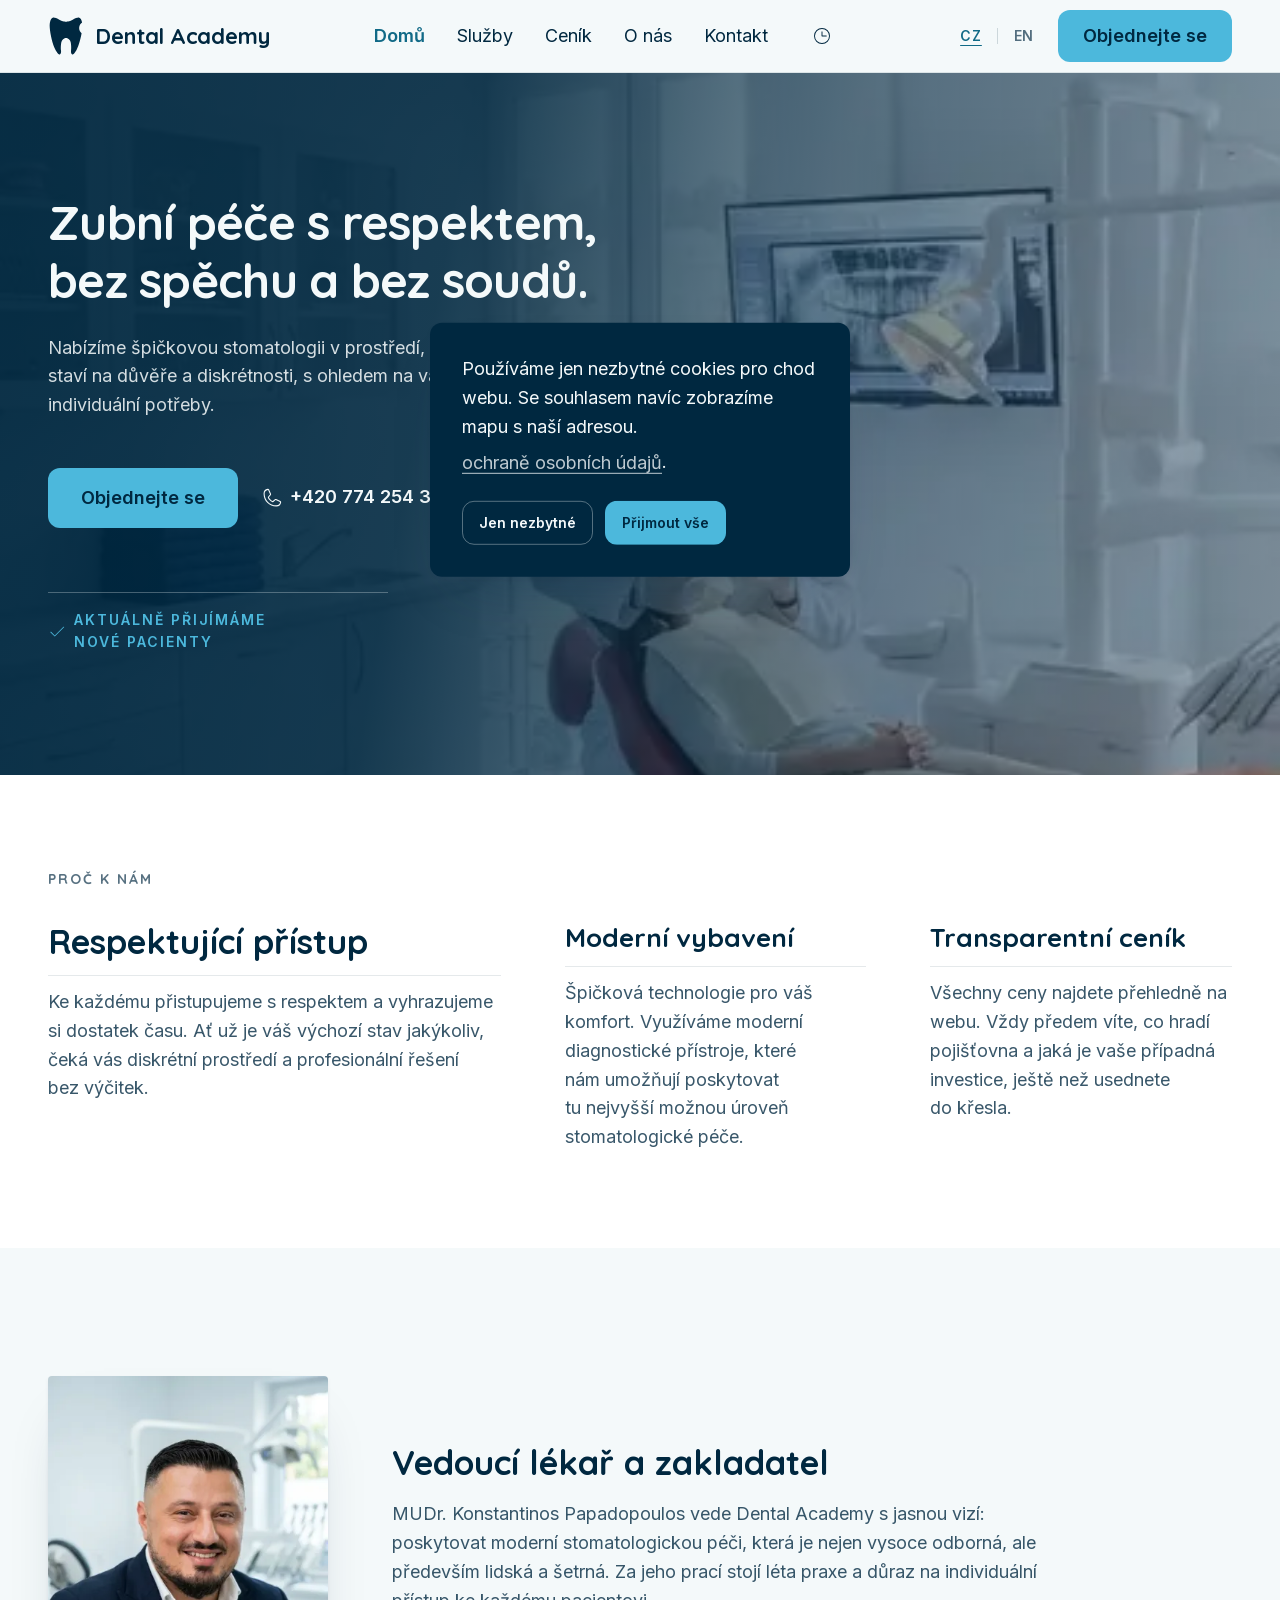
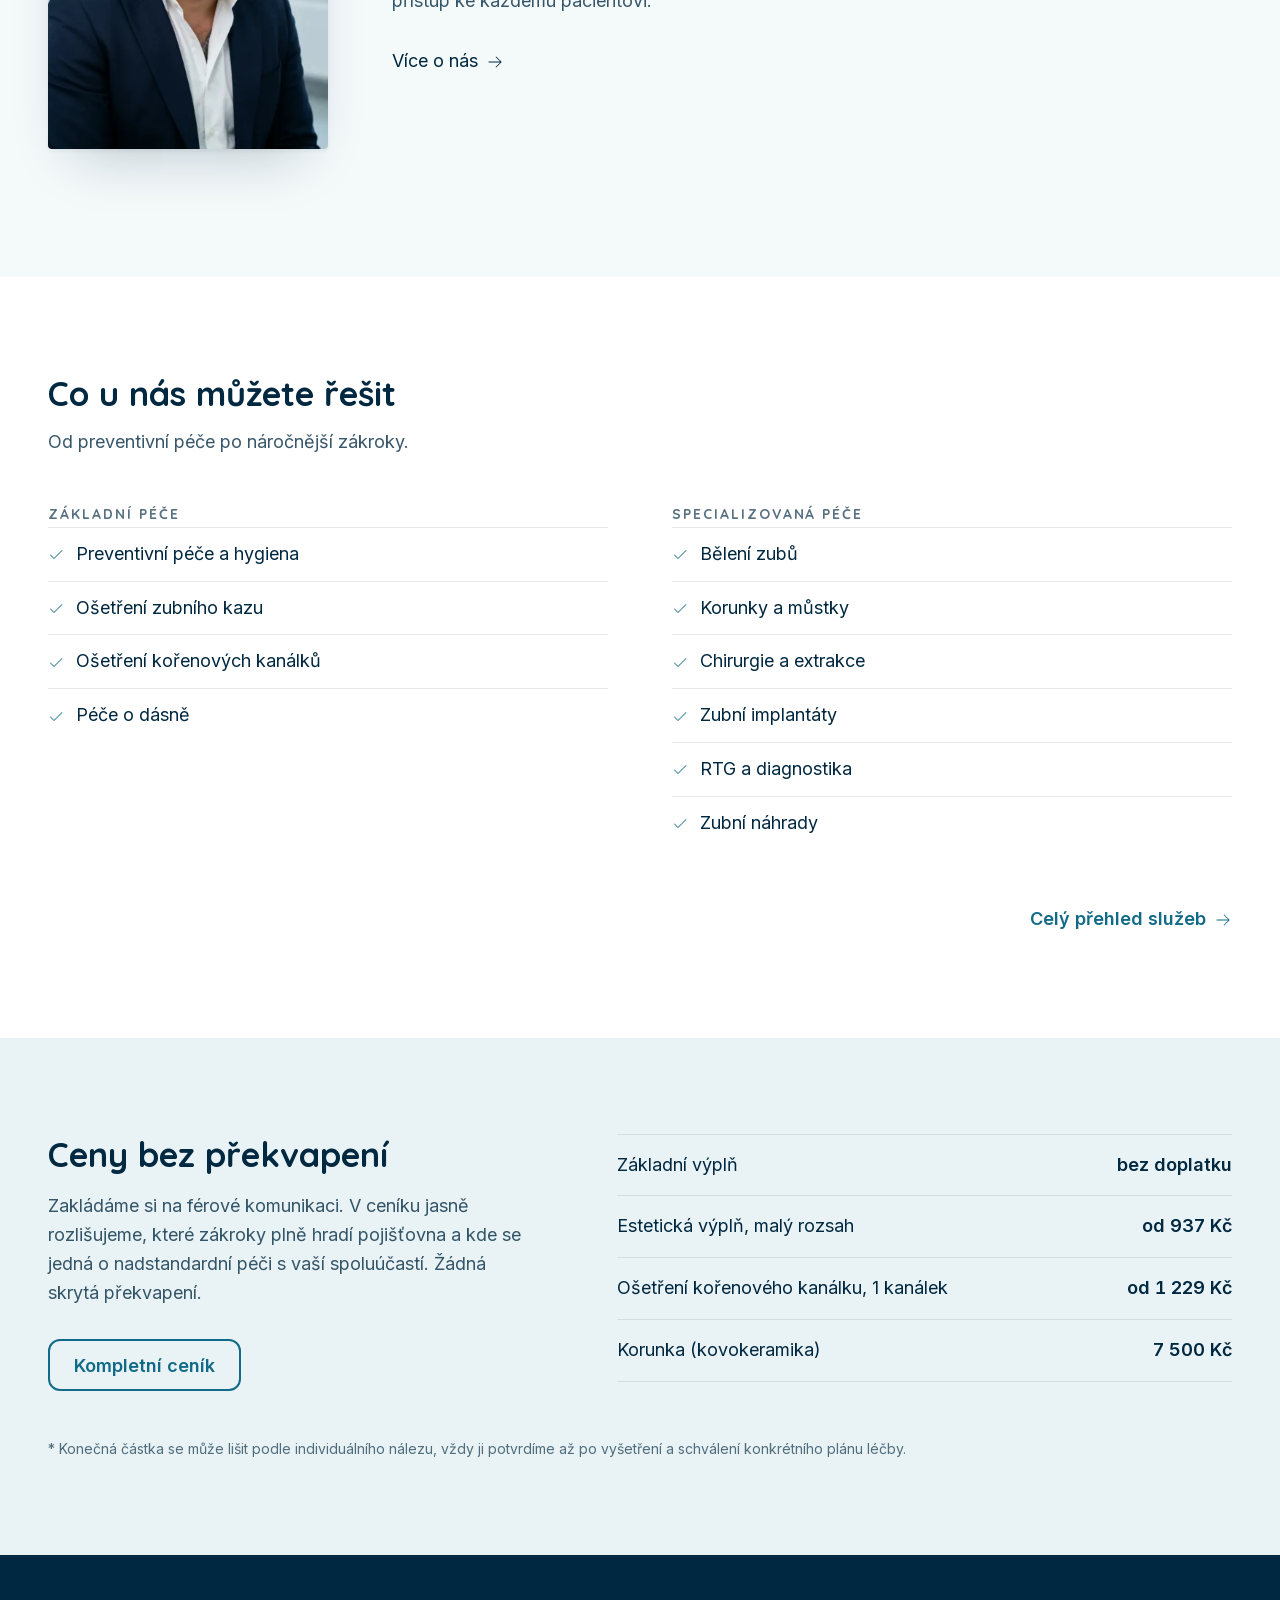
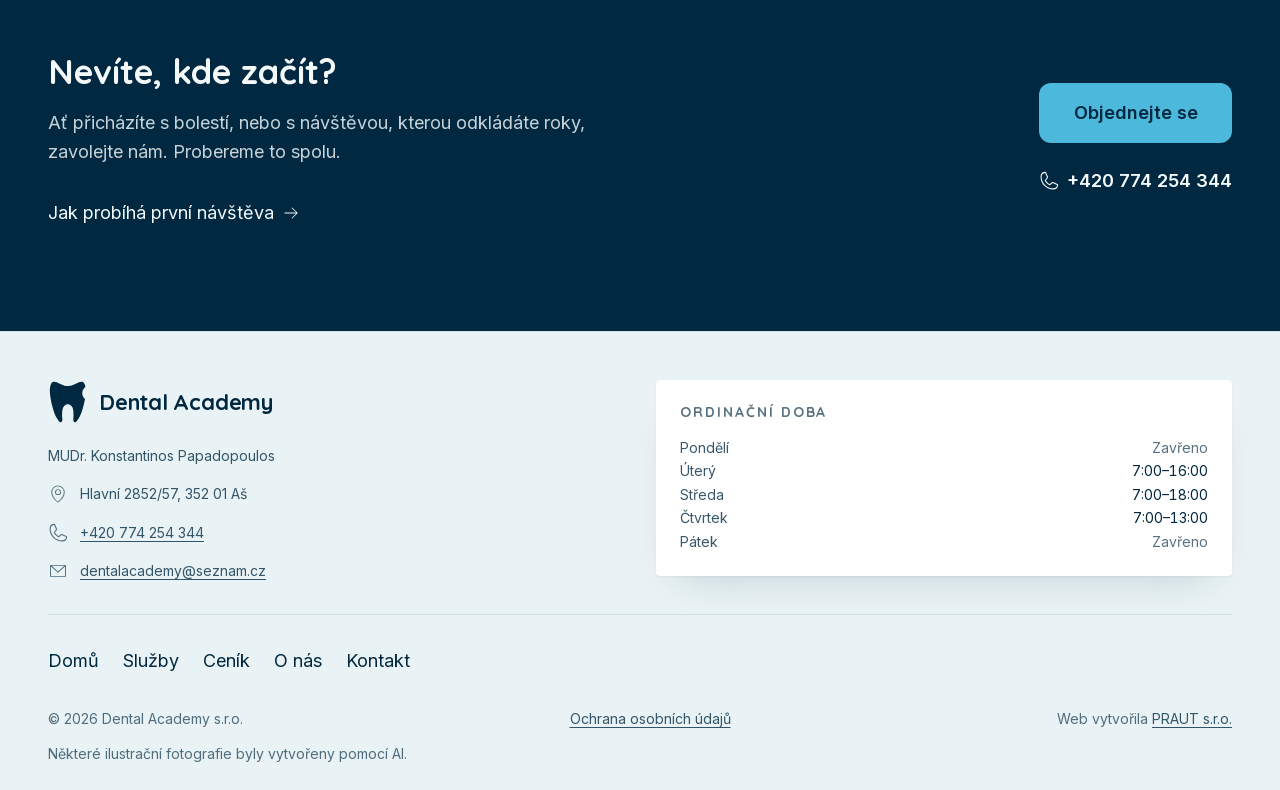
<file: index.html>
<!DOCTYPE html><html lang="cs" data-beasties-container><head>
    <meta charset="utf-8">
    <title>Dental Academy, zubní ordinace v Aši</title>
    <base href="/">
    <meta name="viewport" content="width=device-width, initial-scale=1"><link rel="preload" as="image" type="image/webp" href="img/mockup/hero-01-osetreni-mobile-600.webp" imagesrcset="img/mockup/hero-01-osetreni-mobile-480.webp 480w, img/mockup/hero-01-osetreni-mobile-600.webp 600w" imagesizes="100vw" media="(max-width: 767px)" fetchpriority="high"><link rel="preload" as="image" type="image/webp" href="img/mockup/hero-01-osetreni.webp" media="(min-width: 768px)" fetchpriority="high">
    <link rel="icon" type="image/x-icon" href="favicon.ico">
    <link rel="apple-touch-icon" href="apple-touch-icon.png">

  <style>@font-face{font-family:Quicksand;font-style:normal;font-weight:700;font-display:swap;src:url("./media/quicksand-700-latin-ext-optimized-O6MUIEZ3.woff2") format("woff2");unicode-range:U+0100-02BA,U+02BD-02C5,U+02C7-02CC,U+02CE-02D7,U+02DD-02FF,U+0304,U+0308,U+0329,U+1D00-1DBF,U+1E00-1E9F,U+1EF2-1EFF,U+2020,U+20A0-20AB,U+20AD-20C0,U+2113,U+2C60-2C7F,U+A720-A7FF}@font-face{font-family:Quicksand;font-style:normal;font-weight:700;font-display:swap;src:url("./media/quicksand-700-latin-optimized-QVDMFVZS.woff2") format("woff2");unicode-range:U+0000-00FF,U+0131,U+0152-0153,U+02BB-02BC,U+02C6,U+02DA,U+02DC,U+0304,U+0308,U+0329,U+2000-206F,U+20AC,U+2122,U+2191,U+2193,U+2212,U+2215,U+FEFF,U+FFFD}@font-face{font-family:Inter;font-style:normal;font-weight:400;font-display:swap;src:url("./media/inter-400-latin-ext-optimized-43ESOUTK.woff2") format("woff2");unicode-range:U+0100-02BA,U+02BD-02C5,U+02C7-02CC,U+02CE-02D7,U+02DD-02FF,U+0304,U+0308,U+0329,U+1D00-1DBF,U+1E00-1E9F,U+1EF2-1EFF,U+2020,U+20A0-20AB,U+20AD-20C0,U+2113,U+2C60-2C7F,U+A720-A7FF}@font-face{font-family:Inter;font-style:normal;font-weight:400;font-display:swap;src:url("./media/inter-400-latin-optimized-SEBSPGC4.woff2") format("woff2");unicode-range:U+0000-00FF,U+0131,U+0152-0153,U+02BB-02BC,U+02C6,U+02DA,U+02DC,U+0304,U+0308,U+0329,U+2000-206F,U+20AC,U+2122,U+2191,U+2193,U+2212,U+2215,U+FEFF,U+FFFD}@font-face{font-family:Inter;font-style:normal;font-weight:600;font-display:swap;src:url("./media/inter-600-latin-ext-optimized-PHTYKVMK.woff2") format("woff2");unicode-range:U+0100-02BA,U+02BD-02C5,U+02C7-02CC,U+02CE-02D7,U+02DD-02FF,U+0304,U+0308,U+0329,U+1D00-1DBF,U+1E00-1E9F,U+1EF2-1EFF,U+2020,U+20A0-20AB,U+20AD-20C0,U+2113,U+2C60-2C7F,U+A720-A7FF}@font-face{font-family:Inter;font-style:normal;font-weight:600;font-display:swap;src:url("./media/inter-600-latin-optimized-3DX67WTJ.woff2") format("woff2");unicode-range:U+0000-00FF,U+0131,U+0152-0153,U+02BB-02BC,U+02C6,U+02DA,U+02DC,U+0304,U+0308,U+0329,U+2000-206F,U+20AC,U+2122,U+2191,U+2193,U+2212,U+2215,U+FEFF,U+FFFD}:root{--da-navy-900: #002840;--da-turquoise-500: #4cb8dc;--da-turquoise-700: #116a87;--da-purple-500: #8c5096;--da-ice-050: #f4f9fa;--da-ice-100: #e9f3f5;--da-white: #ffffff;--da-red-600: #a23b2e;--da-amber-700: #8f5700;--surface: var(--da-ice-050);--panel: var(--da-white);--panel-tint: var(--da-ice-100);--panel-dark: var(--da-navy-900);--ink: var(--da-navy-900);--ink-soft: rgb(0 40 64 / .78);--ink-faint: rgb(0 40 64 / .66);--ink-ghost: rgb(0 40 64 / .1);--ink-inverse: var(--da-ice-050);--accent: var(--da-turquoise-700);--accent-vivid: var(--da-turquoise-500);--rare: var(--da-purple-500);--border: rgb(0 40 64 / .16);--border-soft: rgb(0 40 64 / .1);--good: var(--da-turquoise-700);--bad: var(--da-red-600);--warn: var(--da-amber-700);--font-heading: "Quicksand", sans-serif;--font-body: "Inter", sans-serif;--text-h1: clamp(30px, 4.2vw, 48px);--text-h2: clamp(26px, 3vw, 34px);--text-h3: clamp(22px, 2.2vw, 26px);--text-body: 18px;--text-small: 14px;--leading-h1: 1.2;--leading-h2: 1.25;--leading-h3: 1.3;--leading-body: 1.6;--leading-small: 1.4;--tracking-kicker: .14em;--space-1: 4px;--space-2: 8px;--space-3: 12px;--space-4: 16px;--space-5: 24px;--space-6: 32px;--space-7: 48px;--space-8: 64px;--space-9: 96px;--space-10: 128px;--radius-surface: 4px;--radius-control: 12px;--shadow-sm: 0 1px 2px rgb(0 40 64 / .05), 0 20px 40px -24px rgb(0 40 64 / .22);--shadow-md: 0 2px 4px rgb(0 40 64 / .06), 0 28px 56px -28px rgb(0 40 64 / .28);--motion-fast: .15s;--motion-medium: .25s;--motion-slow: .4s;--motion-zoom: .7s;--motion-crossfade: 2s;--motion-hero-interval: 4s;--ease: cubic-bezier(.4, 0, .2, 1);--z-base: 0;--z-sticky: 100;--z-dropdown: 200;--z-overlay: 300;--z-cookie: 400;--container: 1200px;--container-wide: 1440px;--gutter: clamp(16px, 4vw, 48px);--tap-target-min: 44px;--focus-ring-width: 3px;--focus-ring-offset: 2px;--focus-ring-color: var(--da-turquoise-700)}*,*:before,*:after{box-sizing:border-box}*{margin:0}html{scroll-behavior:smooth;scroll-padding-top:var(--space-9);-webkit-text-size-adjust:100%}body{background:var(--surface);color:var(--ink);font-family:var(--font-body);font-size:var(--text-body);line-height:var(--leading-body);font-weight:400;-webkit-font-smoothing:antialiased;text-rendering:optimizeLegibility;min-height:100dvh}h1,h2,h3{font-family:var(--font-heading);font-weight:700;text-wrap:balance}h1{font-size:var(--text-h1);line-height:var(--leading-h1);letter-spacing:-.015em}h2{font-size:var(--text-h2);line-height:var(--leading-h2)}h3{font-size:var(--text-h3);line-height:var(--leading-h3)}p{text-wrap:pretty}a{color:var(--accent);text-underline-offset:.2em;transition:color var(--motion-fast) var(--ease)}img,picture,svg{display:block;max-width:100%}button{font:inherit;color:inherit}@media(prefers-reduced-motion:reduce){html{scroll-behavior:auto}*,*:before,*:after{animation-duration:.01ms!important;animation-iteration-count:1!important;transition-duration:.01ms!important;scroll-behavior:auto!important}}
</style><link rel="stylesheet" href="styles-Z6CKCNIZ.css" media="print" onload="this.media='all'"><noscript><link rel="stylesheet" href="styles-Z6CKCNIZ.css"></noscript><style ng-app-id="ng">main[_ngcontent-ng-c197762682]{display:block;outline:none}</style><meta name="description" content="Zubní ordinace Dental Academy v Aši. MUDr. Konstantinos Papadopoulos nabízí moderní stomatologickou péči a přijímá nové pacienty."><meta name="robots" content="index, follow, max-image-preview:large"><meta property="og:title" content="Dental Academy, zubní ordinace v Aši"><meta property="og:description" content="Zubní ordinace Dental Academy v Aši. MUDr. Konstantinos Papadopoulos nabízí moderní stomatologickou péči a přijímá nové pacienty."><meta property="og:url" content="https://dentalacademyas.cz/"><meta property="og:type" content="website"><meta property="og:site_name" content="Dental Academy"><meta property="og:locale" content="cs_CZ"><meta property="og:image" content="https://dentalacademyas.cz/apple-touch-icon.png"><meta name="twitter:card" content="summary"><meta name="twitter:title" content="Dental Academy, zubní ordinace v Aši"><meta name="twitter:description" content="Zubní ordinace Dental Academy v Aši. MUDr. Konstantinos Papadopoulos nabízí moderní stomatologickou péči a přijímá nové pacienty."><style ng-app-id="ng">a[_ngcontent-ng-c2454751825]{position:absolute;z-index:var(--z-cookie);top:0;left:var(--space-4);transform:translateY(-120%);display:inline-flex;align-items:center;min-height:var(--tap-target-min);padding-inline:var(--space-5);background:var(--panel);color:var(--ink);border-radius:var(--radius-control);box-shadow:var(--shadow-md);text-decoration:none;font-weight:600;transition:transform var(--motion-fast) var(--ease)}a[_ngcontent-ng-c2454751825]:focus-visible{transform:translateY(var(--space-3))}</style><style ng-app-id="ng">header[_ngcontent-ng-c871143590]{position:sticky;top:0;z-index:var(--z-sticky);background:color-mix(in srgb,var(--surface) 88%,transparent);-webkit-backdrop-filter:blur(10px);backdrop-filter:blur(10px);border-bottom:1px solid var(--border-soft)}.bar[_ngcontent-ng-c871143590]{display:flex;align-items:center;justify-content:space-between;gap:var(--space-5);min-height:72px}.brand[_ngcontent-ng-c871143590]{display:inline-flex;color:var(--ink);text-decoration:none;flex:none}.desktop[_ngcontent-ng-c871143590]{display:none}nav.desktop[_ngcontent-ng-c871143590]   ul[_ngcontent-ng-c871143590]{list-style:none;padding:0;display:flex;align-items:center;gap:var(--space-6)}.hours[_ngcontent-ng-c871143590]{position:relative}.hours[_ngcontent-ng-c871143590]   summary[_ngcontent-ng-c871143590]{display:inline-flex;align-items:center;justify-content:center;min-width:var(--tap-target-min);min-height:var(--tap-target-min);color:var(--ink);cursor:pointer;list-style:none;transition:color var(--motion-fast) var(--ease)}.hours[_ngcontent-ng-c871143590]   summary[_ngcontent-ng-c871143590]::-webkit-details-marker{display:none}.hours[_ngcontent-ng-c871143590]   summary[_ngcontent-ng-c871143590]:hover, .hours[open][_ngcontent-ng-c871143590]   summary[_ngcontent-ng-c871143590]{color:var(--accent)}.hours-card[_ngcontent-ng-c871143590]{position:absolute;top:calc(100% + var(--space-3));right:0;z-index:var(--z-dropdown);padding:var(--space-4) var(--space-5);background:var(--panel);border-radius:var(--radius-surface);box-shadow:var(--shadow-md)}.hours-card[_ngcontent-ng-c871143590]   dl[_ngcontent-ng-c871143590]{margin:0;display:grid;grid-template-columns:auto 1fr;gap:var(--space-1) var(--space-4);font-size:var(--text-small);line-height:var(--leading-small);white-space:nowrap}.hours-card[_ngcontent-ng-c871143590]   dt[_ngcontent-ng-c871143590]{color:var(--ink-soft)}.hours-card[_ngcontent-ng-c871143590]   dd[_ngcontent-ng-c871143590]{margin:0;font-variant-numeric:tabular-nums}.hours-card[_ngcontent-ng-c871143590]   dd.closed[_ngcontent-ng-c871143590]{color:var(--ink-faint)}.actions[_ngcontent-ng-c871143590]{display:flex;align-items:center;gap:var(--space-3);flex:none}.burger[_ngcontent-ng-c871143590]{display:inline-flex;align-items:center;justify-content:center;min-width:var(--tap-target-min);min-height:var(--tap-target-min);background:transparent;border:0;border-radius:var(--radius-control);color:var(--ink);cursor:pointer;transition:background-color var(--motion-fast) var(--ease)}.burger[_ngcontent-ng-c871143590]:hover{background:var(--ink-ghost)}.cta[_ngcontent-ng-c871143590]{display:none}@media(min-width:480px){.cta[_ngcontent-ng-c871143590]{display:inline-flex}}@media(min-width:1280px){.desktop[_ngcontent-ng-c871143590]{display:inline-flex}.burger[_ngcontent-ng-c871143590]{display:none}}</style><style ng-app-id="ng">[_nghost-ng-c1360616720]{display:contents}.banner[_ngcontent-ng-c1360616720]{position:fixed;top:50%;left:50%;transform:translate(-50%,-50%);z-index:var(--z-cookie);width:calc(100% - var(--space-4) * 2);max-width:420px;display:grid;gap:var(--space-4);padding:var(--space-6);background:var(--panel-dark);border-radius:var(--radius-control);box-shadow:var(--shadow-md);--ink: var(--ink-inverse);--ink-soft: rgb(244 249 250 / .78);--border: rgb(244 249 250 / .35);--accent: var(--accent-vivid);color:var(--ink);animation:_ngcontent-ng-c1360616720_fade-in var(--motion-slow) var(--ease)}.actions[_ngcontent-ng-c1360616720]{display:flex;flex-wrap:wrap;gap:var(--space-3)}@keyframes _ngcontent-ng-c1360616720_fade-in{0%{opacity:0;transform:translate(-50%,-50%) scale(.96)}to{opacity:1;transform:translate(-50%,-50%) scale(1)}}</style><style ng-app-id="ng">[_nghost-ng-c3181076983]{display:block;width:min(100% - 2 * var(--gutter),var(--_max, var(--container)));margin-inline:auto}</style><style ng-app-id="ng">[_nghost-ng-c3826198548]{display:inline-flex;align-items:center;gap:var(--space-3);color:inherit}.mark[_ngcontent-ng-c3826198548]{height:max(32px,1px * var(--_size, 40));width:auto;aspect-ratio:103.21/116.48}.wordmark[_ngcontent-ng-c3826198548]{font-family:var(--font-heading);font-weight:700;font-size:clamp(18px,2vw,22px);line-height:1.1;letter-spacing:-.01em;white-space:nowrap}</style><style ng-app-id="ng">[_nghost-ng-c3883181231]{display:inline-flex;flex:none;color:inherit}svg[_ngcontent-ng-c3883181231]{width:calc(1px * var(--_size, 24));height:calc(1px * var(--_size, 24))}</style><style ng-app-id="ng">nav[_ngcontent-ng-c47568377]{display:inline-flex;align-items:center;gap:var(--space-1)}a[_ngcontent-ng-c47568377]{display:inline-flex;align-items:center;justify-content:center;min-width:var(--tap-target-min);min-height:var(--tap-target-min);color:var(--ink-faint);text-decoration:none;font-size:var(--text-small);font-weight:600;letter-spacing:.06em;border-radius:var(--radius-control);transition:color var(--motion-fast) var(--ease)}a[_ngcontent-ng-c47568377]:hover{color:var(--ink)}a.is-current[_ngcontent-ng-c47568377]{color:var(--accent);text-decoration:underline;text-underline-offset:.3em}.sep[_ngcontent-ng-c47568377]{width:1px;height:16px;background:var(--border)}.sr-only[_ngcontent-ng-c47568377]{position:absolute;width:1px;height:1px;padding:0;margin:-1px;overflow:hidden;clip-path:inset(50%);white-space:nowrap;border:0}</style><style ng-app-id="ng">[_nghost-ng-c1597601124]{display:inline-flex;align-items:center;justify-content:center;gap:var(--space-2);border-radius:var(--radius-control);border:1px solid transparent;font-family:var(--font-body);font-weight:600;line-height:1.2;text-align:center;text-decoration:none;cursor:pointer;max-width:100%;transition:background-color var(--motion-fast) var(--ease),border-color var(--motion-fast) var(--ease),color var(--motion-fast) var(--ease)}.size-sm[_nghost-ng-c1597601124]{min-height:var(--tap-target-min);padding-inline:var(--space-4);font-size:var(--text-small)}.size-md[_nghost-ng-c1597601124]{min-height:52px;padding-inline:var(--space-5);font-size:var(--text-body)}.size-lg[_nghost-ng-c1597601124]{min-height:60px;padding-inline:var(--space-6);font-size:var(--text-body)}.appearance-primary[_nghost-ng-c1597601124]{background:var(--accent-vivid);color:var(--da-navy-900)}.appearance-primary[_nghost-ng-c1597601124]:hover{background:var(--accent);color:var(--ink-inverse)}.appearance-secondary[_nghost-ng-c1597601124]{background:transparent;border-color:var(--border);color:var(--ink)}.appearance-secondary[_nghost-ng-c1597601124]:hover{border-color:var(--accent);color:var(--accent)}.appearance-ghost[_nghost-ng-c1597601124]{background:transparent;color:var(--accent);padding-inline:var(--space-3)}.appearance-ghost[_nghost-ng-c1597601124]:hover{background:var(--ink-ghost)}.is-full[_nghost-ng-c1597601124]{width:100%}.is-loading[_nghost-ng-c1597601124], [disabled][_nghost-ng-c1597601124]{opacity:.55;cursor:not-allowed;pointer-events:none}</style><style ng-app-id="ng">[_nghost-ng-c4016984144]{color:var(--accent);text-underline-offset:.2em;transition:color var(--motion-fast) var(--ease)}.variant-inline[_nghost-ng-c4016984144]{text-decoration:underline}.variant-inline[_nghost-ng-c4016984144]:hover{color:var(--ink)}.variant-nav[_nghost-ng-c4016984144]{color:var(--ink);text-decoration:none;display:inline-flex;align-items:center;min-height:var(--tap-target-min)}.variant-nav[_nghost-ng-c4016984144]:hover{color:var(--accent)}.variant-quiet[_nghost-ng-c4016984144]{color:var(--ink-soft);text-decoration:underline;text-decoration-color:currentColor;display:inline-flex;align-items:center;min-height:var(--tap-target-min)}.variant-quiet[_nghost-ng-c4016984144]:hover{color:var(--ink)}.is-active[_nghost-ng-c4016984144]{color:var(--accent);font-weight:700}</style><style ng-app-id="ng">footer[_ngcontent-ng-c4214038375]{background:var(--panel-tint);border-top:1px solid var(--border-soft);padding-block:var(--space-7) var(--space-5)}.grid[_ngcontent-ng-c4214038375]{display:grid;grid-template-columns:minmax(0,1fr);align-items:start;gap:var(--space-6)}@media(min-width:768px){.grid[_ngcontent-ng-c4214038375]{grid-template-columns:repeat(2,minmax(0,1fr))}}.hours-wrap[_ngcontent-ng-c4214038375]{width:100%;min-width:0}.brand[_ngcontent-ng-c4214038375]{min-width:0}h2[_ngcontent-ng-c4214038375]{font-size:var(--text-small);letter-spacing:var(--tracking-kicker);text-transform:uppercase;color:var(--ink-faint);margin-bottom:var(--space-4)}.card[_ngcontent-ng-c4214038375]{padding:var(--space-5);background:var(--panel);border-radius:var(--radius-surface);box-shadow:var(--shadow-sm)}.doctor[_ngcontent-ng-c4214038375]{margin-top:var(--space-3);color:var(--ink-soft);font-size:var(--text-small)}.contact[_ngcontent-ng-c4214038375], .links[_ngcontent-ng-c4214038375], .legal[_ngcontent-ng-c4214038375]{list-style:none;padding:0}.contact[_ngcontent-ng-c4214038375]{display:flex;flex-direction:column;gap:var(--space-4);margin-top:var(--space-4);font-size:var(--text-small);line-height:var(--leading-body)}.contact[_ngcontent-ng-c4214038375]   li[_ngcontent-ng-c4214038375]{display:flex;align-items:center;gap:var(--space-3);margin:0;padding:0;color:var(--ink-soft)}.contact[_ngcontent-ng-c4214038375]   da-icon[_ngcontent-ng-c4214038375]{display:flex;align-items:center;justify-content:center;width:20px;height:20px;flex-shrink:0;color:var(--ink-faint)}.contact[_ngcontent-ng-c4214038375]   a[_ngcontent-ng-c4214038375], .contact[_ngcontent-ng-c4214038375]   span[_ngcontent-ng-c4214038375]{margin:0;padding:0;min-height:0;font-size:inherit;line-height:inherit;min-width:0;max-width:100%;overflow-wrap:anywhere}.hours[_ngcontent-ng-c4214038375]{margin:0;display:grid;grid-template-columns:minmax(0,1fr) auto;gap:var(--space-1) var(--space-4);font-size:var(--text-small);line-height:var(--leading-small)}.hours[_ngcontent-ng-c4214038375]   dt[_ngcontent-ng-c4214038375]{color:var(--ink-soft)}.hours[_ngcontent-ng-c4214038375]   dd[_ngcontent-ng-c4214038375]{margin:0;text-align:right;font-variant-numeric:tabular-nums}.hours[_ngcontent-ng-c4214038375]   dd.closed[_ngcontent-ng-c4214038375]{color:var(--ink-faint)}.navigation[_ngcontent-ng-c4214038375]{margin-top:var(--space-6);padding-block:var(--space-5) 0;border-top:1px solid var(--border-soft)}.links[_ngcontent-ng-c4214038375], .legal[_ngcontent-ng-c4214038375]{display:flex;flex-wrap:wrap;align-items:center;gap:var(--space-2) var(--space-5)}.bottom[_ngcontent-ng-c4214038375]{margin-top:var(--space-5);display:flex;flex-wrap:wrap;align-items:baseline;font-size:var(--text-small);color:var(--ink-faint);justify-content:space-between;gap:var(--space-5)}.bottom[_ngcontent-ng-c4214038375]   a[_ngcontent-ng-c4214038375]{align-items:center;margin-block:calc((var(--space-5) - var(--tap-target-min)) / 2)}.copyright[_ngcontent-ng-c4214038375], .credit[_ngcontent-ng-c4214038375], .ai-note[_ngcontent-ng-c4214038375]{font-size:var(--text-small);color:var(--ink-faint)}.copyright[_ngcontent-ng-c4214038375], .credit[_ngcontent-ng-c4214038375]{min-width:0;overflow-wrap:anywhere}.ai-note[_ngcontent-ng-c4214038375]{margin-top:var(--space-3)}</style><style ng-app-id="ng">.about-teaser[_ngcontent-ng-c872885681]{display:grid;gap:var(--space-6)}@media(min-width:480px){.about-teaser[_ngcontent-ng-c872885681]{grid-template-columns:280px 1fr;align-items:center;gap:var(--space-8)}}.photo[_ngcontent-ng-c872885681]{aspect-ratio:3/4;overflow:hidden;border-radius:var(--radius-surface);box-shadow:var(--shadow-md)}.photo[_ngcontent-ng-c872885681]   img[_ngcontent-ng-c872885681]{width:100%;height:100%;object-fit:cover;transition:transform var(--motion-zoom) var(--ease)}.photo[_ngcontent-ng-c872885681]:hover   img[_ngcontent-ng-c872885681]{transform:scale(1.04)}.about-teaser[_ngcontent-ng-c872885681]   .text[_ngcontent-ng-c872885681]{max-width:60ch}.about-teaser[_ngcontent-ng-c872885681]   .text[_ngcontent-ng-c872885681]   p[_ngcontent-ng-c872885681]{margin-top:var(--space-4);color:var(--ink-soft)}.about-teaser[_ngcontent-ng-c872885681]   .text[_ngcontent-ng-c872885681]   a[_ngcontent-ng-c872885681]{margin-top:var(--space-5);display:inline-flex;gap:var(--space-2)}.services-head[_ngcontent-ng-c872885681]{margin-bottom:var(--space-7)}.services-head[_ngcontent-ng-c872885681]   p[_ngcontent-ng-c872885681]{margin-top:var(--space-3);color:var(--ink-soft)}.services-groups[_ngcontent-ng-c872885681]{display:grid;gap:var(--space-7);margin-bottom:var(--space-7)}@media(min-width:768px){.services-groups[_ngcontent-ng-c872885681]{grid-template-columns:1fr 1fr;gap:var(--space-8)}}.group[_ngcontent-ng-c872885681]   h3[_ngcontent-ng-c872885681]{font-size:var(--text-small);letter-spacing:var(--tracking-kicker);text-transform:uppercase;color:var(--ink-faint);margin-bottom:var(--space-1)}.group[_ngcontent-ng-c872885681]   ul[_ngcontent-ng-c872885681]{list-style:none;padding:0;margin:0}.group[_ngcontent-ng-c872885681]   li[_ngcontent-ng-c872885681]{display:flex;align-items:center;gap:var(--space-3);padding-block:var(--space-3);border-top:1px solid var(--border-soft);color:var(--ink)}.group[_ngcontent-ng-c872885681]   li[_ngcontent-ng-c872885681]   da-icon[_ngcontent-ng-c872885681]{flex-shrink:0;color:var(--accent)}.services-link-row[_ngcontent-ng-c872885681]{display:flex;justify-content:flex-end}.services-link[_ngcontent-ng-c872885681]{gap:var(--space-2);color:var(--accent);font-weight:600}.services-link[_ngcontent-ng-c872885681]:hover{color:var(--ink)}</style><style ng-app-id="ng">.hero[_ngcontent-ng-c1433052263]{position:relative;display:flex;align-items:center;min-height:min(78vh,720px);padding-block:var(--space-9);background:var(--panel-dark);color:var(--ink-inverse);overflow:hidden}.media[_ngcontent-ng-c1433052263]{position:absolute;inset:0;z-index:0}.media[_ngcontent-ng-c1433052263]   img[_ngcontent-ng-c1433052263]{position:absolute;inset:0;width:100%;height:100%;object-fit:cover;opacity:0;transition:none}.media.is-rotating[_ngcontent-ng-c1433052263]   img[_ngcontent-ng-c1433052263]{transition:opacity var(--motion-crossfade) var(--ease)}.media[_ngcontent-ng-c1433052263]   img.is-active[_ngcontent-ng-c1433052263]{opacity:1}.placeholder[_ngcontent-ng-c1433052263]{position:absolute;inset:0;display:grid;place-items:center;background:repeating-linear-gradient(45deg,rgba(244,249,250,.03) 0 12px,transparent 12px 24px),var(--panel-dark)}.placeholder[_ngcontent-ng-c1433052263]   span[_ngcontent-ng-c1433052263]{font-size:var(--text-small);letter-spacing:var(--tracking-kicker);text-transform:uppercase;color:#f4f9fa61;text-align:center;padding-inline:var(--space-5)}.hero[_ngcontent-ng-c1433052263]:after{content:"";position:absolute;inset:0;z-index:1;background:linear-gradient(100deg,#002840f0,#002840e6 34%,#0028408c 62%,#0028404d)}da-container[_ngcontent-ng-c1433052263]{position:relative;z-index:2}.content[_ngcontent-ng-c1433052263]   h1[_ngcontent-ng-c1433052263]{max-width:620px;text-wrap:balance}.lede[_ngcontent-ng-c1433052263]{margin-top:var(--space-5);max-width:34ch;color:#f4f9fadb}@media(min-width:1024px){.lede[_ngcontent-ng-c1433052263]{max-width:40ch}}.actions[_ngcontent-ng-c1433052263]{margin-top:var(--space-7);display:flex;flex-wrap:wrap;align-items:center;gap:var(--space-5)}.phone[_ngcontent-ng-c1433052263]{display:inline-flex;align-items:center;gap:var(--space-2);min-height:var(--tap-target-min);color:var(--ink-inverse);text-decoration:none;font-weight:600;transition:color var(--motion-fast) var(--ease)}.phone[_ngcontent-ng-c1433052263]:hover{color:var(--accent-vivid)}</style><style ng-app-id="ng">.layout[_ngcontent-ng-c4271296847]{display:block}.intro[_ngcontent-ng-c4271296847]{margin-bottom:var(--space-6)}.intro[_ngcontent-ng-c4271296847]   h2[_ngcontent-ng-c4271296847]{font-size:var(--text-small);letter-spacing:var(--tracking-kicker);text-transform:uppercase;color:var(--ink-faint)}.items[_ngcontent-ng-c4271296847]{list-style:none;padding:0;margin:0;display:flex;flex-direction:column;gap:var(--space-6)}@media(min-width:768px){.items[_ngcontent-ng-c4271296847]{flex-direction:row;align-items:flex-start;gap:var(--space-8)}}.items[_ngcontent-ng-c4271296847]   li[_ngcontent-ng-c4271296847]{padding-top:var(--space-5);border-top:1px solid var(--border-soft)}.items[_ngcontent-ng-c4271296847]   li.is-lead[_ngcontent-ng-c4271296847]{flex:1.5 1 0%}.items[_ngcontent-ng-c4271296847]   li[_ngcontent-ng-c4271296847]:not(.is-lead){flex:1 1 0%}@media(min-width:768px){.items[_ngcontent-ng-c4271296847]   li[_ngcontent-ng-c4271296847]{border-top:0;padding-top:0}}.items[_ngcontent-ng-c4271296847]   li.is-lead[_ngcontent-ng-c4271296847]   h3[_ngcontent-ng-c4271296847]{font-size:var(--text-h2);line-height:var(--leading-h2)}.items[_ngcontent-ng-c4271296847]   li.is-lead[_ngcontent-ng-c4271296847]   p[_ngcontent-ng-c4271296847]{max-width:54ch;font-size:var(--text-body)}.items[_ngcontent-ng-c4271296847]   h3[_ngcontent-ng-c4271296847]{padding-bottom:var(--space-3);margin-bottom:var(--space-3);border-bottom:1px solid var(--border-soft);text-wrap:balance}.items[_ngcontent-ng-c4271296847]   p[_ngcontent-ng-c4271296847]{color:var(--ink-soft);max-width:46ch;text-wrap:pretty}</style><style ng-app-id="ng">[_nghost-ng-c2319155291]{display:block}.tone-surface[_nghost-ng-c2319155291]{background:var(--surface)}.tone-panel[_nghost-ng-c2319155291]{background:var(--panel)}.tone-tint[_nghost-ng-c2319155291]{background:var(--panel-tint)}.tone-dark[_nghost-ng-c2319155291]{background:var(--panel-dark);--ink: var(--ink-inverse);--ink-soft: rgb(244 249 250 / .78);--ink-faint: rgb(244 249 250 / .62);--ink-ghost: rgb(244 249 250 / .12);--border: rgb(244 249 250 / .35);--border-soft: rgb(244 249 250 / .18);--accent: var(--accent-vivid);color:var(--ink)}.spacing-tight[_nghost-ng-c2319155291]{padding-block:var(--space-7)}.spacing-normal[_nghost-ng-c2319155291]{padding-block:var(--space-9)}.spacing-loose[_nghost-ng-c2319155291]{padding-block:var(--space-10)}</style><style ng-app-id="ng">[_nghost-ng-c3303436296]{display:block}.accepting[_ngcontent-ng-c3303436296]{display:inline-flex;align-items:center;gap:var(--space-2);margin-top:var(--space-8);padding-top:var(--space-4);border-top:1px solid rgba(244,249,250,.28);font-size:var(--text-small);font-weight:700;letter-spacing:var(--tracking-kicker);text-transform:uppercase;color:var(--accent-vivid);max-width:34ch;animation:_ngcontent-ng-c3303436296_accepting-pulse 2.4s ease-in-out infinite}@keyframes _ngcontent-ng-c3303436296_accepting-pulse{0%,to{opacity:1}50%{opacity:.55}}@media(prefers-reduced-motion:reduce){.accepting[_ngcontent-ng-c3303436296]{animation:none}}</style><link rel="canonical" href="https://dentalacademyas.cz/"><link rel="alternate" href="https://dentalacademyas.cz/" hreflang="cs"><link rel="alternate" href="https://dentalacademyas.cz/en/" hreflang="en"><link rel="alternate" href="https://dentalacademyas.cz/" hreflang="x-default"><script id="clinic-schema" type="application/ld+json">{"@context":"https://schema.org","@type":"Dentist","@id":"https://dentalacademyas.cz/#clinic","name":"Dental Academy s.r.o.","url":"https://dentalacademyas.cz/","telephone":"+420 774 254 344","email":"dentalacademy@seznam.cz","address":{"@type":"PostalAddress","streetAddress":"Hlavní 2852/57","addressLocality":"Aš","postalCode":"352 01","addressCountry":"CZ"},"openingHoursSpecification":[{"@type":"OpeningHoursSpecification","dayOfWeek":"Tuesday","opens":"07:00","closes":"16:00"},{"@type":"OpeningHoursSpecification","dayOfWeek":"Wednesday","opens":"07:00","closes":"18:00"},{"@type":"OpeningHoursSpecification","dayOfWeek":"Thursday","opens":"07:00","closes":"13:00"}]}</script><style ng-app-id="ng">.layout[_ngcontent-ng-c2683849791]{display:grid;gap:var(--space-7)}@media(min-width:1024px){.layout[_ngcontent-ng-c2683849791]{grid-template-columns:1fr 1.3fr;gap:var(--space-9);align-items:start}}.intro[_ngcontent-ng-c2683849791]   p[_ngcontent-ng-c2683849791]{margin-block:var(--space-4) var(--space-6);color:var(--ink-soft);max-width:46ch}.cta[_ngcontent-ng-c2683849791]{border-width:2px;border-color:var(--accent);color:var(--accent)}.cta[_ngcontent-ng-c2683849791]:hover{background:var(--accent);color:var(--ink-inverse)}.note[_ngcontent-ng-c2683849791]{margin-top:var(--space-7);color:var(--ink-faint);font-size:var(--text-small);line-height:var(--leading-small)}.warning[_ngcontent-ng-c2683849791]{margin-bottom:var(--space-5);padding:var(--space-4);background:var(--panel);border-left:3px solid var(--warn);border-radius:var(--radius-surface);font-size:var(--text-small);line-height:var(--leading-small);color:var(--ink-soft)}.warning[_ngcontent-ng-c2683849791]   strong[_ngcontent-ng-c2683849791]{color:var(--warn)}ul[_ngcontent-ng-c2683849791]{list-style:none;padding:0;margin:0}li[_ngcontent-ng-c2683849791]{display:grid;grid-template-columns:1fr auto;align-items:baseline;gap:var(--space-3);padding-block:var(--space-4);border-bottom:1px solid var(--border-soft)}li[_ngcontent-ng-c2683849791]:first-child{border-top:1px solid var(--border-soft)}.price[_ngcontent-ng-c2683849791]{text-align:right;white-space:nowrap;font-weight:600;font-variant-numeric:tabular-nums;color:var(--ink)}</style><style ng-app-id="ng">.layout[_ngcontent-ng-c3161794181]{display:grid;gap:var(--space-7)}@media(min-width:1024px){.layout[_ngcontent-ng-c3161794181]{grid-template-columns:1.4fr auto;gap:var(--space-9);align-items:center}}p[_ngcontent-ng-c3161794181]{margin-top:var(--space-4);max-width:52ch;color:#f4f9fad1}.reassurance[_ngcontent-ng-c3161794181]{margin-top:var(--space-5);gap:var(--space-2)}.actions[_ngcontent-ng-c3161794181]{display:flex;flex-wrap:wrap;align-items:center;gap:var(--space-5)}@media(min-width:1024px){.actions[_ngcontent-ng-c3161794181]{flex-direction:column;align-items:stretch;gap:var(--space-4)}}.phone[_ngcontent-ng-c3161794181]{display:inline-flex;align-items:center;justify-content:center;gap:var(--space-2);min-height:var(--tap-target-min);color:var(--ink-inverse);text-decoration:none;font-weight:600;transition:color var(--motion-fast) var(--ease)}.phone[_ngcontent-ng-c3161794181]:hover{color:var(--accent-vivid)}</style></head>
  <body><!--nghm--><script type="text/javascript" id="ng-event-dispatch-contract">(()=>{function p(t,n,r,o,e,i,f,m){return{eventType:t,event:n,targetElement:r,eic:o,timeStamp:e,eia:i,eirp:f,eiack:m}}function u(t){let n=[],r=e=>{n.push(e)};return{c:t,q:n,et:[],etc:[],d:r,h:e=>{r(p(e.type,e,e.target,t,Date.now()))}}}function s(t,n,r){for(let o=0;o<n.length;o++){let e=n[o];(r?t.etc:t.et).push(e),t.c.addEventListener(e,t.h,r)}}function c(t,n,r,o,e=window){let i=u(t);e._ejsas||(e._ejsas={}),e._ejsas[n]=i,s(i,r),s(i,o,!0)}window.__jsaction_bootstrap=c;})();
</script><script>window.__jsaction_bootstrap(document.body,"ng",["click"],["load"]);</script>
    <app-root ng-version="21.2.20" _nghost-ng-c197762682 ngh="12" ng-server-context="ssg"><da-skip-link _ngcontent-ng-c197762682 _nghost-ng-c2454751825 ngh="0"><a _ngcontent-ng-c2454751825 fragment="obsah" queryparamshandling="preserve" href="/#obsah" jsaction="click:;">Přejít na hlavní obsah</a></da-skip-link><da-header _ngcontent-ng-c197762682 _nghost-ng-c871143590 ngh="3"><header _ngcontent-ng-c871143590><da-container _ngcontent-ng-c871143590 width="wide" _nghost-ng-c3181076983 style="--_max: var(--container-wide);" ngh="0"><div _ngcontent-ng-c871143590 class="bar"><a _ngcontent-ng-c871143590 class="brand" aria-label="Dental Academy, domovská stránka" href="/" jsaction="click:;"><da-logo _ngcontent-ng-c871143590 _nghost-ng-c3826198548 style="--_size: 40;" ngh="1"><svg _ngcontent-ng-c3826198548="" viewBox="85.02 15.29 103.21 116.48" fill="currentColor" aria-hidden="true" focusable="false" class="mark"><path _ngcontent-ng-c3826198548="" fill-rule="nonzero" d="M 155.742188 26.761719 C 146.433594 31.835938 137.515625 31.667969 137.515625 31.667969 C 137.515625 31.667969 128.539062 31.835938 119.230469 26.761719 C 108.804688 21.132812 103.285156 19.292969 98.9375 20.183594 C 94.589844 21.019531 89.015625 29.882812 90.074219 48.671875 C 91.078125 67.457031 99.105469 99.289062 105.851562 111.773438 C 112.652344 124.316406 116.832031 127.773438 119.230469 127.273438 C 121.683594 126.714844 123.96875 121.699219 122.910156 115.621094 C 121.851562 109.546875 122.238281 92.429688 125.863281 86.578125 C 130.882812 78.382812 137.515625 79.273438 137.515625 79.273438 C 137.515625 79.273438 144.09375 78.382812 149.164062 86.578125 C 152.789062 92.429688 153.125 109.546875 152.121094 115.621094 C 151.0625 121.699219 153.347656 126.714844 155.742188 127.273438 C 158.195312 127.773438 162.378906 124.316406 169.121094 111.773438 C 174.140625 102.519531 179.824219 82.730469 182.890625 65.449219 C 182.835938 65.449219 182.835938 65.449219 182.835938 65.449219 C 179.492188 62.664062 175.699219 57.867188 175.699219 50.230469 C 175.699219 40.8125 181.722656 35.738281 184.230469 34.007812 C 182.667969 25.203125 179.101562 20.796875 176.089844 20.183594 C 175.421875 20.015625 174.695312 19.960938 173.972656 19.960938 C 169.902344 19.960938 164.550781 22.023438 155.742188 26.761719 Z M 184.230469 34.007812 Z M 184.230469 34.007812 "/></svg><span _ngcontent-ng-c3826198548 class="wordmark">Dental Academy</span><!----></da-logo></a><nav _ngcontent-ng-c871143590 class="desktop" aria-label="Hlavní navigace"><ul _ngcontent-ng-c871143590><li _ngcontent-ng-c871143590><a _ngcontent-ng-c871143590 dalink variant="nav" routerlinkactive="is-active" _nghost-ng-c4016984144 class="variant-nav is-active" href="/" ngh="0" jsaction="click:;"> Domů </a></li><li _ngcontent-ng-c871143590><a _ngcontent-ng-c871143590 dalink variant="nav" routerlinkactive="is-active" _nghost-ng-c4016984144 class="variant-nav" href="/sluzby" ngh="0" jsaction="click:;"> Služby </a></li><li _ngcontent-ng-c871143590><a _ngcontent-ng-c871143590 dalink variant="nav" routerlinkactive="is-active" _nghost-ng-c4016984144 class="variant-nav" href="/cenik" ngh="0" jsaction="click:;"> Ceník </a></li><li _ngcontent-ng-c871143590><a _ngcontent-ng-c871143590 dalink variant="nav" routerlinkactive="is-active" _nghost-ng-c4016984144 class="variant-nav" href="/o-nas" ngh="0" jsaction="click:;"> O nás </a></li><li _ngcontent-ng-c871143590><a _ngcontent-ng-c871143590 dalink variant="nav" routerlinkactive="is-active" _nghost-ng-c4016984144 class="variant-nav" href="/kontakt" ngh="0" jsaction="click:;"> Kontakt </a></li><!----><li _ngcontent-ng-c871143590><details _ngcontent-ng-c871143590 class="hours"><summary _ngcontent-ng-c871143590 title="Ordinační doba" aria-label="Ordinační doba"><da-icon _ngcontent-ng-c871143590 name="clock" _nghost-ng-c3883181231 style="--_size: 20;" ngh="2"><svg _ngcontent-ng-c3883181231="" viewBox="0 0 256 256" fill="currentColor" focusable="false" aria-hidden="true"><g _ngcontent-ng-c3883181231="" transform-origin="128 128"><path _ngcontent-ng-c3883181231="" d="M128,26A102,102,0,1,0,230,128,102.12,102.12,0,0,0,128,26Zm0,192a90,90,0,1,1,90-90A90.1,90.1,0,0,1,128,218Zm62-90a6,6,0,0,1-6,6H128a6,6,0,0,1-6-6V72a6,6,0,0,1,12,0v50h50A6,6,0,0,1,190,128Z"/><!----></g></svg></da-icon></summary><div _ngcontent-ng-c871143590 class="hours-card"><dl _ngcontent-ng-c871143590><dt _ngcontent-ng-c871143590>Pondělí</dt><dd _ngcontent-ng-c871143590 class="closed">Zavřeno</dd><dt _ngcontent-ng-c871143590>Úterý</dt><dd _ngcontent-ng-c871143590 class>7:00–16:00</dd><dt _ngcontent-ng-c871143590>Středa</dt><dd _ngcontent-ng-c871143590 class>7:00–18:00</dd><dt _ngcontent-ng-c871143590>Čtvrtek</dt><dd _ngcontent-ng-c871143590 class>7:00–13:00</dd><dt _ngcontent-ng-c871143590>Pátek</dt><dd _ngcontent-ng-c871143590 class="closed">Zavřeno</dd><!----></dl></div></details></li></ul></nav><div _ngcontent-ng-c871143590 class="actions"><da-language-switcher _ngcontent-ng-c871143590 class="desktop" _nghost-ng-c47568377 ngh="0"><nav _ngcontent-ng-c47568377 aria-label="Volba jazyka / Language"><a _ngcontent-ng-c47568377 hreflang="cs" lang="cs" class="is-current" aria-current="true" href="/" jsaction="click:;"><span _ngcontent-ng-c47568377 aria-hidden="true" class="abbr">CZ</span><span _ngcontent-ng-c47568377 class="sr-only">Čeština</span></a><span _ngcontent-ng-c47568377 aria-hidden="true" class="sep"></span><a _ngcontent-ng-c47568377 hreflang="en" lang="en" class href="/en" jsaction="click:;"><span _ngcontent-ng-c47568377 aria-hidden="true" class="abbr">EN</span><span _ngcontent-ng-c47568377 class="sr-only">English</span></a></nav></da-language-switcher><a _ngcontent-ng-c871143590 dabutton class="cta appearance-primary da-btn size-md" _nghost-ng-c1597601124 href="tel:+420774254344" ngh="0">Objednejte se</a><button _ngcontent-ng-c871143590 type="button" class="burger" aria-label="Otevřít menu" aria-expanded="false" jsaction="click:;"><da-icon _ngcontent-ng-c871143590 name="list" _nghost-ng-c3883181231 style="--_size: 24;" ngh="2"><svg _ngcontent-ng-c3883181231="" viewBox="0 0 256 256" fill="currentColor" focusable="false" aria-hidden="true"><g _ngcontent-ng-c3883181231="" transform-origin="128 128"><path _ngcontent-ng-c3883181231="" d="M222,128a6,6,0,0,1-6,6H40a6,6,0,0,1,0-12H216A6,6,0,0,1,222,128ZM40,70H216a6,6,0,0,0,0-12H40a6,6,0,0,0,0,12ZM216,186H40a6,6,0,0,0,0,12H216a6,6,0,0,0,0-12Z"/><!----></g></svg></da-icon></button></div></div></da-container></header><!----><!----></da-header><main _ngcontent-ng-c197762682 id="obsah" tabindex="-1"><router-outlet _ngcontent-ng-c197762682></router-outlet><da-home-page _nghost-ng-c872885681 ngh="9"><da-hero _ngcontent-ng-c872885681 _nghost-ng-c1433052263 ngh="5"><section _ngcontent-ng-c1433052263 class="hero"><div _ngcontent-ng-c1433052263 aria-hidden="true" class="media"><picture _ngcontent-ng-c1433052263><!----><source _ngcontent-ng-c1433052263 media="(max-width: 767px)" sizes="100vw" srcset="img/mockup/hero-01-osetreni-mobile-480.webp 480w, img/mockup/hero-01-osetreni-mobile-600.webp 600w"><!----><img _ngcontent-ng-c1433052263 class="is-active" src="img/mockup/hero-01-osetreni.webp" alt="Zubní lékař ošetřuje pacientku v křesle, prosvětlená ordinace" width="1024" height="1025" fetchpriority="high" loading="eager" jsaction="load:;"></picture><!----><!----><!----><!----><!----><!----></div><da-container _ngcontent-ng-c1433052263 width="wide" _nghost-ng-c3181076983 style="--_max: var(--container-wide);" ngh="0"><div _ngcontent-ng-c1433052263 class="content"><h1 _ngcontent-ng-c1433052263>Zubní péče s&nbsp;respektem, bez spěchu a&nbsp;bez soudů.</h1><p _ngcontent-ng-c1433052263 class="lede">Nabízíme špičkovou stomatologii v&nbsp;prostředí, které staví na důvěře a&nbsp;diskrétnosti, s&nbsp;ohledem na vaše individuální potřeby.</p><div _ngcontent-ng-c1433052263 class="actions"><a _ngcontent-ng-c1433052263 dabutton size="lg" _nghost-ng-c1597601124 href="tel:+420774254344" class="appearance-primary da-btn size-lg" ngh="0">Objednejte se</a><a _ngcontent-ng-c1433052263 class="phone" href="tel:+420774254344"><da-icon _ngcontent-ng-c1433052263 name="phone" _nghost-ng-c3883181231 style="--_size: 20;" ngh="2"><svg _ngcontent-ng-c3883181231="" viewBox="0 0 256 256" fill="currentColor" focusable="false" aria-hidden="true"><g _ngcontent-ng-c3883181231="" transform-origin="128 128" transform="scale(1.15)"><path _ngcontent-ng-c3883181231="" d="M221.59,160.3l-47.24-21.17a14,14,0,0,0-13.28,1.22,4.81,4.81,0,0,0-.56.42l-24.69,21a1.88,1.88,0,0,1-1.68.06c-15.87-7.66-32.31-24-40-39.65a1.91,1.91,0,0,1,0-1.68l21.07-25a6.13,6.13,0,0,0,.42-.58,14,14,0,0,0,1.12-13.27L95.73,34.49a14,14,0,0,0-14.56-8.38A54.24,54.24,0,0,0,34,80c0,78.3,63.7,142,142,142a54.25,54.25,0,0,0,53.89-47.17A14,14,0,0,0,221.59,160.3ZM176,210C104.32,210,46,151.68,46,80A42.23,42.23,0,0,1,82.67,38h.23a2,2,0,0,1,1.84,1.31l21.1,47.11a2,2,0,0,1,0,1.67L84.73,113.15a4.73,4.73,0,0,0-.43.57,14,14,0,0,0-.91,13.73c8.87,18.16,27.17,36.32,45.53,45.19a14,14,0,0,0,13.77-1c.19-.13.38-.27.56-.42l24.68-21a1.92,1.92,0,0,1,1.6-.1l47.25,21.17a2,2,0,0,1,1.21,2A42.24,42.24,0,0,1,176,210Z"/><!----></g></svg></da-icon> +420 774 254 344 </a></div><da-accepting-patients _ngcontent-ng-c1433052263 _nghost-ng-c3303436296 ngh="4"><p _ngcontent-ng-c3303436296 class="accepting"><da-icon _ngcontent-ng-c3303436296 name="check" _nghost-ng-c3883181231 style="--_size: 18;" ngh="2"><svg _ngcontent-ng-c3883181231="" viewBox="0 0 256 256" fill="currentColor" focusable="false" aria-hidden="true"><g _ngcontent-ng-c3883181231="" transform-origin="128 128"><path _ngcontent-ng-c3883181231="" d="M228.24,76.24l-128,128a6,6,0,0,1-8.48,0l-56-56a6,6,0,0,1,8.48-8.48L96,191.51,219.76,67.76a6,6,0,0,1,8.48,8.48Z"/><!----></g></svg></da-icon> Aktuálně přijímáme nové pacienty </p><!----></da-accepting-patients></div></da-container></section></da-hero><da-feature-row _ngcontent-ng-c872885681 _nghost-ng-c4271296847 ngh="6"><da-section _ngcontent-ng-c4271296847 tone="panel" _nghost-ng-c2319155291 class="spacing-normal tone-panel" ngh="0"><da-container _ngcontent-ng-c4271296847 _nghost-ng-c3181076983 style="--_max: var(--container);" ngh="0"><div _ngcontent-ng-c4271296847 class="layout"><div _ngcontent-ng-c4271296847 class="intro"><h2 _ngcontent-ng-c4271296847>Proč k nám</h2></div><ul _ngcontent-ng-c4271296847 class="items"><li _ngcontent-ng-c4271296847 class="is-lead"><h3 _ngcontent-ng-c4271296847>Respektující přístup</h3><p _ngcontent-ng-c4271296847>Ke každému přistupujeme s respektem a vyhrazujeme si dostatek času. Ať už je váš výchozí stav jakýkoliv, čeká vás diskrétní prostředí a profesionální řešení bez výčitek.</p></li><li _ngcontent-ng-c4271296847 class><h3 _ngcontent-ng-c4271296847>Moderní vybavení</h3><p _ngcontent-ng-c4271296847>Špičková technologie pro váš komfort. Využíváme moderní diagnostické přístroje, které nám umožňují poskytovat tu nejvyšší možnou úroveň stomatologické péče.</p></li><li _ngcontent-ng-c4271296847 class><h3 _ngcontent-ng-c4271296847>Transparentní ceník</h3><p _ngcontent-ng-c4271296847>Všechny ceny najdete přehledně na webu. Vždy předem víte, co hradí pojišťovna a jaká je vaše případná investice, ještě než usednete do křesla.</p></li><!----></ul></div></da-container></da-section></da-feature-row><da-section _ngcontent-ng-c872885681 spacing="loose" _nghost-ng-c2319155291 class="spacing-loose tone-surface" ngh="0"><da-container _ngcontent-ng-c872885681 _nghost-ng-c3181076983 style="--_max: var(--container);" ngh="0"><div _ngcontent-ng-c872885681 class="about-teaser"><div _ngcontent-ng-c872885681 class="photo"><img _ngcontent-ng-c872885681 srcset="
                img/mockup/tym-lekar-384.webp 384w,
                img/mockup/tym-lekar-640.webp 640w,
                img/mockup/tym-lekar-768.webp 768w,
                img/mockup/tym-lekar.webp     896w
              " sizes="(min-width: 640px) 280px, calc(100vw - 32px)" width="896" height="1200" loading="lazy" decoding="async" src="img/mockup/tym-lekar.webp" alt="MUDr. Konstantinos Papadopoulos v ordinaci Dental Academy"></div><div _ngcontent-ng-c872885681 class="text"><h2 _ngcontent-ng-c872885681>Vedoucí lékař a zakladatel</h2><p _ngcontent-ng-c872885681>MUDr. Konstantinos Papadopoulos vede Dental Academy s jasnou vizí: poskytovat moderní stomatologickou péči, která je nejen vysoce odborná, ale především lidská a šetrná. Za jeho prací stojí léta praxe a důraz na individuální přístup ke každému pacientovi.</p><a _ngcontent-ng-c872885681 dalink variant="nav" _nghost-ng-c4016984144 class="variant-nav" href="/o-nas" ngh="0" jsaction="click:;"> Více o nás <da-icon _ngcontent-ng-c872885681 name="arrow-right" _nghost-ng-c3883181231 style="--_size: 18;" ngh="2"><svg _ngcontent-ng-c3883181231="" viewBox="0 0 256 256" fill="currentColor" focusable="false" aria-hidden="true"><g _ngcontent-ng-c3883181231="" transform-origin="128 128"><path _ngcontent-ng-c3883181231="" d="M220.24,132.24l-72,72a6,6,0,0,1-8.48-8.48L201.51,134H40a6,6,0,0,1,0-12H201.51L139.76,60.24a6,6,0,0,1,8.48-8.48l72,72A6,6,0,0,1,220.24,132.24Z"/><!----></g></svg></da-icon></a></div></div></da-container></da-section><da-section _ngcontent-ng-c872885681 tone="panel" _nghost-ng-c2319155291 class="spacing-normal tone-panel" ngh="0"><da-container _ngcontent-ng-c872885681 _nghost-ng-c3181076983 style="--_max: var(--container);" ngh="0"><header _ngcontent-ng-c872885681 class="services-head"><h2 _ngcontent-ng-c872885681>Co u nás můžete řešit</h2><p _ngcontent-ng-c872885681>Od preventivní péče po náročnější zákroky.</p></header><div _ngcontent-ng-c872885681 class="services-groups"><div _ngcontent-ng-c872885681 class="group"><h3 _ngcontent-ng-c872885681>Základní péče</h3><ul _ngcontent-ng-c872885681><li _ngcontent-ng-c872885681><da-icon _ngcontent-ng-c872885681 name="check" _nghost-ng-c3883181231 style="--_size: 16;" ngh="2"><svg _ngcontent-ng-c3883181231="" viewBox="0 0 256 256" fill="currentColor" focusable="false" aria-hidden="true"><g _ngcontent-ng-c3883181231="" transform-origin="128 128"><path _ngcontent-ng-c3883181231="" d="M228.24,76.24l-128,128a6,6,0,0,1-8.48,0l-56-56a6,6,0,0,1,8.48-8.48L96,191.51,219.76,67.76a6,6,0,0,1,8.48,8.48Z"/><!----></g></svg></da-icon> Preventivní péče a hygiena </li><li _ngcontent-ng-c872885681><da-icon _ngcontent-ng-c872885681 name="check" _nghost-ng-c3883181231 style="--_size: 16;" ngh="2"><svg _ngcontent-ng-c3883181231="" viewBox="0 0 256 256" fill="currentColor" focusable="false" aria-hidden="true"><g _ngcontent-ng-c3883181231="" transform-origin="128 128"><path _ngcontent-ng-c3883181231="" d="M228.24,76.24l-128,128a6,6,0,0,1-8.48,0l-56-56a6,6,0,0,1,8.48-8.48L96,191.51,219.76,67.76a6,6,0,0,1,8.48,8.48Z"/><!----></g></svg></da-icon> Ošetření zubního kazu </li><li _ngcontent-ng-c872885681><da-icon _ngcontent-ng-c872885681 name="check" _nghost-ng-c3883181231 style="--_size: 16;" ngh="2"><svg _ngcontent-ng-c3883181231="" viewBox="0 0 256 256" fill="currentColor" focusable="false" aria-hidden="true"><g _ngcontent-ng-c3883181231="" transform-origin="128 128"><path _ngcontent-ng-c3883181231="" d="M228.24,76.24l-128,128a6,6,0,0,1-8.48,0l-56-56a6,6,0,0,1,8.48-8.48L96,191.51,219.76,67.76a6,6,0,0,1,8.48,8.48Z"/><!----></g></svg></da-icon> Ošetření&nbsp;kořenových kanálků </li><li _ngcontent-ng-c872885681><da-icon _ngcontent-ng-c872885681 name="check" _nghost-ng-c3883181231 style="--_size: 16;" ngh="2"><svg _ngcontent-ng-c3883181231="" viewBox="0 0 256 256" fill="currentColor" focusable="false" aria-hidden="true"><g _ngcontent-ng-c3883181231="" transform-origin="128 128"><path _ngcontent-ng-c3883181231="" d="M228.24,76.24l-128,128a6,6,0,0,1-8.48,0l-56-56a6,6,0,0,1,8.48-8.48L96,191.51,219.76,67.76a6,6,0,0,1,8.48,8.48Z"/><!----></g></svg></da-icon> Péče o dásně </li><!----></ul></div><div _ngcontent-ng-c872885681 class="group"><h3 _ngcontent-ng-c872885681>Specializovaná péče</h3><ul _ngcontent-ng-c872885681><li _ngcontent-ng-c872885681><da-icon _ngcontent-ng-c872885681 name="check" _nghost-ng-c3883181231 style="--_size: 16;" ngh="2"><svg _ngcontent-ng-c3883181231="" viewBox="0 0 256 256" fill="currentColor" focusable="false" aria-hidden="true"><g _ngcontent-ng-c3883181231="" transform-origin="128 128"><path _ngcontent-ng-c3883181231="" d="M228.24,76.24l-128,128a6,6,0,0,1-8.48,0l-56-56a6,6,0,0,1,8.48-8.48L96,191.51,219.76,67.76a6,6,0,0,1,8.48,8.48Z"/><!----></g></svg></da-icon> Bělení zubů </li><li _ngcontent-ng-c872885681><da-icon _ngcontent-ng-c872885681 name="check" _nghost-ng-c3883181231 style="--_size: 16;" ngh="2"><svg _ngcontent-ng-c3883181231="" viewBox="0 0 256 256" fill="currentColor" focusable="false" aria-hidden="true"><g _ngcontent-ng-c3883181231="" transform-origin="128 128"><path _ngcontent-ng-c3883181231="" d="M228.24,76.24l-128,128a6,6,0,0,1-8.48,0l-56-56a6,6,0,0,1,8.48-8.48L96,191.51,219.76,67.76a6,6,0,0,1,8.48,8.48Z"/><!----></g></svg></da-icon> Korunky a můstky </li><li _ngcontent-ng-c872885681><da-icon _ngcontent-ng-c872885681 name="check" _nghost-ng-c3883181231 style="--_size: 16;" ngh="2"><svg _ngcontent-ng-c3883181231="" viewBox="0 0 256 256" fill="currentColor" focusable="false" aria-hidden="true"><g _ngcontent-ng-c3883181231="" transform-origin="128 128"><path _ngcontent-ng-c3883181231="" d="M228.24,76.24l-128,128a6,6,0,0,1-8.48,0l-56-56a6,6,0,0,1,8.48-8.48L96,191.51,219.76,67.76a6,6,0,0,1,8.48,8.48Z"/><!----></g></svg></da-icon> Chirurgie a extrakce </li><li _ngcontent-ng-c872885681><da-icon _ngcontent-ng-c872885681 name="check" _nghost-ng-c3883181231 style="--_size: 16;" ngh="2"><svg _ngcontent-ng-c3883181231="" viewBox="0 0 256 256" fill="currentColor" focusable="false" aria-hidden="true"><g _ngcontent-ng-c3883181231="" transform-origin="128 128"><path _ngcontent-ng-c3883181231="" d="M228.24,76.24l-128,128a6,6,0,0,1-8.48,0l-56-56a6,6,0,0,1,8.48-8.48L96,191.51,219.76,67.76a6,6,0,0,1,8.48,8.48Z"/><!----></g></svg></da-icon> Zubní implantáty </li><li _ngcontent-ng-c872885681><da-icon _ngcontent-ng-c872885681 name="check" _nghost-ng-c3883181231 style="--_size: 16;" ngh="2"><svg _ngcontent-ng-c3883181231="" viewBox="0 0 256 256" fill="currentColor" focusable="false" aria-hidden="true"><g _ngcontent-ng-c3883181231="" transform-origin="128 128"><path _ngcontent-ng-c3883181231="" d="M228.24,76.24l-128,128a6,6,0,0,1-8.48,0l-56-56a6,6,0,0,1,8.48-8.48L96,191.51,219.76,67.76a6,6,0,0,1,8.48,8.48Z"/><!----></g></svg></da-icon> RTG a diagnostika </li><li _ngcontent-ng-c872885681><da-icon _ngcontent-ng-c872885681 name="check" _nghost-ng-c3883181231 style="--_size: 16;" ngh="2"><svg _ngcontent-ng-c3883181231="" viewBox="0 0 256 256" fill="currentColor" focusable="false" aria-hidden="true"><g _ngcontent-ng-c3883181231="" transform-origin="128 128"><path _ngcontent-ng-c3883181231="" d="M228.24,76.24l-128,128a6,6,0,0,1-8.48,0l-56-56a6,6,0,0,1,8.48-8.48L96,191.51,219.76,67.76a6,6,0,0,1,8.48,8.48Z"/><!----></g></svg></da-icon> Zubní náhrady </li><!----></ul></div></div><div _ngcontent-ng-c872885681 class="services-link-row"><a _ngcontent-ng-c872885681 dalink variant="nav" class="services-link variant-nav" _nghost-ng-c4016984144 href="/sluzby" ngh="0" jsaction="click:;"> Celý přehled služeb <da-icon _ngcontent-ng-c872885681 name="arrow-right" _nghost-ng-c3883181231 style="--_size: 18;" ngh="2"><svg _ngcontent-ng-c3883181231="" viewBox="0 0 256 256" fill="currentColor" focusable="false" aria-hidden="true"><g _ngcontent-ng-c3883181231="" transform-origin="128 128"><path _ngcontent-ng-c3883181231="" d="M220.24,132.24l-72,72a6,6,0,0,1-8.48-8.48L201.51,134H40a6,6,0,0,1,0-12H201.51L139.76,60.24a6,6,0,0,1,8.48-8.48l72,72A6,6,0,0,1,220.24,132.24Z"/><!----></g></svg></da-icon></a></div></da-container></da-section><!----><da-price-teaser _ngcontent-ng-c872885681 _nghost-ng-c2683849791 ngh="7"><da-section _ngcontent-ng-c2683849791 tone="tint" _nghost-ng-c2319155291 class="spacing-normal tone-tint" ngh="0"><da-container _ngcontent-ng-c2683849791 _nghost-ng-c3181076983 style="--_max: var(--container);" ngh="0"><div _ngcontent-ng-c2683849791 class="layout"><div _ngcontent-ng-c2683849791 class="intro"><h2 _ngcontent-ng-c2683849791>Ceny bez překvapení</h2><p _ngcontent-ng-c2683849791>Zakládáme si na férové komunikaci. V ceníku jasně rozlišujeme, které zákroky plně hradí pojišťovna a kde se jedná o nadstandardní péči s&nbsp;vaší spoluúčastí. Žádná skrytá překvapení.</p><a _ngcontent-ng-c2683849791 dabutton appearance="secondary" class="cta appearance-secondary da-btn size-md" _nghost-ng-c1597601124 href="/cenik" ngh="0" jsaction="click:;" ngb="d0">Kompletní ceník</a></div><div _ngcontent-ng-c2683849791 class="list"><!----><ul _ngcontent-ng-c2683849791><li _ngcontent-ng-c2683849791><span _ngcontent-ng-c2683849791 class="name">Základní výplň</span><span _ngcontent-ng-c2683849791 class="price">bez doplatku</span></li><li _ngcontent-ng-c2683849791><span _ngcontent-ng-c2683849791 class="name">Estetická výplň, malý rozsah</span><span _ngcontent-ng-c2683849791 class="price">od 937 Kč</span></li><li _ngcontent-ng-c2683849791><span _ngcontent-ng-c2683849791 class="name">Ošetření kořenového kanálku, 1 kanálek</span><span _ngcontent-ng-c2683849791 class="price">od 1 229 Kč</span></li><li _ngcontent-ng-c2683849791><span _ngcontent-ng-c2683849791 class="name">Korunka (kovokeramika)</span><span _ngcontent-ng-c2683849791 class="price">7 500 Kč</span></li><!----></ul></div></div><p _ngcontent-ng-c2683849791 class="note">* Konečná částka se může lišit podle individuálního nálezu, vždy ji potvrdíme až po vyšetření a schválení konkrétního plánu léčby.</p></da-container></da-section></da-price-teaser><!--ngh=d0--><!----><da-cta-band _ngcontent-ng-c872885681 _nghost-ng-c3161794181 ngh="8"><da-section _ngcontent-ng-c3161794181 tone="dark" _nghost-ng-c2319155291 class="spacing-normal tone-dark" ngh="0"><da-container _ngcontent-ng-c3161794181 _nghost-ng-c3181076983 style="--_max: var(--container);" ngh="0"><div _ngcontent-ng-c3161794181 class="layout"><div _ngcontent-ng-c3161794181><h2 _ngcontent-ng-c3161794181>Nevíte, kde začít?</h2><p _ngcontent-ng-c3161794181>Ať přicházíte s bolestí, nebo s návštěvou, kterou odkládáte roky, zavolejte nám. Probereme to spolu.</p><a _ngcontent-ng-c3161794181 dalink variant="nav" class="reassurance variant-nav" _nghost-ng-c4016984144 href="/o-nas" ngh="0" jsaction="click:;" ngb="d1"> Jak probíhá první návštěva <da-icon _ngcontent-ng-c3161794181 name="arrow-right" _nghost-ng-c3883181231 style="--_size: 18;" ngh="2"><svg _ngcontent-ng-c3883181231="" viewBox="0 0 256 256" fill="currentColor" focusable="false" aria-hidden="true"><g _ngcontent-ng-c3883181231="" transform-origin="128 128"><path _ngcontent-ng-c3883181231="" d="M220.24,132.24l-72,72a6,6,0,0,1-8.48-8.48L201.51,134H40a6,6,0,0,1,0-12H201.51L139.76,60.24a6,6,0,0,1,8.48-8.48l72,72A6,6,0,0,1,220.24,132.24Z"/><!----></g></svg></da-icon></a></div><div _ngcontent-ng-c3161794181 class="actions"><a _ngcontent-ng-c3161794181 dabutton size="lg" _nghost-ng-c1597601124 href="tel:+420774254344" class="appearance-primary da-btn size-lg" ngh="0">Objednejte se</a><a _ngcontent-ng-c3161794181 class="phone" href="tel:+420774254344"><da-icon _ngcontent-ng-c3161794181 name="phone" _nghost-ng-c3883181231 style="--_size: 20;" ngh="2"><svg _ngcontent-ng-c3883181231="" viewBox="0 0 256 256" fill="currentColor" focusable="false" aria-hidden="true"><g _ngcontent-ng-c3883181231="" transform-origin="128 128" transform="scale(1.15)"><path _ngcontent-ng-c3883181231="" d="M221.59,160.3l-47.24-21.17a14,14,0,0,0-13.28,1.22,4.81,4.81,0,0,0-.56.42l-24.69,21a1.88,1.88,0,0,1-1.68.06c-15.87-7.66-32.31-24-40-39.65a1.91,1.91,0,0,1,0-1.68l21.07-25a6.13,6.13,0,0,0,.42-.58,14,14,0,0,0,1.12-13.27L95.73,34.49a14,14,0,0,0-14.56-8.38A54.24,54.24,0,0,0,34,80c0,78.3,63.7,142,142,142a54.25,54.25,0,0,0,53.89-47.17A14,14,0,0,0,221.59,160.3ZM176,210C104.32,210,46,151.68,46,80A42.23,42.23,0,0,1,82.67,38h.23a2,2,0,0,1,1.84,1.31l21.1,47.11a2,2,0,0,1,0,1.67L84.73,113.15a4.73,4.73,0,0,0-.43.57,14,14,0,0,0-.91,13.73c8.87,18.16,27.17,36.32,45.53,45.19a14,14,0,0,0,13.77-1c.19-.13.38-.27.56-.42l24.68-21a1.92,1.92,0,0,1,1.6-.1l47.25,21.17a2,2,0,0,1,1.21,2A42.24,42.24,0,0,1,176,210Z"/><!----></g></svg></da-icon> +420 774 254 344 </a></div></div></da-container></da-section></da-cta-band><!--ngh=d1--></da-home-page><!----></main><!----><da-footer _ngcontent-ng-c197762682 _nghost-ng-c4214038375 ngh="10"><footer _ngcontent-ng-c4214038375><da-container _ngcontent-ng-c4214038375 width="content" _nghost-ng-c3181076983 style="--_max: var(--container);" ngh="0"><div _ngcontent-ng-c4214038375 class="grid"><div _ngcontent-ng-c4214038375 class="brand"><da-logo _ngcontent-ng-c4214038375 _nghost-ng-c3826198548 style="--_size: 44;" ngh="1"><svg _ngcontent-ng-c3826198548="" viewBox="85.02 15.29 103.21 116.48" fill="currentColor" aria-hidden="true" focusable="false" class="mark"><path _ngcontent-ng-c3826198548="" fill-rule="nonzero" d="M 155.742188 26.761719 C 146.433594 31.835938 137.515625 31.667969 137.515625 31.667969 C 137.515625 31.667969 128.539062 31.835938 119.230469 26.761719 C 108.804688 21.132812 103.285156 19.292969 98.9375 20.183594 C 94.589844 21.019531 89.015625 29.882812 90.074219 48.671875 C 91.078125 67.457031 99.105469 99.289062 105.851562 111.773438 C 112.652344 124.316406 116.832031 127.773438 119.230469 127.273438 C 121.683594 126.714844 123.96875 121.699219 122.910156 115.621094 C 121.851562 109.546875 122.238281 92.429688 125.863281 86.578125 C 130.882812 78.382812 137.515625 79.273438 137.515625 79.273438 C 137.515625 79.273438 144.09375 78.382812 149.164062 86.578125 C 152.789062 92.429688 153.125 109.546875 152.121094 115.621094 C 151.0625 121.699219 153.347656 126.714844 155.742188 127.273438 C 158.195312 127.773438 162.378906 124.316406 169.121094 111.773438 C 174.140625 102.519531 179.824219 82.730469 182.890625 65.449219 C 182.835938 65.449219 182.835938 65.449219 182.835938 65.449219 C 179.492188 62.664062 175.699219 57.867188 175.699219 50.230469 C 175.699219 40.8125 181.722656 35.738281 184.230469 34.007812 C 182.667969 25.203125 179.101562 20.796875 176.089844 20.183594 C 175.421875 20.015625 174.695312 19.960938 173.972656 19.960938 C 169.902344 19.960938 164.550781 22.023438 155.742188 26.761719 Z M 184.230469 34.007812 Z M 184.230469 34.007812 "/></svg><span _ngcontent-ng-c3826198548 class="wordmark">Dental Academy</span><!----></da-logo><p _ngcontent-ng-c4214038375 class="doctor">MUDr. Konstantinos Papadopoulos</p><ul _ngcontent-ng-c4214038375 class="contact"><li _ngcontent-ng-c4214038375><da-icon _ngcontent-ng-c4214038375 name="map-pin" _nghost-ng-c3883181231 style="--_size: 20;" ngh="2"><svg _ngcontent-ng-c3883181231="" viewBox="0 0 256 256" fill="currentColor" focusable="false" aria-hidden="true"><g _ngcontent-ng-c3883181231="" transform-origin="128 128"><path _ngcontent-ng-c3883181231="" d="M128,66a38,38,0,1,0,38,38A38,38,0,0,0,128,66Zm0,64a26,26,0,1,1,26-26A26,26,0,0,1,128,130Zm0-112a86.1,86.1,0,0,0-86,86c0,30.91,14.34,63.74,41.47,94.94a252.32,252.32,0,0,0,41.09,38,6,6,0,0,0,6.88,0,252.32,252.32,0,0,0,41.09-38c27.13-31.2,41.47-64,41.47-94.94A86.1,86.1,0,0,0,128,18Zm0,206.51C113,212.93,54,163.62,54,104a74,74,0,0,1,148,0C202,163.62,143,212.93,128,224.51Z"/><!----></g></svg></da-icon><span _ngcontent-ng-c4214038375>Hlavní 2852/57, 352 01 Aš</span></li><li _ngcontent-ng-c4214038375><da-icon _ngcontent-ng-c4214038375 name="phone" _nghost-ng-c3883181231 style="--_size: 20;" ngh="2"><svg _ngcontent-ng-c3883181231="" viewBox="0 0 256 256" fill="currentColor" focusable="false" aria-hidden="true"><g _ngcontent-ng-c3883181231="" transform-origin="128 128" transform="scale(1.15)"><path _ngcontent-ng-c3883181231="" d="M221.59,160.3l-47.24-21.17a14,14,0,0,0-13.28,1.22,4.81,4.81,0,0,0-.56.42l-24.69,21a1.88,1.88,0,0,1-1.68.06c-15.87-7.66-32.31-24-40-39.65a1.91,1.91,0,0,1,0-1.68l21.07-25a6.13,6.13,0,0,0,.42-.58,14,14,0,0,0,1.12-13.27L95.73,34.49a14,14,0,0,0-14.56-8.38A54.24,54.24,0,0,0,34,80c0,78.3,63.7,142,142,142a54.25,54.25,0,0,0,53.89-47.17A14,14,0,0,0,221.59,160.3ZM176,210C104.32,210,46,151.68,46,80A42.23,42.23,0,0,1,82.67,38h.23a2,2,0,0,1,1.84,1.31l21.1,47.11a2,2,0,0,1,0,1.67L84.73,113.15a4.73,4.73,0,0,0-.43.57,14,14,0,0,0-.91,13.73c8.87,18.16,27.17,36.32,45.53,45.19a14,14,0,0,0,13.77-1c.19-.13.38-.27.56-.42l24.68-21a1.92,1.92,0,0,1,1.6-.1l47.25,21.17a2,2,0,0,1,1.21,2A42.24,42.24,0,0,1,176,210Z"/><!----></g></svg></da-icon><a _ngcontent-ng-c4214038375 dalink variant="quiet" _nghost-ng-c4016984144 href="tel:+420774254344" class="variant-quiet" ngh="0">+420 774 254 344</a></li><li _ngcontent-ng-c4214038375><da-icon _ngcontent-ng-c4214038375 name="envelope-simple" _nghost-ng-c3883181231 style="--_size: 20;" ngh="2"><svg _ngcontent-ng-c3883181231="" viewBox="0 0 256 256" fill="currentColor" focusable="false" aria-hidden="true"><g _ngcontent-ng-c3883181231="" transform-origin="128 128"><path _ngcontent-ng-c3883181231="" d="M224,50H32a6,6,0,0,0-6,6V192a14,14,0,0,0,14,14H216a14,14,0,0,0,14-14V56A6,6,0,0,0,224,50ZM208.58,62,128,135.86,47.42,62ZM216,194H40a2,2,0,0,1-2-2V69.64l86,78.78a6,6,0,0,0,8.1,0L218,69.64V192A2,2,0,0,1,216,194Z"/><!----></g></svg></da-icon><a _ngcontent-ng-c4214038375 dalink variant="quiet" _nghost-ng-c4016984144 href="mailto:dentalacademy@seznam.cz" class="variant-quiet" ngh="0">dentalacademy@seznam.cz</a></li></ul></div><div _ngcontent-ng-c4214038375 class="hours-wrap"><div _ngcontent-ng-c4214038375 class="card"><h2 _ngcontent-ng-c4214038375>Ordinační doba</h2><dl _ngcontent-ng-c4214038375 class="hours"><dt _ngcontent-ng-c4214038375>Pondělí</dt><dd _ngcontent-ng-c4214038375 class="closed">Zavřeno</dd><dt _ngcontent-ng-c4214038375>Úterý</dt><dd _ngcontent-ng-c4214038375 class>7:00–16:00</dd><dt _ngcontent-ng-c4214038375>Středa</dt><dd _ngcontent-ng-c4214038375 class>7:00–18:00</dd><dt _ngcontent-ng-c4214038375>Čtvrtek</dt><dd _ngcontent-ng-c4214038375 class>7:00–13:00</dd><dt _ngcontent-ng-c4214038375>Pátek</dt><dd _ngcontent-ng-c4214038375 class="closed">Zavřeno</dd><!----></dl></div></div><!----></div><nav _ngcontent-ng-c4214038375 class="navigation" aria-label="Navigace v patičce"><ul _ngcontent-ng-c4214038375 class="links"><li _ngcontent-ng-c4214038375><a _ngcontent-ng-c4214038375 dalink variant="nav" _nghost-ng-c4016984144 class="variant-nav" href="/" ngh="0" jsaction="click:;" ngb="d2">Domů</a></li><li _ngcontent-ng-c4214038375><a _ngcontent-ng-c4214038375 dalink variant="nav" _nghost-ng-c4016984144 class="variant-nav" href="/sluzby" ngh="0" jsaction="click:;" ngb="d2">Služby</a></li><li _ngcontent-ng-c4214038375><a _ngcontent-ng-c4214038375 dalink variant="nav" _nghost-ng-c4016984144 class="variant-nav" href="/cenik" ngh="0" jsaction="click:;" ngb="d2">Ceník</a></li><li _ngcontent-ng-c4214038375><a _ngcontent-ng-c4214038375 dalink variant="nav" _nghost-ng-c4016984144 class="variant-nav" href="/o-nas" ngh="0" jsaction="click:;" ngb="d2">O nás</a></li><li _ngcontent-ng-c4214038375><a _ngcontent-ng-c4214038375 dalink variant="nav" _nghost-ng-c4016984144 class="variant-nav" href="/kontakt" ngh="0" jsaction="click:;" ngb="d2">Kontakt</a></li><!----></ul></nav><div _ngcontent-ng-c4214038375 class="bottom"><p _ngcontent-ng-c4214038375 class="copyright">© 2026 Dental Academy s.r.o.</p><ul _ngcontent-ng-c4214038375 class="legal"><li _ngcontent-ng-c4214038375><a _ngcontent-ng-c4214038375 dalink variant="quiet" _nghost-ng-c4016984144 class="variant-quiet" href="/ochrana-osobnich-udaju" ngh="0" jsaction="click:;" ngb="d2">Ochrana osobních údajů</a></li><!----></ul><p _ngcontent-ng-c4214038375 class="credit"> Web vytvořila <a _ngcontent-ng-c4214038375 dalink variant="quiet" href="https://www.praut.cz/" target="_blank" rel="noopener" _nghost-ng-c4016984144 class="variant-quiet" ngh="0"> PRAUT s.r.o. </a></p></div><p _ngcontent-ng-c4214038375 class="ai-note">Některé ilustrační fotografie byly vytvořeny pomocí AI.</p></da-container></footer></da-footer><!--ngh=d2--><da-cookie-banner _ngcontent-ng-c197762682 _nghost-ng-c1360616720 ngh="11"><div _ngcontent-ng-c1360616720 role="region" class="banner" aria-label="Souhlas s cookies"><p _ngcontent-ng-c1360616720> Používáme jen nezbytné cookies pro chod webu. Se souhlasem navíc zobrazíme mapu s naší adresou. <a _ngcontent-ng-c1360616720 dalink variant="quiet" _nghost-ng-c4016984144 class="variant-quiet" href="/ochrana-osobnich-udaju" ngh="0" jsaction="click:;">ochraně osobních údajů</a>. </p><div _ngcontent-ng-c1360616720 class="actions"><button _ngcontent-ng-c1360616720 dabutton appearance="secondary" size="sm" type="button" _nghost-ng-c1597601124 class="appearance-secondary da-btn size-sm" ngh="0" jsaction="click:;"> Jen nezbytné </button><button _ngcontent-ng-c1360616720 dabutton size="sm" type="button" _nghost-ng-c1597601124 class="appearance-primary da-btn size-sm" ngh="0" jsaction="click:;"> Přijmout vše </button></div></div><!----></da-cookie-banner></app-root>
  <link fetchpriority="low" rel="modulepreload" href="chunk-6CMCKJNF.js"><link fetchpriority="low" rel="modulepreload" href="chunk-3Y5MVQH2.js"><link fetchpriority="low" rel="modulepreload" href="chunk-5LWRZ3WJ.js"><link fetchpriority="low" rel="modulepreload" href="chunk-PJ26W5WQ.js"><link fetchpriority="low" rel="modulepreload" href="chunk-AQYP6DDA.js"><link fetchpriority="low" rel="modulepreload" href="chunk-ZXNPHYPT.js"><link fetchpriority="low" rel="modulepreload" href="chunk-AY7CZRUM.js"><script fetchpriority="low" src="main-A57Y7ST5.js" type="module"></script>
<link fetchpriority="low" rel="modulepreload" href="chunk-7BGD24A4.js">
<link fetchpriority="low" rel="modulepreload" href="chunk-JISDNVYA.js">
<link fetchpriority="low" rel="modulepreload" href="chunk-43ULC4H2.js">
<link fetchpriority="low" rel="modulepreload" href="chunk-WMBEQ3CQ.js">
<link fetchpriority="low" rel="modulepreload" href="chunk-7X7OMDM6.js">
<link fetchpriority="low" rel="modulepreload" href="chunk-IEL4Z2MK.js">


<script id="ng-state" type="application/json">{"__nghData__":[{},{"t":{"2":"t0"},"c":{"2":[{"i":"t0","r":1}]}},{"t":{"3":"t2"},"c":{"3":[{"i":"t2","r":1}]}},{"n":{"2":"1f","20":"19f"},"t":{"8":"t1","16":"t3","23":"t4","24":"t5"},"c":{"8":[{"i":"t1","r":1,"n":{"2":"1f"},"x":5}],"16":[{"i":"t3","r":2,"x":5}],"23":[],"24":[]}},{"t":{"0":"t12"},"c":{"0":[{"i":"t12","r":1}]}},{"t":{"2":"t6","3":"t11"},"c":{"2":[{"i":"t6","r":5,"t":{"1":"t7"},"c":{"1":[{"i":"t7","r":2,"t":{"0":"t8"},"c":{"0":[{"i":"t8","r":1,"t":{"1":"t9","2":"t10"},"c":{"1":[],"2":[{"i":"t10","r":1}]}}]}},{"i":"t7","r":1,"t":{"0":"t8"},"c":{"0":[]},"x":2}]}}],"3":[]},"n":{"5":"4f","12":"11f"}},{"n":{"1":"0f","2":"1f"},"t":{"8":"t13"},"c":{"8":[{"i":"t13","r":1,"x":3}]}},{"n":{"1":"0f","2":"1f","9":"8f"},"t":{"11":"t18","14":"t19"},"c":{"11":[],"14":[{"i":"t19","r":1,"x":4}]}},{"n":{"1":"0f","2":"1f","9":"8f","13":"12f"}},{"n":{"3":"2f","4":"3f","13":"12f","16":"15f","17":"16f","37":"36f"},"t":{"28":"t14","34":"t15","39":"t16","40":"t17","42":"t20","43":"t21"},"c":{"28":[{"i":"t14","r":1,"x":4}],"34":[{"i":"t15","r":1,"x":6}],"39":[],"40":[{"i":"t16","r":1,"di":"d0","s":2}],"42":[],"43":[{"i":"t20","r":1,"di":"d1","s":2}]}},{"n":{"2":"1f","15":"14f","19":"18f","34":"33f"},"t":{"20":"t24","24":"t26","30":"t27"},"c":{"20":[{"i":"t24","r":1,"t":{"6":"t25"},"c":{"6":[{"i":"t25","r":2,"x":5}]}}],"24":[{"i":"t26","r":1,"n":{"2":"1f"},"x":5}],"30":[{"i":"t27","r":1,"n":{"2":"1f"}}]}},{"t":{"0":"t28"},"c":{"0":[{"i":"t28","r":1,"n":{"4":"3f","8":"7f","10":"9f"}}]}},{"c":{"3":[{"i":"c872885681","r":1}],"4":[],"5":[{"i":"t22","r":1,"di":"d2","s":2}]},"t":{"4":"t22","5":"t23"}}],"__nghDeferData__":{"d0":{"r":1,"s":2,"t":[2]},"d1":{"r":1,"s":2,"t":[2]},"d2":{"r":1,"s":2,"t":[2]}}}</script></body></html>
</file>
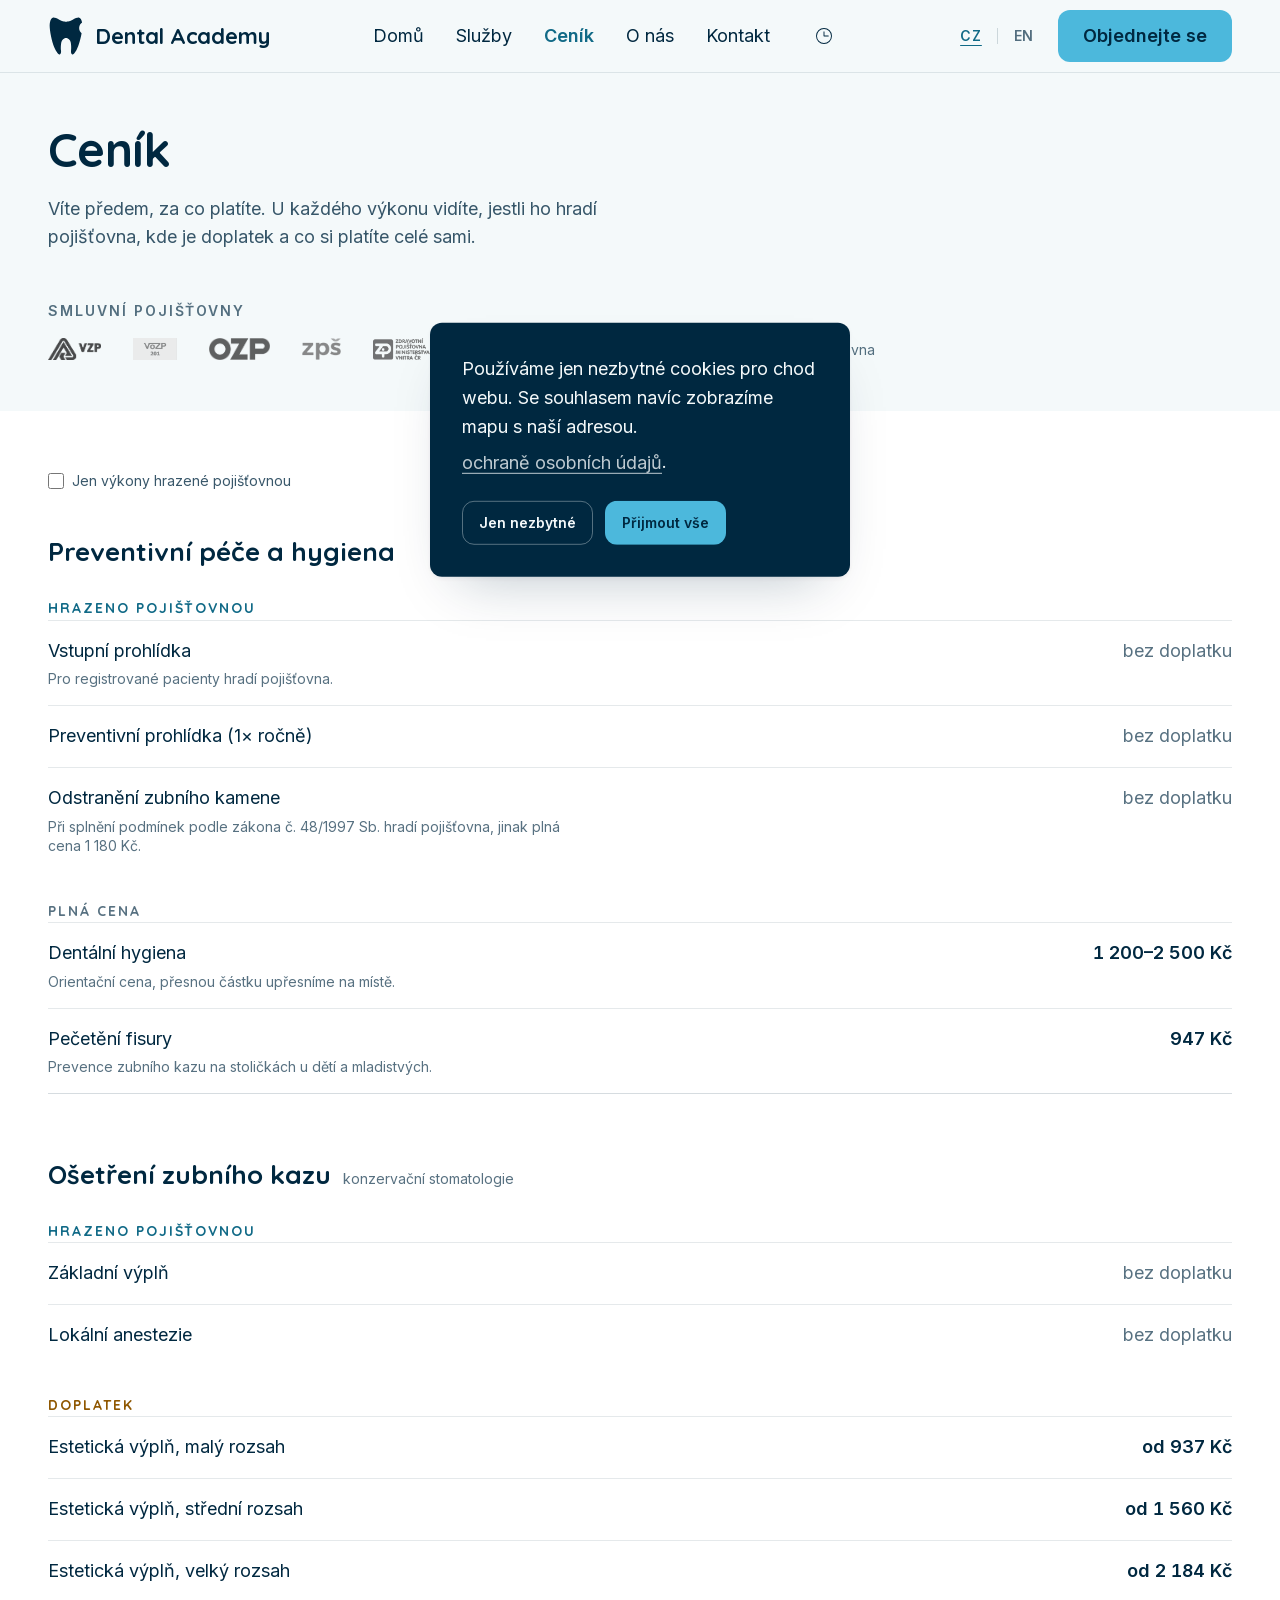
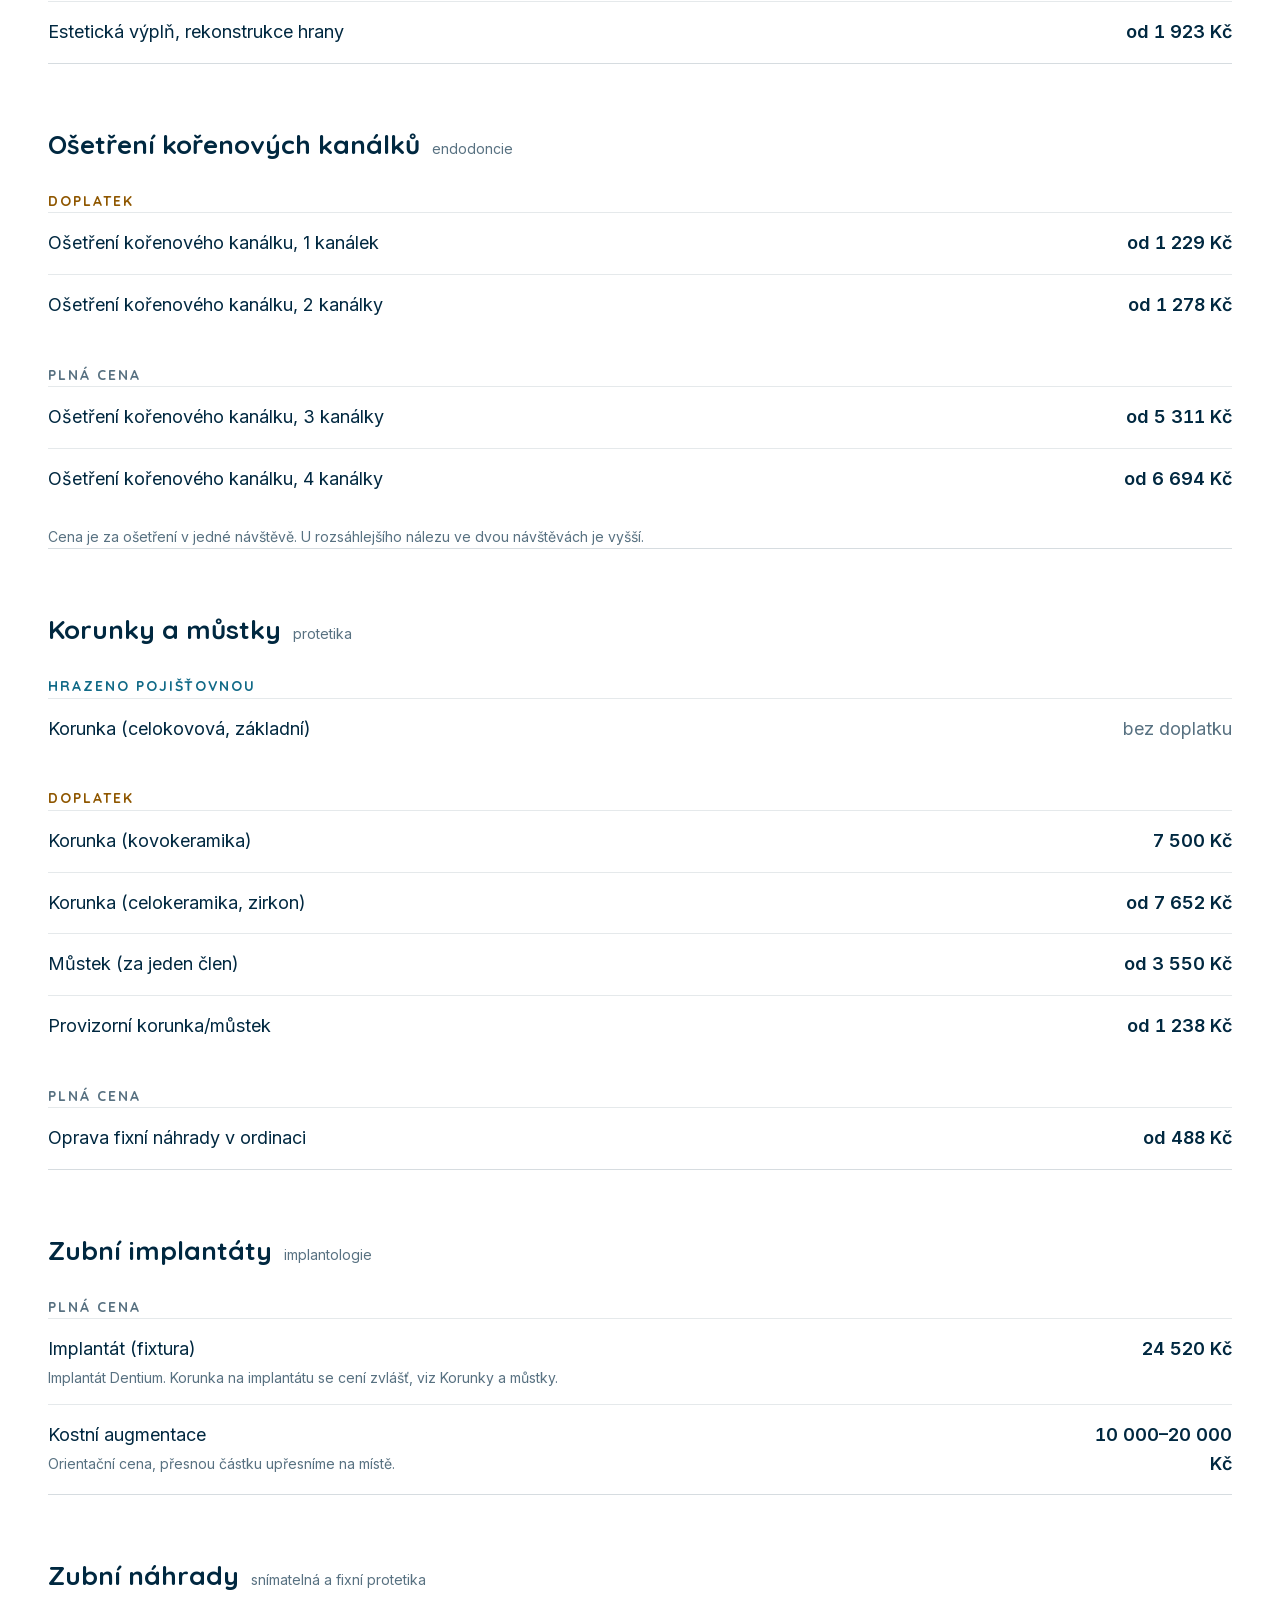
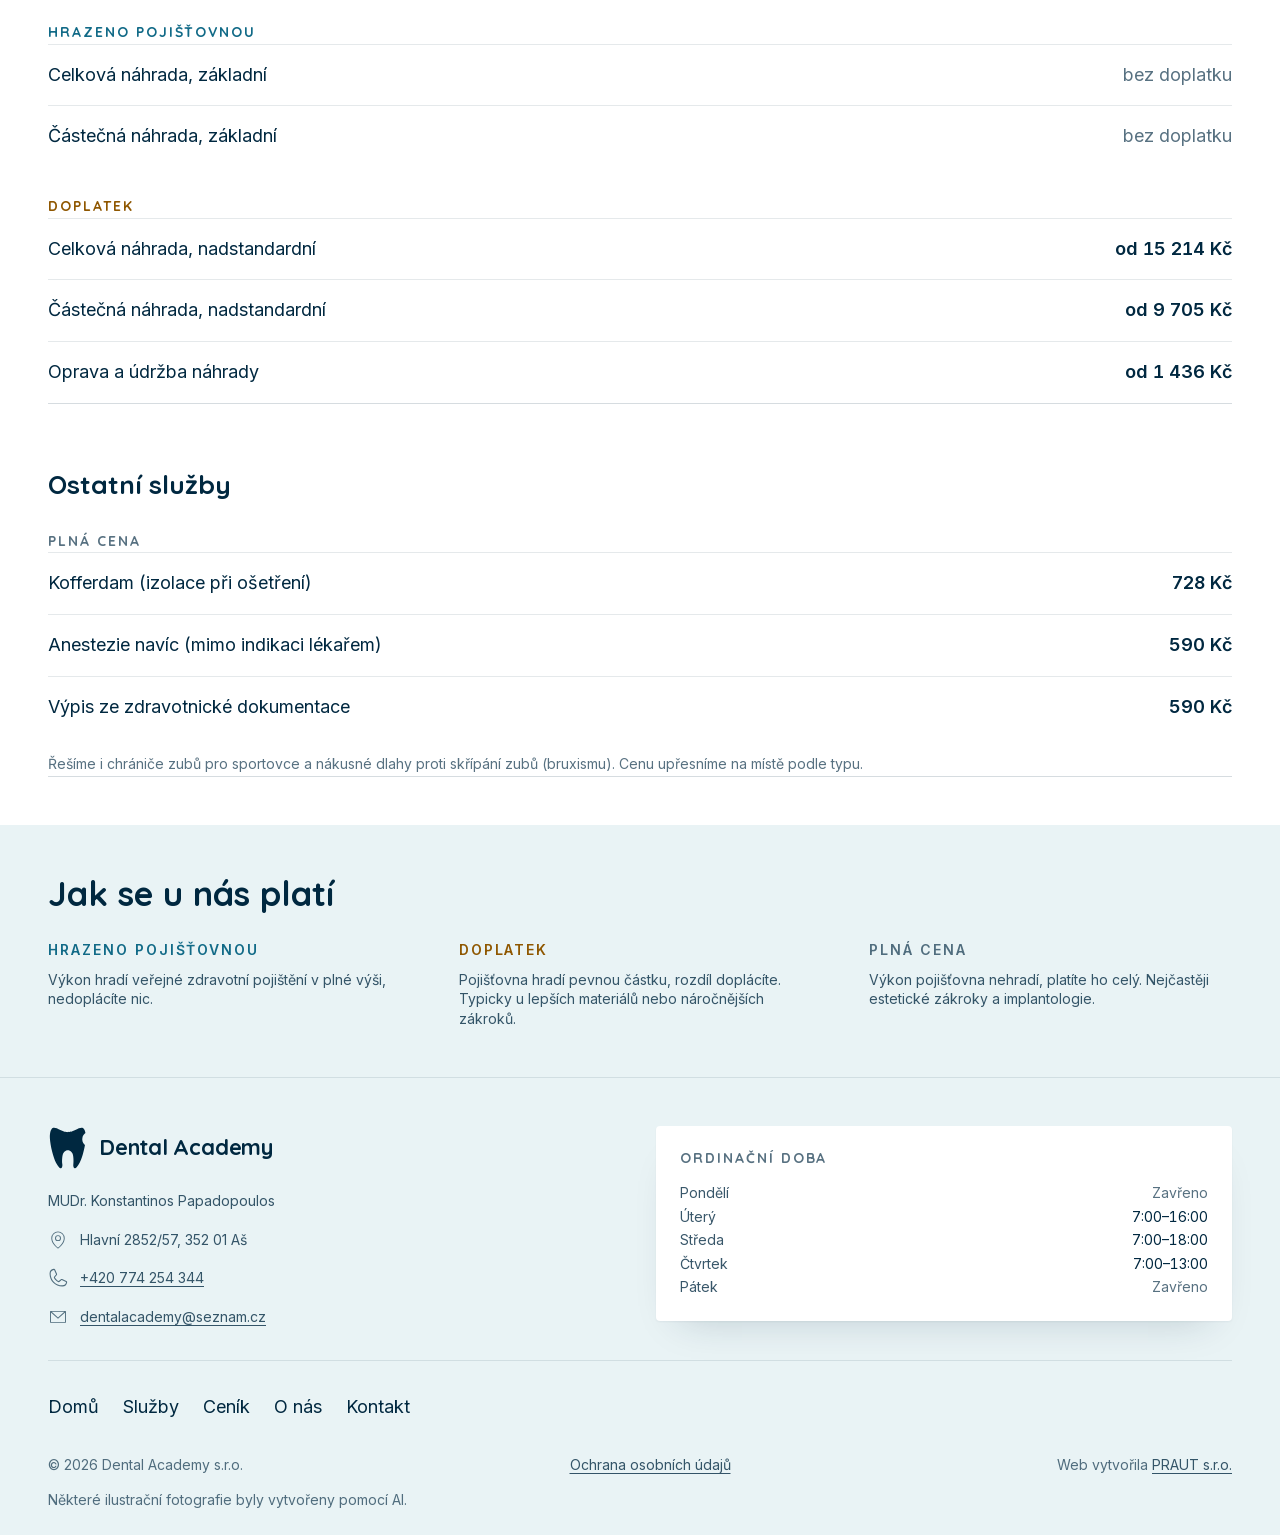
<file: cenik/index.html>
<!DOCTYPE html><html lang="cs" data-beasties-container><head>
    <meta charset="utf-8">
    <title>Ceník, Dental Academy</title>
    <base href="/">
    <meta name="viewport" content="width=device-width, initial-scale=1">
    <link rel="icon" type="image/x-icon" href="favicon.ico">
    <link rel="apple-touch-icon" href="apple-touch-icon.png">

  <style>@font-face{font-family:Quicksand;font-style:normal;font-weight:700;font-display:swap;src:url("./media/quicksand-700-latin-ext-optimized-O6MUIEZ3.woff2") format("woff2");unicode-range:U+0100-02BA,U+02BD-02C5,U+02C7-02CC,U+02CE-02D7,U+02DD-02FF,U+0304,U+0308,U+0329,U+1D00-1DBF,U+1E00-1E9F,U+1EF2-1EFF,U+2020,U+20A0-20AB,U+20AD-20C0,U+2113,U+2C60-2C7F,U+A720-A7FF}@font-face{font-family:Quicksand;font-style:normal;font-weight:700;font-display:swap;src:url("./media/quicksand-700-latin-optimized-QVDMFVZS.woff2") format("woff2");unicode-range:U+0000-00FF,U+0131,U+0152-0153,U+02BB-02BC,U+02C6,U+02DA,U+02DC,U+0304,U+0308,U+0329,U+2000-206F,U+20AC,U+2122,U+2191,U+2193,U+2212,U+2215,U+FEFF,U+FFFD}@font-face{font-family:Inter;font-style:normal;font-weight:400;font-display:swap;src:url("./media/inter-400-latin-ext-optimized-43ESOUTK.woff2") format("woff2");unicode-range:U+0100-02BA,U+02BD-02C5,U+02C7-02CC,U+02CE-02D7,U+02DD-02FF,U+0304,U+0308,U+0329,U+1D00-1DBF,U+1E00-1E9F,U+1EF2-1EFF,U+2020,U+20A0-20AB,U+20AD-20C0,U+2113,U+2C60-2C7F,U+A720-A7FF}@font-face{font-family:Inter;font-style:normal;font-weight:400;font-display:swap;src:url("./media/inter-400-latin-optimized-SEBSPGC4.woff2") format("woff2");unicode-range:U+0000-00FF,U+0131,U+0152-0153,U+02BB-02BC,U+02C6,U+02DA,U+02DC,U+0304,U+0308,U+0329,U+2000-206F,U+20AC,U+2122,U+2191,U+2193,U+2212,U+2215,U+FEFF,U+FFFD}@font-face{font-family:Inter;font-style:normal;font-weight:600;font-display:swap;src:url("./media/inter-600-latin-ext-optimized-PHTYKVMK.woff2") format("woff2");unicode-range:U+0100-02BA,U+02BD-02C5,U+02C7-02CC,U+02CE-02D7,U+02DD-02FF,U+0304,U+0308,U+0329,U+1D00-1DBF,U+1E00-1E9F,U+1EF2-1EFF,U+2020,U+20A0-20AB,U+20AD-20C0,U+2113,U+2C60-2C7F,U+A720-A7FF}@font-face{font-family:Inter;font-style:normal;font-weight:600;font-display:swap;src:url("./media/inter-600-latin-optimized-3DX67WTJ.woff2") format("woff2");unicode-range:U+0000-00FF,U+0131,U+0152-0153,U+02BB-02BC,U+02C6,U+02DA,U+02DC,U+0304,U+0308,U+0329,U+2000-206F,U+20AC,U+2122,U+2191,U+2193,U+2212,U+2215,U+FEFF,U+FFFD}:root{--da-navy-900: #002840;--da-turquoise-500: #4cb8dc;--da-turquoise-700: #116a87;--da-purple-500: #8c5096;--da-ice-050: #f4f9fa;--da-ice-100: #e9f3f5;--da-white: #ffffff;--da-red-600: #a23b2e;--da-amber-700: #8f5700;--surface: var(--da-ice-050);--panel: var(--da-white);--panel-tint: var(--da-ice-100);--panel-dark: var(--da-navy-900);--ink: var(--da-navy-900);--ink-soft: rgb(0 40 64 / .78);--ink-faint: rgb(0 40 64 / .66);--ink-ghost: rgb(0 40 64 / .1);--ink-inverse: var(--da-ice-050);--accent: var(--da-turquoise-700);--accent-vivid: var(--da-turquoise-500);--rare: var(--da-purple-500);--border: rgb(0 40 64 / .16);--border-soft: rgb(0 40 64 / .1);--good: var(--da-turquoise-700);--bad: var(--da-red-600);--warn: var(--da-amber-700);--font-heading: "Quicksand", sans-serif;--font-body: "Inter", sans-serif;--text-h1: clamp(30px, 4.2vw, 48px);--text-h2: clamp(26px, 3vw, 34px);--text-h3: clamp(22px, 2.2vw, 26px);--text-body: 18px;--text-small: 14px;--leading-h1: 1.2;--leading-h2: 1.25;--leading-h3: 1.3;--leading-body: 1.6;--leading-small: 1.4;--tracking-kicker: .14em;--space-1: 4px;--space-2: 8px;--space-3: 12px;--space-4: 16px;--space-5: 24px;--space-6: 32px;--space-7: 48px;--space-8: 64px;--space-9: 96px;--space-10: 128px;--radius-surface: 4px;--radius-control: 12px;--shadow-sm: 0 1px 2px rgb(0 40 64 / .05), 0 20px 40px -24px rgb(0 40 64 / .22);--shadow-md: 0 2px 4px rgb(0 40 64 / .06), 0 28px 56px -28px rgb(0 40 64 / .28);--motion-fast: .15s;--motion-medium: .25s;--motion-slow: .4s;--motion-zoom: .7s;--motion-crossfade: 2s;--motion-hero-interval: 4s;--ease: cubic-bezier(.4, 0, .2, 1);--z-base: 0;--z-sticky: 100;--z-dropdown: 200;--z-overlay: 300;--z-cookie: 400;--container: 1200px;--container-wide: 1440px;--gutter: clamp(16px, 4vw, 48px);--tap-target-min: 44px;--focus-ring-width: 3px;--focus-ring-offset: 2px;--focus-ring-color: var(--da-turquoise-700)}*,*:before,*:after{box-sizing:border-box}*{margin:0}html{scroll-behavior:smooth;scroll-padding-top:var(--space-9);-webkit-text-size-adjust:100%}body{background:var(--surface);color:var(--ink);font-family:var(--font-body);font-size:var(--text-body);line-height:var(--leading-body);font-weight:400;-webkit-font-smoothing:antialiased;text-rendering:optimizeLegibility;min-height:100dvh}h1,h2,h3,h4{font-family:var(--font-heading);font-weight:700;text-wrap:balance}h1{font-size:var(--text-h1);line-height:var(--leading-h1);letter-spacing:-.015em}h2{font-size:var(--text-h2);line-height:var(--leading-h2)}h3{font-size:var(--text-h3);line-height:var(--leading-h3)}p{text-wrap:pretty}a{color:var(--accent);text-underline-offset:.2em;transition:color var(--motion-fast) var(--ease)}img,svg{display:block;max-width:100%}input,button{font:inherit;color:inherit}@media(prefers-reduced-motion:reduce){html{scroll-behavior:auto}*,*:before,*:after{animation-duration:.01ms!important;animation-iteration-count:1!important;transition-duration:.01ms!important;scroll-behavior:auto!important}}
</style><link rel="stylesheet" href="styles-Z6CKCNIZ.css" media="print" onload="this.media='all'"><noscript><link rel="stylesheet" href="styles-Z6CKCNIZ.css"></noscript><style ng-app-id="ng">main[_ngcontent-ng-c197762682]{display:block;outline:none}</style><meta name="description" content="Ceník zubní péče v ordinaci Dental Academy v Aši. Přehledně, co hradí pojišťovna a jaký je doplatek u jednotlivých výkonů."><meta name="robots" content="index, follow, max-image-preview:large"><meta property="og:title" content="Ceník, Dental Academy"><meta property="og:description" content="Ceník zubní péče v ordinaci Dental Academy v Aši. Přehledně, co hradí pojišťovna a jaký je doplatek u jednotlivých výkonů."><meta property="og:url" content="https://dentalacademyas.cz/cenik/"><meta property="og:type" content="website"><meta property="og:site_name" content="Dental Academy"><meta property="og:locale" content="cs_CZ"><meta property="og:image" content="https://dentalacademyas.cz/apple-touch-icon.png"><meta name="twitter:card" content="summary"><meta name="twitter:title" content="Ceník, Dental Academy"><meta name="twitter:description" content="Ceník zubní péče v ordinaci Dental Academy v Aši. Přehledně, co hradí pojišťovna a jaký je doplatek u jednotlivých výkonů."><style ng-app-id="ng">a[_ngcontent-ng-c2454751825]{position:absolute;z-index:var(--z-cookie);top:0;left:var(--space-4);transform:translateY(-120%);display:inline-flex;align-items:center;min-height:var(--tap-target-min);padding-inline:var(--space-5);background:var(--panel);color:var(--ink);border-radius:var(--radius-control);box-shadow:var(--shadow-md);text-decoration:none;font-weight:600;transition:transform var(--motion-fast) var(--ease)}a[_ngcontent-ng-c2454751825]:focus-visible{transform:translateY(var(--space-3))}</style><style ng-app-id="ng">header[_ngcontent-ng-c871143590]{position:sticky;top:0;z-index:var(--z-sticky);background:color-mix(in srgb,var(--surface) 88%,transparent);-webkit-backdrop-filter:blur(10px);backdrop-filter:blur(10px);border-bottom:1px solid var(--border-soft)}.bar[_ngcontent-ng-c871143590]{display:flex;align-items:center;justify-content:space-between;gap:var(--space-5);min-height:72px}.brand[_ngcontent-ng-c871143590]{display:inline-flex;color:var(--ink);text-decoration:none;flex:none}.desktop[_ngcontent-ng-c871143590]{display:none}nav.desktop[_ngcontent-ng-c871143590]   ul[_ngcontent-ng-c871143590]{list-style:none;padding:0;display:flex;align-items:center;gap:var(--space-6)}.hours[_ngcontent-ng-c871143590]{position:relative}.hours[_ngcontent-ng-c871143590]   summary[_ngcontent-ng-c871143590]{display:inline-flex;align-items:center;justify-content:center;min-width:var(--tap-target-min);min-height:var(--tap-target-min);color:var(--ink);cursor:pointer;list-style:none;transition:color var(--motion-fast) var(--ease)}.hours[_ngcontent-ng-c871143590]   summary[_ngcontent-ng-c871143590]::-webkit-details-marker{display:none}.hours[_ngcontent-ng-c871143590]   summary[_ngcontent-ng-c871143590]:hover, .hours[open][_ngcontent-ng-c871143590]   summary[_ngcontent-ng-c871143590]{color:var(--accent)}.hours-card[_ngcontent-ng-c871143590]{position:absolute;top:calc(100% + var(--space-3));right:0;z-index:var(--z-dropdown);padding:var(--space-4) var(--space-5);background:var(--panel);border-radius:var(--radius-surface);box-shadow:var(--shadow-md)}.hours-card[_ngcontent-ng-c871143590]   dl[_ngcontent-ng-c871143590]{margin:0;display:grid;grid-template-columns:auto 1fr;gap:var(--space-1) var(--space-4);font-size:var(--text-small);line-height:var(--leading-small);white-space:nowrap}.hours-card[_ngcontent-ng-c871143590]   dt[_ngcontent-ng-c871143590]{color:var(--ink-soft)}.hours-card[_ngcontent-ng-c871143590]   dd[_ngcontent-ng-c871143590]{margin:0;font-variant-numeric:tabular-nums}.hours-card[_ngcontent-ng-c871143590]   dd.closed[_ngcontent-ng-c871143590]{color:var(--ink-faint)}.actions[_ngcontent-ng-c871143590]{display:flex;align-items:center;gap:var(--space-3);flex:none}.burger[_ngcontent-ng-c871143590]{display:inline-flex;align-items:center;justify-content:center;min-width:var(--tap-target-min);min-height:var(--tap-target-min);background:transparent;border:0;border-radius:var(--radius-control);color:var(--ink);cursor:pointer;transition:background-color var(--motion-fast) var(--ease)}.burger[_ngcontent-ng-c871143590]:hover{background:var(--ink-ghost)}.cta[_ngcontent-ng-c871143590]{display:none}@media(min-width:480px){.cta[_ngcontent-ng-c871143590]{display:inline-flex}}@media(min-width:1280px){.desktop[_ngcontent-ng-c871143590]{display:inline-flex}.burger[_ngcontent-ng-c871143590]{display:none}}</style><style ng-app-id="ng">[_nghost-ng-c1360616720]{display:contents}.banner[_ngcontent-ng-c1360616720]{position:fixed;top:50%;left:50%;transform:translate(-50%,-50%);z-index:var(--z-cookie);width:calc(100% - var(--space-4) * 2);max-width:420px;display:grid;gap:var(--space-4);padding:var(--space-6);background:var(--panel-dark);border-radius:var(--radius-control);box-shadow:var(--shadow-md);--ink: var(--ink-inverse);--ink-soft: rgb(244 249 250 / .78);--border: rgb(244 249 250 / .35);--accent: var(--accent-vivid);color:var(--ink);animation:_ngcontent-ng-c1360616720_fade-in var(--motion-slow) var(--ease)}.actions[_ngcontent-ng-c1360616720]{display:flex;flex-wrap:wrap;gap:var(--space-3)}@keyframes _ngcontent-ng-c1360616720_fade-in{0%{opacity:0;transform:translate(-50%,-50%) scale(.96)}to{opacity:1;transform:translate(-50%,-50%) scale(1)}}</style><style ng-app-id="ng">[_nghost-ng-c3181076983]{display:block;width:min(100% - 2 * var(--gutter),var(--_max, var(--container)));margin-inline:auto}</style><style ng-app-id="ng">[_nghost-ng-c3826198548]{display:inline-flex;align-items:center;gap:var(--space-3);color:inherit}.mark[_ngcontent-ng-c3826198548]{height:max(32px,1px * var(--_size, 40));width:auto;aspect-ratio:103.21/116.48}.wordmark[_ngcontent-ng-c3826198548]{font-family:var(--font-heading);font-weight:700;font-size:clamp(18px,2vw,22px);line-height:1.1;letter-spacing:-.01em;white-space:nowrap}</style><style ng-app-id="ng">[_nghost-ng-c3883181231]{display:inline-flex;flex:none;color:inherit}svg[_ngcontent-ng-c3883181231]{width:calc(1px * var(--_size, 24));height:calc(1px * var(--_size, 24))}</style><style ng-app-id="ng">nav[_ngcontent-ng-c47568377]{display:inline-flex;align-items:center;gap:var(--space-1)}a[_ngcontent-ng-c47568377]{display:inline-flex;align-items:center;justify-content:center;min-width:var(--tap-target-min);min-height:var(--tap-target-min);color:var(--ink-faint);text-decoration:none;font-size:var(--text-small);font-weight:600;letter-spacing:.06em;border-radius:var(--radius-control);transition:color var(--motion-fast) var(--ease)}a[_ngcontent-ng-c47568377]:hover{color:var(--ink)}a.is-current[_ngcontent-ng-c47568377]{color:var(--accent);text-decoration:underline;text-underline-offset:.3em}.sep[_ngcontent-ng-c47568377]{width:1px;height:16px;background:var(--border)}.sr-only[_ngcontent-ng-c47568377]{position:absolute;width:1px;height:1px;padding:0;margin:-1px;overflow:hidden;clip-path:inset(50%);white-space:nowrap;border:0}</style><style ng-app-id="ng">[_nghost-ng-c1597601124]{display:inline-flex;align-items:center;justify-content:center;gap:var(--space-2);border-radius:var(--radius-control);border:1px solid transparent;font-family:var(--font-body);font-weight:600;line-height:1.2;text-align:center;text-decoration:none;cursor:pointer;max-width:100%;transition:background-color var(--motion-fast) var(--ease),border-color var(--motion-fast) var(--ease),color var(--motion-fast) var(--ease)}.size-sm[_nghost-ng-c1597601124]{min-height:var(--tap-target-min);padding-inline:var(--space-4);font-size:var(--text-small)}.size-md[_nghost-ng-c1597601124]{min-height:52px;padding-inline:var(--space-5);font-size:var(--text-body)}.size-lg[_nghost-ng-c1597601124]{min-height:60px;padding-inline:var(--space-6);font-size:var(--text-body)}.appearance-primary[_nghost-ng-c1597601124]{background:var(--accent-vivid);color:var(--da-navy-900)}.appearance-primary[_nghost-ng-c1597601124]:hover{background:var(--accent);color:var(--ink-inverse)}.appearance-secondary[_nghost-ng-c1597601124]{background:transparent;border-color:var(--border);color:var(--ink)}.appearance-secondary[_nghost-ng-c1597601124]:hover{border-color:var(--accent);color:var(--accent)}.appearance-ghost[_nghost-ng-c1597601124]{background:transparent;color:var(--accent);padding-inline:var(--space-3)}.appearance-ghost[_nghost-ng-c1597601124]:hover{background:var(--ink-ghost)}.is-full[_nghost-ng-c1597601124]{width:100%}.is-loading[_nghost-ng-c1597601124], [disabled][_nghost-ng-c1597601124]{opacity:.55;cursor:not-allowed;pointer-events:none}</style><style ng-app-id="ng">[_nghost-ng-c4016984144]{color:var(--accent);text-underline-offset:.2em;transition:color var(--motion-fast) var(--ease)}.variant-inline[_nghost-ng-c4016984144]{text-decoration:underline}.variant-inline[_nghost-ng-c4016984144]:hover{color:var(--ink)}.variant-nav[_nghost-ng-c4016984144]{color:var(--ink);text-decoration:none;display:inline-flex;align-items:center;min-height:var(--tap-target-min)}.variant-nav[_nghost-ng-c4016984144]:hover{color:var(--accent)}.variant-quiet[_nghost-ng-c4016984144]{color:var(--ink-soft);text-decoration:underline;text-decoration-color:currentColor;display:inline-flex;align-items:center;min-height:var(--tap-target-min)}.variant-quiet[_nghost-ng-c4016984144]:hover{color:var(--ink)}.is-active[_nghost-ng-c4016984144]{color:var(--accent);font-weight:700}</style><style ng-app-id="ng">footer[_ngcontent-ng-c4214038375]{background:var(--panel-tint);border-top:1px solid var(--border-soft);padding-block:var(--space-7) var(--space-5)}.grid[_ngcontent-ng-c4214038375]{display:grid;grid-template-columns:minmax(0,1fr);align-items:start;gap:var(--space-6)}@media(min-width:768px){.grid[_ngcontent-ng-c4214038375]{grid-template-columns:repeat(2,minmax(0,1fr))}}.hours-wrap[_ngcontent-ng-c4214038375]{width:100%;min-width:0}.brand[_ngcontent-ng-c4214038375]{min-width:0}h2[_ngcontent-ng-c4214038375]{font-size:var(--text-small);letter-spacing:var(--tracking-kicker);text-transform:uppercase;color:var(--ink-faint);margin-bottom:var(--space-4)}.card[_ngcontent-ng-c4214038375]{padding:var(--space-5);background:var(--panel);border-radius:var(--radius-surface);box-shadow:var(--shadow-sm)}.doctor[_ngcontent-ng-c4214038375]{margin-top:var(--space-3);color:var(--ink-soft);font-size:var(--text-small)}.contact[_ngcontent-ng-c4214038375], .links[_ngcontent-ng-c4214038375], .legal[_ngcontent-ng-c4214038375]{list-style:none;padding:0}.contact[_ngcontent-ng-c4214038375]{display:flex;flex-direction:column;gap:var(--space-4);margin-top:var(--space-4);font-size:var(--text-small);line-height:var(--leading-body)}.contact[_ngcontent-ng-c4214038375]   li[_ngcontent-ng-c4214038375]{display:flex;align-items:center;gap:var(--space-3);margin:0;padding:0;color:var(--ink-soft)}.contact[_ngcontent-ng-c4214038375]   da-icon[_ngcontent-ng-c4214038375]{display:flex;align-items:center;justify-content:center;width:20px;height:20px;flex-shrink:0;color:var(--ink-faint)}.contact[_ngcontent-ng-c4214038375]   a[_ngcontent-ng-c4214038375], .contact[_ngcontent-ng-c4214038375]   span[_ngcontent-ng-c4214038375]{margin:0;padding:0;min-height:0;font-size:inherit;line-height:inherit;min-width:0;max-width:100%;overflow-wrap:anywhere}.hours[_ngcontent-ng-c4214038375]{margin:0;display:grid;grid-template-columns:minmax(0,1fr) auto;gap:var(--space-1) var(--space-4);font-size:var(--text-small);line-height:var(--leading-small)}.hours[_ngcontent-ng-c4214038375]   dt[_ngcontent-ng-c4214038375]{color:var(--ink-soft)}.hours[_ngcontent-ng-c4214038375]   dd[_ngcontent-ng-c4214038375]{margin:0;text-align:right;font-variant-numeric:tabular-nums}.hours[_ngcontent-ng-c4214038375]   dd.closed[_ngcontent-ng-c4214038375]{color:var(--ink-faint)}.navigation[_ngcontent-ng-c4214038375]{margin-top:var(--space-6);padding-block:var(--space-5) 0;border-top:1px solid var(--border-soft)}.links[_ngcontent-ng-c4214038375], .legal[_ngcontent-ng-c4214038375]{display:flex;flex-wrap:wrap;align-items:center;gap:var(--space-2) var(--space-5)}.bottom[_ngcontent-ng-c4214038375]{margin-top:var(--space-5);display:flex;flex-wrap:wrap;align-items:baseline;font-size:var(--text-small);color:var(--ink-faint);justify-content:space-between;gap:var(--space-5)}.bottom[_ngcontent-ng-c4214038375]   a[_ngcontent-ng-c4214038375]{align-items:center;margin-block:calc((var(--space-5) - var(--tap-target-min)) / 2)}.copyright[_ngcontent-ng-c4214038375], .credit[_ngcontent-ng-c4214038375], .ai-note[_ngcontent-ng-c4214038375]{font-size:var(--text-small);color:var(--ink-faint)}.copyright[_ngcontent-ng-c4214038375], .credit[_ngcontent-ng-c4214038375]{min-width:0;overflow-wrap:anywhere}.ai-note[_ngcontent-ng-c4214038375]{margin-top:var(--space-3)}</style><style ng-app-id="ng">.lede[_ngcontent-ng-c1748151319]{margin-top:var(--space-4);max-width:56ch;color:var(--ink-soft)}.insurers[_ngcontent-ng-c1748151319]{margin-top:var(--space-7)}.insurers-label[_ngcontent-ng-c1748151319]{display:block;margin-bottom:var(--space-3);font-size:var(--text-small);font-weight:600;letter-spacing:var(--tracking-kicker);text-transform:uppercase;color:var(--ink-faint)}.insurers[_ngcontent-ng-c1748151319]   ul[_ngcontent-ng-c1748151319]{display:flex;flex-wrap:wrap;align-items:center;gap:var(--space-6);list-style:none;margin:0;padding:0}.insurers[_ngcontent-ng-c1748151319]   img[_ngcontent-ng-c1748151319]{height:22px;width:auto;max-width:120px;object-fit:contain;filter:grayscale(1);opacity:.7}.insurer-name[_ngcontent-ng-c1748151319]{font-size:var(--text-small);color:var(--ink-faint)}.list[_ngcontent-ng-c1748151319]{margin-top:var(--space-6);border-bottom:1px solid var(--border)}.empty[_ngcontent-ng-c1748151319]{margin-top:var(--space-7);padding:var(--space-6);background:var(--surface);border-radius:var(--radius-surface);color:var(--ink-soft);max-width:60ch}.empty[_ngcontent-ng-c1748151319]   a[_ngcontent-ng-c1748151319]{color:var(--accent)}.legend[_ngcontent-ng-c1748151319]   h2[_ngcontent-ng-c1748151319]{margin-bottom:var(--space-5)}.legend[_ngcontent-ng-c1748151319]   dl[_ngcontent-ng-c1748151319]{display:grid;gap:var(--space-5)}@media(min-width:768px){.legend[_ngcontent-ng-c1748151319]   dl[_ngcontent-ng-c1748151319]{grid-template-columns:repeat(auto-fit,minmax(240px,1fr));gap:var(--space-7)}}.legend[_ngcontent-ng-c1748151319]   dt[_ngcontent-ng-c1748151319]{font-size:var(--text-small);font-weight:600;letter-spacing:var(--tracking-kicker);text-transform:uppercase;margin-bottom:var(--space-2)}.legend[_ngcontent-ng-c1748151319]   dt.covered[_ngcontent-ng-c1748151319]{color:var(--good)}.legend[_ngcontent-ng-c1748151319]   dt.partial[_ngcontent-ng-c1748151319]{color:var(--warn)}.legend[_ngcontent-ng-c1748151319]   dt.full[_ngcontent-ng-c1748151319]{color:var(--ink-faint)}.legend[_ngcontent-ng-c1748151319]   dd[_ngcontent-ng-c1748151319]{margin:0;color:var(--ink-soft);font-size:var(--text-small);line-height:var(--leading-small)}.sr-only[_ngcontent-ng-c1748151319]{position:absolute;width:1px;height:1px;padding:0;margin:-1px;overflow:hidden;clip-path:inset(50%);white-space:nowrap;border:0}</style><style ng-app-id="ng">[_nghost-ng-c2319155291]{display:block}.tone-surface[_nghost-ng-c2319155291]{background:var(--surface)}.tone-panel[_nghost-ng-c2319155291]{background:var(--panel)}.tone-tint[_nghost-ng-c2319155291]{background:var(--panel-tint)}.tone-dark[_nghost-ng-c2319155291]{background:var(--panel-dark);--ink: var(--ink-inverse);--ink-soft: rgb(244 249 250 / .78);--ink-faint: rgb(244 249 250 / .62);--ink-ghost: rgb(244 249 250 / .12);--border: rgb(244 249 250 / .35);--border-soft: rgb(244 249 250 / .18);--accent: var(--accent-vivid);color:var(--ink)}.spacing-tight[_nghost-ng-c2319155291]{padding-block:var(--space-7)}.spacing-normal[_nghost-ng-c2319155291]{padding-block:var(--space-9)}.spacing-loose[_nghost-ng-c2319155291]{padding-block:var(--space-10)}</style><style ng-app-id="ng">[_nghost-ng-c3267494051]{display:block}.bar[_ngcontent-ng-c3267494051]{display:flex;flex-wrap:wrap;align-items:center;gap:var(--space-4)}.toggle[_ngcontent-ng-c3267494051]{display:inline-flex;align-items:center;gap:var(--space-2);min-height:var(--tap-target-min);cursor:pointer;-webkit-user-select:none;user-select:none;color:var(--ink-soft);font-size:var(--text-small)}.toggle[_ngcontent-ng-c3267494051]   input[_ngcontent-ng-c3267494051]{width:16px;height:16px;accent-color:var(--accent);cursor:pointer;flex:none}</style><link rel="canonical" href="https://dentalacademyas.cz/cenik/"><link rel="alternate" href="https://dentalacademyas.cz/cenik/" hreflang="cs"><link rel="alternate" href="https://dentalacademyas.cz/en/prices/" hreflang="en"><link rel="alternate" href="https://dentalacademyas.cz/cenik/" hreflang="x-default"><script id="clinic-schema" type="application/ld+json">{"@context":"https://schema.org","@type":"Dentist","@id":"https://dentalacademyas.cz/#clinic","name":"Dental Academy s.r.o.","url":"https://dentalacademyas.cz/","telephone":"+420 774 254 344","email":"dentalacademy@seznam.cz","address":{"@type":"PostalAddress","streetAddress":"Hlavní 2852/57","addressLocality":"Aš","postalCode":"352 01","addressCountry":"CZ"},"openingHoursSpecification":[{"@type":"OpeningHoursSpecification","dayOfWeek":"Tuesday","opens":"07:00","closes":"16:00"},{"@type":"OpeningHoursSpecification","dayOfWeek":"Wednesday","opens":"07:00","closes":"18:00"},{"@type":"OpeningHoursSpecification","dayOfWeek":"Thursday","opens":"07:00","closes":"13:00"}]}</script><style ng-app-id="ng">[_nghost-ng-c1108738342]{display:block;padding-top:var(--space-8);border-top:1px solid var(--border)}[_nghost-ng-c1108738342]:first-of-type{padding-top:0;border-top:0}.heading[_ngcontent-ng-c1108738342]{margin:0}.title[_ngcontent-ng-c1108738342]{display:flex;flex-wrap:wrap;align-items:baseline;gap:var(--space-3);font-family:var(--font-heading);font-weight:700;font-size:var(--text-h3);line-height:var(--leading-h3);color:var(--ink)}.term[_ngcontent-ng-c1108738342]{font-family:var(--font-body);font-weight:400;font-size:var(--text-small);color:var(--ink-faint)}.status-group[_ngcontent-ng-c1108738342]{margin-top:var(--space-4)}.status-heading[_ngcontent-ng-c1108738342]{margin:0;padding-top:var(--space-3);font-size:var(--text-small);font-weight:600;letter-spacing:var(--tracking-kicker);text-transform:uppercase}.state-covered[_ngcontent-ng-c1108738342]{color:var(--good)}.state-partial[_ngcontent-ng-c1108738342]{color:var(--warn)}.state-full[_ngcontent-ng-c1108738342]{color:var(--ink-faint)}.category-note[_ngcontent-ng-c1108738342]{margin-top:var(--space-4);font-size:var(--text-small);color:var(--ink-faint)}</style><style ng-app-id="ng">[_nghost-ng-c1970541479]{display:block}.row[_ngcontent-ng-c1970541479]{display:grid;gap:var(--space-1) var(--space-5);padding-block:var(--space-4);border-top:1px solid var(--border-soft);grid-template-columns:minmax(0,1fr) minmax(0,auto);align-items:baseline}.main[_ngcontent-ng-c1970541479]{display:grid;gap:var(--space-1)}.name[_ngcontent-ng-c1970541479]{color:var(--ink)}.note[_ngcontent-ng-c1970541479]{font-size:var(--text-small);line-height:var(--leading-small);color:var(--ink-faint);max-width:60ch}.price[_ngcontent-ng-c1970541479]{text-align:right;font-weight:600;font-variant-numeric:tabular-nums;white-space:normal;overflow-wrap:anywhere;max-width:12ch}.free[_ngcontent-ng-c1970541479]{font-weight:400;color:var(--ink-faint)}</style></head>
  <body><!--nghm--><script type="text/javascript" id="ng-event-dispatch-contract">(()=>{function p(t,n,r,o,e,i,f,m){return{eventType:t,event:n,targetElement:r,eic:o,timeStamp:e,eia:i,eirp:f,eiack:m}}function u(t){let n=[],r=e=>{n.push(e)};return{c:t,q:n,et:[],etc:[],d:r,h:e=>{r(p(e.type,e,e.target,t,Date.now()))}}}function s(t,n,r){for(let o=0;o<n.length;o++){let e=n[o];(r?t.etc:t.et).push(e),t.c.addEventListener(e,t.h,r)}}function c(t,n,r,o,e=window){let i=u(t);e._ejsas||(e._ejsas={}),e._ejsas[n]=i,s(i,r),s(i,o,!0)}window.__jsaction_bootstrap=c;})();
</script><script>window.__jsaction_bootstrap(document.body,"ng",["click","change"],[]);</script>
    <app-root ng-version="21.2.20" _nghost-ng-c197762682 ngh="19" ng-server-context="ssg"><da-skip-link _ngcontent-ng-c197762682 _nghost-ng-c2454751825 ngh="0"><a _ngcontent-ng-c2454751825 fragment="obsah" queryparamshandling="preserve" href="/cenik#obsah" jsaction="click:;">Přejít na hlavní obsah</a></da-skip-link><da-header _ngcontent-ng-c197762682 _nghost-ng-c871143590 ngh="3"><header _ngcontent-ng-c871143590><da-container _ngcontent-ng-c871143590 width="wide" _nghost-ng-c3181076983 style="--_max: var(--container-wide);" ngh="0"><div _ngcontent-ng-c871143590 class="bar"><a _ngcontent-ng-c871143590 class="brand" aria-label="Dental Academy, domovská stránka" href="/" jsaction="click:;"><da-logo _ngcontent-ng-c871143590 _nghost-ng-c3826198548 style="--_size: 40;" ngh="1"><svg _ngcontent-ng-c3826198548="" viewBox="85.02 15.29 103.21 116.48" fill="currentColor" aria-hidden="true" focusable="false" class="mark"><path _ngcontent-ng-c3826198548="" fill-rule="nonzero" d="M 155.742188 26.761719 C 146.433594 31.835938 137.515625 31.667969 137.515625 31.667969 C 137.515625 31.667969 128.539062 31.835938 119.230469 26.761719 C 108.804688 21.132812 103.285156 19.292969 98.9375 20.183594 C 94.589844 21.019531 89.015625 29.882812 90.074219 48.671875 C 91.078125 67.457031 99.105469 99.289062 105.851562 111.773438 C 112.652344 124.316406 116.832031 127.773438 119.230469 127.273438 C 121.683594 126.714844 123.96875 121.699219 122.910156 115.621094 C 121.851562 109.546875 122.238281 92.429688 125.863281 86.578125 C 130.882812 78.382812 137.515625 79.273438 137.515625 79.273438 C 137.515625 79.273438 144.09375 78.382812 149.164062 86.578125 C 152.789062 92.429688 153.125 109.546875 152.121094 115.621094 C 151.0625 121.699219 153.347656 126.714844 155.742188 127.273438 C 158.195312 127.773438 162.378906 124.316406 169.121094 111.773438 C 174.140625 102.519531 179.824219 82.730469 182.890625 65.449219 C 182.835938 65.449219 182.835938 65.449219 182.835938 65.449219 C 179.492188 62.664062 175.699219 57.867188 175.699219 50.230469 C 175.699219 40.8125 181.722656 35.738281 184.230469 34.007812 C 182.667969 25.203125 179.101562 20.796875 176.089844 20.183594 C 175.421875 20.015625 174.695312 19.960938 173.972656 19.960938 C 169.902344 19.960938 164.550781 22.023438 155.742188 26.761719 Z M 184.230469 34.007812 Z M 184.230469 34.007812 "/></svg><span _ngcontent-ng-c3826198548 class="wordmark">Dental Academy</span><!----></da-logo></a><nav _ngcontent-ng-c871143590 class="desktop" aria-label="Hlavní navigace"><ul _ngcontent-ng-c871143590><li _ngcontent-ng-c871143590><a _ngcontent-ng-c871143590 dalink variant="nav" routerlinkactive="is-active" _nghost-ng-c4016984144 class="variant-nav" href="/" ngh="0" jsaction="click:;"> Domů </a></li><li _ngcontent-ng-c871143590><a _ngcontent-ng-c871143590 dalink variant="nav" routerlinkactive="is-active" _nghost-ng-c4016984144 class="variant-nav" href="/sluzby" ngh="0" jsaction="click:;"> Služby </a></li><li _ngcontent-ng-c871143590><a _ngcontent-ng-c871143590 dalink variant="nav" routerlinkactive="is-active" _nghost-ng-c4016984144 class="variant-nav is-active" href="/cenik" ngh="0" jsaction="click:;"> Ceník </a></li><li _ngcontent-ng-c871143590><a _ngcontent-ng-c871143590 dalink variant="nav" routerlinkactive="is-active" _nghost-ng-c4016984144 class="variant-nav" href="/o-nas" ngh="0" jsaction="click:;"> O nás </a></li><li _ngcontent-ng-c871143590><a _ngcontent-ng-c871143590 dalink variant="nav" routerlinkactive="is-active" _nghost-ng-c4016984144 class="variant-nav" href="/kontakt" ngh="0" jsaction="click:;"> Kontakt </a></li><!----><li _ngcontent-ng-c871143590><details _ngcontent-ng-c871143590 class="hours"><summary _ngcontent-ng-c871143590 title="Ordinační doba" aria-label="Ordinační doba"><da-icon _ngcontent-ng-c871143590 name="clock" _nghost-ng-c3883181231 style="--_size: 20;" ngh="2"><svg _ngcontent-ng-c3883181231="" viewBox="0 0 256 256" fill="currentColor" focusable="false" aria-hidden="true"><g _ngcontent-ng-c3883181231="" transform-origin="128 128"><path _ngcontent-ng-c3883181231="" d="M128,26A102,102,0,1,0,230,128,102.12,102.12,0,0,0,128,26Zm0,192a90,90,0,1,1,90-90A90.1,90.1,0,0,1,128,218Zm62-90a6,6,0,0,1-6,6H128a6,6,0,0,1-6-6V72a6,6,0,0,1,12,0v50h50A6,6,0,0,1,190,128Z"/><!----></g></svg></da-icon></summary><div _ngcontent-ng-c871143590 class="hours-card"><dl _ngcontent-ng-c871143590><dt _ngcontent-ng-c871143590>Pondělí</dt><dd _ngcontent-ng-c871143590 class="closed">Zavřeno</dd><dt _ngcontent-ng-c871143590>Úterý</dt><dd _ngcontent-ng-c871143590 class>7:00–16:00</dd><dt _ngcontent-ng-c871143590>Středa</dt><dd _ngcontent-ng-c871143590 class>7:00–18:00</dd><dt _ngcontent-ng-c871143590>Čtvrtek</dt><dd _ngcontent-ng-c871143590 class>7:00–13:00</dd><dt _ngcontent-ng-c871143590>Pátek</dt><dd _ngcontent-ng-c871143590 class="closed">Zavřeno</dd><!----></dl></div></details></li></ul></nav><div _ngcontent-ng-c871143590 class="actions"><da-language-switcher _ngcontent-ng-c871143590 class="desktop" _nghost-ng-c47568377 ngh="0"><nav _ngcontent-ng-c47568377 aria-label="Volba jazyka / Language"><a _ngcontent-ng-c47568377 hreflang="cs" lang="cs" class="is-current" aria-current="true" href="/" jsaction="click:;"><span _ngcontent-ng-c47568377 aria-hidden="true" class="abbr">CZ</span><span _ngcontent-ng-c47568377 class="sr-only">Čeština</span></a><span _ngcontent-ng-c47568377 aria-hidden="true" class="sep"></span><a _ngcontent-ng-c47568377 hreflang="en" lang="en" class href="/en" jsaction="click:;"><span _ngcontent-ng-c47568377 aria-hidden="true" class="abbr">EN</span><span _ngcontent-ng-c47568377 class="sr-only">English</span></a></nav></da-language-switcher><a _ngcontent-ng-c871143590 dabutton class="cta appearance-primary da-btn size-md" _nghost-ng-c1597601124 href="tel:+420774254344" ngh="0">Objednejte se</a><button _ngcontent-ng-c871143590 type="button" class="burger" aria-label="Otevřít menu" aria-expanded="false" jsaction="click:;"><da-icon _ngcontent-ng-c871143590 name="list" _nghost-ng-c3883181231 style="--_size: 24;" ngh="2"><svg _ngcontent-ng-c3883181231="" viewBox="0 0 256 256" fill="currentColor" focusable="false" aria-hidden="true"><g _ngcontent-ng-c3883181231="" transform-origin="128 128"><path _ngcontent-ng-c3883181231="" d="M222,128a6,6,0,0,1-6,6H40a6,6,0,0,1,0-12H216A6,6,0,0,1,222,128ZM40,70H216a6,6,0,0,0,0-12H40a6,6,0,0,0,0,12ZM216,186H40a6,6,0,0,0,0,12H216a6,6,0,0,0,0-12Z"/><!----></g></svg></da-icon></button></div></div></da-container></header><!----><!----></da-header><main _ngcontent-ng-c197762682 id="obsah" tabindex="-1"><router-outlet _ngcontent-ng-c197762682></router-outlet><da-cenik-page _nghost-ng-c1748151319 ngh="16"><da-section _ngcontent-ng-c1748151319 spacing="tight" _nghost-ng-c2319155291 class="spacing-tight tone-surface" ngh="0"><da-container _ngcontent-ng-c1748151319 _nghost-ng-c3181076983 style="--_max: var(--container);" ngh="0"><h1 _ngcontent-ng-c1748151319>Ceník</h1><p _ngcontent-ng-c1748151319 class="lede">Víte předem, za co platíte. U každého výkonu vidíte, jestli ho hradí pojišťovna, kde je doplatek a co si platíte celé sami.</p><div _ngcontent-ng-c1748151319 class="insurers"><span _ngcontent-ng-c1748151319 class="insurers-label">Smluvní pojišťovny</span><ul _ngcontent-ng-c1748151319><li _ngcontent-ng-c1748151319><img _ngcontent-ng-c1748151319 loading="lazy" src="img/pojistovny/vzp.png" alt="VZP"><!----><!----></li><li _ngcontent-ng-c1748151319><img _ngcontent-ng-c1748151319 loading="lazy" src="img/pojistovny/vozp.png" alt="Vojenská zdravotní pojišťovna"><!----><!----></li><li _ngcontent-ng-c1748151319><img _ngcontent-ng-c1748151319 loading="lazy" src="img/pojistovny/ozp.png" alt="Oborová zdravotní pojišťovna"><!----><!----></li><li _ngcontent-ng-c1748151319><img _ngcontent-ng-c1748151319 loading="lazy" src="img/pojistovny/zps.png" alt="Zaměstnanecká pojišťovna Škoda"><!----><!----></li><li _ngcontent-ng-c1748151319><img _ngcontent-ng-c1748151319 loading="lazy" src="img/pojistovny/zpmvcr.png" alt="Zdravotní pojišťovna Ministerstva vnitra ČR"><!----><!----></li><li _ngcontent-ng-c1748151319><img _ngcontent-ng-c1748151319 loading="lazy" src="img/pojistovny/rbp.png" alt="Revírní bratrská pokladna"><!----><!----></li><li _ngcontent-ng-c1748151319><!----><span _ngcontent-ng-c1748151319 class="insurer-name">Česká průmyslová zdravotní pojišťovna</span><!----></li><!----></ul></div></da-container></da-section><da-section _ngcontent-ng-c1748151319 tone="panel" spacing="tight" _nghost-ng-c2319155291 class="spacing-tight tone-panel" ngh="0"><da-container _ngcontent-ng-c1748151319 _nghost-ng-c3181076983 style="--_max: var(--container);" ngh="0"><da-price-filter _ngcontent-ng-c1748151319 _nghost-ng-c3267494051 ngh="4"><div _ngcontent-ng-c3267494051 class="bar"><label _ngcontent-ng-c3267494051 class="toggle"><input _ngcontent-ng-c3267494051 type="checkbox" jsaction="change:;"><span _ngcontent-ng-c3267494051>Jen výkony hrazené pojišťovnou</span></label><!----></div></da-price-filter><p _ngcontent-ng-c1748151319 aria-live="polite" class="sr-only"><!--ngetn--></p><div _ngcontent-ng-c1748151319 class="list"><da-price-category-panel _ngcontent-ng-c1748151319 _nghost-ng-c1108738342 ngh="8"><h3 _ngcontent-ng-c1108738342 class="heading"><span _ngcontent-ng-c1108738342 class="title"> Preventivní péče a hygiena <!----></span></h3><div _ngcontent-ng-c1108738342 class="status-group"><h4 _ngcontent-ng-c1108738342 class="state-covered status-heading">Hrazeno pojišťovnou</h4><da-price-row _ngcontent-ng-c1108738342 _nghost-ng-c1970541479 ngh="5"><div _ngcontent-ng-c1970541479 class="row"><div _ngcontent-ng-c1970541479 class="main"><span _ngcontent-ng-c1970541479 class="name">Vstupní prohlídka</span><span _ngcontent-ng-c1970541479 class="note">Pro registrované pacienty hradí pojišťovna.</span><!----></div><span _ngcontent-ng-c1970541479 class="price"><!----><span _ngcontent-ng-c1970541479 class="free">bez doplatku</span><!----></span></div></da-price-row><da-price-row _ngcontent-ng-c1108738342 _nghost-ng-c1970541479 ngh="6"><div _ngcontent-ng-c1970541479 class="row"><div _ngcontent-ng-c1970541479 class="main"><span _ngcontent-ng-c1970541479 class="name">Preventivní prohlídka (1× ročně)</span><!----></div><span _ngcontent-ng-c1970541479 class="price"><!----><span _ngcontent-ng-c1970541479 class="free">bez doplatku</span><!----></span></div></da-price-row><da-price-row _ngcontent-ng-c1108738342 _nghost-ng-c1970541479 ngh="5"><div _ngcontent-ng-c1970541479 class="row"><div _ngcontent-ng-c1970541479 class="main"><span _ngcontent-ng-c1970541479 class="name">Odstranění zubního kamene</span><span _ngcontent-ng-c1970541479 class="note">Při splnění podmínek podle zákona č. 48/1997 Sb. hradí pojišťovna, jinak plná cena 1 180 Kč.</span><!----></div><span _ngcontent-ng-c1970541479 class="price"><!----><span _ngcontent-ng-c1970541479 class="free">bez doplatku</span><!----></span></div></da-price-row><!----></div><div _ngcontent-ng-c1108738342 class="status-group"><h4 _ngcontent-ng-c1108738342 class="state-full status-heading">Plná cena</h4><da-price-row _ngcontent-ng-c1108738342 _nghost-ng-c1970541479 ngh="7"><div _ngcontent-ng-c1970541479 class="row"><div _ngcontent-ng-c1970541479 class="main"><span _ngcontent-ng-c1970541479 class="name">Dentální hygiena</span><span _ngcontent-ng-c1970541479 class="note">Orientační cena, přesnou částku upřesníme na místě.</span><!----></div><span _ngcontent-ng-c1970541479 class="price"> 1 200–2 500 Kč <!----><!----></span></div></da-price-row><da-price-row _ngcontent-ng-c1108738342 _nghost-ng-c1970541479 ngh="7"><div _ngcontent-ng-c1970541479 class="row"><div _ngcontent-ng-c1970541479 class="main"><span _ngcontent-ng-c1970541479 class="name">Pečetění fisury</span><span _ngcontent-ng-c1970541479 class="note">Prevence zubního kazu na stoličkách u dětí a mladistvých.</span><!----></div><span _ngcontent-ng-c1970541479 class="price"> 947 Kč <!----><!----></span></div></da-price-row><!----></div><!----><!----></da-price-category-panel><da-price-category-panel _ngcontent-ng-c1748151319 _nghost-ng-c1108738342 ngh="10"><h3 _ngcontent-ng-c1108738342 class="heading"><span _ngcontent-ng-c1108738342 class="title"> Ošetření zubního kazu <span _ngcontent-ng-c1108738342 class="term">konzervační stomatologie</span><!----></span></h3><div _ngcontent-ng-c1108738342 class="status-group"><h4 _ngcontent-ng-c1108738342 class="state-covered status-heading">Hrazeno pojišťovnou</h4><da-price-row _ngcontent-ng-c1108738342 _nghost-ng-c1970541479 ngh="6"><div _ngcontent-ng-c1970541479 class="row"><div _ngcontent-ng-c1970541479 class="main"><span _ngcontent-ng-c1970541479 class="name">Základní výplň</span><!----></div><span _ngcontent-ng-c1970541479 class="price"><!----><span _ngcontent-ng-c1970541479 class="free">bez doplatku</span><!----></span></div></da-price-row><da-price-row _ngcontent-ng-c1108738342 _nghost-ng-c1970541479 ngh="6"><div _ngcontent-ng-c1970541479 class="row"><div _ngcontent-ng-c1970541479 class="main"><span _ngcontent-ng-c1970541479 class="name">Lokální anestezie</span><!----></div><span _ngcontent-ng-c1970541479 class="price"><!----><span _ngcontent-ng-c1970541479 class="free">bez doplatku</span><!----></span></div></da-price-row><!----></div><div _ngcontent-ng-c1108738342 class="status-group"><h4 _ngcontent-ng-c1108738342 class="state-partial status-heading">Doplatek</h4><da-price-row _ngcontent-ng-c1108738342 _nghost-ng-c1970541479 ngh="9"><div _ngcontent-ng-c1970541479 class="row"><div _ngcontent-ng-c1970541479 class="main"><span _ngcontent-ng-c1970541479 class="name">Estetická výplň, malý rozsah</span><!----></div><span _ngcontent-ng-c1970541479 class="price"> od 937 Kč <!----><!----></span></div></da-price-row><da-price-row _ngcontent-ng-c1108738342 _nghost-ng-c1970541479 ngh="9"><div _ngcontent-ng-c1970541479 class="row"><div _ngcontent-ng-c1970541479 class="main"><span _ngcontent-ng-c1970541479 class="name">Estetická výplň, střední rozsah</span><!----></div><span _ngcontent-ng-c1970541479 class="price"> od 1 560 Kč <!----><!----></span></div></da-price-row><da-price-row _ngcontent-ng-c1108738342 _nghost-ng-c1970541479 ngh="9"><div _ngcontent-ng-c1970541479 class="row"><div _ngcontent-ng-c1970541479 class="main"><span _ngcontent-ng-c1970541479 class="name">Estetická výplň, velký rozsah</span><!----></div><span _ngcontent-ng-c1970541479 class="price"> od 2 184 Kč <!----><!----></span></div></da-price-row><da-price-row _ngcontent-ng-c1108738342 _nghost-ng-c1970541479 ngh="9"><div _ngcontent-ng-c1970541479 class="row"><div _ngcontent-ng-c1970541479 class="main"><span _ngcontent-ng-c1970541479 class="name">Estetická výplň, rekonstrukce hrany</span><!----></div><span _ngcontent-ng-c1970541479 class="price"> od 1 923 Kč <!----><!----></span></div></da-price-row><!----></div><!----><!----></da-price-category-panel><da-price-category-panel _ngcontent-ng-c1748151319 _nghost-ng-c1108738342 ngh="11"><h3 _ngcontent-ng-c1108738342 class="heading"><span _ngcontent-ng-c1108738342 class="title"> Ošetření kořenových kanálků <span _ngcontent-ng-c1108738342 class="term">endodoncie</span><!----></span></h3><div _ngcontent-ng-c1108738342 class="status-group"><h4 _ngcontent-ng-c1108738342 class="state-partial status-heading">Doplatek</h4><da-price-row _ngcontent-ng-c1108738342 _nghost-ng-c1970541479 ngh="9"><div _ngcontent-ng-c1970541479 class="row"><div _ngcontent-ng-c1970541479 class="main"><span _ngcontent-ng-c1970541479 class="name">Ošetření kořenového kanálku, 1 kanálek</span><!----></div><span _ngcontent-ng-c1970541479 class="price"> od 1 229 Kč <!----><!----></span></div></da-price-row><da-price-row _ngcontent-ng-c1108738342 _nghost-ng-c1970541479 ngh="9"><div _ngcontent-ng-c1970541479 class="row"><div _ngcontent-ng-c1970541479 class="main"><span _ngcontent-ng-c1970541479 class="name">Ošetření kořenového kanálku, 2 kanálky</span><!----></div><span _ngcontent-ng-c1970541479 class="price"> od 1 278 Kč <!----><!----></span></div></da-price-row><!----></div><div _ngcontent-ng-c1108738342 class="status-group"><h4 _ngcontent-ng-c1108738342 class="state-full status-heading">Plná cena</h4><da-price-row _ngcontent-ng-c1108738342 _nghost-ng-c1970541479 ngh="9"><div _ngcontent-ng-c1970541479 class="row"><div _ngcontent-ng-c1970541479 class="main"><span _ngcontent-ng-c1970541479 class="name">Ošetření kořenového kanálku, 3 kanálky</span><!----></div><span _ngcontent-ng-c1970541479 class="price"> od 5 311 Kč <!----><!----></span></div></da-price-row><da-price-row _ngcontent-ng-c1108738342 _nghost-ng-c1970541479 ngh="9"><div _ngcontent-ng-c1970541479 class="row"><div _ngcontent-ng-c1970541479 class="main"><span _ngcontent-ng-c1970541479 class="name">Ošetření kořenového kanálku, 4 kanálky</span><!----></div><span _ngcontent-ng-c1970541479 class="price"> od 6 694 Kč <!----><!----></span></div></da-price-row><!----></div><!----><p _ngcontent-ng-c1108738342 class="category-note">Cena je za ošetření v jedné návštěvě. U rozsáhlejšího nálezu ve dvou návštěvách je vyšší.</p><!----></da-price-category-panel><da-price-category-panel _ngcontent-ng-c1748151319 _nghost-ng-c1108738342 ngh="12"><h3 _ngcontent-ng-c1108738342 class="heading"><span _ngcontent-ng-c1108738342 class="title"> Korunky a můstky <span _ngcontent-ng-c1108738342 class="term">protetika</span><!----></span></h3><div _ngcontent-ng-c1108738342 class="status-group"><h4 _ngcontent-ng-c1108738342 class="state-covered status-heading">Hrazeno pojišťovnou</h4><da-price-row _ngcontent-ng-c1108738342 _nghost-ng-c1970541479 ngh="6"><div _ngcontent-ng-c1970541479 class="row"><div _ngcontent-ng-c1970541479 class="main"><span _ngcontent-ng-c1970541479 class="name">Korunka (celokovová, základní)</span><!----></div><span _ngcontent-ng-c1970541479 class="price"><!----><span _ngcontent-ng-c1970541479 class="free">bez doplatku</span><!----></span></div></da-price-row><!----></div><div _ngcontent-ng-c1108738342 class="status-group"><h4 _ngcontent-ng-c1108738342 class="state-partial status-heading">Doplatek</h4><da-price-row _ngcontent-ng-c1108738342 _nghost-ng-c1970541479 ngh="9"><div _ngcontent-ng-c1970541479 class="row"><div _ngcontent-ng-c1970541479 class="main"><span _ngcontent-ng-c1970541479 class="name">Korunka (kovokeramika)</span><!----></div><span _ngcontent-ng-c1970541479 class="price"> 7 500 Kč <!----><!----></span></div></da-price-row><da-price-row _ngcontent-ng-c1108738342 _nghost-ng-c1970541479 ngh="9"><div _ngcontent-ng-c1970541479 class="row"><div _ngcontent-ng-c1970541479 class="main"><span _ngcontent-ng-c1970541479 class="name">Korunka (celokeramika, zirkon)</span><!----></div><span _ngcontent-ng-c1970541479 class="price"> od 7 652 Kč <!----><!----></span></div></da-price-row><da-price-row _ngcontent-ng-c1108738342 _nghost-ng-c1970541479 ngh="9"><div _ngcontent-ng-c1970541479 class="row"><div _ngcontent-ng-c1970541479 class="main"><span _ngcontent-ng-c1970541479 class="name">Můstek (za jeden člen)</span><!----></div><span _ngcontent-ng-c1970541479 class="price"> od 3 550 Kč <!----><!----></span></div></da-price-row><da-price-row _ngcontent-ng-c1108738342 _nghost-ng-c1970541479 ngh="9"><div _ngcontent-ng-c1970541479 class="row"><div _ngcontent-ng-c1970541479 class="main"><span _ngcontent-ng-c1970541479 class="name">Provizorní korunka/můstek</span><!----></div><span _ngcontent-ng-c1970541479 class="price"> od 1 238 Kč <!----><!----></span></div></da-price-row><!----></div><div _ngcontent-ng-c1108738342 class="status-group"><h4 _ngcontent-ng-c1108738342 class="state-full status-heading">Plná cena</h4><da-price-row _ngcontent-ng-c1108738342 _nghost-ng-c1970541479 ngh="9"><div _ngcontent-ng-c1970541479 class="row"><div _ngcontent-ng-c1970541479 class="main"><span _ngcontent-ng-c1970541479 class="name">Oprava fixní náhrady v ordinaci</span><!----></div><span _ngcontent-ng-c1970541479 class="price"> od 488 Kč <!----><!----></span></div></da-price-row><!----></div><!----><!----></da-price-category-panel><da-price-category-panel _ngcontent-ng-c1748151319 _nghost-ng-c1108738342 ngh="13"><h3 _ngcontent-ng-c1108738342 class="heading"><span _ngcontent-ng-c1108738342 class="title"> Zubní implantáty <span _ngcontent-ng-c1108738342 class="term">implantologie</span><!----></span></h3><div _ngcontent-ng-c1108738342 class="status-group"><h4 _ngcontent-ng-c1108738342 class="state-full status-heading">Plná cena</h4><da-price-row _ngcontent-ng-c1108738342 _nghost-ng-c1970541479 ngh="7"><div _ngcontent-ng-c1970541479 class="row"><div _ngcontent-ng-c1970541479 class="main"><span _ngcontent-ng-c1970541479 class="name">Implantát (fixtura)</span><span _ngcontent-ng-c1970541479 class="note">Implantát Dentium. Korunka na implantátu se cení zvlášť, viz Korunky a můstky.</span><!----></div><span _ngcontent-ng-c1970541479 class="price"> 24 520 Kč <!----><!----></span></div></da-price-row><da-price-row _ngcontent-ng-c1108738342 _nghost-ng-c1970541479 ngh="7"><div _ngcontent-ng-c1970541479 class="row"><div _ngcontent-ng-c1970541479 class="main"><span _ngcontent-ng-c1970541479 class="name">Kostní augmentace</span><span _ngcontent-ng-c1970541479 class="note">Orientační cena, přesnou částku upřesníme na místě.</span><!----></div><span _ngcontent-ng-c1970541479 class="price"> 10 000–20 000 Kč <!----><!----></span></div></da-price-row><!----></div><!----><!----></da-price-category-panel><da-price-category-panel _ngcontent-ng-c1748151319 _nghost-ng-c1108738342 ngh="14"><h3 _ngcontent-ng-c1108738342 class="heading"><span _ngcontent-ng-c1108738342 class="title"> Zubní náhrady <span _ngcontent-ng-c1108738342 class="term">snímatelná a fixní protetika</span><!----></span></h3><div _ngcontent-ng-c1108738342 class="status-group"><h4 _ngcontent-ng-c1108738342 class="state-covered status-heading">Hrazeno pojišťovnou</h4><da-price-row _ngcontent-ng-c1108738342 _nghost-ng-c1970541479 ngh="6"><div _ngcontent-ng-c1970541479 class="row"><div _ngcontent-ng-c1970541479 class="main"><span _ngcontent-ng-c1970541479 class="name">Celková náhrada, základní</span><!----></div><span _ngcontent-ng-c1970541479 class="price"><!----><span _ngcontent-ng-c1970541479 class="free">bez doplatku</span><!----></span></div></da-price-row><da-price-row _ngcontent-ng-c1108738342 _nghost-ng-c1970541479 ngh="6"><div _ngcontent-ng-c1970541479 class="row"><div _ngcontent-ng-c1970541479 class="main"><span _ngcontent-ng-c1970541479 class="name">Částečná náhrada, základní</span><!----></div><span _ngcontent-ng-c1970541479 class="price"><!----><span _ngcontent-ng-c1970541479 class="free">bez doplatku</span><!----></span></div></da-price-row><!----></div><div _ngcontent-ng-c1108738342 class="status-group"><h4 _ngcontent-ng-c1108738342 class="state-partial status-heading">Doplatek</h4><da-price-row _ngcontent-ng-c1108738342 _nghost-ng-c1970541479 ngh="9"><div _ngcontent-ng-c1970541479 class="row"><div _ngcontent-ng-c1970541479 class="main"><span _ngcontent-ng-c1970541479 class="name">Celková náhrada, nadstandardní</span><!----></div><span _ngcontent-ng-c1970541479 class="price"> od 15 214 Kč <!----><!----></span></div></da-price-row><da-price-row _ngcontent-ng-c1108738342 _nghost-ng-c1970541479 ngh="9"><div _ngcontent-ng-c1970541479 class="row"><div _ngcontent-ng-c1970541479 class="main"><span _ngcontent-ng-c1970541479 class="name">Částečná náhrada, nadstandardní</span><!----></div><span _ngcontent-ng-c1970541479 class="price"> od 9 705 Kč <!----><!----></span></div></da-price-row><da-price-row _ngcontent-ng-c1108738342 _nghost-ng-c1970541479 ngh="9"><div _ngcontent-ng-c1970541479 class="row"><div _ngcontent-ng-c1970541479 class="main"><span _ngcontent-ng-c1970541479 class="name">Oprava a údržba náhrady</span><!----></div><span _ngcontent-ng-c1970541479 class="price"> od 1 436 Kč <!----><!----></span></div></da-price-row><!----></div><!----><!----></da-price-category-panel><da-price-category-panel _ngcontent-ng-c1748151319 _nghost-ng-c1108738342 ngh="15"><h3 _ngcontent-ng-c1108738342 class="heading"><span _ngcontent-ng-c1108738342 class="title"> Ostatní služby <!----></span></h3><div _ngcontent-ng-c1108738342 class="status-group"><h4 _ngcontent-ng-c1108738342 class="state-full status-heading">Plná cena</h4><da-price-row _ngcontent-ng-c1108738342 _nghost-ng-c1970541479 ngh="9"><div _ngcontent-ng-c1970541479 class="row"><div _ngcontent-ng-c1970541479 class="main"><span _ngcontent-ng-c1970541479 class="name">Kofferdam (izolace při ošetření)</span><!----></div><span _ngcontent-ng-c1970541479 class="price"> 728 Kč <!----><!----></span></div></da-price-row><da-price-row _ngcontent-ng-c1108738342 _nghost-ng-c1970541479 ngh="9"><div _ngcontent-ng-c1970541479 class="row"><div _ngcontent-ng-c1970541479 class="main"><span _ngcontent-ng-c1970541479 class="name">Anestezie navíc (mimo indikaci lékařem)</span><!----></div><span _ngcontent-ng-c1970541479 class="price"> 590 Kč <!----><!----></span></div></da-price-row><da-price-row _ngcontent-ng-c1108738342 _nghost-ng-c1970541479 ngh="9"><div _ngcontent-ng-c1970541479 class="row"><div _ngcontent-ng-c1970541479 class="main"><span _ngcontent-ng-c1970541479 class="name">Výpis ze zdravotnické dokumentace</span><!----></div><span _ngcontent-ng-c1970541479 class="price"> 590 Kč <!----><!----></span></div></da-price-row><!----></div><!----><p _ngcontent-ng-c1108738342 class="category-note">Řešíme i chrániče zubů pro sportovce a nákusné dlahy proti skřípání zubů (bruxismu). Cenu upřesníme na místě podle typu.</p><!----></da-price-category-panel><!----></div><!----><!----></da-container></da-section><da-section _ngcontent-ng-c1748151319 tone="tint" spacing="tight" _nghost-ng-c2319155291 class="spacing-tight tone-tint" ngh="0"><da-container _ngcontent-ng-c1748151319 _nghost-ng-c3181076983 style="--_max: var(--container);" ngh="0"><div _ngcontent-ng-c1748151319 class="legend"><h2 _ngcontent-ng-c1748151319>Jak se u nás platí</h2><dl _ngcontent-ng-c1748151319><div _ngcontent-ng-c1748151319><dt _ngcontent-ng-c1748151319 class="covered">Hrazeno pojišťovnou</dt><dd _ngcontent-ng-c1748151319>Výkon hradí veřejné zdravotní pojištění v plné výši, nedoplácíte nic.</dd></div><div _ngcontent-ng-c1748151319><dt _ngcontent-ng-c1748151319 class="partial">Doplatek</dt><dd _ngcontent-ng-c1748151319>Pojišťovna hradí pevnou částku, rozdíl doplácíte. Typicky u lepších materiálů nebo náročnějších zákroků.</dd></div><div _ngcontent-ng-c1748151319><dt _ngcontent-ng-c1748151319 class="full">Plná cena</dt><dd _ngcontent-ng-c1748151319>Výkon pojišťovna nehradí, platíte ho celý. Nejčastěji estetické zákroky a implantologie.</dd></div><!----></dl></div></da-container></da-section></da-cenik-page><!----></main><!----><da-footer _ngcontent-ng-c197762682 _nghost-ng-c4214038375 ngh="17"><footer _ngcontent-ng-c4214038375><da-container _ngcontent-ng-c4214038375 width="content" _nghost-ng-c3181076983 style="--_max: var(--container);" ngh="0"><div _ngcontent-ng-c4214038375 class="grid"><div _ngcontent-ng-c4214038375 class="brand"><da-logo _ngcontent-ng-c4214038375 _nghost-ng-c3826198548 style="--_size: 44;" ngh="1"><svg _ngcontent-ng-c3826198548="" viewBox="85.02 15.29 103.21 116.48" fill="currentColor" aria-hidden="true" focusable="false" class="mark"><path _ngcontent-ng-c3826198548="" fill-rule="nonzero" d="M 155.742188 26.761719 C 146.433594 31.835938 137.515625 31.667969 137.515625 31.667969 C 137.515625 31.667969 128.539062 31.835938 119.230469 26.761719 C 108.804688 21.132812 103.285156 19.292969 98.9375 20.183594 C 94.589844 21.019531 89.015625 29.882812 90.074219 48.671875 C 91.078125 67.457031 99.105469 99.289062 105.851562 111.773438 C 112.652344 124.316406 116.832031 127.773438 119.230469 127.273438 C 121.683594 126.714844 123.96875 121.699219 122.910156 115.621094 C 121.851562 109.546875 122.238281 92.429688 125.863281 86.578125 C 130.882812 78.382812 137.515625 79.273438 137.515625 79.273438 C 137.515625 79.273438 144.09375 78.382812 149.164062 86.578125 C 152.789062 92.429688 153.125 109.546875 152.121094 115.621094 C 151.0625 121.699219 153.347656 126.714844 155.742188 127.273438 C 158.195312 127.773438 162.378906 124.316406 169.121094 111.773438 C 174.140625 102.519531 179.824219 82.730469 182.890625 65.449219 C 182.835938 65.449219 182.835938 65.449219 182.835938 65.449219 C 179.492188 62.664062 175.699219 57.867188 175.699219 50.230469 C 175.699219 40.8125 181.722656 35.738281 184.230469 34.007812 C 182.667969 25.203125 179.101562 20.796875 176.089844 20.183594 C 175.421875 20.015625 174.695312 19.960938 173.972656 19.960938 C 169.902344 19.960938 164.550781 22.023438 155.742188 26.761719 Z M 184.230469 34.007812 Z M 184.230469 34.007812 "/></svg><span _ngcontent-ng-c3826198548 class="wordmark">Dental Academy</span><!----></da-logo><p _ngcontent-ng-c4214038375 class="doctor">MUDr. Konstantinos Papadopoulos</p><ul _ngcontent-ng-c4214038375 class="contact"><li _ngcontent-ng-c4214038375><da-icon _ngcontent-ng-c4214038375 name="map-pin" _nghost-ng-c3883181231 style="--_size: 20;" ngh="2"><svg _ngcontent-ng-c3883181231="" viewBox="0 0 256 256" fill="currentColor" focusable="false" aria-hidden="true"><g _ngcontent-ng-c3883181231="" transform-origin="128 128"><path _ngcontent-ng-c3883181231="" d="M128,66a38,38,0,1,0,38,38A38,38,0,0,0,128,66Zm0,64a26,26,0,1,1,26-26A26,26,0,0,1,128,130Zm0-112a86.1,86.1,0,0,0-86,86c0,30.91,14.34,63.74,41.47,94.94a252.32,252.32,0,0,0,41.09,38,6,6,0,0,0,6.88,0,252.32,252.32,0,0,0,41.09-38c27.13-31.2,41.47-64,41.47-94.94A86.1,86.1,0,0,0,128,18Zm0,206.51C113,212.93,54,163.62,54,104a74,74,0,0,1,148,0C202,163.62,143,212.93,128,224.51Z"/><!----></g></svg></da-icon><span _ngcontent-ng-c4214038375>Hlavní 2852/57, 352 01 Aš</span></li><li _ngcontent-ng-c4214038375><da-icon _ngcontent-ng-c4214038375 name="phone" _nghost-ng-c3883181231 style="--_size: 20;" ngh="2"><svg _ngcontent-ng-c3883181231="" viewBox="0 0 256 256" fill="currentColor" focusable="false" aria-hidden="true"><g _ngcontent-ng-c3883181231="" transform-origin="128 128" transform="scale(1.15)"><path _ngcontent-ng-c3883181231="" d="M221.59,160.3l-47.24-21.17a14,14,0,0,0-13.28,1.22,4.81,4.81,0,0,0-.56.42l-24.69,21a1.88,1.88,0,0,1-1.68.06c-15.87-7.66-32.31-24-40-39.65a1.91,1.91,0,0,1,0-1.68l21.07-25a6.13,6.13,0,0,0,.42-.58,14,14,0,0,0,1.12-13.27L95.73,34.49a14,14,0,0,0-14.56-8.38A54.24,54.24,0,0,0,34,80c0,78.3,63.7,142,142,142a54.25,54.25,0,0,0,53.89-47.17A14,14,0,0,0,221.59,160.3ZM176,210C104.32,210,46,151.68,46,80A42.23,42.23,0,0,1,82.67,38h.23a2,2,0,0,1,1.84,1.31l21.1,47.11a2,2,0,0,1,0,1.67L84.73,113.15a4.73,4.73,0,0,0-.43.57,14,14,0,0,0-.91,13.73c8.87,18.16,27.17,36.32,45.53,45.19a14,14,0,0,0,13.77-1c.19-.13.38-.27.56-.42l24.68-21a1.92,1.92,0,0,1,1.6-.1l47.25,21.17a2,2,0,0,1,1.21,2A42.24,42.24,0,0,1,176,210Z"/><!----></g></svg></da-icon><a _ngcontent-ng-c4214038375 dalink variant="quiet" _nghost-ng-c4016984144 href="tel:+420774254344" class="variant-quiet" ngh="0">+420 774 254 344</a></li><li _ngcontent-ng-c4214038375><da-icon _ngcontent-ng-c4214038375 name="envelope-simple" _nghost-ng-c3883181231 style="--_size: 20;" ngh="2"><svg _ngcontent-ng-c3883181231="" viewBox="0 0 256 256" fill="currentColor" focusable="false" aria-hidden="true"><g _ngcontent-ng-c3883181231="" transform-origin="128 128"><path _ngcontent-ng-c3883181231="" d="M224,50H32a6,6,0,0,0-6,6V192a14,14,0,0,0,14,14H216a14,14,0,0,0,14-14V56A6,6,0,0,0,224,50ZM208.58,62,128,135.86,47.42,62ZM216,194H40a2,2,0,0,1-2-2V69.64l86,78.78a6,6,0,0,0,8.1,0L218,69.64V192A2,2,0,0,1,216,194Z"/><!----></g></svg></da-icon><a _ngcontent-ng-c4214038375 dalink variant="quiet" _nghost-ng-c4016984144 href="mailto:dentalacademy@seznam.cz" class="variant-quiet" ngh="0">dentalacademy@seznam.cz</a></li></ul></div><div _ngcontent-ng-c4214038375 class="hours-wrap"><div _ngcontent-ng-c4214038375 class="card"><h2 _ngcontent-ng-c4214038375>Ordinační doba</h2><dl _ngcontent-ng-c4214038375 class="hours"><dt _ngcontent-ng-c4214038375>Pondělí</dt><dd _ngcontent-ng-c4214038375 class="closed">Zavřeno</dd><dt _ngcontent-ng-c4214038375>Úterý</dt><dd _ngcontent-ng-c4214038375 class>7:00–16:00</dd><dt _ngcontent-ng-c4214038375>Středa</dt><dd _ngcontent-ng-c4214038375 class>7:00–18:00</dd><dt _ngcontent-ng-c4214038375>Čtvrtek</dt><dd _ngcontent-ng-c4214038375 class>7:00–13:00</dd><dt _ngcontent-ng-c4214038375>Pátek</dt><dd _ngcontent-ng-c4214038375 class="closed">Zavřeno</dd><!----></dl></div></div><!----></div><nav _ngcontent-ng-c4214038375 class="navigation" aria-label="Navigace v patičce"><ul _ngcontent-ng-c4214038375 class="links"><li _ngcontent-ng-c4214038375><a _ngcontent-ng-c4214038375 dalink variant="nav" _nghost-ng-c4016984144 class="variant-nav" href="/" ngh="0" jsaction="click:;" ngb="d0">Domů</a></li><li _ngcontent-ng-c4214038375><a _ngcontent-ng-c4214038375 dalink variant="nav" _nghost-ng-c4016984144 class="variant-nav" href="/sluzby" ngh="0" jsaction="click:;" ngb="d0">Služby</a></li><li _ngcontent-ng-c4214038375><a _ngcontent-ng-c4214038375 dalink variant="nav" _nghost-ng-c4016984144 class="variant-nav" href="/cenik" ngh="0" jsaction="click:;" ngb="d0">Ceník</a></li><li _ngcontent-ng-c4214038375><a _ngcontent-ng-c4214038375 dalink variant="nav" _nghost-ng-c4016984144 class="variant-nav" href="/o-nas" ngh="0" jsaction="click:;" ngb="d0">O nás</a></li><li _ngcontent-ng-c4214038375><a _ngcontent-ng-c4214038375 dalink variant="nav" _nghost-ng-c4016984144 class="variant-nav" href="/kontakt" ngh="0" jsaction="click:;" ngb="d0">Kontakt</a></li><!----></ul></nav><div _ngcontent-ng-c4214038375 class="bottom"><p _ngcontent-ng-c4214038375 class="copyright">© 2026 Dental Academy s.r.o.</p><ul _ngcontent-ng-c4214038375 class="legal"><li _ngcontent-ng-c4214038375><a _ngcontent-ng-c4214038375 dalink variant="quiet" _nghost-ng-c4016984144 class="variant-quiet" href="/ochrana-osobnich-udaju" ngh="0" jsaction="click:;" ngb="d0">Ochrana osobních údajů</a></li><!----></ul><p _ngcontent-ng-c4214038375 class="credit"> Web vytvořila <a _ngcontent-ng-c4214038375 dalink variant="quiet" href="https://www.praut.cz/" target="_blank" rel="noopener" _nghost-ng-c4016984144 class="variant-quiet" ngh="0"> PRAUT s.r.o. </a></p></div><p _ngcontent-ng-c4214038375 class="ai-note">Některé ilustrační fotografie byly vytvořeny pomocí AI.</p></da-container></footer></da-footer><!--ngh=d0--><da-cookie-banner _ngcontent-ng-c197762682 _nghost-ng-c1360616720 ngh="18"><div _ngcontent-ng-c1360616720 role="region" class="banner" aria-label="Souhlas s cookies"><p _ngcontent-ng-c1360616720> Používáme jen nezbytné cookies pro chod webu. Se souhlasem navíc zobrazíme mapu s naší adresou. <a _ngcontent-ng-c1360616720 dalink variant="quiet" _nghost-ng-c4016984144 class="variant-quiet" href="/ochrana-osobnich-udaju" ngh="0" jsaction="click:;">ochraně osobních údajů</a>. </p><div _ngcontent-ng-c1360616720 class="actions"><button _ngcontent-ng-c1360616720 dabutton appearance="secondary" size="sm" type="button" _nghost-ng-c1597601124 class="appearance-secondary da-btn size-sm" ngh="0" jsaction="click:;"> Jen nezbytné </button><button _ngcontent-ng-c1360616720 dabutton size="sm" type="button" _nghost-ng-c1597601124 class="appearance-primary da-btn size-sm" ngh="0" jsaction="click:;"> Přijmout vše </button></div></div><!----></da-cookie-banner></app-root>
  <link rel="modulepreload" href="chunk-6CMCKJNF.js"><link rel="modulepreload" href="chunk-3Y5MVQH2.js"><link rel="modulepreload" href="chunk-5LWRZ3WJ.js"><link rel="modulepreload" href="chunk-PJ26W5WQ.js"><link rel="modulepreload" href="chunk-AQYP6DDA.js"><link rel="modulepreload" href="chunk-ZXNPHYPT.js"><link rel="modulepreload" href="chunk-AY7CZRUM.js"><script src="main-A57Y7ST5.js" type="module"></script>
<link rel="modulepreload" href="chunk-EDFOBVWW.js">
<link rel="modulepreload" href="chunk-BQ32TETQ.js">
<link rel="modulepreload" href="chunk-E3A4OSFB.js">
<link rel="modulepreload" href="chunk-QPNLX5YG.js">
<link rel="modulepreload" href="chunk-7X7OMDM6.js">
<link rel="modulepreload" href="chunk-IEL4Z2MK.js">
<link rel="modulepreload" href="chunk-2XFJGCPE.js">
<link rel="modulepreload" href="chunk-ROMZTEZ3.js">


<script id="ng-state" type="application/json">{"__nghData__":[{},{"t":{"2":"t0"},"c":{"2":[{"i":"t0","r":1}]}},{"t":{"3":"t2"},"c":{"3":[{"i":"t2","r":1}]}},{"n":{"2":"1f","20":"19f"},"t":{"8":"t1","16":"t3","23":"t4","24":"t5"},"c":{"8":[{"i":"t1","r":1,"n":{"2":"1f"},"x":5}],"16":[{"i":"t3","r":2,"x":5}],"23":[],"24":[]}},{"t":{"5":"t9"},"c":{"5":[]}},{"t":{"4":"t15","6":"t16","7":"t17"},"c":{"4":[{"i":"t15","r":1}],"6":[],"7":[{"i":"t17","r":1}]}},{"t":{"4":"t15","6":"t16","7":"t17"},"c":{"4":[],"6":[],"7":[{"i":"t17","r":1}]}},{"t":{"4":"t15","6":"t16","7":"t17"},"c":{"4":[{"i":"t15","r":1}],"6":[{"i":"t16","r":1}],"7":[]}},{"t":{"3":"t12","5":"t13","6":"t18"},"c":{"3":[],"5":[{"i":"t13","r":1,"t":{"4":"t14"},"c":{"4":[{"i":"t14","r":1,"x":3}]}},{"i":"t13","r":1,"t":{"4":"t14"},"c":{"4":[{"i":"t14","r":1,"x":2}]}}],"6":[]}},{"t":{"4":"t15","6":"t16","7":"t17"},"c":{"4":[],"6":[{"i":"t16","r":1}],"7":[]}},{"t":{"3":"t12","5":"t13","6":"t18"},"c":{"3":[{"i":"t12","r":1}],"5":[{"i":"t13","r":1,"t":{"4":"t14"},"c":{"4":[{"i":"t14","r":1,"x":2}]}},{"i":"t13","r":1,"t":{"4":"t14"},"c":{"4":[{"i":"t14","r":1,"x":4}]}}],"6":[]}},{"t":{"3":"t12","5":"t13","6":"t18"},"c":{"3":[{"i":"t12","r":1}],"5":[{"i":"t13","r":1,"t":{"4":"t14"},"c":{"4":[{"i":"t14","r":1,"x":2}]},"x":2}],"6":[{"i":"t18","r":1}]}},{"t":{"3":"t12","5":"t13","6":"t18"},"c":{"3":[{"i":"t12","r":1}],"5":[{"i":"t13","r":1,"t":{"4":"t14"},"c":{"4":[{"i":"t14","r":1}]}},{"i":"t13","r":1,"t":{"4":"t14"},"c":{"4":[{"i":"t14","r":1,"x":4}]}},{"i":"t13","r":1,"t":{"4":"t14"},"c":{"4":[{"i":"t14","r":1}]}}],"6":[]}},{"t":{"3":"t12","5":"t13","6":"t18"},"c":{"3":[{"i":"t12","r":1}],"5":[{"i":"t13","r":1,"t":{"4":"t14"},"c":{"4":[{"i":"t14","r":1,"x":2}]}}],"6":[]}},{"t":{"3":"t12","5":"t13","6":"t18"},"c":{"3":[{"i":"t12","r":1}],"5":[{"i":"t13","r":1,"t":{"4":"t14"},"c":{"4":[{"i":"t14","r":1,"x":2}]}},{"i":"t13","r":1,"t":{"4":"t14"},"c":{"4":[{"i":"t14","r":1,"x":3}]}}],"6":[]}},{"t":{"3":"t12","5":"t13","6":"t18"},"c":{"3":[],"5":[{"i":"t13","r":1,"t":{"4":"t14"},"c":{"4":[{"i":"t14","r":1,"x":3}]}}],"6":[{"i":"t18","r":1}]}},{"n":{"1":"0f","2":"1f","13":"12f","14":"13f","20":"19f","21":"20f"},"t":{"11":"t6","17":"t10","18":"t19","26":"t20"},"c":{"11":[{"i":"t6","r":1,"t":{"1":"t7","2":"t8"},"c":{"1":[{"i":"t7","r":1}],"2":[]},"x":6},{"i":"t6","r":1,"t":{"1":"t7","2":"t8"},"c":{"1":[],"2":[{"i":"t8","r":1}]}}],"17":[{"i":"t10","r":1,"t":{"2":"t11"},"c":{"2":[{"i":"t11","r":1,"x":7}]}}],"18":[],"26":[{"i":"t20","r":1,"x":3}]}},{"n":{"2":"1f","15":"14f","19":"18f","34":"33f"},"t":{"20":"t23","24":"t25","30":"t26"},"c":{"20":[{"i":"t23","r":1,"t":{"6":"t24"},"c":{"6":[{"i":"t24","r":2,"x":5}]}}],"24":[{"i":"t25","r":1,"n":{"2":"1f"},"x":5}],"30":[{"i":"t26","r":1,"n":{"2":"1f"}}]}},{"t":{"0":"t27"},"c":{"0":[{"i":"t27","r":1,"n":{"4":"3f","8":"7f","10":"9f"}}]}},{"c":{"3":[{"i":"c1748151319","r":1}],"4":[],"5":[{"i":"t21","r":1,"di":"d0","s":2}]},"t":{"4":"t21","5":"t22"}}],"__nghDeferData__":{"d0":{"r":1,"s":2,"t":[2]}}}</script></body></html>
</file>
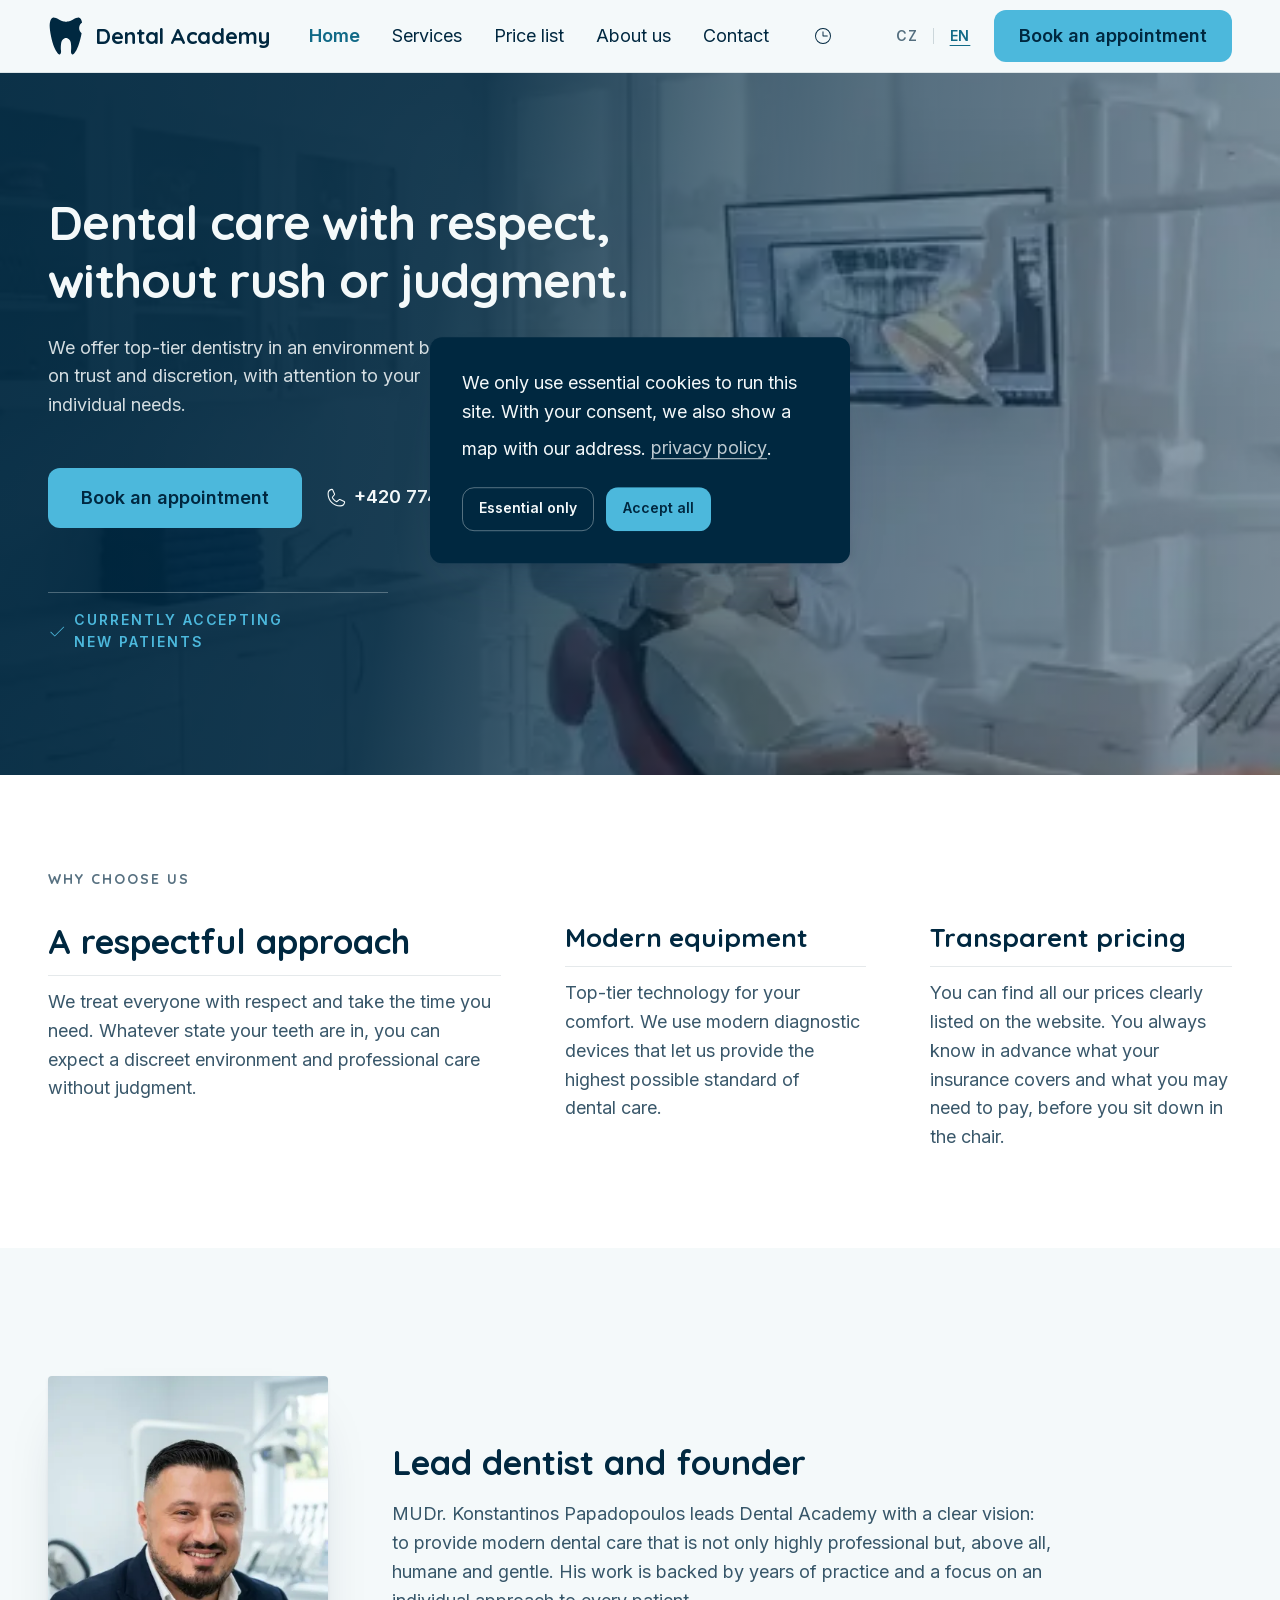
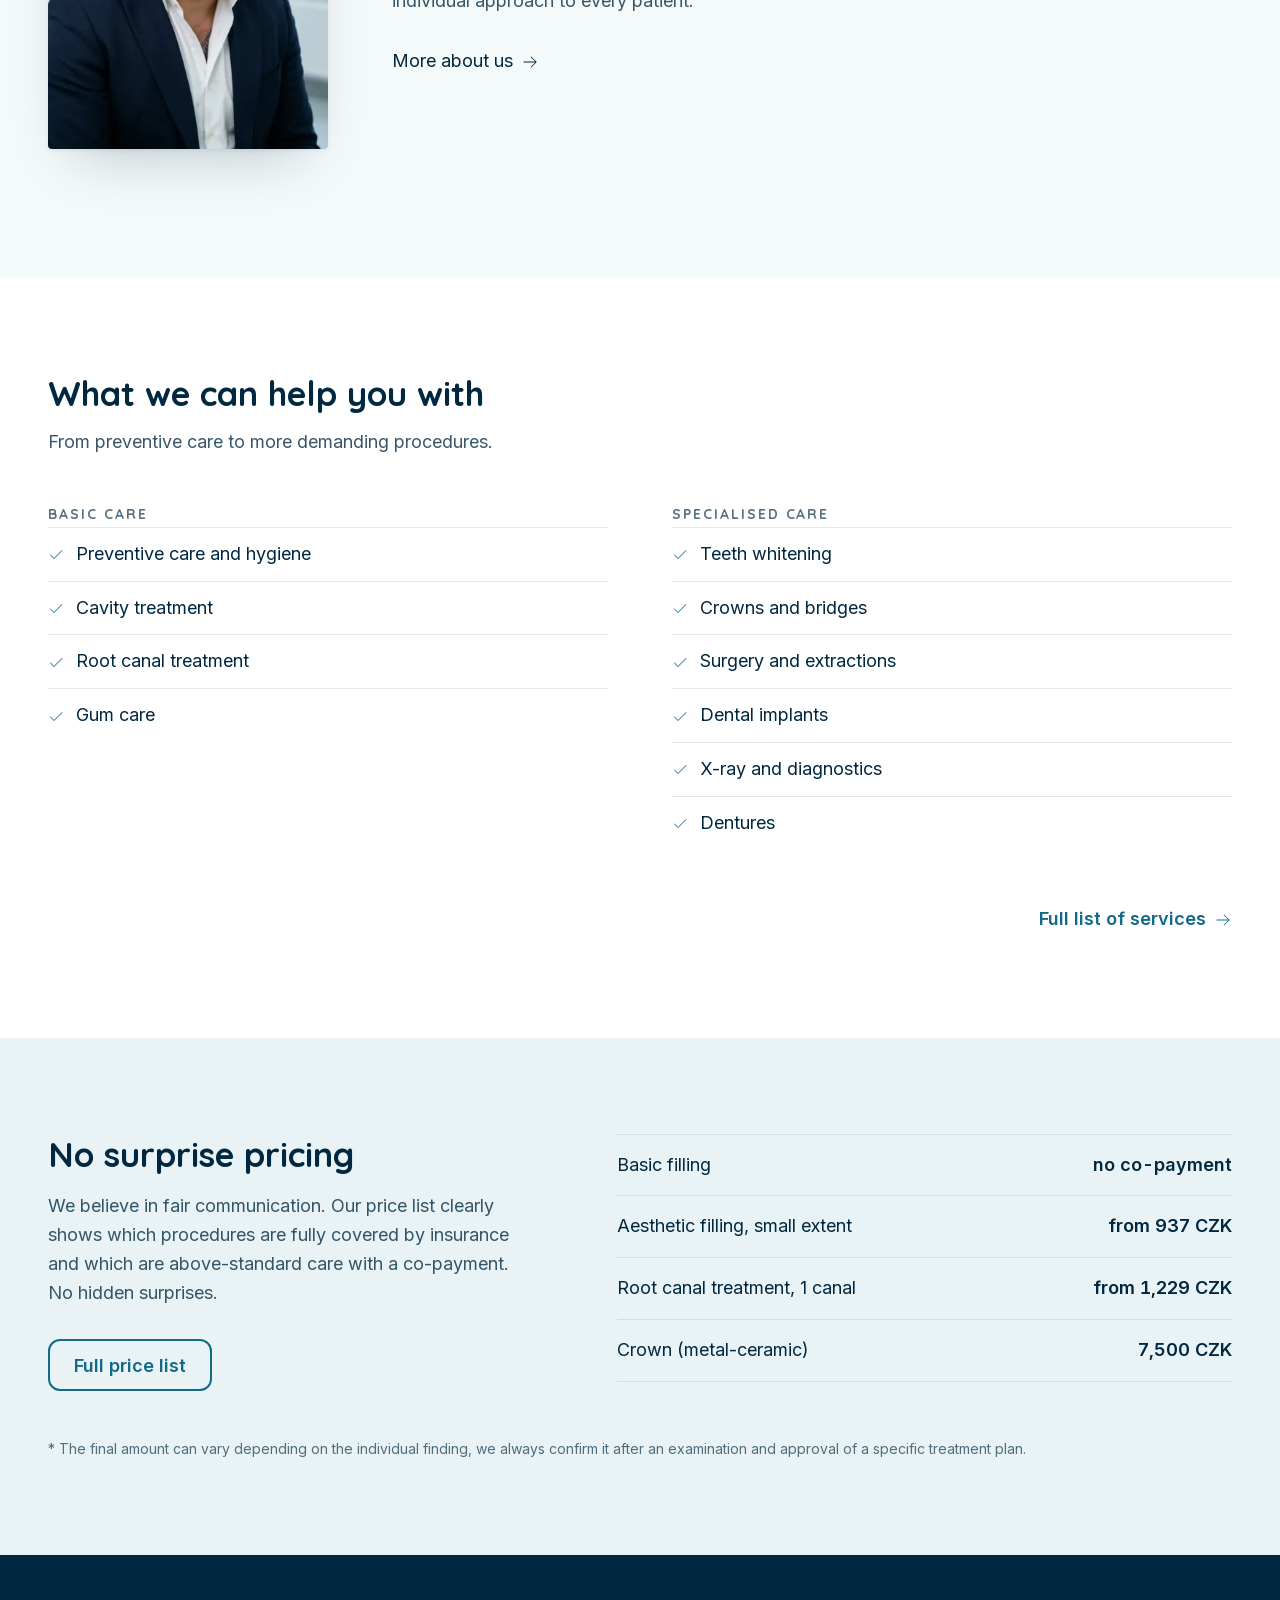
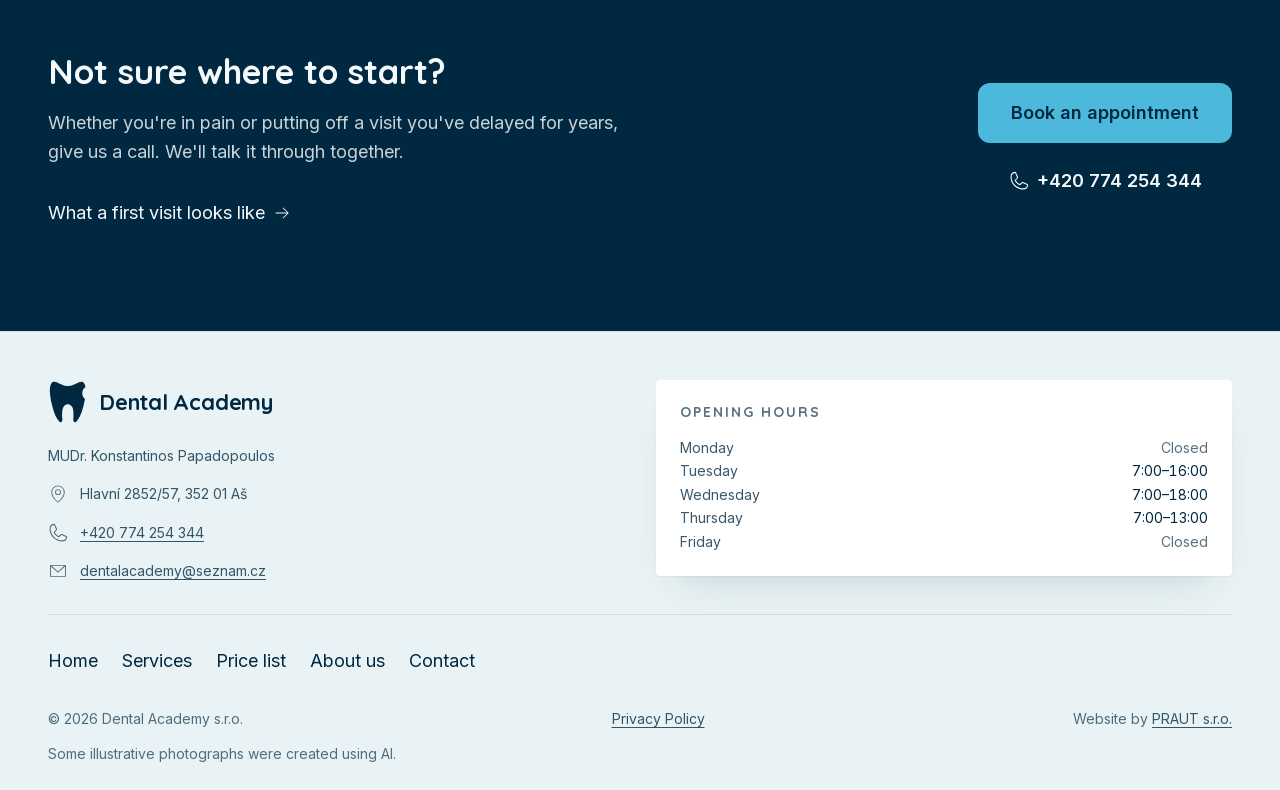
<file: en/index.html>
<!DOCTYPE html><html lang="en" data-beasties-container><head>
    <meta charset="utf-8">
    <title>Dental Academy, dental clinic in Aš, Czech Republic</title>
    <base href="/">
    <meta name="viewport" content="width=device-width, initial-scale=1"><link rel="preload" as="image" type="image/webp" href="img/mockup/hero-01-osetreni-mobile-600.webp" imagesrcset="img/mockup/hero-01-osetreni-mobile-480.webp 480w, img/mockup/hero-01-osetreni-mobile-600.webp 600w" imagesizes="100vw" media="(max-width: 767px)" fetchpriority="high"><link rel="preload" as="image" type="image/webp" href="img/mockup/hero-01-osetreni.webp" media="(min-width: 768px)" fetchpriority="high">
    <link rel="icon" type="image/x-icon" href="favicon.ico">
    <link rel="apple-touch-icon" href="apple-touch-icon.png">

  <style>@font-face{font-family:Quicksand;font-style:normal;font-weight:700;font-display:swap;src:url("./media/quicksand-700-latin-ext-optimized-O6MUIEZ3.woff2") format("woff2");unicode-range:U+0100-02BA,U+02BD-02C5,U+02C7-02CC,U+02CE-02D7,U+02DD-02FF,U+0304,U+0308,U+0329,U+1D00-1DBF,U+1E00-1E9F,U+1EF2-1EFF,U+2020,U+20A0-20AB,U+20AD-20C0,U+2113,U+2C60-2C7F,U+A720-A7FF}@font-face{font-family:Quicksand;font-style:normal;font-weight:700;font-display:swap;src:url("./media/quicksand-700-latin-optimized-QVDMFVZS.woff2") format("woff2");unicode-range:U+0000-00FF,U+0131,U+0152-0153,U+02BB-02BC,U+02C6,U+02DA,U+02DC,U+0304,U+0308,U+0329,U+2000-206F,U+20AC,U+2122,U+2191,U+2193,U+2212,U+2215,U+FEFF,U+FFFD}@font-face{font-family:Inter;font-style:normal;font-weight:400;font-display:swap;src:url("./media/inter-400-latin-ext-optimized-43ESOUTK.woff2") format("woff2");unicode-range:U+0100-02BA,U+02BD-02C5,U+02C7-02CC,U+02CE-02D7,U+02DD-02FF,U+0304,U+0308,U+0329,U+1D00-1DBF,U+1E00-1E9F,U+1EF2-1EFF,U+2020,U+20A0-20AB,U+20AD-20C0,U+2113,U+2C60-2C7F,U+A720-A7FF}@font-face{font-family:Inter;font-style:normal;font-weight:400;font-display:swap;src:url("./media/inter-400-latin-optimized-SEBSPGC4.woff2") format("woff2");unicode-range:U+0000-00FF,U+0131,U+0152-0153,U+02BB-02BC,U+02C6,U+02DA,U+02DC,U+0304,U+0308,U+0329,U+2000-206F,U+20AC,U+2122,U+2191,U+2193,U+2212,U+2215,U+FEFF,U+FFFD}@font-face{font-family:Inter;font-style:normal;font-weight:600;font-display:swap;src:url("./media/inter-600-latin-ext-optimized-PHTYKVMK.woff2") format("woff2");unicode-range:U+0100-02BA,U+02BD-02C5,U+02C7-02CC,U+02CE-02D7,U+02DD-02FF,U+0304,U+0308,U+0329,U+1D00-1DBF,U+1E00-1E9F,U+1EF2-1EFF,U+2020,U+20A0-20AB,U+20AD-20C0,U+2113,U+2C60-2C7F,U+A720-A7FF}@font-face{font-family:Inter;font-style:normal;font-weight:600;font-display:swap;src:url("./media/inter-600-latin-optimized-3DX67WTJ.woff2") format("woff2");unicode-range:U+0000-00FF,U+0131,U+0152-0153,U+02BB-02BC,U+02C6,U+02DA,U+02DC,U+0304,U+0308,U+0329,U+2000-206F,U+20AC,U+2122,U+2191,U+2193,U+2212,U+2215,U+FEFF,U+FFFD}:root{--da-navy-900: #002840;--da-turquoise-500: #4cb8dc;--da-turquoise-700: #116a87;--da-purple-500: #8c5096;--da-ice-050: #f4f9fa;--da-ice-100: #e9f3f5;--da-white: #ffffff;--da-red-600: #a23b2e;--da-amber-700: #8f5700;--surface: var(--da-ice-050);--panel: var(--da-white);--panel-tint: var(--da-ice-100);--panel-dark: var(--da-navy-900);--ink: var(--da-navy-900);--ink-soft: rgb(0 40 64 / .78);--ink-faint: rgb(0 40 64 / .66);--ink-ghost: rgb(0 40 64 / .1);--ink-inverse: var(--da-ice-050);--accent: var(--da-turquoise-700);--accent-vivid: var(--da-turquoise-500);--rare: var(--da-purple-500);--border: rgb(0 40 64 / .16);--border-soft: rgb(0 40 64 / .1);--good: var(--da-turquoise-700);--bad: var(--da-red-600);--warn: var(--da-amber-700);--font-heading: "Quicksand", sans-serif;--font-body: "Inter", sans-serif;--text-h1: clamp(30px, 4.2vw, 48px);--text-h2: clamp(26px, 3vw, 34px);--text-h3: clamp(22px, 2.2vw, 26px);--text-body: 18px;--text-small: 14px;--leading-h1: 1.2;--leading-h2: 1.25;--leading-h3: 1.3;--leading-body: 1.6;--leading-small: 1.4;--tracking-kicker: .14em;--space-1: 4px;--space-2: 8px;--space-3: 12px;--space-4: 16px;--space-5: 24px;--space-6: 32px;--space-7: 48px;--space-8: 64px;--space-9: 96px;--space-10: 128px;--radius-surface: 4px;--radius-control: 12px;--shadow-sm: 0 1px 2px rgb(0 40 64 / .05), 0 20px 40px -24px rgb(0 40 64 / .22);--shadow-md: 0 2px 4px rgb(0 40 64 / .06), 0 28px 56px -28px rgb(0 40 64 / .28);--motion-fast: .15s;--motion-medium: .25s;--motion-slow: .4s;--motion-zoom: .7s;--motion-crossfade: 2s;--motion-hero-interval: 4s;--ease: cubic-bezier(.4, 0, .2, 1);--z-base: 0;--z-sticky: 100;--z-dropdown: 200;--z-overlay: 300;--z-cookie: 400;--container: 1200px;--container-wide: 1440px;--gutter: clamp(16px, 4vw, 48px);--tap-target-min: 44px;--focus-ring-width: 3px;--focus-ring-offset: 2px;--focus-ring-color: var(--da-turquoise-700)}*,*:before,*:after{box-sizing:border-box}*{margin:0}html{scroll-behavior:smooth;scroll-padding-top:var(--space-9);-webkit-text-size-adjust:100%}body{background:var(--surface);color:var(--ink);font-family:var(--font-body);font-size:var(--text-body);line-height:var(--leading-body);font-weight:400;-webkit-font-smoothing:antialiased;text-rendering:optimizeLegibility;min-height:100dvh}h1,h2,h3{font-family:var(--font-heading);font-weight:700;text-wrap:balance}h1{font-size:var(--text-h1);line-height:var(--leading-h1);letter-spacing:-.015em}h2{font-size:var(--text-h2);line-height:var(--leading-h2)}h3{font-size:var(--text-h3);line-height:var(--leading-h3)}p{text-wrap:pretty}a{color:var(--accent);text-underline-offset:.2em;transition:color var(--motion-fast) var(--ease)}img,picture,svg{display:block;max-width:100%}button{font:inherit;color:inherit}@media(prefers-reduced-motion:reduce){html{scroll-behavior:auto}*,*:before,*:after{animation-duration:.01ms!important;animation-iteration-count:1!important;transition-duration:.01ms!important;scroll-behavior:auto!important}}
</style><link rel="stylesheet" href="styles-Z6CKCNIZ.css" media="print" onload="this.media='all'"><noscript><link rel="stylesheet" href="styles-Z6CKCNIZ.css"></noscript><style ng-app-id="ng">main[_ngcontent-ng-c197762682]{display:block;outline:none}</style><meta name="description" content="Dental Academy dental clinic in Aš, Czech Republic. Dr. Konstantinos Papadopoulos offers modern dental care and welcomes new patients."><meta name="robots" content="index, follow, max-image-preview:large"><meta property="og:title" content="Dental Academy, dental clinic in Aš, Czech Republic"><meta property="og:description" content="Dental Academy dental clinic in Aš, Czech Republic. Dr. Konstantinos Papadopoulos offers modern dental care and welcomes new patients."><meta property="og:url" content="https://dentalacademyas.cz/en/"><meta property="og:type" content="website"><meta property="og:site_name" content="Dental Academy"><meta property="og:locale" content="en_GB"><meta property="og:image" content="https://dentalacademyas.cz/apple-touch-icon.png"><meta name="twitter:card" content="summary"><meta name="twitter:title" content="Dental Academy, dental clinic in Aš, Czech Republic"><meta name="twitter:description" content="Dental Academy dental clinic in Aš, Czech Republic. Dr. Konstantinos Papadopoulos offers modern dental care and welcomes new patients."><style ng-app-id="ng">a[_ngcontent-ng-c2454751825]{position:absolute;z-index:var(--z-cookie);top:0;left:var(--space-4);transform:translateY(-120%);display:inline-flex;align-items:center;min-height:var(--tap-target-min);padding-inline:var(--space-5);background:var(--panel);color:var(--ink);border-radius:var(--radius-control);box-shadow:var(--shadow-md);text-decoration:none;font-weight:600;transition:transform var(--motion-fast) var(--ease)}a[_ngcontent-ng-c2454751825]:focus-visible{transform:translateY(var(--space-3))}</style><style ng-app-id="ng">header[_ngcontent-ng-c871143590]{position:sticky;top:0;z-index:var(--z-sticky);background:color-mix(in srgb,var(--surface) 88%,transparent);-webkit-backdrop-filter:blur(10px);backdrop-filter:blur(10px);border-bottom:1px solid var(--border-soft)}.bar[_ngcontent-ng-c871143590]{display:flex;align-items:center;justify-content:space-between;gap:var(--space-5);min-height:72px}.brand[_ngcontent-ng-c871143590]{display:inline-flex;color:var(--ink);text-decoration:none;flex:none}.desktop[_ngcontent-ng-c871143590]{display:none}nav.desktop[_ngcontent-ng-c871143590]   ul[_ngcontent-ng-c871143590]{list-style:none;padding:0;display:flex;align-items:center;gap:var(--space-6)}.hours[_ngcontent-ng-c871143590]{position:relative}.hours[_ngcontent-ng-c871143590]   summary[_ngcontent-ng-c871143590]{display:inline-flex;align-items:center;justify-content:center;min-width:var(--tap-target-min);min-height:var(--tap-target-min);color:var(--ink);cursor:pointer;list-style:none;transition:color var(--motion-fast) var(--ease)}.hours[_ngcontent-ng-c871143590]   summary[_ngcontent-ng-c871143590]::-webkit-details-marker{display:none}.hours[_ngcontent-ng-c871143590]   summary[_ngcontent-ng-c871143590]:hover, .hours[open][_ngcontent-ng-c871143590]   summary[_ngcontent-ng-c871143590]{color:var(--accent)}.hours-card[_ngcontent-ng-c871143590]{position:absolute;top:calc(100% + var(--space-3));right:0;z-index:var(--z-dropdown);padding:var(--space-4) var(--space-5);background:var(--panel);border-radius:var(--radius-surface);box-shadow:var(--shadow-md)}.hours-card[_ngcontent-ng-c871143590]   dl[_ngcontent-ng-c871143590]{margin:0;display:grid;grid-template-columns:auto 1fr;gap:var(--space-1) var(--space-4);font-size:var(--text-small);line-height:var(--leading-small);white-space:nowrap}.hours-card[_ngcontent-ng-c871143590]   dt[_ngcontent-ng-c871143590]{color:var(--ink-soft)}.hours-card[_ngcontent-ng-c871143590]   dd[_ngcontent-ng-c871143590]{margin:0;font-variant-numeric:tabular-nums}.hours-card[_ngcontent-ng-c871143590]   dd.closed[_ngcontent-ng-c871143590]{color:var(--ink-faint)}.actions[_ngcontent-ng-c871143590]{display:flex;align-items:center;gap:var(--space-3);flex:none}.burger[_ngcontent-ng-c871143590]{display:inline-flex;align-items:center;justify-content:center;min-width:var(--tap-target-min);min-height:var(--tap-target-min);background:transparent;border:0;border-radius:var(--radius-control);color:var(--ink);cursor:pointer;transition:background-color var(--motion-fast) var(--ease)}.burger[_ngcontent-ng-c871143590]:hover{background:var(--ink-ghost)}.cta[_ngcontent-ng-c871143590]{display:none}@media(min-width:480px){.cta[_ngcontent-ng-c871143590]{display:inline-flex}}@media(min-width:1280px){.desktop[_ngcontent-ng-c871143590]{display:inline-flex}.burger[_ngcontent-ng-c871143590]{display:none}}</style><style ng-app-id="ng">footer[_ngcontent-ng-c4214038375]{background:var(--panel-tint);border-top:1px solid var(--border-soft);padding-block:var(--space-7) var(--space-5)}.grid[_ngcontent-ng-c4214038375]{display:grid;grid-template-columns:minmax(0,1fr);align-items:start;gap:var(--space-6)}@media(min-width:768px){.grid[_ngcontent-ng-c4214038375]{grid-template-columns:repeat(2,minmax(0,1fr))}}.hours-wrap[_ngcontent-ng-c4214038375]{width:100%;min-width:0}.brand[_ngcontent-ng-c4214038375]{min-width:0}h2[_ngcontent-ng-c4214038375]{font-size:var(--text-small);letter-spacing:var(--tracking-kicker);text-transform:uppercase;color:var(--ink-faint);margin-bottom:var(--space-4)}.card[_ngcontent-ng-c4214038375]{padding:var(--space-5);background:var(--panel);border-radius:var(--radius-surface);box-shadow:var(--shadow-sm)}.doctor[_ngcontent-ng-c4214038375]{margin-top:var(--space-3);color:var(--ink-soft);font-size:var(--text-small)}.contact[_ngcontent-ng-c4214038375], .links[_ngcontent-ng-c4214038375], .legal[_ngcontent-ng-c4214038375]{list-style:none;padding:0}.contact[_ngcontent-ng-c4214038375]{display:flex;flex-direction:column;gap:var(--space-4);margin-top:var(--space-4);font-size:var(--text-small);line-height:var(--leading-body)}.contact[_ngcontent-ng-c4214038375]   li[_ngcontent-ng-c4214038375]{display:flex;align-items:center;gap:var(--space-3);margin:0;padding:0;color:var(--ink-soft)}.contact[_ngcontent-ng-c4214038375]   da-icon[_ngcontent-ng-c4214038375]{display:flex;align-items:center;justify-content:center;width:20px;height:20px;flex-shrink:0;color:var(--ink-faint)}.contact[_ngcontent-ng-c4214038375]   a[_ngcontent-ng-c4214038375], .contact[_ngcontent-ng-c4214038375]   span[_ngcontent-ng-c4214038375]{margin:0;padding:0;min-height:0;font-size:inherit;line-height:inherit;min-width:0;max-width:100%;overflow-wrap:anywhere}.hours[_ngcontent-ng-c4214038375]{margin:0;display:grid;grid-template-columns:minmax(0,1fr) auto;gap:var(--space-1) var(--space-4);font-size:var(--text-small);line-height:var(--leading-small)}.hours[_ngcontent-ng-c4214038375]   dt[_ngcontent-ng-c4214038375]{color:var(--ink-soft)}.hours[_ngcontent-ng-c4214038375]   dd[_ngcontent-ng-c4214038375]{margin:0;text-align:right;font-variant-numeric:tabular-nums}.hours[_ngcontent-ng-c4214038375]   dd.closed[_ngcontent-ng-c4214038375]{color:var(--ink-faint)}.navigation[_ngcontent-ng-c4214038375]{margin-top:var(--space-6);padding-block:var(--space-5) 0;border-top:1px solid var(--border-soft)}.links[_ngcontent-ng-c4214038375], .legal[_ngcontent-ng-c4214038375]{display:flex;flex-wrap:wrap;align-items:center;gap:var(--space-2) var(--space-5)}.bottom[_ngcontent-ng-c4214038375]{margin-top:var(--space-5);display:flex;flex-wrap:wrap;align-items:baseline;font-size:var(--text-small);color:var(--ink-faint);justify-content:space-between;gap:var(--space-5)}.bottom[_ngcontent-ng-c4214038375]   a[_ngcontent-ng-c4214038375]{align-items:center;margin-block:calc((var(--space-5) - var(--tap-target-min)) / 2)}.copyright[_ngcontent-ng-c4214038375], .credit[_ngcontent-ng-c4214038375], .ai-note[_ngcontent-ng-c4214038375]{font-size:var(--text-small);color:var(--ink-faint)}.copyright[_ngcontent-ng-c4214038375], .credit[_ngcontent-ng-c4214038375]{min-width:0;overflow-wrap:anywhere}.ai-note[_ngcontent-ng-c4214038375]{margin-top:var(--space-3)}</style><style ng-app-id="ng">[_nghost-ng-c3181076983]{display:block;width:min(100% - 2 * var(--gutter),var(--_max, var(--container)));margin-inline:auto}</style><style ng-app-id="ng">[_nghost-ng-c3826198548]{display:inline-flex;align-items:center;gap:var(--space-3);color:inherit}.mark[_ngcontent-ng-c3826198548]{height:max(32px,1px * var(--_size, 40));width:auto;aspect-ratio:103.21/116.48}.wordmark[_ngcontent-ng-c3826198548]{font-family:var(--font-heading);font-weight:700;font-size:clamp(18px,2vw,22px);line-height:1.1;letter-spacing:-.01em;white-space:nowrap}</style><style ng-app-id="ng">[_nghost-ng-c3883181231]{display:inline-flex;flex:none;color:inherit}svg[_ngcontent-ng-c3883181231]{width:calc(1px * var(--_size, 24));height:calc(1px * var(--_size, 24))}</style><style ng-app-id="ng">[_nghost-ng-c4016984144]{color:var(--accent);text-underline-offset:.2em;transition:color var(--motion-fast) var(--ease)}.variant-inline[_nghost-ng-c4016984144]{text-decoration:underline}.variant-inline[_nghost-ng-c4016984144]:hover{color:var(--ink)}.variant-nav[_nghost-ng-c4016984144]{color:var(--ink);text-decoration:none;display:inline-flex;align-items:center;min-height:var(--tap-target-min)}.variant-nav[_nghost-ng-c4016984144]:hover{color:var(--accent)}.variant-quiet[_nghost-ng-c4016984144]{color:var(--ink-soft);text-decoration:underline;text-decoration-color:currentColor;display:inline-flex;align-items:center;min-height:var(--tap-target-min)}.variant-quiet[_nghost-ng-c4016984144]:hover{color:var(--ink)}.is-active[_nghost-ng-c4016984144]{color:var(--accent);font-weight:700}</style><style ng-app-id="ng">[_nghost-ng-c1360616720]{display:contents}.banner[_ngcontent-ng-c1360616720]{position:fixed;top:50%;left:50%;transform:translate(-50%,-50%);z-index:var(--z-cookie);width:calc(100% - var(--space-4) * 2);max-width:420px;display:grid;gap:var(--space-4);padding:var(--space-6);background:var(--panel-dark);border-radius:var(--radius-control);box-shadow:var(--shadow-md);--ink: var(--ink-inverse);--ink-soft: rgb(244 249 250 / .78);--border: rgb(244 249 250 / .35);--accent: var(--accent-vivid);color:var(--ink);animation:_ngcontent-ng-c1360616720_fade-in var(--motion-slow) var(--ease)}.actions[_ngcontent-ng-c1360616720]{display:flex;flex-wrap:wrap;gap:var(--space-3)}@keyframes _ngcontent-ng-c1360616720_fade-in{0%{opacity:0;transform:translate(-50%,-50%) scale(.96)}to{opacity:1;transform:translate(-50%,-50%) scale(1)}}</style><style ng-app-id="ng">nav[_ngcontent-ng-c47568377]{display:inline-flex;align-items:center;gap:var(--space-1)}a[_ngcontent-ng-c47568377]{display:inline-flex;align-items:center;justify-content:center;min-width:var(--tap-target-min);min-height:var(--tap-target-min);color:var(--ink-faint);text-decoration:none;font-size:var(--text-small);font-weight:600;letter-spacing:.06em;border-radius:var(--radius-control);transition:color var(--motion-fast) var(--ease)}a[_ngcontent-ng-c47568377]:hover{color:var(--ink)}a.is-current[_ngcontent-ng-c47568377]{color:var(--accent);text-decoration:underline;text-underline-offset:.3em}.sep[_ngcontent-ng-c47568377]{width:1px;height:16px;background:var(--border)}.sr-only[_ngcontent-ng-c47568377]{position:absolute;width:1px;height:1px;padding:0;margin:-1px;overflow:hidden;clip-path:inset(50%);white-space:nowrap;border:0}</style><style ng-app-id="ng">[_nghost-ng-c1597601124]{display:inline-flex;align-items:center;justify-content:center;gap:var(--space-2);border-radius:var(--radius-control);border:1px solid transparent;font-family:var(--font-body);font-weight:600;line-height:1.2;text-align:center;text-decoration:none;cursor:pointer;max-width:100%;transition:background-color var(--motion-fast) var(--ease),border-color var(--motion-fast) var(--ease),color var(--motion-fast) var(--ease)}.size-sm[_nghost-ng-c1597601124]{min-height:var(--tap-target-min);padding-inline:var(--space-4);font-size:var(--text-small)}.size-md[_nghost-ng-c1597601124]{min-height:52px;padding-inline:var(--space-5);font-size:var(--text-body)}.size-lg[_nghost-ng-c1597601124]{min-height:60px;padding-inline:var(--space-6);font-size:var(--text-body)}.appearance-primary[_nghost-ng-c1597601124]{background:var(--accent-vivid);color:var(--da-navy-900)}.appearance-primary[_nghost-ng-c1597601124]:hover{background:var(--accent);color:var(--ink-inverse)}.appearance-secondary[_nghost-ng-c1597601124]{background:transparent;border-color:var(--border);color:var(--ink)}.appearance-secondary[_nghost-ng-c1597601124]:hover{border-color:var(--accent);color:var(--accent)}.appearance-ghost[_nghost-ng-c1597601124]{background:transparent;color:var(--accent);padding-inline:var(--space-3)}.appearance-ghost[_nghost-ng-c1597601124]:hover{background:var(--ink-ghost)}.is-full[_nghost-ng-c1597601124]{width:100%}.is-loading[_nghost-ng-c1597601124], [disabled][_nghost-ng-c1597601124]{opacity:.55;cursor:not-allowed;pointer-events:none}</style><style ng-app-id="ng">.about-teaser[_ngcontent-ng-c872885681]{display:grid;gap:var(--space-6)}@media(min-width:480px){.about-teaser[_ngcontent-ng-c872885681]{grid-template-columns:280px 1fr;align-items:center;gap:var(--space-8)}}.photo[_ngcontent-ng-c872885681]{aspect-ratio:3/4;overflow:hidden;border-radius:var(--radius-surface);box-shadow:var(--shadow-md)}.photo[_ngcontent-ng-c872885681]   img[_ngcontent-ng-c872885681]{width:100%;height:100%;object-fit:cover;transition:transform var(--motion-zoom) var(--ease)}.photo[_ngcontent-ng-c872885681]:hover   img[_ngcontent-ng-c872885681]{transform:scale(1.04)}.about-teaser[_ngcontent-ng-c872885681]   .text[_ngcontent-ng-c872885681]{max-width:60ch}.about-teaser[_ngcontent-ng-c872885681]   .text[_ngcontent-ng-c872885681]   p[_ngcontent-ng-c872885681]{margin-top:var(--space-4);color:var(--ink-soft)}.about-teaser[_ngcontent-ng-c872885681]   .text[_ngcontent-ng-c872885681]   a[_ngcontent-ng-c872885681]{margin-top:var(--space-5);display:inline-flex;gap:var(--space-2)}.services-head[_ngcontent-ng-c872885681]{margin-bottom:var(--space-7)}.services-head[_ngcontent-ng-c872885681]   p[_ngcontent-ng-c872885681]{margin-top:var(--space-3);color:var(--ink-soft)}.services-groups[_ngcontent-ng-c872885681]{display:grid;gap:var(--space-7);margin-bottom:var(--space-7)}@media(min-width:768px){.services-groups[_ngcontent-ng-c872885681]{grid-template-columns:1fr 1fr;gap:var(--space-8)}}.group[_ngcontent-ng-c872885681]   h3[_ngcontent-ng-c872885681]{font-size:var(--text-small);letter-spacing:var(--tracking-kicker);text-transform:uppercase;color:var(--ink-faint);margin-bottom:var(--space-1)}.group[_ngcontent-ng-c872885681]   ul[_ngcontent-ng-c872885681]{list-style:none;padding:0;margin:0}.group[_ngcontent-ng-c872885681]   li[_ngcontent-ng-c872885681]{display:flex;align-items:center;gap:var(--space-3);padding-block:var(--space-3);border-top:1px solid var(--border-soft);color:var(--ink)}.group[_ngcontent-ng-c872885681]   li[_ngcontent-ng-c872885681]   da-icon[_ngcontent-ng-c872885681]{flex-shrink:0;color:var(--accent)}.services-link-row[_ngcontent-ng-c872885681]{display:flex;justify-content:flex-end}.services-link[_ngcontent-ng-c872885681]{gap:var(--space-2);color:var(--accent);font-weight:600}.services-link[_ngcontent-ng-c872885681]:hover{color:var(--ink)}</style><style ng-app-id="ng">.hero[_ngcontent-ng-c1433052263]{position:relative;display:flex;align-items:center;min-height:min(78vh,720px);padding-block:var(--space-9);background:var(--panel-dark);color:var(--ink-inverse);overflow:hidden}.media[_ngcontent-ng-c1433052263]{position:absolute;inset:0;z-index:0}.media[_ngcontent-ng-c1433052263]   img[_ngcontent-ng-c1433052263]{position:absolute;inset:0;width:100%;height:100%;object-fit:cover;opacity:0;transition:none}.media.is-rotating[_ngcontent-ng-c1433052263]   img[_ngcontent-ng-c1433052263]{transition:opacity var(--motion-crossfade) var(--ease)}.media[_ngcontent-ng-c1433052263]   img.is-active[_ngcontent-ng-c1433052263]{opacity:1}.placeholder[_ngcontent-ng-c1433052263]{position:absolute;inset:0;display:grid;place-items:center;background:repeating-linear-gradient(45deg,rgba(244,249,250,.03) 0 12px,transparent 12px 24px),var(--panel-dark)}.placeholder[_ngcontent-ng-c1433052263]   span[_ngcontent-ng-c1433052263]{font-size:var(--text-small);letter-spacing:var(--tracking-kicker);text-transform:uppercase;color:#f4f9fa61;text-align:center;padding-inline:var(--space-5)}.hero[_ngcontent-ng-c1433052263]:after{content:"";position:absolute;inset:0;z-index:1;background:linear-gradient(100deg,#002840f0,#002840e6 34%,#0028408c 62%,#0028404d)}da-container[_ngcontent-ng-c1433052263]{position:relative;z-index:2}.content[_ngcontent-ng-c1433052263]   h1[_ngcontent-ng-c1433052263]{max-width:620px;text-wrap:balance}.lede[_ngcontent-ng-c1433052263]{margin-top:var(--space-5);max-width:34ch;color:#f4f9fadb}@media(min-width:1024px){.lede[_ngcontent-ng-c1433052263]{max-width:40ch}}.actions[_ngcontent-ng-c1433052263]{margin-top:var(--space-7);display:flex;flex-wrap:wrap;align-items:center;gap:var(--space-5)}.phone[_ngcontent-ng-c1433052263]{display:inline-flex;align-items:center;gap:var(--space-2);min-height:var(--tap-target-min);color:var(--ink-inverse);text-decoration:none;font-weight:600;transition:color var(--motion-fast) var(--ease)}.phone[_ngcontent-ng-c1433052263]:hover{color:var(--accent-vivid)}</style><style ng-app-id="ng">.layout[_ngcontent-ng-c4271296847]{display:block}.intro[_ngcontent-ng-c4271296847]{margin-bottom:var(--space-6)}.intro[_ngcontent-ng-c4271296847]   h2[_ngcontent-ng-c4271296847]{font-size:var(--text-small);letter-spacing:var(--tracking-kicker);text-transform:uppercase;color:var(--ink-faint)}.items[_ngcontent-ng-c4271296847]{list-style:none;padding:0;margin:0;display:flex;flex-direction:column;gap:var(--space-6)}@media(min-width:768px){.items[_ngcontent-ng-c4271296847]{flex-direction:row;align-items:flex-start;gap:var(--space-8)}}.items[_ngcontent-ng-c4271296847]   li[_ngcontent-ng-c4271296847]{padding-top:var(--space-5);border-top:1px solid var(--border-soft)}.items[_ngcontent-ng-c4271296847]   li.is-lead[_ngcontent-ng-c4271296847]{flex:1.5 1 0%}.items[_ngcontent-ng-c4271296847]   li[_ngcontent-ng-c4271296847]:not(.is-lead){flex:1 1 0%}@media(min-width:768px){.items[_ngcontent-ng-c4271296847]   li[_ngcontent-ng-c4271296847]{border-top:0;padding-top:0}}.items[_ngcontent-ng-c4271296847]   li.is-lead[_ngcontent-ng-c4271296847]   h3[_ngcontent-ng-c4271296847]{font-size:var(--text-h2);line-height:var(--leading-h2)}.items[_ngcontent-ng-c4271296847]   li.is-lead[_ngcontent-ng-c4271296847]   p[_ngcontent-ng-c4271296847]{max-width:54ch;font-size:var(--text-body)}.items[_ngcontent-ng-c4271296847]   h3[_ngcontent-ng-c4271296847]{padding-bottom:var(--space-3);margin-bottom:var(--space-3);border-bottom:1px solid var(--border-soft);text-wrap:balance}.items[_ngcontent-ng-c4271296847]   p[_ngcontent-ng-c4271296847]{color:var(--ink-soft);max-width:46ch;text-wrap:pretty}</style><style ng-app-id="ng">[_nghost-ng-c2319155291]{display:block}.tone-surface[_nghost-ng-c2319155291]{background:var(--surface)}.tone-panel[_nghost-ng-c2319155291]{background:var(--panel)}.tone-tint[_nghost-ng-c2319155291]{background:var(--panel-tint)}.tone-dark[_nghost-ng-c2319155291]{background:var(--panel-dark);--ink: var(--ink-inverse);--ink-soft: rgb(244 249 250 / .78);--ink-faint: rgb(244 249 250 / .62);--ink-ghost: rgb(244 249 250 / .12);--border: rgb(244 249 250 / .35);--border-soft: rgb(244 249 250 / .18);--accent: var(--accent-vivid);color:var(--ink)}.spacing-tight[_nghost-ng-c2319155291]{padding-block:var(--space-7)}.spacing-normal[_nghost-ng-c2319155291]{padding-block:var(--space-9)}.spacing-loose[_nghost-ng-c2319155291]{padding-block:var(--space-10)}</style><style ng-app-id="ng">[_nghost-ng-c3303436296]{display:block}.accepting[_ngcontent-ng-c3303436296]{display:inline-flex;align-items:center;gap:var(--space-2);margin-top:var(--space-8);padding-top:var(--space-4);border-top:1px solid rgba(244,249,250,.28);font-size:var(--text-small);font-weight:700;letter-spacing:var(--tracking-kicker);text-transform:uppercase;color:var(--accent-vivid);max-width:34ch;animation:_ngcontent-ng-c3303436296_accepting-pulse 2.4s ease-in-out infinite}@keyframes _ngcontent-ng-c3303436296_accepting-pulse{0%,to{opacity:1}50%{opacity:.55}}@media(prefers-reduced-motion:reduce){.accepting[_ngcontent-ng-c3303436296]{animation:none}}</style><link rel="canonical" href="https://dentalacademyas.cz/en/"><link rel="alternate" href="https://dentalacademyas.cz/" hreflang="cs"><link rel="alternate" href="https://dentalacademyas.cz/en/" hreflang="en"><link rel="alternate" href="https://dentalacademyas.cz/" hreflang="x-default"><script id="clinic-schema" type="application/ld+json">{"@context":"https://schema.org","@type":"Dentist","@id":"https://dentalacademyas.cz/#clinic","name":"Dental Academy s.r.o.","url":"https://dentalacademyas.cz/","telephone":"+420 774 254 344","email":"dentalacademy@seznam.cz","address":{"@type":"PostalAddress","streetAddress":"Hlavní 2852/57","addressLocality":"Aš","postalCode":"352 01","addressCountry":"CZ"},"openingHoursSpecification":[{"@type":"OpeningHoursSpecification","dayOfWeek":"Tuesday","opens":"07:00","closes":"16:00"},{"@type":"OpeningHoursSpecification","dayOfWeek":"Wednesday","opens":"07:00","closes":"18:00"},{"@type":"OpeningHoursSpecification","dayOfWeek":"Thursday","opens":"07:00","closes":"13:00"}]}</script><style ng-app-id="ng">.layout[_ngcontent-ng-c3161794181]{display:grid;gap:var(--space-7)}@media(min-width:1024px){.layout[_ngcontent-ng-c3161794181]{grid-template-columns:1.4fr auto;gap:var(--space-9);align-items:center}}p[_ngcontent-ng-c3161794181]{margin-top:var(--space-4);max-width:52ch;color:#f4f9fad1}.reassurance[_ngcontent-ng-c3161794181]{margin-top:var(--space-5);gap:var(--space-2)}.actions[_ngcontent-ng-c3161794181]{display:flex;flex-wrap:wrap;align-items:center;gap:var(--space-5)}@media(min-width:1024px){.actions[_ngcontent-ng-c3161794181]{flex-direction:column;align-items:stretch;gap:var(--space-4)}}.phone[_ngcontent-ng-c3161794181]{display:inline-flex;align-items:center;justify-content:center;gap:var(--space-2);min-height:var(--tap-target-min);color:var(--ink-inverse);text-decoration:none;font-weight:600;transition:color var(--motion-fast) var(--ease)}.phone[_ngcontent-ng-c3161794181]:hover{color:var(--accent-vivid)}</style><style ng-app-id="ng">.layout[_ngcontent-ng-c2683849791]{display:grid;gap:var(--space-7)}@media(min-width:1024px){.layout[_ngcontent-ng-c2683849791]{grid-template-columns:1fr 1.3fr;gap:var(--space-9);align-items:start}}.intro[_ngcontent-ng-c2683849791]   p[_ngcontent-ng-c2683849791]{margin-block:var(--space-4) var(--space-6);color:var(--ink-soft);max-width:46ch}.cta[_ngcontent-ng-c2683849791]{border-width:2px;border-color:var(--accent);color:var(--accent)}.cta[_ngcontent-ng-c2683849791]:hover{background:var(--accent);color:var(--ink-inverse)}.note[_ngcontent-ng-c2683849791]{margin-top:var(--space-7);color:var(--ink-faint);font-size:var(--text-small);line-height:var(--leading-small)}.warning[_ngcontent-ng-c2683849791]{margin-bottom:var(--space-5);padding:var(--space-4);background:var(--panel);border-left:3px solid var(--warn);border-radius:var(--radius-surface);font-size:var(--text-small);line-height:var(--leading-small);color:var(--ink-soft)}.warning[_ngcontent-ng-c2683849791]   strong[_ngcontent-ng-c2683849791]{color:var(--warn)}ul[_ngcontent-ng-c2683849791]{list-style:none;padding:0;margin:0}li[_ngcontent-ng-c2683849791]{display:grid;grid-template-columns:1fr auto;align-items:baseline;gap:var(--space-3);padding-block:var(--space-4);border-bottom:1px solid var(--border-soft)}li[_ngcontent-ng-c2683849791]:first-child{border-top:1px solid var(--border-soft)}.price[_ngcontent-ng-c2683849791]{text-align:right;white-space:nowrap;font-weight:600;font-variant-numeric:tabular-nums;color:var(--ink)}</style></head>
  <body><!--nghm--><script type="text/javascript" id="ng-event-dispatch-contract">(()=>{function p(t,n,r,o,e,i,f,m){return{eventType:t,event:n,targetElement:r,eic:o,timeStamp:e,eia:i,eirp:f,eiack:m}}function u(t){let n=[],r=e=>{n.push(e)};return{c:t,q:n,et:[],etc:[],d:r,h:e=>{r(p(e.type,e,e.target,t,Date.now()))}}}function s(t,n,r){for(let o=0;o<n.length;o++){let e=n[o];(r?t.etc:t.et).push(e),t.c.addEventListener(e,t.h,r)}}function c(t,n,r,o,e=window){let i=u(t);e._ejsas||(e._ejsas={}),e._ejsas[n]=i,s(i,r),s(i,o,!0)}window.__jsaction_bootstrap=c;})();
</script><script>window.__jsaction_bootstrap(document.body,"ng",["click"],["load"]);</script>
    <app-root ng-version="21.2.20" _nghost-ng-c197762682 ngh="12" ng-server-context="ssg"><da-skip-link _ngcontent-ng-c197762682 _nghost-ng-c2454751825 ngh="0"><a _ngcontent-ng-c2454751825 fragment="obsah" queryparamshandling="preserve" href="/en#obsah" jsaction="click:;">Skip to main content</a></da-skip-link><da-header _ngcontent-ng-c197762682 _nghost-ng-c871143590 ngh="3"><header _ngcontent-ng-c871143590><da-container _ngcontent-ng-c871143590 width="wide" _nghost-ng-c3181076983 style="--_max: var(--container-wide);" ngh="0"><div _ngcontent-ng-c871143590 class="bar"><a _ngcontent-ng-c871143590 class="brand" aria-label="Dental Academy, domovská stránka" href="/en" jsaction="click:;"><da-logo _ngcontent-ng-c871143590 _nghost-ng-c3826198548 style="--_size: 40;" ngh="1"><svg _ngcontent-ng-c3826198548="" viewBox="85.02 15.29 103.21 116.48" fill="currentColor" aria-hidden="true" focusable="false" class="mark"><path _ngcontent-ng-c3826198548="" fill-rule="nonzero" d="M 155.742188 26.761719 C 146.433594 31.835938 137.515625 31.667969 137.515625 31.667969 C 137.515625 31.667969 128.539062 31.835938 119.230469 26.761719 C 108.804688 21.132812 103.285156 19.292969 98.9375 20.183594 C 94.589844 21.019531 89.015625 29.882812 90.074219 48.671875 C 91.078125 67.457031 99.105469 99.289062 105.851562 111.773438 C 112.652344 124.316406 116.832031 127.773438 119.230469 127.273438 C 121.683594 126.714844 123.96875 121.699219 122.910156 115.621094 C 121.851562 109.546875 122.238281 92.429688 125.863281 86.578125 C 130.882812 78.382812 137.515625 79.273438 137.515625 79.273438 C 137.515625 79.273438 144.09375 78.382812 149.164062 86.578125 C 152.789062 92.429688 153.125 109.546875 152.121094 115.621094 C 151.0625 121.699219 153.347656 126.714844 155.742188 127.273438 C 158.195312 127.773438 162.378906 124.316406 169.121094 111.773438 C 174.140625 102.519531 179.824219 82.730469 182.890625 65.449219 C 182.835938 65.449219 182.835938 65.449219 182.835938 65.449219 C 179.492188 62.664062 175.699219 57.867188 175.699219 50.230469 C 175.699219 40.8125 181.722656 35.738281 184.230469 34.007812 C 182.667969 25.203125 179.101562 20.796875 176.089844 20.183594 C 175.421875 20.015625 174.695312 19.960938 173.972656 19.960938 C 169.902344 19.960938 164.550781 22.023438 155.742188 26.761719 Z M 184.230469 34.007812 Z M 184.230469 34.007812 "/></svg><span _ngcontent-ng-c3826198548 class="wordmark">Dental Academy</span><!----></da-logo></a><nav _ngcontent-ng-c871143590 class="desktop" aria-label="Main navigation"><ul _ngcontent-ng-c871143590><li _ngcontent-ng-c871143590><a _ngcontent-ng-c871143590 dalink variant="nav" routerlinkactive="is-active" _nghost-ng-c4016984144 class="variant-nav is-active" href="/en" ngh="0" jsaction="click:;"> Home </a></li><li _ngcontent-ng-c871143590><a _ngcontent-ng-c871143590 dalink variant="nav" routerlinkactive="is-active" _nghost-ng-c4016984144 class="variant-nav" href="/en/services" ngh="0" jsaction="click:;"> Services </a></li><li _ngcontent-ng-c871143590><a _ngcontent-ng-c871143590 dalink variant="nav" routerlinkactive="is-active" _nghost-ng-c4016984144 class="variant-nav" href="/en/prices" ngh="0" jsaction="click:;"> Price list </a></li><li _ngcontent-ng-c871143590><a _ngcontent-ng-c871143590 dalink variant="nav" routerlinkactive="is-active" _nghost-ng-c4016984144 class="variant-nav" href="/en/about" ngh="0" jsaction="click:;"> About us </a></li><li _ngcontent-ng-c871143590><a _ngcontent-ng-c871143590 dalink variant="nav" routerlinkactive="is-active" _nghost-ng-c4016984144 class="variant-nav" href="/en/contact" ngh="0" jsaction="click:;"> Contact </a></li><!----><li _ngcontent-ng-c871143590><details _ngcontent-ng-c871143590 class="hours"><summary _ngcontent-ng-c871143590 title="Opening hours" aria-label="Opening hours"><da-icon _ngcontent-ng-c871143590 name="clock" _nghost-ng-c3883181231 style="--_size: 20;" ngh="2"><svg _ngcontent-ng-c3883181231="" viewBox="0 0 256 256" fill="currentColor" focusable="false" aria-hidden="true"><g _ngcontent-ng-c3883181231="" transform-origin="128 128"><path _ngcontent-ng-c3883181231="" d="M128,26A102,102,0,1,0,230,128,102.12,102.12,0,0,0,128,26Zm0,192a90,90,0,1,1,90-90A90.1,90.1,0,0,1,128,218Zm62-90a6,6,0,0,1-6,6H128a6,6,0,0,1-6-6V72a6,6,0,0,1,12,0v50h50A6,6,0,0,1,190,128Z"/><!----></g></svg></da-icon></summary><div _ngcontent-ng-c871143590 class="hours-card"><dl _ngcontent-ng-c871143590><dt _ngcontent-ng-c871143590>Monday</dt><dd _ngcontent-ng-c871143590 class="closed">Closed</dd><dt _ngcontent-ng-c871143590>Tuesday</dt><dd _ngcontent-ng-c871143590 class>7:00–16:00</dd><dt _ngcontent-ng-c871143590>Wednesday</dt><dd _ngcontent-ng-c871143590 class>7:00–18:00</dd><dt _ngcontent-ng-c871143590>Thursday</dt><dd _ngcontent-ng-c871143590 class>7:00–13:00</dd><dt _ngcontent-ng-c871143590>Friday</dt><dd _ngcontent-ng-c871143590 class="closed">Closed</dd><!----></dl></div></details></li></ul></nav><div _ngcontent-ng-c871143590 class="actions"><da-language-switcher _ngcontent-ng-c871143590 class="desktop" _nghost-ng-c47568377 ngh="0"><nav _ngcontent-ng-c47568377 aria-label="Volba jazyka / Language"><a _ngcontent-ng-c47568377 hreflang="cs" lang="cs" class href="/" jsaction="click:;"><span _ngcontent-ng-c47568377 aria-hidden="true" class="abbr">CZ</span><span _ngcontent-ng-c47568377 class="sr-only">Čeština</span></a><span _ngcontent-ng-c47568377 aria-hidden="true" class="sep"></span><a _ngcontent-ng-c47568377 hreflang="en" lang="en" class="is-current" href="/" aria-current="true" jsaction="click:;"><span _ngcontent-ng-c47568377 aria-hidden="true" class="abbr">EN</span><span _ngcontent-ng-c47568377 class="sr-only">English</span></a></nav></da-language-switcher><a _ngcontent-ng-c871143590 dabutton class="cta appearance-primary da-btn size-md" _nghost-ng-c1597601124 href="tel:+420774254344" ngh="0">Book an appointment</a><button _ngcontent-ng-c871143590 type="button" class="burger" aria-label="Open menu" aria-expanded="false" jsaction="click:;"><da-icon _ngcontent-ng-c871143590 name="list" _nghost-ng-c3883181231 style="--_size: 24;" ngh="2"><svg _ngcontent-ng-c3883181231="" viewBox="0 0 256 256" fill="currentColor" focusable="false" aria-hidden="true"><g _ngcontent-ng-c3883181231="" transform-origin="128 128"><path _ngcontent-ng-c3883181231="" d="M222,128a6,6,0,0,1-6,6H40a6,6,0,0,1,0-12H216A6,6,0,0,1,222,128ZM40,70H216a6,6,0,0,0,0-12H40a6,6,0,0,0,0,12ZM216,186H40a6,6,0,0,0,0,12H216a6,6,0,0,0,0-12Z"/><!----></g></svg></da-icon></button></div></div></da-container></header><!----><!----></da-header><main _ngcontent-ng-c197762682 id="obsah" tabindex="-1"><router-outlet _ngcontent-ng-c197762682></router-outlet><da-home-page _nghost-ng-c872885681 ngh="9"><da-hero _ngcontent-ng-c872885681 _nghost-ng-c1433052263 ngh="5"><section _ngcontent-ng-c1433052263 class="hero"><div _ngcontent-ng-c1433052263 aria-hidden="true" class="media"><picture _ngcontent-ng-c1433052263><!----><source _ngcontent-ng-c1433052263 media="(max-width: 767px)" sizes="100vw" srcset="img/mockup/hero-01-osetreni-mobile-480.webp 480w, img/mockup/hero-01-osetreni-mobile-600.webp 600w"><!----><img _ngcontent-ng-c1433052263 class="is-active" src="img/mockup/hero-01-osetreni.webp" alt="Zubní lékař ošetřuje pacientku v křesle, prosvětlená ordinace" width="1024" height="1025" fetchpriority="high" loading="eager" jsaction="load:;"></picture><!----><!----><!----><!----><!----><!----></div><da-container _ngcontent-ng-c1433052263 width="wide" _nghost-ng-c3181076983 style="--_max: var(--container-wide);" ngh="0"><div _ngcontent-ng-c1433052263 class="content"><h1 _ngcontent-ng-c1433052263>Dental care with respect, without rush or judgment.</h1><p _ngcontent-ng-c1433052263 class="lede">We offer top-tier dentistry in an environment built on trust and discretion, with attention to your individual needs.</p><div _ngcontent-ng-c1433052263 class="actions"><a _ngcontent-ng-c1433052263 dabutton size="lg" _nghost-ng-c1597601124 href="tel:+420774254344" class="appearance-primary da-btn size-lg" ngh="0">Book an appointment</a><a _ngcontent-ng-c1433052263 class="phone" href="tel:+420774254344"><da-icon _ngcontent-ng-c1433052263 name="phone" _nghost-ng-c3883181231 style="--_size: 20;" ngh="2"><svg _ngcontent-ng-c3883181231="" viewBox="0 0 256 256" fill="currentColor" focusable="false" aria-hidden="true"><g _ngcontent-ng-c3883181231="" transform-origin="128 128" transform="scale(1.15)"><path _ngcontent-ng-c3883181231="" d="M221.59,160.3l-47.24-21.17a14,14,0,0,0-13.28,1.22,4.81,4.81,0,0,0-.56.42l-24.69,21a1.88,1.88,0,0,1-1.68.06c-15.87-7.66-32.31-24-40-39.65a1.91,1.91,0,0,1,0-1.68l21.07-25a6.13,6.13,0,0,0,.42-.58,14,14,0,0,0,1.12-13.27L95.73,34.49a14,14,0,0,0-14.56-8.38A54.24,54.24,0,0,0,34,80c0,78.3,63.7,142,142,142a54.25,54.25,0,0,0,53.89-47.17A14,14,0,0,0,221.59,160.3ZM176,210C104.32,210,46,151.68,46,80A42.23,42.23,0,0,1,82.67,38h.23a2,2,0,0,1,1.84,1.31l21.1,47.11a2,2,0,0,1,0,1.67L84.73,113.15a4.73,4.73,0,0,0-.43.57,14,14,0,0,0-.91,13.73c8.87,18.16,27.17,36.32,45.53,45.19a14,14,0,0,0,13.77-1c.19-.13.38-.27.56-.42l24.68-21a1.92,1.92,0,0,1,1.6-.1l47.25,21.17a2,2,0,0,1,1.21,2A42.24,42.24,0,0,1,176,210Z"/><!----></g></svg></da-icon> +420 774 254 344 </a></div><da-accepting-patients _ngcontent-ng-c1433052263 _nghost-ng-c3303436296 ngh="4"><p _ngcontent-ng-c3303436296 class="accepting"><da-icon _ngcontent-ng-c3303436296 name="check" _nghost-ng-c3883181231 style="--_size: 18;" ngh="2"><svg _ngcontent-ng-c3883181231="" viewBox="0 0 256 256" fill="currentColor" focusable="false" aria-hidden="true"><g _ngcontent-ng-c3883181231="" transform-origin="128 128"><path _ngcontent-ng-c3883181231="" d="M228.24,76.24l-128,128a6,6,0,0,1-8.48,0l-56-56a6,6,0,0,1,8.48-8.48L96,191.51,219.76,67.76a6,6,0,0,1,8.48,8.48Z"/><!----></g></svg></da-icon> Currently accepting new patients </p><!----></da-accepting-patients></div></da-container></section></da-hero><da-feature-row _ngcontent-ng-c872885681 _nghost-ng-c4271296847 ngh="6"><da-section _ngcontent-ng-c4271296847 tone="panel" _nghost-ng-c2319155291 class="spacing-normal tone-panel" ngh="0"><da-container _ngcontent-ng-c4271296847 _nghost-ng-c3181076983 style="--_max: var(--container);" ngh="0"><div _ngcontent-ng-c4271296847 class="layout"><div _ngcontent-ng-c4271296847 class="intro"><h2 _ngcontent-ng-c4271296847>Why choose us</h2></div><ul _ngcontent-ng-c4271296847 class="items"><li _ngcontent-ng-c4271296847 class="is-lead"><h3 _ngcontent-ng-c4271296847>A respectful approach</h3><p _ngcontent-ng-c4271296847>We treat everyone with respect and take the time you need. Whatever state your teeth are in, you can expect a discreet environment and professional care without judgment.</p></li><li _ngcontent-ng-c4271296847 class><h3 _ngcontent-ng-c4271296847>Modern equipment</h3><p _ngcontent-ng-c4271296847>Top-tier technology for your comfort. We use modern diagnostic devices that let us provide the highest possible standard of dental care.</p></li><li _ngcontent-ng-c4271296847 class><h3 _ngcontent-ng-c4271296847>Transparent pricing</h3><p _ngcontent-ng-c4271296847>You can find all our prices clearly listed on the website. You always know in advance what your insurance covers and what you may need to pay, before you sit down in the chair.</p></li><!----></ul></div></da-container></da-section></da-feature-row><da-section _ngcontent-ng-c872885681 spacing="loose" _nghost-ng-c2319155291 class="spacing-loose tone-surface" ngh="0"><da-container _ngcontent-ng-c872885681 _nghost-ng-c3181076983 style="--_max: var(--container);" ngh="0"><div _ngcontent-ng-c872885681 class="about-teaser"><div _ngcontent-ng-c872885681 class="photo"><img _ngcontent-ng-c872885681 srcset="
                img/mockup/tym-lekar-384.webp 384w,
                img/mockup/tym-lekar-640.webp 640w,
                img/mockup/tym-lekar-768.webp 768w,
                img/mockup/tym-lekar.webp     896w
              " sizes="(min-width: 640px) 280px, calc(100vw - 32px)" width="896" height="1200" loading="lazy" decoding="async" src="img/mockup/tym-lekar.webp" alt="MUDr. Konstantinos Papadopoulos at the Dental Academy clinic"></div><div _ngcontent-ng-c872885681 class="text"><h2 _ngcontent-ng-c872885681>Lead dentist and founder</h2><p _ngcontent-ng-c872885681>MUDr. Konstantinos Papadopoulos leads Dental Academy with a clear vision: to provide modern dental care that is not only highly professional but, above all, humane and gentle. His work is backed by years of practice and a focus on an individual approach to every patient.</p><a _ngcontent-ng-c872885681 dalink variant="nav" _nghost-ng-c4016984144 class="variant-nav" href="/en/about" ngh="0" jsaction="click:;"> More about us <da-icon _ngcontent-ng-c872885681 name="arrow-right" _nghost-ng-c3883181231 style="--_size: 18;" ngh="2"><svg _ngcontent-ng-c3883181231="" viewBox="0 0 256 256" fill="currentColor" focusable="false" aria-hidden="true"><g _ngcontent-ng-c3883181231="" transform-origin="128 128"><path _ngcontent-ng-c3883181231="" d="M220.24,132.24l-72,72a6,6,0,0,1-8.48-8.48L201.51,134H40a6,6,0,0,1,0-12H201.51L139.76,60.24a6,6,0,0,1,8.48-8.48l72,72A6,6,0,0,1,220.24,132.24Z"/><!----></g></svg></da-icon></a></div></div></da-container></da-section><da-section _ngcontent-ng-c872885681 tone="panel" _nghost-ng-c2319155291 class="spacing-normal tone-panel" ngh="0"><da-container _ngcontent-ng-c872885681 _nghost-ng-c3181076983 style="--_max: var(--container);" ngh="0"><header _ngcontent-ng-c872885681 class="services-head"><h2 _ngcontent-ng-c872885681>What we can help you with</h2><p _ngcontent-ng-c872885681>From preventive care to more demanding procedures.</p></header><div _ngcontent-ng-c872885681 class="services-groups"><div _ngcontent-ng-c872885681 class="group"><h3 _ngcontent-ng-c872885681>Basic care</h3><ul _ngcontent-ng-c872885681><li _ngcontent-ng-c872885681><da-icon _ngcontent-ng-c872885681 name="check" _nghost-ng-c3883181231 style="--_size: 16;" ngh="2"><svg _ngcontent-ng-c3883181231="" viewBox="0 0 256 256" fill="currentColor" focusable="false" aria-hidden="true"><g _ngcontent-ng-c3883181231="" transform-origin="128 128"><path _ngcontent-ng-c3883181231="" d="M228.24,76.24l-128,128a6,6,0,0,1-8.48,0l-56-56a6,6,0,0,1,8.48-8.48L96,191.51,219.76,67.76a6,6,0,0,1,8.48,8.48Z"/><!----></g></svg></da-icon> Preventive care and hygiene </li><li _ngcontent-ng-c872885681><da-icon _ngcontent-ng-c872885681 name="check" _nghost-ng-c3883181231 style="--_size: 16;" ngh="2"><svg _ngcontent-ng-c3883181231="" viewBox="0 0 256 256" fill="currentColor" focusable="false" aria-hidden="true"><g _ngcontent-ng-c3883181231="" transform-origin="128 128"><path _ngcontent-ng-c3883181231="" d="M228.24,76.24l-128,128a6,6,0,0,1-8.48,0l-56-56a6,6,0,0,1,8.48-8.48L96,191.51,219.76,67.76a6,6,0,0,1,8.48,8.48Z"/><!----></g></svg></da-icon> Cavity treatment </li><li _ngcontent-ng-c872885681><da-icon _ngcontent-ng-c872885681 name="check" _nghost-ng-c3883181231 style="--_size: 16;" ngh="2"><svg _ngcontent-ng-c3883181231="" viewBox="0 0 256 256" fill="currentColor" focusable="false" aria-hidden="true"><g _ngcontent-ng-c3883181231="" transform-origin="128 128"><path _ngcontent-ng-c3883181231="" d="M228.24,76.24l-128,128a6,6,0,0,1-8.48,0l-56-56a6,6,0,0,1,8.48-8.48L96,191.51,219.76,67.76a6,6,0,0,1,8.48,8.48Z"/><!----></g></svg></da-icon> Root canal treatment </li><li _ngcontent-ng-c872885681><da-icon _ngcontent-ng-c872885681 name="check" _nghost-ng-c3883181231 style="--_size: 16;" ngh="2"><svg _ngcontent-ng-c3883181231="" viewBox="0 0 256 256" fill="currentColor" focusable="false" aria-hidden="true"><g _ngcontent-ng-c3883181231="" transform-origin="128 128"><path _ngcontent-ng-c3883181231="" d="M228.24,76.24l-128,128a6,6,0,0,1-8.48,0l-56-56a6,6,0,0,1,8.48-8.48L96,191.51,219.76,67.76a6,6,0,0,1,8.48,8.48Z"/><!----></g></svg></da-icon> Gum care </li><!----></ul></div><div _ngcontent-ng-c872885681 class="group"><h3 _ngcontent-ng-c872885681>Specialised care</h3><ul _ngcontent-ng-c872885681><li _ngcontent-ng-c872885681><da-icon _ngcontent-ng-c872885681 name="check" _nghost-ng-c3883181231 style="--_size: 16;" ngh="2"><svg _ngcontent-ng-c3883181231="" viewBox="0 0 256 256" fill="currentColor" focusable="false" aria-hidden="true"><g _ngcontent-ng-c3883181231="" transform-origin="128 128"><path _ngcontent-ng-c3883181231="" d="M228.24,76.24l-128,128a6,6,0,0,1-8.48,0l-56-56a6,6,0,0,1,8.48-8.48L96,191.51,219.76,67.76a6,6,0,0,1,8.48,8.48Z"/><!----></g></svg></da-icon> Teeth whitening </li><li _ngcontent-ng-c872885681><da-icon _ngcontent-ng-c872885681 name="check" _nghost-ng-c3883181231 style="--_size: 16;" ngh="2"><svg _ngcontent-ng-c3883181231="" viewBox="0 0 256 256" fill="currentColor" focusable="false" aria-hidden="true"><g _ngcontent-ng-c3883181231="" transform-origin="128 128"><path _ngcontent-ng-c3883181231="" d="M228.24,76.24l-128,128a6,6,0,0,1-8.48,0l-56-56a6,6,0,0,1,8.48-8.48L96,191.51,219.76,67.76a6,6,0,0,1,8.48,8.48Z"/><!----></g></svg></da-icon> Crowns and bridges </li><li _ngcontent-ng-c872885681><da-icon _ngcontent-ng-c872885681 name="check" _nghost-ng-c3883181231 style="--_size: 16;" ngh="2"><svg _ngcontent-ng-c3883181231="" viewBox="0 0 256 256" fill="currentColor" focusable="false" aria-hidden="true"><g _ngcontent-ng-c3883181231="" transform-origin="128 128"><path _ngcontent-ng-c3883181231="" d="M228.24,76.24l-128,128a6,6,0,0,1-8.48,0l-56-56a6,6,0,0,1,8.48-8.48L96,191.51,219.76,67.76a6,6,0,0,1,8.48,8.48Z"/><!----></g></svg></da-icon> Surgery and extractions </li><li _ngcontent-ng-c872885681><da-icon _ngcontent-ng-c872885681 name="check" _nghost-ng-c3883181231 style="--_size: 16;" ngh="2"><svg _ngcontent-ng-c3883181231="" viewBox="0 0 256 256" fill="currentColor" focusable="false" aria-hidden="true"><g _ngcontent-ng-c3883181231="" transform-origin="128 128"><path _ngcontent-ng-c3883181231="" d="M228.24,76.24l-128,128a6,6,0,0,1-8.48,0l-56-56a6,6,0,0,1,8.48-8.48L96,191.51,219.76,67.76a6,6,0,0,1,8.48,8.48Z"/><!----></g></svg></da-icon> Dental implants </li><li _ngcontent-ng-c872885681><da-icon _ngcontent-ng-c872885681 name="check" _nghost-ng-c3883181231 style="--_size: 16;" ngh="2"><svg _ngcontent-ng-c3883181231="" viewBox="0 0 256 256" fill="currentColor" focusable="false" aria-hidden="true"><g _ngcontent-ng-c3883181231="" transform-origin="128 128"><path _ngcontent-ng-c3883181231="" d="M228.24,76.24l-128,128a6,6,0,0,1-8.48,0l-56-56a6,6,0,0,1,8.48-8.48L96,191.51,219.76,67.76a6,6,0,0,1,8.48,8.48Z"/><!----></g></svg></da-icon> X-ray and diagnostics </li><li _ngcontent-ng-c872885681><da-icon _ngcontent-ng-c872885681 name="check" _nghost-ng-c3883181231 style="--_size: 16;" ngh="2"><svg _ngcontent-ng-c3883181231="" viewBox="0 0 256 256" fill="currentColor" focusable="false" aria-hidden="true"><g _ngcontent-ng-c3883181231="" transform-origin="128 128"><path _ngcontent-ng-c3883181231="" d="M228.24,76.24l-128,128a6,6,0,0,1-8.48,0l-56-56a6,6,0,0,1,8.48-8.48L96,191.51,219.76,67.76a6,6,0,0,1,8.48,8.48Z"/><!----></g></svg></da-icon> Dentures </li><!----></ul></div></div><div _ngcontent-ng-c872885681 class="services-link-row"><a _ngcontent-ng-c872885681 dalink variant="nav" class="services-link variant-nav" _nghost-ng-c4016984144 href="/en/services" ngh="0" jsaction="click:;"> Full list of services <da-icon _ngcontent-ng-c872885681 name="arrow-right" _nghost-ng-c3883181231 style="--_size: 18;" ngh="2"><svg _ngcontent-ng-c3883181231="" viewBox="0 0 256 256" fill="currentColor" focusable="false" aria-hidden="true"><g _ngcontent-ng-c3883181231="" transform-origin="128 128"><path _ngcontent-ng-c3883181231="" d="M220.24,132.24l-72,72a6,6,0,0,1-8.48-8.48L201.51,134H40a6,6,0,0,1,0-12H201.51L139.76,60.24a6,6,0,0,1,8.48-8.48l72,72A6,6,0,0,1,220.24,132.24Z"/><!----></g></svg></da-icon></a></div></da-container></da-section><!----><da-price-teaser _ngcontent-ng-c872885681 _nghost-ng-c2683849791 ngh="7"><da-section _ngcontent-ng-c2683849791 tone="tint" _nghost-ng-c2319155291 class="spacing-normal tone-tint" ngh="0"><da-container _ngcontent-ng-c2683849791 _nghost-ng-c3181076983 style="--_max: var(--container);" ngh="0"><div _ngcontent-ng-c2683849791 class="layout"><div _ngcontent-ng-c2683849791 class="intro"><h2 _ngcontent-ng-c2683849791>No surprise pricing</h2><p _ngcontent-ng-c2683849791>We believe in fair communication. Our price list clearly shows which procedures are fully covered by insurance and which are above-standard care with a co-payment. No hidden surprises.</p><a _ngcontent-ng-c2683849791 dabutton appearance="secondary" class="cta appearance-secondary da-btn size-md" _nghost-ng-c1597601124 href="/en/prices" ngh="0" jsaction="click:;" ngb="d0">Full price list</a></div><div _ngcontent-ng-c2683849791 class="list"><!----><ul _ngcontent-ng-c2683849791><li _ngcontent-ng-c2683849791><span _ngcontent-ng-c2683849791 class="name">Basic filling</span><span _ngcontent-ng-c2683849791 class="price">no co-payment</span></li><li _ngcontent-ng-c2683849791><span _ngcontent-ng-c2683849791 class="name">Aesthetic filling, small extent</span><span _ngcontent-ng-c2683849791 class="price">from 937 CZK</span></li><li _ngcontent-ng-c2683849791><span _ngcontent-ng-c2683849791 class="name">Root canal treatment, 1 canal</span><span _ngcontent-ng-c2683849791 class="price">from 1,229 CZK</span></li><li _ngcontent-ng-c2683849791><span _ngcontent-ng-c2683849791 class="name">Crown (metal-ceramic)</span><span _ngcontent-ng-c2683849791 class="price">7,500 CZK</span></li><!----></ul></div></div><p _ngcontent-ng-c2683849791 class="note">* The final amount can vary depending on the individual finding, we always confirm it after an examination and approval of a specific treatment plan.</p></da-container></da-section></da-price-teaser><!--ngh=d0--><!----><da-cta-band _ngcontent-ng-c872885681 _nghost-ng-c3161794181 ngh="8"><da-section _ngcontent-ng-c3161794181 tone="dark" _nghost-ng-c2319155291 class="spacing-normal tone-dark" ngh="0"><da-container _ngcontent-ng-c3161794181 _nghost-ng-c3181076983 style="--_max: var(--container);" ngh="0"><div _ngcontent-ng-c3161794181 class="layout"><div _ngcontent-ng-c3161794181><h2 _ngcontent-ng-c3161794181>Not sure where to start?</h2><p _ngcontent-ng-c3161794181>Whether you're in pain or putting off a visit you've delayed for years, give us a call. We'll talk it through together.</p><a _ngcontent-ng-c3161794181 dalink variant="nav" class="reassurance variant-nav" _nghost-ng-c4016984144 href="/en/about" ngh="0" jsaction="click:;" ngb="d1"> What a first visit looks like <da-icon _ngcontent-ng-c3161794181 name="arrow-right" _nghost-ng-c3883181231 style="--_size: 18;" ngh="2"><svg _ngcontent-ng-c3883181231="" viewBox="0 0 256 256" fill="currentColor" focusable="false" aria-hidden="true"><g _ngcontent-ng-c3883181231="" transform-origin="128 128"><path _ngcontent-ng-c3883181231="" d="M220.24,132.24l-72,72a6,6,0,0,1-8.48-8.48L201.51,134H40a6,6,0,0,1,0-12H201.51L139.76,60.24a6,6,0,0,1,8.48-8.48l72,72A6,6,0,0,1,220.24,132.24Z"/><!----></g></svg></da-icon></a></div><div _ngcontent-ng-c3161794181 class="actions"><a _ngcontent-ng-c3161794181 dabutton size="lg" _nghost-ng-c1597601124 href="tel:+420774254344" class="appearance-primary da-btn size-lg" ngh="0">Book an appointment</a><a _ngcontent-ng-c3161794181 class="phone" href="tel:+420774254344"><da-icon _ngcontent-ng-c3161794181 name="phone" _nghost-ng-c3883181231 style="--_size: 20;" ngh="2"><svg _ngcontent-ng-c3883181231="" viewBox="0 0 256 256" fill="currentColor" focusable="false" aria-hidden="true"><g _ngcontent-ng-c3883181231="" transform-origin="128 128" transform="scale(1.15)"><path _ngcontent-ng-c3883181231="" d="M221.59,160.3l-47.24-21.17a14,14,0,0,0-13.28,1.22,4.81,4.81,0,0,0-.56.42l-24.69,21a1.88,1.88,0,0,1-1.68.06c-15.87-7.66-32.31-24-40-39.65a1.91,1.91,0,0,1,0-1.68l21.07-25a6.13,6.13,0,0,0,.42-.58,14,14,0,0,0,1.12-13.27L95.73,34.49a14,14,0,0,0-14.56-8.38A54.24,54.24,0,0,0,34,80c0,78.3,63.7,142,142,142a54.25,54.25,0,0,0,53.89-47.17A14,14,0,0,0,221.59,160.3ZM176,210C104.32,210,46,151.68,46,80A42.23,42.23,0,0,1,82.67,38h.23a2,2,0,0,1,1.84,1.31l21.1,47.11a2,2,0,0,1,0,1.67L84.73,113.15a4.73,4.73,0,0,0-.43.57,14,14,0,0,0-.91,13.73c8.87,18.16,27.17,36.32,45.53,45.19a14,14,0,0,0,13.77-1c.19-.13.38-.27.56-.42l24.68-21a1.92,1.92,0,0,1,1.6-.1l47.25,21.17a2,2,0,0,1,1.21,2A42.24,42.24,0,0,1,176,210Z"/><!----></g></svg></da-icon> +420 774 254 344 </a></div></div></da-container></da-section></da-cta-band><!--ngh=d1--></da-home-page><!----></main><!----><da-footer _ngcontent-ng-c197762682 _nghost-ng-c4214038375 ngh="10"><footer _ngcontent-ng-c4214038375><da-container _ngcontent-ng-c4214038375 width="content" _nghost-ng-c3181076983 style="--_max: var(--container);" ngh="0"><div _ngcontent-ng-c4214038375 class="grid"><div _ngcontent-ng-c4214038375 class="brand"><da-logo _ngcontent-ng-c4214038375 _nghost-ng-c3826198548 style="--_size: 44;" ngh="1"><svg _ngcontent-ng-c3826198548="" viewBox="85.02 15.29 103.21 116.48" fill="currentColor" aria-hidden="true" focusable="false" class="mark"><path _ngcontent-ng-c3826198548="" fill-rule="nonzero" d="M 155.742188 26.761719 C 146.433594 31.835938 137.515625 31.667969 137.515625 31.667969 C 137.515625 31.667969 128.539062 31.835938 119.230469 26.761719 C 108.804688 21.132812 103.285156 19.292969 98.9375 20.183594 C 94.589844 21.019531 89.015625 29.882812 90.074219 48.671875 C 91.078125 67.457031 99.105469 99.289062 105.851562 111.773438 C 112.652344 124.316406 116.832031 127.773438 119.230469 127.273438 C 121.683594 126.714844 123.96875 121.699219 122.910156 115.621094 C 121.851562 109.546875 122.238281 92.429688 125.863281 86.578125 C 130.882812 78.382812 137.515625 79.273438 137.515625 79.273438 C 137.515625 79.273438 144.09375 78.382812 149.164062 86.578125 C 152.789062 92.429688 153.125 109.546875 152.121094 115.621094 C 151.0625 121.699219 153.347656 126.714844 155.742188 127.273438 C 158.195312 127.773438 162.378906 124.316406 169.121094 111.773438 C 174.140625 102.519531 179.824219 82.730469 182.890625 65.449219 C 182.835938 65.449219 182.835938 65.449219 182.835938 65.449219 C 179.492188 62.664062 175.699219 57.867188 175.699219 50.230469 C 175.699219 40.8125 181.722656 35.738281 184.230469 34.007812 C 182.667969 25.203125 179.101562 20.796875 176.089844 20.183594 C 175.421875 20.015625 174.695312 19.960938 173.972656 19.960938 C 169.902344 19.960938 164.550781 22.023438 155.742188 26.761719 Z M 184.230469 34.007812 Z M 184.230469 34.007812 "/></svg><span _ngcontent-ng-c3826198548 class="wordmark">Dental Academy</span><!----></da-logo><p _ngcontent-ng-c4214038375 class="doctor">MUDr. Konstantinos Papadopoulos</p><ul _ngcontent-ng-c4214038375 class="contact"><li _ngcontent-ng-c4214038375><da-icon _ngcontent-ng-c4214038375 name="map-pin" _nghost-ng-c3883181231 style="--_size: 20;" ngh="2"><svg _ngcontent-ng-c3883181231="" viewBox="0 0 256 256" fill="currentColor" focusable="false" aria-hidden="true"><g _ngcontent-ng-c3883181231="" transform-origin="128 128"><path _ngcontent-ng-c3883181231="" d="M128,66a38,38,0,1,0,38,38A38,38,0,0,0,128,66Zm0,64a26,26,0,1,1,26-26A26,26,0,0,1,128,130Zm0-112a86.1,86.1,0,0,0-86,86c0,30.91,14.34,63.74,41.47,94.94a252.32,252.32,0,0,0,41.09,38,6,6,0,0,0,6.88,0,252.32,252.32,0,0,0,41.09-38c27.13-31.2,41.47-64,41.47-94.94A86.1,86.1,0,0,0,128,18Zm0,206.51C113,212.93,54,163.62,54,104a74,74,0,0,1,148,0C202,163.62,143,212.93,128,224.51Z"/><!----></g></svg></da-icon><span _ngcontent-ng-c4214038375>Hlavní 2852/57, 352 01 Aš</span></li><li _ngcontent-ng-c4214038375><da-icon _ngcontent-ng-c4214038375 name="phone" _nghost-ng-c3883181231 style="--_size: 20;" ngh="2"><svg _ngcontent-ng-c3883181231="" viewBox="0 0 256 256" fill="currentColor" focusable="false" aria-hidden="true"><g _ngcontent-ng-c3883181231="" transform-origin="128 128" transform="scale(1.15)"><path _ngcontent-ng-c3883181231="" d="M221.59,160.3l-47.24-21.17a14,14,0,0,0-13.28,1.22,4.81,4.81,0,0,0-.56.42l-24.69,21a1.88,1.88,0,0,1-1.68.06c-15.87-7.66-32.31-24-40-39.65a1.91,1.91,0,0,1,0-1.68l21.07-25a6.13,6.13,0,0,0,.42-.58,14,14,0,0,0,1.12-13.27L95.73,34.49a14,14,0,0,0-14.56-8.38A54.24,54.24,0,0,0,34,80c0,78.3,63.7,142,142,142a54.25,54.25,0,0,0,53.89-47.17A14,14,0,0,0,221.59,160.3ZM176,210C104.32,210,46,151.68,46,80A42.23,42.23,0,0,1,82.67,38h.23a2,2,0,0,1,1.84,1.31l21.1,47.11a2,2,0,0,1,0,1.67L84.73,113.15a4.73,4.73,0,0,0-.43.57,14,14,0,0,0-.91,13.73c8.87,18.16,27.17,36.32,45.53,45.19a14,14,0,0,0,13.77-1c.19-.13.38-.27.56-.42l24.68-21a1.92,1.92,0,0,1,1.6-.1l47.25,21.17a2,2,0,0,1,1.21,2A42.24,42.24,0,0,1,176,210Z"/><!----></g></svg></da-icon><a _ngcontent-ng-c4214038375 dalink variant="quiet" _nghost-ng-c4016984144 href="tel:+420774254344" class="variant-quiet" ngh="0">+420 774 254 344</a></li><li _ngcontent-ng-c4214038375><da-icon _ngcontent-ng-c4214038375 name="envelope-simple" _nghost-ng-c3883181231 style="--_size: 20;" ngh="2"><svg _ngcontent-ng-c3883181231="" viewBox="0 0 256 256" fill="currentColor" focusable="false" aria-hidden="true"><g _ngcontent-ng-c3883181231="" transform-origin="128 128"><path _ngcontent-ng-c3883181231="" d="M224,50H32a6,6,0,0,0-6,6V192a14,14,0,0,0,14,14H216a14,14,0,0,0,14-14V56A6,6,0,0,0,224,50ZM208.58,62,128,135.86,47.42,62ZM216,194H40a2,2,0,0,1-2-2V69.64l86,78.78a6,6,0,0,0,8.1,0L218,69.64V192A2,2,0,0,1,216,194Z"/><!----></g></svg></da-icon><a _ngcontent-ng-c4214038375 dalink variant="quiet" _nghost-ng-c4016984144 href="mailto:dentalacademy@seznam.cz" class="variant-quiet" ngh="0">dentalacademy@seznam.cz</a></li></ul></div><div _ngcontent-ng-c4214038375 class="hours-wrap"><div _ngcontent-ng-c4214038375 class="card"><h2 _ngcontent-ng-c4214038375>Opening hours</h2><dl _ngcontent-ng-c4214038375 class="hours"><dt _ngcontent-ng-c4214038375>Monday</dt><dd _ngcontent-ng-c4214038375 class="closed">Closed</dd><dt _ngcontent-ng-c4214038375>Tuesday</dt><dd _ngcontent-ng-c4214038375 class>7:00–16:00</dd><dt _ngcontent-ng-c4214038375>Wednesday</dt><dd _ngcontent-ng-c4214038375 class>7:00–18:00</dd><dt _ngcontent-ng-c4214038375>Thursday</dt><dd _ngcontent-ng-c4214038375 class>7:00–13:00</dd><dt _ngcontent-ng-c4214038375>Friday</dt><dd _ngcontent-ng-c4214038375 class="closed">Closed</dd><!----></dl></div></div><!----></div><nav _ngcontent-ng-c4214038375 class="navigation" aria-label="Footer navigation"><ul _ngcontent-ng-c4214038375 class="links"><li _ngcontent-ng-c4214038375><a _ngcontent-ng-c4214038375 dalink variant="nav" _nghost-ng-c4016984144 class="variant-nav" href="/en" ngh="0" jsaction="click:;" ngb="d2">Home</a></li><li _ngcontent-ng-c4214038375><a _ngcontent-ng-c4214038375 dalink variant="nav" _nghost-ng-c4016984144 class="variant-nav" href="/en/services" ngh="0" jsaction="click:;" ngb="d2">Services</a></li><li _ngcontent-ng-c4214038375><a _ngcontent-ng-c4214038375 dalink variant="nav" _nghost-ng-c4016984144 class="variant-nav" href="/en/prices" ngh="0" jsaction="click:;" ngb="d2">Price list</a></li><li _ngcontent-ng-c4214038375><a _ngcontent-ng-c4214038375 dalink variant="nav" _nghost-ng-c4016984144 class="variant-nav" href="/en/about" ngh="0" jsaction="click:;" ngb="d2">About us</a></li><li _ngcontent-ng-c4214038375><a _ngcontent-ng-c4214038375 dalink variant="nav" _nghost-ng-c4016984144 class="variant-nav" href="/en/contact" ngh="0" jsaction="click:;" ngb="d2">Contact</a></li><!----></ul></nav><div _ngcontent-ng-c4214038375 class="bottom"><p _ngcontent-ng-c4214038375 class="copyright">© 2026 Dental Academy s.r.o.</p><ul _ngcontent-ng-c4214038375 class="legal"><li _ngcontent-ng-c4214038375><a _ngcontent-ng-c4214038375 dalink variant="quiet" _nghost-ng-c4016984144 class="variant-quiet" href="/en/privacy-policy" ngh="0" jsaction="click:;" ngb="d2">Privacy Policy</a></li><!----></ul><p _ngcontent-ng-c4214038375 class="credit"> Website by <a _ngcontent-ng-c4214038375 dalink variant="quiet" href="https://www.praut.cz/" target="_blank" rel="noopener" _nghost-ng-c4016984144 class="variant-quiet" ngh="0"> PRAUT s.r.o. </a></p></div><p _ngcontent-ng-c4214038375 class="ai-note">Some illustrative photographs were created using AI.</p></da-container></footer></da-footer><!--ngh=d2--><da-cookie-banner _ngcontent-ng-c197762682 _nghost-ng-c1360616720 ngh="11"><div _ngcontent-ng-c1360616720 role="region" class="banner" aria-label="Cookie consent"><p _ngcontent-ng-c1360616720> We only use essential cookies to run this site. With your consent, we also show a map with our address. <a _ngcontent-ng-c1360616720 dalink variant="quiet" _nghost-ng-c4016984144 class="variant-quiet" href="/en/privacy-policy" ngh="0" jsaction="click:;">privacy policy</a>. </p><div _ngcontent-ng-c1360616720 class="actions"><button _ngcontent-ng-c1360616720 dabutton appearance="secondary" size="sm" type="button" _nghost-ng-c1597601124 class="appearance-secondary da-btn size-sm" ngh="0" jsaction="click:;"> Essential only </button><button _ngcontent-ng-c1360616720 dabutton size="sm" type="button" _nghost-ng-c1597601124 class="appearance-primary da-btn size-sm" ngh="0" jsaction="click:;"> Accept all </button></div></div><!----></da-cookie-banner></app-root>
  <link fetchpriority="low" rel="modulepreload" href="chunk-6CMCKJNF.js"><link fetchpriority="low" rel="modulepreload" href="chunk-3Y5MVQH2.js"><link fetchpriority="low" rel="modulepreload" href="chunk-5LWRZ3WJ.js"><link fetchpriority="low" rel="modulepreload" href="chunk-PJ26W5WQ.js"><link fetchpriority="low" rel="modulepreload" href="chunk-AQYP6DDA.js"><link fetchpriority="low" rel="modulepreload" href="chunk-ZXNPHYPT.js"><link fetchpriority="low" rel="modulepreload" href="chunk-AY7CZRUM.js"><script fetchpriority="low" src="main-A57Y7ST5.js" type="module"></script>
<link fetchpriority="low" rel="modulepreload" href="chunk-7BGD24A4.js">
<link fetchpriority="low" rel="modulepreload" href="chunk-JISDNVYA.js">
<link fetchpriority="low" rel="modulepreload" href="chunk-43ULC4H2.js">
<link fetchpriority="low" rel="modulepreload" href="chunk-WMBEQ3CQ.js">
<link fetchpriority="low" rel="modulepreload" href="chunk-7X7OMDM6.js">
<link fetchpriority="low" rel="modulepreload" href="chunk-IEL4Z2MK.js">


<script id="ng-state" type="application/json">{"__nghData__":[{},{"t":{"2":"t0"},"c":{"2":[{"i":"t0","r":1}]}},{"t":{"3":"t2"},"c":{"3":[{"i":"t2","r":1}]}},{"n":{"2":"1f","20":"19f"},"t":{"8":"t1","16":"t3","23":"t4","24":"t5"},"c":{"8":[{"i":"t1","r":1,"n":{"2":"1f"},"x":5}],"16":[{"i":"t3","r":2,"x":5}],"23":[],"24":[]}},{"t":{"0":"t6"},"c":{"0":[{"i":"t6","r":1}]}},{"t":{"2":"t26","3":"t31"},"c":{"2":[{"i":"t26","r":5,"t":{"1":"t27"},"c":{"1":[{"i":"t27","r":2,"t":{"0":"t28"},"c":{"0":[{"i":"t28","r":1,"t":{"1":"t29","2":"t30"},"c":{"1":[],"2":[{"i":"t30","r":1}]}}]}},{"i":"t27","r":1,"t":{"0":"t28"},"c":{"0":[]},"x":2}]}}],"3":[]},"n":{"5":"4f","12":"11f"}},{"n":{"1":"0f","2":"1f"},"t":{"8":"t32"},"c":{"8":[{"i":"t32","r":1,"x":3}]}},{"n":{"1":"0f","2":"1f","9":"8f"},"t":{"11":"t37","14":"t38"},"c":{"11":[],"14":[{"i":"t38","r":1,"x":4}]}},{"n":{"1":"0f","2":"1f","9":"8f","13":"12f"}},{"n":{"3":"2f","4":"3f","13":"12f","16":"15f","17":"16f","37":"36f"},"t":{"28":"t33","34":"t34","39":"t35","40":"t36","42":"t39","43":"t40"},"c":{"28":[{"i":"t33","r":1,"x":4}],"34":[{"i":"t34","r":1,"x":6}],"39":[],"40":[{"i":"t35","r":1,"di":"d0","s":2}],"42":[],"43":[{"i":"t39","r":1,"di":"d1","s":2}]}},{"n":{"2":"1f","15":"14f","19":"18f","34":"33f"},"t":{"20":"t13","24":"t15","30":"t16"},"c":{"20":[{"i":"t13","r":1,"t":{"6":"t14"},"c":{"6":[{"i":"t14","r":2,"x":5}]}}],"24":[{"i":"t15","r":1,"n":{"2":"1f"},"x":5}],"30":[{"i":"t16","r":1,"n":{"2":"1f"}}]}},{"t":{"0":"t17"},"c":{"0":[{"i":"t17","r":1,"n":{"4":"3f","8":"7f","10":"9f"}}]}},{"c":{"3":[{"i":"c872885681","r":1}],"4":[],"5":[{"i":"t11","r":1,"di":"d2","s":2}]},"t":{"4":"t11","5":"t12"}}],"__nghDeferData__":{"d0":{"r":1,"s":2,"t":[2]},"d1":{"r":1,"s":2,"t":[2]},"d2":{"r":1,"s":2,"t":[2]}}}</script></body></html>
</file>
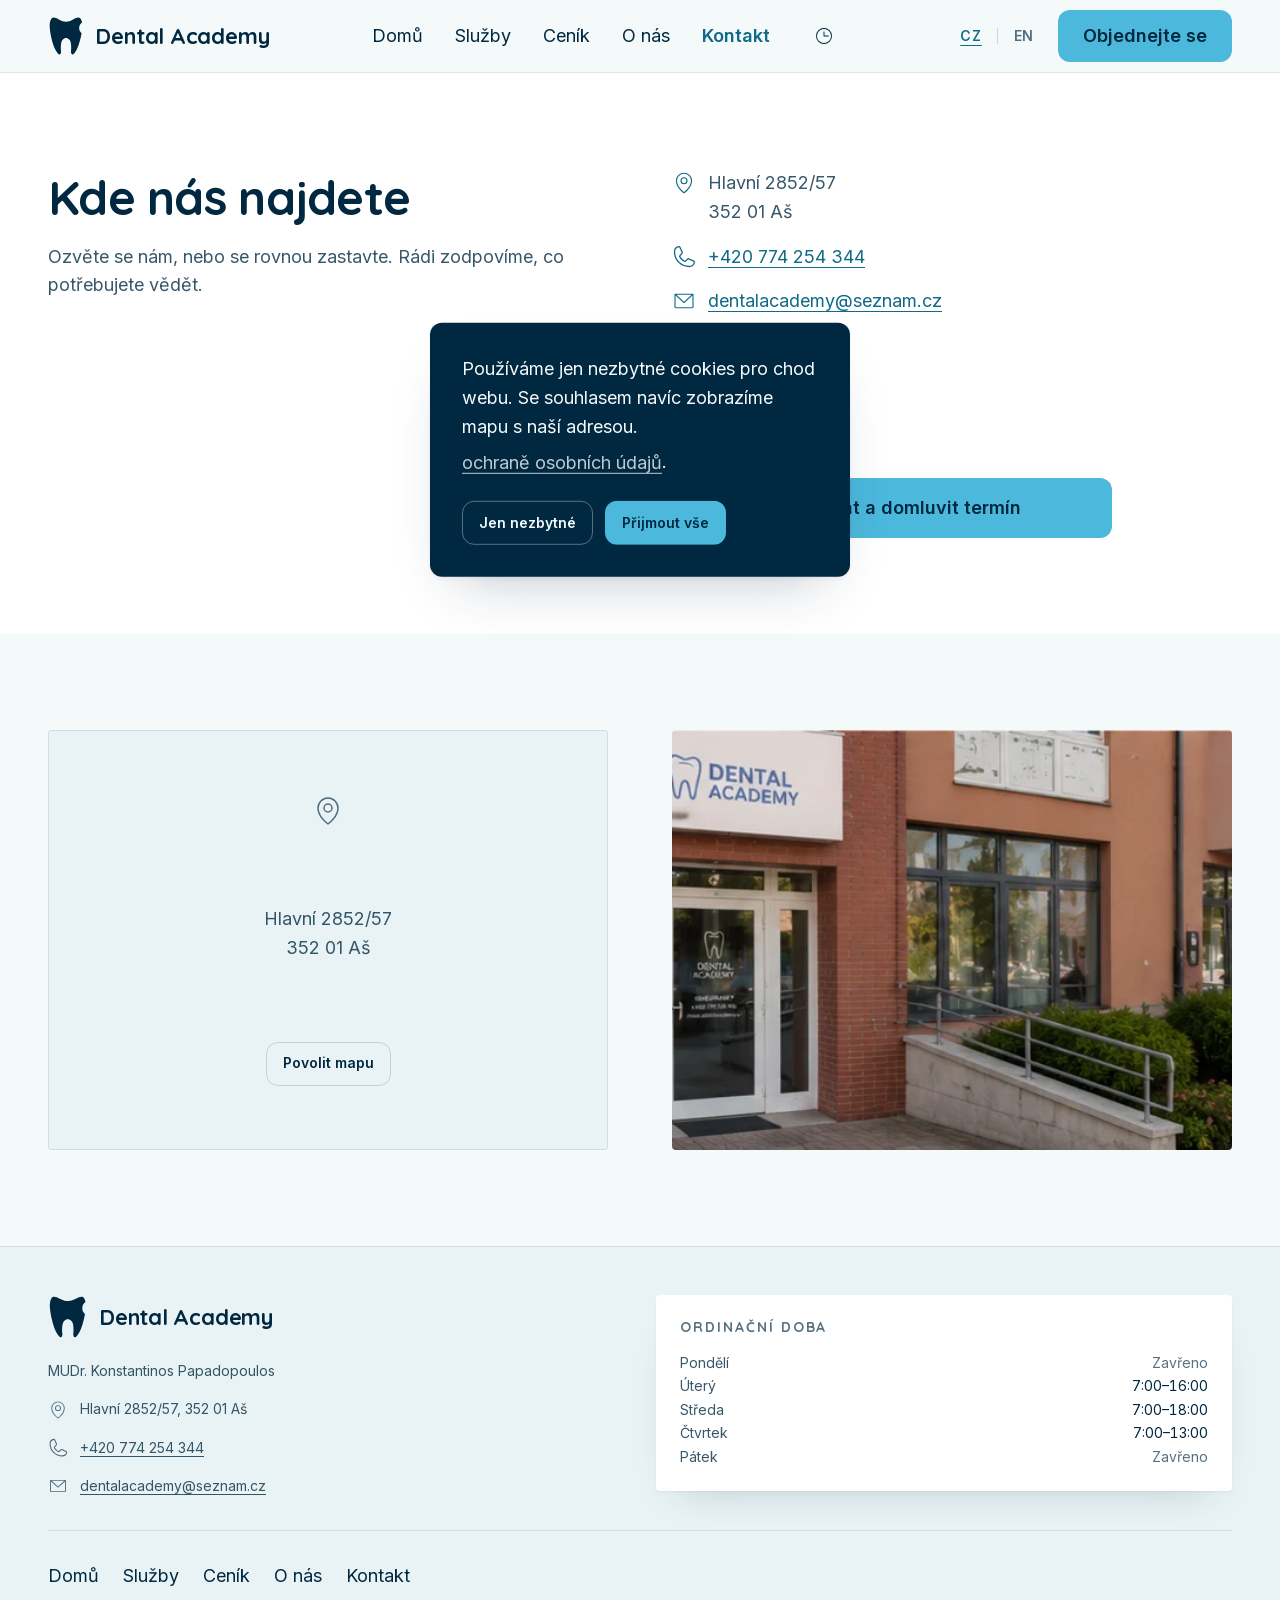
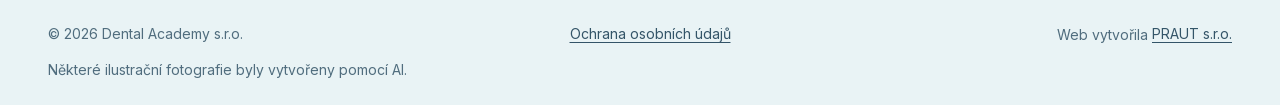
<file: kontakt/index.html>
<!DOCTYPE html><html lang="cs" data-beasties-container><head>
    <meta charset="utf-8">
    <title>Kontakt, Dental Academy</title>
    <base href="/">
    <meta name="viewport" content="width=device-width, initial-scale=1">
    <link rel="icon" type="image/x-icon" href="favicon.ico">
    <link rel="apple-touch-icon" href="apple-touch-icon.png">

  <style>@font-face{font-family:Quicksand;font-style:normal;font-weight:700;font-display:swap;src:url("./media/quicksand-700-latin-ext-optimized-O6MUIEZ3.woff2") format("woff2");unicode-range:U+0100-02BA,U+02BD-02C5,U+02C7-02CC,U+02CE-02D7,U+02DD-02FF,U+0304,U+0308,U+0329,U+1D00-1DBF,U+1E00-1E9F,U+1EF2-1EFF,U+2020,U+20A0-20AB,U+20AD-20C0,U+2113,U+2C60-2C7F,U+A720-A7FF}@font-face{font-family:Quicksand;font-style:normal;font-weight:700;font-display:swap;src:url("./media/quicksand-700-latin-optimized-QVDMFVZS.woff2") format("woff2");unicode-range:U+0000-00FF,U+0131,U+0152-0153,U+02BB-02BC,U+02C6,U+02DA,U+02DC,U+0304,U+0308,U+0329,U+2000-206F,U+20AC,U+2122,U+2191,U+2193,U+2212,U+2215,U+FEFF,U+FFFD}@font-face{font-family:Inter;font-style:normal;font-weight:400;font-display:swap;src:url("./media/inter-400-latin-ext-optimized-43ESOUTK.woff2") format("woff2");unicode-range:U+0100-02BA,U+02BD-02C5,U+02C7-02CC,U+02CE-02D7,U+02DD-02FF,U+0304,U+0308,U+0329,U+1D00-1DBF,U+1E00-1E9F,U+1EF2-1EFF,U+2020,U+20A0-20AB,U+20AD-20C0,U+2113,U+2C60-2C7F,U+A720-A7FF}@font-face{font-family:Inter;font-style:normal;font-weight:400;font-display:swap;src:url("./media/inter-400-latin-optimized-SEBSPGC4.woff2") format("woff2");unicode-range:U+0000-00FF,U+0131,U+0152-0153,U+02BB-02BC,U+02C6,U+02DA,U+02DC,U+0304,U+0308,U+0329,U+2000-206F,U+20AC,U+2122,U+2191,U+2193,U+2212,U+2215,U+FEFF,U+FFFD}@font-face{font-family:Inter;font-style:normal;font-weight:600;font-display:swap;src:url("./media/inter-600-latin-ext-optimized-PHTYKVMK.woff2") format("woff2");unicode-range:U+0100-02BA,U+02BD-02C5,U+02C7-02CC,U+02CE-02D7,U+02DD-02FF,U+0304,U+0308,U+0329,U+1D00-1DBF,U+1E00-1E9F,U+1EF2-1EFF,U+2020,U+20A0-20AB,U+20AD-20C0,U+2113,U+2C60-2C7F,U+A720-A7FF}@font-face{font-family:Inter;font-style:normal;font-weight:600;font-display:swap;src:url("./media/inter-600-latin-optimized-3DX67WTJ.woff2") format("woff2");unicode-range:U+0000-00FF,U+0131,U+0152-0153,U+02BB-02BC,U+02C6,U+02DA,U+02DC,U+0304,U+0308,U+0329,U+2000-206F,U+20AC,U+2122,U+2191,U+2193,U+2212,U+2215,U+FEFF,U+FFFD}:root{--da-navy-900: #002840;--da-turquoise-500: #4cb8dc;--da-turquoise-700: #116a87;--da-purple-500: #8c5096;--da-ice-050: #f4f9fa;--da-ice-100: #e9f3f5;--da-white: #ffffff;--da-red-600: #a23b2e;--da-amber-700: #8f5700;--surface: var(--da-ice-050);--panel: var(--da-white);--panel-tint: var(--da-ice-100);--panel-dark: var(--da-navy-900);--ink: var(--da-navy-900);--ink-soft: rgb(0 40 64 / .78);--ink-faint: rgb(0 40 64 / .66);--ink-ghost: rgb(0 40 64 / .1);--ink-inverse: var(--da-ice-050);--accent: var(--da-turquoise-700);--accent-vivid: var(--da-turquoise-500);--rare: var(--da-purple-500);--border: rgb(0 40 64 / .16);--border-soft: rgb(0 40 64 / .1);--good: var(--da-turquoise-700);--bad: var(--da-red-600);--warn: var(--da-amber-700);--font-heading: "Quicksand", sans-serif;--font-body: "Inter", sans-serif;--text-h1: clamp(30px, 4.2vw, 48px);--text-h2: clamp(26px, 3vw, 34px);--text-h3: clamp(22px, 2.2vw, 26px);--text-body: 18px;--text-small: 14px;--leading-h1: 1.2;--leading-h2: 1.25;--leading-h3: 1.3;--leading-body: 1.6;--leading-small: 1.4;--tracking-kicker: .14em;--space-1: 4px;--space-2: 8px;--space-3: 12px;--space-4: 16px;--space-5: 24px;--space-6: 32px;--space-7: 48px;--space-8: 64px;--space-9: 96px;--space-10: 128px;--radius-surface: 4px;--radius-control: 12px;--shadow-sm: 0 1px 2px rgb(0 40 64 / .05), 0 20px 40px -24px rgb(0 40 64 / .22);--shadow-md: 0 2px 4px rgb(0 40 64 / .06), 0 28px 56px -28px rgb(0 40 64 / .28);--motion-fast: .15s;--motion-medium: .25s;--motion-slow: .4s;--motion-zoom: .7s;--motion-crossfade: 2s;--motion-hero-interval: 4s;--ease: cubic-bezier(.4, 0, .2, 1);--z-base: 0;--z-sticky: 100;--z-dropdown: 200;--z-overlay: 300;--z-cookie: 400;--container: 1200px;--container-wide: 1440px;--gutter: clamp(16px, 4vw, 48px);--tap-target-min: 44px;--focus-ring-width: 3px;--focus-ring-offset: 2px;--focus-ring-color: var(--da-turquoise-700)}*,*:before,*:after{box-sizing:border-box}*{margin:0}html{scroll-behavior:smooth;scroll-padding-top:var(--space-9);-webkit-text-size-adjust:100%}body{background:var(--surface);color:var(--ink);font-family:var(--font-body);font-size:var(--text-body);line-height:var(--leading-body);font-weight:400;-webkit-font-smoothing:antialiased;text-rendering:optimizeLegibility;min-height:100dvh}h1,h2{font-family:var(--font-heading);font-weight:700;text-wrap:balance}h1{font-size:var(--text-h1);line-height:var(--leading-h1);letter-spacing:-.015em}h2{font-size:var(--text-h2);line-height:var(--leading-h2)}p{text-wrap:pretty}a{color:var(--accent);text-underline-offset:.2em;transition:color var(--motion-fast) var(--ease)}img,svg{display:block;max-width:100%}button{font:inherit;color:inherit}@media(prefers-reduced-motion:reduce){html{scroll-behavior:auto}*,*:before,*:after{animation-duration:.01ms!important;animation-iteration-count:1!important;transition-duration:.01ms!important;scroll-behavior:auto!important}}
</style><link rel="stylesheet" href="styles-Z6CKCNIZ.css" media="print" onload="this.media='all'"><noscript><link rel="stylesheet" href="styles-Z6CKCNIZ.css"></noscript><style ng-app-id="ng">main[_ngcontent-ng-c197762682]{display:block;outline:none}</style><meta name="description" content="Kontakt na zubní ordinaci Dental Academy v Aši. Adresa, telefon, ordinační doba a mapa."><meta name="robots" content="index, follow, max-image-preview:large"><meta property="og:title" content="Kontakt, Dental Academy"><meta property="og:description" content="Kontakt na zubní ordinaci Dental Academy v Aši. Adresa, telefon, ordinační doba a mapa."><meta property="og:url" content="https://dentalacademyas.cz/kontakt/"><meta property="og:type" content="website"><meta property="og:site_name" content="Dental Academy"><meta property="og:locale" content="cs_CZ"><meta property="og:image" content="https://dentalacademyas.cz/apple-touch-icon.png"><meta name="twitter:card" content="summary"><meta name="twitter:title" content="Kontakt, Dental Academy"><meta name="twitter:description" content="Kontakt na zubní ordinaci Dental Academy v Aši. Adresa, telefon, ordinační doba a mapa."><style ng-app-id="ng">a[_ngcontent-ng-c2454751825]{position:absolute;z-index:var(--z-cookie);top:0;left:var(--space-4);transform:translateY(-120%);display:inline-flex;align-items:center;min-height:var(--tap-target-min);padding-inline:var(--space-5);background:var(--panel);color:var(--ink);border-radius:var(--radius-control);box-shadow:var(--shadow-md);text-decoration:none;font-weight:600;transition:transform var(--motion-fast) var(--ease)}a[_ngcontent-ng-c2454751825]:focus-visible{transform:translateY(var(--space-3))}</style><style ng-app-id="ng">header[_ngcontent-ng-c871143590]{position:sticky;top:0;z-index:var(--z-sticky);background:color-mix(in srgb,var(--surface) 88%,transparent);-webkit-backdrop-filter:blur(10px);backdrop-filter:blur(10px);border-bottom:1px solid var(--border-soft)}.bar[_ngcontent-ng-c871143590]{display:flex;align-items:center;justify-content:space-between;gap:var(--space-5);min-height:72px}.brand[_ngcontent-ng-c871143590]{display:inline-flex;color:var(--ink);text-decoration:none;flex:none}.desktop[_ngcontent-ng-c871143590]{display:none}nav.desktop[_ngcontent-ng-c871143590]   ul[_ngcontent-ng-c871143590]{list-style:none;padding:0;display:flex;align-items:center;gap:var(--space-6)}.hours[_ngcontent-ng-c871143590]{position:relative}.hours[_ngcontent-ng-c871143590]   summary[_ngcontent-ng-c871143590]{display:inline-flex;align-items:center;justify-content:center;min-width:var(--tap-target-min);min-height:var(--tap-target-min);color:var(--ink);cursor:pointer;list-style:none;transition:color var(--motion-fast) var(--ease)}.hours[_ngcontent-ng-c871143590]   summary[_ngcontent-ng-c871143590]::-webkit-details-marker{display:none}.hours[_ngcontent-ng-c871143590]   summary[_ngcontent-ng-c871143590]:hover, .hours[open][_ngcontent-ng-c871143590]   summary[_ngcontent-ng-c871143590]{color:var(--accent)}.hours-card[_ngcontent-ng-c871143590]{position:absolute;top:calc(100% + var(--space-3));right:0;z-index:var(--z-dropdown);padding:var(--space-4) var(--space-5);background:var(--panel);border-radius:var(--radius-surface);box-shadow:var(--shadow-md)}.hours-card[_ngcontent-ng-c871143590]   dl[_ngcontent-ng-c871143590]{margin:0;display:grid;grid-template-columns:auto 1fr;gap:var(--space-1) var(--space-4);font-size:var(--text-small);line-height:var(--leading-small);white-space:nowrap}.hours-card[_ngcontent-ng-c871143590]   dt[_ngcontent-ng-c871143590]{color:var(--ink-soft)}.hours-card[_ngcontent-ng-c871143590]   dd[_ngcontent-ng-c871143590]{margin:0;font-variant-numeric:tabular-nums}.hours-card[_ngcontent-ng-c871143590]   dd.closed[_ngcontent-ng-c871143590]{color:var(--ink-faint)}.actions[_ngcontent-ng-c871143590]{display:flex;align-items:center;gap:var(--space-3);flex:none}.burger[_ngcontent-ng-c871143590]{display:inline-flex;align-items:center;justify-content:center;min-width:var(--tap-target-min);min-height:var(--tap-target-min);background:transparent;border:0;border-radius:var(--radius-control);color:var(--ink);cursor:pointer;transition:background-color var(--motion-fast) var(--ease)}.burger[_ngcontent-ng-c871143590]:hover{background:var(--ink-ghost)}.cta[_ngcontent-ng-c871143590]{display:none}@media(min-width:480px){.cta[_ngcontent-ng-c871143590]{display:inline-flex}}@media(min-width:1280px){.desktop[_ngcontent-ng-c871143590]{display:inline-flex}.burger[_ngcontent-ng-c871143590]{display:none}}</style><style ng-app-id="ng">footer[_ngcontent-ng-c4214038375]{background:var(--panel-tint);border-top:1px solid var(--border-soft);padding-block:var(--space-7) var(--space-5)}.grid[_ngcontent-ng-c4214038375]{display:grid;grid-template-columns:minmax(0,1fr);align-items:start;gap:var(--space-6)}@media(min-width:768px){.grid[_ngcontent-ng-c4214038375]{grid-template-columns:repeat(2,minmax(0,1fr))}}.hours-wrap[_ngcontent-ng-c4214038375]{width:100%;min-width:0}.brand[_ngcontent-ng-c4214038375]{min-width:0}h2[_ngcontent-ng-c4214038375]{font-size:var(--text-small);letter-spacing:var(--tracking-kicker);text-transform:uppercase;color:var(--ink-faint);margin-bottom:var(--space-4)}.card[_ngcontent-ng-c4214038375]{padding:var(--space-5);background:var(--panel);border-radius:var(--radius-surface);box-shadow:var(--shadow-sm)}.doctor[_ngcontent-ng-c4214038375]{margin-top:var(--space-3);color:var(--ink-soft);font-size:var(--text-small)}.contact[_ngcontent-ng-c4214038375], .links[_ngcontent-ng-c4214038375], .legal[_ngcontent-ng-c4214038375]{list-style:none;padding:0}.contact[_ngcontent-ng-c4214038375]{display:flex;flex-direction:column;gap:var(--space-4);margin-top:var(--space-4);font-size:var(--text-small);line-height:var(--leading-body)}.contact[_ngcontent-ng-c4214038375]   li[_ngcontent-ng-c4214038375]{display:flex;align-items:center;gap:var(--space-3);margin:0;padding:0;color:var(--ink-soft)}.contact[_ngcontent-ng-c4214038375]   da-icon[_ngcontent-ng-c4214038375]{display:flex;align-items:center;justify-content:center;width:20px;height:20px;flex-shrink:0;color:var(--ink-faint)}.contact[_ngcontent-ng-c4214038375]   a[_ngcontent-ng-c4214038375], .contact[_ngcontent-ng-c4214038375]   span[_ngcontent-ng-c4214038375]{margin:0;padding:0;min-height:0;font-size:inherit;line-height:inherit;min-width:0;max-width:100%;overflow-wrap:anywhere}.hours[_ngcontent-ng-c4214038375]{margin:0;display:grid;grid-template-columns:minmax(0,1fr) auto;gap:var(--space-1) var(--space-4);font-size:var(--text-small);line-height:var(--leading-small)}.hours[_ngcontent-ng-c4214038375]   dt[_ngcontent-ng-c4214038375]{color:var(--ink-soft)}.hours[_ngcontent-ng-c4214038375]   dd[_ngcontent-ng-c4214038375]{margin:0;text-align:right;font-variant-numeric:tabular-nums}.hours[_ngcontent-ng-c4214038375]   dd.closed[_ngcontent-ng-c4214038375]{color:var(--ink-faint)}.navigation[_ngcontent-ng-c4214038375]{margin-top:var(--space-6);padding-block:var(--space-5) 0;border-top:1px solid var(--border-soft)}.links[_ngcontent-ng-c4214038375], .legal[_ngcontent-ng-c4214038375]{display:flex;flex-wrap:wrap;align-items:center;gap:var(--space-2) var(--space-5)}.bottom[_ngcontent-ng-c4214038375]{margin-top:var(--space-5);display:flex;flex-wrap:wrap;align-items:baseline;font-size:var(--text-small);color:var(--ink-faint);justify-content:space-between;gap:var(--space-5)}.bottom[_ngcontent-ng-c4214038375]   a[_ngcontent-ng-c4214038375]{align-items:center;margin-block:calc((var(--space-5) - var(--tap-target-min)) / 2)}.copyright[_ngcontent-ng-c4214038375], .credit[_ngcontent-ng-c4214038375], .ai-note[_ngcontent-ng-c4214038375]{font-size:var(--text-small);color:var(--ink-faint)}.copyright[_ngcontent-ng-c4214038375], .credit[_ngcontent-ng-c4214038375]{min-width:0;overflow-wrap:anywhere}.ai-note[_ngcontent-ng-c4214038375]{margin-top:var(--space-3)}</style><style ng-app-id="ng">[_nghost-ng-c3181076983]{display:block;width:min(100% - 2 * var(--gutter),var(--_max, var(--container)));margin-inline:auto}</style><style ng-app-id="ng">[_nghost-ng-c3826198548]{display:inline-flex;align-items:center;gap:var(--space-3);color:inherit}.mark[_ngcontent-ng-c3826198548]{height:max(32px,1px * var(--_size, 40));width:auto;aspect-ratio:103.21/116.48}.wordmark[_ngcontent-ng-c3826198548]{font-family:var(--font-heading);font-weight:700;font-size:clamp(18px,2vw,22px);line-height:1.1;letter-spacing:-.01em;white-space:nowrap}</style><style ng-app-id="ng">[_nghost-ng-c3883181231]{display:inline-flex;flex:none;color:inherit}svg[_ngcontent-ng-c3883181231]{width:calc(1px * var(--_size, 24));height:calc(1px * var(--_size, 24))}</style><style ng-app-id="ng">[_nghost-ng-c4016984144]{color:var(--accent);text-underline-offset:.2em;transition:color var(--motion-fast) var(--ease)}.variant-inline[_nghost-ng-c4016984144]{text-decoration:underline}.variant-inline[_nghost-ng-c4016984144]:hover{color:var(--ink)}.variant-nav[_nghost-ng-c4016984144]{color:var(--ink);text-decoration:none;display:inline-flex;align-items:center;min-height:var(--tap-target-min)}.variant-nav[_nghost-ng-c4016984144]:hover{color:var(--accent)}.variant-quiet[_nghost-ng-c4016984144]{color:var(--ink-soft);text-decoration:underline;text-decoration-color:currentColor;display:inline-flex;align-items:center;min-height:var(--tap-target-min)}.variant-quiet[_nghost-ng-c4016984144]:hover{color:var(--ink)}.is-active[_nghost-ng-c4016984144]{color:var(--accent);font-weight:700}</style><style ng-app-id="ng">[_nghost-ng-c1360616720]{display:contents}.banner[_ngcontent-ng-c1360616720]{position:fixed;top:50%;left:50%;transform:translate(-50%,-50%);z-index:var(--z-cookie);width:calc(100% - var(--space-4) * 2);max-width:420px;display:grid;gap:var(--space-4);padding:var(--space-6);background:var(--panel-dark);border-radius:var(--radius-control);box-shadow:var(--shadow-md);--ink: var(--ink-inverse);--ink-soft: rgb(244 249 250 / .78);--border: rgb(244 249 250 / .35);--accent: var(--accent-vivid);color:var(--ink);animation:_ngcontent-ng-c1360616720_fade-in var(--motion-slow) var(--ease)}.actions[_ngcontent-ng-c1360616720]{display:flex;flex-wrap:wrap;gap:var(--space-3)}@keyframes _ngcontent-ng-c1360616720_fade-in{0%{opacity:0;transform:translate(-50%,-50%) scale(.96)}to{opacity:1;transform:translate(-50%,-50%) scale(1)}}</style><style ng-app-id="ng">nav[_ngcontent-ng-c47568377]{display:inline-flex;align-items:center;gap:var(--space-1)}a[_ngcontent-ng-c47568377]{display:inline-flex;align-items:center;justify-content:center;min-width:var(--tap-target-min);min-height:var(--tap-target-min);color:var(--ink-faint);text-decoration:none;font-size:var(--text-small);font-weight:600;letter-spacing:.06em;border-radius:var(--radius-control);transition:color var(--motion-fast) var(--ease)}a[_ngcontent-ng-c47568377]:hover{color:var(--ink)}a.is-current[_ngcontent-ng-c47568377]{color:var(--accent);text-decoration:underline;text-underline-offset:.3em}.sep[_ngcontent-ng-c47568377]{width:1px;height:16px;background:var(--border)}.sr-only[_ngcontent-ng-c47568377]{position:absolute;width:1px;height:1px;padding:0;margin:-1px;overflow:hidden;clip-path:inset(50%);white-space:nowrap;border:0}</style><style ng-app-id="ng">[_nghost-ng-c1597601124]{display:inline-flex;align-items:center;justify-content:center;gap:var(--space-2);border-radius:var(--radius-control);border:1px solid transparent;font-family:var(--font-body);font-weight:600;line-height:1.2;text-align:center;text-decoration:none;cursor:pointer;max-width:100%;transition:background-color var(--motion-fast) var(--ease),border-color var(--motion-fast) var(--ease),color var(--motion-fast) var(--ease)}.size-sm[_nghost-ng-c1597601124]{min-height:var(--tap-target-min);padding-inline:var(--space-4);font-size:var(--text-small)}.size-md[_nghost-ng-c1597601124]{min-height:52px;padding-inline:var(--space-5);font-size:var(--text-body)}.size-lg[_nghost-ng-c1597601124]{min-height:60px;padding-inline:var(--space-6);font-size:var(--text-body)}.appearance-primary[_nghost-ng-c1597601124]{background:var(--accent-vivid);color:var(--da-navy-900)}.appearance-primary[_nghost-ng-c1597601124]:hover{background:var(--accent);color:var(--ink-inverse)}.appearance-secondary[_nghost-ng-c1597601124]{background:transparent;border-color:var(--border);color:var(--ink)}.appearance-secondary[_nghost-ng-c1597601124]:hover{border-color:var(--accent);color:var(--accent)}.appearance-ghost[_nghost-ng-c1597601124]{background:transparent;color:var(--accent);padding-inline:var(--space-3)}.appearance-ghost[_nghost-ng-c1597601124]:hover{background:var(--ink-ghost)}.is-full[_nghost-ng-c1597601124]{width:100%}.is-loading[_nghost-ng-c1597601124], [disabled][_nghost-ng-c1597601124]{opacity:.55;cursor:not-allowed;pointer-events:none}</style><style ng-app-id="ng">.intro-grid[_ngcontent-ng-c2395325955]{display:grid;gap:var(--space-7)}@media(min-width:480px){.intro-grid[_ngcontent-ng-c2395325955]{grid-template-columns:1fr 1fr;align-items:start;gap:var(--space-8)}}.lede[_ngcontent-ng-c2395325955]{margin-top:var(--space-4);max-width:48ch;color:var(--ink-soft)}.map-grid[_ngcontent-ng-c2395325955]{display:grid;gap:var(--space-6)}@media(min-width:480px){.map-grid[_ngcontent-ng-c2395325955]{grid-template-columns:1fr 1fr;gap:var(--space-8)}}.map-grid[_ngcontent-ng-c2395325955]   da-map-embed[_ngcontent-ng-c2395325955]{display:block}.photo[_ngcontent-ng-c2395325955]{aspect-ratio:4/3;overflow:hidden;border-radius:var(--radius-surface)}.photo[_ngcontent-ng-c2395325955]   img[_ngcontent-ng-c2395325955]{width:100%;height:100%;object-fit:cover;transition:transform var(--motion-zoom) var(--ease)}.photo[_ngcontent-ng-c2395325955]:hover   img[_ngcontent-ng-c2395325955]{transform:scale(1.04)}</style><style ng-app-id="ng">[_nghost-ng-c2319155291]{display:block}.tone-surface[_nghost-ng-c2319155291]{background:var(--surface)}.tone-panel[_nghost-ng-c2319155291]{background:var(--panel)}.tone-tint[_nghost-ng-c2319155291]{background:var(--panel-tint)}.tone-dark[_nghost-ng-c2319155291]{background:var(--panel-dark);--ink: var(--ink-inverse);--ink-soft: rgb(244 249 250 / .78);--ink-faint: rgb(244 249 250 / .62);--ink-ghost: rgb(244 249 250 / .12);--border: rgb(244 249 250 / .35);--border-soft: rgb(244 249 250 / .18);--accent: var(--accent-vivid);color:var(--ink)}.spacing-tight[_nghost-ng-c2319155291]{padding-block:var(--space-7)}.spacing-normal[_nghost-ng-c2319155291]{padding-block:var(--space-9)}.spacing-loose[_nghost-ng-c2319155291]{padding-block:var(--space-10)}</style><style ng-app-id="ng">[_nghost-ng-c2641877686]{display:block}.details[_ngcontent-ng-c2641877686]{display:grid;gap:var(--space-6);max-width:40ch}.rows[_ngcontent-ng-c2641877686]{list-style:none;padding:0;display:grid;gap:var(--space-4)}.rows[_ngcontent-ng-c2641877686]   li[_ngcontent-ng-c2641877686]{display:grid;grid-template-columns:auto 1fr;gap:var(--space-3);align-items:start;color:var(--ink-soft)}.rows[_ngcontent-ng-c2641877686]   da-icon[_ngcontent-ng-c2641877686]{margin-top:2px;color:var(--accent)}.hours[_ngcontent-ng-c2641877686]{margin:0;display:grid;grid-template-columns:auto 1fr;gap:var(--space-1) var(--space-4);font-size:var(--text-small);line-height:var(--leading-small)}.hours[_ngcontent-ng-c2641877686]   dt[_ngcontent-ng-c2641877686]{color:var(--ink-soft)}.hours[_ngcontent-ng-c2641877686]   dd[_ngcontent-ng-c2641877686]{margin:0;font-variant-numeric:tabular-nums}.hours[_ngcontent-ng-c2641877686]   dd.closed[_ngcontent-ng-c2641877686]{color:var(--ink-faint)}</style><style ng-app-id="ng">[_nghost-ng-c1162495100]{display:block}.map[_ngcontent-ng-c1162495100]{width:100%;aspect-ratio:4/3;border:0;border-radius:var(--radius-surface)}.placeholder[_ngcontent-ng-c1162495100]{aspect-ratio:4/3;display:grid;place-items:center;gap:var(--space-4);padding:var(--space-6);text-align:center;background:var(--panel-tint);border:1px solid var(--border-soft);border-radius:var(--radius-surface);color:var(--ink-soft)}.placeholder[_ngcontent-ng-c1162495100]   da-icon[_ngcontent-ng-c1162495100]{color:var(--ink-faint)}</style><link rel="canonical" href="https://dentalacademyas.cz/kontakt/"><link rel="alternate" href="https://dentalacademyas.cz/kontakt/" hreflang="cs"><link rel="alternate" href="https://dentalacademyas.cz/en/contact/" hreflang="en"><link rel="alternate" href="https://dentalacademyas.cz/kontakt/" hreflang="x-default"><script id="clinic-schema" type="application/ld+json">{"@context":"https://schema.org","@type":"Dentist","@id":"https://dentalacademyas.cz/#clinic","name":"Dental Academy s.r.o.","url":"https://dentalacademyas.cz/","telephone":"+420 774 254 344","email":"dentalacademy@seznam.cz","address":{"@type":"PostalAddress","streetAddress":"Hlavní 2852/57","addressLocality":"Aš","postalCode":"352 01","addressCountry":"CZ"},"openingHoursSpecification":[{"@type":"OpeningHoursSpecification","dayOfWeek":"Tuesday","opens":"07:00","closes":"16:00"},{"@type":"OpeningHoursSpecification","dayOfWeek":"Wednesday","opens":"07:00","closes":"18:00"},{"@type":"OpeningHoursSpecification","dayOfWeek":"Thursday","opens":"07:00","closes":"13:00"}]}</script></head>
  <body><!--nghm--><script type="text/javascript" id="ng-event-dispatch-contract">(()=>{function p(t,n,r,o,e,i,f,m){return{eventType:t,event:n,targetElement:r,eic:o,timeStamp:e,eia:i,eirp:f,eiack:m}}function u(t){let n=[],r=e=>{n.push(e)};return{c:t,q:n,et:[],etc:[],d:r,h:e=>{r(p(e.type,e,e.target,t,Date.now()))}}}function s(t,n,r){for(let o=0;o<n.length;o++){let e=n[o];(r?t.etc:t.et).push(e),t.c.addEventListener(e,t.h,r)}}function c(t,n,r,o,e=window){let i=u(t);e._ejsas||(e._ejsas={}),e._ejsas[n]=i,s(i,r),s(i,o,!0)}window.__jsaction_bootstrap=c;})();
</script><script>window.__jsaction_bootstrap(document.body,"ng",["click"],[]);</script>
    <app-root ng-version="21.2.20" _nghost-ng-c197762682 ngh="9" ng-server-context="ssg"><da-skip-link _ngcontent-ng-c197762682 _nghost-ng-c2454751825 ngh="0"><a _ngcontent-ng-c2454751825 fragment="obsah" queryparamshandling="preserve" href="/kontakt#obsah" jsaction="click:;">Přejít na hlavní obsah</a></da-skip-link><da-header _ngcontent-ng-c197762682 _nghost-ng-c871143590 ngh="3"><header _ngcontent-ng-c871143590><da-container _ngcontent-ng-c871143590 width="wide" _nghost-ng-c3181076983 style="--_max: var(--container-wide);" ngh="0"><div _ngcontent-ng-c871143590 class="bar"><a _ngcontent-ng-c871143590 class="brand" aria-label="Dental Academy, domovská stránka" href="/" jsaction="click:;"><da-logo _ngcontent-ng-c871143590 _nghost-ng-c3826198548 style="--_size: 40;" ngh="1"><svg _ngcontent-ng-c3826198548="" viewBox="85.02 15.29 103.21 116.48" fill="currentColor" aria-hidden="true" focusable="false" class="mark"><path _ngcontent-ng-c3826198548="" fill-rule="nonzero" d="M 155.742188 26.761719 C 146.433594 31.835938 137.515625 31.667969 137.515625 31.667969 C 137.515625 31.667969 128.539062 31.835938 119.230469 26.761719 C 108.804688 21.132812 103.285156 19.292969 98.9375 20.183594 C 94.589844 21.019531 89.015625 29.882812 90.074219 48.671875 C 91.078125 67.457031 99.105469 99.289062 105.851562 111.773438 C 112.652344 124.316406 116.832031 127.773438 119.230469 127.273438 C 121.683594 126.714844 123.96875 121.699219 122.910156 115.621094 C 121.851562 109.546875 122.238281 92.429688 125.863281 86.578125 C 130.882812 78.382812 137.515625 79.273438 137.515625 79.273438 C 137.515625 79.273438 144.09375 78.382812 149.164062 86.578125 C 152.789062 92.429688 153.125 109.546875 152.121094 115.621094 C 151.0625 121.699219 153.347656 126.714844 155.742188 127.273438 C 158.195312 127.773438 162.378906 124.316406 169.121094 111.773438 C 174.140625 102.519531 179.824219 82.730469 182.890625 65.449219 C 182.835938 65.449219 182.835938 65.449219 182.835938 65.449219 C 179.492188 62.664062 175.699219 57.867188 175.699219 50.230469 C 175.699219 40.8125 181.722656 35.738281 184.230469 34.007812 C 182.667969 25.203125 179.101562 20.796875 176.089844 20.183594 C 175.421875 20.015625 174.695312 19.960938 173.972656 19.960938 C 169.902344 19.960938 164.550781 22.023438 155.742188 26.761719 Z M 184.230469 34.007812 Z M 184.230469 34.007812 "/></svg><span _ngcontent-ng-c3826198548 class="wordmark">Dental Academy</span><!----></da-logo></a><nav _ngcontent-ng-c871143590 class="desktop" aria-label="Hlavní navigace"><ul _ngcontent-ng-c871143590><li _ngcontent-ng-c871143590><a _ngcontent-ng-c871143590 dalink variant="nav" routerlinkactive="is-active" _nghost-ng-c4016984144 class="variant-nav" href="/" ngh="0" jsaction="click:;"> Domů </a></li><li _ngcontent-ng-c871143590><a _ngcontent-ng-c871143590 dalink variant="nav" routerlinkactive="is-active" _nghost-ng-c4016984144 class="variant-nav" href="/sluzby" ngh="0" jsaction="click:;"> Služby </a></li><li _ngcontent-ng-c871143590><a _ngcontent-ng-c871143590 dalink variant="nav" routerlinkactive="is-active" _nghost-ng-c4016984144 class="variant-nav" href="/cenik" ngh="0" jsaction="click:;"> Ceník </a></li><li _ngcontent-ng-c871143590><a _ngcontent-ng-c871143590 dalink variant="nav" routerlinkactive="is-active" _nghost-ng-c4016984144 class="variant-nav" href="/o-nas" ngh="0" jsaction="click:;"> O nás </a></li><li _ngcontent-ng-c871143590><a _ngcontent-ng-c871143590 dalink variant="nav" routerlinkactive="is-active" _nghost-ng-c4016984144 class="variant-nav is-active" href="/kontakt" ngh="0" jsaction="click:;"> Kontakt </a></li><!----><li _ngcontent-ng-c871143590><details _ngcontent-ng-c871143590 class="hours"><summary _ngcontent-ng-c871143590 title="Ordinační doba" aria-label="Ordinační doba"><da-icon _ngcontent-ng-c871143590 name="clock" _nghost-ng-c3883181231 style="--_size: 20;" ngh="2"><svg _ngcontent-ng-c3883181231="" viewBox="0 0 256 256" fill="currentColor" focusable="false" aria-hidden="true"><g _ngcontent-ng-c3883181231="" transform-origin="128 128"><path _ngcontent-ng-c3883181231="" d="M128,26A102,102,0,1,0,230,128,102.12,102.12,0,0,0,128,26Zm0,192a90,90,0,1,1,90-90A90.1,90.1,0,0,1,128,218Zm62-90a6,6,0,0,1-6,6H128a6,6,0,0,1-6-6V72a6,6,0,0,1,12,0v50h50A6,6,0,0,1,190,128Z"/><!----></g></svg></da-icon></summary><div _ngcontent-ng-c871143590 class="hours-card"><dl _ngcontent-ng-c871143590><dt _ngcontent-ng-c871143590>Pondělí</dt><dd _ngcontent-ng-c871143590 class="closed">Zavřeno</dd><dt _ngcontent-ng-c871143590>Úterý</dt><dd _ngcontent-ng-c871143590 class>7:00–16:00</dd><dt _ngcontent-ng-c871143590>Středa</dt><dd _ngcontent-ng-c871143590 class>7:00–18:00</dd><dt _ngcontent-ng-c871143590>Čtvrtek</dt><dd _ngcontent-ng-c871143590 class>7:00–13:00</dd><dt _ngcontent-ng-c871143590>Pátek</dt><dd _ngcontent-ng-c871143590 class="closed">Zavřeno</dd><!----></dl></div></details></li></ul></nav><div _ngcontent-ng-c871143590 class="actions"><da-language-switcher _ngcontent-ng-c871143590 class="desktop" _nghost-ng-c47568377 ngh="0"><nav _ngcontent-ng-c47568377 aria-label="Volba jazyka / Language"><a _ngcontent-ng-c47568377 hreflang="cs" lang="cs" class="is-current" aria-current="true" href="/" jsaction="click:;"><span _ngcontent-ng-c47568377 aria-hidden="true" class="abbr">CZ</span><span _ngcontent-ng-c47568377 class="sr-only">Čeština</span></a><span _ngcontent-ng-c47568377 aria-hidden="true" class="sep"></span><a _ngcontent-ng-c47568377 hreflang="en" lang="en" class href="/en" jsaction="click:;"><span _ngcontent-ng-c47568377 aria-hidden="true" class="abbr">EN</span><span _ngcontent-ng-c47568377 class="sr-only">English</span></a></nav></da-language-switcher><a _ngcontent-ng-c871143590 dabutton class="cta appearance-primary da-btn size-md" _nghost-ng-c1597601124 href="tel:+420774254344" ngh="0">Objednejte se</a><button _ngcontent-ng-c871143590 type="button" class="burger" aria-label="Otevřít menu" aria-expanded="false" jsaction="click:;"><da-icon _ngcontent-ng-c871143590 name="list" _nghost-ng-c3883181231 style="--_size: 24;" ngh="2"><svg _ngcontent-ng-c3883181231="" viewBox="0 0 256 256" fill="currentColor" focusable="false" aria-hidden="true"><g _ngcontent-ng-c3883181231="" transform-origin="128 128"><path _ngcontent-ng-c3883181231="" d="M222,128a6,6,0,0,1-6,6H40a6,6,0,0,1,0-12H216A6,6,0,0,1,222,128ZM40,70H216a6,6,0,0,0,0-12H40a6,6,0,0,0,0,12ZM216,186H40a6,6,0,0,0,0,12H216a6,6,0,0,0,0-12Z"/><!----></g></svg></da-icon></button></div></div></da-container></header><!----><!----></da-header><main _ngcontent-ng-c197762682 id="obsah" tabindex="-1"><router-outlet _ngcontent-ng-c197762682></router-outlet><da-kontakt-page _nghost-ng-c2395325955 ngh="6"><da-section _ngcontent-ng-c2395325955 tone="panel" _nghost-ng-c2319155291 class="spacing-normal tone-panel" ngh="0"><da-container _ngcontent-ng-c2395325955 _nghost-ng-c3181076983 style="--_max: var(--container);" ngh="0"><div _ngcontent-ng-c2395325955 class="intro-grid"><div _ngcontent-ng-c2395325955 class="text"><h1 _ngcontent-ng-c2395325955>Kde nás najdete</h1><p _ngcontent-ng-c2395325955 class="lede">Ozvěte se nám, nebo se rovnou zastavte. Rádi zodpovíme, co potřebujete vědět.</p></div><da-contact-details _ngcontent-ng-c2395325955 _nghost-ng-c2641877686 ngh="4"><div _ngcontent-ng-c2641877686 class="details"><ul _ngcontent-ng-c2641877686 class="rows"><li _ngcontent-ng-c2641877686><da-icon _ngcontent-ng-c2641877686 name="map-pin" _nghost-ng-c3883181231 style="--_size: 24;" ngh="2"><svg _ngcontent-ng-c3883181231="" viewBox="0 0 256 256" fill="currentColor" focusable="false" aria-hidden="true"><g _ngcontent-ng-c3883181231="" transform-origin="128 128"><path _ngcontent-ng-c3883181231="" d="M128,66a38,38,0,1,0,38,38A38,38,0,0,0,128,66Zm0,64a26,26,0,1,1,26-26A26,26,0,0,1,128,130Zm0-112a86.1,86.1,0,0,0-86,86c0,30.91,14.34,63.74,41.47,94.94a252.32,252.32,0,0,0,41.09,38,6,6,0,0,0,6.88,0,252.32,252.32,0,0,0,41.09-38c27.13-31.2,41.47-64,41.47-94.94A86.1,86.1,0,0,0,128,18Zm0,206.51C113,212.93,54,163.62,54,104a74,74,0,0,1,148,0C202,163.62,143,212.93,128,224.51Z"/><!----></g></svg></da-icon><span _ngcontent-ng-c2641877686>Hlavní 2852/57<br _ngcontent-ng-c2641877686>352 01 Aš</span></li><li _ngcontent-ng-c2641877686><da-icon _ngcontent-ng-c2641877686 name="phone" _nghost-ng-c3883181231 style="--_size: 24;" ngh="2"><svg _ngcontent-ng-c3883181231="" viewBox="0 0 256 256" fill="currentColor" focusable="false" aria-hidden="true"><g _ngcontent-ng-c3883181231="" transform-origin="128 128" transform="scale(1.15)"><path _ngcontent-ng-c3883181231="" d="M221.59,160.3l-47.24-21.17a14,14,0,0,0-13.28,1.22,4.81,4.81,0,0,0-.56.42l-24.69,21a1.88,1.88,0,0,1-1.68.06c-15.87-7.66-32.31-24-40-39.65a1.91,1.91,0,0,1,0-1.68l21.07-25a6.13,6.13,0,0,0,.42-.58,14,14,0,0,0,1.12-13.27L95.73,34.49a14,14,0,0,0-14.56-8.38A54.24,54.24,0,0,0,34,80c0,78.3,63.7,142,142,142a54.25,54.25,0,0,0,53.89-47.17A14,14,0,0,0,221.59,160.3ZM176,210C104.32,210,46,151.68,46,80A42.23,42.23,0,0,1,82.67,38h.23a2,2,0,0,1,1.84,1.31l21.1,47.11a2,2,0,0,1,0,1.67L84.73,113.15a4.73,4.73,0,0,0-.43.57,14,14,0,0,0-.91,13.73c8.87,18.16,27.17,36.32,45.53,45.19a14,14,0,0,0,13.77-1c.19-.13.38-.27.56-.42l24.68-21a1.92,1.92,0,0,1,1.6-.1l47.25,21.17a2,2,0,0,1,1.21,2A42.24,42.24,0,0,1,176,210Z"/><!----></g></svg></da-icon><a _ngcontent-ng-c2641877686 dalink _nghost-ng-c4016984144 href="tel:+420774254344" class="variant-inline" ngh="0">+420 774 254 344</a></li><li _ngcontent-ng-c2641877686><da-icon _ngcontent-ng-c2641877686 name="envelope-simple" _nghost-ng-c3883181231 style="--_size: 24;" ngh="2"><svg _ngcontent-ng-c3883181231="" viewBox="0 0 256 256" fill="currentColor" focusable="false" aria-hidden="true"><g _ngcontent-ng-c3883181231="" transform-origin="128 128"><path _ngcontent-ng-c3883181231="" d="M224,50H32a6,6,0,0,0-6,6V192a14,14,0,0,0,14,14H216a14,14,0,0,0,14-14V56A6,6,0,0,0,224,50ZM208.58,62,128,135.86,47.42,62ZM216,194H40a2,2,0,0,1-2-2V69.64l86,78.78a6,6,0,0,0,8.1,0L218,69.64V192A2,2,0,0,1,216,194Z"/><!----></g></svg></da-icon><a _ngcontent-ng-c2641877686 dalink _nghost-ng-c4016984144 href="mailto:dentalacademy@seznam.cz" class="variant-inline" ngh="0">dentalacademy@seznam.cz</a></li><li _ngcontent-ng-c2641877686><da-icon _ngcontent-ng-c2641877686 name="clock" _nghost-ng-c3883181231 style="--_size: 24;" ngh="2"><svg _ngcontent-ng-c3883181231="" viewBox="0 0 256 256" fill="currentColor" focusable="false" aria-hidden="true"><g _ngcontent-ng-c3883181231="" transform-origin="128 128"><path _ngcontent-ng-c3883181231="" d="M128,26A102,102,0,1,0,230,128,102.12,102.12,0,0,0,128,26Zm0,192a90,90,0,1,1,90-90A90.1,90.1,0,0,1,128,218Zm62-90a6,6,0,0,1-6,6H128a6,6,0,0,1-6-6V72a6,6,0,0,1,12,0v50h50A6,6,0,0,1,190,128Z"/><!----></g></svg></da-icon><dl _ngcontent-ng-c2641877686 class="hours"><dt _ngcontent-ng-c2641877686>Pondělí</dt><dd _ngcontent-ng-c2641877686 class="closed">Zavřeno</dd><dt _ngcontent-ng-c2641877686>Úterý</dt><dd _ngcontent-ng-c2641877686 class>7:00–16:00</dd><dt _ngcontent-ng-c2641877686>Středa</dt><dd _ngcontent-ng-c2641877686 class>7:00–18:00</dd><dt _ngcontent-ng-c2641877686>Čtvrtek</dt><dd _ngcontent-ng-c2641877686 class>7:00–13:00</dd><dt _ngcontent-ng-c2641877686>Pátek</dt><dd _ngcontent-ng-c2641877686 class="closed">Zavřeno</dd><!----></dl></li><!----></ul><a _ngcontent-ng-c2641877686 dabutton size="lg" _nghost-ng-c1597601124 href="tel:+420774254344" class="appearance-primary da-btn size-lg" ngh="0"><da-icon _ngcontent-ng-c2641877686 name="phone" _nghost-ng-c3883181231 style="--_size: 20;" ngh="2"><svg _ngcontent-ng-c3883181231="" viewBox="0 0 256 256" fill="currentColor" focusable="false" aria-hidden="true"><g _ngcontent-ng-c3883181231="" transform-origin="128 128" transform="scale(1.15)"><path _ngcontent-ng-c3883181231="" d="M221.59,160.3l-47.24-21.17a14,14,0,0,0-13.28,1.22,4.81,4.81,0,0,0-.56.42l-24.69,21a1.88,1.88,0,0,1-1.68.06c-15.87-7.66-32.31-24-40-39.65a1.91,1.91,0,0,1,0-1.68l21.07-25a6.13,6.13,0,0,0,.42-.58,14,14,0,0,0,1.12-13.27L95.73,34.49a14,14,0,0,0-14.56-8.38A54.24,54.24,0,0,0,34,80c0,78.3,63.7,142,142,142a54.25,54.25,0,0,0,53.89-47.17A14,14,0,0,0,221.59,160.3ZM176,210C104.32,210,46,151.68,46,80A42.23,42.23,0,0,1,82.67,38h.23a2,2,0,0,1,1.84,1.31l21.1,47.11a2,2,0,0,1,0,1.67L84.73,113.15a4.73,4.73,0,0,0-.43.57,14,14,0,0,0-.91,13.73c8.87,18.16,27.17,36.32,45.53,45.19a14,14,0,0,0,13.77-1c.19-.13.38-.27.56-.42l24.68-21a1.92,1.92,0,0,1,1.6-.1l47.25,21.17a2,2,0,0,1,1.21,2A42.24,42.24,0,0,1,176,210Z"/><!----></g></svg></da-icon> Zavolat a domluvit termín </a></div></da-contact-details></div></da-container></da-section><da-section _ngcontent-ng-c2395325955 _nghost-ng-c2319155291 class="spacing-normal tone-surface" ngh="0"><da-container _ngcontent-ng-c2395325955 _nghost-ng-c3181076983 style="--_max: var(--container);" ngh="0"><div _ngcontent-ng-c2395325955 class="map-grid"><da-map-embed _ngcontent-ng-c2395325955 _nghost-ng-c1162495100 ngh="5"><!----><div _ngcontent-ng-c1162495100 class="placeholder"><da-icon _ngcontent-ng-c1162495100 name="map-pin" _nghost-ng-c3883181231 style="--_size: 32;" ngh="2"><svg _ngcontent-ng-c3883181231="" viewBox="0 0 256 256" fill="currentColor" focusable="false" aria-hidden="true"><g _ngcontent-ng-c3883181231="" transform-origin="128 128"><path _ngcontent-ng-c3883181231="" d="M128,66a38,38,0,1,0,38,38A38,38,0,0,0,128,66Zm0,64a26,26,0,1,1,26-26A26,26,0,0,1,128,130Zm0-112a86.1,86.1,0,0,0-86,86c0,30.91,14.34,63.74,41.47,94.94a252.32,252.32,0,0,0,41.09,38,6,6,0,0,0,6.88,0,252.32,252.32,0,0,0,41.09-38c27.13-31.2,41.47-64,41.47-94.94A86.1,86.1,0,0,0,128,18Zm0,206.51C113,212.93,54,163.62,54,104a74,74,0,0,1,148,0C202,163.62,143,212.93,128,224.51Z"/><!----></g></svg></da-icon><p _ngcontent-ng-c1162495100>Hlavní 2852/57<br _ngcontent-ng-c1162495100>352 01 Aš</p><button _ngcontent-ng-c1162495100 dabutton appearance="secondary" size="sm" type="button" _nghost-ng-c1597601124 class="appearance-secondary da-btn size-sm" ngh="0" jsaction="click:;"> Povolit mapu </button></div><!----></da-map-embed><div _ngcontent-ng-c2395325955 class="photo"><img _ngcontent-ng-c2395325955 loading="lazy" src="img/kontakt-exterier.webp" alt="Vchod ordinace Dental Academy, Hlavní 2852/57, Aš"></div></div></da-container></da-section></da-kontakt-page><!----></main><!----><da-footer _ngcontent-ng-c197762682 _nghost-ng-c4214038375 ngh="7"><footer _ngcontent-ng-c4214038375><da-container _ngcontent-ng-c4214038375 width="content" _nghost-ng-c3181076983 style="--_max: var(--container);" ngh="0"><div _ngcontent-ng-c4214038375 class="grid"><div _ngcontent-ng-c4214038375 class="brand"><da-logo _ngcontent-ng-c4214038375 _nghost-ng-c3826198548 style="--_size: 44;" ngh="1"><svg _ngcontent-ng-c3826198548="" viewBox="85.02 15.29 103.21 116.48" fill="currentColor" aria-hidden="true" focusable="false" class="mark"><path _ngcontent-ng-c3826198548="" fill-rule="nonzero" d="M 155.742188 26.761719 C 146.433594 31.835938 137.515625 31.667969 137.515625 31.667969 C 137.515625 31.667969 128.539062 31.835938 119.230469 26.761719 C 108.804688 21.132812 103.285156 19.292969 98.9375 20.183594 C 94.589844 21.019531 89.015625 29.882812 90.074219 48.671875 C 91.078125 67.457031 99.105469 99.289062 105.851562 111.773438 C 112.652344 124.316406 116.832031 127.773438 119.230469 127.273438 C 121.683594 126.714844 123.96875 121.699219 122.910156 115.621094 C 121.851562 109.546875 122.238281 92.429688 125.863281 86.578125 C 130.882812 78.382812 137.515625 79.273438 137.515625 79.273438 C 137.515625 79.273438 144.09375 78.382812 149.164062 86.578125 C 152.789062 92.429688 153.125 109.546875 152.121094 115.621094 C 151.0625 121.699219 153.347656 126.714844 155.742188 127.273438 C 158.195312 127.773438 162.378906 124.316406 169.121094 111.773438 C 174.140625 102.519531 179.824219 82.730469 182.890625 65.449219 C 182.835938 65.449219 182.835938 65.449219 182.835938 65.449219 C 179.492188 62.664062 175.699219 57.867188 175.699219 50.230469 C 175.699219 40.8125 181.722656 35.738281 184.230469 34.007812 C 182.667969 25.203125 179.101562 20.796875 176.089844 20.183594 C 175.421875 20.015625 174.695312 19.960938 173.972656 19.960938 C 169.902344 19.960938 164.550781 22.023438 155.742188 26.761719 Z M 184.230469 34.007812 Z M 184.230469 34.007812 "/></svg><span _ngcontent-ng-c3826198548 class="wordmark">Dental Academy</span><!----></da-logo><p _ngcontent-ng-c4214038375 class="doctor">MUDr. Konstantinos Papadopoulos</p><ul _ngcontent-ng-c4214038375 class="contact"><li _ngcontent-ng-c4214038375><da-icon _ngcontent-ng-c4214038375 name="map-pin" _nghost-ng-c3883181231 style="--_size: 20;" ngh="2"><svg _ngcontent-ng-c3883181231="" viewBox="0 0 256 256" fill="currentColor" focusable="false" aria-hidden="true"><g _ngcontent-ng-c3883181231="" transform-origin="128 128"><path _ngcontent-ng-c3883181231="" d="M128,66a38,38,0,1,0,38,38A38,38,0,0,0,128,66Zm0,64a26,26,0,1,1,26-26A26,26,0,0,1,128,130Zm0-112a86.1,86.1,0,0,0-86,86c0,30.91,14.34,63.74,41.47,94.94a252.32,252.32,0,0,0,41.09,38,6,6,0,0,0,6.88,0,252.32,252.32,0,0,0,41.09-38c27.13-31.2,41.47-64,41.47-94.94A86.1,86.1,0,0,0,128,18Zm0,206.51C113,212.93,54,163.62,54,104a74,74,0,0,1,148,0C202,163.62,143,212.93,128,224.51Z"/><!----></g></svg></da-icon><span _ngcontent-ng-c4214038375>Hlavní 2852/57, 352 01 Aš</span></li><li _ngcontent-ng-c4214038375><da-icon _ngcontent-ng-c4214038375 name="phone" _nghost-ng-c3883181231 style="--_size: 20;" ngh="2"><svg _ngcontent-ng-c3883181231="" viewBox="0 0 256 256" fill="currentColor" focusable="false" aria-hidden="true"><g _ngcontent-ng-c3883181231="" transform-origin="128 128" transform="scale(1.15)"><path _ngcontent-ng-c3883181231="" d="M221.59,160.3l-47.24-21.17a14,14,0,0,0-13.28,1.22,4.81,4.81,0,0,0-.56.42l-24.69,21a1.88,1.88,0,0,1-1.68.06c-15.87-7.66-32.31-24-40-39.65a1.91,1.91,0,0,1,0-1.68l21.07-25a6.13,6.13,0,0,0,.42-.58,14,14,0,0,0,1.12-13.27L95.73,34.49a14,14,0,0,0-14.56-8.38A54.24,54.24,0,0,0,34,80c0,78.3,63.7,142,142,142a54.25,54.25,0,0,0,53.89-47.17A14,14,0,0,0,221.59,160.3ZM176,210C104.32,210,46,151.68,46,80A42.23,42.23,0,0,1,82.67,38h.23a2,2,0,0,1,1.84,1.31l21.1,47.11a2,2,0,0,1,0,1.67L84.73,113.15a4.73,4.73,0,0,0-.43.57,14,14,0,0,0-.91,13.73c8.87,18.16,27.17,36.32,45.53,45.19a14,14,0,0,0,13.77-1c.19-.13.38-.27.56-.42l24.68-21a1.92,1.92,0,0,1,1.6-.1l47.25,21.17a2,2,0,0,1,1.21,2A42.24,42.24,0,0,1,176,210Z"/><!----></g></svg></da-icon><a _ngcontent-ng-c4214038375 dalink variant="quiet" _nghost-ng-c4016984144 href="tel:+420774254344" class="variant-quiet" ngh="0">+420 774 254 344</a></li><li _ngcontent-ng-c4214038375><da-icon _ngcontent-ng-c4214038375 name="envelope-simple" _nghost-ng-c3883181231 style="--_size: 20;" ngh="2"><svg _ngcontent-ng-c3883181231="" viewBox="0 0 256 256" fill="currentColor" focusable="false" aria-hidden="true"><g _ngcontent-ng-c3883181231="" transform-origin="128 128"><path _ngcontent-ng-c3883181231="" d="M224,50H32a6,6,0,0,0-6,6V192a14,14,0,0,0,14,14H216a14,14,0,0,0,14-14V56A6,6,0,0,0,224,50ZM208.58,62,128,135.86,47.42,62ZM216,194H40a2,2,0,0,1-2-2V69.64l86,78.78a6,6,0,0,0,8.1,0L218,69.64V192A2,2,0,0,1,216,194Z"/><!----></g></svg></da-icon><a _ngcontent-ng-c4214038375 dalink variant="quiet" _nghost-ng-c4016984144 href="mailto:dentalacademy@seznam.cz" class="variant-quiet" ngh="0">dentalacademy@seznam.cz</a></li></ul></div><div _ngcontent-ng-c4214038375 class="hours-wrap"><div _ngcontent-ng-c4214038375 class="card"><h2 _ngcontent-ng-c4214038375>Ordinační doba</h2><dl _ngcontent-ng-c4214038375 class="hours"><dt _ngcontent-ng-c4214038375>Pondělí</dt><dd _ngcontent-ng-c4214038375 class="closed">Zavřeno</dd><dt _ngcontent-ng-c4214038375>Úterý</dt><dd _ngcontent-ng-c4214038375 class>7:00–16:00</dd><dt _ngcontent-ng-c4214038375>Středa</dt><dd _ngcontent-ng-c4214038375 class>7:00–18:00</dd><dt _ngcontent-ng-c4214038375>Čtvrtek</dt><dd _ngcontent-ng-c4214038375 class>7:00–13:00</dd><dt _ngcontent-ng-c4214038375>Pátek</dt><dd _ngcontent-ng-c4214038375 class="closed">Zavřeno</dd><!----></dl></div></div><!----></div><nav _ngcontent-ng-c4214038375 class="navigation" aria-label="Navigace v patičce"><ul _ngcontent-ng-c4214038375 class="links"><li _ngcontent-ng-c4214038375><a _ngcontent-ng-c4214038375 dalink variant="nav" _nghost-ng-c4016984144 class="variant-nav" href="/" ngh="0" jsaction="click:;" ngb="d0">Domů</a></li><li _ngcontent-ng-c4214038375><a _ngcontent-ng-c4214038375 dalink variant="nav" _nghost-ng-c4016984144 class="variant-nav" href="/sluzby" ngh="0" jsaction="click:;" ngb="d0">Služby</a></li><li _ngcontent-ng-c4214038375><a _ngcontent-ng-c4214038375 dalink variant="nav" _nghost-ng-c4016984144 class="variant-nav" href="/cenik" ngh="0" jsaction="click:;" ngb="d0">Ceník</a></li><li _ngcontent-ng-c4214038375><a _ngcontent-ng-c4214038375 dalink variant="nav" _nghost-ng-c4016984144 class="variant-nav" href="/o-nas" ngh="0" jsaction="click:;" ngb="d0">O nás</a></li><li _ngcontent-ng-c4214038375><a _ngcontent-ng-c4214038375 dalink variant="nav" _nghost-ng-c4016984144 class="variant-nav" href="/kontakt" ngh="0" jsaction="click:;" ngb="d0">Kontakt</a></li><!----></ul></nav><div _ngcontent-ng-c4214038375 class="bottom"><p _ngcontent-ng-c4214038375 class="copyright">© 2026 Dental Academy s.r.o.</p><ul _ngcontent-ng-c4214038375 class="legal"><li _ngcontent-ng-c4214038375><a _ngcontent-ng-c4214038375 dalink variant="quiet" _nghost-ng-c4016984144 class="variant-quiet" href="/ochrana-osobnich-udaju" ngh="0" jsaction="click:;" ngb="d0">Ochrana osobních údajů</a></li><!----></ul><p _ngcontent-ng-c4214038375 class="credit"> Web vytvořila <a _ngcontent-ng-c4214038375 dalink variant="quiet" href="https://www.praut.cz/" target="_blank" rel="noopener" _nghost-ng-c4016984144 class="variant-quiet" ngh="0"> PRAUT s.r.o. </a></p></div><p _ngcontent-ng-c4214038375 class="ai-note">Některé ilustrační fotografie byly vytvořeny pomocí AI.</p></da-container></footer></da-footer><!--ngh=d0--><da-cookie-banner _ngcontent-ng-c197762682 _nghost-ng-c1360616720 ngh="8"><div _ngcontent-ng-c1360616720 role="region" class="banner" aria-label="Souhlas s cookies"><p _ngcontent-ng-c1360616720> Používáme jen nezbytné cookies pro chod webu. Se souhlasem navíc zobrazíme mapu s naší adresou. <a _ngcontent-ng-c1360616720 dalink variant="quiet" _nghost-ng-c4016984144 class="variant-quiet" href="/ochrana-osobnich-udaju" ngh="0" jsaction="click:;">ochraně osobních údajů</a>. </p><div _ngcontent-ng-c1360616720 class="actions"><button _ngcontent-ng-c1360616720 dabutton appearance="secondary" size="sm" type="button" _nghost-ng-c1597601124 class="appearance-secondary da-btn size-sm" ngh="0" jsaction="click:;"> Jen nezbytné </button><button _ngcontent-ng-c1360616720 dabutton size="sm" type="button" _nghost-ng-c1597601124 class="appearance-primary da-btn size-sm" ngh="0" jsaction="click:;"> Přijmout vše </button></div></div><!----></da-cookie-banner></app-root>
  <link rel="modulepreload" href="chunk-6CMCKJNF.js"><link rel="modulepreload" href="chunk-3Y5MVQH2.js"><link rel="modulepreload" href="chunk-5LWRZ3WJ.js"><link rel="modulepreload" href="chunk-PJ26W5WQ.js"><link rel="modulepreload" href="chunk-AQYP6DDA.js"><link rel="modulepreload" href="chunk-ZXNPHYPT.js"><link rel="modulepreload" href="chunk-AY7CZRUM.js"><script src="main-A57Y7ST5.js" type="module"></script>
<link rel="modulepreload" href="chunk-GLON433D.js">
<link rel="modulepreload" href="chunk-BQ32TETQ.js">
<link rel="modulepreload" href="chunk-E3A4OSFB.js">
<link rel="modulepreload" href="chunk-QPNLX5YG.js">
<link rel="modulepreload" href="chunk-WMBEQ3CQ.js">
<link rel="modulepreload" href="chunk-7X7OMDM6.js">
<link rel="modulepreload" href="chunk-IEL4Z2MK.js">
<link rel="modulepreload" href="chunk-2XFJGCPE.js">
<link rel="modulepreload" href="chunk-ROMZTEZ3.js">


<script id="ng-state" type="application/json">{"__nghData__":[{},{"t":{"2":"t0"},"c":{"2":[{"i":"t0","r":1}]}},{"t":{"3":"t2"},"c":{"3":[{"i":"t2","r":1}]}},{"n":{"2":"1f","20":"19f"},"t":{"8":"t1","16":"t3","23":"t4","24":"t5"},"c":{"8":[{"i":"t1","r":1,"n":{"2":"1f"},"x":5}],"16":[{"i":"t3","r":2,"x":5}],"23":[],"24":[]}},{"n":{"11":"10f","15":"14f","18":"17f"},"t":{"16":"t45"},"c":{"16":[{"i":"t45","r":1,"t":{"4":"t46"},"c":{"4":[{"i":"t46","r":2,"x":5}]}}]}},{"t":{"0":"t52","1":"t53"},"c":{"0":[],"1":[{"i":"t53","r":1,"n":{"7":"6f"}}]}},{"n":{"1":"0f","2":"1f","10":"9f","11":"10f"}},{"n":{"2":"1f","15":"14f","19":"18f","34":"33f"},"t":{"20":"t57","24":"t59","30":"t60"},"c":{"20":[{"i":"t57","r":1,"t":{"6":"t58"},"c":{"6":[{"i":"t58","r":2,"x":5}]}}],"24":[{"i":"t59","r":1,"n":{"2":"1f"},"x":5}],"30":[{"i":"t60","r":1,"n":{"2":"1f"}}]}},{"t":{"0":"t54"},"c":{"0":[{"i":"t54","r":1,"n":{"4":"3f","8":"7f","10":"9f"}}]}},{"c":{"3":[{"i":"c2395325955","r":1}],"4":[],"5":[{"i":"t55","r":1,"di":"d0","s":2}]},"t":{"4":"t55","5":"t56"}}],"__nghDeferData__":{"d0":{"r":1,"s":2,"t":[2]}}}</script></body></html>
</file>
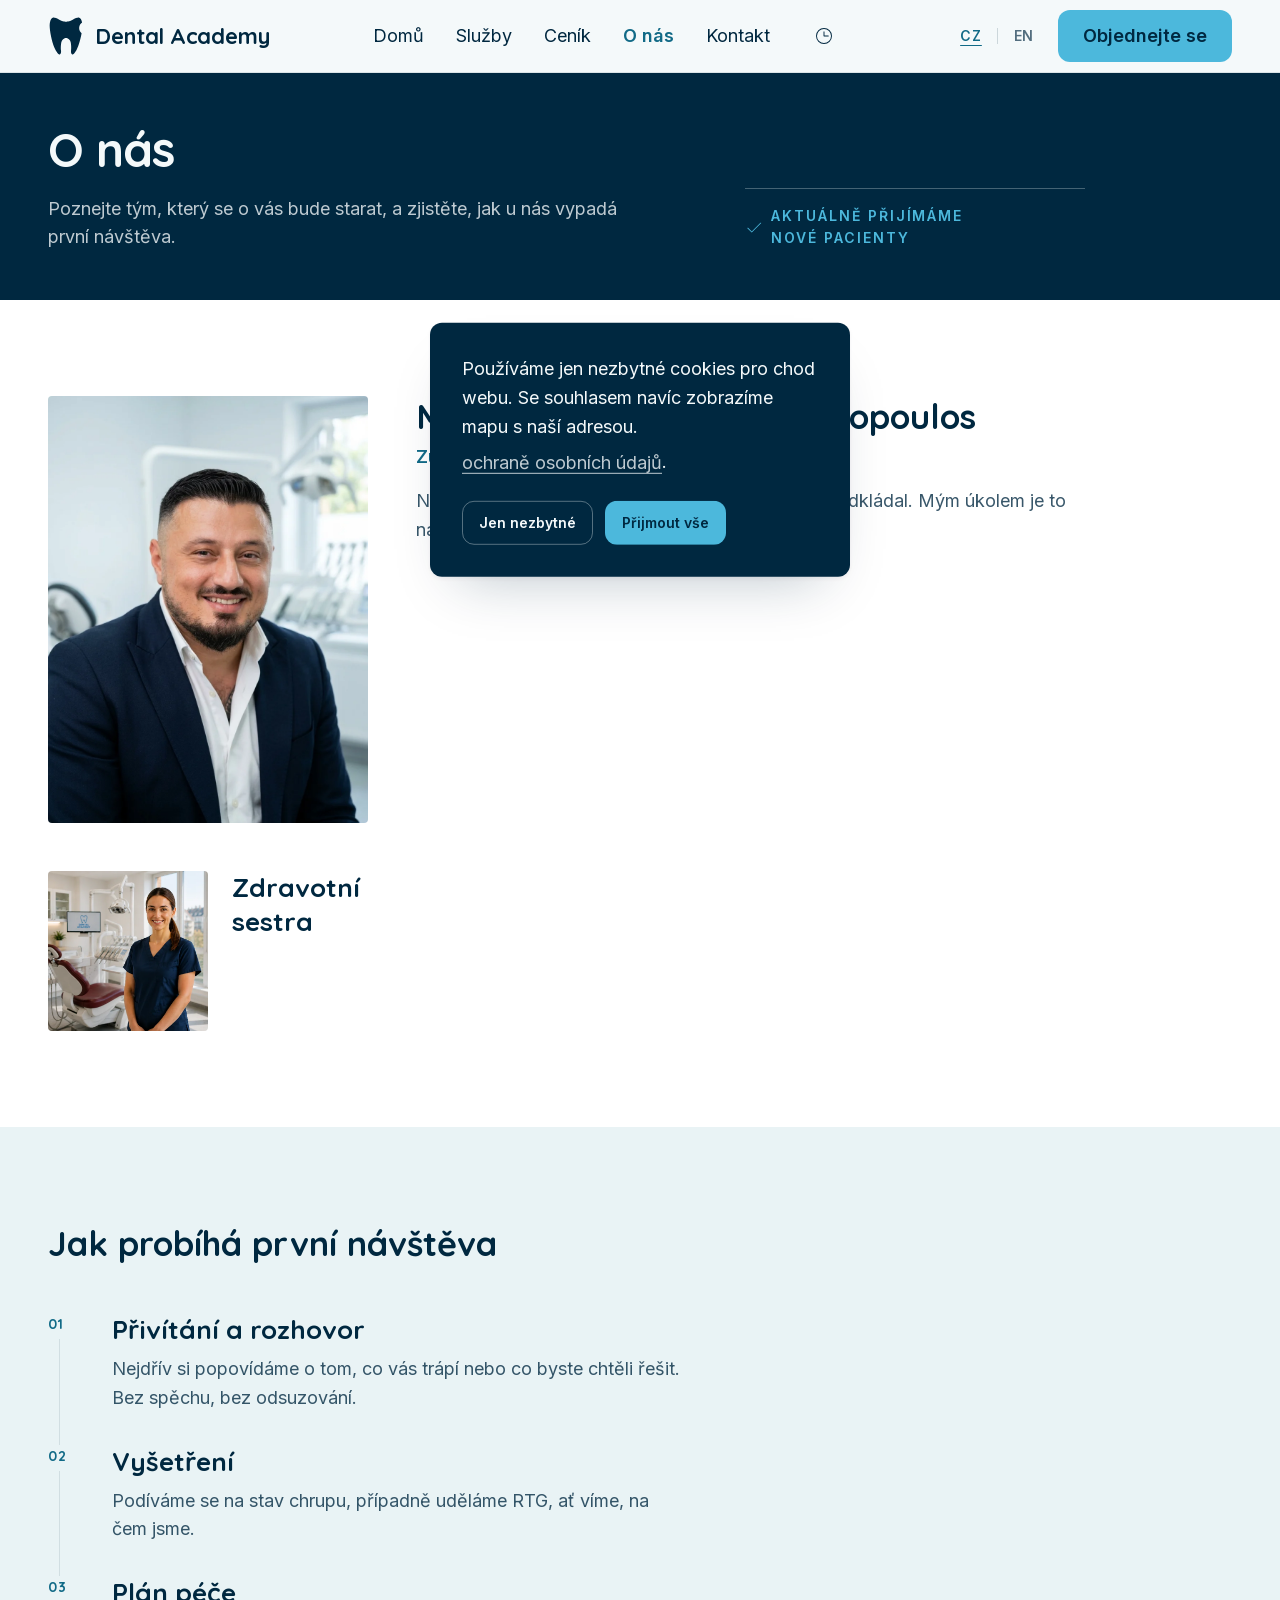
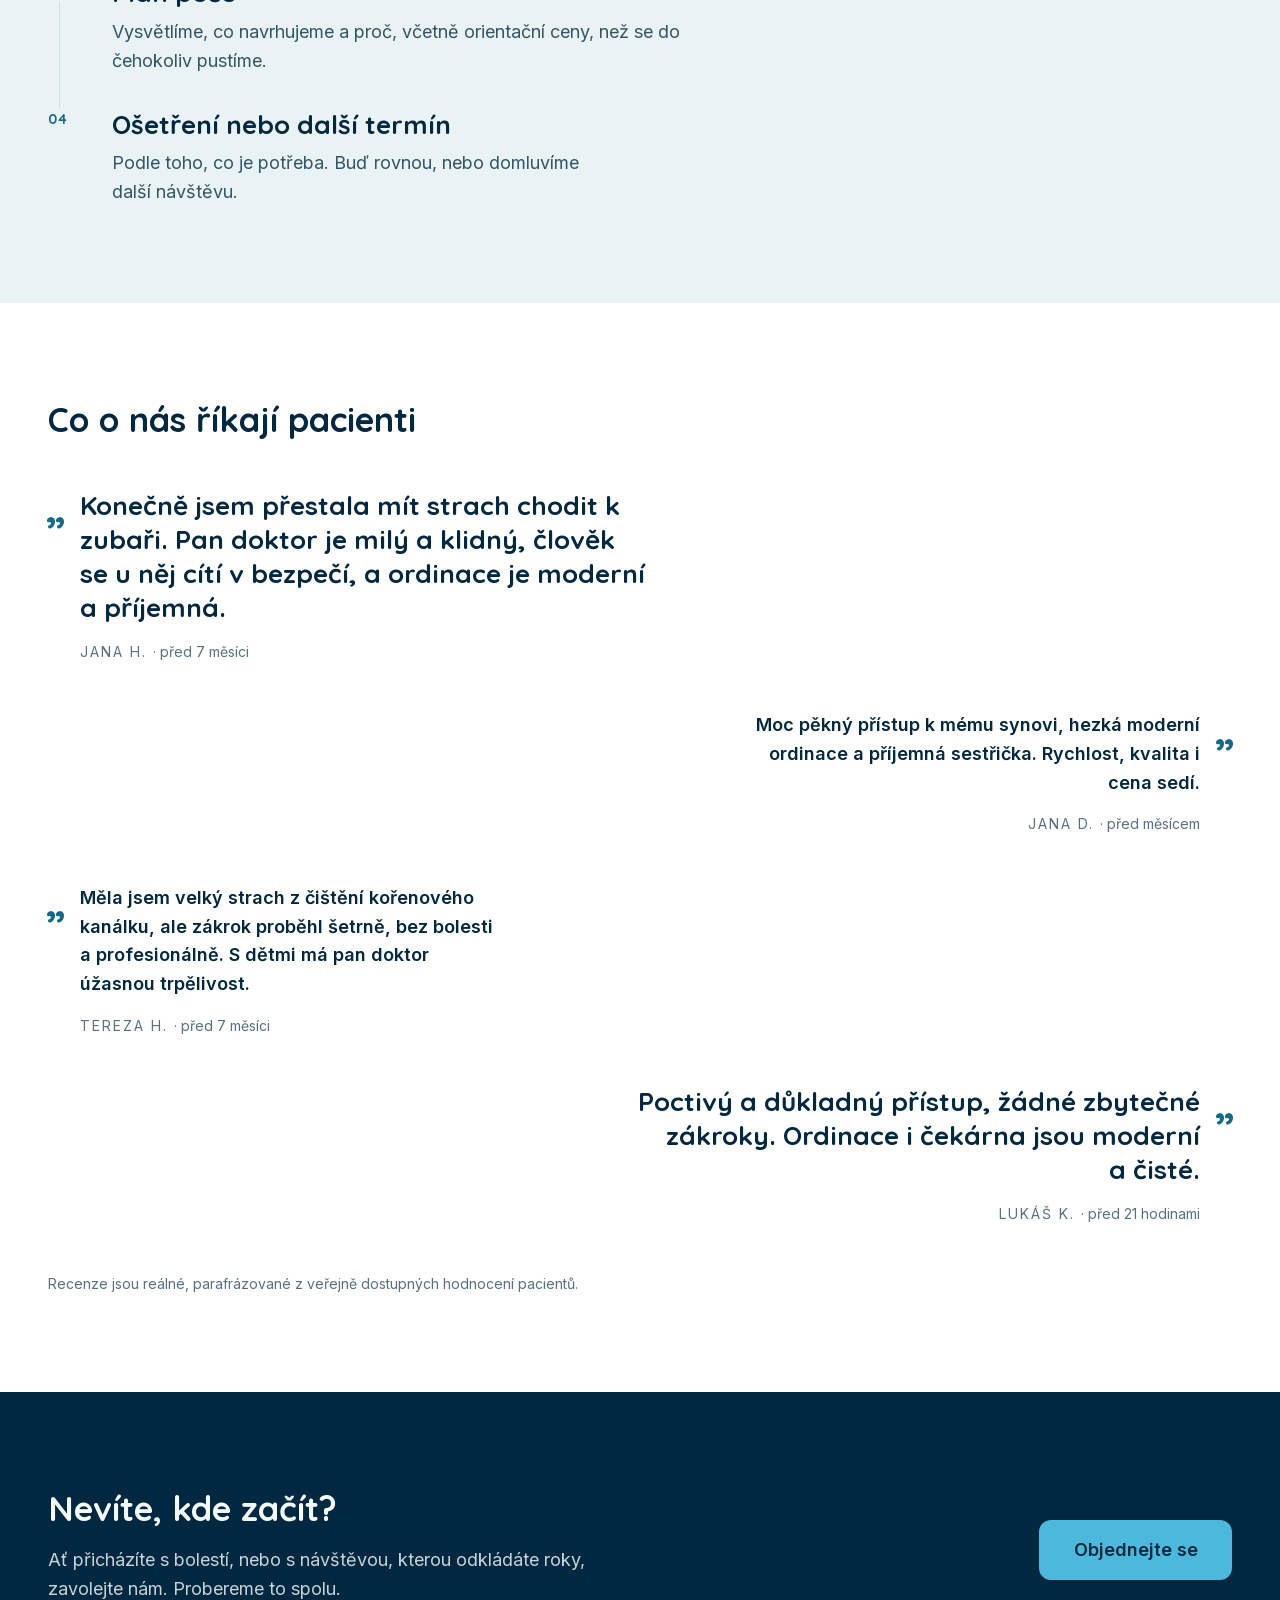
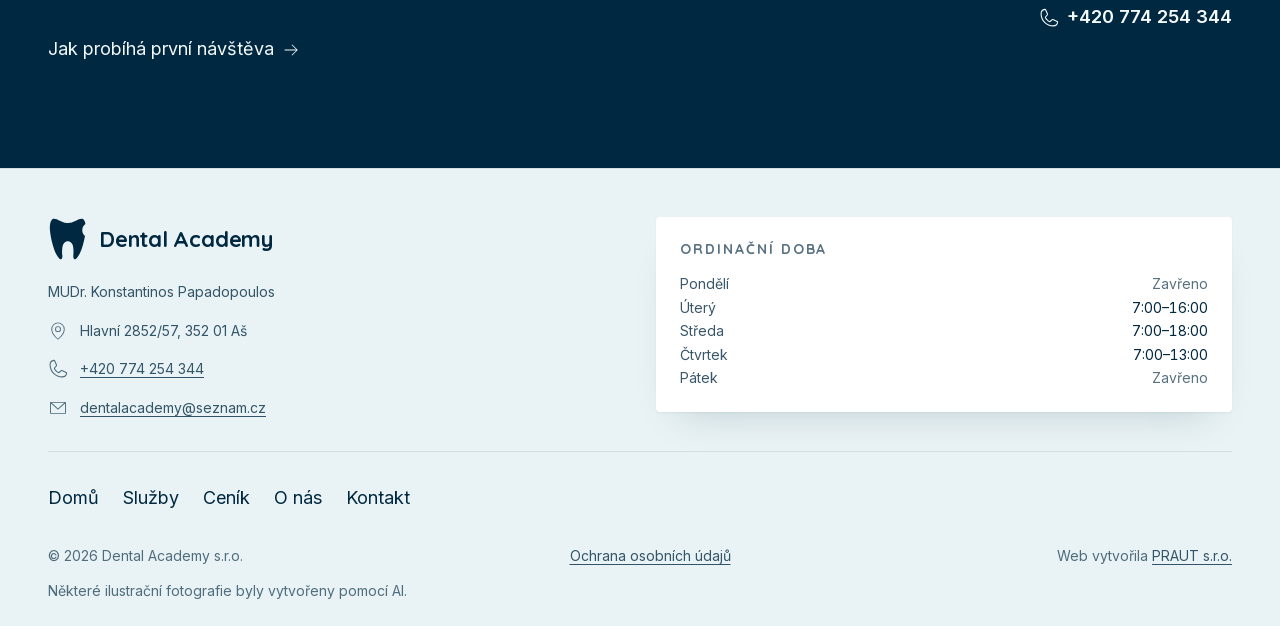
<file: o-nas/index.html>
<!DOCTYPE html><html lang="cs" data-beasties-container><head>
    <meta charset="utf-8">
    <title>O nás, Dental Academy</title>
    <base href="/">
    <meta name="viewport" content="width=device-width, initial-scale=1">
    <link rel="icon" type="image/x-icon" href="favicon.ico">
    <link rel="apple-touch-icon" href="apple-touch-icon.png">

  <style>@font-face{font-family:Quicksand;font-style:normal;font-weight:700;font-display:swap;src:url("./media/quicksand-700-latin-ext-optimized-O6MUIEZ3.woff2") format("woff2");unicode-range:U+0100-02BA,U+02BD-02C5,U+02C7-02CC,U+02CE-02D7,U+02DD-02FF,U+0304,U+0308,U+0329,U+1D00-1DBF,U+1E00-1E9F,U+1EF2-1EFF,U+2020,U+20A0-20AB,U+20AD-20C0,U+2113,U+2C60-2C7F,U+A720-A7FF}@font-face{font-family:Quicksand;font-style:normal;font-weight:700;font-display:swap;src:url("./media/quicksand-700-latin-optimized-QVDMFVZS.woff2") format("woff2");unicode-range:U+0000-00FF,U+0131,U+0152-0153,U+02BB-02BC,U+02C6,U+02DA,U+02DC,U+0304,U+0308,U+0329,U+2000-206F,U+20AC,U+2122,U+2191,U+2193,U+2212,U+2215,U+FEFF,U+FFFD}@font-face{font-family:Inter;font-style:normal;font-weight:400;font-display:swap;src:url("./media/inter-400-latin-ext-optimized-43ESOUTK.woff2") format("woff2");unicode-range:U+0100-02BA,U+02BD-02C5,U+02C7-02CC,U+02CE-02D7,U+02DD-02FF,U+0304,U+0308,U+0329,U+1D00-1DBF,U+1E00-1E9F,U+1EF2-1EFF,U+2020,U+20A0-20AB,U+20AD-20C0,U+2113,U+2C60-2C7F,U+A720-A7FF}@font-face{font-family:Inter;font-style:normal;font-weight:400;font-display:swap;src:url("./media/inter-400-latin-optimized-SEBSPGC4.woff2") format("woff2");unicode-range:U+0000-00FF,U+0131,U+0152-0153,U+02BB-02BC,U+02C6,U+02DA,U+02DC,U+0304,U+0308,U+0329,U+2000-206F,U+20AC,U+2122,U+2191,U+2193,U+2212,U+2215,U+FEFF,U+FFFD}@font-face{font-family:Inter;font-style:normal;font-weight:600;font-display:swap;src:url("./media/inter-600-latin-ext-optimized-PHTYKVMK.woff2") format("woff2");unicode-range:U+0100-02BA,U+02BD-02C5,U+02C7-02CC,U+02CE-02D7,U+02DD-02FF,U+0304,U+0308,U+0329,U+1D00-1DBF,U+1E00-1E9F,U+1EF2-1EFF,U+2020,U+20A0-20AB,U+20AD-20C0,U+2113,U+2C60-2C7F,U+A720-A7FF}@font-face{font-family:Inter;font-style:normal;font-weight:600;font-display:swap;src:url("./media/inter-600-latin-optimized-3DX67WTJ.woff2") format("woff2");unicode-range:U+0000-00FF,U+0131,U+0152-0153,U+02BB-02BC,U+02C6,U+02DA,U+02DC,U+0304,U+0308,U+0329,U+2000-206F,U+20AC,U+2122,U+2191,U+2193,U+2212,U+2215,U+FEFF,U+FFFD}:root{--da-navy-900: #002840;--da-turquoise-500: #4cb8dc;--da-turquoise-700: #116a87;--da-purple-500: #8c5096;--da-ice-050: #f4f9fa;--da-ice-100: #e9f3f5;--da-white: #ffffff;--da-red-600: #a23b2e;--da-amber-700: #8f5700;--surface: var(--da-ice-050);--panel: var(--da-white);--panel-tint: var(--da-ice-100);--panel-dark: var(--da-navy-900);--ink: var(--da-navy-900);--ink-soft: rgb(0 40 64 / .78);--ink-faint: rgb(0 40 64 / .66);--ink-ghost: rgb(0 40 64 / .1);--ink-inverse: var(--da-ice-050);--accent: var(--da-turquoise-700);--accent-vivid: var(--da-turquoise-500);--rare: var(--da-purple-500);--border: rgb(0 40 64 / .16);--border-soft: rgb(0 40 64 / .1);--good: var(--da-turquoise-700);--bad: var(--da-red-600);--warn: var(--da-amber-700);--font-heading: "Quicksand", sans-serif;--font-body: "Inter", sans-serif;--text-h1: clamp(30px, 4.2vw, 48px);--text-h2: clamp(26px, 3vw, 34px);--text-h3: clamp(22px, 2.2vw, 26px);--text-body: 18px;--text-small: 14px;--leading-h1: 1.2;--leading-h2: 1.25;--leading-h3: 1.3;--leading-body: 1.6;--leading-small: 1.4;--tracking-kicker: .14em;--space-1: 4px;--space-2: 8px;--space-3: 12px;--space-4: 16px;--space-5: 24px;--space-6: 32px;--space-7: 48px;--space-8: 64px;--space-9: 96px;--space-10: 128px;--radius-surface: 4px;--radius-control: 12px;--shadow-sm: 0 1px 2px rgb(0 40 64 / .05), 0 20px 40px -24px rgb(0 40 64 / .22);--shadow-md: 0 2px 4px rgb(0 40 64 / .06), 0 28px 56px -28px rgb(0 40 64 / .28);--motion-fast: .15s;--motion-medium: .25s;--motion-slow: .4s;--motion-zoom: .7s;--motion-crossfade: 2s;--motion-hero-interval: 4s;--ease: cubic-bezier(.4, 0, .2, 1);--z-base: 0;--z-sticky: 100;--z-dropdown: 200;--z-overlay: 300;--z-cookie: 400;--container: 1200px;--container-wide: 1440px;--gutter: clamp(16px, 4vw, 48px);--tap-target-min: 44px;--focus-ring-width: 3px;--focus-ring-offset: 2px;--focus-ring-color: var(--da-turquoise-700)}*,*:before,*:after{box-sizing:border-box}*{margin:0}html{scroll-behavior:smooth;scroll-padding-top:var(--space-9);-webkit-text-size-adjust:100%}body{background:var(--surface);color:var(--ink);font-family:var(--font-body);font-size:var(--text-body);line-height:var(--leading-body);font-weight:400;-webkit-font-smoothing:antialiased;text-rendering:optimizeLegibility;min-height:100dvh}h1,h2,h3{font-family:var(--font-heading);font-weight:700;text-wrap:balance}h1{font-size:var(--text-h1);line-height:var(--leading-h1);letter-spacing:-.015em}h2{font-size:var(--text-h2);line-height:var(--leading-h2)}h3{font-size:var(--text-h3);line-height:var(--leading-h3)}p{text-wrap:pretty}a{color:var(--accent);text-underline-offset:.2em;transition:color var(--motion-fast) var(--ease)}img,svg{display:block;max-width:100%}button{font:inherit;color:inherit}@media(prefers-reduced-motion:reduce){html{scroll-behavior:auto}*,*:before,*:after{animation-duration:.01ms!important;animation-iteration-count:1!important;transition-duration:.01ms!important;scroll-behavior:auto!important}}
</style><link rel="stylesheet" href="styles-Z6CKCNIZ.css" media="print" onload="this.media='all'"><noscript><link rel="stylesheet" href="styles-Z6CKCNIZ.css"></noscript><style ng-app-id="ng">main[_ngcontent-ng-c197762682]{display:block;outline:none}</style><meta name="description" content="Poznejte tým Dental Academy v Aši a zjistěte, jak probíhá první návštěva u MUDr. Konstantinose Papadopoulose."><meta name="robots" content="index, follow, max-image-preview:large"><meta property="og:title" content="O nás, Dental Academy"><meta property="og:description" content="Poznejte tým Dental Academy v Aši a zjistěte, jak probíhá první návštěva u MUDr. Konstantinose Papadopoulose."><meta property="og:url" content="https://dentalacademyas.cz/o-nas/"><meta property="og:type" content="website"><meta property="og:site_name" content="Dental Academy"><meta property="og:locale" content="cs_CZ"><meta property="og:image" content="https://dentalacademyas.cz/apple-touch-icon.png"><meta name="twitter:card" content="summary"><meta name="twitter:title" content="O nás, Dental Academy"><meta name="twitter:description" content="Poznejte tým Dental Academy v Aši a zjistěte, jak probíhá první návštěva u MUDr. Konstantinose Papadopoulose."><style ng-app-id="ng">a[_ngcontent-ng-c2454751825]{position:absolute;z-index:var(--z-cookie);top:0;left:var(--space-4);transform:translateY(-120%);display:inline-flex;align-items:center;min-height:var(--tap-target-min);padding-inline:var(--space-5);background:var(--panel);color:var(--ink);border-radius:var(--radius-control);box-shadow:var(--shadow-md);text-decoration:none;font-weight:600;transition:transform var(--motion-fast) var(--ease)}a[_ngcontent-ng-c2454751825]:focus-visible{transform:translateY(var(--space-3))}</style><style ng-app-id="ng">header[_ngcontent-ng-c871143590]{position:sticky;top:0;z-index:var(--z-sticky);background:color-mix(in srgb,var(--surface) 88%,transparent);-webkit-backdrop-filter:blur(10px);backdrop-filter:blur(10px);border-bottom:1px solid var(--border-soft)}.bar[_ngcontent-ng-c871143590]{display:flex;align-items:center;justify-content:space-between;gap:var(--space-5);min-height:72px}.brand[_ngcontent-ng-c871143590]{display:inline-flex;color:var(--ink);text-decoration:none;flex:none}.desktop[_ngcontent-ng-c871143590]{display:none}nav.desktop[_ngcontent-ng-c871143590]   ul[_ngcontent-ng-c871143590]{list-style:none;padding:0;display:flex;align-items:center;gap:var(--space-6)}.hours[_ngcontent-ng-c871143590]{position:relative}.hours[_ngcontent-ng-c871143590]   summary[_ngcontent-ng-c871143590]{display:inline-flex;align-items:center;justify-content:center;min-width:var(--tap-target-min);min-height:var(--tap-target-min);color:var(--ink);cursor:pointer;list-style:none;transition:color var(--motion-fast) var(--ease)}.hours[_ngcontent-ng-c871143590]   summary[_ngcontent-ng-c871143590]::-webkit-details-marker{display:none}.hours[_ngcontent-ng-c871143590]   summary[_ngcontent-ng-c871143590]:hover, .hours[open][_ngcontent-ng-c871143590]   summary[_ngcontent-ng-c871143590]{color:var(--accent)}.hours-card[_ngcontent-ng-c871143590]{position:absolute;top:calc(100% + var(--space-3));right:0;z-index:var(--z-dropdown);padding:var(--space-4) var(--space-5);background:var(--panel);border-radius:var(--radius-surface);box-shadow:var(--shadow-md)}.hours-card[_ngcontent-ng-c871143590]   dl[_ngcontent-ng-c871143590]{margin:0;display:grid;grid-template-columns:auto 1fr;gap:var(--space-1) var(--space-4);font-size:var(--text-small);line-height:var(--leading-small);white-space:nowrap}.hours-card[_ngcontent-ng-c871143590]   dt[_ngcontent-ng-c871143590]{color:var(--ink-soft)}.hours-card[_ngcontent-ng-c871143590]   dd[_ngcontent-ng-c871143590]{margin:0;font-variant-numeric:tabular-nums}.hours-card[_ngcontent-ng-c871143590]   dd.closed[_ngcontent-ng-c871143590]{color:var(--ink-faint)}.actions[_ngcontent-ng-c871143590]{display:flex;align-items:center;gap:var(--space-3);flex:none}.burger[_ngcontent-ng-c871143590]{display:inline-flex;align-items:center;justify-content:center;min-width:var(--tap-target-min);min-height:var(--tap-target-min);background:transparent;border:0;border-radius:var(--radius-control);color:var(--ink);cursor:pointer;transition:background-color var(--motion-fast) var(--ease)}.burger[_ngcontent-ng-c871143590]:hover{background:var(--ink-ghost)}.cta[_ngcontent-ng-c871143590]{display:none}@media(min-width:480px){.cta[_ngcontent-ng-c871143590]{display:inline-flex}}@media(min-width:1280px){.desktop[_ngcontent-ng-c871143590]{display:inline-flex}.burger[_ngcontent-ng-c871143590]{display:none}}</style><style ng-app-id="ng">footer[_ngcontent-ng-c4214038375]{background:var(--panel-tint);border-top:1px solid var(--border-soft);padding-block:var(--space-7) var(--space-5)}.grid[_ngcontent-ng-c4214038375]{display:grid;grid-template-columns:minmax(0,1fr);align-items:start;gap:var(--space-6)}@media(min-width:768px){.grid[_ngcontent-ng-c4214038375]{grid-template-columns:repeat(2,minmax(0,1fr))}}.hours-wrap[_ngcontent-ng-c4214038375]{width:100%;min-width:0}.brand[_ngcontent-ng-c4214038375]{min-width:0}h2[_ngcontent-ng-c4214038375]{font-size:var(--text-small);letter-spacing:var(--tracking-kicker);text-transform:uppercase;color:var(--ink-faint);margin-bottom:var(--space-4)}.card[_ngcontent-ng-c4214038375]{padding:var(--space-5);background:var(--panel);border-radius:var(--radius-surface);box-shadow:var(--shadow-sm)}.doctor[_ngcontent-ng-c4214038375]{margin-top:var(--space-3);color:var(--ink-soft);font-size:var(--text-small)}.contact[_ngcontent-ng-c4214038375], .links[_ngcontent-ng-c4214038375], .legal[_ngcontent-ng-c4214038375]{list-style:none;padding:0}.contact[_ngcontent-ng-c4214038375]{display:flex;flex-direction:column;gap:var(--space-4);margin-top:var(--space-4);font-size:var(--text-small);line-height:var(--leading-body)}.contact[_ngcontent-ng-c4214038375]   li[_ngcontent-ng-c4214038375]{display:flex;align-items:center;gap:var(--space-3);margin:0;padding:0;color:var(--ink-soft)}.contact[_ngcontent-ng-c4214038375]   da-icon[_ngcontent-ng-c4214038375]{display:flex;align-items:center;justify-content:center;width:20px;height:20px;flex-shrink:0;color:var(--ink-faint)}.contact[_ngcontent-ng-c4214038375]   a[_ngcontent-ng-c4214038375], .contact[_ngcontent-ng-c4214038375]   span[_ngcontent-ng-c4214038375]{margin:0;padding:0;min-height:0;font-size:inherit;line-height:inherit;min-width:0;max-width:100%;overflow-wrap:anywhere}.hours[_ngcontent-ng-c4214038375]{margin:0;display:grid;grid-template-columns:minmax(0,1fr) auto;gap:var(--space-1) var(--space-4);font-size:var(--text-small);line-height:var(--leading-small)}.hours[_ngcontent-ng-c4214038375]   dt[_ngcontent-ng-c4214038375]{color:var(--ink-soft)}.hours[_ngcontent-ng-c4214038375]   dd[_ngcontent-ng-c4214038375]{margin:0;text-align:right;font-variant-numeric:tabular-nums}.hours[_ngcontent-ng-c4214038375]   dd.closed[_ngcontent-ng-c4214038375]{color:var(--ink-faint)}.navigation[_ngcontent-ng-c4214038375]{margin-top:var(--space-6);padding-block:var(--space-5) 0;border-top:1px solid var(--border-soft)}.links[_ngcontent-ng-c4214038375], .legal[_ngcontent-ng-c4214038375]{display:flex;flex-wrap:wrap;align-items:center;gap:var(--space-2) var(--space-5)}.bottom[_ngcontent-ng-c4214038375]{margin-top:var(--space-5);display:flex;flex-wrap:wrap;align-items:baseline;font-size:var(--text-small);color:var(--ink-faint);justify-content:space-between;gap:var(--space-5)}.bottom[_ngcontent-ng-c4214038375]   a[_ngcontent-ng-c4214038375]{align-items:center;margin-block:calc((var(--space-5) - var(--tap-target-min)) / 2)}.copyright[_ngcontent-ng-c4214038375], .credit[_ngcontent-ng-c4214038375], .ai-note[_ngcontent-ng-c4214038375]{font-size:var(--text-small);color:var(--ink-faint)}.copyright[_ngcontent-ng-c4214038375], .credit[_ngcontent-ng-c4214038375]{min-width:0;overflow-wrap:anywhere}.ai-note[_ngcontent-ng-c4214038375]{margin-top:var(--space-3)}</style><style ng-app-id="ng">[_nghost-ng-c3181076983]{display:block;width:min(100% - 2 * var(--gutter),var(--_max, var(--container)));margin-inline:auto}</style><style ng-app-id="ng">[_nghost-ng-c3826198548]{display:inline-flex;align-items:center;gap:var(--space-3);color:inherit}.mark[_ngcontent-ng-c3826198548]{height:max(32px,1px * var(--_size, 40));width:auto;aspect-ratio:103.21/116.48}.wordmark[_ngcontent-ng-c3826198548]{font-family:var(--font-heading);font-weight:700;font-size:clamp(18px,2vw,22px);line-height:1.1;letter-spacing:-.01em;white-space:nowrap}</style><style ng-app-id="ng">[_nghost-ng-c3883181231]{display:inline-flex;flex:none;color:inherit}svg[_ngcontent-ng-c3883181231]{width:calc(1px * var(--_size, 24));height:calc(1px * var(--_size, 24))}</style><style ng-app-id="ng">[_nghost-ng-c4016984144]{color:var(--accent);text-underline-offset:.2em;transition:color var(--motion-fast) var(--ease)}.variant-inline[_nghost-ng-c4016984144]{text-decoration:underline}.variant-inline[_nghost-ng-c4016984144]:hover{color:var(--ink)}.variant-nav[_nghost-ng-c4016984144]{color:var(--ink);text-decoration:none;display:inline-flex;align-items:center;min-height:var(--tap-target-min)}.variant-nav[_nghost-ng-c4016984144]:hover{color:var(--accent)}.variant-quiet[_nghost-ng-c4016984144]{color:var(--ink-soft);text-decoration:underline;text-decoration-color:currentColor;display:inline-flex;align-items:center;min-height:var(--tap-target-min)}.variant-quiet[_nghost-ng-c4016984144]:hover{color:var(--ink)}.is-active[_nghost-ng-c4016984144]{color:var(--accent);font-weight:700}</style><style ng-app-id="ng">[_nghost-ng-c1360616720]{display:contents}.banner[_ngcontent-ng-c1360616720]{position:fixed;top:50%;left:50%;transform:translate(-50%,-50%);z-index:var(--z-cookie);width:calc(100% - var(--space-4) * 2);max-width:420px;display:grid;gap:var(--space-4);padding:var(--space-6);background:var(--panel-dark);border-radius:var(--radius-control);box-shadow:var(--shadow-md);--ink: var(--ink-inverse);--ink-soft: rgb(244 249 250 / .78);--border: rgb(244 249 250 / .35);--accent: var(--accent-vivid);color:var(--ink);animation:_ngcontent-ng-c1360616720_fade-in var(--motion-slow) var(--ease)}.actions[_ngcontent-ng-c1360616720]{display:flex;flex-wrap:wrap;gap:var(--space-3)}@keyframes _ngcontent-ng-c1360616720_fade-in{0%{opacity:0;transform:translate(-50%,-50%) scale(.96)}to{opacity:1;transform:translate(-50%,-50%) scale(1)}}</style><style ng-app-id="ng">nav[_ngcontent-ng-c47568377]{display:inline-flex;align-items:center;gap:var(--space-1)}a[_ngcontent-ng-c47568377]{display:inline-flex;align-items:center;justify-content:center;min-width:var(--tap-target-min);min-height:var(--tap-target-min);color:var(--ink-faint);text-decoration:none;font-size:var(--text-small);font-weight:600;letter-spacing:.06em;border-radius:var(--radius-control);transition:color var(--motion-fast) var(--ease)}a[_ngcontent-ng-c47568377]:hover{color:var(--ink)}a.is-current[_ngcontent-ng-c47568377]{color:var(--accent);text-decoration:underline;text-underline-offset:.3em}.sep[_ngcontent-ng-c47568377]{width:1px;height:16px;background:var(--border)}.sr-only[_ngcontent-ng-c47568377]{position:absolute;width:1px;height:1px;padding:0;margin:-1px;overflow:hidden;clip-path:inset(50%);white-space:nowrap;border:0}</style><style ng-app-id="ng">[_nghost-ng-c1597601124]{display:inline-flex;align-items:center;justify-content:center;gap:var(--space-2);border-radius:var(--radius-control);border:1px solid transparent;font-family:var(--font-body);font-weight:600;line-height:1.2;text-align:center;text-decoration:none;cursor:pointer;max-width:100%;transition:background-color var(--motion-fast) var(--ease),border-color var(--motion-fast) var(--ease),color var(--motion-fast) var(--ease)}.size-sm[_nghost-ng-c1597601124]{min-height:var(--tap-target-min);padding-inline:var(--space-4);font-size:var(--text-small)}.size-md[_nghost-ng-c1597601124]{min-height:52px;padding-inline:var(--space-5);font-size:var(--text-body)}.size-lg[_nghost-ng-c1597601124]{min-height:60px;padding-inline:var(--space-6);font-size:var(--text-body)}.appearance-primary[_nghost-ng-c1597601124]{background:var(--accent-vivid);color:var(--da-navy-900)}.appearance-primary[_nghost-ng-c1597601124]:hover{background:var(--accent);color:var(--ink-inverse)}.appearance-secondary[_nghost-ng-c1597601124]{background:transparent;border-color:var(--border);color:var(--ink)}.appearance-secondary[_nghost-ng-c1597601124]:hover{border-color:var(--accent);color:var(--accent)}.appearance-ghost[_nghost-ng-c1597601124]{background:transparent;color:var(--accent);padding-inline:var(--space-3)}.appearance-ghost[_nghost-ng-c1597601124]:hover{background:var(--ink-ghost)}.is-full[_nghost-ng-c1597601124]{width:100%}.is-loading[_nghost-ng-c1597601124], [disabled][_nghost-ng-c1597601124]{opacity:.55;cursor:not-allowed;pointer-events:none}</style><style ng-app-id="ng">.intro[_ngcontent-ng-c49055515]{display:grid;gap:var(--space-6)}@media(min-width:480px){.intro[_ngcontent-ng-c49055515]{grid-template-columns:1.3fr 1fr;align-items:center;gap:var(--space-8)}}.lede[_ngcontent-ng-c49055515]{margin-top:var(--space-4);max-width:56ch;color:var(--ink-soft)}.team-grid[_ngcontent-ng-c49055515]{display:grid;gap:var(--space-7);grid-template-columns:1fr}@media(min-width:768px){.team-grid[_ngcontent-ng-c49055515]{grid-template-columns:repeat(2,1fr)}}@media(min-width:1024px){.team-grid[_ngcontent-ng-c49055515]{grid-template-columns:repeat(4,1fr)}}.testimonials[_ngcontent-ng-c49055515]{margin-top:var(--space-7);display:flex;flex-direction:column;gap:var(--space-7)}.disclaimer[_ngcontent-ng-c49055515]{margin-top:var(--space-7);font-size:var(--text-small);color:var(--ink-faint)}</style><style ng-app-id="ng">[_nghost-ng-c2319155291]{display:block}.tone-surface[_nghost-ng-c2319155291]{background:var(--surface)}.tone-panel[_nghost-ng-c2319155291]{background:var(--panel)}.tone-tint[_nghost-ng-c2319155291]{background:var(--panel-tint)}.tone-dark[_nghost-ng-c2319155291]{background:var(--panel-dark);--ink: var(--ink-inverse);--ink-soft: rgb(244 249 250 / .78);--ink-faint: rgb(244 249 250 / .62);--ink-ghost: rgb(244 249 250 / .12);--border: rgb(244 249 250 / .35);--border-soft: rgb(244 249 250 / .18);--accent: var(--accent-vivid);color:var(--ink)}.spacing-tight[_nghost-ng-c2319155291]{padding-block:var(--space-7)}.spacing-normal[_nghost-ng-c2319155291]{padding-block:var(--space-9)}.spacing-loose[_nghost-ng-c2319155291]{padding-block:var(--space-10)}</style><style ng-app-id="ng">[_nghost-ng-c3303436296]{display:block}.accepting[_ngcontent-ng-c3303436296]{display:inline-flex;align-items:center;gap:var(--space-2);margin-top:var(--space-8);padding-top:var(--space-4);border-top:1px solid rgba(244,249,250,.28);font-size:var(--text-small);font-weight:700;letter-spacing:var(--tracking-kicker);text-transform:uppercase;color:var(--accent-vivid);max-width:34ch;animation:_ngcontent-ng-c3303436296_accepting-pulse 2.4s ease-in-out infinite}@keyframes _ngcontent-ng-c3303436296_accepting-pulse{0%,to{opacity:1}50%{opacity:.55}}@media(prefers-reduced-motion:reduce){.accepting[_ngcontent-ng-c3303436296]{animation:none}}</style><style ng-app-id="ng">h2[_ngcontent-ng-c2266650724]{max-width:40ch}.steps[_ngcontent-ng-c2266650724]{margin-top:var(--space-7);list-style:none;padding:0;display:grid;gap:var(--space-6);max-width:640px;counter-reset:step}.steps[_ngcontent-ng-c2266650724]   li[_ngcontent-ng-c2266650724]{position:relative;padding-left:var(--space-8);counter-increment:step;opacity:0;transform:translateY(20px);transition:opacity var(--motion-slow) var(--ease),transform var(--motion-slow) var(--ease)}.steps[_ngcontent-ng-c2266650724]   li.is-visible[_ngcontent-ng-c2266650724]{opacity:1;transform:none}.steps[_ngcontent-ng-c2266650724]   li[_ngcontent-ng-c2266650724]:before{content:counter(step,decimal-leading-zero);position:absolute;left:0;top:0;font-family:var(--font-heading);font-weight:700;font-size:var(--text-small);color:var(--accent);letter-spacing:.04em}.steps[_ngcontent-ng-c2266650724]   li[_ngcontent-ng-c2266650724]:not(:last-child):after{content:"";position:absolute;left:11px;top:26px;bottom:calc(-1 * var(--space-6));width:1px;background:var(--border-soft)}.steps[_ngcontent-ng-c2266650724]   p[_ngcontent-ng-c2266650724]{margin-top:var(--space-2);color:var(--ink-soft);max-width:52ch}</style><style ng-app-id="ng">@charset "UTF-8";[_nghost-ng-c49423656]{display:block}.item[_ngcontent-ng-c49423656]{max-width:44ch;margin:0}.size-lg[_ngcontent-ng-c49423656]{max-width:56ch}.align-end[_ngcontent-ng-c49423656]{margin-inline-start:auto;text-align:right}blockquote[_ngcontent-ng-c49423656]{margin:0;position:relative;padding-left:var(--space-6)}blockquote[_ngcontent-ng-c49423656]:before{content:"\201e";position:absolute;left:-.05em;top:-.1em;font-family:var(--font-heading);font-size:2.4em;line-height:1;color:var(--accent)}.align-end[_ngcontent-ng-c49423656]   blockquote[_ngcontent-ng-c49423656]{padding-left:0;padding-right:var(--space-6)}.align-end[_ngcontent-ng-c49423656]   blockquote[_ngcontent-ng-c49423656]:before{left:auto;right:-.05em}blockquote[_ngcontent-ng-c49423656]   p[_ngcontent-ng-c49423656]{font-size:var(--text-h3);line-height:var(--leading-h3);font-family:var(--font-heading);font-weight:700}.size-sm[_ngcontent-ng-c49423656]   blockquote[_ngcontent-ng-c49423656]   p[_ngcontent-ng-c49423656]{font-size:var(--text-body);font-family:var(--font-body);font-weight:600;line-height:var(--leading-body)}figcaption[_ngcontent-ng-c49423656]{margin-top:var(--space-4);padding-left:var(--space-6);font-size:var(--text-small);letter-spacing:var(--tracking-kicker);text-transform:uppercase;color:var(--ink-faint)}.align-end[_ngcontent-ng-c49423656]   figcaption[_ngcontent-ng-c49423656]{padding-left:0;padding-right:var(--space-6)}.period[_ngcontent-ng-c49423656]{text-transform:none;letter-spacing:normal}</style><style ng-app-id="ng">.layout[_ngcontent-ng-c3161794181]{display:grid;gap:var(--space-7)}@media(min-width:1024px){.layout[_ngcontent-ng-c3161794181]{grid-template-columns:1.4fr auto;gap:var(--space-9);align-items:center}}p[_ngcontent-ng-c3161794181]{margin-top:var(--space-4);max-width:52ch;color:#f4f9fad1}.reassurance[_ngcontent-ng-c3161794181]{margin-top:var(--space-5);gap:var(--space-2)}.actions[_ngcontent-ng-c3161794181]{display:flex;flex-wrap:wrap;align-items:center;gap:var(--space-5)}@media(min-width:1024px){.actions[_ngcontent-ng-c3161794181]{flex-direction:column;align-items:stretch;gap:var(--space-4)}}.phone[_ngcontent-ng-c3161794181]{display:inline-flex;align-items:center;justify-content:center;gap:var(--space-2);min-height:var(--tap-target-min);color:var(--ink-inverse);text-decoration:none;font-weight:600;transition:color var(--motion-fast) var(--ease)}.phone[_ngcontent-ng-c3161794181]:hover{color:var(--accent-vivid)}</style><link rel="canonical" href="https://dentalacademyas.cz/o-nas/"><link rel="alternate" href="https://dentalacademyas.cz/o-nas/" hreflang="cs"><link rel="alternate" href="https://dentalacademyas.cz/en/about/" hreflang="en"><link rel="alternate" href="https://dentalacademyas.cz/o-nas/" hreflang="x-default"><script id="clinic-schema" type="application/ld+json">{"@context":"https://schema.org","@type":"Dentist","@id":"https://dentalacademyas.cz/#clinic","name":"Dental Academy s.r.o.","url":"https://dentalacademyas.cz/","telephone":"+420 774 254 344","email":"dentalacademy@seznam.cz","address":{"@type":"PostalAddress","streetAddress":"Hlavní 2852/57","addressLocality":"Aš","postalCode":"352 01","addressCountry":"CZ"},"openingHoursSpecification":[{"@type":"OpeningHoursSpecification","dayOfWeek":"Tuesday","opens":"07:00","closes":"16:00"},{"@type":"OpeningHoursSpecification","dayOfWeek":"Wednesday","opens":"07:00","closes":"18:00"},{"@type":"OpeningHoursSpecification","dayOfWeek":"Thursday","opens":"07:00","closes":"13:00"}]}</script><style ng-app-id="ng">[_nghost-ng-c3125766220]{display:block}.lead[_nghost-ng-c3125766220]{grid-column:1/-1}.card[_ngcontent-ng-c3125766220]{display:grid;gap:var(--space-5)}@media(min-width:480px){.card[_ngcontent-ng-c3125766220]{grid-template-columns:160px 1fr;align-items:start}}@media(min-width:480px){.lead[_nghost-ng-c3125766220]   .card[_ngcontent-ng-c3125766220]{grid-template-columns:320px 1fr;gap:var(--space-7)}}.photo[_ngcontent-ng-c3125766220]{aspect-ratio:1;overflow:hidden;border-radius:var(--radius-surface);background:var(--panel-tint)}.lead[_nghost-ng-c3125766220]   .photo[_ngcontent-ng-c3125766220]{aspect-ratio:3/4}.photo[_ngcontent-ng-c3125766220]   img[_ngcontent-ng-c3125766220]{width:100%;height:100%;object-fit:cover;transition:transform var(--motion-zoom) var(--ease)}.card[_ngcontent-ng-c3125766220]:hover   .photo[_ngcontent-ng-c3125766220]   img[_ngcontent-ng-c3125766220]{transform:scale(1.04)}.placeholder[_ngcontent-ng-c3125766220]{width:100%;height:100%;display:grid;place-items:center;padding:var(--space-4);text-align:center;background:repeating-linear-gradient(45deg,var(--border-soft) 0 12px,transparent 12px 24px)}.placeholder[_ngcontent-ng-c3125766220]   span[_ngcontent-ng-c3125766220]{font-size:var(--text-small);letter-spacing:var(--tracking-kicker);text-transform:uppercase;color:var(--ink-faint)}.role[_ngcontent-ng-c3125766220]{margin-top:var(--space-1);color:var(--accent);font-weight:600}[_nghost-ng-c3125766220]:not(.lead)   .role[_ngcontent-ng-c3125766220]{font-size:var(--text-small)}.lead[_nghost-ng-c3125766220]   h3[_ngcontent-ng-c3125766220]{font-size:var(--text-h2);line-height:var(--leading-h2)}.bio[_ngcontent-ng-c3125766220]{margin-top:var(--space-4);color:var(--ink-soft);max-width:60ch}</style></head>
  <body><!--nghm--><script type="text/javascript" id="ng-event-dispatch-contract">(()=>{function p(t,n,r,o,e,i,f,m){return{eventType:t,event:n,targetElement:r,eic:o,timeStamp:e,eia:i,eirp:f,eiack:m}}function u(t){let n=[],r=e=>{n.push(e)};return{c:t,q:n,et:[],etc:[],d:r,h:e=>{r(p(e.type,e,e.target,t,Date.now()))}}}function s(t,n,r){for(let o=0;o<n.length;o++){let e=n[o];(r?t.etc:t.et).push(e),t.c.addEventListener(e,t.h,r)}}function c(t,n,r,o,e=window){let i=u(t);e._ejsas||(e._ejsas={}),e._ejsas[n]=i,s(i,r),s(i,o,!0)}window.__jsaction_bootstrap=c;})();
</script><script>window.__jsaction_bootstrap(document.body,"ng",["click"],[]);</script>
    <app-root ng-version="21.2.20" _nghost-ng-c197762682 ngh="13" ng-server-context="ssg"><da-skip-link _ngcontent-ng-c197762682 _nghost-ng-c2454751825 ngh="0"><a _ngcontent-ng-c2454751825 fragment="obsah" queryparamshandling="preserve" href="/o-nas#obsah" jsaction="click:;">Přejít na hlavní obsah</a></da-skip-link><da-header _ngcontent-ng-c197762682 _nghost-ng-c871143590 ngh="3"><header _ngcontent-ng-c871143590><da-container _ngcontent-ng-c871143590 width="wide" _nghost-ng-c3181076983 style="--_max: var(--container-wide);" ngh="0"><div _ngcontent-ng-c871143590 class="bar"><a _ngcontent-ng-c871143590 class="brand" aria-label="Dental Academy, domovská stránka" href="/" jsaction="click:;"><da-logo _ngcontent-ng-c871143590 _nghost-ng-c3826198548 style="--_size: 40;" ngh="1"><svg _ngcontent-ng-c3826198548="" viewBox="85.02 15.29 103.21 116.48" fill="currentColor" aria-hidden="true" focusable="false" class="mark"><path _ngcontent-ng-c3826198548="" fill-rule="nonzero" d="M 155.742188 26.761719 C 146.433594 31.835938 137.515625 31.667969 137.515625 31.667969 C 137.515625 31.667969 128.539062 31.835938 119.230469 26.761719 C 108.804688 21.132812 103.285156 19.292969 98.9375 20.183594 C 94.589844 21.019531 89.015625 29.882812 90.074219 48.671875 C 91.078125 67.457031 99.105469 99.289062 105.851562 111.773438 C 112.652344 124.316406 116.832031 127.773438 119.230469 127.273438 C 121.683594 126.714844 123.96875 121.699219 122.910156 115.621094 C 121.851562 109.546875 122.238281 92.429688 125.863281 86.578125 C 130.882812 78.382812 137.515625 79.273438 137.515625 79.273438 C 137.515625 79.273438 144.09375 78.382812 149.164062 86.578125 C 152.789062 92.429688 153.125 109.546875 152.121094 115.621094 C 151.0625 121.699219 153.347656 126.714844 155.742188 127.273438 C 158.195312 127.773438 162.378906 124.316406 169.121094 111.773438 C 174.140625 102.519531 179.824219 82.730469 182.890625 65.449219 C 182.835938 65.449219 182.835938 65.449219 182.835938 65.449219 C 179.492188 62.664062 175.699219 57.867188 175.699219 50.230469 C 175.699219 40.8125 181.722656 35.738281 184.230469 34.007812 C 182.667969 25.203125 179.101562 20.796875 176.089844 20.183594 C 175.421875 20.015625 174.695312 19.960938 173.972656 19.960938 C 169.902344 19.960938 164.550781 22.023438 155.742188 26.761719 Z M 184.230469 34.007812 Z M 184.230469 34.007812 "/></svg><span _ngcontent-ng-c3826198548 class="wordmark">Dental Academy</span><!----></da-logo></a><nav _ngcontent-ng-c871143590 class="desktop" aria-label="Hlavní navigace"><ul _ngcontent-ng-c871143590><li _ngcontent-ng-c871143590><a _ngcontent-ng-c871143590 dalink variant="nav" routerlinkactive="is-active" _nghost-ng-c4016984144 class="variant-nav" href="/" ngh="0" jsaction="click:;"> Domů </a></li><li _ngcontent-ng-c871143590><a _ngcontent-ng-c871143590 dalink variant="nav" routerlinkactive="is-active" _nghost-ng-c4016984144 class="variant-nav" href="/sluzby" ngh="0" jsaction="click:;"> Služby </a></li><li _ngcontent-ng-c871143590><a _ngcontent-ng-c871143590 dalink variant="nav" routerlinkactive="is-active" _nghost-ng-c4016984144 class="variant-nav" href="/cenik" ngh="0" jsaction="click:;"> Ceník </a></li><li _ngcontent-ng-c871143590><a _ngcontent-ng-c871143590 dalink variant="nav" routerlinkactive="is-active" _nghost-ng-c4016984144 class="variant-nav is-active" href="/o-nas" ngh="0" jsaction="click:;"> O nás </a></li><li _ngcontent-ng-c871143590><a _ngcontent-ng-c871143590 dalink variant="nav" routerlinkactive="is-active" _nghost-ng-c4016984144 class="variant-nav" href="/kontakt" ngh="0" jsaction="click:;"> Kontakt </a></li><!----><li _ngcontent-ng-c871143590><details _ngcontent-ng-c871143590 class="hours"><summary _ngcontent-ng-c871143590 title="Ordinační doba" aria-label="Ordinační doba"><da-icon _ngcontent-ng-c871143590 name="clock" _nghost-ng-c3883181231 style="--_size: 20;" ngh="2"><svg _ngcontent-ng-c3883181231="" viewBox="0 0 256 256" fill="currentColor" focusable="false" aria-hidden="true"><g _ngcontent-ng-c3883181231="" transform-origin="128 128"><path _ngcontent-ng-c3883181231="" d="M128,26A102,102,0,1,0,230,128,102.12,102.12,0,0,0,128,26Zm0,192a90,90,0,1,1,90-90A90.1,90.1,0,0,1,128,218Zm62-90a6,6,0,0,1-6,6H128a6,6,0,0,1-6-6V72a6,6,0,0,1,12,0v50h50A6,6,0,0,1,190,128Z"/><!----></g></svg></da-icon></summary><div _ngcontent-ng-c871143590 class="hours-card"><dl _ngcontent-ng-c871143590><dt _ngcontent-ng-c871143590>Pondělí</dt><dd _ngcontent-ng-c871143590 class="closed">Zavřeno</dd><dt _ngcontent-ng-c871143590>Úterý</dt><dd _ngcontent-ng-c871143590 class>7:00–16:00</dd><dt _ngcontent-ng-c871143590>Středa</dt><dd _ngcontent-ng-c871143590 class>7:00–18:00</dd><dt _ngcontent-ng-c871143590>Čtvrtek</dt><dd _ngcontent-ng-c871143590 class>7:00–13:00</dd><dt _ngcontent-ng-c871143590>Pátek</dt><dd _ngcontent-ng-c871143590 class="closed">Zavřeno</dd><!----></dl></div></details></li></ul></nav><div _ngcontent-ng-c871143590 class="actions"><da-language-switcher _ngcontent-ng-c871143590 class="desktop" _nghost-ng-c47568377 ngh="0"><nav _ngcontent-ng-c47568377 aria-label="Volba jazyka / Language"><a _ngcontent-ng-c47568377 hreflang="cs" lang="cs" class="is-current" aria-current="true" href="/" jsaction="click:;"><span _ngcontent-ng-c47568377 aria-hidden="true" class="abbr">CZ</span><span _ngcontent-ng-c47568377 class="sr-only">Čeština</span></a><span _ngcontent-ng-c47568377 aria-hidden="true" class="sep"></span><a _ngcontent-ng-c47568377 hreflang="en" lang="en" class href="/en" jsaction="click:;"><span _ngcontent-ng-c47568377 aria-hidden="true" class="abbr">EN</span><span _ngcontent-ng-c47568377 class="sr-only">English</span></a></nav></da-language-switcher><a _ngcontent-ng-c871143590 dabutton class="cta appearance-primary da-btn size-md" _nghost-ng-c1597601124 href="tel:+420774254344" ngh="0">Objednejte se</a><button _ngcontent-ng-c871143590 type="button" class="burger" aria-label="Otevřít menu" aria-expanded="false" jsaction="click:;"><da-icon _ngcontent-ng-c871143590 name="list" _nghost-ng-c3883181231 style="--_size: 24;" ngh="2"><svg _ngcontent-ng-c3883181231="" viewBox="0 0 256 256" fill="currentColor" focusable="false" aria-hidden="true"><g _ngcontent-ng-c3883181231="" transform-origin="128 128"><path _ngcontent-ng-c3883181231="" d="M222,128a6,6,0,0,1-6,6H40a6,6,0,0,1,0-12H216A6,6,0,0,1,222,128ZM40,70H216a6,6,0,0,0,0-12H40a6,6,0,0,0,0,12ZM216,186H40a6,6,0,0,0,0,12H216a6,6,0,0,0,0-12Z"/><!----></g></svg></da-icon></button></div></div></da-container></header><!----><!----></da-header><main _ngcontent-ng-c197762682 id="obsah" tabindex="-1"><router-outlet _ngcontent-ng-c197762682></router-outlet><da-o-nas-page _nghost-ng-c49055515 ngh="10"><da-section _ngcontent-ng-c49055515 tone="dark" spacing="tight" _nghost-ng-c2319155291 class="spacing-tight tone-dark" ngh="0"><da-container _ngcontent-ng-c49055515 _nghost-ng-c3181076983 style="--_max: var(--container);" ngh="0"><div _ngcontent-ng-c49055515 class="intro"><div _ngcontent-ng-c49055515 class="text"><h1 _ngcontent-ng-c49055515>O nás</h1><p _ngcontent-ng-c49055515 class="lede">Poznejte tým, který se o vás bude starat, a zjistěte, jak u nás vypadá první návštěva.</p></div><da-accepting-patients _ngcontent-ng-c49055515 _nghost-ng-c3303436296 ngh="4"><p _ngcontent-ng-c3303436296 class="accepting"><da-icon _ngcontent-ng-c3303436296 name="check" _nghost-ng-c3883181231 style="--_size: 18;" ngh="2"><svg _ngcontent-ng-c3883181231="" viewBox="0 0 256 256" fill="currentColor" focusable="false" aria-hidden="true"><g _ngcontent-ng-c3883181231="" transform-origin="128 128"><path _ngcontent-ng-c3883181231="" d="M228.24,76.24l-128,128a6,6,0,0,1-8.48,0l-56-56a6,6,0,0,1,8.48-8.48L96,191.51,219.76,67.76a6,6,0,0,1,8.48,8.48Z"/><!----></g></svg></da-icon> Aktuálně přijímáme nové pacienty </p><!----></da-accepting-patients></div></da-container></da-section><da-section _ngcontent-ng-c49055515 tone="panel" _nghost-ng-c2319155291 class="spacing-normal tone-panel" ngh="0"><da-container _ngcontent-ng-c49055515 _nghost-ng-c3181076983 style="--_max: var(--container);" ngh="0"><div _ngcontent-ng-c49055515 class="team-grid"><da-team-card _ngcontent-ng-c49055515 _nghost-ng-c3125766220 class="lead" ngh="5"><article _ngcontent-ng-c3125766220 class="card"><div _ngcontent-ng-c3125766220 class="photo"><img _ngcontent-ng-c3125766220 loading="lazy" src="img/mockup/tym-lekar.webp" alt="MUDr. Konstantinos Papadopoulos"><!----><!----></div><div _ngcontent-ng-c3125766220 class="text"><h3 _ngcontent-ng-c3125766220>MUDr. Konstantinos Papadopoulos</h3><p _ngcontent-ng-c3125766220 class="role">Zubní lékař</p><!----><!----><p _ngcontent-ng-c3125766220 class="bio">Nikdo by neměl mít strach přiznat, jak dlouho péči odkládal. Mým úkolem je to napravit, ne soudit.</p><!----></div></article></da-team-card><da-team-card _ngcontent-ng-c49055515 _nghost-ng-c3125766220 class ngh="6"><article _ngcontent-ng-c3125766220 class="card"><div _ngcontent-ng-c3125766220 class="photo"><img _ngcontent-ng-c3125766220 loading="lazy" src="img/mockup/tym-sestra.webp" alt="Zdravotní sestra"><!----><!----></div><div _ngcontent-ng-c3125766220 class="text"><!----><h3 _ngcontent-ng-c3125766220>Zdravotní sestra</h3><!----><!----></div></article></da-team-card><!----></div></da-container></da-section><da-process-steps _ngcontent-ng-c49055515 _nghost-ng-c2266650724 ngh="7"><da-section _ngcontent-ng-c2266650724 tone="tint" _nghost-ng-c2319155291 class="spacing-normal tone-tint" ngh="0"><da-container _ngcontent-ng-c2266650724 _nghost-ng-c3181076983 style="--_max: var(--container);" ngh="0"><h2 _ngcontent-ng-c2266650724>Jak probíhá první návštěva</h2><ol _ngcontent-ng-c2266650724 class="steps"><li _ngcontent-ng-c2266650724 dascrollreveal class="is-visible"><h3 _ngcontent-ng-c2266650724>Přivítání a rozhovor</h3><p _ngcontent-ng-c2266650724>Nejdřív si popovídáme o tom, co vás trápí nebo co byste chtěli řešit. Bez spěchu, bez odsuzování.</p></li><li _ngcontent-ng-c2266650724 dascrollreveal class="is-visible"><h3 _ngcontent-ng-c2266650724>Vyšetření</h3><p _ngcontent-ng-c2266650724>Podíváme se na stav chrupu, případně uděláme RTG, ať víme, na čem jsme.</p></li><li _ngcontent-ng-c2266650724 dascrollreveal class="is-visible"><h3 _ngcontent-ng-c2266650724>Plán péče</h3><p _ngcontent-ng-c2266650724>Vysvětlíme, co navrhujeme a proč, včetně orientační ceny, než se do čehokoliv pustíme.</p></li><li _ngcontent-ng-c2266650724 dascrollreveal class="is-visible"><h3 _ngcontent-ng-c2266650724>Ošetření nebo další termín</h3><p _ngcontent-ng-c2266650724>Podle toho, co je potřeba. Buď rovnou, nebo domluvíme další návštěvu.</p></li><!----></ol></da-container></da-section></da-process-steps><da-section _ngcontent-ng-c49055515 tone="panel" _nghost-ng-c2319155291 class="spacing-normal tone-panel" ngh="0"><da-container _ngcontent-ng-c49055515 _nghost-ng-c3181076983 style="--_max: var(--container);" ngh="0"><h2 _ngcontent-ng-c49055515>Co o nás říkají pacienti</h2><div _ngcontent-ng-c49055515 class="testimonials"><da-testimonial-item _ngcontent-ng-c49055515 size="lg" _nghost-ng-c49423656 ngh="8"><figure _ngcontent-ng-c49423656 class="align-start item size-lg"><blockquote _ngcontent-ng-c49423656><p _ngcontent-ng-c49423656>Konečně jsem přestala mít strach chodit k zubaři. Pan doktor je milý a klidný, člověk se u něj cítí v bezpečí, a ordinace je moderní a příjemná.</p></blockquote><figcaption _ngcontent-ng-c49423656> Jana H. <span _ngcontent-ng-c49423656 class="period">· před 7 měsíci</span><!----></figcaption></figure></da-testimonial-item><da-testimonial-item _ngcontent-ng-c49055515 size="sm" align="end" _nghost-ng-c49423656 ngh="8"><figure _ngcontent-ng-c49423656 class="align-end item size-sm"><blockquote _ngcontent-ng-c49423656><p _ngcontent-ng-c49423656>Moc pěkný přístup k mému synovi, hezká moderní ordinace a příjemná sestřička. Rychlost, kvalita i cena sedí.</p></blockquote><figcaption _ngcontent-ng-c49423656> Jana D. <span _ngcontent-ng-c49423656 class="period">· před měsícem</span><!----></figcaption></figure></da-testimonial-item><da-testimonial-item _ngcontent-ng-c49055515 size="sm" _nghost-ng-c49423656 ngh="8"><figure _ngcontent-ng-c49423656 class="align-start item size-sm"><blockquote _ngcontent-ng-c49423656><p _ngcontent-ng-c49423656>Měla jsem velký strach z čištění kořenového kanálku, ale zákrok proběhl šetrně, bez bolesti a profesionálně. S dětmi má pan doktor úžasnou trpělivost.</p></blockquote><figcaption _ngcontent-ng-c49423656> Tereza H. <span _ngcontent-ng-c49423656 class="period">· před 7 měsíci</span><!----></figcaption></figure></da-testimonial-item><da-testimonial-item _ngcontent-ng-c49055515 size="lg" align="end" _nghost-ng-c49423656 ngh="8"><figure _ngcontent-ng-c49423656 class="align-end item size-lg"><blockquote _ngcontent-ng-c49423656><p _ngcontent-ng-c49423656>Poctivý a důkladný přístup, žádné zbytečné zákroky. Ordinace i čekárna jsou moderní a čisté.</p></blockquote><figcaption _ngcontent-ng-c49423656> Lukáš K. <span _ngcontent-ng-c49423656 class="period">· před 21 hodinami</span><!----></figcaption></figure></da-testimonial-item></div><p _ngcontent-ng-c49055515 class="disclaimer">Recenze jsou reálné, parafrázované z veřejně dostupných hodnocení pacientů.</p></da-container></da-section><da-cta-band _ngcontent-ng-c49055515 _nghost-ng-c3161794181 ngh="9"><da-section _ngcontent-ng-c3161794181 tone="dark" _nghost-ng-c2319155291 class="spacing-normal tone-dark" ngh="0"><da-container _ngcontent-ng-c3161794181 _nghost-ng-c3181076983 style="--_max: var(--container);" ngh="0"><div _ngcontent-ng-c3161794181 class="layout"><div _ngcontent-ng-c3161794181><h2 _ngcontent-ng-c3161794181>Nevíte, kde začít?</h2><p _ngcontent-ng-c3161794181>Ať přicházíte s bolestí, nebo s návštěvou, kterou odkládáte roky, zavolejte nám. Probereme to spolu.</p><a _ngcontent-ng-c3161794181 dalink variant="nav" class="reassurance variant-nav" _nghost-ng-c4016984144 href="/o-nas" ngh="0" jsaction="click:;"> Jak probíhá první návštěva <da-icon _ngcontent-ng-c3161794181 name="arrow-right" _nghost-ng-c3883181231 style="--_size: 18;" ngh="2"><svg _ngcontent-ng-c3883181231="" viewBox="0 0 256 256" fill="currentColor" focusable="false" aria-hidden="true"><g _ngcontent-ng-c3883181231="" transform-origin="128 128"><path _ngcontent-ng-c3883181231="" d="M220.24,132.24l-72,72a6,6,0,0,1-8.48-8.48L201.51,134H40a6,6,0,0,1,0-12H201.51L139.76,60.24a6,6,0,0,1,8.48-8.48l72,72A6,6,0,0,1,220.24,132.24Z"/><!----></g></svg></da-icon></a></div><div _ngcontent-ng-c3161794181 class="actions"><a _ngcontent-ng-c3161794181 dabutton size="lg" _nghost-ng-c1597601124 href="tel:+420774254344" class="appearance-primary da-btn size-lg" ngh="0">Objednejte se</a><a _ngcontent-ng-c3161794181 class="phone" href="tel:+420774254344"><da-icon _ngcontent-ng-c3161794181 name="phone" _nghost-ng-c3883181231 style="--_size: 20;" ngh="2"><svg _ngcontent-ng-c3883181231="" viewBox="0 0 256 256" fill="currentColor" focusable="false" aria-hidden="true"><g _ngcontent-ng-c3883181231="" transform-origin="128 128" transform="scale(1.15)"><path _ngcontent-ng-c3883181231="" d="M221.59,160.3l-47.24-21.17a14,14,0,0,0-13.28,1.22,4.81,4.81,0,0,0-.56.42l-24.69,21a1.88,1.88,0,0,1-1.68.06c-15.87-7.66-32.31-24-40-39.65a1.91,1.91,0,0,1,0-1.68l21.07-25a6.13,6.13,0,0,0,.42-.58,14,14,0,0,0,1.12-13.27L95.73,34.49a14,14,0,0,0-14.56-8.38A54.24,54.24,0,0,0,34,80c0,78.3,63.7,142,142,142a54.25,54.25,0,0,0,53.89-47.17A14,14,0,0,0,221.59,160.3ZM176,210C104.32,210,46,151.68,46,80A42.23,42.23,0,0,1,82.67,38h.23a2,2,0,0,1,1.84,1.31l21.1,47.11a2,2,0,0,1,0,1.67L84.73,113.15a4.73,4.73,0,0,0-.43.57,14,14,0,0,0-.91,13.73c8.87,18.16,27.17,36.32,45.53,45.19a14,14,0,0,0,13.77-1c.19-.13.38-.27.56-.42l24.68-21a1.92,1.92,0,0,1,1.6-.1l47.25,21.17a2,2,0,0,1,1.21,2A42.24,42.24,0,0,1,176,210Z"/><!----></g></svg></da-icon> +420 774 254 344 </a></div></div></da-container></da-section></da-cta-band></da-o-nas-page><!----></main><!----><da-footer _ngcontent-ng-c197762682 _nghost-ng-c4214038375 ngh="11"><footer _ngcontent-ng-c4214038375><da-container _ngcontent-ng-c4214038375 width="content" _nghost-ng-c3181076983 style="--_max: var(--container);" ngh="0"><div _ngcontent-ng-c4214038375 class="grid"><div _ngcontent-ng-c4214038375 class="brand"><da-logo _ngcontent-ng-c4214038375 _nghost-ng-c3826198548 style="--_size: 44;" ngh="1"><svg _ngcontent-ng-c3826198548="" viewBox="85.02 15.29 103.21 116.48" fill="currentColor" aria-hidden="true" focusable="false" class="mark"><path _ngcontent-ng-c3826198548="" fill-rule="nonzero" d="M 155.742188 26.761719 C 146.433594 31.835938 137.515625 31.667969 137.515625 31.667969 C 137.515625 31.667969 128.539062 31.835938 119.230469 26.761719 C 108.804688 21.132812 103.285156 19.292969 98.9375 20.183594 C 94.589844 21.019531 89.015625 29.882812 90.074219 48.671875 C 91.078125 67.457031 99.105469 99.289062 105.851562 111.773438 C 112.652344 124.316406 116.832031 127.773438 119.230469 127.273438 C 121.683594 126.714844 123.96875 121.699219 122.910156 115.621094 C 121.851562 109.546875 122.238281 92.429688 125.863281 86.578125 C 130.882812 78.382812 137.515625 79.273438 137.515625 79.273438 C 137.515625 79.273438 144.09375 78.382812 149.164062 86.578125 C 152.789062 92.429688 153.125 109.546875 152.121094 115.621094 C 151.0625 121.699219 153.347656 126.714844 155.742188 127.273438 C 158.195312 127.773438 162.378906 124.316406 169.121094 111.773438 C 174.140625 102.519531 179.824219 82.730469 182.890625 65.449219 C 182.835938 65.449219 182.835938 65.449219 182.835938 65.449219 C 179.492188 62.664062 175.699219 57.867188 175.699219 50.230469 C 175.699219 40.8125 181.722656 35.738281 184.230469 34.007812 C 182.667969 25.203125 179.101562 20.796875 176.089844 20.183594 C 175.421875 20.015625 174.695312 19.960938 173.972656 19.960938 C 169.902344 19.960938 164.550781 22.023438 155.742188 26.761719 Z M 184.230469 34.007812 Z M 184.230469 34.007812 "/></svg><span _ngcontent-ng-c3826198548 class="wordmark">Dental Academy</span><!----></da-logo><p _ngcontent-ng-c4214038375 class="doctor">MUDr. Konstantinos Papadopoulos</p><ul _ngcontent-ng-c4214038375 class="contact"><li _ngcontent-ng-c4214038375><da-icon _ngcontent-ng-c4214038375 name="map-pin" _nghost-ng-c3883181231 style="--_size: 20;" ngh="2"><svg _ngcontent-ng-c3883181231="" viewBox="0 0 256 256" fill="currentColor" focusable="false" aria-hidden="true"><g _ngcontent-ng-c3883181231="" transform-origin="128 128"><path _ngcontent-ng-c3883181231="" d="M128,66a38,38,0,1,0,38,38A38,38,0,0,0,128,66Zm0,64a26,26,0,1,1,26-26A26,26,0,0,1,128,130Zm0-112a86.1,86.1,0,0,0-86,86c0,30.91,14.34,63.74,41.47,94.94a252.32,252.32,0,0,0,41.09,38,6,6,0,0,0,6.88,0,252.32,252.32,0,0,0,41.09-38c27.13-31.2,41.47-64,41.47-94.94A86.1,86.1,0,0,0,128,18Zm0,206.51C113,212.93,54,163.62,54,104a74,74,0,0,1,148,0C202,163.62,143,212.93,128,224.51Z"/><!----></g></svg></da-icon><span _ngcontent-ng-c4214038375>Hlavní 2852/57, 352 01 Aš</span></li><li _ngcontent-ng-c4214038375><da-icon _ngcontent-ng-c4214038375 name="phone" _nghost-ng-c3883181231 style="--_size: 20;" ngh="2"><svg _ngcontent-ng-c3883181231="" viewBox="0 0 256 256" fill="currentColor" focusable="false" aria-hidden="true"><g _ngcontent-ng-c3883181231="" transform-origin="128 128" transform="scale(1.15)"><path _ngcontent-ng-c3883181231="" d="M221.59,160.3l-47.24-21.17a14,14,0,0,0-13.28,1.22,4.81,4.81,0,0,0-.56.42l-24.69,21a1.88,1.88,0,0,1-1.68.06c-15.87-7.66-32.31-24-40-39.65a1.91,1.91,0,0,1,0-1.68l21.07-25a6.13,6.13,0,0,0,.42-.58,14,14,0,0,0,1.12-13.27L95.73,34.49a14,14,0,0,0-14.56-8.38A54.24,54.24,0,0,0,34,80c0,78.3,63.7,142,142,142a54.25,54.25,0,0,0,53.89-47.17A14,14,0,0,0,221.59,160.3ZM176,210C104.32,210,46,151.68,46,80A42.23,42.23,0,0,1,82.67,38h.23a2,2,0,0,1,1.84,1.31l21.1,47.11a2,2,0,0,1,0,1.67L84.73,113.15a4.73,4.73,0,0,0-.43.57,14,14,0,0,0-.91,13.73c8.87,18.16,27.17,36.32,45.53,45.19a14,14,0,0,0,13.77-1c.19-.13.38-.27.56-.42l24.68-21a1.92,1.92,0,0,1,1.6-.1l47.25,21.17a2,2,0,0,1,1.21,2A42.24,42.24,0,0,1,176,210Z"/><!----></g></svg></da-icon><a _ngcontent-ng-c4214038375 dalink variant="quiet" _nghost-ng-c4016984144 href="tel:+420774254344" class="variant-quiet" ngh="0">+420 774 254 344</a></li><li _ngcontent-ng-c4214038375><da-icon _ngcontent-ng-c4214038375 name="envelope-simple" _nghost-ng-c3883181231 style="--_size: 20;" ngh="2"><svg _ngcontent-ng-c3883181231="" viewBox="0 0 256 256" fill="currentColor" focusable="false" aria-hidden="true"><g _ngcontent-ng-c3883181231="" transform-origin="128 128"><path _ngcontent-ng-c3883181231="" d="M224,50H32a6,6,0,0,0-6,6V192a14,14,0,0,0,14,14H216a14,14,0,0,0,14-14V56A6,6,0,0,0,224,50ZM208.58,62,128,135.86,47.42,62ZM216,194H40a2,2,0,0,1-2-2V69.64l86,78.78a6,6,0,0,0,8.1,0L218,69.64V192A2,2,0,0,1,216,194Z"/><!----></g></svg></da-icon><a _ngcontent-ng-c4214038375 dalink variant="quiet" _nghost-ng-c4016984144 href="mailto:dentalacademy@seznam.cz" class="variant-quiet" ngh="0">dentalacademy@seznam.cz</a></li></ul></div><div _ngcontent-ng-c4214038375 class="hours-wrap"><div _ngcontent-ng-c4214038375 class="card"><h2 _ngcontent-ng-c4214038375>Ordinační doba</h2><dl _ngcontent-ng-c4214038375 class="hours"><dt _ngcontent-ng-c4214038375>Pondělí</dt><dd _ngcontent-ng-c4214038375 class="closed">Zavřeno</dd><dt _ngcontent-ng-c4214038375>Úterý</dt><dd _ngcontent-ng-c4214038375 class>7:00–16:00</dd><dt _ngcontent-ng-c4214038375>Středa</dt><dd _ngcontent-ng-c4214038375 class>7:00–18:00</dd><dt _ngcontent-ng-c4214038375>Čtvrtek</dt><dd _ngcontent-ng-c4214038375 class>7:00–13:00</dd><dt _ngcontent-ng-c4214038375>Pátek</dt><dd _ngcontent-ng-c4214038375 class="closed">Zavřeno</dd><!----></dl></div></div><!----></div><nav _ngcontent-ng-c4214038375 class="navigation" aria-label="Navigace v patičce"><ul _ngcontent-ng-c4214038375 class="links"><li _ngcontent-ng-c4214038375><a _ngcontent-ng-c4214038375 dalink variant="nav" _nghost-ng-c4016984144 class="variant-nav" href="/" ngh="0" jsaction="click:;" ngb="d0">Domů</a></li><li _ngcontent-ng-c4214038375><a _ngcontent-ng-c4214038375 dalink variant="nav" _nghost-ng-c4016984144 class="variant-nav" href="/sluzby" ngh="0" jsaction="click:;" ngb="d0">Služby</a></li><li _ngcontent-ng-c4214038375><a _ngcontent-ng-c4214038375 dalink variant="nav" _nghost-ng-c4016984144 class="variant-nav" href="/cenik" ngh="0" jsaction="click:;" ngb="d0">Ceník</a></li><li _ngcontent-ng-c4214038375><a _ngcontent-ng-c4214038375 dalink variant="nav" _nghost-ng-c4016984144 class="variant-nav" href="/o-nas" ngh="0" jsaction="click:;" ngb="d0">O nás</a></li><li _ngcontent-ng-c4214038375><a _ngcontent-ng-c4214038375 dalink variant="nav" _nghost-ng-c4016984144 class="variant-nav" href="/kontakt" ngh="0" jsaction="click:;" ngb="d0">Kontakt</a></li><!----></ul></nav><div _ngcontent-ng-c4214038375 class="bottom"><p _ngcontent-ng-c4214038375 class="copyright">© 2026 Dental Academy s.r.o.</p><ul _ngcontent-ng-c4214038375 class="legal"><li _ngcontent-ng-c4214038375><a _ngcontent-ng-c4214038375 dalink variant="quiet" _nghost-ng-c4016984144 class="variant-quiet" href="/ochrana-osobnich-udaju" ngh="0" jsaction="click:;" ngb="d0">Ochrana osobních údajů</a></li><!----></ul><p _ngcontent-ng-c4214038375 class="credit"> Web vytvořila <a _ngcontent-ng-c4214038375 dalink variant="quiet" href="https://www.praut.cz/" target="_blank" rel="noopener" _nghost-ng-c4016984144 class="variant-quiet" ngh="0"> PRAUT s.r.o. </a></p></div><p _ngcontent-ng-c4214038375 class="ai-note">Některé ilustrační fotografie byly vytvořeny pomocí AI.</p></da-container></footer></da-footer><!--ngh=d0--><da-cookie-banner _ngcontent-ng-c197762682 _nghost-ng-c1360616720 ngh="12"><div _ngcontent-ng-c1360616720 role="region" class="banner" aria-label="Souhlas s cookies"><p _ngcontent-ng-c1360616720> Používáme jen nezbytné cookies pro chod webu. Se souhlasem navíc zobrazíme mapu s naší adresou. <a _ngcontent-ng-c1360616720 dalink variant="quiet" _nghost-ng-c4016984144 class="variant-quiet" href="/ochrana-osobnich-udaju" ngh="0" jsaction="click:;">ochraně osobních údajů</a>. </p><div _ngcontent-ng-c1360616720 class="actions"><button _ngcontent-ng-c1360616720 dabutton appearance="secondary" size="sm" type="button" _nghost-ng-c1597601124 class="appearance-secondary da-btn size-sm" ngh="0" jsaction="click:;"> Jen nezbytné </button><button _ngcontent-ng-c1360616720 dabutton size="sm" type="button" _nghost-ng-c1597601124 class="appearance-primary da-btn size-sm" ngh="0" jsaction="click:;"> Přijmout vše </button></div></div><!----></da-cookie-banner></app-root>
  <link rel="modulepreload" href="chunk-6CMCKJNF.js"><link rel="modulepreload" href="chunk-3Y5MVQH2.js"><link rel="modulepreload" href="chunk-5LWRZ3WJ.js"><link rel="modulepreload" href="chunk-PJ26W5WQ.js"><link rel="modulepreload" href="chunk-AQYP6DDA.js"><link rel="modulepreload" href="chunk-ZXNPHYPT.js"><link rel="modulepreload" href="chunk-AY7CZRUM.js"><script src="main-A57Y7ST5.js" type="module"></script>
<link rel="modulepreload" href="chunk-ZWEDICMW.js">
<link rel="modulepreload" href="chunk-JISDNVYA.js">
<link rel="modulepreload" href="chunk-BQ32TETQ.js">
<link rel="modulepreload" href="chunk-E3A4OSFB.js">
<link rel="modulepreload" href="chunk-QPNLX5YG.js">
<link rel="modulepreload" href="chunk-43ULC4H2.js">
<link rel="modulepreload" href="chunk-WMBEQ3CQ.js">
<link rel="modulepreload" href="chunk-7X7OMDM6.js">
<link rel="modulepreload" href="chunk-IEL4Z2MK.js">
<link rel="modulepreload" href="chunk-2XFJGCPE.js">


<script id="ng-state" type="application/json">{"__nghData__":[{},{"t":{"2":"t0"},"c":{"2":[{"i":"t0","r":1}]}},{"t":{"3":"t2"},"c":{"3":[{"i":"t2","r":1}]}},{"n":{"2":"1f","20":"19f"},"t":{"8":"t1","16":"t3","23":"t4","24":"t5"},"c":{"8":[{"i":"t1","r":1,"n":{"2":"1f"},"x":5}],"16":[{"i":"t3","r":2,"x":5}],"23":[],"24":[]}},{"t":{"0":"t6"},"c":{"0":[{"i":"t6","r":1}]}},{"t":{"2":"t19","3":"t20","5":"t21","6":"t22","7":"t23"},"c":{"2":[{"i":"t19","r":1}],"3":[],"5":[{"i":"t21","r":2}],"6":[],"7":[{"i":"t23","r":1}]}},{"t":{"2":"t19","3":"t20","5":"t21","6":"t22","7":"t23"},"c":{"2":[{"i":"t19","r":1}],"3":[],"5":[],"6":[{"i":"t22","r":1}],"7":[]}},{"n":{"1":"0f","2":"1f"},"t":{"6":"t24"},"c":{"6":[{"i":"t24","r":1,"x":4}]}},{"t":{"6":"t25"},"c":{"6":[{"i":"t25","r":1}]}},{"n":{"1":"0f","2":"1f","9":"8f","13":"12f"}},{"n":{"1":"0f","2":"1f","10":"9f","11":"10f","16":"15f","17":"16f"},"t":{"13":"t18"},"c":{"13":[{"i":"t18","r":1,"x":2}]}},{"n":{"2":"1f","15":"14f","19":"18f","34":"33f"},"t":{"20":"t13","24":"t15","30":"t16"},"c":{"20":[{"i":"t13","r":1,"t":{"6":"t14"},"c":{"6":[{"i":"t14","r":2,"x":5}]}}],"24":[{"i":"t15","r":1,"n":{"2":"1f"},"x":5}],"30":[{"i":"t16","r":1,"n":{"2":"1f"}}]}},{"t":{"0":"t17"},"c":{"0":[{"i":"t17","r":1,"n":{"4":"3f","8":"7f","10":"9f"}}]}},{"c":{"3":[{"i":"c49055515","r":1}],"4":[],"5":[{"i":"t11","r":1,"di":"d0","s":2}]},"t":{"4":"t11","5":"t12"}}],"__nghDeferData__":{"d0":{"r":1,"s":2,"t":[2]}}}</script></body></html>
</file>
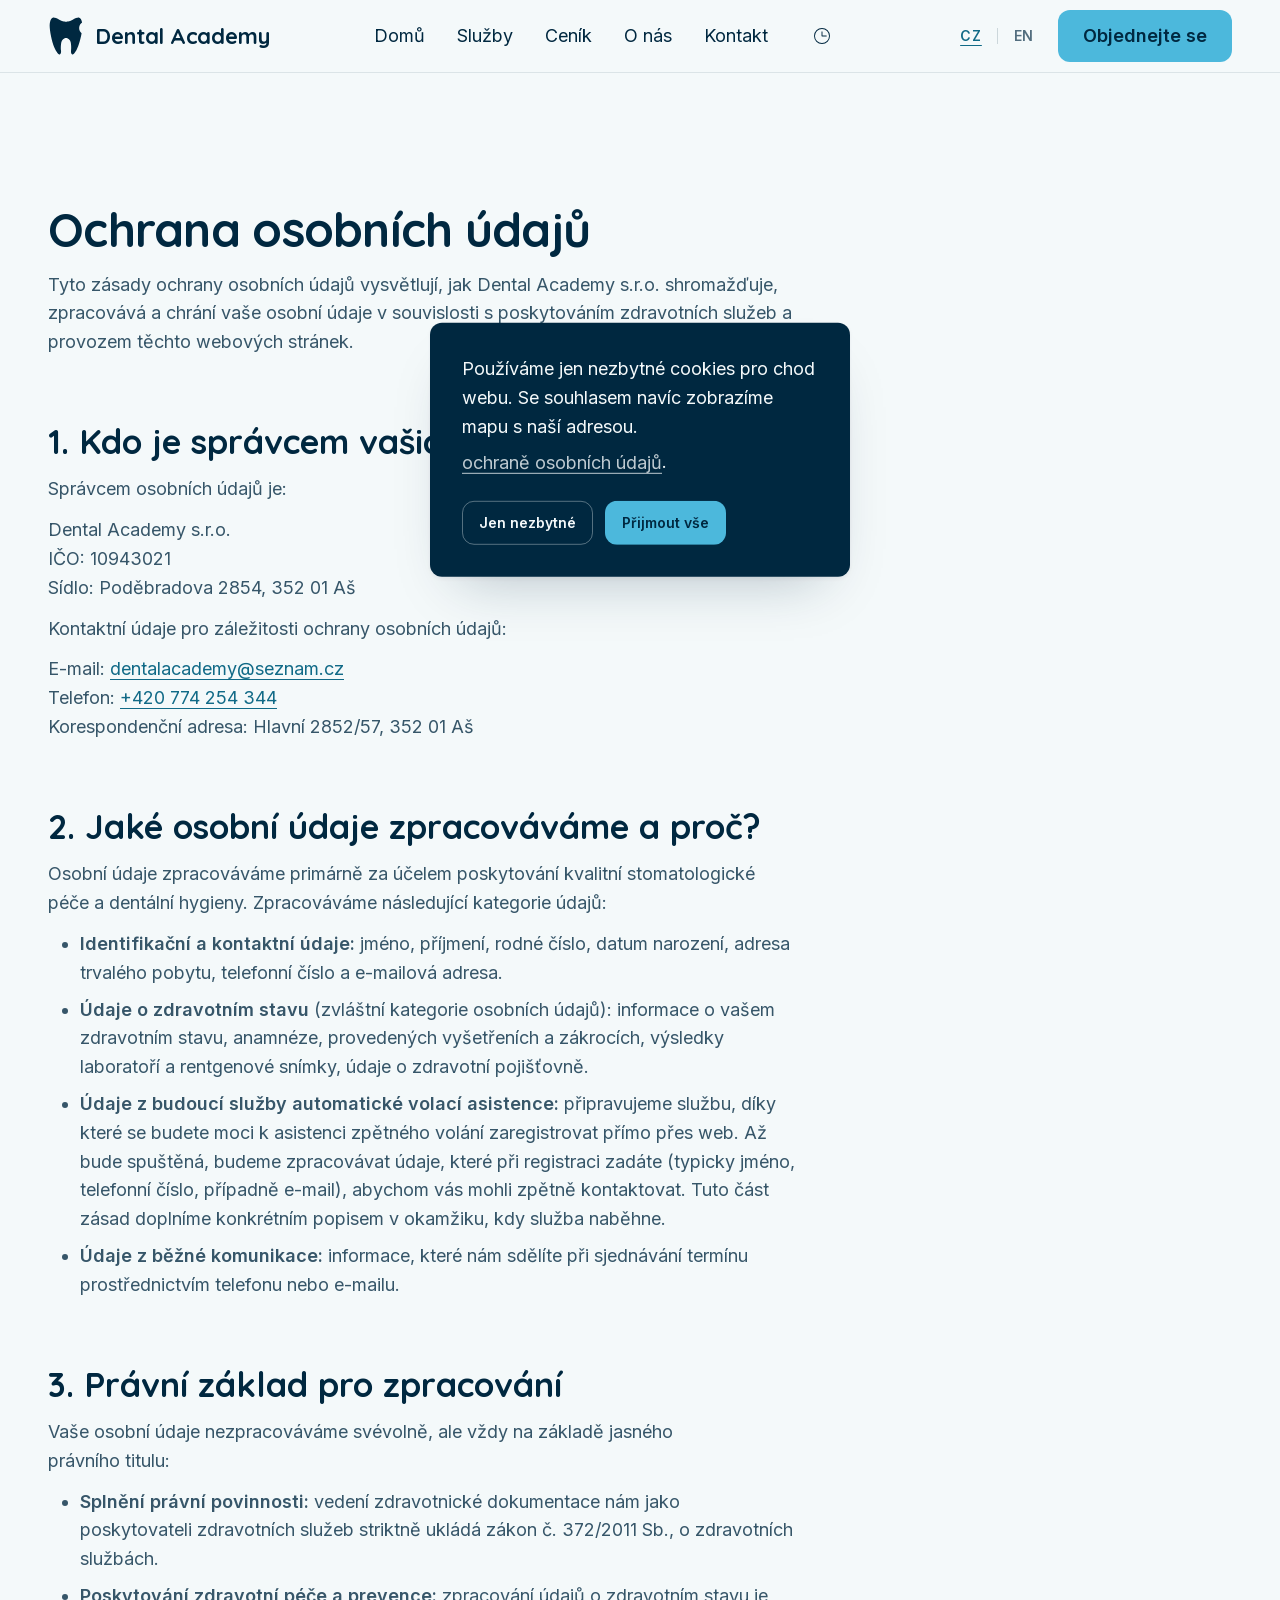
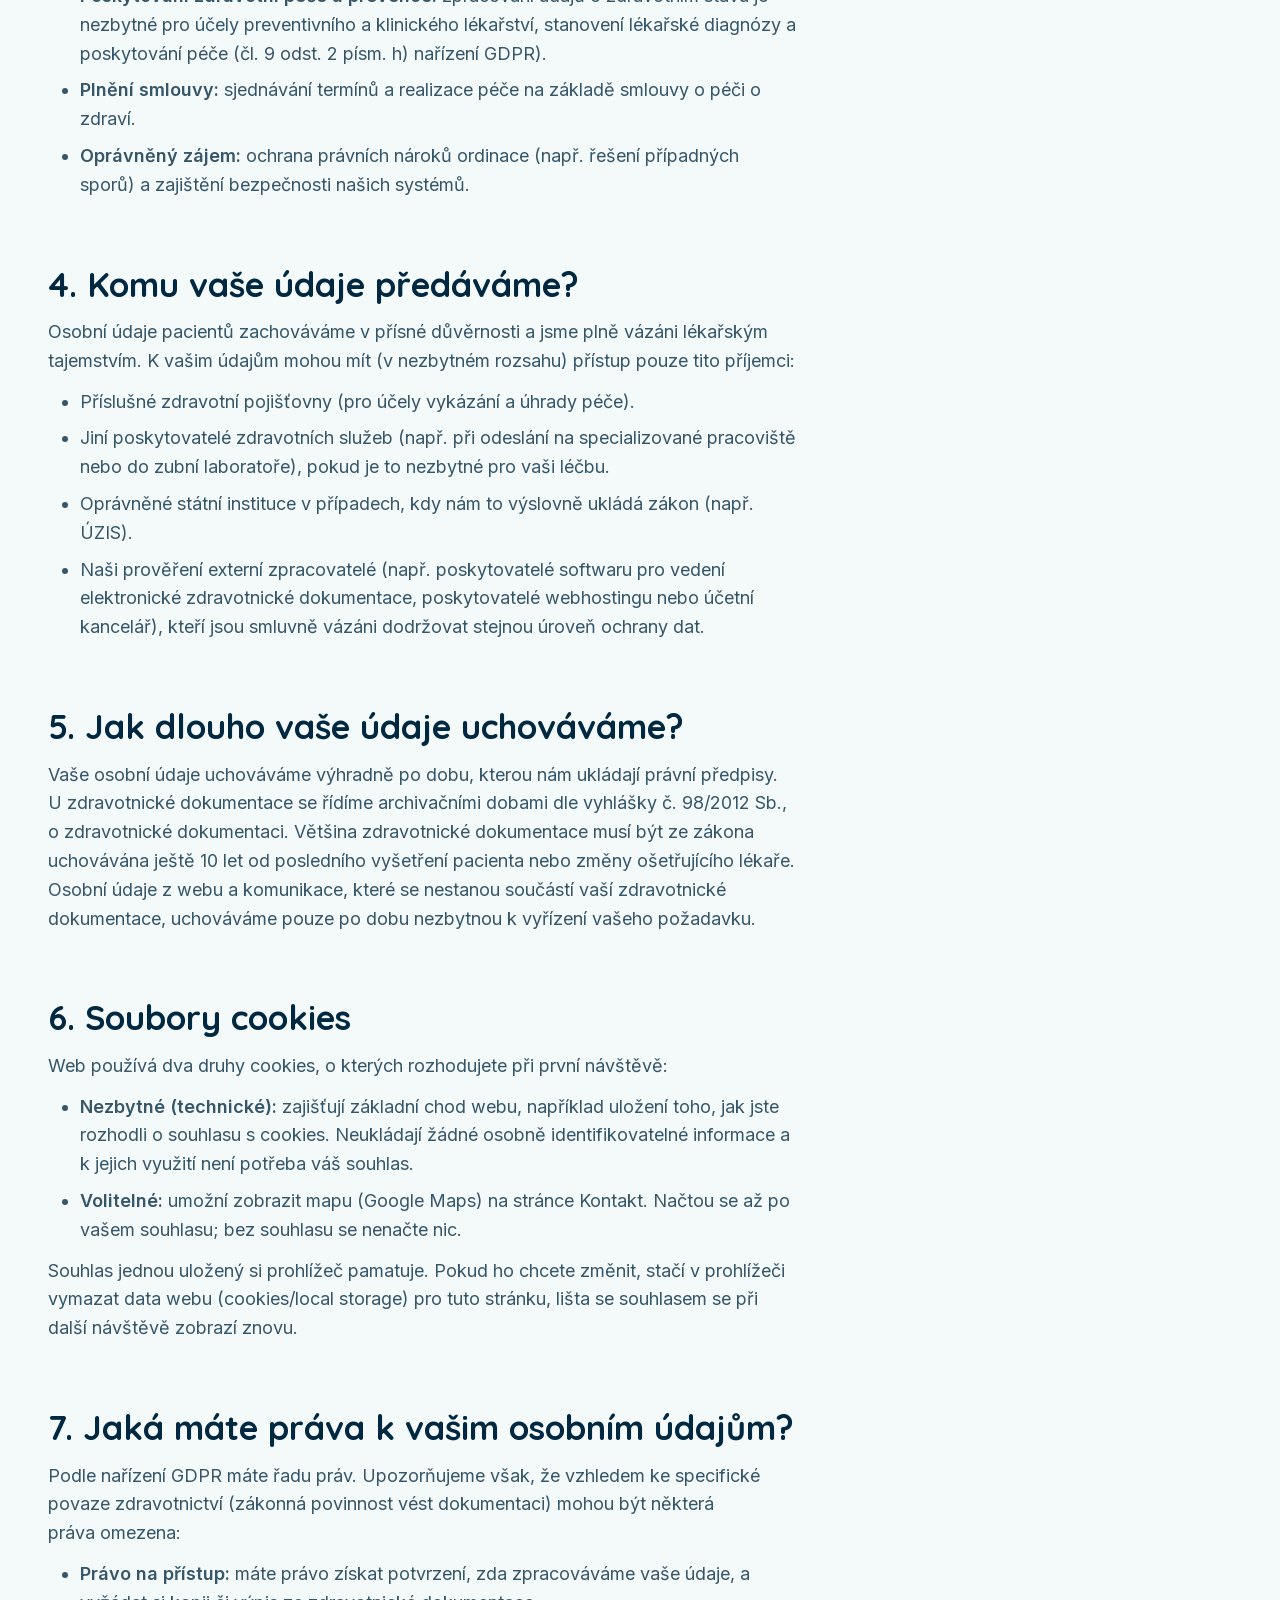
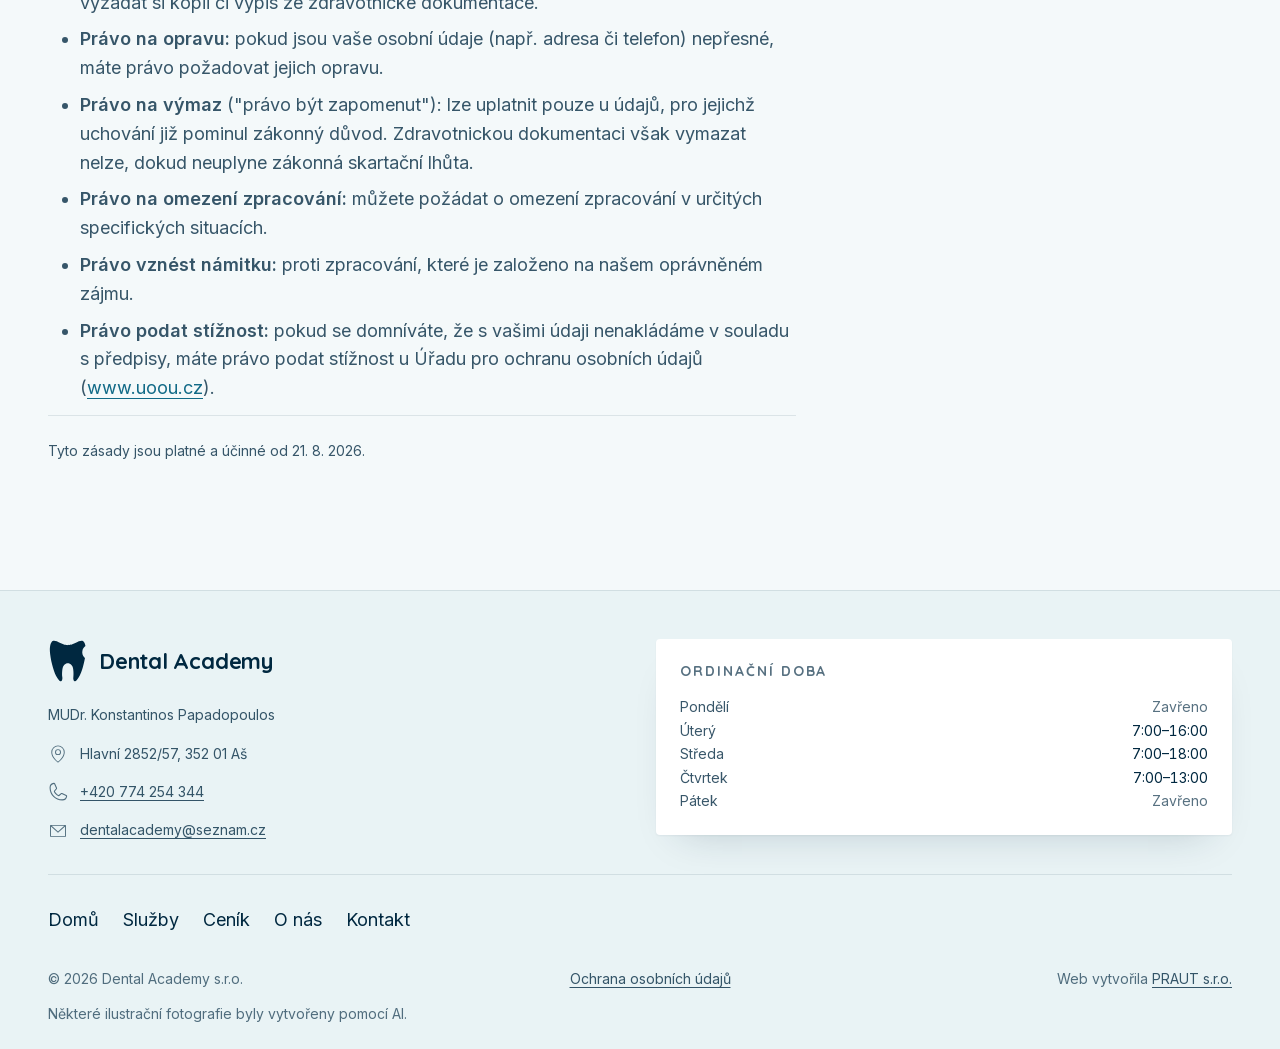
<file: ochrana-osobnich-udaju/index.html>
<!DOCTYPE html><html lang="cs" data-beasties-container><head>
    <meta charset="utf-8">
    <title>Ochrana osobních údajů, Dental Academy</title>
    <base href="/">
    <meta name="viewport" content="width=device-width, initial-scale=1">
    <link rel="icon" type="image/x-icon" href="favicon.ico">
    <link rel="apple-touch-icon" href="apple-touch-icon.png">

  <style>@font-face{font-family:Quicksand;font-style:normal;font-weight:700;font-display:swap;src:url("./media/quicksand-700-latin-ext-optimized-O6MUIEZ3.woff2") format("woff2");unicode-range:U+0100-02BA,U+02BD-02C5,U+02C7-02CC,U+02CE-02D7,U+02DD-02FF,U+0304,U+0308,U+0329,U+1D00-1DBF,U+1E00-1E9F,U+1EF2-1EFF,U+2020,U+20A0-20AB,U+20AD-20C0,U+2113,U+2C60-2C7F,U+A720-A7FF}@font-face{font-family:Quicksand;font-style:normal;font-weight:700;font-display:swap;src:url("./media/quicksand-700-latin-optimized-QVDMFVZS.woff2") format("woff2");unicode-range:U+0000-00FF,U+0131,U+0152-0153,U+02BB-02BC,U+02C6,U+02DA,U+02DC,U+0304,U+0308,U+0329,U+2000-206F,U+20AC,U+2122,U+2191,U+2193,U+2212,U+2215,U+FEFF,U+FFFD}@font-face{font-family:Inter;font-style:normal;font-weight:400;font-display:swap;src:url("./media/inter-400-latin-ext-optimized-43ESOUTK.woff2") format("woff2");unicode-range:U+0100-02BA,U+02BD-02C5,U+02C7-02CC,U+02CE-02D7,U+02DD-02FF,U+0304,U+0308,U+0329,U+1D00-1DBF,U+1E00-1E9F,U+1EF2-1EFF,U+2020,U+20A0-20AB,U+20AD-20C0,U+2113,U+2C60-2C7F,U+A720-A7FF}@font-face{font-family:Inter;font-style:normal;font-weight:400;font-display:swap;src:url("./media/inter-400-latin-optimized-SEBSPGC4.woff2") format("woff2");unicode-range:U+0000-00FF,U+0131,U+0152-0153,U+02BB-02BC,U+02C6,U+02DA,U+02DC,U+0304,U+0308,U+0329,U+2000-206F,U+20AC,U+2122,U+2191,U+2193,U+2212,U+2215,U+FEFF,U+FFFD}@font-face{font-family:Inter;font-style:normal;font-weight:600;font-display:swap;src:url("./media/inter-600-latin-ext-optimized-PHTYKVMK.woff2") format("woff2");unicode-range:U+0100-02BA,U+02BD-02C5,U+02C7-02CC,U+02CE-02D7,U+02DD-02FF,U+0304,U+0308,U+0329,U+1D00-1DBF,U+1E00-1E9F,U+1EF2-1EFF,U+2020,U+20A0-20AB,U+20AD-20C0,U+2113,U+2C60-2C7F,U+A720-A7FF}@font-face{font-family:Inter;font-style:normal;font-weight:600;font-display:swap;src:url("./media/inter-600-latin-optimized-3DX67WTJ.woff2") format("woff2");unicode-range:U+0000-00FF,U+0131,U+0152-0153,U+02BB-02BC,U+02C6,U+02DA,U+02DC,U+0304,U+0308,U+0329,U+2000-206F,U+20AC,U+2122,U+2191,U+2193,U+2212,U+2215,U+FEFF,U+FFFD}:root{--da-navy-900: #002840;--da-turquoise-500: #4cb8dc;--da-turquoise-700: #116a87;--da-purple-500: #8c5096;--da-ice-050: #f4f9fa;--da-ice-100: #e9f3f5;--da-white: #ffffff;--da-red-600: #a23b2e;--da-amber-700: #8f5700;--surface: var(--da-ice-050);--panel: var(--da-white);--panel-tint: var(--da-ice-100);--panel-dark: var(--da-navy-900);--ink: var(--da-navy-900);--ink-soft: rgb(0 40 64 / .78);--ink-faint: rgb(0 40 64 / .66);--ink-ghost: rgb(0 40 64 / .1);--ink-inverse: var(--da-ice-050);--accent: var(--da-turquoise-700);--accent-vivid: var(--da-turquoise-500);--rare: var(--da-purple-500);--border: rgb(0 40 64 / .16);--border-soft: rgb(0 40 64 / .1);--good: var(--da-turquoise-700);--bad: var(--da-red-600);--warn: var(--da-amber-700);--font-heading: "Quicksand", sans-serif;--font-body: "Inter", sans-serif;--text-h1: clamp(30px, 4.2vw, 48px);--text-h2: clamp(26px, 3vw, 34px);--text-h3: clamp(22px, 2.2vw, 26px);--text-body: 18px;--text-small: 14px;--leading-h1: 1.2;--leading-h2: 1.25;--leading-h3: 1.3;--leading-body: 1.6;--leading-small: 1.4;--tracking-kicker: .14em;--space-1: 4px;--space-2: 8px;--space-3: 12px;--space-4: 16px;--space-5: 24px;--space-6: 32px;--space-7: 48px;--space-8: 64px;--space-9: 96px;--space-10: 128px;--radius-surface: 4px;--radius-control: 12px;--shadow-sm: 0 1px 2px rgb(0 40 64 / .05), 0 20px 40px -24px rgb(0 40 64 / .22);--shadow-md: 0 2px 4px rgb(0 40 64 / .06), 0 28px 56px -28px rgb(0 40 64 / .28);--motion-fast: .15s;--motion-medium: .25s;--motion-slow: .4s;--motion-zoom: .7s;--motion-crossfade: 2s;--motion-hero-interval: 4s;--ease: cubic-bezier(.4, 0, .2, 1);--z-base: 0;--z-sticky: 100;--z-dropdown: 200;--z-overlay: 300;--z-cookie: 400;--container: 1200px;--container-wide: 1440px;--gutter: clamp(16px, 4vw, 48px);--tap-target-min: 44px;--focus-ring-width: 3px;--focus-ring-offset: 2px;--focus-ring-color: var(--da-turquoise-700)}*,*:before,*:after{box-sizing:border-box}*{margin:0}html{scroll-behavior:smooth;scroll-padding-top:var(--space-9);-webkit-text-size-adjust:100%}body{background:var(--surface);color:var(--ink);font-family:var(--font-body);font-size:var(--text-body);line-height:var(--leading-body);font-weight:400;-webkit-font-smoothing:antialiased;text-rendering:optimizeLegibility;min-height:100dvh}h1,h2{font-family:var(--font-heading);font-weight:700;text-wrap:balance}h1{font-size:var(--text-h1);line-height:var(--leading-h1);letter-spacing:-.015em}h2{font-size:var(--text-h2);line-height:var(--leading-h2)}p{text-wrap:pretty}a{color:var(--accent);text-underline-offset:.2em;transition:color var(--motion-fast) var(--ease)}svg{display:block;max-width:100%}button{font:inherit;color:inherit}@media(prefers-reduced-motion:reduce){html{scroll-behavior:auto}*,*:before,*:after{animation-duration:.01ms!important;animation-iteration-count:1!important;transition-duration:.01ms!important;scroll-behavior:auto!important}}
</style><link rel="stylesheet" href="styles-Z6CKCNIZ.css" media="print" onload="this.media='all'"><noscript><link rel="stylesheet" href="styles-Z6CKCNIZ.css"></noscript><style ng-app-id="ng">main[_ngcontent-ng-c197762682]{display:block;outline:none}</style><meta name="description" content="Zásady zpracování osobních údajů zubní ordinace Dental Academy s.r.o."><meta name="robots" content="index, follow, max-image-preview:large"><meta property="og:title" content="Ochrana osobních údajů, Dental Academy"><meta property="og:description" content="Zásady zpracování osobních údajů zubní ordinace Dental Academy s.r.o."><meta property="og:url" content="https://dentalacademyas.cz/ochrana-osobnich-udaju/"><meta property="og:type" content="website"><meta property="og:site_name" content="Dental Academy"><meta property="og:locale" content="cs_CZ"><meta property="og:image" content="https://dentalacademyas.cz/apple-touch-icon.png"><meta name="twitter:card" content="summary"><meta name="twitter:title" content="Ochrana osobních údajů, Dental Academy"><meta name="twitter:description" content="Zásady zpracování osobních údajů zubní ordinace Dental Academy s.r.o."><style ng-app-id="ng">a[_ngcontent-ng-c2454751825]{position:absolute;z-index:var(--z-cookie);top:0;left:var(--space-4);transform:translateY(-120%);display:inline-flex;align-items:center;min-height:var(--tap-target-min);padding-inline:var(--space-5);background:var(--panel);color:var(--ink);border-radius:var(--radius-control);box-shadow:var(--shadow-md);text-decoration:none;font-weight:600;transition:transform var(--motion-fast) var(--ease)}a[_ngcontent-ng-c2454751825]:focus-visible{transform:translateY(var(--space-3))}</style><style ng-app-id="ng">header[_ngcontent-ng-c871143590]{position:sticky;top:0;z-index:var(--z-sticky);background:color-mix(in srgb,var(--surface) 88%,transparent);-webkit-backdrop-filter:blur(10px);backdrop-filter:blur(10px);border-bottom:1px solid var(--border-soft)}.bar[_ngcontent-ng-c871143590]{display:flex;align-items:center;justify-content:space-between;gap:var(--space-5);min-height:72px}.brand[_ngcontent-ng-c871143590]{display:inline-flex;color:var(--ink);text-decoration:none;flex:none}.desktop[_ngcontent-ng-c871143590]{display:none}nav.desktop[_ngcontent-ng-c871143590]   ul[_ngcontent-ng-c871143590]{list-style:none;padding:0;display:flex;align-items:center;gap:var(--space-6)}.hours[_ngcontent-ng-c871143590]{position:relative}.hours[_ngcontent-ng-c871143590]   summary[_ngcontent-ng-c871143590]{display:inline-flex;align-items:center;justify-content:center;min-width:var(--tap-target-min);min-height:var(--tap-target-min);color:var(--ink);cursor:pointer;list-style:none;transition:color var(--motion-fast) var(--ease)}.hours[_ngcontent-ng-c871143590]   summary[_ngcontent-ng-c871143590]::-webkit-details-marker{display:none}.hours[_ngcontent-ng-c871143590]   summary[_ngcontent-ng-c871143590]:hover, .hours[open][_ngcontent-ng-c871143590]   summary[_ngcontent-ng-c871143590]{color:var(--accent)}.hours-card[_ngcontent-ng-c871143590]{position:absolute;top:calc(100% + var(--space-3));right:0;z-index:var(--z-dropdown);padding:var(--space-4) var(--space-5);background:var(--panel);border-radius:var(--radius-surface);box-shadow:var(--shadow-md)}.hours-card[_ngcontent-ng-c871143590]   dl[_ngcontent-ng-c871143590]{margin:0;display:grid;grid-template-columns:auto 1fr;gap:var(--space-1) var(--space-4);font-size:var(--text-small);line-height:var(--leading-small);white-space:nowrap}.hours-card[_ngcontent-ng-c871143590]   dt[_ngcontent-ng-c871143590]{color:var(--ink-soft)}.hours-card[_ngcontent-ng-c871143590]   dd[_ngcontent-ng-c871143590]{margin:0;font-variant-numeric:tabular-nums}.hours-card[_ngcontent-ng-c871143590]   dd.closed[_ngcontent-ng-c871143590]{color:var(--ink-faint)}.actions[_ngcontent-ng-c871143590]{display:flex;align-items:center;gap:var(--space-3);flex:none}.burger[_ngcontent-ng-c871143590]{display:inline-flex;align-items:center;justify-content:center;min-width:var(--tap-target-min);min-height:var(--tap-target-min);background:transparent;border:0;border-radius:var(--radius-control);color:var(--ink);cursor:pointer;transition:background-color var(--motion-fast) var(--ease)}.burger[_ngcontent-ng-c871143590]:hover{background:var(--ink-ghost)}.cta[_ngcontent-ng-c871143590]{display:none}@media(min-width:480px){.cta[_ngcontent-ng-c871143590]{display:inline-flex}}@media(min-width:1280px){.desktop[_ngcontent-ng-c871143590]{display:inline-flex}.burger[_ngcontent-ng-c871143590]{display:none}}</style><style ng-app-id="ng">footer[_ngcontent-ng-c4214038375]{background:var(--panel-tint);border-top:1px solid var(--border-soft);padding-block:var(--space-7) var(--space-5)}.grid[_ngcontent-ng-c4214038375]{display:grid;grid-template-columns:minmax(0,1fr);align-items:start;gap:var(--space-6)}@media(min-width:768px){.grid[_ngcontent-ng-c4214038375]{grid-template-columns:repeat(2,minmax(0,1fr))}}.hours-wrap[_ngcontent-ng-c4214038375]{width:100%;min-width:0}.brand[_ngcontent-ng-c4214038375]{min-width:0}h2[_ngcontent-ng-c4214038375]{font-size:var(--text-small);letter-spacing:var(--tracking-kicker);text-transform:uppercase;color:var(--ink-faint);margin-bottom:var(--space-4)}.card[_ngcontent-ng-c4214038375]{padding:var(--space-5);background:var(--panel);border-radius:var(--radius-surface);box-shadow:var(--shadow-sm)}.doctor[_ngcontent-ng-c4214038375]{margin-top:var(--space-3);color:var(--ink-soft);font-size:var(--text-small)}.contact[_ngcontent-ng-c4214038375], .links[_ngcontent-ng-c4214038375], .legal[_ngcontent-ng-c4214038375]{list-style:none;padding:0}.contact[_ngcontent-ng-c4214038375]{display:flex;flex-direction:column;gap:var(--space-4);margin-top:var(--space-4);font-size:var(--text-small);line-height:var(--leading-body)}.contact[_ngcontent-ng-c4214038375]   li[_ngcontent-ng-c4214038375]{display:flex;align-items:center;gap:var(--space-3);margin:0;padding:0;color:var(--ink-soft)}.contact[_ngcontent-ng-c4214038375]   da-icon[_ngcontent-ng-c4214038375]{display:flex;align-items:center;justify-content:center;width:20px;height:20px;flex-shrink:0;color:var(--ink-faint)}.contact[_ngcontent-ng-c4214038375]   a[_ngcontent-ng-c4214038375], .contact[_ngcontent-ng-c4214038375]   span[_ngcontent-ng-c4214038375]{margin:0;padding:0;min-height:0;font-size:inherit;line-height:inherit;min-width:0;max-width:100%;overflow-wrap:anywhere}.hours[_ngcontent-ng-c4214038375]{margin:0;display:grid;grid-template-columns:minmax(0,1fr) auto;gap:var(--space-1) var(--space-4);font-size:var(--text-small);line-height:var(--leading-small)}.hours[_ngcontent-ng-c4214038375]   dt[_ngcontent-ng-c4214038375]{color:var(--ink-soft)}.hours[_ngcontent-ng-c4214038375]   dd[_ngcontent-ng-c4214038375]{margin:0;text-align:right;font-variant-numeric:tabular-nums}.hours[_ngcontent-ng-c4214038375]   dd.closed[_ngcontent-ng-c4214038375]{color:var(--ink-faint)}.navigation[_ngcontent-ng-c4214038375]{margin-top:var(--space-6);padding-block:var(--space-5) 0;border-top:1px solid var(--border-soft)}.links[_ngcontent-ng-c4214038375], .legal[_ngcontent-ng-c4214038375]{display:flex;flex-wrap:wrap;align-items:center;gap:var(--space-2) var(--space-5)}.bottom[_ngcontent-ng-c4214038375]{margin-top:var(--space-5);display:flex;flex-wrap:wrap;align-items:baseline;font-size:var(--text-small);color:var(--ink-faint);justify-content:space-between;gap:var(--space-5)}.bottom[_ngcontent-ng-c4214038375]   a[_ngcontent-ng-c4214038375]{align-items:center;margin-block:calc((var(--space-5) - var(--tap-target-min)) / 2)}.copyright[_ngcontent-ng-c4214038375], .credit[_ngcontent-ng-c4214038375], .ai-note[_ngcontent-ng-c4214038375]{font-size:var(--text-small);color:var(--ink-faint)}.copyright[_ngcontent-ng-c4214038375], .credit[_ngcontent-ng-c4214038375]{min-width:0;overflow-wrap:anywhere}.ai-note[_ngcontent-ng-c4214038375]{margin-top:var(--space-3)}</style><style ng-app-id="ng">[_nghost-ng-c3181076983]{display:block;width:min(100% - 2 * var(--gutter),var(--_max, var(--container)));margin-inline:auto}</style><style ng-app-id="ng">[_nghost-ng-c3826198548]{display:inline-flex;align-items:center;gap:var(--space-3);color:inherit}.mark[_ngcontent-ng-c3826198548]{height:max(32px,1px * var(--_size, 40));width:auto;aspect-ratio:103.21/116.48}.wordmark[_ngcontent-ng-c3826198548]{font-family:var(--font-heading);font-weight:700;font-size:clamp(18px,2vw,22px);line-height:1.1;letter-spacing:-.01em;white-space:nowrap}</style><style ng-app-id="ng">[_nghost-ng-c3883181231]{display:inline-flex;flex:none;color:inherit}svg[_ngcontent-ng-c3883181231]{width:calc(1px * var(--_size, 24));height:calc(1px * var(--_size, 24))}</style><style ng-app-id="ng">[_nghost-ng-c4016984144]{color:var(--accent);text-underline-offset:.2em;transition:color var(--motion-fast) var(--ease)}.variant-inline[_nghost-ng-c4016984144]{text-decoration:underline}.variant-inline[_nghost-ng-c4016984144]:hover{color:var(--ink)}.variant-nav[_nghost-ng-c4016984144]{color:var(--ink);text-decoration:none;display:inline-flex;align-items:center;min-height:var(--tap-target-min)}.variant-nav[_nghost-ng-c4016984144]:hover{color:var(--accent)}.variant-quiet[_nghost-ng-c4016984144]{color:var(--ink-soft);text-decoration:underline;text-decoration-color:currentColor;display:inline-flex;align-items:center;min-height:var(--tap-target-min)}.variant-quiet[_nghost-ng-c4016984144]:hover{color:var(--ink)}.is-active[_nghost-ng-c4016984144]{color:var(--accent);font-weight:700}</style><style ng-app-id="ng">[_nghost-ng-c1360616720]{display:contents}.banner[_ngcontent-ng-c1360616720]{position:fixed;top:50%;left:50%;transform:translate(-50%,-50%);z-index:var(--z-cookie);width:calc(100% - var(--space-4) * 2);max-width:420px;display:grid;gap:var(--space-4);padding:var(--space-6);background:var(--panel-dark);border-radius:var(--radius-control);box-shadow:var(--shadow-md);--ink: var(--ink-inverse);--ink-soft: rgb(244 249 250 / .78);--border: rgb(244 249 250 / .35);--accent: var(--accent-vivid);color:var(--ink);animation:_ngcontent-ng-c1360616720_fade-in var(--motion-slow) var(--ease)}.actions[_ngcontent-ng-c1360616720]{display:flex;flex-wrap:wrap;gap:var(--space-3)}@keyframes _ngcontent-ng-c1360616720_fade-in{0%{opacity:0;transform:translate(-50%,-50%) scale(.96)}to{opacity:1;transform:translate(-50%,-50%) scale(1)}}</style><style ng-app-id="ng">nav[_ngcontent-ng-c47568377]{display:inline-flex;align-items:center;gap:var(--space-1)}a[_ngcontent-ng-c47568377]{display:inline-flex;align-items:center;justify-content:center;min-width:var(--tap-target-min);min-height:var(--tap-target-min);color:var(--ink-faint);text-decoration:none;font-size:var(--text-small);font-weight:600;letter-spacing:.06em;border-radius:var(--radius-control);transition:color var(--motion-fast) var(--ease)}a[_ngcontent-ng-c47568377]:hover{color:var(--ink)}a.is-current[_ngcontent-ng-c47568377]{color:var(--accent);text-decoration:underline;text-underline-offset:.3em}.sep[_ngcontent-ng-c47568377]{width:1px;height:16px;background:var(--border)}.sr-only[_ngcontent-ng-c47568377]{position:absolute;width:1px;height:1px;padding:0;margin:-1px;overflow:hidden;clip-path:inset(50%);white-space:nowrap;border:0}</style><style ng-app-id="ng">[_nghost-ng-c1597601124]{display:inline-flex;align-items:center;justify-content:center;gap:var(--space-2);border-radius:var(--radius-control);border:1px solid transparent;font-family:var(--font-body);font-weight:600;line-height:1.2;text-align:center;text-decoration:none;cursor:pointer;max-width:100%;transition:background-color var(--motion-fast) var(--ease),border-color var(--motion-fast) var(--ease),color var(--motion-fast) var(--ease)}.size-sm[_nghost-ng-c1597601124]{min-height:var(--tap-target-min);padding-inline:var(--space-4);font-size:var(--text-small)}.size-md[_nghost-ng-c1597601124]{min-height:52px;padding-inline:var(--space-5);font-size:var(--text-body)}.size-lg[_nghost-ng-c1597601124]{min-height:60px;padding-inline:var(--space-6);font-size:var(--text-body)}.appearance-primary[_nghost-ng-c1597601124]{background:var(--accent-vivid);color:var(--da-navy-900)}.appearance-primary[_nghost-ng-c1597601124]:hover{background:var(--accent);color:var(--ink-inverse)}.appearance-secondary[_nghost-ng-c1597601124]{background:transparent;border-color:var(--border);color:var(--ink)}.appearance-secondary[_nghost-ng-c1597601124]:hover{border-color:var(--accent);color:var(--accent)}.appearance-ghost[_nghost-ng-c1597601124]{background:transparent;color:var(--accent);padding-inline:var(--space-3)}.appearance-ghost[_nghost-ng-c1597601124]:hover{background:var(--ink-ghost)}.is-full[_nghost-ng-c1597601124]{width:100%}.is-loading[_nghost-ng-c1597601124], [disabled][_nghost-ng-c1597601124]{opacity:.55;cursor:not-allowed;pointer-events:none}</style><style ng-app-id="ng">.legal[_ngcontent-ng-c2052193415]{max-width:68ch}.lede[_ngcontent-ng-c2052193415]{margin-top:var(--space-4);color:var(--ink-soft)}h2[_ngcontent-ng-c2052193415]{margin-top:var(--space-8);margin-bottom:var(--space-3)}.legal[_ngcontent-ng-c2052193415]   p[_ngcontent-ng-c2052193415], .legal[_ngcontent-ng-c2052193415]   ul[_ngcontent-ng-c2052193415]{margin-top:var(--space-3);color:var(--ink-soft)}.legal[_ngcontent-ng-c2052193415]   ul[_ngcontent-ng-c2052193415]{padding-left:var(--space-6);display:grid;gap:var(--space-2)}.updated[_ngcontent-ng-c2052193415]{margin-top:var(--space-8);padding-top:var(--space-5);border-top:1px solid var(--border-soft);font-size:var(--text-small);color:var(--ink-faint)}</style><style ng-app-id="ng">[_nghost-ng-c2319155291]{display:block}.tone-surface[_nghost-ng-c2319155291]{background:var(--surface)}.tone-panel[_nghost-ng-c2319155291]{background:var(--panel)}.tone-tint[_nghost-ng-c2319155291]{background:var(--panel-tint)}.tone-dark[_nghost-ng-c2319155291]{background:var(--panel-dark);--ink: var(--ink-inverse);--ink-soft: rgb(244 249 250 / .78);--ink-faint: rgb(244 249 250 / .62);--ink-ghost: rgb(244 249 250 / .12);--border: rgb(244 249 250 / .35);--border-soft: rgb(244 249 250 / .18);--accent: var(--accent-vivid);color:var(--ink)}.spacing-tight[_nghost-ng-c2319155291]{padding-block:var(--space-7)}.spacing-normal[_nghost-ng-c2319155291]{padding-block:var(--space-9)}.spacing-loose[_nghost-ng-c2319155291]{padding-block:var(--space-10)}</style><link rel="canonical" href="https://dentalacademyas.cz/ochrana-osobnich-udaju/"><link rel="alternate" href="https://dentalacademyas.cz/ochrana-osobnich-udaju/" hreflang="cs"><link rel="alternate" href="https://dentalacademyas.cz/en/privacy-policy/" hreflang="en"><link rel="alternate" href="https://dentalacademyas.cz/ochrana-osobnich-udaju/" hreflang="x-default"><script id="clinic-schema" type="application/ld+json">{"@context":"https://schema.org","@type":"Dentist","@id":"https://dentalacademyas.cz/#clinic","name":"Dental Academy s.r.o.","url":"https://dentalacademyas.cz/","telephone":"+420 774 254 344","email":"dentalacademy@seznam.cz","address":{"@type":"PostalAddress","streetAddress":"Hlavní 2852/57","addressLocality":"Aš","postalCode":"352 01","addressCountry":"CZ"},"openingHoursSpecification":[{"@type":"OpeningHoursSpecification","dayOfWeek":"Tuesday","opens":"07:00","closes":"16:00"},{"@type":"OpeningHoursSpecification","dayOfWeek":"Wednesday","opens":"07:00","closes":"18:00"},{"@type":"OpeningHoursSpecification","dayOfWeek":"Thursday","opens":"07:00","closes":"13:00"}]}</script></head>
  <body><!--nghm--><script type="text/javascript" id="ng-event-dispatch-contract">(()=>{function p(t,n,r,o,e,i,f,m){return{eventType:t,event:n,targetElement:r,eic:o,timeStamp:e,eia:i,eirp:f,eiack:m}}function u(t){let n=[],r=e=>{n.push(e)};return{c:t,q:n,et:[],etc:[],d:r,h:e=>{r(p(e.type,e,e.target,t,Date.now()))}}}function s(t,n,r){for(let o=0;o<n.length;o++){let e=n[o];(r?t.etc:t.et).push(e),t.c.addEventListener(e,t.h,r)}}function c(t,n,r,o,e=window){let i=u(t);e._ejsas||(e._ejsas={}),e._ejsas[n]=i,s(i,r),s(i,o,!0)}window.__jsaction_bootstrap=c;})();
</script><script>window.__jsaction_bootstrap(document.body,"ng",["click"],[]);</script>
    <app-root ng-version="21.2.20" _nghost-ng-c197762682 ngh="7" ng-server-context="ssg"><da-skip-link _ngcontent-ng-c197762682 _nghost-ng-c2454751825 ngh="0"><a _ngcontent-ng-c2454751825 fragment="obsah" queryparamshandling="preserve" href="/ochrana-osobnich-udaju#obsah" jsaction="click:;">Přejít na hlavní obsah</a></da-skip-link><da-header _ngcontent-ng-c197762682 _nghost-ng-c871143590 ngh="3"><header _ngcontent-ng-c871143590><da-container _ngcontent-ng-c871143590 width="wide" _nghost-ng-c3181076983 style="--_max: var(--container-wide);" ngh="0"><div _ngcontent-ng-c871143590 class="bar"><a _ngcontent-ng-c871143590 class="brand" aria-label="Dental Academy, domovská stránka" href="/" jsaction="click:;"><da-logo _ngcontent-ng-c871143590 _nghost-ng-c3826198548 style="--_size: 40;" ngh="1"><svg _ngcontent-ng-c3826198548="" viewBox="85.02 15.29 103.21 116.48" fill="currentColor" aria-hidden="true" focusable="false" class="mark"><path _ngcontent-ng-c3826198548="" fill-rule="nonzero" d="M 155.742188 26.761719 C 146.433594 31.835938 137.515625 31.667969 137.515625 31.667969 C 137.515625 31.667969 128.539062 31.835938 119.230469 26.761719 C 108.804688 21.132812 103.285156 19.292969 98.9375 20.183594 C 94.589844 21.019531 89.015625 29.882812 90.074219 48.671875 C 91.078125 67.457031 99.105469 99.289062 105.851562 111.773438 C 112.652344 124.316406 116.832031 127.773438 119.230469 127.273438 C 121.683594 126.714844 123.96875 121.699219 122.910156 115.621094 C 121.851562 109.546875 122.238281 92.429688 125.863281 86.578125 C 130.882812 78.382812 137.515625 79.273438 137.515625 79.273438 C 137.515625 79.273438 144.09375 78.382812 149.164062 86.578125 C 152.789062 92.429688 153.125 109.546875 152.121094 115.621094 C 151.0625 121.699219 153.347656 126.714844 155.742188 127.273438 C 158.195312 127.773438 162.378906 124.316406 169.121094 111.773438 C 174.140625 102.519531 179.824219 82.730469 182.890625 65.449219 C 182.835938 65.449219 182.835938 65.449219 182.835938 65.449219 C 179.492188 62.664062 175.699219 57.867188 175.699219 50.230469 C 175.699219 40.8125 181.722656 35.738281 184.230469 34.007812 C 182.667969 25.203125 179.101562 20.796875 176.089844 20.183594 C 175.421875 20.015625 174.695312 19.960938 173.972656 19.960938 C 169.902344 19.960938 164.550781 22.023438 155.742188 26.761719 Z M 184.230469 34.007812 Z M 184.230469 34.007812 "/></svg><span _ngcontent-ng-c3826198548 class="wordmark">Dental Academy</span><!----></da-logo></a><nav _ngcontent-ng-c871143590 class="desktop" aria-label="Hlavní navigace"><ul _ngcontent-ng-c871143590><li _ngcontent-ng-c871143590><a _ngcontent-ng-c871143590 dalink variant="nav" routerlinkactive="is-active" _nghost-ng-c4016984144 class="variant-nav" href="/" ngh="0" jsaction="click:;"> Domů </a></li><li _ngcontent-ng-c871143590><a _ngcontent-ng-c871143590 dalink variant="nav" routerlinkactive="is-active" _nghost-ng-c4016984144 class="variant-nav" href="/sluzby" ngh="0" jsaction="click:;"> Služby </a></li><li _ngcontent-ng-c871143590><a _ngcontent-ng-c871143590 dalink variant="nav" routerlinkactive="is-active" _nghost-ng-c4016984144 class="variant-nav" href="/cenik" ngh="0" jsaction="click:;"> Ceník </a></li><li _ngcontent-ng-c871143590><a _ngcontent-ng-c871143590 dalink variant="nav" routerlinkactive="is-active" _nghost-ng-c4016984144 class="variant-nav" href="/o-nas" ngh="0" jsaction="click:;"> O nás </a></li><li _ngcontent-ng-c871143590><a _ngcontent-ng-c871143590 dalink variant="nav" routerlinkactive="is-active" _nghost-ng-c4016984144 class="variant-nav" href="/kontakt" ngh="0" jsaction="click:;"> Kontakt </a></li><!----><li _ngcontent-ng-c871143590><details _ngcontent-ng-c871143590 class="hours"><summary _ngcontent-ng-c871143590 title="Ordinační doba" aria-label="Ordinační doba"><da-icon _ngcontent-ng-c871143590 name="clock" _nghost-ng-c3883181231 style="--_size: 20;" ngh="2"><svg _ngcontent-ng-c3883181231="" viewBox="0 0 256 256" fill="currentColor" focusable="false" aria-hidden="true"><g _ngcontent-ng-c3883181231="" transform-origin="128 128"><path _ngcontent-ng-c3883181231="" d="M128,26A102,102,0,1,0,230,128,102.12,102.12,0,0,0,128,26Zm0,192a90,90,0,1,1,90-90A90.1,90.1,0,0,1,128,218Zm62-90a6,6,0,0,1-6,6H128a6,6,0,0,1-6-6V72a6,6,0,0,1,12,0v50h50A6,6,0,0,1,190,128Z"/><!----></g></svg></da-icon></summary><div _ngcontent-ng-c871143590 class="hours-card"><dl _ngcontent-ng-c871143590><dt _ngcontent-ng-c871143590>Pondělí</dt><dd _ngcontent-ng-c871143590 class="closed">Zavřeno</dd><dt _ngcontent-ng-c871143590>Úterý</dt><dd _ngcontent-ng-c871143590 class>7:00–16:00</dd><dt _ngcontent-ng-c871143590>Středa</dt><dd _ngcontent-ng-c871143590 class>7:00–18:00</dd><dt _ngcontent-ng-c871143590>Čtvrtek</dt><dd _ngcontent-ng-c871143590 class>7:00–13:00</dd><dt _ngcontent-ng-c871143590>Pátek</dt><dd _ngcontent-ng-c871143590 class="closed">Zavřeno</dd><!----></dl></div></details></li></ul></nav><div _ngcontent-ng-c871143590 class="actions"><da-language-switcher _ngcontent-ng-c871143590 class="desktop" _nghost-ng-c47568377 ngh="0"><nav _ngcontent-ng-c47568377 aria-label="Volba jazyka / Language"><a _ngcontent-ng-c47568377 hreflang="cs" lang="cs" class="is-current" aria-current="true" href="/" jsaction="click:;"><span _ngcontent-ng-c47568377 aria-hidden="true" class="abbr">CZ</span><span _ngcontent-ng-c47568377 class="sr-only">Čeština</span></a><span _ngcontent-ng-c47568377 aria-hidden="true" class="sep"></span><a _ngcontent-ng-c47568377 hreflang="en" lang="en" class href="/en" jsaction="click:;"><span _ngcontent-ng-c47568377 aria-hidden="true" class="abbr">EN</span><span _ngcontent-ng-c47568377 class="sr-only">English</span></a></nav></da-language-switcher><a _ngcontent-ng-c871143590 dabutton class="cta appearance-primary da-btn size-md" _nghost-ng-c1597601124 href="tel:+420774254344" ngh="0">Objednejte se</a><button _ngcontent-ng-c871143590 type="button" class="burger" aria-label="Otevřít menu" aria-expanded="false" jsaction="click:;"><da-icon _ngcontent-ng-c871143590 name="list" _nghost-ng-c3883181231 style="--_size: 24;" ngh="2"><svg _ngcontent-ng-c3883181231="" viewBox="0 0 256 256" fill="currentColor" focusable="false" aria-hidden="true"><g _ngcontent-ng-c3883181231="" transform-origin="128 128"><path _ngcontent-ng-c3883181231="" d="M222,128a6,6,0,0,1-6,6H40a6,6,0,0,1,0-12H216A6,6,0,0,1,222,128ZM40,70H216a6,6,0,0,0,0-12H40a6,6,0,0,0,0,12ZM216,186H40a6,6,0,0,0,0,12H216a6,6,0,0,0,0-12Z"/><!----></g></svg></da-icon></button></div></div></da-container></header><!----><!----></da-header><main _ngcontent-ng-c197762682 id="obsah" tabindex="-1"><router-outlet _ngcontent-ng-c197762682></router-outlet><da-ochrana-osobnich-udaju-page _nghost-ng-c2052193415 ngh="4"><da-section _ngcontent-ng-c2052193415 spacing="loose" _nghost-ng-c2319155291 class="spacing-loose tone-surface" ngh="0"><da-container _ngcontent-ng-c2052193415 _nghost-ng-c3181076983 style="--_max: var(--container);" ngh="0"><div _ngcontent-ng-c2052193415 class="legal"><!----><h1 _ngcontent-ng-c2052193415>Ochrana osobních údajů</h1><p _ngcontent-ng-c2052193415 class="lede"> Tyto zásady ochrany osobních údajů vysvětlují, jak Dental Academy s.r.o. shromažďuje, zpracovává a chrání vaše osobní údaje v souvislosti s poskytováním zdravotních služeb a provozem těchto webových stránek. </p><h2 _ngcontent-ng-c2052193415>1. Kdo je správcem vašich osobních údajů?</h2><p _ngcontent-ng-c2052193415>Správcem osobních údajů je:</p><p _ngcontent-ng-c2052193415> Dental Academy s.r.o.<br _ngcontent-ng-c2052193415> IČO: 10943021<br _ngcontent-ng-c2052193415> Sídlo: Poděbradova 2854, 352 01 Aš </p><p _ngcontent-ng-c2052193415>Kontaktní údaje pro záležitosti ochrany osobních údajů:</p><p _ngcontent-ng-c2052193415> E-mail: <a _ngcontent-ng-c2052193415 href="mailto:dentalacademy@seznam.cz">dentalacademy@seznam.cz</a><br _ngcontent-ng-c2052193415> Telefon: <a _ngcontent-ng-c2052193415 href="tel:+420774254344">+420 774 254 344</a><br _ngcontent-ng-c2052193415> Korespondenční adresa: Hlavní 2852/57, 352 01 Aš </p><h2 _ngcontent-ng-c2052193415>2. Jaké osobní údaje zpracováváme a proč?</h2><p _ngcontent-ng-c2052193415> Osobní údaje zpracováváme primárně za účelem poskytování kvalitní stomatologické péče a dentální hygieny. Zpracováváme následující kategorie údajů: </p><ul _ngcontent-ng-c2052193415><li _ngcontent-ng-c2052193415><strong _ngcontent-ng-c2052193415>Identifikační a kontaktní údaje:</strong> jméno, příjmení, rodné číslo, datum narození, adresa trvalého pobytu, telefonní číslo a e-mailová adresa. </li><li _ngcontent-ng-c2052193415><strong _ngcontent-ng-c2052193415>Údaje o zdravotním stavu</strong> (zvláštní kategorie osobních údajů): informace o vašem zdravotním stavu, anamnéze, provedených vyšetřeních a zákrocích, výsledky laboratoří a rentgenové snímky, údaje o zdravotní pojišťovně. </li><li _ngcontent-ng-c2052193415><strong _ngcontent-ng-c2052193415>Údaje z budoucí služby automatické volací asistence:</strong> připravujeme službu, díky které se budete moci k asistenci zpětného volání zaregistrovat přímo přes web. Až bude spuštěná, budeme zpracovávat údaje, které při registraci zadáte (typicky jméno, telefonní číslo, případně e-mail), abychom vás mohli zpětně kontaktovat. Tuto část zásad doplníme konkrétním popisem v okamžiku, kdy služba naběhne. </li><li _ngcontent-ng-c2052193415><strong _ngcontent-ng-c2052193415>Údaje z běžné komunikace:</strong> informace, které nám sdělíte při sjednávání termínu prostřednictvím telefonu nebo e-mailu. </li></ul><h2 _ngcontent-ng-c2052193415>3. Právní základ pro zpracování</h2><p _ngcontent-ng-c2052193415> Vaše osobní údaje nezpracováváme svévolně, ale vždy na základě jasného právního titulu: </p><ul _ngcontent-ng-c2052193415><li _ngcontent-ng-c2052193415><strong _ngcontent-ng-c2052193415>Splnění právní povinnosti:</strong> vedení zdravotnické dokumentace nám jako poskytovateli zdravotních služeb striktně ukládá zákon č. 372/2011 Sb., o zdravotních službách. </li><li _ngcontent-ng-c2052193415><strong _ngcontent-ng-c2052193415>Poskytování zdravotní péče a prevence:</strong> zpracování údajů o zdravotním stavu je nezbytné pro účely preventivního a klinického lékařství, stanovení lékařské diagnózy a poskytování péče (čl. 9 odst. 2 písm. h) nařízení GDPR). </li><li _ngcontent-ng-c2052193415><strong _ngcontent-ng-c2052193415>Plnění smlouvy:</strong> sjednávání termínů a realizace péče na základě smlouvy o péči o zdraví. </li><li _ngcontent-ng-c2052193415><strong _ngcontent-ng-c2052193415>Oprávněný zájem:</strong> ochrana právních nároků ordinace (např. řešení případných sporů) a zajištění bezpečnosti našich systémů. </li></ul><h2 _ngcontent-ng-c2052193415>4. Komu vaše údaje předáváme?</h2><p _ngcontent-ng-c2052193415> Osobní údaje pacientů zachováváme v přísné důvěrnosti a jsme plně vázáni lékařským tajemstvím. K vašim údajům mohou mít (v nezbytném rozsahu) přístup pouze tito příjemci: </p><ul _ngcontent-ng-c2052193415><li _ngcontent-ng-c2052193415>Příslušné zdravotní pojišťovny (pro účely vykázání a úhrady péče).</li><li _ngcontent-ng-c2052193415> Jiní poskytovatelé zdravotních služeb (např. při odeslání na specializované pracoviště nebo do zubní laboratoře), pokud je to nezbytné pro vaši léčbu. </li><li _ngcontent-ng-c2052193415> Oprávněné státní instituce v případech, kdy nám to výslovně ukládá zákon (např. ÚZIS). </li><li _ngcontent-ng-c2052193415> Naši prověření externí zpracovatelé (např. poskytovatelé softwaru pro vedení elektronické zdravotnické dokumentace, poskytovatelé webhostingu nebo účetní kancelář), kteří jsou smluvně vázáni dodržovat stejnou úroveň ochrany dat. </li></ul><h2 _ngcontent-ng-c2052193415>5. Jak dlouho vaše údaje uchováváme?</h2><p _ngcontent-ng-c2052193415> Vaše osobní údaje uchováváme výhradně po dobu, kterou nám ukládají právní předpisy. U zdravotnické dokumentace se řídíme archivačními dobami dle vyhlášky č. 98/2012 Sb., o zdravotnické dokumentaci. Většina zdravotnické dokumentace musí být ze zákona uchovávána ještě 10 let od posledního vyšetření pacienta nebo změny ošetřujícího lékaře. Osobní údaje z webu a komunikace, které se nestanou součástí vaší zdravotnické dokumentace, uchováváme pouze po dobu nezbytnou k vyřízení vašeho požadavku. </p><h2 _ngcontent-ng-c2052193415>6. Soubory cookies</h2><p _ngcontent-ng-c2052193415>Web používá dva druhy cookies, o kterých rozhodujete při první návštěvě:</p><ul _ngcontent-ng-c2052193415><li _ngcontent-ng-c2052193415><strong _ngcontent-ng-c2052193415>Nezbytné (technické):</strong> zajišťují základní chod webu, například uložení toho, jak jste rozhodli o souhlasu s cookies. Neukládají žádné osobně identifikovatelné informace a k jejich využití není potřeba váš souhlas. </li><li _ngcontent-ng-c2052193415><strong _ngcontent-ng-c2052193415>Volitelné:</strong> umožní zobrazit mapu (Google Maps) na stránce Kontakt. Načtou se až po vašem souhlasu; bez souhlasu se nenačte nic. </li></ul><p _ngcontent-ng-c2052193415> Souhlas jednou uložený si prohlížeč pamatuje. Pokud ho chcete změnit, stačí v prohlížeči vymazat data webu (cookies/local storage) pro tuto stránku, lišta se souhlasem se při další návštěvě zobrazí znovu. </p><h2 _ngcontent-ng-c2052193415>7. Jaká máte práva k vašim osobním údajům?</h2><p _ngcontent-ng-c2052193415> Podle nařízení GDPR máte řadu práv. Upozorňujeme však, že vzhledem ke specifické povaze zdravotnictví (zákonná povinnost vést dokumentaci) mohou být některá práva omezena: </p><ul _ngcontent-ng-c2052193415><li _ngcontent-ng-c2052193415><strong _ngcontent-ng-c2052193415>Právo na přístup:</strong> máte právo získat potvrzení, zda zpracováváme vaše údaje, a vyžádat si kopii či výpis ze zdravotnické dokumentace. </li><li _ngcontent-ng-c2052193415><strong _ngcontent-ng-c2052193415>Právo na opravu:</strong> pokud jsou vaše osobní údaje (např. adresa či telefon) nepřesné, máte právo požadovat jejich opravu. </li><li _ngcontent-ng-c2052193415><strong _ngcontent-ng-c2052193415>Právo na výmaz</strong> ("právo být zapomenut"): lze uplatnit pouze u údajů, pro jejichž uchování již pominul zákonný důvod. Zdravotnickou dokumentaci však vymazat nelze, dokud neuplyne zákonná skartační lhůta. </li><li _ngcontent-ng-c2052193415><strong _ngcontent-ng-c2052193415>Právo na omezení zpracování:</strong> můžete požádat o omezení zpracování v určitých specifických situacích. </li><li _ngcontent-ng-c2052193415><strong _ngcontent-ng-c2052193415>Právo vznést námitku:</strong> proti zpracování, které je založeno na našem oprávněném zájmu. </li><li _ngcontent-ng-c2052193415><strong _ngcontent-ng-c2052193415>Právo podat stížnost:</strong> pokud se domníváte, že s vašimi údaji nenakládáme v souladu s předpisy, máte právo podat stížnost u Úřadu pro ochranu osobních údajů (<a _ngcontent-ng-c2052193415 href="https://www.uoou.cz/" target="_blank" rel="noopener">www.uoou.cz</a>). </li></ul><p _ngcontent-ng-c2052193415 class="updated">Tyto zásady jsou platné a účinné od 21. 8. 2026.</p><!----></div></da-container></da-section></da-ochrana-osobnich-udaju-page><!----></main><!----><da-footer _ngcontent-ng-c197762682 _nghost-ng-c4214038375 ngh="5"><footer _ngcontent-ng-c4214038375><da-container _ngcontent-ng-c4214038375 width="content" _nghost-ng-c3181076983 style="--_max: var(--container);" ngh="0"><div _ngcontent-ng-c4214038375 class="grid"><div _ngcontent-ng-c4214038375 class="brand"><da-logo _ngcontent-ng-c4214038375 _nghost-ng-c3826198548 style="--_size: 44;" ngh="1"><svg _ngcontent-ng-c3826198548="" viewBox="85.02 15.29 103.21 116.48" fill="currentColor" aria-hidden="true" focusable="false" class="mark"><path _ngcontent-ng-c3826198548="" fill-rule="nonzero" d="M 155.742188 26.761719 C 146.433594 31.835938 137.515625 31.667969 137.515625 31.667969 C 137.515625 31.667969 128.539062 31.835938 119.230469 26.761719 C 108.804688 21.132812 103.285156 19.292969 98.9375 20.183594 C 94.589844 21.019531 89.015625 29.882812 90.074219 48.671875 C 91.078125 67.457031 99.105469 99.289062 105.851562 111.773438 C 112.652344 124.316406 116.832031 127.773438 119.230469 127.273438 C 121.683594 126.714844 123.96875 121.699219 122.910156 115.621094 C 121.851562 109.546875 122.238281 92.429688 125.863281 86.578125 C 130.882812 78.382812 137.515625 79.273438 137.515625 79.273438 C 137.515625 79.273438 144.09375 78.382812 149.164062 86.578125 C 152.789062 92.429688 153.125 109.546875 152.121094 115.621094 C 151.0625 121.699219 153.347656 126.714844 155.742188 127.273438 C 158.195312 127.773438 162.378906 124.316406 169.121094 111.773438 C 174.140625 102.519531 179.824219 82.730469 182.890625 65.449219 C 182.835938 65.449219 182.835938 65.449219 182.835938 65.449219 C 179.492188 62.664062 175.699219 57.867188 175.699219 50.230469 C 175.699219 40.8125 181.722656 35.738281 184.230469 34.007812 C 182.667969 25.203125 179.101562 20.796875 176.089844 20.183594 C 175.421875 20.015625 174.695312 19.960938 173.972656 19.960938 C 169.902344 19.960938 164.550781 22.023438 155.742188 26.761719 Z M 184.230469 34.007812 Z M 184.230469 34.007812 "/></svg><span _ngcontent-ng-c3826198548 class="wordmark">Dental Academy</span><!----></da-logo><p _ngcontent-ng-c4214038375 class="doctor">MUDr. Konstantinos Papadopoulos</p><ul _ngcontent-ng-c4214038375 class="contact"><li _ngcontent-ng-c4214038375><da-icon _ngcontent-ng-c4214038375 name="map-pin" _nghost-ng-c3883181231 style="--_size: 20;" ngh="2"><svg _ngcontent-ng-c3883181231="" viewBox="0 0 256 256" fill="currentColor" focusable="false" aria-hidden="true"><g _ngcontent-ng-c3883181231="" transform-origin="128 128"><path _ngcontent-ng-c3883181231="" d="M128,66a38,38,0,1,0,38,38A38,38,0,0,0,128,66Zm0,64a26,26,0,1,1,26-26A26,26,0,0,1,128,130Zm0-112a86.1,86.1,0,0,0-86,86c0,30.91,14.34,63.74,41.47,94.94a252.32,252.32,0,0,0,41.09,38,6,6,0,0,0,6.88,0,252.32,252.32,0,0,0,41.09-38c27.13-31.2,41.47-64,41.47-94.94A86.1,86.1,0,0,0,128,18Zm0,206.51C113,212.93,54,163.62,54,104a74,74,0,0,1,148,0C202,163.62,143,212.93,128,224.51Z"/><!----></g></svg></da-icon><span _ngcontent-ng-c4214038375>Hlavní 2852/57, 352 01 Aš</span></li><li _ngcontent-ng-c4214038375><da-icon _ngcontent-ng-c4214038375 name="phone" _nghost-ng-c3883181231 style="--_size: 20;" ngh="2"><svg _ngcontent-ng-c3883181231="" viewBox="0 0 256 256" fill="currentColor" focusable="false" aria-hidden="true"><g _ngcontent-ng-c3883181231="" transform-origin="128 128" transform="scale(1.15)"><path _ngcontent-ng-c3883181231="" d="M221.59,160.3l-47.24-21.17a14,14,0,0,0-13.28,1.22,4.81,4.81,0,0,0-.56.42l-24.69,21a1.88,1.88,0,0,1-1.68.06c-15.87-7.66-32.31-24-40-39.65a1.91,1.91,0,0,1,0-1.68l21.07-25a6.13,6.13,0,0,0,.42-.58,14,14,0,0,0,1.12-13.27L95.73,34.49a14,14,0,0,0-14.56-8.38A54.24,54.24,0,0,0,34,80c0,78.3,63.7,142,142,142a54.25,54.25,0,0,0,53.89-47.17A14,14,0,0,0,221.59,160.3ZM176,210C104.32,210,46,151.68,46,80A42.23,42.23,0,0,1,82.67,38h.23a2,2,0,0,1,1.84,1.31l21.1,47.11a2,2,0,0,1,0,1.67L84.73,113.15a4.73,4.73,0,0,0-.43.57,14,14,0,0,0-.91,13.73c8.87,18.16,27.17,36.32,45.53,45.19a14,14,0,0,0,13.77-1c.19-.13.38-.27.56-.42l24.68-21a1.92,1.92,0,0,1,1.6-.1l47.25,21.17a2,2,0,0,1,1.21,2A42.24,42.24,0,0,1,176,210Z"/><!----></g></svg></da-icon><a _ngcontent-ng-c4214038375 dalink variant="quiet" _nghost-ng-c4016984144 href="tel:+420774254344" class="variant-quiet" ngh="0">+420 774 254 344</a></li><li _ngcontent-ng-c4214038375><da-icon _ngcontent-ng-c4214038375 name="envelope-simple" _nghost-ng-c3883181231 style="--_size: 20;" ngh="2"><svg _ngcontent-ng-c3883181231="" viewBox="0 0 256 256" fill="currentColor" focusable="false" aria-hidden="true"><g _ngcontent-ng-c3883181231="" transform-origin="128 128"><path _ngcontent-ng-c3883181231="" d="M224,50H32a6,6,0,0,0-6,6V192a14,14,0,0,0,14,14H216a14,14,0,0,0,14-14V56A6,6,0,0,0,224,50ZM208.58,62,128,135.86,47.42,62ZM216,194H40a2,2,0,0,1-2-2V69.64l86,78.78a6,6,0,0,0,8.1,0L218,69.64V192A2,2,0,0,1,216,194Z"/><!----></g></svg></da-icon><a _ngcontent-ng-c4214038375 dalink variant="quiet" _nghost-ng-c4016984144 href="mailto:dentalacademy@seznam.cz" class="variant-quiet" ngh="0">dentalacademy@seznam.cz</a></li></ul></div><div _ngcontent-ng-c4214038375 class="hours-wrap"><div _ngcontent-ng-c4214038375 class="card"><h2 _ngcontent-ng-c4214038375>Ordinační doba</h2><dl _ngcontent-ng-c4214038375 class="hours"><dt _ngcontent-ng-c4214038375>Pondělí</dt><dd _ngcontent-ng-c4214038375 class="closed">Zavřeno</dd><dt _ngcontent-ng-c4214038375>Úterý</dt><dd _ngcontent-ng-c4214038375 class>7:00–16:00</dd><dt _ngcontent-ng-c4214038375>Středa</dt><dd _ngcontent-ng-c4214038375 class>7:00–18:00</dd><dt _ngcontent-ng-c4214038375>Čtvrtek</dt><dd _ngcontent-ng-c4214038375 class>7:00–13:00</dd><dt _ngcontent-ng-c4214038375>Pátek</dt><dd _ngcontent-ng-c4214038375 class="closed">Zavřeno</dd><!----></dl></div></div><!----></div><nav _ngcontent-ng-c4214038375 class="navigation" aria-label="Navigace v patičce"><ul _ngcontent-ng-c4214038375 class="links"><li _ngcontent-ng-c4214038375><a _ngcontent-ng-c4214038375 dalink variant="nav" _nghost-ng-c4016984144 class="variant-nav" href="/" ngh="0" jsaction="click:;" ngb="d0">Domů</a></li><li _ngcontent-ng-c4214038375><a _ngcontent-ng-c4214038375 dalink variant="nav" _nghost-ng-c4016984144 class="variant-nav" href="/sluzby" ngh="0" jsaction="click:;" ngb="d0">Služby</a></li><li _ngcontent-ng-c4214038375><a _ngcontent-ng-c4214038375 dalink variant="nav" _nghost-ng-c4016984144 class="variant-nav" href="/cenik" ngh="0" jsaction="click:;" ngb="d0">Ceník</a></li><li _ngcontent-ng-c4214038375><a _ngcontent-ng-c4214038375 dalink variant="nav" _nghost-ng-c4016984144 class="variant-nav" href="/o-nas" ngh="0" jsaction="click:;" ngb="d0">O nás</a></li><li _ngcontent-ng-c4214038375><a _ngcontent-ng-c4214038375 dalink variant="nav" _nghost-ng-c4016984144 class="variant-nav" href="/kontakt" ngh="0" jsaction="click:;" ngb="d0">Kontakt</a></li><!----></ul></nav><div _ngcontent-ng-c4214038375 class="bottom"><p _ngcontent-ng-c4214038375 class="copyright">© 2026 Dental Academy s.r.o.</p><ul _ngcontent-ng-c4214038375 class="legal"><li _ngcontent-ng-c4214038375><a _ngcontent-ng-c4214038375 dalink variant="quiet" _nghost-ng-c4016984144 class="variant-quiet" href="/ochrana-osobnich-udaju" ngh="0" jsaction="click:;" ngb="d0">Ochrana osobních údajů</a></li><!----></ul><p _ngcontent-ng-c4214038375 class="credit"> Web vytvořila <a _ngcontent-ng-c4214038375 dalink variant="quiet" href="https://www.praut.cz/" target="_blank" rel="noopener" _nghost-ng-c4016984144 class="variant-quiet" ngh="0"> PRAUT s.r.o. </a></p></div><p _ngcontent-ng-c4214038375 class="ai-note">Některé ilustrační fotografie byly vytvořeny pomocí AI.</p></da-container></footer></da-footer><!--ngh=d0--><da-cookie-banner _ngcontent-ng-c197762682 _nghost-ng-c1360616720 ngh="6"><div _ngcontent-ng-c1360616720 role="region" class="banner" aria-label="Souhlas s cookies"><p _ngcontent-ng-c1360616720> Používáme jen nezbytné cookies pro chod webu. Se souhlasem navíc zobrazíme mapu s naší adresou. <a _ngcontent-ng-c1360616720 dalink variant="quiet" _nghost-ng-c4016984144 class="variant-quiet" href="/ochrana-osobnich-udaju" ngh="0" jsaction="click:;">ochraně osobních údajů</a>. </p><div _ngcontent-ng-c1360616720 class="actions"><button _ngcontent-ng-c1360616720 dabutton appearance="secondary" size="sm" type="button" _nghost-ng-c1597601124 class="appearance-secondary da-btn size-sm" ngh="0" jsaction="click:;"> Jen nezbytné </button><button _ngcontent-ng-c1360616720 dabutton size="sm" type="button" _nghost-ng-c1597601124 class="appearance-primary da-btn size-sm" ngh="0" jsaction="click:;"> Přijmout vše </button></div></div><!----></da-cookie-banner></app-root>
  <link rel="modulepreload" href="chunk-6CMCKJNF.js"><link rel="modulepreload" href="chunk-3Y5MVQH2.js"><link rel="modulepreload" href="chunk-5LWRZ3WJ.js"><link rel="modulepreload" href="chunk-PJ26W5WQ.js"><link rel="modulepreload" href="chunk-AQYP6DDA.js"><link rel="modulepreload" href="chunk-ZXNPHYPT.js"><link rel="modulepreload" href="chunk-AY7CZRUM.js"><script src="main-A57Y7ST5.js" type="module"></script>
<link rel="modulepreload" href="chunk-ZCYSAKUF.js">
<link rel="modulepreload" href="chunk-BQ32TETQ.js">
<link rel="modulepreload" href="chunk-E3A4OSFB.js">
<link rel="modulepreload" href="chunk-QPNLX5YG.js">
<link rel="modulepreload" href="chunk-7X7OMDM6.js">
<link rel="modulepreload" href="chunk-IEL4Z2MK.js">
<link rel="modulepreload" href="chunk-2XFJGCPE.js">
<link rel="modulepreload" href="chunk-ROMZTEZ3.js">


<script id="ng-state" type="application/json">{"__nghData__":[{},{"t":{"2":"t0"},"c":{"2":[{"i":"t0","r":1}]}},{"t":{"3":"t2"},"c":{"3":[{"i":"t2","r":1}]}},{"n":{"2":"1f","20":"19f"},"t":{"8":"t1","16":"t3","23":"t4","24":"t5"},"c":{"8":[{"i":"t1","r":1,"n":{"2":"1f"},"x":5}],"16":[{"i":"t3","r":2,"x":5}],"23":[],"24":[]}},{"n":{"1":"0f","2":"1f"},"t":{"3":"t61","4":"t62"},"c":{"3":[],"4":[{"i":"t62","r":26}]}},{"n":{"2":"1f","15":"14f","19":"18f","34":"33f"},"t":{"20":"t57","24":"t59","30":"t60"},"c":{"20":[{"i":"t57","r":1,"t":{"6":"t58"},"c":{"6":[{"i":"t58","r":2,"x":5}]}}],"24":[{"i":"t59","r":1,"n":{"2":"1f"},"x":5}],"30":[{"i":"t60","r":1,"n":{"2":"1f"}}]}},{"t":{"0":"t54"},"c":{"0":[{"i":"t54","r":1,"n":{"4":"3f","8":"7f","10":"9f"}}]}},{"c":{"3":[{"i":"c2052193415","r":1}],"4":[],"5":[{"i":"t55","r":1,"di":"d0","s":2}]},"t":{"4":"t55","5":"t56"}}],"__nghDeferData__":{"d0":{"r":1,"s":2,"t":[2]}}}</script></body></html>
</file>
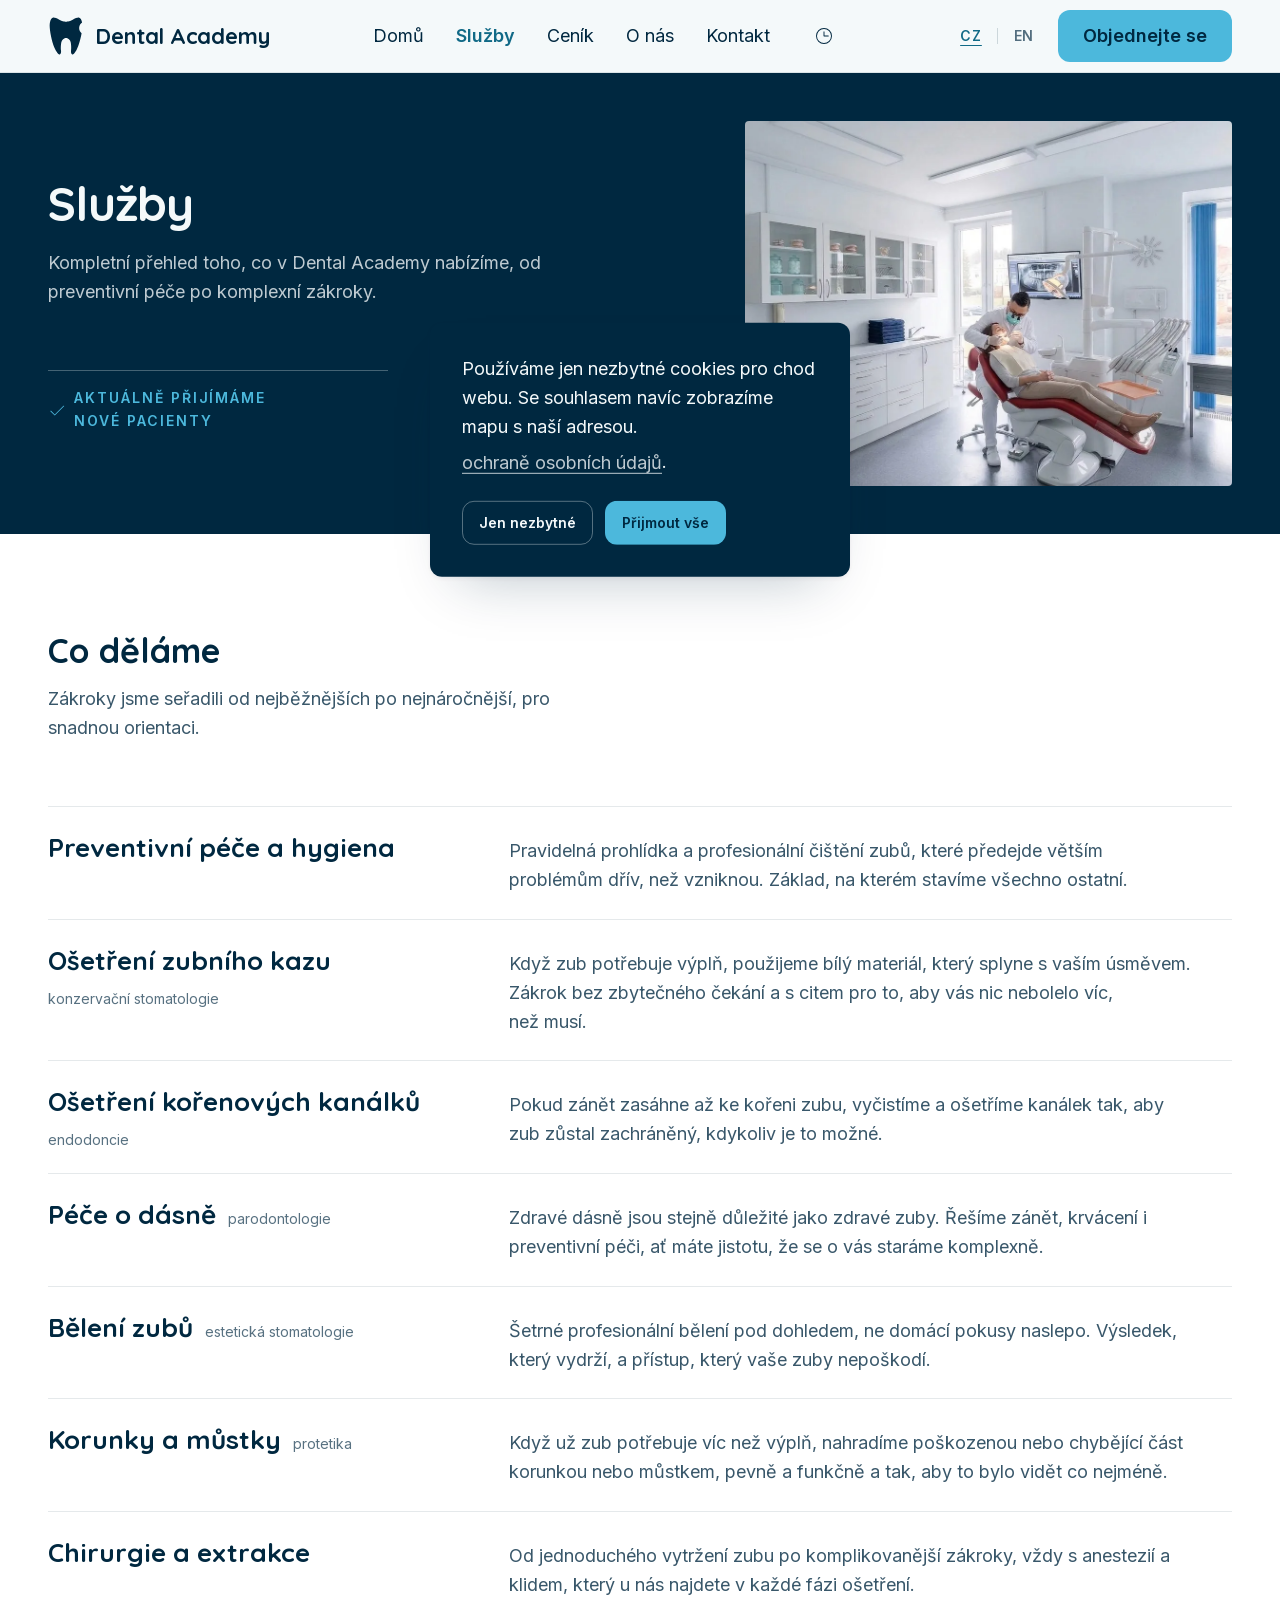
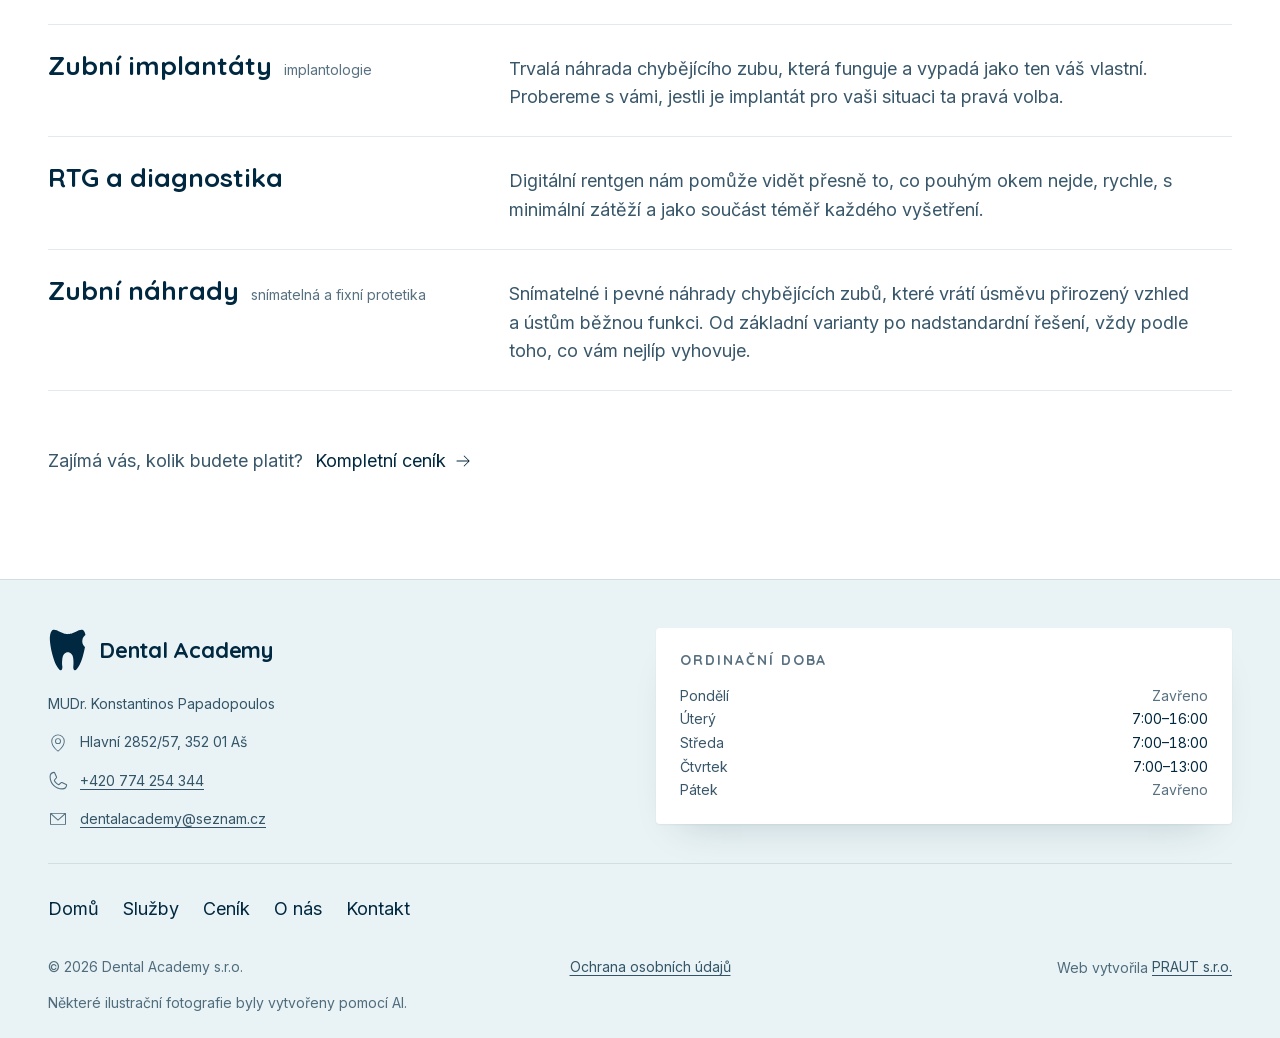
<file: sluzby/index.html>
<!DOCTYPE html><html lang="cs" data-beasties-container><head>
    <meta charset="utf-8">
    <title>Služby, Dental Academy</title>
    <base href="/">
    <meta name="viewport" content="width=device-width, initial-scale=1">
    <link rel="icon" type="image/x-icon" href="favicon.ico">
    <link rel="apple-touch-icon" href="apple-touch-icon.png">

  <style>@font-face{font-family:Quicksand;font-style:normal;font-weight:700;font-display:swap;src:url("./media/quicksand-700-latin-ext-optimized-O6MUIEZ3.woff2") format("woff2");unicode-range:U+0100-02BA,U+02BD-02C5,U+02C7-02CC,U+02CE-02D7,U+02DD-02FF,U+0304,U+0308,U+0329,U+1D00-1DBF,U+1E00-1E9F,U+1EF2-1EFF,U+2020,U+20A0-20AB,U+20AD-20C0,U+2113,U+2C60-2C7F,U+A720-A7FF}@font-face{font-family:Quicksand;font-style:normal;font-weight:700;font-display:swap;src:url("./media/quicksand-700-latin-optimized-QVDMFVZS.woff2") format("woff2");unicode-range:U+0000-00FF,U+0131,U+0152-0153,U+02BB-02BC,U+02C6,U+02DA,U+02DC,U+0304,U+0308,U+0329,U+2000-206F,U+20AC,U+2122,U+2191,U+2193,U+2212,U+2215,U+FEFF,U+FFFD}@font-face{font-family:Inter;font-style:normal;font-weight:400;font-display:swap;src:url("./media/inter-400-latin-ext-optimized-43ESOUTK.woff2") format("woff2");unicode-range:U+0100-02BA,U+02BD-02C5,U+02C7-02CC,U+02CE-02D7,U+02DD-02FF,U+0304,U+0308,U+0329,U+1D00-1DBF,U+1E00-1E9F,U+1EF2-1EFF,U+2020,U+20A0-20AB,U+20AD-20C0,U+2113,U+2C60-2C7F,U+A720-A7FF}@font-face{font-family:Inter;font-style:normal;font-weight:400;font-display:swap;src:url("./media/inter-400-latin-optimized-SEBSPGC4.woff2") format("woff2");unicode-range:U+0000-00FF,U+0131,U+0152-0153,U+02BB-02BC,U+02C6,U+02DA,U+02DC,U+0304,U+0308,U+0329,U+2000-206F,U+20AC,U+2122,U+2191,U+2193,U+2212,U+2215,U+FEFF,U+FFFD}@font-face{font-family:Inter;font-style:normal;font-weight:600;font-display:swap;src:url("./media/inter-600-latin-ext-optimized-PHTYKVMK.woff2") format("woff2");unicode-range:U+0100-02BA,U+02BD-02C5,U+02C7-02CC,U+02CE-02D7,U+02DD-02FF,U+0304,U+0308,U+0329,U+1D00-1DBF,U+1E00-1E9F,U+1EF2-1EFF,U+2020,U+20A0-20AB,U+20AD-20C0,U+2113,U+2C60-2C7F,U+A720-A7FF}@font-face{font-family:Inter;font-style:normal;font-weight:600;font-display:swap;src:url("./media/inter-600-latin-optimized-3DX67WTJ.woff2") format("woff2");unicode-range:U+0000-00FF,U+0131,U+0152-0153,U+02BB-02BC,U+02C6,U+02DA,U+02DC,U+0304,U+0308,U+0329,U+2000-206F,U+20AC,U+2122,U+2191,U+2193,U+2212,U+2215,U+FEFF,U+FFFD}:root{--da-navy-900: #002840;--da-turquoise-500: #4cb8dc;--da-turquoise-700: #116a87;--da-purple-500: #8c5096;--da-ice-050: #f4f9fa;--da-ice-100: #e9f3f5;--da-white: #ffffff;--da-red-600: #a23b2e;--da-amber-700: #8f5700;--surface: var(--da-ice-050);--panel: var(--da-white);--panel-tint: var(--da-ice-100);--panel-dark: var(--da-navy-900);--ink: var(--da-navy-900);--ink-soft: rgb(0 40 64 / .78);--ink-faint: rgb(0 40 64 / .66);--ink-ghost: rgb(0 40 64 / .1);--ink-inverse: var(--da-ice-050);--accent: var(--da-turquoise-700);--accent-vivid: var(--da-turquoise-500);--rare: var(--da-purple-500);--border: rgb(0 40 64 / .16);--border-soft: rgb(0 40 64 / .1);--good: var(--da-turquoise-700);--bad: var(--da-red-600);--warn: var(--da-amber-700);--font-heading: "Quicksand", sans-serif;--font-body: "Inter", sans-serif;--text-h1: clamp(30px, 4.2vw, 48px);--text-h2: clamp(26px, 3vw, 34px);--text-h3: clamp(22px, 2.2vw, 26px);--text-body: 18px;--text-small: 14px;--leading-h1: 1.2;--leading-h2: 1.25;--leading-h3: 1.3;--leading-body: 1.6;--leading-small: 1.4;--tracking-kicker: .14em;--space-1: 4px;--space-2: 8px;--space-3: 12px;--space-4: 16px;--space-5: 24px;--space-6: 32px;--space-7: 48px;--space-8: 64px;--space-9: 96px;--space-10: 128px;--radius-surface: 4px;--radius-control: 12px;--shadow-sm: 0 1px 2px rgb(0 40 64 / .05), 0 20px 40px -24px rgb(0 40 64 / .22);--shadow-md: 0 2px 4px rgb(0 40 64 / .06), 0 28px 56px -28px rgb(0 40 64 / .28);--motion-fast: .15s;--motion-medium: .25s;--motion-slow: .4s;--motion-zoom: .7s;--motion-crossfade: 2s;--motion-hero-interval: 4s;--ease: cubic-bezier(.4, 0, .2, 1);--z-base: 0;--z-sticky: 100;--z-dropdown: 200;--z-overlay: 300;--z-cookie: 400;--container: 1200px;--container-wide: 1440px;--gutter: clamp(16px, 4vw, 48px);--tap-target-min: 44px;--focus-ring-width: 3px;--focus-ring-offset: 2px;--focus-ring-color: var(--da-turquoise-700)}*,*:before,*:after{box-sizing:border-box}*{margin:0}html{scroll-behavior:smooth;scroll-padding-top:var(--space-9);-webkit-text-size-adjust:100%}body{background:var(--surface);color:var(--ink);font-family:var(--font-body);font-size:var(--text-body);line-height:var(--leading-body);font-weight:400;-webkit-font-smoothing:antialiased;text-rendering:optimizeLegibility;min-height:100dvh}h1,h2,h3{font-family:var(--font-heading);font-weight:700;text-wrap:balance}h1{font-size:var(--text-h1);line-height:var(--leading-h1);letter-spacing:-.015em}h2{font-size:var(--text-h2);line-height:var(--leading-h2)}h3{font-size:var(--text-h3);line-height:var(--leading-h3)}p{text-wrap:pretty}a{color:var(--accent);text-underline-offset:.2em;transition:color var(--motion-fast) var(--ease)}img,svg{display:block;max-width:100%}button{font:inherit;color:inherit}@media(prefers-reduced-motion:reduce){html{scroll-behavior:auto}*,*:before,*:after{animation-duration:.01ms!important;animation-iteration-count:1!important;transition-duration:.01ms!important;scroll-behavior:auto!important}}
</style><link rel="stylesheet" href="styles-Z6CKCNIZ.css" media="print" onload="this.media='all'"><noscript><link rel="stylesheet" href="styles-Z6CKCNIZ.css"></noscript><style ng-app-id="ng">main[_ngcontent-ng-c197762682]{display:block;outline:none}</style><meta name="description" content="Přehled zubních výkonů v ordinaci Dental Academy v Aši, od preventivní péče po estetickou stomatologii a implantáty."><meta name="robots" content="index, follow, max-image-preview:large"><meta property="og:title" content="Služby, Dental Academy"><meta property="og:description" content="Přehled zubních výkonů v ordinaci Dental Academy v Aši, od preventivní péče po estetickou stomatologii a implantáty."><meta property="og:url" content="https://dentalacademyas.cz/sluzby/"><meta property="og:type" content="website"><meta property="og:site_name" content="Dental Academy"><meta property="og:locale" content="cs_CZ"><meta property="og:image" content="https://dentalacademyas.cz/apple-touch-icon.png"><meta name="twitter:card" content="summary"><meta name="twitter:title" content="Služby, Dental Academy"><meta name="twitter:description" content="Přehled zubních výkonů v ordinaci Dental Academy v Aši, od preventivní péče po estetickou stomatologii a implantáty."><style ng-app-id="ng">a[_ngcontent-ng-c2454751825]{position:absolute;z-index:var(--z-cookie);top:0;left:var(--space-4);transform:translateY(-120%);display:inline-flex;align-items:center;min-height:var(--tap-target-min);padding-inline:var(--space-5);background:var(--panel);color:var(--ink);border-radius:var(--radius-control);box-shadow:var(--shadow-md);text-decoration:none;font-weight:600;transition:transform var(--motion-fast) var(--ease)}a[_ngcontent-ng-c2454751825]:focus-visible{transform:translateY(var(--space-3))}</style><style ng-app-id="ng">header[_ngcontent-ng-c871143590]{position:sticky;top:0;z-index:var(--z-sticky);background:color-mix(in srgb,var(--surface) 88%,transparent);-webkit-backdrop-filter:blur(10px);backdrop-filter:blur(10px);border-bottom:1px solid var(--border-soft)}.bar[_ngcontent-ng-c871143590]{display:flex;align-items:center;justify-content:space-between;gap:var(--space-5);min-height:72px}.brand[_ngcontent-ng-c871143590]{display:inline-flex;color:var(--ink);text-decoration:none;flex:none}.desktop[_ngcontent-ng-c871143590]{display:none}nav.desktop[_ngcontent-ng-c871143590]   ul[_ngcontent-ng-c871143590]{list-style:none;padding:0;display:flex;align-items:center;gap:var(--space-6)}.hours[_ngcontent-ng-c871143590]{position:relative}.hours[_ngcontent-ng-c871143590]   summary[_ngcontent-ng-c871143590]{display:inline-flex;align-items:center;justify-content:center;min-width:var(--tap-target-min);min-height:var(--tap-target-min);color:var(--ink);cursor:pointer;list-style:none;transition:color var(--motion-fast) var(--ease)}.hours[_ngcontent-ng-c871143590]   summary[_ngcontent-ng-c871143590]::-webkit-details-marker{display:none}.hours[_ngcontent-ng-c871143590]   summary[_ngcontent-ng-c871143590]:hover, .hours[open][_ngcontent-ng-c871143590]   summary[_ngcontent-ng-c871143590]{color:var(--accent)}.hours-card[_ngcontent-ng-c871143590]{position:absolute;top:calc(100% + var(--space-3));right:0;z-index:var(--z-dropdown);padding:var(--space-4) var(--space-5);background:var(--panel);border-radius:var(--radius-surface);box-shadow:var(--shadow-md)}.hours-card[_ngcontent-ng-c871143590]   dl[_ngcontent-ng-c871143590]{margin:0;display:grid;grid-template-columns:auto 1fr;gap:var(--space-1) var(--space-4);font-size:var(--text-small);line-height:var(--leading-small);white-space:nowrap}.hours-card[_ngcontent-ng-c871143590]   dt[_ngcontent-ng-c871143590]{color:var(--ink-soft)}.hours-card[_ngcontent-ng-c871143590]   dd[_ngcontent-ng-c871143590]{margin:0;font-variant-numeric:tabular-nums}.hours-card[_ngcontent-ng-c871143590]   dd.closed[_ngcontent-ng-c871143590]{color:var(--ink-faint)}.actions[_ngcontent-ng-c871143590]{display:flex;align-items:center;gap:var(--space-3);flex:none}.burger[_ngcontent-ng-c871143590]{display:inline-flex;align-items:center;justify-content:center;min-width:var(--tap-target-min);min-height:var(--tap-target-min);background:transparent;border:0;border-radius:var(--radius-control);color:var(--ink);cursor:pointer;transition:background-color var(--motion-fast) var(--ease)}.burger[_ngcontent-ng-c871143590]:hover{background:var(--ink-ghost)}.cta[_ngcontent-ng-c871143590]{display:none}@media(min-width:480px){.cta[_ngcontent-ng-c871143590]{display:inline-flex}}@media(min-width:1280px){.desktop[_ngcontent-ng-c871143590]{display:inline-flex}.burger[_ngcontent-ng-c871143590]{display:none}}</style><style ng-app-id="ng">[_nghost-ng-c1360616720]{display:contents}.banner[_ngcontent-ng-c1360616720]{position:fixed;top:50%;left:50%;transform:translate(-50%,-50%);z-index:var(--z-cookie);width:calc(100% - var(--space-4) * 2);max-width:420px;display:grid;gap:var(--space-4);padding:var(--space-6);background:var(--panel-dark);border-radius:var(--radius-control);box-shadow:var(--shadow-md);--ink: var(--ink-inverse);--ink-soft: rgb(244 249 250 / .78);--border: rgb(244 249 250 / .35);--accent: var(--accent-vivid);color:var(--ink);animation:_ngcontent-ng-c1360616720_fade-in var(--motion-slow) var(--ease)}.actions[_ngcontent-ng-c1360616720]{display:flex;flex-wrap:wrap;gap:var(--space-3)}@keyframes _ngcontent-ng-c1360616720_fade-in{0%{opacity:0;transform:translate(-50%,-50%) scale(.96)}to{opacity:1;transform:translate(-50%,-50%) scale(1)}}</style><style ng-app-id="ng">[_nghost-ng-c3181076983]{display:block;width:min(100% - 2 * var(--gutter),var(--_max, var(--container)));margin-inline:auto}</style><style ng-app-id="ng">[_nghost-ng-c3826198548]{display:inline-flex;align-items:center;gap:var(--space-3);color:inherit}.mark[_ngcontent-ng-c3826198548]{height:max(32px,1px * var(--_size, 40));width:auto;aspect-ratio:103.21/116.48}.wordmark[_ngcontent-ng-c3826198548]{font-family:var(--font-heading);font-weight:700;font-size:clamp(18px,2vw,22px);line-height:1.1;letter-spacing:-.01em;white-space:nowrap}</style><style ng-app-id="ng">[_nghost-ng-c3883181231]{display:inline-flex;flex:none;color:inherit}svg[_ngcontent-ng-c3883181231]{width:calc(1px * var(--_size, 24));height:calc(1px * var(--_size, 24))}</style><style ng-app-id="ng">nav[_ngcontent-ng-c47568377]{display:inline-flex;align-items:center;gap:var(--space-1)}a[_ngcontent-ng-c47568377]{display:inline-flex;align-items:center;justify-content:center;min-width:var(--tap-target-min);min-height:var(--tap-target-min);color:var(--ink-faint);text-decoration:none;font-size:var(--text-small);font-weight:600;letter-spacing:.06em;border-radius:var(--radius-control);transition:color var(--motion-fast) var(--ease)}a[_ngcontent-ng-c47568377]:hover{color:var(--ink)}a.is-current[_ngcontent-ng-c47568377]{color:var(--accent);text-decoration:underline;text-underline-offset:.3em}.sep[_ngcontent-ng-c47568377]{width:1px;height:16px;background:var(--border)}.sr-only[_ngcontent-ng-c47568377]{position:absolute;width:1px;height:1px;padding:0;margin:-1px;overflow:hidden;clip-path:inset(50%);white-space:nowrap;border:0}</style><style ng-app-id="ng">[_nghost-ng-c1597601124]{display:inline-flex;align-items:center;justify-content:center;gap:var(--space-2);border-radius:var(--radius-control);border:1px solid transparent;font-family:var(--font-body);font-weight:600;line-height:1.2;text-align:center;text-decoration:none;cursor:pointer;max-width:100%;transition:background-color var(--motion-fast) var(--ease),border-color var(--motion-fast) var(--ease),color var(--motion-fast) var(--ease)}.size-sm[_nghost-ng-c1597601124]{min-height:var(--tap-target-min);padding-inline:var(--space-4);font-size:var(--text-small)}.size-md[_nghost-ng-c1597601124]{min-height:52px;padding-inline:var(--space-5);font-size:var(--text-body)}.size-lg[_nghost-ng-c1597601124]{min-height:60px;padding-inline:var(--space-6);font-size:var(--text-body)}.appearance-primary[_nghost-ng-c1597601124]{background:var(--accent-vivid);color:var(--da-navy-900)}.appearance-primary[_nghost-ng-c1597601124]:hover{background:var(--accent);color:var(--ink-inverse)}.appearance-secondary[_nghost-ng-c1597601124]{background:transparent;border-color:var(--border);color:var(--ink)}.appearance-secondary[_nghost-ng-c1597601124]:hover{border-color:var(--accent);color:var(--accent)}.appearance-ghost[_nghost-ng-c1597601124]{background:transparent;color:var(--accent);padding-inline:var(--space-3)}.appearance-ghost[_nghost-ng-c1597601124]:hover{background:var(--ink-ghost)}.is-full[_nghost-ng-c1597601124]{width:100%}.is-loading[_nghost-ng-c1597601124], [disabled][_nghost-ng-c1597601124]{opacity:.55;cursor:not-allowed;pointer-events:none}</style><style ng-app-id="ng">[_nghost-ng-c4016984144]{color:var(--accent);text-underline-offset:.2em;transition:color var(--motion-fast) var(--ease)}.variant-inline[_nghost-ng-c4016984144]{text-decoration:underline}.variant-inline[_nghost-ng-c4016984144]:hover{color:var(--ink)}.variant-nav[_nghost-ng-c4016984144]{color:var(--ink);text-decoration:none;display:inline-flex;align-items:center;min-height:var(--tap-target-min)}.variant-nav[_nghost-ng-c4016984144]:hover{color:var(--accent)}.variant-quiet[_nghost-ng-c4016984144]{color:var(--ink-soft);text-decoration:underline;text-decoration-color:currentColor;display:inline-flex;align-items:center;min-height:var(--tap-target-min)}.variant-quiet[_nghost-ng-c4016984144]:hover{color:var(--ink)}.is-active[_nghost-ng-c4016984144]{color:var(--accent);font-weight:700}</style><style ng-app-id="ng">footer[_ngcontent-ng-c4214038375]{background:var(--panel-tint);border-top:1px solid var(--border-soft);padding-block:var(--space-7) var(--space-5)}.grid[_ngcontent-ng-c4214038375]{display:grid;grid-template-columns:minmax(0,1fr);align-items:start;gap:var(--space-6)}@media(min-width:768px){.grid[_ngcontent-ng-c4214038375]{grid-template-columns:repeat(2,minmax(0,1fr))}}.hours-wrap[_ngcontent-ng-c4214038375]{width:100%;min-width:0}.brand[_ngcontent-ng-c4214038375]{min-width:0}h2[_ngcontent-ng-c4214038375]{font-size:var(--text-small);letter-spacing:var(--tracking-kicker);text-transform:uppercase;color:var(--ink-faint);margin-bottom:var(--space-4)}.card[_ngcontent-ng-c4214038375]{padding:var(--space-5);background:var(--panel);border-radius:var(--radius-surface);box-shadow:var(--shadow-sm)}.doctor[_ngcontent-ng-c4214038375]{margin-top:var(--space-3);color:var(--ink-soft);font-size:var(--text-small)}.contact[_ngcontent-ng-c4214038375], .links[_ngcontent-ng-c4214038375], .legal[_ngcontent-ng-c4214038375]{list-style:none;padding:0}.contact[_ngcontent-ng-c4214038375]{display:flex;flex-direction:column;gap:var(--space-4);margin-top:var(--space-4);font-size:var(--text-small);line-height:var(--leading-body)}.contact[_ngcontent-ng-c4214038375]   li[_ngcontent-ng-c4214038375]{display:flex;align-items:center;gap:var(--space-3);margin:0;padding:0;color:var(--ink-soft)}.contact[_ngcontent-ng-c4214038375]   da-icon[_ngcontent-ng-c4214038375]{display:flex;align-items:center;justify-content:center;width:20px;height:20px;flex-shrink:0;color:var(--ink-faint)}.contact[_ngcontent-ng-c4214038375]   a[_ngcontent-ng-c4214038375], .contact[_ngcontent-ng-c4214038375]   span[_ngcontent-ng-c4214038375]{margin:0;padding:0;min-height:0;font-size:inherit;line-height:inherit;min-width:0;max-width:100%;overflow-wrap:anywhere}.hours[_ngcontent-ng-c4214038375]{margin:0;display:grid;grid-template-columns:minmax(0,1fr) auto;gap:var(--space-1) var(--space-4);font-size:var(--text-small);line-height:var(--leading-small)}.hours[_ngcontent-ng-c4214038375]   dt[_ngcontent-ng-c4214038375]{color:var(--ink-soft)}.hours[_ngcontent-ng-c4214038375]   dd[_ngcontent-ng-c4214038375]{margin:0;text-align:right;font-variant-numeric:tabular-nums}.hours[_ngcontent-ng-c4214038375]   dd.closed[_ngcontent-ng-c4214038375]{color:var(--ink-faint)}.navigation[_ngcontent-ng-c4214038375]{margin-top:var(--space-6);padding-block:var(--space-5) 0;border-top:1px solid var(--border-soft)}.links[_ngcontent-ng-c4214038375], .legal[_ngcontent-ng-c4214038375]{display:flex;flex-wrap:wrap;align-items:center;gap:var(--space-2) var(--space-5)}.bottom[_ngcontent-ng-c4214038375]{margin-top:var(--space-5);display:flex;flex-wrap:wrap;align-items:baseline;font-size:var(--text-small);color:var(--ink-faint);justify-content:space-between;gap:var(--space-5)}.bottom[_ngcontent-ng-c4214038375]   a[_ngcontent-ng-c4214038375]{align-items:center;margin-block:calc((var(--space-5) - var(--tap-target-min)) / 2)}.copyright[_ngcontent-ng-c4214038375], .credit[_ngcontent-ng-c4214038375], .ai-note[_ngcontent-ng-c4214038375]{font-size:var(--text-small);color:var(--ink-faint)}.copyright[_ngcontent-ng-c4214038375], .credit[_ngcontent-ng-c4214038375]{min-width:0;overflow-wrap:anywhere}.ai-note[_ngcontent-ng-c4214038375]{margin-top:var(--space-3)}</style><style ng-app-id="ng">.intro[_ngcontent-ng-c774730668]{display:grid;gap:var(--space-6)}@media(min-width:480px){.intro[_ngcontent-ng-c774730668]{grid-template-columns:1.3fr 1fr;align-items:center;gap:var(--space-8)}}.lede[_ngcontent-ng-c774730668]{margin-top:var(--space-4);max-width:48ch;color:var(--ink-soft)}.photo[_ngcontent-ng-c774730668]{aspect-ratio:4/3;overflow:hidden;border-radius:var(--radius-surface)}.photo[_ngcontent-ng-c774730668]   img[_ngcontent-ng-c774730668]{width:100%;height:100%;object-fit:cover;transition:transform var(--motion-zoom) var(--ease)}.photo[_ngcontent-ng-c774730668]:hover   img[_ngcontent-ng-c774730668]{transform:scale(1.04)}.price-bridge[_ngcontent-ng-c774730668]{margin-top:var(--space-7);display:flex;flex-wrap:wrap;align-items:center;gap:var(--space-3);color:var(--ink-soft)}.price-bridge[_ngcontent-ng-c774730668]   a[_ngcontent-ng-c774730668]{gap:var(--space-2)}</style><style ng-app-id="ng">[_nghost-ng-c2319155291]{display:block}.tone-surface[_nghost-ng-c2319155291]{background:var(--surface)}.tone-panel[_nghost-ng-c2319155291]{background:var(--panel)}.tone-tint[_nghost-ng-c2319155291]{background:var(--panel-tint)}.tone-dark[_nghost-ng-c2319155291]{background:var(--panel-dark);--ink: var(--ink-inverse);--ink-soft: rgb(244 249 250 / .78);--ink-faint: rgb(244 249 250 / .62);--ink-ghost: rgb(244 249 250 / .12);--border: rgb(244 249 250 / .35);--border-soft: rgb(244 249 250 / .18);--accent: var(--accent-vivid);color:var(--ink)}.spacing-tight[_nghost-ng-c2319155291]{padding-block:var(--space-7)}.spacing-normal[_nghost-ng-c2319155291]{padding-block:var(--space-9)}.spacing-loose[_nghost-ng-c2319155291]{padding-block:var(--space-10)}</style><style ng-app-id="ng">[_nghost-ng-c3303436296]{display:block}.accepting[_ngcontent-ng-c3303436296]{display:inline-flex;align-items:center;gap:var(--space-2);margin-top:var(--space-8);padding-top:var(--space-4);border-top:1px solid rgba(244,249,250,.28);font-size:var(--text-small);font-weight:700;letter-spacing:var(--tracking-kicker);text-transform:uppercase;color:var(--accent-vivid);max-width:34ch;animation:_ngcontent-ng-c3303436296_accepting-pulse 2.4s ease-in-out infinite}@keyframes _ngcontent-ng-c3303436296_accepting-pulse{0%,to{opacity:1}50%{opacity:.55}}@media(prefers-reduced-motion:reduce){.accepting[_ngcontent-ng-c3303436296]{animation:none}}</style><style ng-app-id="ng">.head[_ngcontent-ng-c847216554]{display:flex;flex-direction:column;gap:var(--space-5);margin-bottom:var(--space-8)}@media(min-width:768px){.head[_ngcontent-ng-c847216554]{flex-direction:row;align-items:end;justify-content:space-between;gap:var(--space-7)}}.intro[_ngcontent-ng-c847216554]{margin-top:var(--space-3);color:var(--ink-soft);max-width:56ch}.all[_ngcontent-ng-c847216554]{gap:var(--space-2);flex:none;color:var(--accent)}ul[_ngcontent-ng-c847216554]{list-style:none;padding:0;margin:0}li[_ngcontent-ng-c847216554]{display:grid;gap:var(--space-2);padding-block:var(--space-5);border-top:1px solid var(--border-soft)}@media(min-width:768px){li[_ngcontent-ng-c847216554]{grid-template-columns:.8fr 1.4fr;gap:var(--space-7);align-items:baseline}}li[_ngcontent-ng-c847216554]:last-child{border-bottom:1px solid var(--border-soft)}h3[_ngcontent-ng-c847216554]{display:flex;flex-wrap:wrap;align-items:baseline;gap:var(--space-3)}.name[_ngcontent-ng-c847216554]{text-wrap:balance}.term[_ngcontent-ng-c847216554]{font-family:var(--font-body);font-weight:400;font-size:var(--text-small);color:var(--ink-faint)}li[_ngcontent-ng-c847216554]   p[_ngcontent-ng-c847216554]{color:var(--ink-soft);max-width:62ch}</style><link rel="canonical" href="https://dentalacademyas.cz/sluzby/"><link rel="alternate" href="https://dentalacademyas.cz/sluzby/" hreflang="cs"><link rel="alternate" href="https://dentalacademyas.cz/en/services/" hreflang="en"><link rel="alternate" href="https://dentalacademyas.cz/sluzby/" hreflang="x-default"><script id="clinic-schema" type="application/ld+json">{"@context":"https://schema.org","@type":"Dentist","@id":"https://dentalacademyas.cz/#clinic","name":"Dental Academy s.r.o.","url":"https://dentalacademyas.cz/","telephone":"+420 774 254 344","email":"dentalacademy@seznam.cz","address":{"@type":"PostalAddress","streetAddress":"Hlavní 2852/57","addressLocality":"Aš","postalCode":"352 01","addressCountry":"CZ"},"openingHoursSpecification":[{"@type":"OpeningHoursSpecification","dayOfWeek":"Tuesday","opens":"07:00","closes":"16:00"},{"@type":"OpeningHoursSpecification","dayOfWeek":"Wednesday","opens":"07:00","closes":"18:00"},{"@type":"OpeningHoursSpecification","dayOfWeek":"Thursday","opens":"07:00","closes":"13:00"}]}</script></head>
  <body><!--nghm--><script type="text/javascript" id="ng-event-dispatch-contract">(()=>{function p(t,n,r,o,e,i,f,m){return{eventType:t,event:n,targetElement:r,eic:o,timeStamp:e,eia:i,eirp:f,eiack:m}}function u(t){let n=[],r=e=>{n.push(e)};return{c:t,q:n,et:[],etc:[],d:r,h:e=>{r(p(e.type,e,e.target,t,Date.now()))}}}function s(t,n,r){for(let o=0;o<n.length;o++){let e=n[o];(r?t.etc:t.et).push(e),t.c.addEventListener(e,t.h,r)}}function c(t,n,r,o,e=window){let i=u(t);e._ejsas||(e._ejsas={}),e._ejsas[n]=i,s(i,r),s(i,o,!0)}window.__jsaction_bootstrap=c;})();
</script><script>window.__jsaction_bootstrap(document.body,"ng",["click"],[]);</script>
    <app-root ng-version="21.2.20" _nghost-ng-c197762682 ngh="9" ng-server-context="ssg"><da-skip-link _ngcontent-ng-c197762682 _nghost-ng-c2454751825 ngh="0"><a _ngcontent-ng-c2454751825 fragment="obsah" queryparamshandling="preserve" href="/sluzby#obsah" jsaction="click:;">Přejít na hlavní obsah</a></da-skip-link><da-header _ngcontent-ng-c197762682 _nghost-ng-c871143590 ngh="3"><header _ngcontent-ng-c871143590><da-container _ngcontent-ng-c871143590 width="wide" _nghost-ng-c3181076983 style="--_max: var(--container-wide);" ngh="0"><div _ngcontent-ng-c871143590 class="bar"><a _ngcontent-ng-c871143590 class="brand" aria-label="Dental Academy, domovská stránka" href="/" jsaction="click:;"><da-logo _ngcontent-ng-c871143590 _nghost-ng-c3826198548 style="--_size: 40;" ngh="1"><svg _ngcontent-ng-c3826198548="" viewBox="85.02 15.29 103.21 116.48" fill="currentColor" aria-hidden="true" focusable="false" class="mark"><path _ngcontent-ng-c3826198548="" fill-rule="nonzero" d="M 155.742188 26.761719 C 146.433594 31.835938 137.515625 31.667969 137.515625 31.667969 C 137.515625 31.667969 128.539062 31.835938 119.230469 26.761719 C 108.804688 21.132812 103.285156 19.292969 98.9375 20.183594 C 94.589844 21.019531 89.015625 29.882812 90.074219 48.671875 C 91.078125 67.457031 99.105469 99.289062 105.851562 111.773438 C 112.652344 124.316406 116.832031 127.773438 119.230469 127.273438 C 121.683594 126.714844 123.96875 121.699219 122.910156 115.621094 C 121.851562 109.546875 122.238281 92.429688 125.863281 86.578125 C 130.882812 78.382812 137.515625 79.273438 137.515625 79.273438 C 137.515625 79.273438 144.09375 78.382812 149.164062 86.578125 C 152.789062 92.429688 153.125 109.546875 152.121094 115.621094 C 151.0625 121.699219 153.347656 126.714844 155.742188 127.273438 C 158.195312 127.773438 162.378906 124.316406 169.121094 111.773438 C 174.140625 102.519531 179.824219 82.730469 182.890625 65.449219 C 182.835938 65.449219 182.835938 65.449219 182.835938 65.449219 C 179.492188 62.664062 175.699219 57.867188 175.699219 50.230469 C 175.699219 40.8125 181.722656 35.738281 184.230469 34.007812 C 182.667969 25.203125 179.101562 20.796875 176.089844 20.183594 C 175.421875 20.015625 174.695312 19.960938 173.972656 19.960938 C 169.902344 19.960938 164.550781 22.023438 155.742188 26.761719 Z M 184.230469 34.007812 Z M 184.230469 34.007812 "/></svg><span _ngcontent-ng-c3826198548 class="wordmark">Dental Academy</span><!----></da-logo></a><nav _ngcontent-ng-c871143590 class="desktop" aria-label="Hlavní navigace"><ul _ngcontent-ng-c871143590><li _ngcontent-ng-c871143590><a _ngcontent-ng-c871143590 dalink variant="nav" routerlinkactive="is-active" _nghost-ng-c4016984144 class="variant-nav" href="/" ngh="0" jsaction="click:;"> Domů </a></li><li _ngcontent-ng-c871143590><a _ngcontent-ng-c871143590 dalink variant="nav" routerlinkactive="is-active" _nghost-ng-c4016984144 class="variant-nav is-active" href="/sluzby" ngh="0" jsaction="click:;"> Služby </a></li><li _ngcontent-ng-c871143590><a _ngcontent-ng-c871143590 dalink variant="nav" routerlinkactive="is-active" _nghost-ng-c4016984144 class="variant-nav" href="/cenik" ngh="0" jsaction="click:;"> Ceník </a></li><li _ngcontent-ng-c871143590><a _ngcontent-ng-c871143590 dalink variant="nav" routerlinkactive="is-active" _nghost-ng-c4016984144 class="variant-nav" href="/o-nas" ngh="0" jsaction="click:;"> O nás </a></li><li _ngcontent-ng-c871143590><a _ngcontent-ng-c871143590 dalink variant="nav" routerlinkactive="is-active" _nghost-ng-c4016984144 class="variant-nav" href="/kontakt" ngh="0" jsaction="click:;"> Kontakt </a></li><!----><li _ngcontent-ng-c871143590><details _ngcontent-ng-c871143590 class="hours"><summary _ngcontent-ng-c871143590 title="Ordinační doba" aria-label="Ordinační doba"><da-icon _ngcontent-ng-c871143590 name="clock" _nghost-ng-c3883181231 style="--_size: 20;" ngh="2"><svg _ngcontent-ng-c3883181231="" viewBox="0 0 256 256" fill="currentColor" focusable="false" aria-hidden="true"><g _ngcontent-ng-c3883181231="" transform-origin="128 128"><path _ngcontent-ng-c3883181231="" d="M128,26A102,102,0,1,0,230,128,102.12,102.12,0,0,0,128,26Zm0,192a90,90,0,1,1,90-90A90.1,90.1,0,0,1,128,218Zm62-90a6,6,0,0,1-6,6H128a6,6,0,0,1-6-6V72a6,6,0,0,1,12,0v50h50A6,6,0,0,1,190,128Z"/><!----></g></svg></da-icon></summary><div _ngcontent-ng-c871143590 class="hours-card"><dl _ngcontent-ng-c871143590><dt _ngcontent-ng-c871143590>Pondělí</dt><dd _ngcontent-ng-c871143590 class="closed">Zavřeno</dd><dt _ngcontent-ng-c871143590>Úterý</dt><dd _ngcontent-ng-c871143590 class>7:00–16:00</dd><dt _ngcontent-ng-c871143590>Středa</dt><dd _ngcontent-ng-c871143590 class>7:00–18:00</dd><dt _ngcontent-ng-c871143590>Čtvrtek</dt><dd _ngcontent-ng-c871143590 class>7:00–13:00</dd><dt _ngcontent-ng-c871143590>Pátek</dt><dd _ngcontent-ng-c871143590 class="closed">Zavřeno</dd><!----></dl></div></details></li></ul></nav><div _ngcontent-ng-c871143590 class="actions"><da-language-switcher _ngcontent-ng-c871143590 class="desktop" _nghost-ng-c47568377 ngh="0"><nav _ngcontent-ng-c47568377 aria-label="Volba jazyka / Language"><a _ngcontent-ng-c47568377 hreflang="cs" lang="cs" class="is-current" aria-current="true" href="/" jsaction="click:;"><span _ngcontent-ng-c47568377 aria-hidden="true" class="abbr">CZ</span><span _ngcontent-ng-c47568377 class="sr-only">Čeština</span></a><span _ngcontent-ng-c47568377 aria-hidden="true" class="sep"></span><a _ngcontent-ng-c47568377 hreflang="en" lang="en" class href="/en" jsaction="click:;"><span _ngcontent-ng-c47568377 aria-hidden="true" class="abbr">EN</span><span _ngcontent-ng-c47568377 class="sr-only">English</span></a></nav></da-language-switcher><a _ngcontent-ng-c871143590 dabutton class="cta appearance-primary da-btn size-md" _nghost-ng-c1597601124 href="tel:+420774254344" ngh="0">Objednejte se</a><button _ngcontent-ng-c871143590 type="button" class="burger" aria-label="Otevřít menu" aria-expanded="false" jsaction="click:;"><da-icon _ngcontent-ng-c871143590 name="list" _nghost-ng-c3883181231 style="--_size: 24;" ngh="2"><svg _ngcontent-ng-c3883181231="" viewBox="0 0 256 256" fill="currentColor" focusable="false" aria-hidden="true"><g _ngcontent-ng-c3883181231="" transform-origin="128 128"><path _ngcontent-ng-c3883181231="" d="M222,128a6,6,0,0,1-6,6H40a6,6,0,0,1,0-12H216A6,6,0,0,1,222,128ZM40,70H216a6,6,0,0,0,0-12H40a6,6,0,0,0,0,12ZM216,186H40a6,6,0,0,0,0,12H216a6,6,0,0,0,0-12Z"/><!----></g></svg></da-icon></button></div></div></da-container></header><!----><!----></da-header><main _ngcontent-ng-c197762682 id="obsah" tabindex="-1"><router-outlet _ngcontent-ng-c197762682></router-outlet><da-sluzby-page _nghost-ng-c774730668 ngh="6"><da-section _ngcontent-ng-c774730668 tone="dark" spacing="tight" _nghost-ng-c2319155291 class="spacing-tight tone-dark" ngh="0"><da-container _ngcontent-ng-c774730668 _nghost-ng-c3181076983 style="--_max: var(--container);" ngh="0"><div _ngcontent-ng-c774730668 class="intro"><div _ngcontent-ng-c774730668 class="text"><h1 _ngcontent-ng-c774730668>Služby</h1><p _ngcontent-ng-c774730668 class="lede">Kompletní přehled toho, co v Dental Academy nabízíme, od preventivní péče po komplexní zákroky.</p><da-accepting-patients _ngcontent-ng-c774730668 _nghost-ng-c3303436296 ngh="4"><p _ngcontent-ng-c3303436296 class="accepting"><da-icon _ngcontent-ng-c3303436296 name="check" _nghost-ng-c3883181231 style="--_size: 18;" ngh="2"><svg _ngcontent-ng-c3883181231="" viewBox="0 0 256 256" fill="currentColor" focusable="false" aria-hidden="true"><g _ngcontent-ng-c3883181231="" transform-origin="128 128"><path _ngcontent-ng-c3883181231="" d="M228.24,76.24l-128,128a6,6,0,0,1-8.48,0l-56-56a6,6,0,0,1,8.48-8.48L96,191.51,219.76,67.76a6,6,0,0,1,8.48,8.48Z"/><!----></g></svg></da-icon> Aktuálně přijímáme nové pacienty </p><!----></da-accepting-patients></div><div _ngcontent-ng-c774730668 class="photo"><img _ngcontent-ng-c774730668 loading="lazy" src="img/mockup/hero-01-osetreni.webp" alt="Zubní lékař vyšetřuje pacientku v křesle ordinace Dental Academy"></div></div></da-container></da-section><da-service-list _ngcontent-ng-c774730668 tone="panel" _nghost-ng-c847216554 ngh="5"><da-section _ngcontent-ng-c847216554 _nghost-ng-c2319155291 class="spacing-normal tone-panel" ngh="0"><da-container _ngcontent-ng-c847216554 _nghost-ng-c3181076983 style="--_max: var(--container);" ngh="0"><header _ngcontent-ng-c847216554 class="head"><div _ngcontent-ng-c847216554><h2 _ngcontent-ng-c847216554>Co děláme</h2><p _ngcontent-ng-c847216554 class="intro">Zákroky jsme seřadili od nejběžnějších po nejnáročnější, pro snadnou orientaci.</p><!----></div><!----></header><ul _ngcontent-ng-c847216554><li _ngcontent-ng-c847216554><h3 _ngcontent-ng-c847216554><span _ngcontent-ng-c847216554 class="name">Preventivní péče a hygiena</span><!----></h3><p _ngcontent-ng-c847216554>Pravidelná prohlídka a profesionální čištění zubů, které předejde větším problémům dřív, než vzniknou. Základ, na kterém stavíme všechno ostatní.</p></li><li _ngcontent-ng-c847216554><h3 _ngcontent-ng-c847216554><span _ngcontent-ng-c847216554 class="name">Ošetření zubního kazu</span><span _ngcontent-ng-c847216554 class="term">konzervační stomatologie</span><!----></h3><p _ngcontent-ng-c847216554>Když zub potřebuje výplň, použijeme bílý materiál, který splyne s vaším úsměvem. Zákrok bez zbytečného čekání a s citem pro to, aby vás nic nebolelo víc, než musí.</p></li><li _ngcontent-ng-c847216554><h3 _ngcontent-ng-c847216554><span _ngcontent-ng-c847216554 class="name">Ošetření&nbsp;kořenových kanálků</span><span _ngcontent-ng-c847216554 class="term">endodoncie</span><!----></h3><p _ngcontent-ng-c847216554>Pokud zánět zasáhne až ke kořeni zubu, vyčistíme a ošetříme kanálek tak, aby zub zůstal zachráněný, kdykoliv je to možné.</p></li><li _ngcontent-ng-c847216554><h3 _ngcontent-ng-c847216554><span _ngcontent-ng-c847216554 class="name">Péče o dásně</span><span _ngcontent-ng-c847216554 class="term">parodontologie</span><!----></h3><p _ngcontent-ng-c847216554>Zdravé dásně jsou stejně důležité jako zdravé zuby. Řešíme zánět, krvácení i preventivní péči, ať máte jistotu, že se o vás staráme komplexně.</p></li><li _ngcontent-ng-c847216554><h3 _ngcontent-ng-c847216554><span _ngcontent-ng-c847216554 class="name">Bělení zubů</span><span _ngcontent-ng-c847216554 class="term">estetická stomatologie</span><!----></h3><p _ngcontent-ng-c847216554>Šetrné profesionální bělení pod dohledem, ne domácí pokusy naslepo. Výsledek, který vydrží, a přístup, který vaše zuby nepoškodí.</p></li><li _ngcontent-ng-c847216554><h3 _ngcontent-ng-c847216554><span _ngcontent-ng-c847216554 class="name">Korunky a můstky</span><span _ngcontent-ng-c847216554 class="term">protetika</span><!----></h3><p _ngcontent-ng-c847216554>Když už zub potřebuje víc než výplň, nahradíme poškozenou nebo chybějící část korunkou nebo můstkem, pevně a funkčně a tak, aby to bylo vidět co nejméně.</p></li><li _ngcontent-ng-c847216554><h3 _ngcontent-ng-c847216554><span _ngcontent-ng-c847216554 class="name">Chirurgie a extrakce</span><!----></h3><p _ngcontent-ng-c847216554>Od jednoduchého vytržení zubu po komplikovanější zákroky, vždy s anestezií a klidem, který u nás najdete v každé fázi ošetření.</p></li><li _ngcontent-ng-c847216554><h3 _ngcontent-ng-c847216554><span _ngcontent-ng-c847216554 class="name">Zubní implantáty</span><span _ngcontent-ng-c847216554 class="term">implantologie</span><!----></h3><p _ngcontent-ng-c847216554>Trvalá náhrada chybějícího zubu, která funguje a vypadá jako ten váš vlastní. Probereme s vámi, jestli je implantát pro vaši situaci ta pravá volba.</p></li><li _ngcontent-ng-c847216554><h3 _ngcontent-ng-c847216554><span _ngcontent-ng-c847216554 class="name">RTG a diagnostika</span><!----></h3><p _ngcontent-ng-c847216554>Digitální rentgen nám pomůže vidět přesně to, co pouhým okem nejde, rychle, s minimální zátěží a jako součást téměř každého vyšetření.</p></li><li _ngcontent-ng-c847216554><h3 _ngcontent-ng-c847216554><span _ngcontent-ng-c847216554 class="name">Zubní náhrady</span><span _ngcontent-ng-c847216554 class="term">snímatelná a fixní protetika</span><!----></h3><p _ngcontent-ng-c847216554>Snímatelné i pevné náhrady chybějících zubů, které vrátí úsměvu přirozený vzhled a ústům běžnou funkci. Od základní varianty po nadstandardní řešení, vždy podle toho, co vám nejlíp vyhovuje.</p></li><!----></ul><p _ngcontent-ng-c774730668 class="price-bridge"> Zajímá vás, kolik budete platit? <a _ngcontent-ng-c774730668 dalink variant="nav" _nghost-ng-c4016984144 class="variant-nav" href="/cenik" ngh="0" jsaction="click:;"> Kompletní ceník <da-icon _ngcontent-ng-c774730668 name="arrow-right" _nghost-ng-c3883181231 style="--_size: 18;" ngh="2"><svg _ngcontent-ng-c3883181231="" viewBox="0 0 256 256" fill="currentColor" focusable="false" aria-hidden="true"><g _ngcontent-ng-c3883181231="" transform-origin="128 128"><path _ngcontent-ng-c3883181231="" d="M220.24,132.24l-72,72a6,6,0,0,1-8.48-8.48L201.51,134H40a6,6,0,0,1,0-12H201.51L139.76,60.24a6,6,0,0,1,8.48-8.48l72,72A6,6,0,0,1,220.24,132.24Z"/><!----></g></svg></da-icon></a></p></da-container></da-section></da-service-list></da-sluzby-page><!----></main><!----><da-footer _ngcontent-ng-c197762682 _nghost-ng-c4214038375 ngh="7"><footer _ngcontent-ng-c4214038375><da-container _ngcontent-ng-c4214038375 width="content" _nghost-ng-c3181076983 style="--_max: var(--container);" ngh="0"><div _ngcontent-ng-c4214038375 class="grid"><div _ngcontent-ng-c4214038375 class="brand"><da-logo _ngcontent-ng-c4214038375 _nghost-ng-c3826198548 style="--_size: 44;" ngh="1"><svg _ngcontent-ng-c3826198548="" viewBox="85.02 15.29 103.21 116.48" fill="currentColor" aria-hidden="true" focusable="false" class="mark"><path _ngcontent-ng-c3826198548="" fill-rule="nonzero" d="M 155.742188 26.761719 C 146.433594 31.835938 137.515625 31.667969 137.515625 31.667969 C 137.515625 31.667969 128.539062 31.835938 119.230469 26.761719 C 108.804688 21.132812 103.285156 19.292969 98.9375 20.183594 C 94.589844 21.019531 89.015625 29.882812 90.074219 48.671875 C 91.078125 67.457031 99.105469 99.289062 105.851562 111.773438 C 112.652344 124.316406 116.832031 127.773438 119.230469 127.273438 C 121.683594 126.714844 123.96875 121.699219 122.910156 115.621094 C 121.851562 109.546875 122.238281 92.429688 125.863281 86.578125 C 130.882812 78.382812 137.515625 79.273438 137.515625 79.273438 C 137.515625 79.273438 144.09375 78.382812 149.164062 86.578125 C 152.789062 92.429688 153.125 109.546875 152.121094 115.621094 C 151.0625 121.699219 153.347656 126.714844 155.742188 127.273438 C 158.195312 127.773438 162.378906 124.316406 169.121094 111.773438 C 174.140625 102.519531 179.824219 82.730469 182.890625 65.449219 C 182.835938 65.449219 182.835938 65.449219 182.835938 65.449219 C 179.492188 62.664062 175.699219 57.867188 175.699219 50.230469 C 175.699219 40.8125 181.722656 35.738281 184.230469 34.007812 C 182.667969 25.203125 179.101562 20.796875 176.089844 20.183594 C 175.421875 20.015625 174.695312 19.960938 173.972656 19.960938 C 169.902344 19.960938 164.550781 22.023438 155.742188 26.761719 Z M 184.230469 34.007812 Z M 184.230469 34.007812 "/></svg><span _ngcontent-ng-c3826198548 class="wordmark">Dental Academy</span><!----></da-logo><p _ngcontent-ng-c4214038375 class="doctor">MUDr. Konstantinos Papadopoulos</p><ul _ngcontent-ng-c4214038375 class="contact"><li _ngcontent-ng-c4214038375><da-icon _ngcontent-ng-c4214038375 name="map-pin" _nghost-ng-c3883181231 style="--_size: 20;" ngh="2"><svg _ngcontent-ng-c3883181231="" viewBox="0 0 256 256" fill="currentColor" focusable="false" aria-hidden="true"><g _ngcontent-ng-c3883181231="" transform-origin="128 128"><path _ngcontent-ng-c3883181231="" d="M128,66a38,38,0,1,0,38,38A38,38,0,0,0,128,66Zm0,64a26,26,0,1,1,26-26A26,26,0,0,1,128,130Zm0-112a86.1,86.1,0,0,0-86,86c0,30.91,14.34,63.74,41.47,94.94a252.32,252.32,0,0,0,41.09,38,6,6,0,0,0,6.88,0,252.32,252.32,0,0,0,41.09-38c27.13-31.2,41.47-64,41.47-94.94A86.1,86.1,0,0,0,128,18Zm0,206.51C113,212.93,54,163.62,54,104a74,74,0,0,1,148,0C202,163.62,143,212.93,128,224.51Z"/><!----></g></svg></da-icon><span _ngcontent-ng-c4214038375>Hlavní 2852/57, 352 01 Aš</span></li><li _ngcontent-ng-c4214038375><da-icon _ngcontent-ng-c4214038375 name="phone" _nghost-ng-c3883181231 style="--_size: 20;" ngh="2"><svg _ngcontent-ng-c3883181231="" viewBox="0 0 256 256" fill="currentColor" focusable="false" aria-hidden="true"><g _ngcontent-ng-c3883181231="" transform-origin="128 128" transform="scale(1.15)"><path _ngcontent-ng-c3883181231="" d="M221.59,160.3l-47.24-21.17a14,14,0,0,0-13.28,1.22,4.81,4.81,0,0,0-.56.42l-24.69,21a1.88,1.88,0,0,1-1.68.06c-15.87-7.66-32.31-24-40-39.65a1.91,1.91,0,0,1,0-1.68l21.07-25a6.13,6.13,0,0,0,.42-.58,14,14,0,0,0,1.12-13.27L95.73,34.49a14,14,0,0,0-14.56-8.38A54.24,54.24,0,0,0,34,80c0,78.3,63.7,142,142,142a54.25,54.25,0,0,0,53.89-47.17A14,14,0,0,0,221.59,160.3ZM176,210C104.32,210,46,151.68,46,80A42.23,42.23,0,0,1,82.67,38h.23a2,2,0,0,1,1.84,1.31l21.1,47.11a2,2,0,0,1,0,1.67L84.73,113.15a4.73,4.73,0,0,0-.43.57,14,14,0,0,0-.91,13.73c8.87,18.16,27.17,36.32,45.53,45.19a14,14,0,0,0,13.77-1c.19-.13.38-.27.56-.42l24.68-21a1.92,1.92,0,0,1,1.6-.1l47.25,21.17a2,2,0,0,1,1.21,2A42.24,42.24,0,0,1,176,210Z"/><!----></g></svg></da-icon><a _ngcontent-ng-c4214038375 dalink variant="quiet" _nghost-ng-c4016984144 href="tel:+420774254344" class="variant-quiet" ngh="0">+420 774 254 344</a></li><li _ngcontent-ng-c4214038375><da-icon _ngcontent-ng-c4214038375 name="envelope-simple" _nghost-ng-c3883181231 style="--_size: 20;" ngh="2"><svg _ngcontent-ng-c3883181231="" viewBox="0 0 256 256" fill="currentColor" focusable="false" aria-hidden="true"><g _ngcontent-ng-c3883181231="" transform-origin="128 128"><path _ngcontent-ng-c3883181231="" d="M224,50H32a6,6,0,0,0-6,6V192a14,14,0,0,0,14,14H216a14,14,0,0,0,14-14V56A6,6,0,0,0,224,50ZM208.58,62,128,135.86,47.42,62ZM216,194H40a2,2,0,0,1-2-2V69.64l86,78.78a6,6,0,0,0,8.1,0L218,69.64V192A2,2,0,0,1,216,194Z"/><!----></g></svg></da-icon><a _ngcontent-ng-c4214038375 dalink variant="quiet" _nghost-ng-c4016984144 href="mailto:dentalacademy@seznam.cz" class="variant-quiet" ngh="0">dentalacademy@seznam.cz</a></li></ul></div><div _ngcontent-ng-c4214038375 class="hours-wrap"><div _ngcontent-ng-c4214038375 class="card"><h2 _ngcontent-ng-c4214038375>Ordinační doba</h2><dl _ngcontent-ng-c4214038375 class="hours"><dt _ngcontent-ng-c4214038375>Pondělí</dt><dd _ngcontent-ng-c4214038375 class="closed">Zavřeno</dd><dt _ngcontent-ng-c4214038375>Úterý</dt><dd _ngcontent-ng-c4214038375 class>7:00–16:00</dd><dt _ngcontent-ng-c4214038375>Středa</dt><dd _ngcontent-ng-c4214038375 class>7:00–18:00</dd><dt _ngcontent-ng-c4214038375>Čtvrtek</dt><dd _ngcontent-ng-c4214038375 class>7:00–13:00</dd><dt _ngcontent-ng-c4214038375>Pátek</dt><dd _ngcontent-ng-c4214038375 class="closed">Zavřeno</dd><!----></dl></div></div><!----></div><nav _ngcontent-ng-c4214038375 class="navigation" aria-label="Navigace v patičce"><ul _ngcontent-ng-c4214038375 class="links"><li _ngcontent-ng-c4214038375><a _ngcontent-ng-c4214038375 dalink variant="nav" _nghost-ng-c4016984144 class="variant-nav" href="/" ngh="0" jsaction="click:;" ngb="d0">Domů</a></li><li _ngcontent-ng-c4214038375><a _ngcontent-ng-c4214038375 dalink variant="nav" _nghost-ng-c4016984144 class="variant-nav" href="/sluzby" ngh="0" jsaction="click:;" ngb="d0">Služby</a></li><li _ngcontent-ng-c4214038375><a _ngcontent-ng-c4214038375 dalink variant="nav" _nghost-ng-c4016984144 class="variant-nav" href="/cenik" ngh="0" jsaction="click:;" ngb="d0">Ceník</a></li><li _ngcontent-ng-c4214038375><a _ngcontent-ng-c4214038375 dalink variant="nav" _nghost-ng-c4016984144 class="variant-nav" href="/o-nas" ngh="0" jsaction="click:;" ngb="d0">O nás</a></li><li _ngcontent-ng-c4214038375><a _ngcontent-ng-c4214038375 dalink variant="nav" _nghost-ng-c4016984144 class="variant-nav" href="/kontakt" ngh="0" jsaction="click:;" ngb="d0">Kontakt</a></li><!----></ul></nav><div _ngcontent-ng-c4214038375 class="bottom"><p _ngcontent-ng-c4214038375 class="copyright">© 2026 Dental Academy s.r.o.</p><ul _ngcontent-ng-c4214038375 class="legal"><li _ngcontent-ng-c4214038375><a _ngcontent-ng-c4214038375 dalink variant="quiet" _nghost-ng-c4016984144 class="variant-quiet" href="/ochrana-osobnich-udaju" ngh="0" jsaction="click:;" ngb="d0">Ochrana osobních údajů</a></li><!----></ul><p _ngcontent-ng-c4214038375 class="credit"> Web vytvořila <a _ngcontent-ng-c4214038375 dalink variant="quiet" href="https://www.praut.cz/" target="_blank" rel="noopener" _nghost-ng-c4016984144 class="variant-quiet" ngh="0"> PRAUT s.r.o. </a></p></div><p _ngcontent-ng-c4214038375 class="ai-note">Některé ilustrační fotografie byly vytvořeny pomocí AI.</p></da-container></footer></da-footer><!--ngh=d0--><da-cookie-banner _ngcontent-ng-c197762682 _nghost-ng-c1360616720 ngh="8"><div _ngcontent-ng-c1360616720 role="region" class="banner" aria-label="Souhlas s cookies"><p _ngcontent-ng-c1360616720> Používáme jen nezbytné cookies pro chod webu. Se souhlasem navíc zobrazíme mapu s naší adresou. <a _ngcontent-ng-c1360616720 dalink variant="quiet" _nghost-ng-c4016984144 class="variant-quiet" href="/ochrana-osobnich-udaju" ngh="0" jsaction="click:;">ochraně osobních údajů</a>. </p><div _ngcontent-ng-c1360616720 class="actions"><button _ngcontent-ng-c1360616720 dabutton appearance="secondary" size="sm" type="button" _nghost-ng-c1597601124 class="appearance-secondary da-btn size-sm" ngh="0" jsaction="click:;"> Jen nezbytné </button><button _ngcontent-ng-c1360616720 dabutton size="sm" type="button" _nghost-ng-c1597601124 class="appearance-primary da-btn size-sm" ngh="0" jsaction="click:;"> Přijmout vše </button></div></div><!----></da-cookie-banner></app-root>
  <link rel="modulepreload" href="chunk-6CMCKJNF.js"><link rel="modulepreload" href="chunk-3Y5MVQH2.js"><link rel="modulepreload" href="chunk-5LWRZ3WJ.js"><link rel="modulepreload" href="chunk-PJ26W5WQ.js"><link rel="modulepreload" href="chunk-AQYP6DDA.js"><link rel="modulepreload" href="chunk-ZXNPHYPT.js"><link rel="modulepreload" href="chunk-AY7CZRUM.js"><script src="main-A57Y7ST5.js" type="module"></script>
<link rel="modulepreload" href="chunk-NMMXR2JG.js">
<link rel="modulepreload" href="chunk-JISDNVYA.js">
<link rel="modulepreload" href="chunk-BQ32TETQ.js">
<link rel="modulepreload" href="chunk-E3A4OSFB.js">
<link rel="modulepreload" href="chunk-QPNLX5YG.js">
<link rel="modulepreload" href="chunk-43ULC4H2.js">
<link rel="modulepreload" href="chunk-WMBEQ3CQ.js">
<link rel="modulepreload" href="chunk-7X7OMDM6.js">
<link rel="modulepreload" href="chunk-IEL4Z2MK.js">
<link rel="modulepreload" href="chunk-2XFJGCPE.js">


<script id="ng-state" type="application/json">{"__nghData__":[{},{"t":{"2":"t0"},"c":{"2":[{"i":"t0","r":1}]}},{"t":{"3":"t2"},"c":{"3":[{"i":"t2","r":1}]}},{"n":{"2":"1f","20":"19f"},"t":{"8":"t1","16":"t3","23":"t4","24":"t5"},"c":{"8":[{"i":"t1","r":1,"n":{"2":"1f"},"x":5}],"16":[{"i":"t3","r":2,"x":5}],"23":[],"24":[]}},{"t":{"0":"t6"},"c":{"0":[{"i":"t6","r":1}]}},{"n":{"1":"0f","2":"1f"},"t":{"6":"t7","7":"t8","10":"t9"},"c":{"6":[{"i":"t7","r":1}],"7":[],"10":[{"i":"t9","r":1,"t":{"4":"t10"},"c":{"4":[]}},{"i":"t9","r":1,"t":{"4":"t10"},"c":{"4":[{"i":"t10","r":1}]},"x":5},{"i":"t9","r":1,"t":{"4":"t10"},"c":{"4":[]}},{"i":"t9","r":1,"t":{"4":"t10"},"c":{"4":[{"i":"t10","r":1}]}},{"i":"t9","r":1,"t":{"4":"t10"},"c":{"4":[]}},{"i":"t9","r":1,"t":{"4":"t10"},"c":{"4":[{"i":"t10","r":1}]}}]}},{"n":{"1":"0f","2":"1f","12":"11f3n2","15":"14f"}},{"n":{"2":"1f","15":"14f","19":"18f","34":"33f"},"t":{"20":"t13","24":"t15","30":"t16"},"c":{"20":[{"i":"t13","r":1,"t":{"6":"t14"},"c":{"6":[{"i":"t14","r":2,"x":5}]}}],"24":[{"i":"t15","r":1,"n":{"2":"1f"},"x":5}],"30":[{"i":"t16","r":1,"n":{"2":"1f"}}]}},{"t":{"0":"t17"},"c":{"0":[{"i":"t17","r":1,"n":{"4":"3f","8":"7f","10":"9f"}}]}},{"c":{"3":[{"i":"c774730668","r":1}],"4":[],"5":[{"i":"t11","r":1,"di":"d0","s":2}]},"t":{"4":"t11","5":"t12"}}],"__nghDeferData__":{"d0":{"r":1,"s":2,"t":[2]}}}</script></body></html>
</file>
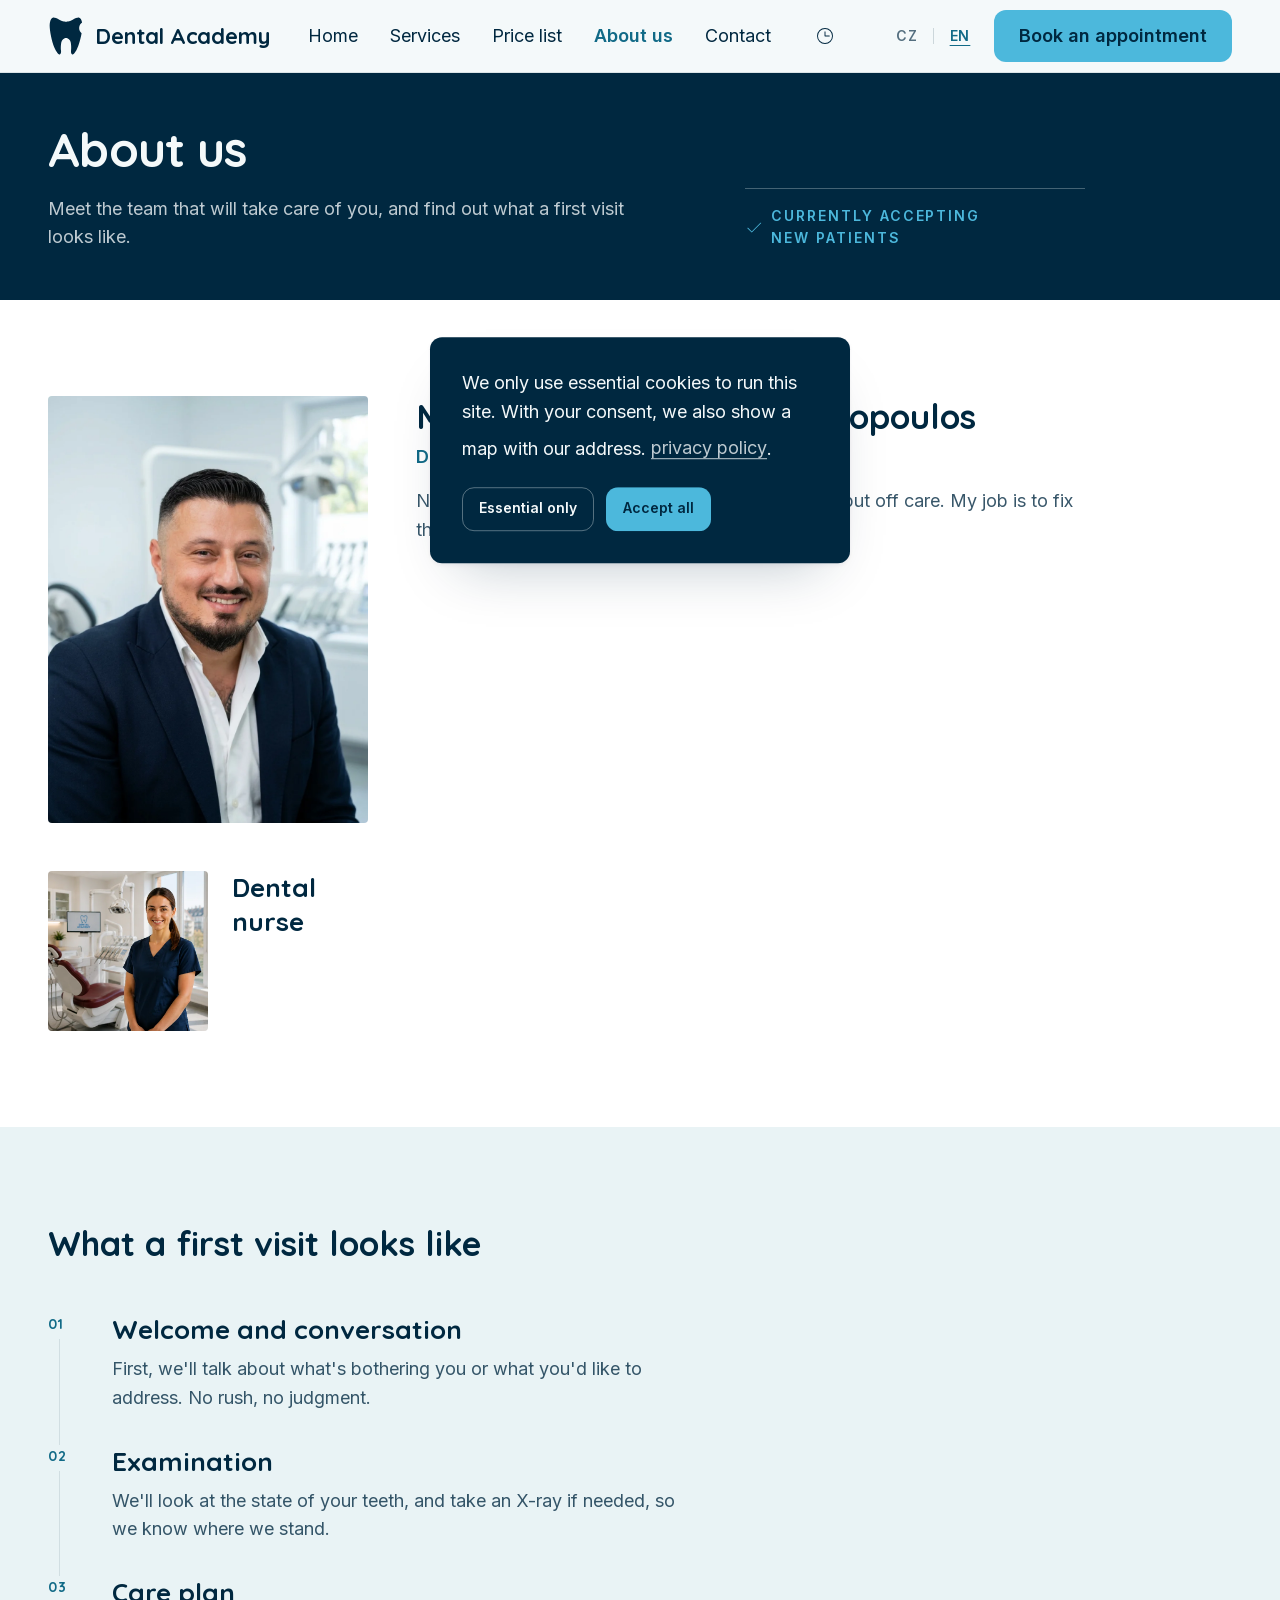
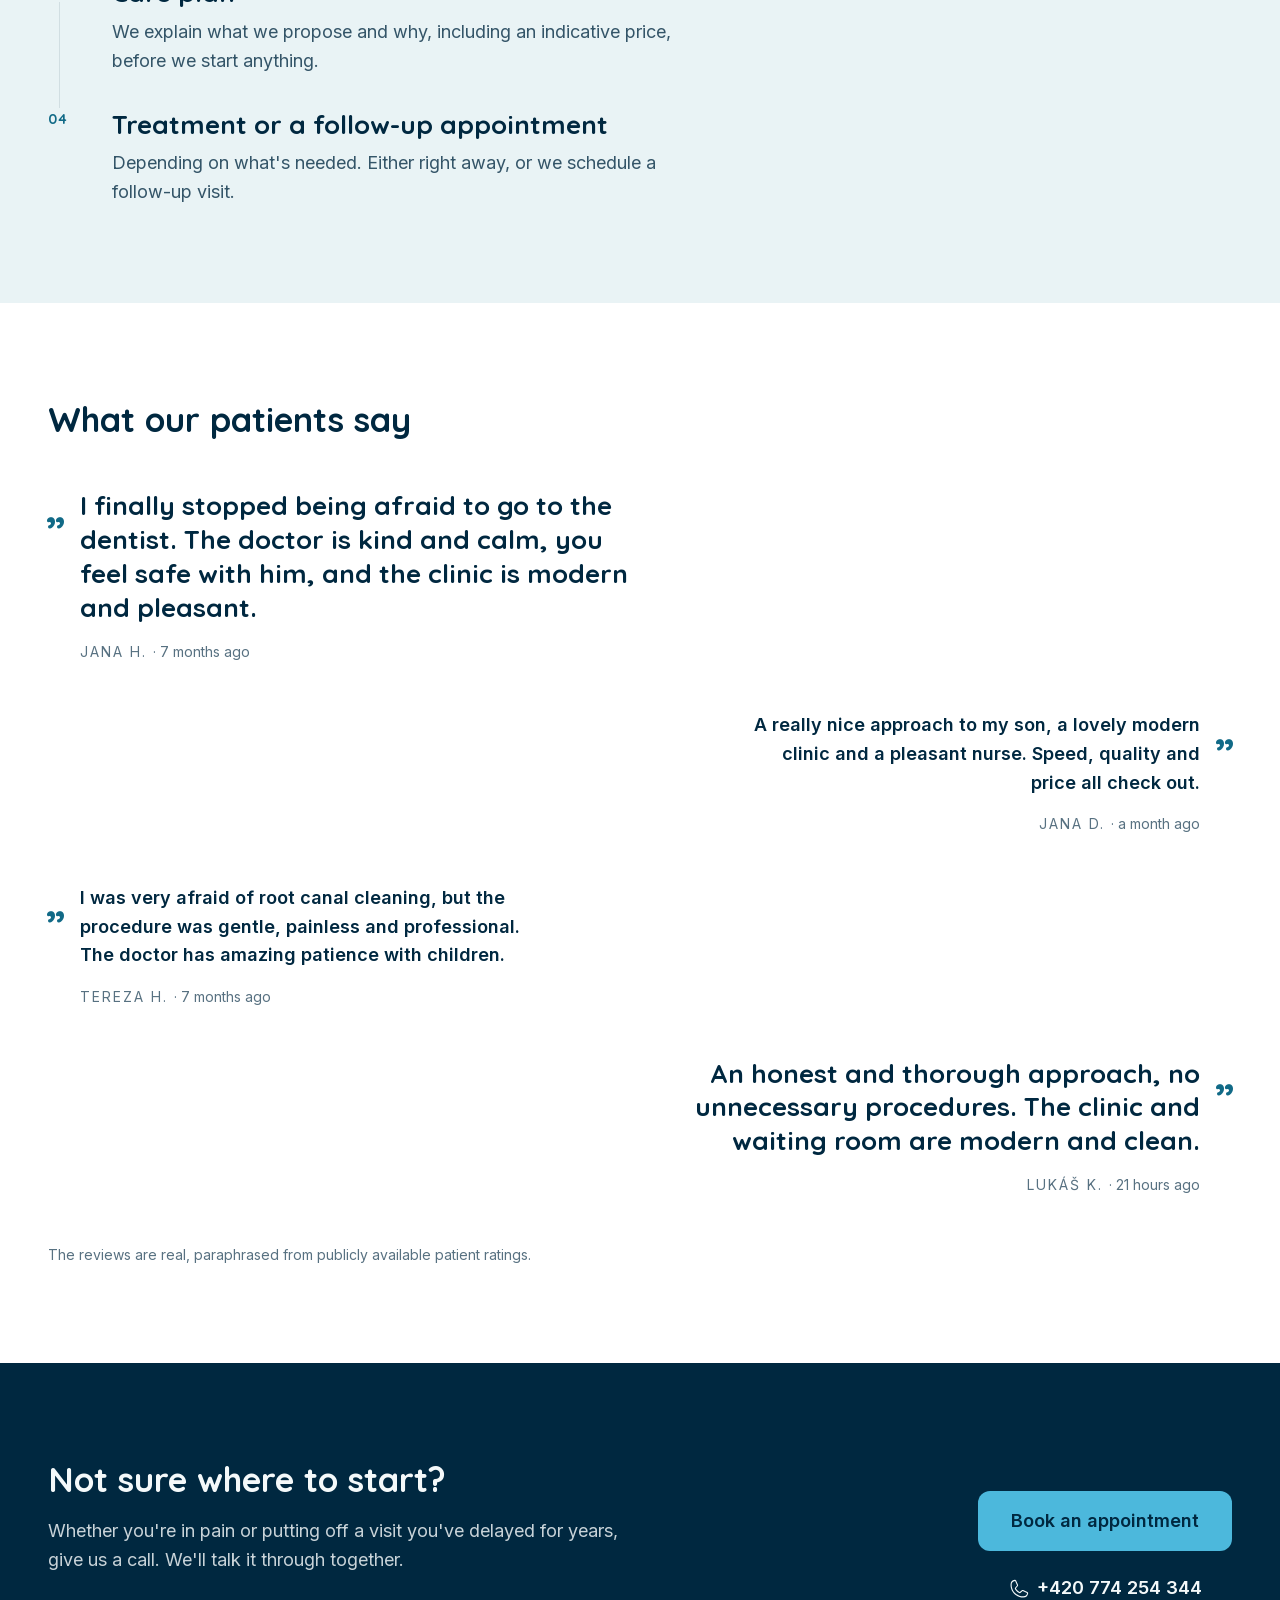
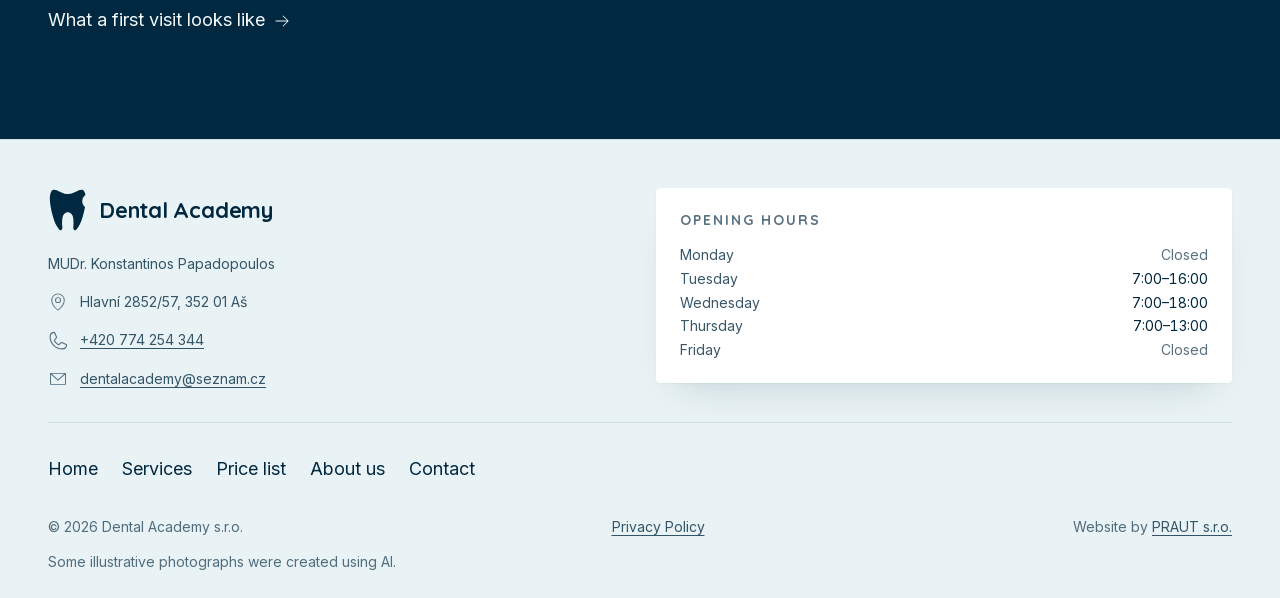
<file: en/about/index.html>
<!DOCTYPE html><html lang="en" data-beasties-container><head>
    <meta charset="utf-8">
    <title>About us, Dental Academy</title>
    <base href="/">
    <meta name="viewport" content="width=device-width, initial-scale=1">
    <link rel="icon" type="image/x-icon" href="favicon.ico">
    <link rel="apple-touch-icon" href="apple-touch-icon.png">

  <style>@font-face{font-family:Quicksand;font-style:normal;font-weight:700;font-display:swap;src:url("./media/quicksand-700-latin-ext-optimized-O6MUIEZ3.woff2") format("woff2");unicode-range:U+0100-02BA,U+02BD-02C5,U+02C7-02CC,U+02CE-02D7,U+02DD-02FF,U+0304,U+0308,U+0329,U+1D00-1DBF,U+1E00-1E9F,U+1EF2-1EFF,U+2020,U+20A0-20AB,U+20AD-20C0,U+2113,U+2C60-2C7F,U+A720-A7FF}@font-face{font-family:Quicksand;font-style:normal;font-weight:700;font-display:swap;src:url("./media/quicksand-700-latin-optimized-QVDMFVZS.woff2") format("woff2");unicode-range:U+0000-00FF,U+0131,U+0152-0153,U+02BB-02BC,U+02C6,U+02DA,U+02DC,U+0304,U+0308,U+0329,U+2000-206F,U+20AC,U+2122,U+2191,U+2193,U+2212,U+2215,U+FEFF,U+FFFD}@font-face{font-family:Inter;font-style:normal;font-weight:400;font-display:swap;src:url("./media/inter-400-latin-ext-optimized-43ESOUTK.woff2") format("woff2");unicode-range:U+0100-02BA,U+02BD-02C5,U+02C7-02CC,U+02CE-02D7,U+02DD-02FF,U+0304,U+0308,U+0329,U+1D00-1DBF,U+1E00-1E9F,U+1EF2-1EFF,U+2020,U+20A0-20AB,U+20AD-20C0,U+2113,U+2C60-2C7F,U+A720-A7FF}@font-face{font-family:Inter;font-style:normal;font-weight:400;font-display:swap;src:url("./media/inter-400-latin-optimized-SEBSPGC4.woff2") format("woff2");unicode-range:U+0000-00FF,U+0131,U+0152-0153,U+02BB-02BC,U+02C6,U+02DA,U+02DC,U+0304,U+0308,U+0329,U+2000-206F,U+20AC,U+2122,U+2191,U+2193,U+2212,U+2215,U+FEFF,U+FFFD}@font-face{font-family:Inter;font-style:normal;font-weight:600;font-display:swap;src:url("./media/inter-600-latin-ext-optimized-PHTYKVMK.woff2") format("woff2");unicode-range:U+0100-02BA,U+02BD-02C5,U+02C7-02CC,U+02CE-02D7,U+02DD-02FF,U+0304,U+0308,U+0329,U+1D00-1DBF,U+1E00-1E9F,U+1EF2-1EFF,U+2020,U+20A0-20AB,U+20AD-20C0,U+2113,U+2C60-2C7F,U+A720-A7FF}@font-face{font-family:Inter;font-style:normal;font-weight:600;font-display:swap;src:url("./media/inter-600-latin-optimized-3DX67WTJ.woff2") format("woff2");unicode-range:U+0000-00FF,U+0131,U+0152-0153,U+02BB-02BC,U+02C6,U+02DA,U+02DC,U+0304,U+0308,U+0329,U+2000-206F,U+20AC,U+2122,U+2191,U+2193,U+2212,U+2215,U+FEFF,U+FFFD}:root{--da-navy-900: #002840;--da-turquoise-500: #4cb8dc;--da-turquoise-700: #116a87;--da-purple-500: #8c5096;--da-ice-050: #f4f9fa;--da-ice-100: #e9f3f5;--da-white: #ffffff;--da-red-600: #a23b2e;--da-amber-700: #8f5700;--surface: var(--da-ice-050);--panel: var(--da-white);--panel-tint: var(--da-ice-100);--panel-dark: var(--da-navy-900);--ink: var(--da-navy-900);--ink-soft: rgb(0 40 64 / .78);--ink-faint: rgb(0 40 64 / .66);--ink-ghost: rgb(0 40 64 / .1);--ink-inverse: var(--da-ice-050);--accent: var(--da-turquoise-700);--accent-vivid: var(--da-turquoise-500);--rare: var(--da-purple-500);--border: rgb(0 40 64 / .16);--border-soft: rgb(0 40 64 / .1);--good: var(--da-turquoise-700);--bad: var(--da-red-600);--warn: var(--da-amber-700);--font-heading: "Quicksand", sans-serif;--font-body: "Inter", sans-serif;--text-h1: clamp(30px, 4.2vw, 48px);--text-h2: clamp(26px, 3vw, 34px);--text-h3: clamp(22px, 2.2vw, 26px);--text-body: 18px;--text-small: 14px;--leading-h1: 1.2;--leading-h2: 1.25;--leading-h3: 1.3;--leading-body: 1.6;--leading-small: 1.4;--tracking-kicker: .14em;--space-1: 4px;--space-2: 8px;--space-3: 12px;--space-4: 16px;--space-5: 24px;--space-6: 32px;--space-7: 48px;--space-8: 64px;--space-9: 96px;--space-10: 128px;--radius-surface: 4px;--radius-control: 12px;--shadow-sm: 0 1px 2px rgb(0 40 64 / .05), 0 20px 40px -24px rgb(0 40 64 / .22);--shadow-md: 0 2px 4px rgb(0 40 64 / .06), 0 28px 56px -28px rgb(0 40 64 / .28);--motion-fast: .15s;--motion-medium: .25s;--motion-slow: .4s;--motion-zoom: .7s;--motion-crossfade: 2s;--motion-hero-interval: 4s;--ease: cubic-bezier(.4, 0, .2, 1);--z-base: 0;--z-sticky: 100;--z-dropdown: 200;--z-overlay: 300;--z-cookie: 400;--container: 1200px;--container-wide: 1440px;--gutter: clamp(16px, 4vw, 48px);--tap-target-min: 44px;--focus-ring-width: 3px;--focus-ring-offset: 2px;--focus-ring-color: var(--da-turquoise-700)}*,*:before,*:after{box-sizing:border-box}*{margin:0}html{scroll-behavior:smooth;scroll-padding-top:var(--space-9);-webkit-text-size-adjust:100%}body{background:var(--surface);color:var(--ink);font-family:var(--font-body);font-size:var(--text-body);line-height:var(--leading-body);font-weight:400;-webkit-font-smoothing:antialiased;text-rendering:optimizeLegibility;min-height:100dvh}h1,h2,h3{font-family:var(--font-heading);font-weight:700;text-wrap:balance}h1{font-size:var(--text-h1);line-height:var(--leading-h1);letter-spacing:-.015em}h2{font-size:var(--text-h2);line-height:var(--leading-h2)}h3{font-size:var(--text-h3);line-height:var(--leading-h3)}p{text-wrap:pretty}a{color:var(--accent);text-underline-offset:.2em;transition:color var(--motion-fast) var(--ease)}img,svg{display:block;max-width:100%}button{font:inherit;color:inherit}@media(prefers-reduced-motion:reduce){html{scroll-behavior:auto}*,*:before,*:after{animation-duration:.01ms!important;animation-iteration-count:1!important;transition-duration:.01ms!important;scroll-behavior:auto!important}}
</style><link rel="stylesheet" href="styles-Z6CKCNIZ.css" media="print" onload="this.media='all'"><noscript><link rel="stylesheet" href="styles-Z6CKCNIZ.css"></noscript><style ng-app-id="ng">main[_ngcontent-ng-c197762682]{display:block;outline:none}</style><meta name="description" content="Meet the Dental Academy team in Aš and find out what to expect at your first visit with Dr. Konstantinos Papadopoulos."><meta name="robots" content="index, follow, max-image-preview:large"><meta property="og:title" content="About us, Dental Academy"><meta property="og:description" content="Meet the Dental Academy team in Aš and find out what to expect at your first visit with Dr. Konstantinos Papadopoulos."><meta property="og:url" content="https://dentalacademyas.cz/en/about/"><meta property="og:type" content="website"><meta property="og:site_name" content="Dental Academy"><meta property="og:locale" content="en_GB"><meta property="og:image" content="https://dentalacademyas.cz/apple-touch-icon.png"><meta name="twitter:card" content="summary"><meta name="twitter:title" content="About us, Dental Academy"><meta name="twitter:description" content="Meet the Dental Academy team in Aš and find out what to expect at your first visit with Dr. Konstantinos Papadopoulos."><style ng-app-id="ng">a[_ngcontent-ng-c2454751825]{position:absolute;z-index:var(--z-cookie);top:0;left:var(--space-4);transform:translateY(-120%);display:inline-flex;align-items:center;min-height:var(--tap-target-min);padding-inline:var(--space-5);background:var(--panel);color:var(--ink);border-radius:var(--radius-control);box-shadow:var(--shadow-md);text-decoration:none;font-weight:600;transition:transform var(--motion-fast) var(--ease)}a[_ngcontent-ng-c2454751825]:focus-visible{transform:translateY(var(--space-3))}</style><style ng-app-id="ng">header[_ngcontent-ng-c871143590]{position:sticky;top:0;z-index:var(--z-sticky);background:color-mix(in srgb,var(--surface) 88%,transparent);-webkit-backdrop-filter:blur(10px);backdrop-filter:blur(10px);border-bottom:1px solid var(--border-soft)}.bar[_ngcontent-ng-c871143590]{display:flex;align-items:center;justify-content:space-between;gap:var(--space-5);min-height:72px}.brand[_ngcontent-ng-c871143590]{display:inline-flex;color:var(--ink);text-decoration:none;flex:none}.desktop[_ngcontent-ng-c871143590]{display:none}nav.desktop[_ngcontent-ng-c871143590]   ul[_ngcontent-ng-c871143590]{list-style:none;padding:0;display:flex;align-items:center;gap:var(--space-6)}.hours[_ngcontent-ng-c871143590]{position:relative}.hours[_ngcontent-ng-c871143590]   summary[_ngcontent-ng-c871143590]{display:inline-flex;align-items:center;justify-content:center;min-width:var(--tap-target-min);min-height:var(--tap-target-min);color:var(--ink);cursor:pointer;list-style:none;transition:color var(--motion-fast) var(--ease)}.hours[_ngcontent-ng-c871143590]   summary[_ngcontent-ng-c871143590]::-webkit-details-marker{display:none}.hours[_ngcontent-ng-c871143590]   summary[_ngcontent-ng-c871143590]:hover, .hours[open][_ngcontent-ng-c871143590]   summary[_ngcontent-ng-c871143590]{color:var(--accent)}.hours-card[_ngcontent-ng-c871143590]{position:absolute;top:calc(100% + var(--space-3));right:0;z-index:var(--z-dropdown);padding:var(--space-4) var(--space-5);background:var(--panel);border-radius:var(--radius-surface);box-shadow:var(--shadow-md)}.hours-card[_ngcontent-ng-c871143590]   dl[_ngcontent-ng-c871143590]{margin:0;display:grid;grid-template-columns:auto 1fr;gap:var(--space-1) var(--space-4);font-size:var(--text-small);line-height:var(--leading-small);white-space:nowrap}.hours-card[_ngcontent-ng-c871143590]   dt[_ngcontent-ng-c871143590]{color:var(--ink-soft)}.hours-card[_ngcontent-ng-c871143590]   dd[_ngcontent-ng-c871143590]{margin:0;font-variant-numeric:tabular-nums}.hours-card[_ngcontent-ng-c871143590]   dd.closed[_ngcontent-ng-c871143590]{color:var(--ink-faint)}.actions[_ngcontent-ng-c871143590]{display:flex;align-items:center;gap:var(--space-3);flex:none}.burger[_ngcontent-ng-c871143590]{display:inline-flex;align-items:center;justify-content:center;min-width:var(--tap-target-min);min-height:var(--tap-target-min);background:transparent;border:0;border-radius:var(--radius-control);color:var(--ink);cursor:pointer;transition:background-color var(--motion-fast) var(--ease)}.burger[_ngcontent-ng-c871143590]:hover{background:var(--ink-ghost)}.cta[_ngcontent-ng-c871143590]{display:none}@media(min-width:480px){.cta[_ngcontent-ng-c871143590]{display:inline-flex}}@media(min-width:1280px){.desktop[_ngcontent-ng-c871143590]{display:inline-flex}.burger[_ngcontent-ng-c871143590]{display:none}}</style><style ng-app-id="ng">footer[_ngcontent-ng-c4214038375]{background:var(--panel-tint);border-top:1px solid var(--border-soft);padding-block:var(--space-7) var(--space-5)}.grid[_ngcontent-ng-c4214038375]{display:grid;grid-template-columns:minmax(0,1fr);align-items:start;gap:var(--space-6)}@media(min-width:768px){.grid[_ngcontent-ng-c4214038375]{grid-template-columns:repeat(2,minmax(0,1fr))}}.hours-wrap[_ngcontent-ng-c4214038375]{width:100%;min-width:0}.brand[_ngcontent-ng-c4214038375]{min-width:0}h2[_ngcontent-ng-c4214038375]{font-size:var(--text-small);letter-spacing:var(--tracking-kicker);text-transform:uppercase;color:var(--ink-faint);margin-bottom:var(--space-4)}.card[_ngcontent-ng-c4214038375]{padding:var(--space-5);background:var(--panel);border-radius:var(--radius-surface);box-shadow:var(--shadow-sm)}.doctor[_ngcontent-ng-c4214038375]{margin-top:var(--space-3);color:var(--ink-soft);font-size:var(--text-small)}.contact[_ngcontent-ng-c4214038375], .links[_ngcontent-ng-c4214038375], .legal[_ngcontent-ng-c4214038375]{list-style:none;padding:0}.contact[_ngcontent-ng-c4214038375]{display:flex;flex-direction:column;gap:var(--space-4);margin-top:var(--space-4);font-size:var(--text-small);line-height:var(--leading-body)}.contact[_ngcontent-ng-c4214038375]   li[_ngcontent-ng-c4214038375]{display:flex;align-items:center;gap:var(--space-3);margin:0;padding:0;color:var(--ink-soft)}.contact[_ngcontent-ng-c4214038375]   da-icon[_ngcontent-ng-c4214038375]{display:flex;align-items:center;justify-content:center;width:20px;height:20px;flex-shrink:0;color:var(--ink-faint)}.contact[_ngcontent-ng-c4214038375]   a[_ngcontent-ng-c4214038375], .contact[_ngcontent-ng-c4214038375]   span[_ngcontent-ng-c4214038375]{margin:0;padding:0;min-height:0;font-size:inherit;line-height:inherit;min-width:0;max-width:100%;overflow-wrap:anywhere}.hours[_ngcontent-ng-c4214038375]{margin:0;display:grid;grid-template-columns:minmax(0,1fr) auto;gap:var(--space-1) var(--space-4);font-size:var(--text-small);line-height:var(--leading-small)}.hours[_ngcontent-ng-c4214038375]   dt[_ngcontent-ng-c4214038375]{color:var(--ink-soft)}.hours[_ngcontent-ng-c4214038375]   dd[_ngcontent-ng-c4214038375]{margin:0;text-align:right;font-variant-numeric:tabular-nums}.hours[_ngcontent-ng-c4214038375]   dd.closed[_ngcontent-ng-c4214038375]{color:var(--ink-faint)}.navigation[_ngcontent-ng-c4214038375]{margin-top:var(--space-6);padding-block:var(--space-5) 0;border-top:1px solid var(--border-soft)}.links[_ngcontent-ng-c4214038375], .legal[_ngcontent-ng-c4214038375]{display:flex;flex-wrap:wrap;align-items:center;gap:var(--space-2) var(--space-5)}.bottom[_ngcontent-ng-c4214038375]{margin-top:var(--space-5);display:flex;flex-wrap:wrap;align-items:baseline;font-size:var(--text-small);color:var(--ink-faint);justify-content:space-between;gap:var(--space-5)}.bottom[_ngcontent-ng-c4214038375]   a[_ngcontent-ng-c4214038375]{align-items:center;margin-block:calc((var(--space-5) - var(--tap-target-min)) / 2)}.copyright[_ngcontent-ng-c4214038375], .credit[_ngcontent-ng-c4214038375], .ai-note[_ngcontent-ng-c4214038375]{font-size:var(--text-small);color:var(--ink-faint)}.copyright[_ngcontent-ng-c4214038375], .credit[_ngcontent-ng-c4214038375]{min-width:0;overflow-wrap:anywhere}.ai-note[_ngcontent-ng-c4214038375]{margin-top:var(--space-3)}</style><style ng-app-id="ng">[_nghost-ng-c3181076983]{display:block;width:min(100% - 2 * var(--gutter),var(--_max, var(--container)));margin-inline:auto}</style><style ng-app-id="ng">[_nghost-ng-c3826198548]{display:inline-flex;align-items:center;gap:var(--space-3);color:inherit}.mark[_ngcontent-ng-c3826198548]{height:max(32px,1px * var(--_size, 40));width:auto;aspect-ratio:103.21/116.48}.wordmark[_ngcontent-ng-c3826198548]{font-family:var(--font-heading);font-weight:700;font-size:clamp(18px,2vw,22px);line-height:1.1;letter-spacing:-.01em;white-space:nowrap}</style><style ng-app-id="ng">[_nghost-ng-c3883181231]{display:inline-flex;flex:none;color:inherit}svg[_ngcontent-ng-c3883181231]{width:calc(1px * var(--_size, 24));height:calc(1px * var(--_size, 24))}</style><style ng-app-id="ng">[_nghost-ng-c4016984144]{color:var(--accent);text-underline-offset:.2em;transition:color var(--motion-fast) var(--ease)}.variant-inline[_nghost-ng-c4016984144]{text-decoration:underline}.variant-inline[_nghost-ng-c4016984144]:hover{color:var(--ink)}.variant-nav[_nghost-ng-c4016984144]{color:var(--ink);text-decoration:none;display:inline-flex;align-items:center;min-height:var(--tap-target-min)}.variant-nav[_nghost-ng-c4016984144]:hover{color:var(--accent)}.variant-quiet[_nghost-ng-c4016984144]{color:var(--ink-soft);text-decoration:underline;text-decoration-color:currentColor;display:inline-flex;align-items:center;min-height:var(--tap-target-min)}.variant-quiet[_nghost-ng-c4016984144]:hover{color:var(--ink)}.is-active[_nghost-ng-c4016984144]{color:var(--accent);font-weight:700}</style><style ng-app-id="ng">[_nghost-ng-c1360616720]{display:contents}.banner[_ngcontent-ng-c1360616720]{position:fixed;top:50%;left:50%;transform:translate(-50%,-50%);z-index:var(--z-cookie);width:calc(100% - var(--space-4) * 2);max-width:420px;display:grid;gap:var(--space-4);padding:var(--space-6);background:var(--panel-dark);border-radius:var(--radius-control);box-shadow:var(--shadow-md);--ink: var(--ink-inverse);--ink-soft: rgb(244 249 250 / .78);--border: rgb(244 249 250 / .35);--accent: var(--accent-vivid);color:var(--ink);animation:_ngcontent-ng-c1360616720_fade-in var(--motion-slow) var(--ease)}.actions[_ngcontent-ng-c1360616720]{display:flex;flex-wrap:wrap;gap:var(--space-3)}@keyframes _ngcontent-ng-c1360616720_fade-in{0%{opacity:0;transform:translate(-50%,-50%) scale(.96)}to{opacity:1;transform:translate(-50%,-50%) scale(1)}}</style><style ng-app-id="ng">nav[_ngcontent-ng-c47568377]{display:inline-flex;align-items:center;gap:var(--space-1)}a[_ngcontent-ng-c47568377]{display:inline-flex;align-items:center;justify-content:center;min-width:var(--tap-target-min);min-height:var(--tap-target-min);color:var(--ink-faint);text-decoration:none;font-size:var(--text-small);font-weight:600;letter-spacing:.06em;border-radius:var(--radius-control);transition:color var(--motion-fast) var(--ease)}a[_ngcontent-ng-c47568377]:hover{color:var(--ink)}a.is-current[_ngcontent-ng-c47568377]{color:var(--accent);text-decoration:underline;text-underline-offset:.3em}.sep[_ngcontent-ng-c47568377]{width:1px;height:16px;background:var(--border)}.sr-only[_ngcontent-ng-c47568377]{position:absolute;width:1px;height:1px;padding:0;margin:-1px;overflow:hidden;clip-path:inset(50%);white-space:nowrap;border:0}</style><style ng-app-id="ng">[_nghost-ng-c1597601124]{display:inline-flex;align-items:center;justify-content:center;gap:var(--space-2);border-radius:var(--radius-control);border:1px solid transparent;font-family:var(--font-body);font-weight:600;line-height:1.2;text-align:center;text-decoration:none;cursor:pointer;max-width:100%;transition:background-color var(--motion-fast) var(--ease),border-color var(--motion-fast) var(--ease),color var(--motion-fast) var(--ease)}.size-sm[_nghost-ng-c1597601124]{min-height:var(--tap-target-min);padding-inline:var(--space-4);font-size:var(--text-small)}.size-md[_nghost-ng-c1597601124]{min-height:52px;padding-inline:var(--space-5);font-size:var(--text-body)}.size-lg[_nghost-ng-c1597601124]{min-height:60px;padding-inline:var(--space-6);font-size:var(--text-body)}.appearance-primary[_nghost-ng-c1597601124]{background:var(--accent-vivid);color:var(--da-navy-900)}.appearance-primary[_nghost-ng-c1597601124]:hover{background:var(--accent);color:var(--ink-inverse)}.appearance-secondary[_nghost-ng-c1597601124]{background:transparent;border-color:var(--border);color:var(--ink)}.appearance-secondary[_nghost-ng-c1597601124]:hover{border-color:var(--accent);color:var(--accent)}.appearance-ghost[_nghost-ng-c1597601124]{background:transparent;color:var(--accent);padding-inline:var(--space-3)}.appearance-ghost[_nghost-ng-c1597601124]:hover{background:var(--ink-ghost)}.is-full[_nghost-ng-c1597601124]{width:100%}.is-loading[_nghost-ng-c1597601124], [disabled][_nghost-ng-c1597601124]{opacity:.55;cursor:not-allowed;pointer-events:none}</style><style ng-app-id="ng">.intro[_ngcontent-ng-c49055515]{display:grid;gap:var(--space-6)}@media(min-width:480px){.intro[_ngcontent-ng-c49055515]{grid-template-columns:1.3fr 1fr;align-items:center;gap:var(--space-8)}}.lede[_ngcontent-ng-c49055515]{margin-top:var(--space-4);max-width:56ch;color:var(--ink-soft)}.team-grid[_ngcontent-ng-c49055515]{display:grid;gap:var(--space-7);grid-template-columns:1fr}@media(min-width:768px){.team-grid[_ngcontent-ng-c49055515]{grid-template-columns:repeat(2,1fr)}}@media(min-width:1024px){.team-grid[_ngcontent-ng-c49055515]{grid-template-columns:repeat(4,1fr)}}.testimonials[_ngcontent-ng-c49055515]{margin-top:var(--space-7);display:flex;flex-direction:column;gap:var(--space-7)}.disclaimer[_ngcontent-ng-c49055515]{margin-top:var(--space-7);font-size:var(--text-small);color:var(--ink-faint)}</style><style ng-app-id="ng">[_nghost-ng-c2319155291]{display:block}.tone-surface[_nghost-ng-c2319155291]{background:var(--surface)}.tone-panel[_nghost-ng-c2319155291]{background:var(--panel)}.tone-tint[_nghost-ng-c2319155291]{background:var(--panel-tint)}.tone-dark[_nghost-ng-c2319155291]{background:var(--panel-dark);--ink: var(--ink-inverse);--ink-soft: rgb(244 249 250 / .78);--ink-faint: rgb(244 249 250 / .62);--ink-ghost: rgb(244 249 250 / .12);--border: rgb(244 249 250 / .35);--border-soft: rgb(244 249 250 / .18);--accent: var(--accent-vivid);color:var(--ink)}.spacing-tight[_nghost-ng-c2319155291]{padding-block:var(--space-7)}.spacing-normal[_nghost-ng-c2319155291]{padding-block:var(--space-9)}.spacing-loose[_nghost-ng-c2319155291]{padding-block:var(--space-10)}</style><style ng-app-id="ng">[_nghost-ng-c3303436296]{display:block}.accepting[_ngcontent-ng-c3303436296]{display:inline-flex;align-items:center;gap:var(--space-2);margin-top:var(--space-8);padding-top:var(--space-4);border-top:1px solid rgba(244,249,250,.28);font-size:var(--text-small);font-weight:700;letter-spacing:var(--tracking-kicker);text-transform:uppercase;color:var(--accent-vivid);max-width:34ch;animation:_ngcontent-ng-c3303436296_accepting-pulse 2.4s ease-in-out infinite}@keyframes _ngcontent-ng-c3303436296_accepting-pulse{0%,to{opacity:1}50%{opacity:.55}}@media(prefers-reduced-motion:reduce){.accepting[_ngcontent-ng-c3303436296]{animation:none}}</style><style ng-app-id="ng">h2[_ngcontent-ng-c2266650724]{max-width:40ch}.steps[_ngcontent-ng-c2266650724]{margin-top:var(--space-7);list-style:none;padding:0;display:grid;gap:var(--space-6);max-width:640px;counter-reset:step}.steps[_ngcontent-ng-c2266650724]   li[_ngcontent-ng-c2266650724]{position:relative;padding-left:var(--space-8);counter-increment:step;opacity:0;transform:translateY(20px);transition:opacity var(--motion-slow) var(--ease),transform var(--motion-slow) var(--ease)}.steps[_ngcontent-ng-c2266650724]   li.is-visible[_ngcontent-ng-c2266650724]{opacity:1;transform:none}.steps[_ngcontent-ng-c2266650724]   li[_ngcontent-ng-c2266650724]:before{content:counter(step,decimal-leading-zero);position:absolute;left:0;top:0;font-family:var(--font-heading);font-weight:700;font-size:var(--text-small);color:var(--accent);letter-spacing:.04em}.steps[_ngcontent-ng-c2266650724]   li[_ngcontent-ng-c2266650724]:not(:last-child):after{content:"";position:absolute;left:11px;top:26px;bottom:calc(-1 * var(--space-6));width:1px;background:var(--border-soft)}.steps[_ngcontent-ng-c2266650724]   p[_ngcontent-ng-c2266650724]{margin-top:var(--space-2);color:var(--ink-soft);max-width:52ch}</style><style ng-app-id="ng">@charset "UTF-8";[_nghost-ng-c49423656]{display:block}.item[_ngcontent-ng-c49423656]{max-width:44ch;margin:0}.size-lg[_ngcontent-ng-c49423656]{max-width:56ch}.align-end[_ngcontent-ng-c49423656]{margin-inline-start:auto;text-align:right}blockquote[_ngcontent-ng-c49423656]{margin:0;position:relative;padding-left:var(--space-6)}blockquote[_ngcontent-ng-c49423656]:before{content:"\201e";position:absolute;left:-.05em;top:-.1em;font-family:var(--font-heading);font-size:2.4em;line-height:1;color:var(--accent)}.align-end[_ngcontent-ng-c49423656]   blockquote[_ngcontent-ng-c49423656]{padding-left:0;padding-right:var(--space-6)}.align-end[_ngcontent-ng-c49423656]   blockquote[_ngcontent-ng-c49423656]:before{left:auto;right:-.05em}blockquote[_ngcontent-ng-c49423656]   p[_ngcontent-ng-c49423656]{font-size:var(--text-h3);line-height:var(--leading-h3);font-family:var(--font-heading);font-weight:700}.size-sm[_ngcontent-ng-c49423656]   blockquote[_ngcontent-ng-c49423656]   p[_ngcontent-ng-c49423656]{font-size:var(--text-body);font-family:var(--font-body);font-weight:600;line-height:var(--leading-body)}figcaption[_ngcontent-ng-c49423656]{margin-top:var(--space-4);padding-left:var(--space-6);font-size:var(--text-small);letter-spacing:var(--tracking-kicker);text-transform:uppercase;color:var(--ink-faint)}.align-end[_ngcontent-ng-c49423656]   figcaption[_ngcontent-ng-c49423656]{padding-left:0;padding-right:var(--space-6)}.period[_ngcontent-ng-c49423656]{text-transform:none;letter-spacing:normal}</style><style ng-app-id="ng">.layout[_ngcontent-ng-c3161794181]{display:grid;gap:var(--space-7)}@media(min-width:1024px){.layout[_ngcontent-ng-c3161794181]{grid-template-columns:1.4fr auto;gap:var(--space-9);align-items:center}}p[_ngcontent-ng-c3161794181]{margin-top:var(--space-4);max-width:52ch;color:#f4f9fad1}.reassurance[_ngcontent-ng-c3161794181]{margin-top:var(--space-5);gap:var(--space-2)}.actions[_ngcontent-ng-c3161794181]{display:flex;flex-wrap:wrap;align-items:center;gap:var(--space-5)}@media(min-width:1024px){.actions[_ngcontent-ng-c3161794181]{flex-direction:column;align-items:stretch;gap:var(--space-4)}}.phone[_ngcontent-ng-c3161794181]{display:inline-flex;align-items:center;justify-content:center;gap:var(--space-2);min-height:var(--tap-target-min);color:var(--ink-inverse);text-decoration:none;font-weight:600;transition:color var(--motion-fast) var(--ease)}.phone[_ngcontent-ng-c3161794181]:hover{color:var(--accent-vivid)}</style><link rel="canonical" href="https://dentalacademyas.cz/en/about/"><link rel="alternate" href="https://dentalacademyas.cz/o-nas/" hreflang="cs"><link rel="alternate" href="https://dentalacademyas.cz/en/about/" hreflang="en"><link rel="alternate" href="https://dentalacademyas.cz/o-nas/" hreflang="x-default"><script id="clinic-schema" type="application/ld+json">{"@context":"https://schema.org","@type":"Dentist","@id":"https://dentalacademyas.cz/#clinic","name":"Dental Academy s.r.o.","url":"https://dentalacademyas.cz/","telephone":"+420 774 254 344","email":"dentalacademy@seznam.cz","address":{"@type":"PostalAddress","streetAddress":"Hlavní 2852/57","addressLocality":"Aš","postalCode":"352 01","addressCountry":"CZ"},"openingHoursSpecification":[{"@type":"OpeningHoursSpecification","dayOfWeek":"Tuesday","opens":"07:00","closes":"16:00"},{"@type":"OpeningHoursSpecification","dayOfWeek":"Wednesday","opens":"07:00","closes":"18:00"},{"@type":"OpeningHoursSpecification","dayOfWeek":"Thursday","opens":"07:00","closes":"13:00"}]}</script><style ng-app-id="ng">[_nghost-ng-c3125766220]{display:block}.lead[_nghost-ng-c3125766220]{grid-column:1/-1}.card[_ngcontent-ng-c3125766220]{display:grid;gap:var(--space-5)}@media(min-width:480px){.card[_ngcontent-ng-c3125766220]{grid-template-columns:160px 1fr;align-items:start}}@media(min-width:480px){.lead[_nghost-ng-c3125766220]   .card[_ngcontent-ng-c3125766220]{grid-template-columns:320px 1fr;gap:var(--space-7)}}.photo[_ngcontent-ng-c3125766220]{aspect-ratio:1;overflow:hidden;border-radius:var(--radius-surface);background:var(--panel-tint)}.lead[_nghost-ng-c3125766220]   .photo[_ngcontent-ng-c3125766220]{aspect-ratio:3/4}.photo[_ngcontent-ng-c3125766220]   img[_ngcontent-ng-c3125766220]{width:100%;height:100%;object-fit:cover;transition:transform var(--motion-zoom) var(--ease)}.card[_ngcontent-ng-c3125766220]:hover   .photo[_ngcontent-ng-c3125766220]   img[_ngcontent-ng-c3125766220]{transform:scale(1.04)}.placeholder[_ngcontent-ng-c3125766220]{width:100%;height:100%;display:grid;place-items:center;padding:var(--space-4);text-align:center;background:repeating-linear-gradient(45deg,var(--border-soft) 0 12px,transparent 12px 24px)}.placeholder[_ngcontent-ng-c3125766220]   span[_ngcontent-ng-c3125766220]{font-size:var(--text-small);letter-spacing:var(--tracking-kicker);text-transform:uppercase;color:var(--ink-faint)}.role[_ngcontent-ng-c3125766220]{margin-top:var(--space-1);color:var(--accent);font-weight:600}[_nghost-ng-c3125766220]:not(.lead)   .role[_ngcontent-ng-c3125766220]{font-size:var(--text-small)}.lead[_nghost-ng-c3125766220]   h3[_ngcontent-ng-c3125766220]{font-size:var(--text-h2);line-height:var(--leading-h2)}.bio[_ngcontent-ng-c3125766220]{margin-top:var(--space-4);color:var(--ink-soft);max-width:60ch}</style></head>
  <body><!--nghm--><script type="text/javascript" id="ng-event-dispatch-contract">(()=>{function p(t,n,r,o,e,i,f,m){return{eventType:t,event:n,targetElement:r,eic:o,timeStamp:e,eia:i,eirp:f,eiack:m}}function u(t){let n=[],r=e=>{n.push(e)};return{c:t,q:n,et:[],etc:[],d:r,h:e=>{r(p(e.type,e,e.target,t,Date.now()))}}}function s(t,n,r){for(let o=0;o<n.length;o++){let e=n[o];(r?t.etc:t.et).push(e),t.c.addEventListener(e,t.h,r)}}function c(t,n,r,o,e=window){let i=u(t);e._ejsas||(e._ejsas={}),e._ejsas[n]=i,s(i,r),s(i,o,!0)}window.__jsaction_bootstrap=c;})();
</script><script>window.__jsaction_bootstrap(document.body,"ng",["click"],[]);</script>
    <app-root ng-version="21.2.20" _nghost-ng-c197762682 ngh="13" ng-server-context="ssg"><da-skip-link _ngcontent-ng-c197762682 _nghost-ng-c2454751825 ngh="0"><a _ngcontent-ng-c2454751825 fragment="obsah" queryparamshandling="preserve" href="/en/about#obsah" jsaction="click:;">Skip to main content</a></da-skip-link><da-header _ngcontent-ng-c197762682 _nghost-ng-c871143590 ngh="3"><header _ngcontent-ng-c871143590><da-container _ngcontent-ng-c871143590 width="wide" _nghost-ng-c3181076983 style="--_max: var(--container-wide);" ngh="0"><div _ngcontent-ng-c871143590 class="bar"><a _ngcontent-ng-c871143590 class="brand" aria-label="Dental Academy, domovská stránka" href="/en" jsaction="click:;"><da-logo _ngcontent-ng-c871143590 _nghost-ng-c3826198548 style="--_size: 40;" ngh="1"><svg _ngcontent-ng-c3826198548="" viewBox="85.02 15.29 103.21 116.48" fill="currentColor" aria-hidden="true" focusable="false" class="mark"><path _ngcontent-ng-c3826198548="" fill-rule="nonzero" d="M 155.742188 26.761719 C 146.433594 31.835938 137.515625 31.667969 137.515625 31.667969 C 137.515625 31.667969 128.539062 31.835938 119.230469 26.761719 C 108.804688 21.132812 103.285156 19.292969 98.9375 20.183594 C 94.589844 21.019531 89.015625 29.882812 90.074219 48.671875 C 91.078125 67.457031 99.105469 99.289062 105.851562 111.773438 C 112.652344 124.316406 116.832031 127.773438 119.230469 127.273438 C 121.683594 126.714844 123.96875 121.699219 122.910156 115.621094 C 121.851562 109.546875 122.238281 92.429688 125.863281 86.578125 C 130.882812 78.382812 137.515625 79.273438 137.515625 79.273438 C 137.515625 79.273438 144.09375 78.382812 149.164062 86.578125 C 152.789062 92.429688 153.125 109.546875 152.121094 115.621094 C 151.0625 121.699219 153.347656 126.714844 155.742188 127.273438 C 158.195312 127.773438 162.378906 124.316406 169.121094 111.773438 C 174.140625 102.519531 179.824219 82.730469 182.890625 65.449219 C 182.835938 65.449219 182.835938 65.449219 182.835938 65.449219 C 179.492188 62.664062 175.699219 57.867188 175.699219 50.230469 C 175.699219 40.8125 181.722656 35.738281 184.230469 34.007812 C 182.667969 25.203125 179.101562 20.796875 176.089844 20.183594 C 175.421875 20.015625 174.695312 19.960938 173.972656 19.960938 C 169.902344 19.960938 164.550781 22.023438 155.742188 26.761719 Z M 184.230469 34.007812 Z M 184.230469 34.007812 "/></svg><span _ngcontent-ng-c3826198548 class="wordmark">Dental Academy</span><!----></da-logo></a><nav _ngcontent-ng-c871143590 class="desktop" aria-label="Main navigation"><ul _ngcontent-ng-c871143590><li _ngcontent-ng-c871143590><a _ngcontent-ng-c871143590 dalink variant="nav" routerlinkactive="is-active" _nghost-ng-c4016984144 class="variant-nav" href="/en" ngh="0" jsaction="click:;"> Home </a></li><li _ngcontent-ng-c871143590><a _ngcontent-ng-c871143590 dalink variant="nav" routerlinkactive="is-active" _nghost-ng-c4016984144 class="variant-nav" href="/en/services" ngh="0" jsaction="click:;"> Services </a></li><li _ngcontent-ng-c871143590><a _ngcontent-ng-c871143590 dalink variant="nav" routerlinkactive="is-active" _nghost-ng-c4016984144 class="variant-nav" href="/en/prices" ngh="0" jsaction="click:;"> Price list </a></li><li _ngcontent-ng-c871143590><a _ngcontent-ng-c871143590 dalink variant="nav" routerlinkactive="is-active" _nghost-ng-c4016984144 class="variant-nav is-active" href="/en/about" ngh="0" jsaction="click:;"> About us </a></li><li _ngcontent-ng-c871143590><a _ngcontent-ng-c871143590 dalink variant="nav" routerlinkactive="is-active" _nghost-ng-c4016984144 class="variant-nav" href="/en/contact" ngh="0" jsaction="click:;"> Contact </a></li><!----><li _ngcontent-ng-c871143590><details _ngcontent-ng-c871143590 class="hours"><summary _ngcontent-ng-c871143590 title="Opening hours" aria-label="Opening hours"><da-icon _ngcontent-ng-c871143590 name="clock" _nghost-ng-c3883181231 style="--_size: 20;" ngh="2"><svg _ngcontent-ng-c3883181231="" viewBox="0 0 256 256" fill="currentColor" focusable="false" aria-hidden="true"><g _ngcontent-ng-c3883181231="" transform-origin="128 128"><path _ngcontent-ng-c3883181231="" d="M128,26A102,102,0,1,0,230,128,102.12,102.12,0,0,0,128,26Zm0,192a90,90,0,1,1,90-90A90.1,90.1,0,0,1,128,218Zm62-90a6,6,0,0,1-6,6H128a6,6,0,0,1-6-6V72a6,6,0,0,1,12,0v50h50A6,6,0,0,1,190,128Z"/><!----></g></svg></da-icon></summary><div _ngcontent-ng-c871143590 class="hours-card"><dl _ngcontent-ng-c871143590><dt _ngcontent-ng-c871143590>Monday</dt><dd _ngcontent-ng-c871143590 class="closed">Closed</dd><dt _ngcontent-ng-c871143590>Tuesday</dt><dd _ngcontent-ng-c871143590 class>7:00–16:00</dd><dt _ngcontent-ng-c871143590>Wednesday</dt><dd _ngcontent-ng-c871143590 class>7:00–18:00</dd><dt _ngcontent-ng-c871143590>Thursday</dt><dd _ngcontent-ng-c871143590 class>7:00–13:00</dd><dt _ngcontent-ng-c871143590>Friday</dt><dd _ngcontent-ng-c871143590 class="closed">Closed</dd><!----></dl></div></details></li></ul></nav><div _ngcontent-ng-c871143590 class="actions"><da-language-switcher _ngcontent-ng-c871143590 class="desktop" _nghost-ng-c47568377 ngh="0"><nav _ngcontent-ng-c47568377 aria-label="Volba jazyka / Language"><a _ngcontent-ng-c47568377 hreflang="cs" lang="cs" class href="/" jsaction="click:;"><span _ngcontent-ng-c47568377 aria-hidden="true" class="abbr">CZ</span><span _ngcontent-ng-c47568377 class="sr-only">Čeština</span></a><span _ngcontent-ng-c47568377 aria-hidden="true" class="sep"></span><a _ngcontent-ng-c47568377 hreflang="en" lang="en" class="is-current" href="/" aria-current="true" jsaction="click:;"><span _ngcontent-ng-c47568377 aria-hidden="true" class="abbr">EN</span><span _ngcontent-ng-c47568377 class="sr-only">English</span></a></nav></da-language-switcher><a _ngcontent-ng-c871143590 dabutton class="cta appearance-primary da-btn size-md" _nghost-ng-c1597601124 href="tel:+420774254344" ngh="0">Book an appointment</a><button _ngcontent-ng-c871143590 type="button" class="burger" aria-label="Open menu" aria-expanded="false" jsaction="click:;"><da-icon _ngcontent-ng-c871143590 name="list" _nghost-ng-c3883181231 style="--_size: 24;" ngh="2"><svg _ngcontent-ng-c3883181231="" viewBox="0 0 256 256" fill="currentColor" focusable="false" aria-hidden="true"><g _ngcontent-ng-c3883181231="" transform-origin="128 128"><path _ngcontent-ng-c3883181231="" d="M222,128a6,6,0,0,1-6,6H40a6,6,0,0,1,0-12H216A6,6,0,0,1,222,128ZM40,70H216a6,6,0,0,0,0-12H40a6,6,0,0,0,0,12ZM216,186H40a6,6,0,0,0,0,12H216a6,6,0,0,0,0-12Z"/><!----></g></svg></da-icon></button></div></div></da-container></header><!----><!----></da-header><main _ngcontent-ng-c197762682 id="obsah" tabindex="-1"><router-outlet _ngcontent-ng-c197762682></router-outlet><da-o-nas-page _nghost-ng-c49055515 ngh="10"><da-section _ngcontent-ng-c49055515 tone="dark" spacing="tight" _nghost-ng-c2319155291 class="spacing-tight tone-dark" ngh="0"><da-container _ngcontent-ng-c49055515 _nghost-ng-c3181076983 style="--_max: var(--container);" ngh="0"><div _ngcontent-ng-c49055515 class="intro"><div _ngcontent-ng-c49055515 class="text"><h1 _ngcontent-ng-c49055515>About us</h1><p _ngcontent-ng-c49055515 class="lede">Meet the team that will take care of you, and find out what a first visit looks like.</p></div><da-accepting-patients _ngcontent-ng-c49055515 _nghost-ng-c3303436296 ngh="4"><p _ngcontent-ng-c3303436296 class="accepting"><da-icon _ngcontent-ng-c3303436296 name="check" _nghost-ng-c3883181231 style="--_size: 18;" ngh="2"><svg _ngcontent-ng-c3883181231="" viewBox="0 0 256 256" fill="currentColor" focusable="false" aria-hidden="true"><g _ngcontent-ng-c3883181231="" transform-origin="128 128"><path _ngcontent-ng-c3883181231="" d="M228.24,76.24l-128,128a6,6,0,0,1-8.48,0l-56-56a6,6,0,0,1,8.48-8.48L96,191.51,219.76,67.76a6,6,0,0,1,8.48,8.48Z"/><!----></g></svg></da-icon> Currently accepting new patients </p><!----></da-accepting-patients></div></da-container></da-section><da-section _ngcontent-ng-c49055515 tone="panel" _nghost-ng-c2319155291 class="spacing-normal tone-panel" ngh="0"><da-container _ngcontent-ng-c49055515 _nghost-ng-c3181076983 style="--_max: var(--container);" ngh="0"><div _ngcontent-ng-c49055515 class="team-grid"><da-team-card _ngcontent-ng-c49055515 _nghost-ng-c3125766220 class="lead" ngh="5"><article _ngcontent-ng-c3125766220 class="card"><div _ngcontent-ng-c3125766220 class="photo"><img _ngcontent-ng-c3125766220 loading="lazy" src="img/mockup/tym-lekar.webp" alt="MUDr. Konstantinos Papadopoulos"><!----><!----></div><div _ngcontent-ng-c3125766220 class="text"><h3 _ngcontent-ng-c3125766220>MUDr. Konstantinos Papadopoulos</h3><p _ngcontent-ng-c3125766220 class="role">Dentist</p><!----><!----><p _ngcontent-ng-c3125766220 class="bio">No one should be afraid to admit how long they've put off care. My job is to fix that, not to judge.</p><!----></div></article></da-team-card><da-team-card _ngcontent-ng-c49055515 _nghost-ng-c3125766220 class ngh="6"><article _ngcontent-ng-c3125766220 class="card"><div _ngcontent-ng-c3125766220 class="photo"><img _ngcontent-ng-c3125766220 loading="lazy" src="img/mockup/tym-sestra.webp" alt="Dental nurse"><!----><!----></div><div _ngcontent-ng-c3125766220 class="text"><!----><h3 _ngcontent-ng-c3125766220>Dental nurse</h3><!----><!----></div></article></da-team-card><!----></div></da-container></da-section><da-process-steps _ngcontent-ng-c49055515 _nghost-ng-c2266650724 ngh="7"><da-section _ngcontent-ng-c2266650724 tone="tint" _nghost-ng-c2319155291 class="spacing-normal tone-tint" ngh="0"><da-container _ngcontent-ng-c2266650724 _nghost-ng-c3181076983 style="--_max: var(--container);" ngh="0"><h2 _ngcontent-ng-c2266650724>What a first visit looks like</h2><ol _ngcontent-ng-c2266650724 class="steps"><li _ngcontent-ng-c2266650724 dascrollreveal class="is-visible"><h3 _ngcontent-ng-c2266650724>Welcome and conversation</h3><p _ngcontent-ng-c2266650724>First, we'll talk about what's bothering you or what you'd like to address. No rush, no judgment.</p></li><li _ngcontent-ng-c2266650724 dascrollreveal class="is-visible"><h3 _ngcontent-ng-c2266650724>Examination</h3><p _ngcontent-ng-c2266650724>We'll look at the state of your teeth, and take an X-ray if needed, so we know where we stand.</p></li><li _ngcontent-ng-c2266650724 dascrollreveal class="is-visible"><h3 _ngcontent-ng-c2266650724>Care plan</h3><p _ngcontent-ng-c2266650724>We explain what we propose and why, including an indicative price, before we start anything.</p></li><li _ngcontent-ng-c2266650724 dascrollreveal class="is-visible"><h3 _ngcontent-ng-c2266650724>Treatment or a follow-up appointment</h3><p _ngcontent-ng-c2266650724>Depending on what's needed. Either right away, or we schedule a follow-up visit.</p></li><!----></ol></da-container></da-section></da-process-steps><da-section _ngcontent-ng-c49055515 tone="panel" _nghost-ng-c2319155291 class="spacing-normal tone-panel" ngh="0"><da-container _ngcontent-ng-c49055515 _nghost-ng-c3181076983 style="--_max: var(--container);" ngh="0"><h2 _ngcontent-ng-c49055515>What our patients say</h2><div _ngcontent-ng-c49055515 class="testimonials"><da-testimonial-item _ngcontent-ng-c49055515 size="lg" _nghost-ng-c49423656 ngh="8"><figure _ngcontent-ng-c49423656 class="align-start item size-lg"><blockquote _ngcontent-ng-c49423656><p _ngcontent-ng-c49423656>I finally stopped being afraid to go to the dentist. The doctor is kind and calm, you feel safe with him, and the clinic is modern and pleasant.</p></blockquote><figcaption _ngcontent-ng-c49423656> Jana H. <span _ngcontent-ng-c49423656 class="period">· 7 months ago</span><!----></figcaption></figure></da-testimonial-item><da-testimonial-item _ngcontent-ng-c49055515 size="sm" align="end" _nghost-ng-c49423656 ngh="8"><figure _ngcontent-ng-c49423656 class="align-end item size-sm"><blockquote _ngcontent-ng-c49423656><p _ngcontent-ng-c49423656>A really nice approach to my son, a lovely modern clinic and a pleasant nurse. Speed, quality and price all check out.</p></blockquote><figcaption _ngcontent-ng-c49423656> Jana D. <span _ngcontent-ng-c49423656 class="period">· a month ago</span><!----></figcaption></figure></da-testimonial-item><da-testimonial-item _ngcontent-ng-c49055515 size="sm" _nghost-ng-c49423656 ngh="8"><figure _ngcontent-ng-c49423656 class="align-start item size-sm"><blockquote _ngcontent-ng-c49423656><p _ngcontent-ng-c49423656>I was very afraid of root canal cleaning, but the procedure was gentle, painless and professional. The doctor has amazing patience with children.</p></blockquote><figcaption _ngcontent-ng-c49423656> Tereza H. <span _ngcontent-ng-c49423656 class="period">· 7 months ago</span><!----></figcaption></figure></da-testimonial-item><da-testimonial-item _ngcontent-ng-c49055515 size="lg" align="end" _nghost-ng-c49423656 ngh="8"><figure _ngcontent-ng-c49423656 class="align-end item size-lg"><blockquote _ngcontent-ng-c49423656><p _ngcontent-ng-c49423656>An honest and thorough approach, no unnecessary procedures. The clinic and waiting room are modern and clean.</p></blockquote><figcaption _ngcontent-ng-c49423656> Lukáš K. <span _ngcontent-ng-c49423656 class="period">· 21 hours ago</span><!----></figcaption></figure></da-testimonial-item></div><p _ngcontent-ng-c49055515 class="disclaimer">The reviews are real, paraphrased from publicly available patient ratings.</p></da-container></da-section><da-cta-band _ngcontent-ng-c49055515 _nghost-ng-c3161794181 ngh="9"><da-section _ngcontent-ng-c3161794181 tone="dark" _nghost-ng-c2319155291 class="spacing-normal tone-dark" ngh="0"><da-container _ngcontent-ng-c3161794181 _nghost-ng-c3181076983 style="--_max: var(--container);" ngh="0"><div _ngcontent-ng-c3161794181 class="layout"><div _ngcontent-ng-c3161794181><h2 _ngcontent-ng-c3161794181>Not sure where to start?</h2><p _ngcontent-ng-c3161794181>Whether you're in pain or putting off a visit you've delayed for years, give us a call. We'll talk it through together.</p><a _ngcontent-ng-c3161794181 dalink variant="nav" class="reassurance variant-nav" _nghost-ng-c4016984144 href="/en/about" ngh="0" jsaction="click:;"> What a first visit looks like <da-icon _ngcontent-ng-c3161794181 name="arrow-right" _nghost-ng-c3883181231 style="--_size: 18;" ngh="2"><svg _ngcontent-ng-c3883181231="" viewBox="0 0 256 256" fill="currentColor" focusable="false" aria-hidden="true"><g _ngcontent-ng-c3883181231="" transform-origin="128 128"><path _ngcontent-ng-c3883181231="" d="M220.24,132.24l-72,72a6,6,0,0,1-8.48-8.48L201.51,134H40a6,6,0,0,1,0-12H201.51L139.76,60.24a6,6,0,0,1,8.48-8.48l72,72A6,6,0,0,1,220.24,132.24Z"/><!----></g></svg></da-icon></a></div><div _ngcontent-ng-c3161794181 class="actions"><a _ngcontent-ng-c3161794181 dabutton size="lg" _nghost-ng-c1597601124 href="tel:+420774254344" class="appearance-primary da-btn size-lg" ngh="0">Book an appointment</a><a _ngcontent-ng-c3161794181 class="phone" href="tel:+420774254344"><da-icon _ngcontent-ng-c3161794181 name="phone" _nghost-ng-c3883181231 style="--_size: 20;" ngh="2"><svg _ngcontent-ng-c3883181231="" viewBox="0 0 256 256" fill="currentColor" focusable="false" aria-hidden="true"><g _ngcontent-ng-c3883181231="" transform-origin="128 128" transform="scale(1.15)"><path _ngcontent-ng-c3883181231="" d="M221.59,160.3l-47.24-21.17a14,14,0,0,0-13.28,1.22,4.81,4.81,0,0,0-.56.42l-24.69,21a1.88,1.88,0,0,1-1.68.06c-15.87-7.66-32.31-24-40-39.65a1.91,1.91,0,0,1,0-1.68l21.07-25a6.13,6.13,0,0,0,.42-.58,14,14,0,0,0,1.12-13.27L95.73,34.49a14,14,0,0,0-14.56-8.38A54.24,54.24,0,0,0,34,80c0,78.3,63.7,142,142,142a54.25,54.25,0,0,0,53.89-47.17A14,14,0,0,0,221.59,160.3ZM176,210C104.32,210,46,151.68,46,80A42.23,42.23,0,0,1,82.67,38h.23a2,2,0,0,1,1.84,1.31l21.1,47.11a2,2,0,0,1,0,1.67L84.73,113.15a4.73,4.73,0,0,0-.43.57,14,14,0,0,0-.91,13.73c8.87,18.16,27.17,36.32,45.53,45.19a14,14,0,0,0,13.77-1c.19-.13.38-.27.56-.42l24.68-21a1.92,1.92,0,0,1,1.6-.1l47.25,21.17a2,2,0,0,1,1.21,2A42.24,42.24,0,0,1,176,210Z"/><!----></g></svg></da-icon> +420 774 254 344 </a></div></div></da-container></da-section></da-cta-band></da-o-nas-page><!----></main><!----><da-footer _ngcontent-ng-c197762682 _nghost-ng-c4214038375 ngh="11"><footer _ngcontent-ng-c4214038375><da-container _ngcontent-ng-c4214038375 width="content" _nghost-ng-c3181076983 style="--_max: var(--container);" ngh="0"><div _ngcontent-ng-c4214038375 class="grid"><div _ngcontent-ng-c4214038375 class="brand"><da-logo _ngcontent-ng-c4214038375 _nghost-ng-c3826198548 style="--_size: 44;" ngh="1"><svg _ngcontent-ng-c3826198548="" viewBox="85.02 15.29 103.21 116.48" fill="currentColor" aria-hidden="true" focusable="false" class="mark"><path _ngcontent-ng-c3826198548="" fill-rule="nonzero" d="M 155.742188 26.761719 C 146.433594 31.835938 137.515625 31.667969 137.515625 31.667969 C 137.515625 31.667969 128.539062 31.835938 119.230469 26.761719 C 108.804688 21.132812 103.285156 19.292969 98.9375 20.183594 C 94.589844 21.019531 89.015625 29.882812 90.074219 48.671875 C 91.078125 67.457031 99.105469 99.289062 105.851562 111.773438 C 112.652344 124.316406 116.832031 127.773438 119.230469 127.273438 C 121.683594 126.714844 123.96875 121.699219 122.910156 115.621094 C 121.851562 109.546875 122.238281 92.429688 125.863281 86.578125 C 130.882812 78.382812 137.515625 79.273438 137.515625 79.273438 C 137.515625 79.273438 144.09375 78.382812 149.164062 86.578125 C 152.789062 92.429688 153.125 109.546875 152.121094 115.621094 C 151.0625 121.699219 153.347656 126.714844 155.742188 127.273438 C 158.195312 127.773438 162.378906 124.316406 169.121094 111.773438 C 174.140625 102.519531 179.824219 82.730469 182.890625 65.449219 C 182.835938 65.449219 182.835938 65.449219 182.835938 65.449219 C 179.492188 62.664062 175.699219 57.867188 175.699219 50.230469 C 175.699219 40.8125 181.722656 35.738281 184.230469 34.007812 C 182.667969 25.203125 179.101562 20.796875 176.089844 20.183594 C 175.421875 20.015625 174.695312 19.960938 173.972656 19.960938 C 169.902344 19.960938 164.550781 22.023438 155.742188 26.761719 Z M 184.230469 34.007812 Z M 184.230469 34.007812 "/></svg><span _ngcontent-ng-c3826198548 class="wordmark">Dental Academy</span><!----></da-logo><p _ngcontent-ng-c4214038375 class="doctor">MUDr. Konstantinos Papadopoulos</p><ul _ngcontent-ng-c4214038375 class="contact"><li _ngcontent-ng-c4214038375><da-icon _ngcontent-ng-c4214038375 name="map-pin" _nghost-ng-c3883181231 style="--_size: 20;" ngh="2"><svg _ngcontent-ng-c3883181231="" viewBox="0 0 256 256" fill="currentColor" focusable="false" aria-hidden="true"><g _ngcontent-ng-c3883181231="" transform-origin="128 128"><path _ngcontent-ng-c3883181231="" d="M128,66a38,38,0,1,0,38,38A38,38,0,0,0,128,66Zm0,64a26,26,0,1,1,26-26A26,26,0,0,1,128,130Zm0-112a86.1,86.1,0,0,0-86,86c0,30.91,14.34,63.74,41.47,94.94a252.32,252.32,0,0,0,41.09,38,6,6,0,0,0,6.88,0,252.32,252.32,0,0,0,41.09-38c27.13-31.2,41.47-64,41.47-94.94A86.1,86.1,0,0,0,128,18Zm0,206.51C113,212.93,54,163.62,54,104a74,74,0,0,1,148,0C202,163.62,143,212.93,128,224.51Z"/><!----></g></svg></da-icon><span _ngcontent-ng-c4214038375>Hlavní 2852/57, 352 01 Aš</span></li><li _ngcontent-ng-c4214038375><da-icon _ngcontent-ng-c4214038375 name="phone" _nghost-ng-c3883181231 style="--_size: 20;" ngh="2"><svg _ngcontent-ng-c3883181231="" viewBox="0 0 256 256" fill="currentColor" focusable="false" aria-hidden="true"><g _ngcontent-ng-c3883181231="" transform-origin="128 128" transform="scale(1.15)"><path _ngcontent-ng-c3883181231="" d="M221.59,160.3l-47.24-21.17a14,14,0,0,0-13.28,1.22,4.81,4.81,0,0,0-.56.42l-24.69,21a1.88,1.88,0,0,1-1.68.06c-15.87-7.66-32.31-24-40-39.65a1.91,1.91,0,0,1,0-1.68l21.07-25a6.13,6.13,0,0,0,.42-.58,14,14,0,0,0,1.12-13.27L95.73,34.49a14,14,0,0,0-14.56-8.38A54.24,54.24,0,0,0,34,80c0,78.3,63.7,142,142,142a54.25,54.25,0,0,0,53.89-47.17A14,14,0,0,0,221.59,160.3ZM176,210C104.32,210,46,151.68,46,80A42.23,42.23,0,0,1,82.67,38h.23a2,2,0,0,1,1.84,1.31l21.1,47.11a2,2,0,0,1,0,1.67L84.73,113.15a4.73,4.73,0,0,0-.43.57,14,14,0,0,0-.91,13.73c8.87,18.16,27.17,36.32,45.53,45.19a14,14,0,0,0,13.77-1c.19-.13.38-.27.56-.42l24.68-21a1.92,1.92,0,0,1,1.6-.1l47.25,21.17a2,2,0,0,1,1.21,2A42.24,42.24,0,0,1,176,210Z"/><!----></g></svg></da-icon><a _ngcontent-ng-c4214038375 dalink variant="quiet" _nghost-ng-c4016984144 href="tel:+420774254344" class="variant-quiet" ngh="0">+420 774 254 344</a></li><li _ngcontent-ng-c4214038375><da-icon _ngcontent-ng-c4214038375 name="envelope-simple" _nghost-ng-c3883181231 style="--_size: 20;" ngh="2"><svg _ngcontent-ng-c3883181231="" viewBox="0 0 256 256" fill="currentColor" focusable="false" aria-hidden="true"><g _ngcontent-ng-c3883181231="" transform-origin="128 128"><path _ngcontent-ng-c3883181231="" d="M224,50H32a6,6,0,0,0-6,6V192a14,14,0,0,0,14,14H216a14,14,0,0,0,14-14V56A6,6,0,0,0,224,50ZM208.58,62,128,135.86,47.42,62ZM216,194H40a2,2,0,0,1-2-2V69.64l86,78.78a6,6,0,0,0,8.1,0L218,69.64V192A2,2,0,0,1,216,194Z"/><!----></g></svg></da-icon><a _ngcontent-ng-c4214038375 dalink variant="quiet" _nghost-ng-c4016984144 href="mailto:dentalacademy@seznam.cz" class="variant-quiet" ngh="0">dentalacademy@seznam.cz</a></li></ul></div><div _ngcontent-ng-c4214038375 class="hours-wrap"><div _ngcontent-ng-c4214038375 class="card"><h2 _ngcontent-ng-c4214038375>Opening hours</h2><dl _ngcontent-ng-c4214038375 class="hours"><dt _ngcontent-ng-c4214038375>Monday</dt><dd _ngcontent-ng-c4214038375 class="closed">Closed</dd><dt _ngcontent-ng-c4214038375>Tuesday</dt><dd _ngcontent-ng-c4214038375 class>7:00–16:00</dd><dt _ngcontent-ng-c4214038375>Wednesday</dt><dd _ngcontent-ng-c4214038375 class>7:00–18:00</dd><dt _ngcontent-ng-c4214038375>Thursday</dt><dd _ngcontent-ng-c4214038375 class>7:00–13:00</dd><dt _ngcontent-ng-c4214038375>Friday</dt><dd _ngcontent-ng-c4214038375 class="closed">Closed</dd><!----></dl></div></div><!----></div><nav _ngcontent-ng-c4214038375 class="navigation" aria-label="Footer navigation"><ul _ngcontent-ng-c4214038375 class="links"><li _ngcontent-ng-c4214038375><a _ngcontent-ng-c4214038375 dalink variant="nav" _nghost-ng-c4016984144 class="variant-nav" href="/en" ngh="0" jsaction="click:;" ngb="d0">Home</a></li><li _ngcontent-ng-c4214038375><a _ngcontent-ng-c4214038375 dalink variant="nav" _nghost-ng-c4016984144 class="variant-nav" href="/en/services" ngh="0" jsaction="click:;" ngb="d0">Services</a></li><li _ngcontent-ng-c4214038375><a _ngcontent-ng-c4214038375 dalink variant="nav" _nghost-ng-c4016984144 class="variant-nav" href="/en/prices" ngh="0" jsaction="click:;" ngb="d0">Price list</a></li><li _ngcontent-ng-c4214038375><a _ngcontent-ng-c4214038375 dalink variant="nav" _nghost-ng-c4016984144 class="variant-nav" href="/en/about" ngh="0" jsaction="click:;" ngb="d0">About us</a></li><li _ngcontent-ng-c4214038375><a _ngcontent-ng-c4214038375 dalink variant="nav" _nghost-ng-c4016984144 class="variant-nav" href="/en/contact" ngh="0" jsaction="click:;" ngb="d0">Contact</a></li><!----></ul></nav><div _ngcontent-ng-c4214038375 class="bottom"><p _ngcontent-ng-c4214038375 class="copyright">© 2026 Dental Academy s.r.o.</p><ul _ngcontent-ng-c4214038375 class="legal"><li _ngcontent-ng-c4214038375><a _ngcontent-ng-c4214038375 dalink variant="quiet" _nghost-ng-c4016984144 class="variant-quiet" href="/en/privacy-policy" ngh="0" jsaction="click:;" ngb="d0">Privacy Policy</a></li><!----></ul><p _ngcontent-ng-c4214038375 class="credit"> Website by <a _ngcontent-ng-c4214038375 dalink variant="quiet" href="https://www.praut.cz/" target="_blank" rel="noopener" _nghost-ng-c4016984144 class="variant-quiet" ngh="0"> PRAUT s.r.o. </a></p></div><p _ngcontent-ng-c4214038375 class="ai-note">Some illustrative photographs were created using AI.</p></da-container></footer></da-footer><!--ngh=d0--><da-cookie-banner _ngcontent-ng-c197762682 _nghost-ng-c1360616720 ngh="12"><div _ngcontent-ng-c1360616720 role="region" class="banner" aria-label="Cookie consent"><p _ngcontent-ng-c1360616720> We only use essential cookies to run this site. With your consent, we also show a map with our address. <a _ngcontent-ng-c1360616720 dalink variant="quiet" _nghost-ng-c4016984144 class="variant-quiet" href="/en/privacy-policy" ngh="0" jsaction="click:;">privacy policy</a>. </p><div _ngcontent-ng-c1360616720 class="actions"><button _ngcontent-ng-c1360616720 dabutton appearance="secondary" size="sm" type="button" _nghost-ng-c1597601124 class="appearance-secondary da-btn size-sm" ngh="0" jsaction="click:;"> Essential only </button><button _ngcontent-ng-c1360616720 dabutton size="sm" type="button" _nghost-ng-c1597601124 class="appearance-primary da-btn size-sm" ngh="0" jsaction="click:;"> Accept all </button></div></div><!----></da-cookie-banner></app-root>
  <link rel="modulepreload" href="chunk-6CMCKJNF.js"><link rel="modulepreload" href="chunk-3Y5MVQH2.js"><link rel="modulepreload" href="chunk-5LWRZ3WJ.js"><link rel="modulepreload" href="chunk-PJ26W5WQ.js"><link rel="modulepreload" href="chunk-AQYP6DDA.js"><link rel="modulepreload" href="chunk-ZXNPHYPT.js"><link rel="modulepreload" href="chunk-AY7CZRUM.js"><script src="main-A57Y7ST5.js" type="module"></script>
<link rel="modulepreload" href="chunk-ZWEDICMW.js">
<link rel="modulepreload" href="chunk-JISDNVYA.js">
<link rel="modulepreload" href="chunk-BQ32TETQ.js">
<link rel="modulepreload" href="chunk-E3A4OSFB.js">
<link rel="modulepreload" href="chunk-QPNLX5YG.js">
<link rel="modulepreload" href="chunk-43ULC4H2.js">
<link rel="modulepreload" href="chunk-WMBEQ3CQ.js">
<link rel="modulepreload" href="chunk-7X7OMDM6.js">
<link rel="modulepreload" href="chunk-IEL4Z2MK.js">
<link rel="modulepreload" href="chunk-2XFJGCPE.js">


<script id="ng-state" type="application/json">{"__nghData__":[{},{"t":{"2":"t0"},"c":{"2":[{"i":"t0","r":1}]}},{"t":{"3":"t2"},"c":{"3":[{"i":"t2","r":1}]}},{"n":{"2":"1f","20":"19f"},"t":{"8":"t1","16":"t3","23":"t4","24":"t5"},"c":{"8":[{"i":"t1","r":1,"n":{"2":"1f"},"x":5}],"16":[{"i":"t3","r":2,"x":5}],"23":[],"24":[]}},{"t":{"0":"t12"},"c":{"0":[{"i":"t12","r":1}]}},{"t":{"2":"t30","3":"t31","5":"t32","6":"t33","7":"t34"},"c":{"2":[{"i":"t30","r":1}],"3":[],"5":[{"i":"t32","r":2}],"6":[],"7":[{"i":"t34","r":1}]}},{"t":{"2":"t30","3":"t31","5":"t32","6":"t33","7":"t34"},"c":{"2":[{"i":"t30","r":1}],"3":[],"5":[],"6":[{"i":"t33","r":1}],"7":[]}},{"n":{"1":"0f","2":"1f"},"t":{"6":"t35"},"c":{"6":[{"i":"t35","r":1,"x":4}]}},{"t":{"6":"t36"},"c":{"6":[{"i":"t36","r":1}]}},{"n":{"1":"0f","2":"1f","9":"8f","13":"12f"}},{"n":{"1":"0f","2":"1f","10":"9f","11":"10f","16":"15f","17":"16f"},"t":{"13":"t29"},"c":{"13":[{"i":"t29","r":1,"x":2}]}},{"n":{"2":"1f","15":"14f","19":"18f","34":"33f"},"t":{"20":"t24","24":"t26","30":"t27"},"c":{"20":[{"i":"t24","r":1,"t":{"6":"t25"},"c":{"6":[{"i":"t25","r":2,"x":5}]}}],"24":[{"i":"t26","r":1,"n":{"2":"1f"},"x":5}],"30":[{"i":"t27","r":1,"n":{"2":"1f"}}]}},{"t":{"0":"t28"},"c":{"0":[{"i":"t28","r":1,"n":{"4":"3f","8":"7f","10":"9f"}}]}},{"c":{"3":[{"i":"c49055515","r":1}],"4":[],"5":[{"i":"t22","r":1,"di":"d0","s":2}]},"t":{"4":"t22","5":"t23"}}],"__nghDeferData__":{"d0":{"r":1,"s":2,"t":[2]}}}</script></body></html>
</file>
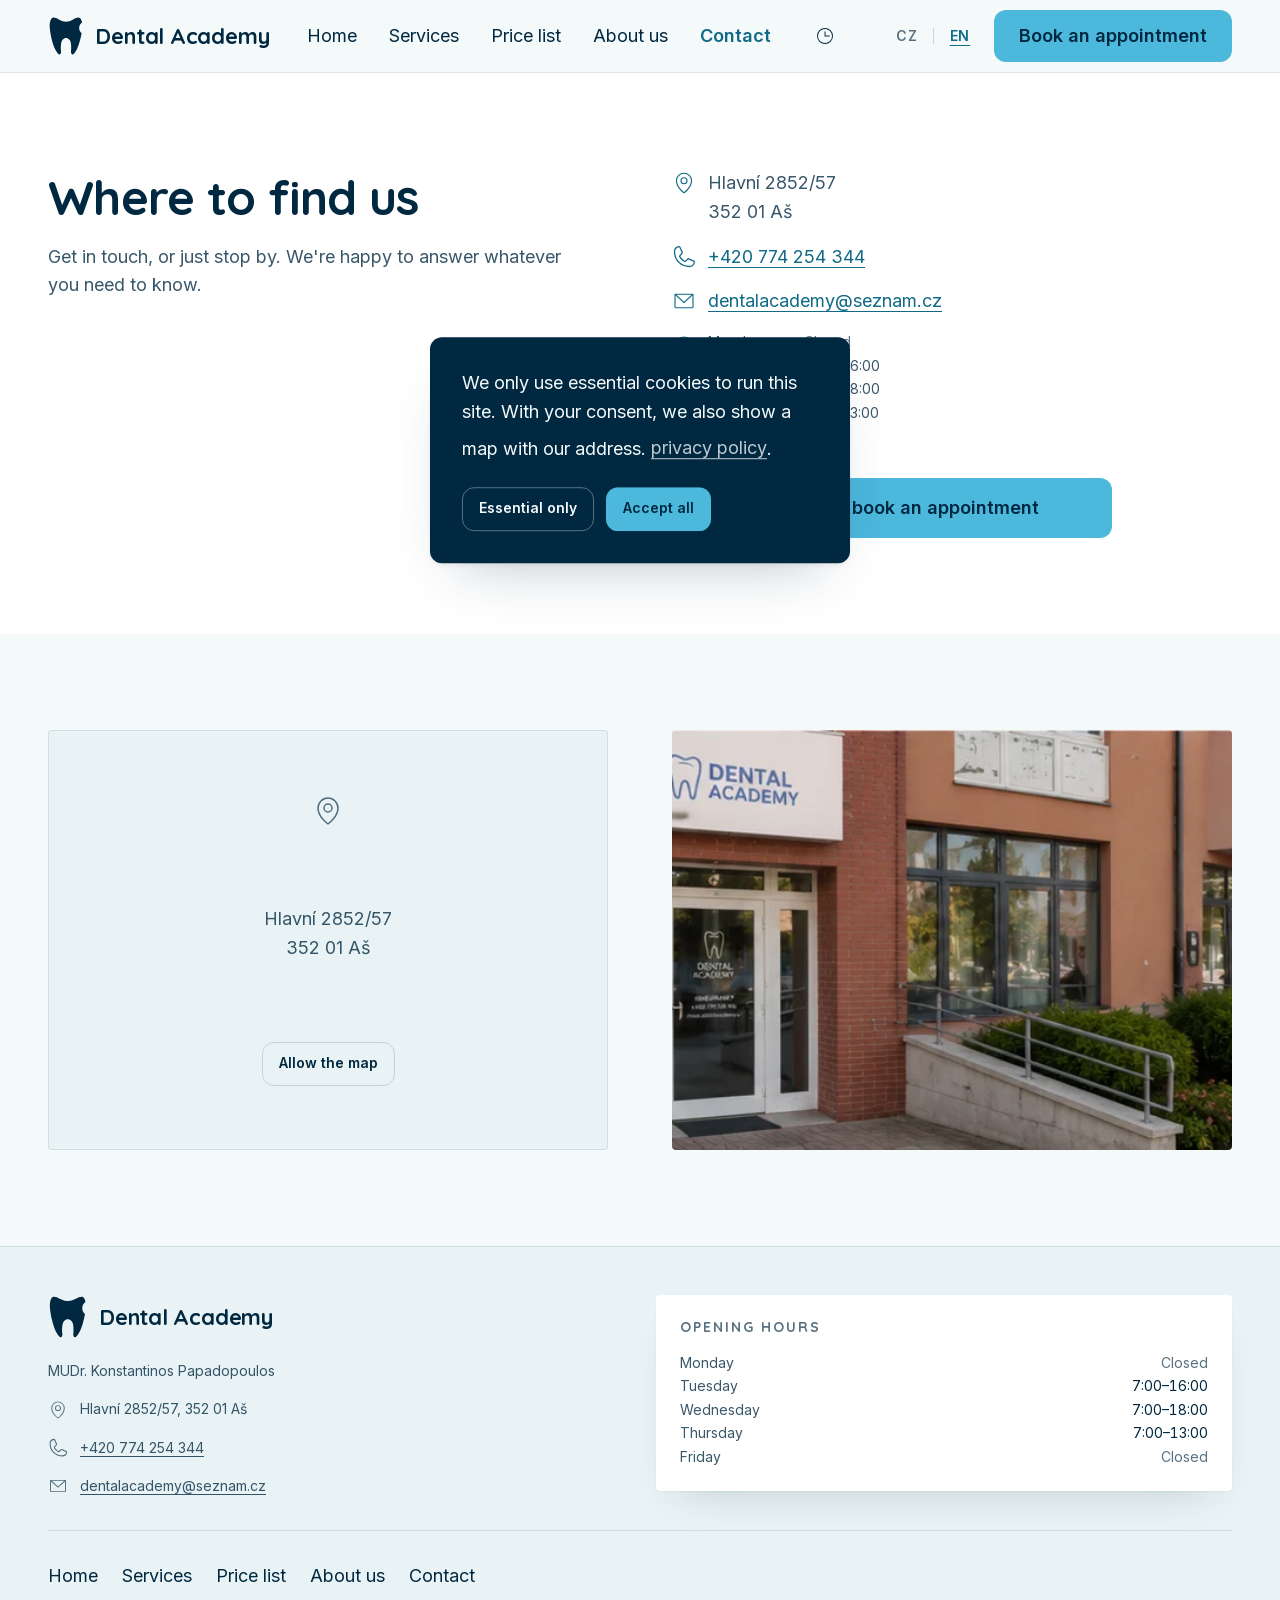
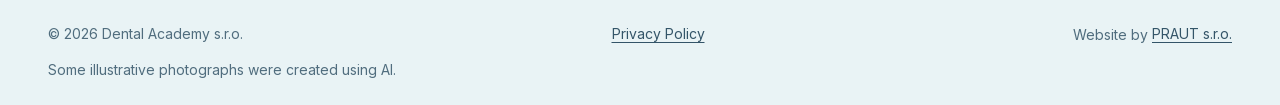
<file: en/contact/index.html>
<!DOCTYPE html><html lang="en" data-beasties-container><head>
    <meta charset="utf-8">
    <title>Contact, Dental Academy</title>
    <base href="/">
    <meta name="viewport" content="width=device-width, initial-scale=1">
    <link rel="icon" type="image/x-icon" href="favicon.ico">
    <link rel="apple-touch-icon" href="apple-touch-icon.png">

  <style>@font-face{font-family:Quicksand;font-style:normal;font-weight:700;font-display:swap;src:url("./media/quicksand-700-latin-ext-optimized-O6MUIEZ3.woff2") format("woff2");unicode-range:U+0100-02BA,U+02BD-02C5,U+02C7-02CC,U+02CE-02D7,U+02DD-02FF,U+0304,U+0308,U+0329,U+1D00-1DBF,U+1E00-1E9F,U+1EF2-1EFF,U+2020,U+20A0-20AB,U+20AD-20C0,U+2113,U+2C60-2C7F,U+A720-A7FF}@font-face{font-family:Quicksand;font-style:normal;font-weight:700;font-display:swap;src:url("./media/quicksand-700-latin-optimized-QVDMFVZS.woff2") format("woff2");unicode-range:U+0000-00FF,U+0131,U+0152-0153,U+02BB-02BC,U+02C6,U+02DA,U+02DC,U+0304,U+0308,U+0329,U+2000-206F,U+20AC,U+2122,U+2191,U+2193,U+2212,U+2215,U+FEFF,U+FFFD}@font-face{font-family:Inter;font-style:normal;font-weight:400;font-display:swap;src:url("./media/inter-400-latin-ext-optimized-43ESOUTK.woff2") format("woff2");unicode-range:U+0100-02BA,U+02BD-02C5,U+02C7-02CC,U+02CE-02D7,U+02DD-02FF,U+0304,U+0308,U+0329,U+1D00-1DBF,U+1E00-1E9F,U+1EF2-1EFF,U+2020,U+20A0-20AB,U+20AD-20C0,U+2113,U+2C60-2C7F,U+A720-A7FF}@font-face{font-family:Inter;font-style:normal;font-weight:400;font-display:swap;src:url("./media/inter-400-latin-optimized-SEBSPGC4.woff2") format("woff2");unicode-range:U+0000-00FF,U+0131,U+0152-0153,U+02BB-02BC,U+02C6,U+02DA,U+02DC,U+0304,U+0308,U+0329,U+2000-206F,U+20AC,U+2122,U+2191,U+2193,U+2212,U+2215,U+FEFF,U+FFFD}@font-face{font-family:Inter;font-style:normal;font-weight:600;font-display:swap;src:url("./media/inter-600-latin-ext-optimized-PHTYKVMK.woff2") format("woff2");unicode-range:U+0100-02BA,U+02BD-02C5,U+02C7-02CC,U+02CE-02D7,U+02DD-02FF,U+0304,U+0308,U+0329,U+1D00-1DBF,U+1E00-1E9F,U+1EF2-1EFF,U+2020,U+20A0-20AB,U+20AD-20C0,U+2113,U+2C60-2C7F,U+A720-A7FF}@font-face{font-family:Inter;font-style:normal;font-weight:600;font-display:swap;src:url("./media/inter-600-latin-optimized-3DX67WTJ.woff2") format("woff2");unicode-range:U+0000-00FF,U+0131,U+0152-0153,U+02BB-02BC,U+02C6,U+02DA,U+02DC,U+0304,U+0308,U+0329,U+2000-206F,U+20AC,U+2122,U+2191,U+2193,U+2212,U+2215,U+FEFF,U+FFFD}:root{--da-navy-900: #002840;--da-turquoise-500: #4cb8dc;--da-turquoise-700: #116a87;--da-purple-500: #8c5096;--da-ice-050: #f4f9fa;--da-ice-100: #e9f3f5;--da-white: #ffffff;--da-red-600: #a23b2e;--da-amber-700: #8f5700;--surface: var(--da-ice-050);--panel: var(--da-white);--panel-tint: var(--da-ice-100);--panel-dark: var(--da-navy-900);--ink: var(--da-navy-900);--ink-soft: rgb(0 40 64 / .78);--ink-faint: rgb(0 40 64 / .66);--ink-ghost: rgb(0 40 64 / .1);--ink-inverse: var(--da-ice-050);--accent: var(--da-turquoise-700);--accent-vivid: var(--da-turquoise-500);--rare: var(--da-purple-500);--border: rgb(0 40 64 / .16);--border-soft: rgb(0 40 64 / .1);--good: var(--da-turquoise-700);--bad: var(--da-red-600);--warn: var(--da-amber-700);--font-heading: "Quicksand", sans-serif;--font-body: "Inter", sans-serif;--text-h1: clamp(30px, 4.2vw, 48px);--text-h2: clamp(26px, 3vw, 34px);--text-h3: clamp(22px, 2.2vw, 26px);--text-body: 18px;--text-small: 14px;--leading-h1: 1.2;--leading-h2: 1.25;--leading-h3: 1.3;--leading-body: 1.6;--leading-small: 1.4;--tracking-kicker: .14em;--space-1: 4px;--space-2: 8px;--space-3: 12px;--space-4: 16px;--space-5: 24px;--space-6: 32px;--space-7: 48px;--space-8: 64px;--space-9: 96px;--space-10: 128px;--radius-surface: 4px;--radius-control: 12px;--shadow-sm: 0 1px 2px rgb(0 40 64 / .05), 0 20px 40px -24px rgb(0 40 64 / .22);--shadow-md: 0 2px 4px rgb(0 40 64 / .06), 0 28px 56px -28px rgb(0 40 64 / .28);--motion-fast: .15s;--motion-medium: .25s;--motion-slow: .4s;--motion-zoom: .7s;--motion-crossfade: 2s;--motion-hero-interval: 4s;--ease: cubic-bezier(.4, 0, .2, 1);--z-base: 0;--z-sticky: 100;--z-dropdown: 200;--z-overlay: 300;--z-cookie: 400;--container: 1200px;--container-wide: 1440px;--gutter: clamp(16px, 4vw, 48px);--tap-target-min: 44px;--focus-ring-width: 3px;--focus-ring-offset: 2px;--focus-ring-color: var(--da-turquoise-700)}*,*:before,*:after{box-sizing:border-box}*{margin:0}html{scroll-behavior:smooth;scroll-padding-top:var(--space-9);-webkit-text-size-adjust:100%}body{background:var(--surface);color:var(--ink);font-family:var(--font-body);font-size:var(--text-body);line-height:var(--leading-body);font-weight:400;-webkit-font-smoothing:antialiased;text-rendering:optimizeLegibility;min-height:100dvh}h1,h2{font-family:var(--font-heading);font-weight:700;text-wrap:balance}h1{font-size:var(--text-h1);line-height:var(--leading-h1);letter-spacing:-.015em}h2{font-size:var(--text-h2);line-height:var(--leading-h2)}p{text-wrap:pretty}a{color:var(--accent);text-underline-offset:.2em;transition:color var(--motion-fast) var(--ease)}img,svg{display:block;max-width:100%}button{font:inherit;color:inherit}@media(prefers-reduced-motion:reduce){html{scroll-behavior:auto}*,*:before,*:after{animation-duration:.01ms!important;animation-iteration-count:1!important;transition-duration:.01ms!important;scroll-behavior:auto!important}}
</style><link rel="stylesheet" href="styles-Z6CKCNIZ.css" media="print" onload="this.media='all'"><noscript><link rel="stylesheet" href="styles-Z6CKCNIZ.css"></noscript><style ng-app-id="ng">main[_ngcontent-ng-c197762682]{display:block;outline:none}</style><meta name="description" content="Contact Dental Academy dental clinic in Aš. Address, phone number, opening hours and map."><meta name="robots" content="index, follow, max-image-preview:large"><meta property="og:title" content="Contact, Dental Academy"><meta property="og:description" content="Contact Dental Academy dental clinic in Aš. Address, phone number, opening hours and map."><meta property="og:url" content="https://dentalacademyas.cz/en/contact/"><meta property="og:type" content="website"><meta property="og:site_name" content="Dental Academy"><meta property="og:locale" content="en_GB"><meta property="og:image" content="https://dentalacademyas.cz/apple-touch-icon.png"><meta name="twitter:card" content="summary"><meta name="twitter:title" content="Contact, Dental Academy"><meta name="twitter:description" content="Contact Dental Academy dental clinic in Aš. Address, phone number, opening hours and map."><style ng-app-id="ng">a[_ngcontent-ng-c2454751825]{position:absolute;z-index:var(--z-cookie);top:0;left:var(--space-4);transform:translateY(-120%);display:inline-flex;align-items:center;min-height:var(--tap-target-min);padding-inline:var(--space-5);background:var(--panel);color:var(--ink);border-radius:var(--radius-control);box-shadow:var(--shadow-md);text-decoration:none;font-weight:600;transition:transform var(--motion-fast) var(--ease)}a[_ngcontent-ng-c2454751825]:focus-visible{transform:translateY(var(--space-3))}</style><style ng-app-id="ng">header[_ngcontent-ng-c871143590]{position:sticky;top:0;z-index:var(--z-sticky);background:color-mix(in srgb,var(--surface) 88%,transparent);-webkit-backdrop-filter:blur(10px);backdrop-filter:blur(10px);border-bottom:1px solid var(--border-soft)}.bar[_ngcontent-ng-c871143590]{display:flex;align-items:center;justify-content:space-between;gap:var(--space-5);min-height:72px}.brand[_ngcontent-ng-c871143590]{display:inline-flex;color:var(--ink);text-decoration:none;flex:none}.desktop[_ngcontent-ng-c871143590]{display:none}nav.desktop[_ngcontent-ng-c871143590]   ul[_ngcontent-ng-c871143590]{list-style:none;padding:0;display:flex;align-items:center;gap:var(--space-6)}.hours[_ngcontent-ng-c871143590]{position:relative}.hours[_ngcontent-ng-c871143590]   summary[_ngcontent-ng-c871143590]{display:inline-flex;align-items:center;justify-content:center;min-width:var(--tap-target-min);min-height:var(--tap-target-min);color:var(--ink);cursor:pointer;list-style:none;transition:color var(--motion-fast) var(--ease)}.hours[_ngcontent-ng-c871143590]   summary[_ngcontent-ng-c871143590]::-webkit-details-marker{display:none}.hours[_ngcontent-ng-c871143590]   summary[_ngcontent-ng-c871143590]:hover, .hours[open][_ngcontent-ng-c871143590]   summary[_ngcontent-ng-c871143590]{color:var(--accent)}.hours-card[_ngcontent-ng-c871143590]{position:absolute;top:calc(100% + var(--space-3));right:0;z-index:var(--z-dropdown);padding:var(--space-4) var(--space-5);background:var(--panel);border-radius:var(--radius-surface);box-shadow:var(--shadow-md)}.hours-card[_ngcontent-ng-c871143590]   dl[_ngcontent-ng-c871143590]{margin:0;display:grid;grid-template-columns:auto 1fr;gap:var(--space-1) var(--space-4);font-size:var(--text-small);line-height:var(--leading-small);white-space:nowrap}.hours-card[_ngcontent-ng-c871143590]   dt[_ngcontent-ng-c871143590]{color:var(--ink-soft)}.hours-card[_ngcontent-ng-c871143590]   dd[_ngcontent-ng-c871143590]{margin:0;font-variant-numeric:tabular-nums}.hours-card[_ngcontent-ng-c871143590]   dd.closed[_ngcontent-ng-c871143590]{color:var(--ink-faint)}.actions[_ngcontent-ng-c871143590]{display:flex;align-items:center;gap:var(--space-3);flex:none}.burger[_ngcontent-ng-c871143590]{display:inline-flex;align-items:center;justify-content:center;min-width:var(--tap-target-min);min-height:var(--tap-target-min);background:transparent;border:0;border-radius:var(--radius-control);color:var(--ink);cursor:pointer;transition:background-color var(--motion-fast) var(--ease)}.burger[_ngcontent-ng-c871143590]:hover{background:var(--ink-ghost)}.cta[_ngcontent-ng-c871143590]{display:none}@media(min-width:480px){.cta[_ngcontent-ng-c871143590]{display:inline-flex}}@media(min-width:1280px){.desktop[_ngcontent-ng-c871143590]{display:inline-flex}.burger[_ngcontent-ng-c871143590]{display:none}}</style><style ng-app-id="ng">footer[_ngcontent-ng-c4214038375]{background:var(--panel-tint);border-top:1px solid var(--border-soft);padding-block:var(--space-7) var(--space-5)}.grid[_ngcontent-ng-c4214038375]{display:grid;grid-template-columns:minmax(0,1fr);align-items:start;gap:var(--space-6)}@media(min-width:768px){.grid[_ngcontent-ng-c4214038375]{grid-template-columns:repeat(2,minmax(0,1fr))}}.hours-wrap[_ngcontent-ng-c4214038375]{width:100%;min-width:0}.brand[_ngcontent-ng-c4214038375]{min-width:0}h2[_ngcontent-ng-c4214038375]{font-size:var(--text-small);letter-spacing:var(--tracking-kicker);text-transform:uppercase;color:var(--ink-faint);margin-bottom:var(--space-4)}.card[_ngcontent-ng-c4214038375]{padding:var(--space-5);background:var(--panel);border-radius:var(--radius-surface);box-shadow:var(--shadow-sm)}.doctor[_ngcontent-ng-c4214038375]{margin-top:var(--space-3);color:var(--ink-soft);font-size:var(--text-small)}.contact[_ngcontent-ng-c4214038375], .links[_ngcontent-ng-c4214038375], .legal[_ngcontent-ng-c4214038375]{list-style:none;padding:0}.contact[_ngcontent-ng-c4214038375]{display:flex;flex-direction:column;gap:var(--space-4);margin-top:var(--space-4);font-size:var(--text-small);line-height:var(--leading-body)}.contact[_ngcontent-ng-c4214038375]   li[_ngcontent-ng-c4214038375]{display:flex;align-items:center;gap:var(--space-3);margin:0;padding:0;color:var(--ink-soft)}.contact[_ngcontent-ng-c4214038375]   da-icon[_ngcontent-ng-c4214038375]{display:flex;align-items:center;justify-content:center;width:20px;height:20px;flex-shrink:0;color:var(--ink-faint)}.contact[_ngcontent-ng-c4214038375]   a[_ngcontent-ng-c4214038375], .contact[_ngcontent-ng-c4214038375]   span[_ngcontent-ng-c4214038375]{margin:0;padding:0;min-height:0;font-size:inherit;line-height:inherit;min-width:0;max-width:100%;overflow-wrap:anywhere}.hours[_ngcontent-ng-c4214038375]{margin:0;display:grid;grid-template-columns:minmax(0,1fr) auto;gap:var(--space-1) var(--space-4);font-size:var(--text-small);line-height:var(--leading-small)}.hours[_ngcontent-ng-c4214038375]   dt[_ngcontent-ng-c4214038375]{color:var(--ink-soft)}.hours[_ngcontent-ng-c4214038375]   dd[_ngcontent-ng-c4214038375]{margin:0;text-align:right;font-variant-numeric:tabular-nums}.hours[_ngcontent-ng-c4214038375]   dd.closed[_ngcontent-ng-c4214038375]{color:var(--ink-faint)}.navigation[_ngcontent-ng-c4214038375]{margin-top:var(--space-6);padding-block:var(--space-5) 0;border-top:1px solid var(--border-soft)}.links[_ngcontent-ng-c4214038375], .legal[_ngcontent-ng-c4214038375]{display:flex;flex-wrap:wrap;align-items:center;gap:var(--space-2) var(--space-5)}.bottom[_ngcontent-ng-c4214038375]{margin-top:var(--space-5);display:flex;flex-wrap:wrap;align-items:baseline;font-size:var(--text-small);color:var(--ink-faint);justify-content:space-between;gap:var(--space-5)}.bottom[_ngcontent-ng-c4214038375]   a[_ngcontent-ng-c4214038375]{align-items:center;margin-block:calc((var(--space-5) - var(--tap-target-min)) / 2)}.copyright[_ngcontent-ng-c4214038375], .credit[_ngcontent-ng-c4214038375], .ai-note[_ngcontent-ng-c4214038375]{font-size:var(--text-small);color:var(--ink-faint)}.copyright[_ngcontent-ng-c4214038375], .credit[_ngcontent-ng-c4214038375]{min-width:0;overflow-wrap:anywhere}.ai-note[_ngcontent-ng-c4214038375]{margin-top:var(--space-3)}</style><style ng-app-id="ng">[_nghost-ng-c3181076983]{display:block;width:min(100% - 2 * var(--gutter),var(--_max, var(--container)));margin-inline:auto}</style><style ng-app-id="ng">[_nghost-ng-c3826198548]{display:inline-flex;align-items:center;gap:var(--space-3);color:inherit}.mark[_ngcontent-ng-c3826198548]{height:max(32px,1px * var(--_size, 40));width:auto;aspect-ratio:103.21/116.48}.wordmark[_ngcontent-ng-c3826198548]{font-family:var(--font-heading);font-weight:700;font-size:clamp(18px,2vw,22px);line-height:1.1;letter-spacing:-.01em;white-space:nowrap}</style><style ng-app-id="ng">[_nghost-ng-c3883181231]{display:inline-flex;flex:none;color:inherit}svg[_ngcontent-ng-c3883181231]{width:calc(1px * var(--_size, 24));height:calc(1px * var(--_size, 24))}</style><style ng-app-id="ng">[_nghost-ng-c4016984144]{color:var(--accent);text-underline-offset:.2em;transition:color var(--motion-fast) var(--ease)}.variant-inline[_nghost-ng-c4016984144]{text-decoration:underline}.variant-inline[_nghost-ng-c4016984144]:hover{color:var(--ink)}.variant-nav[_nghost-ng-c4016984144]{color:var(--ink);text-decoration:none;display:inline-flex;align-items:center;min-height:var(--tap-target-min)}.variant-nav[_nghost-ng-c4016984144]:hover{color:var(--accent)}.variant-quiet[_nghost-ng-c4016984144]{color:var(--ink-soft);text-decoration:underline;text-decoration-color:currentColor;display:inline-flex;align-items:center;min-height:var(--tap-target-min)}.variant-quiet[_nghost-ng-c4016984144]:hover{color:var(--ink)}.is-active[_nghost-ng-c4016984144]{color:var(--accent);font-weight:700}</style><style ng-app-id="ng">[_nghost-ng-c1360616720]{display:contents}.banner[_ngcontent-ng-c1360616720]{position:fixed;top:50%;left:50%;transform:translate(-50%,-50%);z-index:var(--z-cookie);width:calc(100% - var(--space-4) * 2);max-width:420px;display:grid;gap:var(--space-4);padding:var(--space-6);background:var(--panel-dark);border-radius:var(--radius-control);box-shadow:var(--shadow-md);--ink: var(--ink-inverse);--ink-soft: rgb(244 249 250 / .78);--border: rgb(244 249 250 / .35);--accent: var(--accent-vivid);color:var(--ink);animation:_ngcontent-ng-c1360616720_fade-in var(--motion-slow) var(--ease)}.actions[_ngcontent-ng-c1360616720]{display:flex;flex-wrap:wrap;gap:var(--space-3)}@keyframes _ngcontent-ng-c1360616720_fade-in{0%{opacity:0;transform:translate(-50%,-50%) scale(.96)}to{opacity:1;transform:translate(-50%,-50%) scale(1)}}</style><style ng-app-id="ng">nav[_ngcontent-ng-c47568377]{display:inline-flex;align-items:center;gap:var(--space-1)}a[_ngcontent-ng-c47568377]{display:inline-flex;align-items:center;justify-content:center;min-width:var(--tap-target-min);min-height:var(--tap-target-min);color:var(--ink-faint);text-decoration:none;font-size:var(--text-small);font-weight:600;letter-spacing:.06em;border-radius:var(--radius-control);transition:color var(--motion-fast) var(--ease)}a[_ngcontent-ng-c47568377]:hover{color:var(--ink)}a.is-current[_ngcontent-ng-c47568377]{color:var(--accent);text-decoration:underline;text-underline-offset:.3em}.sep[_ngcontent-ng-c47568377]{width:1px;height:16px;background:var(--border)}.sr-only[_ngcontent-ng-c47568377]{position:absolute;width:1px;height:1px;padding:0;margin:-1px;overflow:hidden;clip-path:inset(50%);white-space:nowrap;border:0}</style><style ng-app-id="ng">[_nghost-ng-c1597601124]{display:inline-flex;align-items:center;justify-content:center;gap:var(--space-2);border-radius:var(--radius-control);border:1px solid transparent;font-family:var(--font-body);font-weight:600;line-height:1.2;text-align:center;text-decoration:none;cursor:pointer;max-width:100%;transition:background-color var(--motion-fast) var(--ease),border-color var(--motion-fast) var(--ease),color var(--motion-fast) var(--ease)}.size-sm[_nghost-ng-c1597601124]{min-height:var(--tap-target-min);padding-inline:var(--space-4);font-size:var(--text-small)}.size-md[_nghost-ng-c1597601124]{min-height:52px;padding-inline:var(--space-5);font-size:var(--text-body)}.size-lg[_nghost-ng-c1597601124]{min-height:60px;padding-inline:var(--space-6);font-size:var(--text-body)}.appearance-primary[_nghost-ng-c1597601124]{background:var(--accent-vivid);color:var(--da-navy-900)}.appearance-primary[_nghost-ng-c1597601124]:hover{background:var(--accent);color:var(--ink-inverse)}.appearance-secondary[_nghost-ng-c1597601124]{background:transparent;border-color:var(--border);color:var(--ink)}.appearance-secondary[_nghost-ng-c1597601124]:hover{border-color:var(--accent);color:var(--accent)}.appearance-ghost[_nghost-ng-c1597601124]{background:transparent;color:var(--accent);padding-inline:var(--space-3)}.appearance-ghost[_nghost-ng-c1597601124]:hover{background:var(--ink-ghost)}.is-full[_nghost-ng-c1597601124]{width:100%}.is-loading[_nghost-ng-c1597601124], [disabled][_nghost-ng-c1597601124]{opacity:.55;cursor:not-allowed;pointer-events:none}</style><style ng-app-id="ng">.intro-grid[_ngcontent-ng-c2395325955]{display:grid;gap:var(--space-7)}@media(min-width:480px){.intro-grid[_ngcontent-ng-c2395325955]{grid-template-columns:1fr 1fr;align-items:start;gap:var(--space-8)}}.lede[_ngcontent-ng-c2395325955]{margin-top:var(--space-4);max-width:48ch;color:var(--ink-soft)}.map-grid[_ngcontent-ng-c2395325955]{display:grid;gap:var(--space-6)}@media(min-width:480px){.map-grid[_ngcontent-ng-c2395325955]{grid-template-columns:1fr 1fr;gap:var(--space-8)}}.map-grid[_ngcontent-ng-c2395325955]   da-map-embed[_ngcontent-ng-c2395325955]{display:block}.photo[_ngcontent-ng-c2395325955]{aspect-ratio:4/3;overflow:hidden;border-radius:var(--radius-surface)}.photo[_ngcontent-ng-c2395325955]   img[_ngcontent-ng-c2395325955]{width:100%;height:100%;object-fit:cover;transition:transform var(--motion-zoom) var(--ease)}.photo[_ngcontent-ng-c2395325955]:hover   img[_ngcontent-ng-c2395325955]{transform:scale(1.04)}</style><style ng-app-id="ng">[_nghost-ng-c2319155291]{display:block}.tone-surface[_nghost-ng-c2319155291]{background:var(--surface)}.tone-panel[_nghost-ng-c2319155291]{background:var(--panel)}.tone-tint[_nghost-ng-c2319155291]{background:var(--panel-tint)}.tone-dark[_nghost-ng-c2319155291]{background:var(--panel-dark);--ink: var(--ink-inverse);--ink-soft: rgb(244 249 250 / .78);--ink-faint: rgb(244 249 250 / .62);--ink-ghost: rgb(244 249 250 / .12);--border: rgb(244 249 250 / .35);--border-soft: rgb(244 249 250 / .18);--accent: var(--accent-vivid);color:var(--ink)}.spacing-tight[_nghost-ng-c2319155291]{padding-block:var(--space-7)}.spacing-normal[_nghost-ng-c2319155291]{padding-block:var(--space-9)}.spacing-loose[_nghost-ng-c2319155291]{padding-block:var(--space-10)}</style><style ng-app-id="ng">[_nghost-ng-c2641877686]{display:block}.details[_ngcontent-ng-c2641877686]{display:grid;gap:var(--space-6);max-width:40ch}.rows[_ngcontent-ng-c2641877686]{list-style:none;padding:0;display:grid;gap:var(--space-4)}.rows[_ngcontent-ng-c2641877686]   li[_ngcontent-ng-c2641877686]{display:grid;grid-template-columns:auto 1fr;gap:var(--space-3);align-items:start;color:var(--ink-soft)}.rows[_ngcontent-ng-c2641877686]   da-icon[_ngcontent-ng-c2641877686]{margin-top:2px;color:var(--accent)}.hours[_ngcontent-ng-c2641877686]{margin:0;display:grid;grid-template-columns:auto 1fr;gap:var(--space-1) var(--space-4);font-size:var(--text-small);line-height:var(--leading-small)}.hours[_ngcontent-ng-c2641877686]   dt[_ngcontent-ng-c2641877686]{color:var(--ink-soft)}.hours[_ngcontent-ng-c2641877686]   dd[_ngcontent-ng-c2641877686]{margin:0;font-variant-numeric:tabular-nums}.hours[_ngcontent-ng-c2641877686]   dd.closed[_ngcontent-ng-c2641877686]{color:var(--ink-faint)}</style><style ng-app-id="ng">[_nghost-ng-c1162495100]{display:block}.map[_ngcontent-ng-c1162495100]{width:100%;aspect-ratio:4/3;border:0;border-radius:var(--radius-surface)}.placeholder[_ngcontent-ng-c1162495100]{aspect-ratio:4/3;display:grid;place-items:center;gap:var(--space-4);padding:var(--space-6);text-align:center;background:var(--panel-tint);border:1px solid var(--border-soft);border-radius:var(--radius-surface);color:var(--ink-soft)}.placeholder[_ngcontent-ng-c1162495100]   da-icon[_ngcontent-ng-c1162495100]{color:var(--ink-faint)}</style><link rel="canonical" href="https://dentalacademyas.cz/en/contact/"><link rel="alternate" href="https://dentalacademyas.cz/kontakt/" hreflang="cs"><link rel="alternate" href="https://dentalacademyas.cz/en/contact/" hreflang="en"><link rel="alternate" href="https://dentalacademyas.cz/kontakt/" hreflang="x-default"><script id="clinic-schema" type="application/ld+json">{"@context":"https://schema.org","@type":"Dentist","@id":"https://dentalacademyas.cz/#clinic","name":"Dental Academy s.r.o.","url":"https://dentalacademyas.cz/","telephone":"+420 774 254 344","email":"dentalacademy@seznam.cz","address":{"@type":"PostalAddress","streetAddress":"Hlavní 2852/57","addressLocality":"Aš","postalCode":"352 01","addressCountry":"CZ"},"openingHoursSpecification":[{"@type":"OpeningHoursSpecification","dayOfWeek":"Tuesday","opens":"07:00","closes":"16:00"},{"@type":"OpeningHoursSpecification","dayOfWeek":"Wednesday","opens":"07:00","closes":"18:00"},{"@type":"OpeningHoursSpecification","dayOfWeek":"Thursday","opens":"07:00","closes":"13:00"}]}</script></head>
  <body><!--nghm--><script type="text/javascript" id="ng-event-dispatch-contract">(()=>{function p(t,n,r,o,e,i,f,m){return{eventType:t,event:n,targetElement:r,eic:o,timeStamp:e,eia:i,eirp:f,eiack:m}}function u(t){let n=[],r=e=>{n.push(e)};return{c:t,q:n,et:[],etc:[],d:r,h:e=>{r(p(e.type,e,e.target,t,Date.now()))}}}function s(t,n,r){for(let o=0;o<n.length;o++){let e=n[o];(r?t.etc:t.et).push(e),t.c.addEventListener(e,t.h,r)}}function c(t,n,r,o,e=window){let i=u(t);e._ejsas||(e._ejsas={}),e._ejsas[n]=i,s(i,r),s(i,o,!0)}window.__jsaction_bootstrap=c;})();
</script><script>window.__jsaction_bootstrap(document.body,"ng",["click"],[]);</script>
    <app-root ng-version="21.2.20" _nghost-ng-c197762682 ngh="9" ng-server-context="ssg"><da-skip-link _ngcontent-ng-c197762682 _nghost-ng-c2454751825 ngh="0"><a _ngcontent-ng-c2454751825 fragment="obsah" queryparamshandling="preserve" href="/en/contact#obsah" jsaction="click:;">Skip to main content</a></da-skip-link><da-header _ngcontent-ng-c197762682 _nghost-ng-c871143590 ngh="3"><header _ngcontent-ng-c871143590><da-container _ngcontent-ng-c871143590 width="wide" _nghost-ng-c3181076983 style="--_max: var(--container-wide);" ngh="0"><div _ngcontent-ng-c871143590 class="bar"><a _ngcontent-ng-c871143590 class="brand" aria-label="Dental Academy, domovská stránka" href="/en" jsaction="click:;"><da-logo _ngcontent-ng-c871143590 _nghost-ng-c3826198548 style="--_size: 40;" ngh="1"><svg _ngcontent-ng-c3826198548="" viewBox="85.02 15.29 103.21 116.48" fill="currentColor" aria-hidden="true" focusable="false" class="mark"><path _ngcontent-ng-c3826198548="" fill-rule="nonzero" d="M 155.742188 26.761719 C 146.433594 31.835938 137.515625 31.667969 137.515625 31.667969 C 137.515625 31.667969 128.539062 31.835938 119.230469 26.761719 C 108.804688 21.132812 103.285156 19.292969 98.9375 20.183594 C 94.589844 21.019531 89.015625 29.882812 90.074219 48.671875 C 91.078125 67.457031 99.105469 99.289062 105.851562 111.773438 C 112.652344 124.316406 116.832031 127.773438 119.230469 127.273438 C 121.683594 126.714844 123.96875 121.699219 122.910156 115.621094 C 121.851562 109.546875 122.238281 92.429688 125.863281 86.578125 C 130.882812 78.382812 137.515625 79.273438 137.515625 79.273438 C 137.515625 79.273438 144.09375 78.382812 149.164062 86.578125 C 152.789062 92.429688 153.125 109.546875 152.121094 115.621094 C 151.0625 121.699219 153.347656 126.714844 155.742188 127.273438 C 158.195312 127.773438 162.378906 124.316406 169.121094 111.773438 C 174.140625 102.519531 179.824219 82.730469 182.890625 65.449219 C 182.835938 65.449219 182.835938 65.449219 182.835938 65.449219 C 179.492188 62.664062 175.699219 57.867188 175.699219 50.230469 C 175.699219 40.8125 181.722656 35.738281 184.230469 34.007812 C 182.667969 25.203125 179.101562 20.796875 176.089844 20.183594 C 175.421875 20.015625 174.695312 19.960938 173.972656 19.960938 C 169.902344 19.960938 164.550781 22.023438 155.742188 26.761719 Z M 184.230469 34.007812 Z M 184.230469 34.007812 "/></svg><span _ngcontent-ng-c3826198548 class="wordmark">Dental Academy</span><!----></da-logo></a><nav _ngcontent-ng-c871143590 class="desktop" aria-label="Main navigation"><ul _ngcontent-ng-c871143590><li _ngcontent-ng-c871143590><a _ngcontent-ng-c871143590 dalink variant="nav" routerlinkactive="is-active" _nghost-ng-c4016984144 class="variant-nav" href="/en" ngh="0" jsaction="click:;"> Home </a></li><li _ngcontent-ng-c871143590><a _ngcontent-ng-c871143590 dalink variant="nav" routerlinkactive="is-active" _nghost-ng-c4016984144 class="variant-nav" href="/en/services" ngh="0" jsaction="click:;"> Services </a></li><li _ngcontent-ng-c871143590><a _ngcontent-ng-c871143590 dalink variant="nav" routerlinkactive="is-active" _nghost-ng-c4016984144 class="variant-nav" href="/en/prices" ngh="0" jsaction="click:;"> Price list </a></li><li _ngcontent-ng-c871143590><a _ngcontent-ng-c871143590 dalink variant="nav" routerlinkactive="is-active" _nghost-ng-c4016984144 class="variant-nav" href="/en/about" ngh="0" jsaction="click:;"> About us </a></li><li _ngcontent-ng-c871143590><a _ngcontent-ng-c871143590 dalink variant="nav" routerlinkactive="is-active" _nghost-ng-c4016984144 class="variant-nav is-active" href="/en/contact" ngh="0" jsaction="click:;"> Contact </a></li><!----><li _ngcontent-ng-c871143590><details _ngcontent-ng-c871143590 class="hours"><summary _ngcontent-ng-c871143590 title="Opening hours" aria-label="Opening hours"><da-icon _ngcontent-ng-c871143590 name="clock" _nghost-ng-c3883181231 style="--_size: 20;" ngh="2"><svg _ngcontent-ng-c3883181231="" viewBox="0 0 256 256" fill="currentColor" focusable="false" aria-hidden="true"><g _ngcontent-ng-c3883181231="" transform-origin="128 128"><path _ngcontent-ng-c3883181231="" d="M128,26A102,102,0,1,0,230,128,102.12,102.12,0,0,0,128,26Zm0,192a90,90,0,1,1,90-90A90.1,90.1,0,0,1,128,218Zm62-90a6,6,0,0,1-6,6H128a6,6,0,0,1-6-6V72a6,6,0,0,1,12,0v50h50A6,6,0,0,1,190,128Z"/><!----></g></svg></da-icon></summary><div _ngcontent-ng-c871143590 class="hours-card"><dl _ngcontent-ng-c871143590><dt _ngcontent-ng-c871143590>Monday</dt><dd _ngcontent-ng-c871143590 class="closed">Closed</dd><dt _ngcontent-ng-c871143590>Tuesday</dt><dd _ngcontent-ng-c871143590 class>7:00–16:00</dd><dt _ngcontent-ng-c871143590>Wednesday</dt><dd _ngcontent-ng-c871143590 class>7:00–18:00</dd><dt _ngcontent-ng-c871143590>Thursday</dt><dd _ngcontent-ng-c871143590 class>7:00–13:00</dd><dt _ngcontent-ng-c871143590>Friday</dt><dd _ngcontent-ng-c871143590 class="closed">Closed</dd><!----></dl></div></details></li></ul></nav><div _ngcontent-ng-c871143590 class="actions"><da-language-switcher _ngcontent-ng-c871143590 class="desktop" _nghost-ng-c47568377 ngh="0"><nav _ngcontent-ng-c47568377 aria-label="Volba jazyka / Language"><a _ngcontent-ng-c47568377 hreflang="cs" lang="cs" class href="/" jsaction="click:;"><span _ngcontent-ng-c47568377 aria-hidden="true" class="abbr">CZ</span><span _ngcontent-ng-c47568377 class="sr-only">Čeština</span></a><span _ngcontent-ng-c47568377 aria-hidden="true" class="sep"></span><a _ngcontent-ng-c47568377 hreflang="en" lang="en" class="is-current" href="/" aria-current="true" jsaction="click:;"><span _ngcontent-ng-c47568377 aria-hidden="true" class="abbr">EN</span><span _ngcontent-ng-c47568377 class="sr-only">English</span></a></nav></da-language-switcher><a _ngcontent-ng-c871143590 dabutton class="cta appearance-primary da-btn size-md" _nghost-ng-c1597601124 href="tel:+420774254344" ngh="0">Book an appointment</a><button _ngcontent-ng-c871143590 type="button" class="burger" aria-label="Open menu" aria-expanded="false" jsaction="click:;"><da-icon _ngcontent-ng-c871143590 name="list" _nghost-ng-c3883181231 style="--_size: 24;" ngh="2"><svg _ngcontent-ng-c3883181231="" viewBox="0 0 256 256" fill="currentColor" focusable="false" aria-hidden="true"><g _ngcontent-ng-c3883181231="" transform-origin="128 128"><path _ngcontent-ng-c3883181231="" d="M222,128a6,6,0,0,1-6,6H40a6,6,0,0,1,0-12H216A6,6,0,0,1,222,128ZM40,70H216a6,6,0,0,0,0-12H40a6,6,0,0,0,0,12ZM216,186H40a6,6,0,0,0,0,12H216a6,6,0,0,0,0-12Z"/><!----></g></svg></da-icon></button></div></div></da-container></header><!----><!----></da-header><main _ngcontent-ng-c197762682 id="obsah" tabindex="-1"><router-outlet _ngcontent-ng-c197762682></router-outlet><da-kontakt-page _nghost-ng-c2395325955 ngh="6"><da-section _ngcontent-ng-c2395325955 tone="panel" _nghost-ng-c2319155291 class="spacing-normal tone-panel" ngh="0"><da-container _ngcontent-ng-c2395325955 _nghost-ng-c3181076983 style="--_max: var(--container);" ngh="0"><div _ngcontent-ng-c2395325955 class="intro-grid"><div _ngcontent-ng-c2395325955 class="text"><h1 _ngcontent-ng-c2395325955>Where to find us</h1><p _ngcontent-ng-c2395325955 class="lede">Get in touch, or just stop by. We're happy to answer whatever you need to know.</p></div><da-contact-details _ngcontent-ng-c2395325955 _nghost-ng-c2641877686 ngh="4"><div _ngcontent-ng-c2641877686 class="details"><ul _ngcontent-ng-c2641877686 class="rows"><li _ngcontent-ng-c2641877686><da-icon _ngcontent-ng-c2641877686 name="map-pin" _nghost-ng-c3883181231 style="--_size: 24;" ngh="2"><svg _ngcontent-ng-c3883181231="" viewBox="0 0 256 256" fill="currentColor" focusable="false" aria-hidden="true"><g _ngcontent-ng-c3883181231="" transform-origin="128 128"><path _ngcontent-ng-c3883181231="" d="M128,66a38,38,0,1,0,38,38A38,38,0,0,0,128,66Zm0,64a26,26,0,1,1,26-26A26,26,0,0,1,128,130Zm0-112a86.1,86.1,0,0,0-86,86c0,30.91,14.34,63.74,41.47,94.94a252.32,252.32,0,0,0,41.09,38,6,6,0,0,0,6.88,0,252.32,252.32,0,0,0,41.09-38c27.13-31.2,41.47-64,41.47-94.94A86.1,86.1,0,0,0,128,18Zm0,206.51C113,212.93,54,163.62,54,104a74,74,0,0,1,148,0C202,163.62,143,212.93,128,224.51Z"/><!----></g></svg></da-icon><span _ngcontent-ng-c2641877686>Hlavní 2852/57<br _ngcontent-ng-c2641877686>352 01 Aš</span></li><li _ngcontent-ng-c2641877686><da-icon _ngcontent-ng-c2641877686 name="phone" _nghost-ng-c3883181231 style="--_size: 24;" ngh="2"><svg _ngcontent-ng-c3883181231="" viewBox="0 0 256 256" fill="currentColor" focusable="false" aria-hidden="true"><g _ngcontent-ng-c3883181231="" transform-origin="128 128" transform="scale(1.15)"><path _ngcontent-ng-c3883181231="" d="M221.59,160.3l-47.24-21.17a14,14,0,0,0-13.28,1.22,4.81,4.81,0,0,0-.56.42l-24.69,21a1.88,1.88,0,0,1-1.68.06c-15.87-7.66-32.31-24-40-39.65a1.91,1.91,0,0,1,0-1.68l21.07-25a6.13,6.13,0,0,0,.42-.58,14,14,0,0,0,1.12-13.27L95.73,34.49a14,14,0,0,0-14.56-8.38A54.24,54.24,0,0,0,34,80c0,78.3,63.7,142,142,142a54.25,54.25,0,0,0,53.89-47.17A14,14,0,0,0,221.59,160.3ZM176,210C104.32,210,46,151.68,46,80A42.23,42.23,0,0,1,82.67,38h.23a2,2,0,0,1,1.84,1.31l21.1,47.11a2,2,0,0,1,0,1.67L84.73,113.15a4.73,4.73,0,0,0-.43.57,14,14,0,0,0-.91,13.73c8.87,18.16,27.17,36.32,45.53,45.19a14,14,0,0,0,13.77-1c.19-.13.38-.27.56-.42l24.68-21a1.92,1.92,0,0,1,1.6-.1l47.25,21.17a2,2,0,0,1,1.21,2A42.24,42.24,0,0,1,176,210Z"/><!----></g></svg></da-icon><a _ngcontent-ng-c2641877686 dalink _nghost-ng-c4016984144 href="tel:+420774254344" class="variant-inline" ngh="0">+420 774 254 344</a></li><li _ngcontent-ng-c2641877686><da-icon _ngcontent-ng-c2641877686 name="envelope-simple" _nghost-ng-c3883181231 style="--_size: 24;" ngh="2"><svg _ngcontent-ng-c3883181231="" viewBox="0 0 256 256" fill="currentColor" focusable="false" aria-hidden="true"><g _ngcontent-ng-c3883181231="" transform-origin="128 128"><path _ngcontent-ng-c3883181231="" d="M224,50H32a6,6,0,0,0-6,6V192a14,14,0,0,0,14,14H216a14,14,0,0,0,14-14V56A6,6,0,0,0,224,50ZM208.58,62,128,135.86,47.42,62ZM216,194H40a2,2,0,0,1-2-2V69.64l86,78.78a6,6,0,0,0,8.1,0L218,69.64V192A2,2,0,0,1,216,194Z"/><!----></g></svg></da-icon><a _ngcontent-ng-c2641877686 dalink _nghost-ng-c4016984144 href="mailto:dentalacademy@seznam.cz" class="variant-inline" ngh="0">dentalacademy@seznam.cz</a></li><li _ngcontent-ng-c2641877686><da-icon _ngcontent-ng-c2641877686 name="clock" _nghost-ng-c3883181231 style="--_size: 24;" ngh="2"><svg _ngcontent-ng-c3883181231="" viewBox="0 0 256 256" fill="currentColor" focusable="false" aria-hidden="true"><g _ngcontent-ng-c3883181231="" transform-origin="128 128"><path _ngcontent-ng-c3883181231="" d="M128,26A102,102,0,1,0,230,128,102.12,102.12,0,0,0,128,26Zm0,192a90,90,0,1,1,90-90A90.1,90.1,0,0,1,128,218Zm62-90a6,6,0,0,1-6,6H128a6,6,0,0,1-6-6V72a6,6,0,0,1,12,0v50h50A6,6,0,0,1,190,128Z"/><!----></g></svg></da-icon><dl _ngcontent-ng-c2641877686 class="hours"><dt _ngcontent-ng-c2641877686>Monday</dt><dd _ngcontent-ng-c2641877686 class="closed">Closed</dd><dt _ngcontent-ng-c2641877686>Tuesday</dt><dd _ngcontent-ng-c2641877686 class>7:00–16:00</dd><dt _ngcontent-ng-c2641877686>Wednesday</dt><dd _ngcontent-ng-c2641877686 class>7:00–18:00</dd><dt _ngcontent-ng-c2641877686>Thursday</dt><dd _ngcontent-ng-c2641877686 class>7:00–13:00</dd><dt _ngcontent-ng-c2641877686>Friday</dt><dd _ngcontent-ng-c2641877686 class="closed">Closed</dd><!----></dl></li><!----></ul><a _ngcontent-ng-c2641877686 dabutton size="lg" _nghost-ng-c1597601124 href="tel:+420774254344" class="appearance-primary da-btn size-lg" ngh="0"><da-icon _ngcontent-ng-c2641877686 name="phone" _nghost-ng-c3883181231 style="--_size: 20;" ngh="2"><svg _ngcontent-ng-c3883181231="" viewBox="0 0 256 256" fill="currentColor" focusable="false" aria-hidden="true"><g _ngcontent-ng-c3883181231="" transform-origin="128 128" transform="scale(1.15)"><path _ngcontent-ng-c3883181231="" d="M221.59,160.3l-47.24-21.17a14,14,0,0,0-13.28,1.22,4.81,4.81,0,0,0-.56.42l-24.69,21a1.88,1.88,0,0,1-1.68.06c-15.87-7.66-32.31-24-40-39.65a1.91,1.91,0,0,1,0-1.68l21.07-25a6.13,6.13,0,0,0,.42-.58,14,14,0,0,0,1.12-13.27L95.73,34.49a14,14,0,0,0-14.56-8.38A54.24,54.24,0,0,0,34,80c0,78.3,63.7,142,142,142a54.25,54.25,0,0,0,53.89-47.17A14,14,0,0,0,221.59,160.3ZM176,210C104.32,210,46,151.68,46,80A42.23,42.23,0,0,1,82.67,38h.23a2,2,0,0,1,1.84,1.31l21.1,47.11a2,2,0,0,1,0,1.67L84.73,113.15a4.73,4.73,0,0,0-.43.57,14,14,0,0,0-.91,13.73c8.87,18.16,27.17,36.32,45.53,45.19a14,14,0,0,0,13.77-1c.19-.13.38-.27.56-.42l24.68-21a1.92,1.92,0,0,1,1.6-.1l47.25,21.17a2,2,0,0,1,1.21,2A42.24,42.24,0,0,1,176,210Z"/><!----></g></svg></da-icon> Call and book an appointment </a></div></da-contact-details></div></da-container></da-section><da-section _ngcontent-ng-c2395325955 _nghost-ng-c2319155291 class="spacing-normal tone-surface" ngh="0"><da-container _ngcontent-ng-c2395325955 _nghost-ng-c3181076983 style="--_max: var(--container);" ngh="0"><div _ngcontent-ng-c2395325955 class="map-grid"><da-map-embed _ngcontent-ng-c2395325955 _nghost-ng-c1162495100 ngh="5"><!----><div _ngcontent-ng-c1162495100 class="placeholder"><da-icon _ngcontent-ng-c1162495100 name="map-pin" _nghost-ng-c3883181231 style="--_size: 32;" ngh="2"><svg _ngcontent-ng-c3883181231="" viewBox="0 0 256 256" fill="currentColor" focusable="false" aria-hidden="true"><g _ngcontent-ng-c3883181231="" transform-origin="128 128"><path _ngcontent-ng-c3883181231="" d="M128,66a38,38,0,1,0,38,38A38,38,0,0,0,128,66Zm0,64a26,26,0,1,1,26-26A26,26,0,0,1,128,130Zm0-112a86.1,86.1,0,0,0-86,86c0,30.91,14.34,63.74,41.47,94.94a252.32,252.32,0,0,0,41.09,38,6,6,0,0,0,6.88,0,252.32,252.32,0,0,0,41.09-38c27.13-31.2,41.47-64,41.47-94.94A86.1,86.1,0,0,0,128,18Zm0,206.51C113,212.93,54,163.62,54,104a74,74,0,0,1,148,0C202,163.62,143,212.93,128,224.51Z"/><!----></g></svg></da-icon><p _ngcontent-ng-c1162495100>Hlavní 2852/57<br _ngcontent-ng-c1162495100>352 01 Aš</p><button _ngcontent-ng-c1162495100 dabutton appearance="secondary" size="sm" type="button" _nghost-ng-c1597601124 class="appearance-secondary da-btn size-sm" ngh="0" jsaction="click:;"> Allow the map </button></div><!----></da-map-embed><div _ngcontent-ng-c2395325955 class="photo"><img _ngcontent-ng-c2395325955 loading="lazy" src="img/kontakt-exterier.webp" alt="Entrance to the Dental Academy clinic, Hlavní 2852/57, Aš"></div></div></da-container></da-section></da-kontakt-page><!----></main><!----><da-footer _ngcontent-ng-c197762682 _nghost-ng-c4214038375 ngh="7"><footer _ngcontent-ng-c4214038375><da-container _ngcontent-ng-c4214038375 width="content" _nghost-ng-c3181076983 style="--_max: var(--container);" ngh="0"><div _ngcontent-ng-c4214038375 class="grid"><div _ngcontent-ng-c4214038375 class="brand"><da-logo _ngcontent-ng-c4214038375 _nghost-ng-c3826198548 style="--_size: 44;" ngh="1"><svg _ngcontent-ng-c3826198548="" viewBox="85.02 15.29 103.21 116.48" fill="currentColor" aria-hidden="true" focusable="false" class="mark"><path _ngcontent-ng-c3826198548="" fill-rule="nonzero" d="M 155.742188 26.761719 C 146.433594 31.835938 137.515625 31.667969 137.515625 31.667969 C 137.515625 31.667969 128.539062 31.835938 119.230469 26.761719 C 108.804688 21.132812 103.285156 19.292969 98.9375 20.183594 C 94.589844 21.019531 89.015625 29.882812 90.074219 48.671875 C 91.078125 67.457031 99.105469 99.289062 105.851562 111.773438 C 112.652344 124.316406 116.832031 127.773438 119.230469 127.273438 C 121.683594 126.714844 123.96875 121.699219 122.910156 115.621094 C 121.851562 109.546875 122.238281 92.429688 125.863281 86.578125 C 130.882812 78.382812 137.515625 79.273438 137.515625 79.273438 C 137.515625 79.273438 144.09375 78.382812 149.164062 86.578125 C 152.789062 92.429688 153.125 109.546875 152.121094 115.621094 C 151.0625 121.699219 153.347656 126.714844 155.742188 127.273438 C 158.195312 127.773438 162.378906 124.316406 169.121094 111.773438 C 174.140625 102.519531 179.824219 82.730469 182.890625 65.449219 C 182.835938 65.449219 182.835938 65.449219 182.835938 65.449219 C 179.492188 62.664062 175.699219 57.867188 175.699219 50.230469 C 175.699219 40.8125 181.722656 35.738281 184.230469 34.007812 C 182.667969 25.203125 179.101562 20.796875 176.089844 20.183594 C 175.421875 20.015625 174.695312 19.960938 173.972656 19.960938 C 169.902344 19.960938 164.550781 22.023438 155.742188 26.761719 Z M 184.230469 34.007812 Z M 184.230469 34.007812 "/></svg><span _ngcontent-ng-c3826198548 class="wordmark">Dental Academy</span><!----></da-logo><p _ngcontent-ng-c4214038375 class="doctor">MUDr. Konstantinos Papadopoulos</p><ul _ngcontent-ng-c4214038375 class="contact"><li _ngcontent-ng-c4214038375><da-icon _ngcontent-ng-c4214038375 name="map-pin" _nghost-ng-c3883181231 style="--_size: 20;" ngh="2"><svg _ngcontent-ng-c3883181231="" viewBox="0 0 256 256" fill="currentColor" focusable="false" aria-hidden="true"><g _ngcontent-ng-c3883181231="" transform-origin="128 128"><path _ngcontent-ng-c3883181231="" d="M128,66a38,38,0,1,0,38,38A38,38,0,0,0,128,66Zm0,64a26,26,0,1,1,26-26A26,26,0,0,1,128,130Zm0-112a86.1,86.1,0,0,0-86,86c0,30.91,14.34,63.74,41.47,94.94a252.32,252.32,0,0,0,41.09,38,6,6,0,0,0,6.88,0,252.32,252.32,0,0,0,41.09-38c27.13-31.2,41.47-64,41.47-94.94A86.1,86.1,0,0,0,128,18Zm0,206.51C113,212.93,54,163.62,54,104a74,74,0,0,1,148,0C202,163.62,143,212.93,128,224.51Z"/><!----></g></svg></da-icon><span _ngcontent-ng-c4214038375>Hlavní 2852/57, 352 01 Aš</span></li><li _ngcontent-ng-c4214038375><da-icon _ngcontent-ng-c4214038375 name="phone" _nghost-ng-c3883181231 style="--_size: 20;" ngh="2"><svg _ngcontent-ng-c3883181231="" viewBox="0 0 256 256" fill="currentColor" focusable="false" aria-hidden="true"><g _ngcontent-ng-c3883181231="" transform-origin="128 128" transform="scale(1.15)"><path _ngcontent-ng-c3883181231="" d="M221.59,160.3l-47.24-21.17a14,14,0,0,0-13.28,1.22,4.81,4.81,0,0,0-.56.42l-24.69,21a1.88,1.88,0,0,1-1.68.06c-15.87-7.66-32.31-24-40-39.65a1.91,1.91,0,0,1,0-1.68l21.07-25a6.13,6.13,0,0,0,.42-.58,14,14,0,0,0,1.12-13.27L95.73,34.49a14,14,0,0,0-14.56-8.38A54.24,54.24,0,0,0,34,80c0,78.3,63.7,142,142,142a54.25,54.25,0,0,0,53.89-47.17A14,14,0,0,0,221.59,160.3ZM176,210C104.32,210,46,151.68,46,80A42.23,42.23,0,0,1,82.67,38h.23a2,2,0,0,1,1.84,1.31l21.1,47.11a2,2,0,0,1,0,1.67L84.73,113.15a4.73,4.73,0,0,0-.43.57,14,14,0,0,0-.91,13.73c8.87,18.16,27.17,36.32,45.53,45.19a14,14,0,0,0,13.77-1c.19-.13.38-.27.56-.42l24.68-21a1.92,1.92,0,0,1,1.6-.1l47.25,21.17a2,2,0,0,1,1.21,2A42.24,42.24,0,0,1,176,210Z"/><!----></g></svg></da-icon><a _ngcontent-ng-c4214038375 dalink variant="quiet" _nghost-ng-c4016984144 href="tel:+420774254344" class="variant-quiet" ngh="0">+420 774 254 344</a></li><li _ngcontent-ng-c4214038375><da-icon _ngcontent-ng-c4214038375 name="envelope-simple" _nghost-ng-c3883181231 style="--_size: 20;" ngh="2"><svg _ngcontent-ng-c3883181231="" viewBox="0 0 256 256" fill="currentColor" focusable="false" aria-hidden="true"><g _ngcontent-ng-c3883181231="" transform-origin="128 128"><path _ngcontent-ng-c3883181231="" d="M224,50H32a6,6,0,0,0-6,6V192a14,14,0,0,0,14,14H216a14,14,0,0,0,14-14V56A6,6,0,0,0,224,50ZM208.58,62,128,135.86,47.42,62ZM216,194H40a2,2,0,0,1-2-2V69.64l86,78.78a6,6,0,0,0,8.1,0L218,69.64V192A2,2,0,0,1,216,194Z"/><!----></g></svg></da-icon><a _ngcontent-ng-c4214038375 dalink variant="quiet" _nghost-ng-c4016984144 href="mailto:dentalacademy@seznam.cz" class="variant-quiet" ngh="0">dentalacademy@seznam.cz</a></li></ul></div><div _ngcontent-ng-c4214038375 class="hours-wrap"><div _ngcontent-ng-c4214038375 class="card"><h2 _ngcontent-ng-c4214038375>Opening hours</h2><dl _ngcontent-ng-c4214038375 class="hours"><dt _ngcontent-ng-c4214038375>Monday</dt><dd _ngcontent-ng-c4214038375 class="closed">Closed</dd><dt _ngcontent-ng-c4214038375>Tuesday</dt><dd _ngcontent-ng-c4214038375 class>7:00–16:00</dd><dt _ngcontent-ng-c4214038375>Wednesday</dt><dd _ngcontent-ng-c4214038375 class>7:00–18:00</dd><dt _ngcontent-ng-c4214038375>Thursday</dt><dd _ngcontent-ng-c4214038375 class>7:00–13:00</dd><dt _ngcontent-ng-c4214038375>Friday</dt><dd _ngcontent-ng-c4214038375 class="closed">Closed</dd><!----></dl></div></div><!----></div><nav _ngcontent-ng-c4214038375 class="navigation" aria-label="Footer navigation"><ul _ngcontent-ng-c4214038375 class="links"><li _ngcontent-ng-c4214038375><a _ngcontent-ng-c4214038375 dalink variant="nav" _nghost-ng-c4016984144 class="variant-nav" href="/en" ngh="0" jsaction="click:;" ngb="d0">Home</a></li><li _ngcontent-ng-c4214038375><a _ngcontent-ng-c4214038375 dalink variant="nav" _nghost-ng-c4016984144 class="variant-nav" href="/en/services" ngh="0" jsaction="click:;" ngb="d0">Services</a></li><li _ngcontent-ng-c4214038375><a _ngcontent-ng-c4214038375 dalink variant="nav" _nghost-ng-c4016984144 class="variant-nav" href="/en/prices" ngh="0" jsaction="click:;" ngb="d0">Price list</a></li><li _ngcontent-ng-c4214038375><a _ngcontent-ng-c4214038375 dalink variant="nav" _nghost-ng-c4016984144 class="variant-nav" href="/en/about" ngh="0" jsaction="click:;" ngb="d0">About us</a></li><li _ngcontent-ng-c4214038375><a _ngcontent-ng-c4214038375 dalink variant="nav" _nghost-ng-c4016984144 class="variant-nav" href="/en/contact" ngh="0" jsaction="click:;" ngb="d0">Contact</a></li><!----></ul></nav><div _ngcontent-ng-c4214038375 class="bottom"><p _ngcontent-ng-c4214038375 class="copyright">© 2026 Dental Academy s.r.o.</p><ul _ngcontent-ng-c4214038375 class="legal"><li _ngcontent-ng-c4214038375><a _ngcontent-ng-c4214038375 dalink variant="quiet" _nghost-ng-c4016984144 class="variant-quiet" href="/en/privacy-policy" ngh="0" jsaction="click:;" ngb="d0">Privacy Policy</a></li><!----></ul><p _ngcontent-ng-c4214038375 class="credit"> Website by <a _ngcontent-ng-c4214038375 dalink variant="quiet" href="https://www.praut.cz/" target="_blank" rel="noopener" _nghost-ng-c4016984144 class="variant-quiet" ngh="0"> PRAUT s.r.o. </a></p></div><p _ngcontent-ng-c4214038375 class="ai-note">Some illustrative photographs were created using AI.</p></da-container></footer></da-footer><!--ngh=d0--><da-cookie-banner _ngcontent-ng-c197762682 _nghost-ng-c1360616720 ngh="8"><div _ngcontent-ng-c1360616720 role="region" class="banner" aria-label="Cookie consent"><p _ngcontent-ng-c1360616720> We only use essential cookies to run this site. With your consent, we also show a map with our address. <a _ngcontent-ng-c1360616720 dalink variant="quiet" _nghost-ng-c4016984144 class="variant-quiet" href="/en/privacy-policy" ngh="0" jsaction="click:;">privacy policy</a>. </p><div _ngcontent-ng-c1360616720 class="actions"><button _ngcontent-ng-c1360616720 dabutton appearance="secondary" size="sm" type="button" _nghost-ng-c1597601124 class="appearance-secondary da-btn size-sm" ngh="0" jsaction="click:;"> Essential only </button><button _ngcontent-ng-c1360616720 dabutton size="sm" type="button" _nghost-ng-c1597601124 class="appearance-primary da-btn size-sm" ngh="0" jsaction="click:;"> Accept all </button></div></div><!----></da-cookie-banner></app-root>
  <link rel="modulepreload" href="chunk-6CMCKJNF.js"><link rel="modulepreload" href="chunk-3Y5MVQH2.js"><link rel="modulepreload" href="chunk-5LWRZ3WJ.js"><link rel="modulepreload" href="chunk-PJ26W5WQ.js"><link rel="modulepreload" href="chunk-AQYP6DDA.js"><link rel="modulepreload" href="chunk-ZXNPHYPT.js"><link rel="modulepreload" href="chunk-AY7CZRUM.js"><script src="main-A57Y7ST5.js" type="module"></script>
<link rel="modulepreload" href="chunk-GLON433D.js">
<link rel="modulepreload" href="chunk-BQ32TETQ.js">
<link rel="modulepreload" href="chunk-E3A4OSFB.js">
<link rel="modulepreload" href="chunk-QPNLX5YG.js">
<link rel="modulepreload" href="chunk-WMBEQ3CQ.js">
<link rel="modulepreload" href="chunk-7X7OMDM6.js">
<link rel="modulepreload" href="chunk-IEL4Z2MK.js">
<link rel="modulepreload" href="chunk-2XFJGCPE.js">
<link rel="modulepreload" href="chunk-ROMZTEZ3.js">


<script id="ng-state" type="application/json">{"__nghData__":[{},{"t":{"2":"t0"},"c":{"2":[{"i":"t0","r":1}]}},{"t":{"3":"t2"},"c":{"3":[{"i":"t2","r":1}]}},{"n":{"2":"1f","20":"19f"},"t":{"8":"t1","16":"t3","23":"t4","24":"t5"},"c":{"8":[{"i":"t1","r":1,"n":{"2":"1f"},"x":5}],"16":[{"i":"t3","r":2,"x":5}],"23":[],"24":[]}},{"n":{"11":"10f","15":"14f","18":"17f"},"t":{"16":"t30"},"c":{"16":[{"i":"t30","r":1,"t":{"4":"t31"},"c":{"4":[{"i":"t31","r":2,"x":5}]}}]}},{"t":{"0":"t32","1":"t33"},"c":{"0":[],"1":[{"i":"t33","r":1,"n":{"7":"6f"}}]}},{"n":{"1":"0f","2":"1f","10":"9f","11":"10f"}},{"n":{"2":"1f","15":"14f","19":"18f","34":"33f"},"t":{"20":"t23","24":"t25","30":"t26"},"c":{"20":[{"i":"t23","r":1,"t":{"6":"t24"},"c":{"6":[{"i":"t24","r":2,"x":5}]}}],"24":[{"i":"t25","r":1,"n":{"2":"1f"},"x":5}],"30":[{"i":"t26","r":1,"n":{"2":"1f"}}]}},{"t":{"0":"t27"},"c":{"0":[{"i":"t27","r":1,"n":{"4":"3f","8":"7f","10":"9f"}}]}},{"c":{"3":[{"i":"c2395325955","r":1}],"4":[],"5":[{"i":"t21","r":1,"di":"d0","s":2}]},"t":{"4":"t21","5":"t22"}}],"__nghDeferData__":{"d0":{"r":1,"s":2,"t":[2]}}}</script></body></html>
</file>
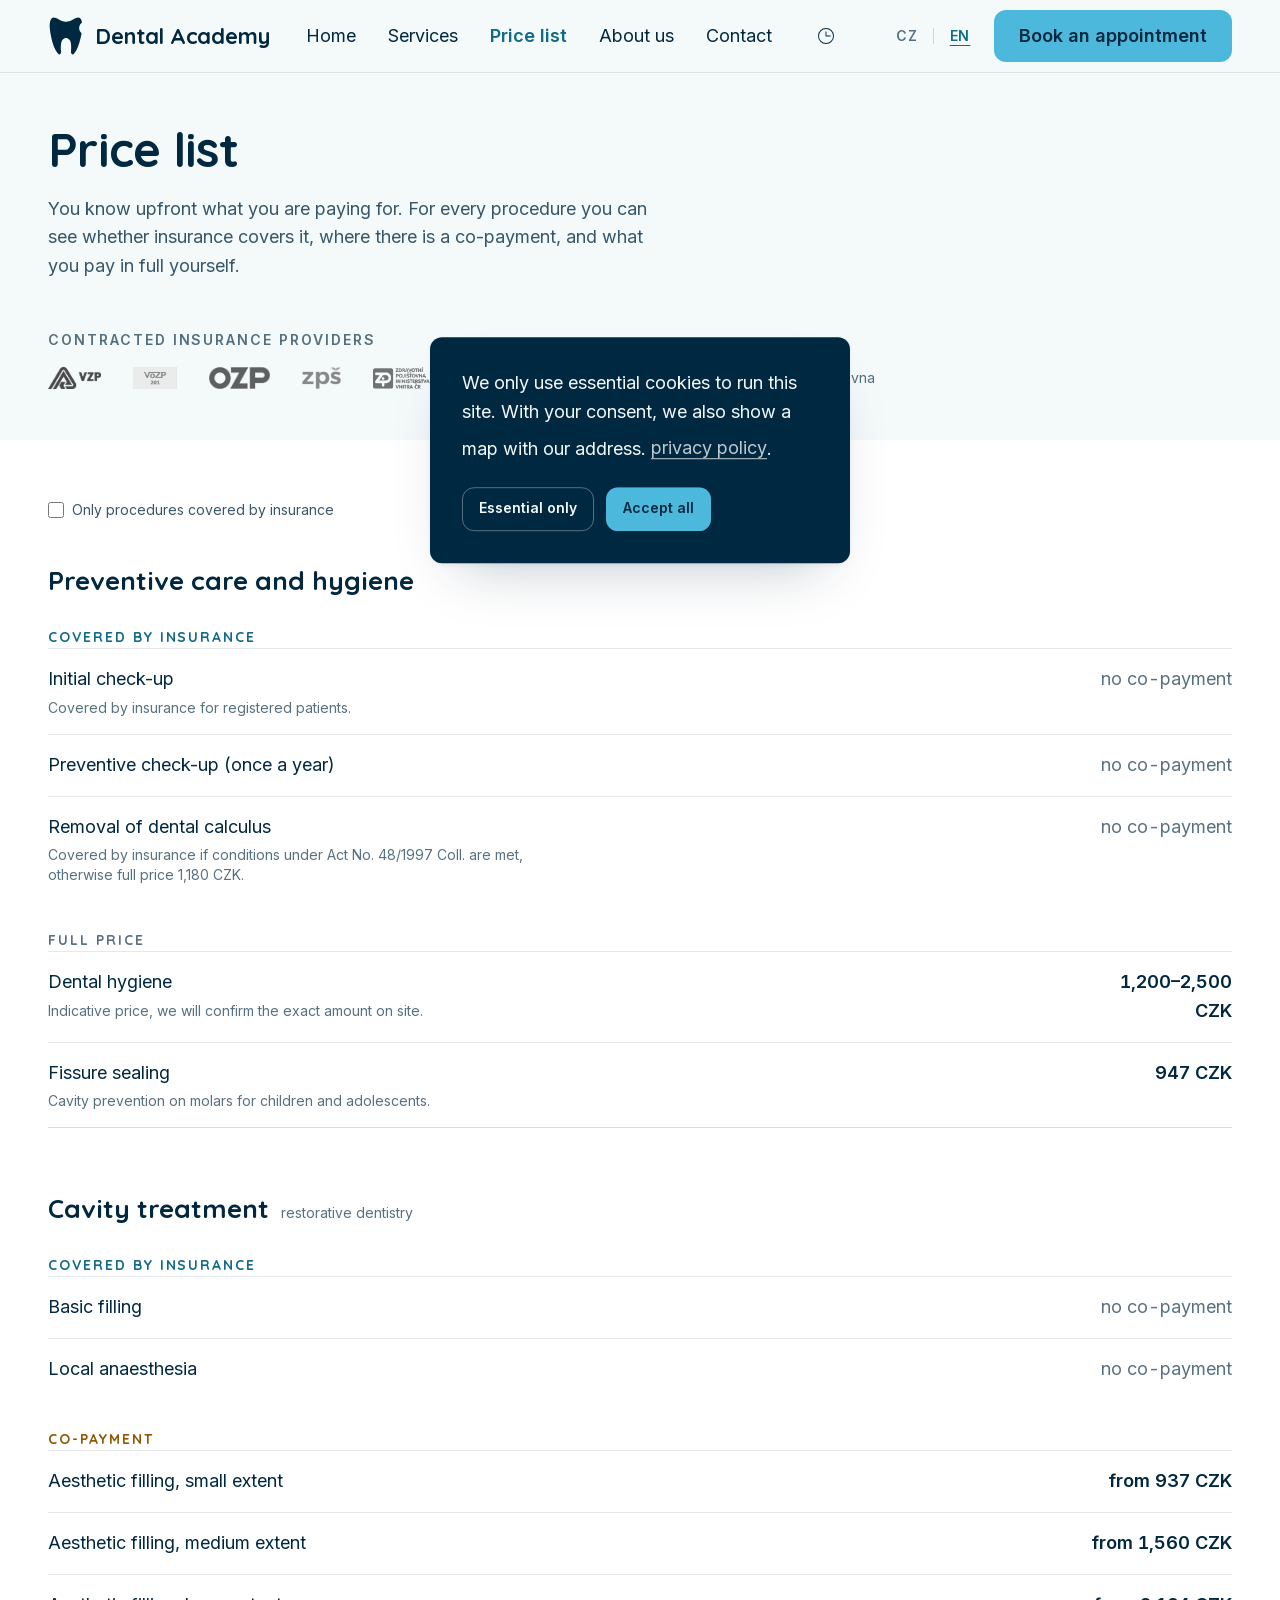
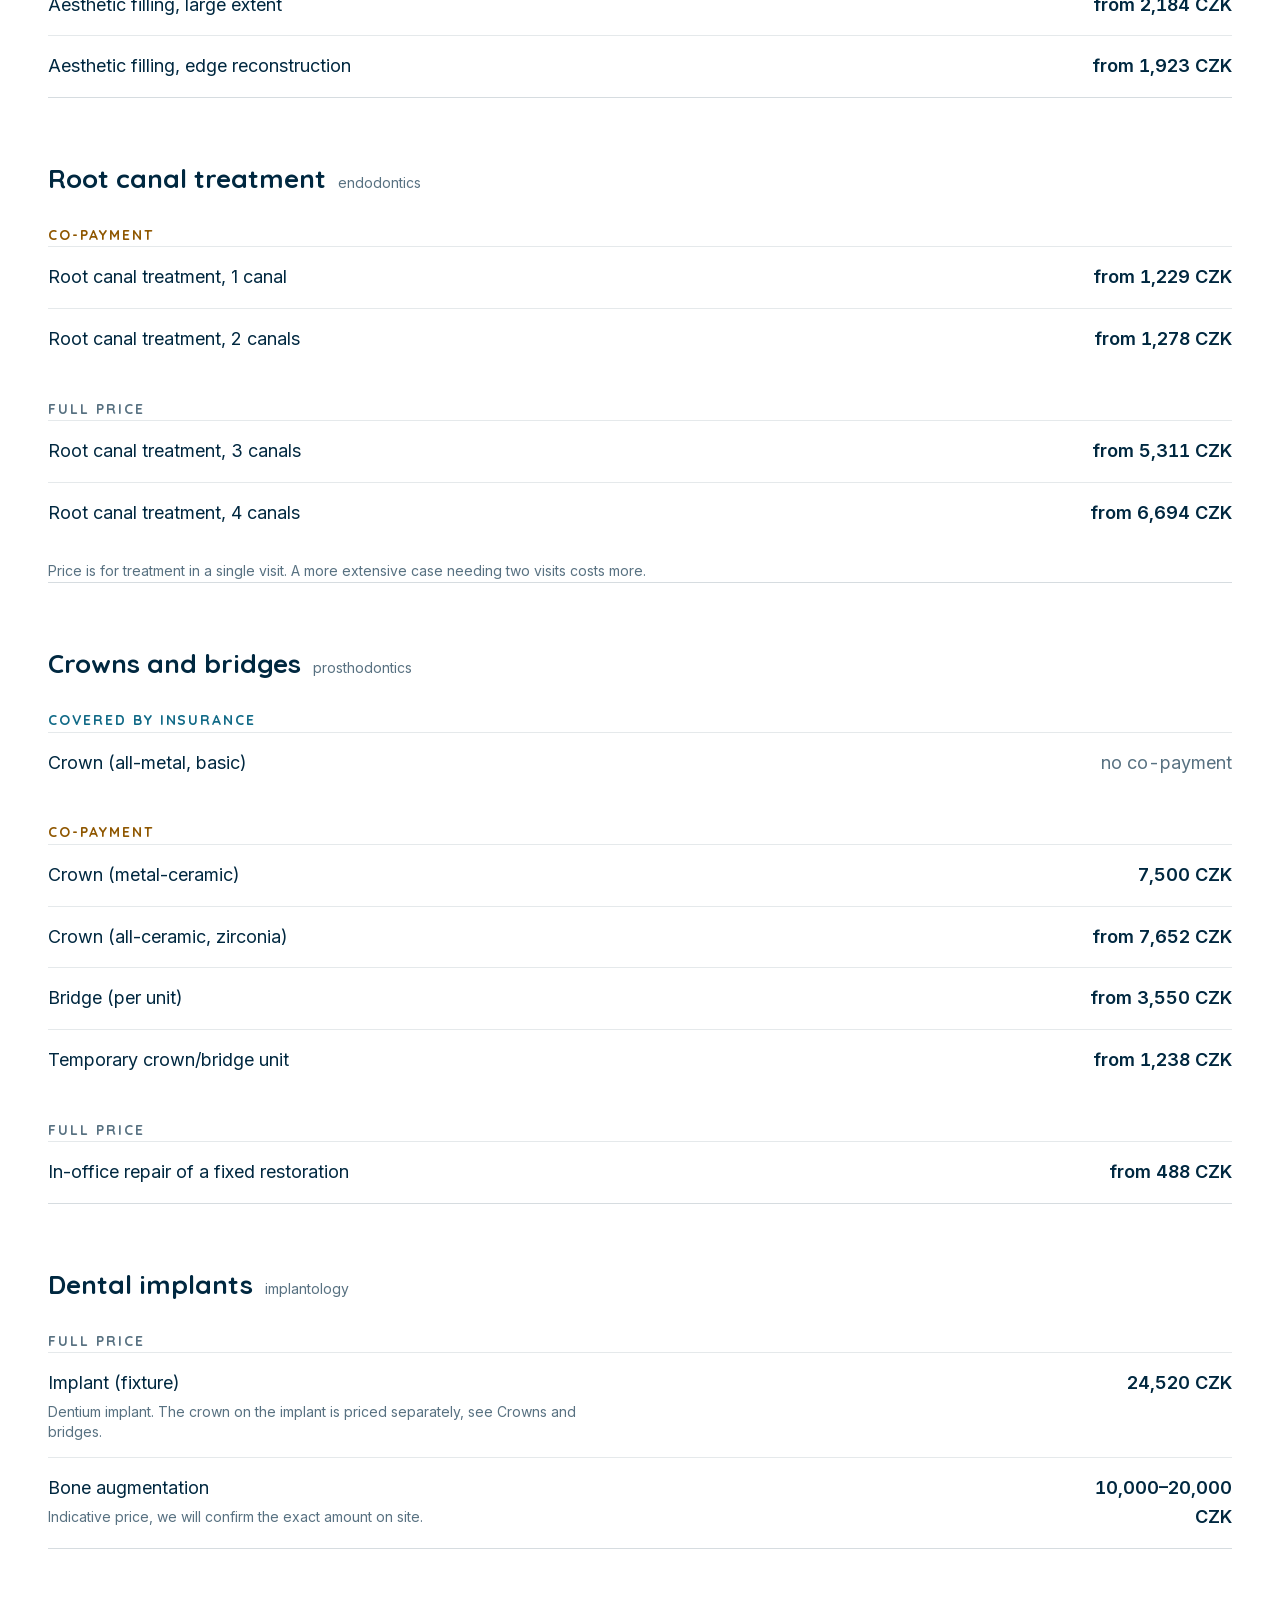
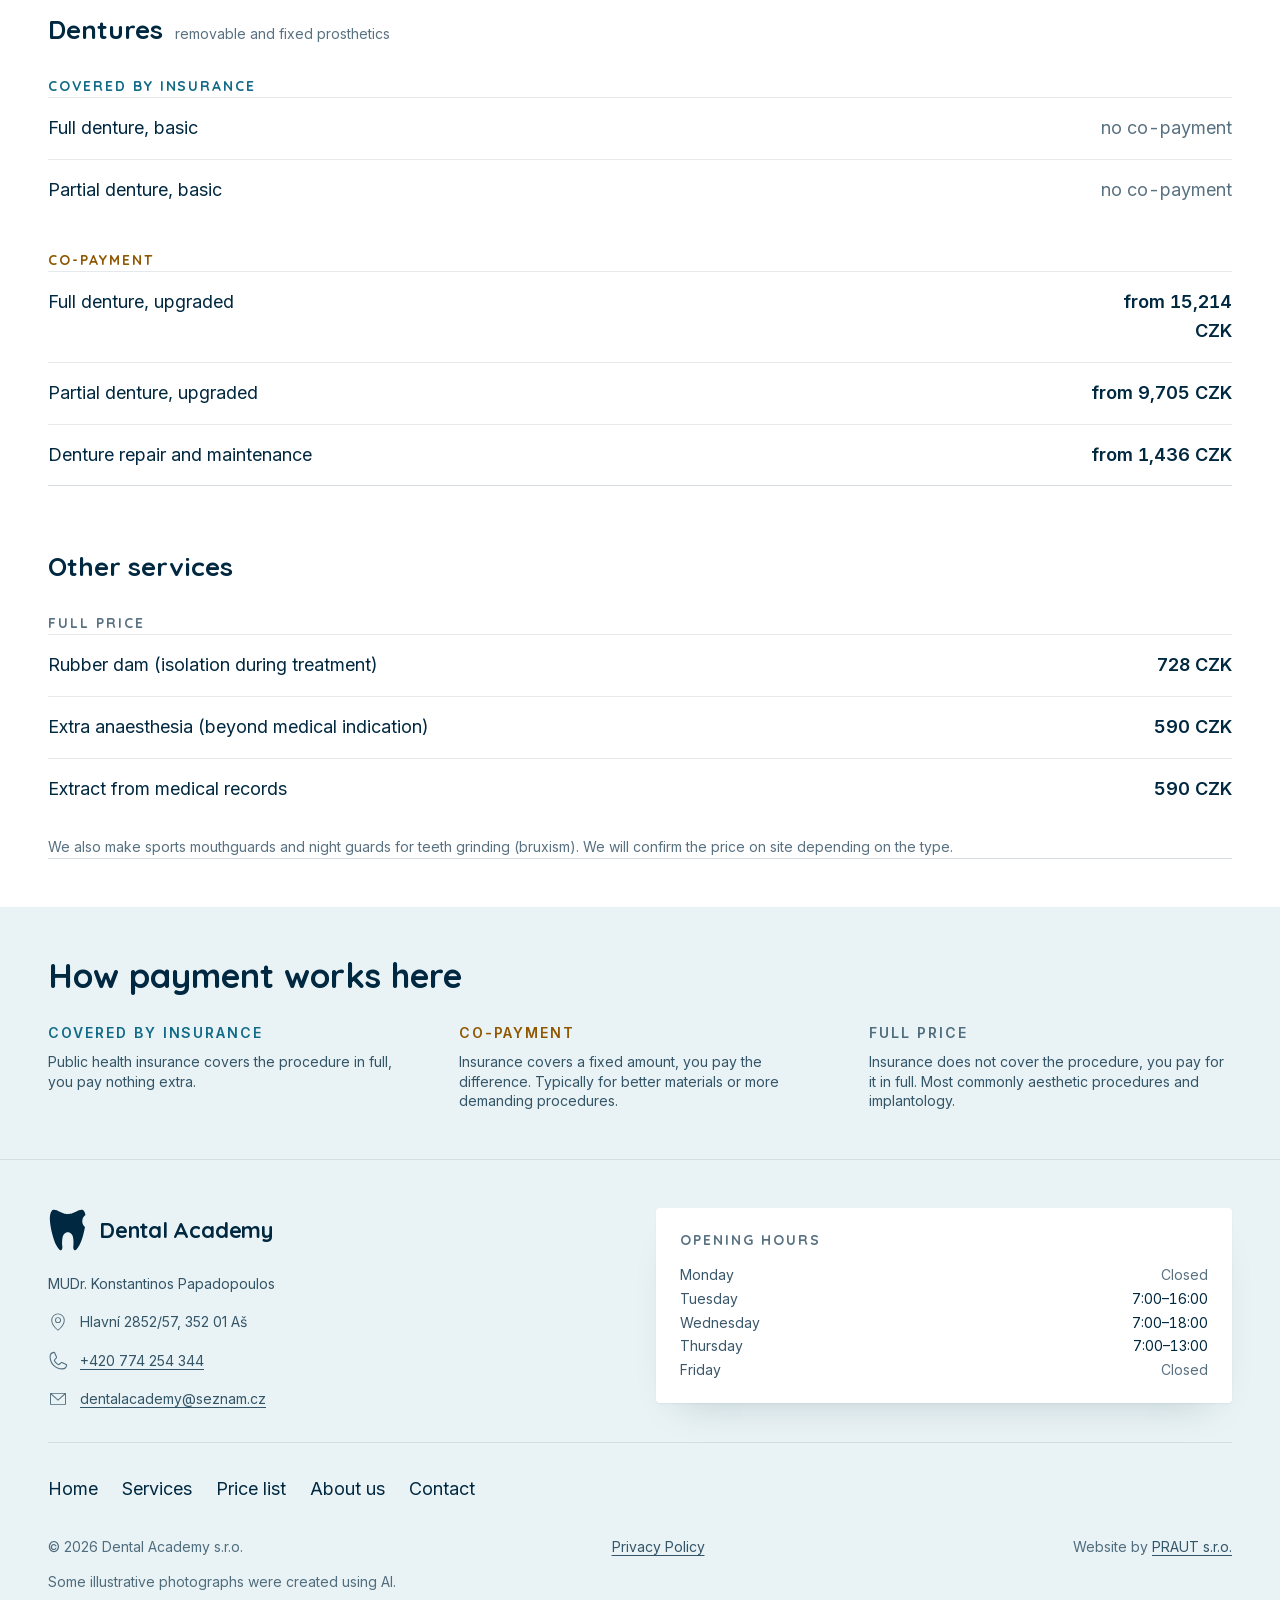
<file: en/prices/index.html>
<!DOCTYPE html><html lang="en" data-beasties-container><head>
    <meta charset="utf-8">
    <title>Price list, Dental Academy</title>
    <base href="/">
    <meta name="viewport" content="width=device-width, initial-scale=1">
    <link rel="icon" type="image/x-icon" href="favicon.ico">
    <link rel="apple-touch-icon" href="apple-touch-icon.png">

  <style>@font-face{font-family:Quicksand;font-style:normal;font-weight:700;font-display:swap;src:url("./media/quicksand-700-latin-ext-optimized-O6MUIEZ3.woff2") format("woff2");unicode-range:U+0100-02BA,U+02BD-02C5,U+02C7-02CC,U+02CE-02D7,U+02DD-02FF,U+0304,U+0308,U+0329,U+1D00-1DBF,U+1E00-1E9F,U+1EF2-1EFF,U+2020,U+20A0-20AB,U+20AD-20C0,U+2113,U+2C60-2C7F,U+A720-A7FF}@font-face{font-family:Quicksand;font-style:normal;font-weight:700;font-display:swap;src:url("./media/quicksand-700-latin-optimized-QVDMFVZS.woff2") format("woff2");unicode-range:U+0000-00FF,U+0131,U+0152-0153,U+02BB-02BC,U+02C6,U+02DA,U+02DC,U+0304,U+0308,U+0329,U+2000-206F,U+20AC,U+2122,U+2191,U+2193,U+2212,U+2215,U+FEFF,U+FFFD}@font-face{font-family:Inter;font-style:normal;font-weight:400;font-display:swap;src:url("./media/inter-400-latin-ext-optimized-43ESOUTK.woff2") format("woff2");unicode-range:U+0100-02BA,U+02BD-02C5,U+02C7-02CC,U+02CE-02D7,U+02DD-02FF,U+0304,U+0308,U+0329,U+1D00-1DBF,U+1E00-1E9F,U+1EF2-1EFF,U+2020,U+20A0-20AB,U+20AD-20C0,U+2113,U+2C60-2C7F,U+A720-A7FF}@font-face{font-family:Inter;font-style:normal;font-weight:400;font-display:swap;src:url("./media/inter-400-latin-optimized-SEBSPGC4.woff2") format("woff2");unicode-range:U+0000-00FF,U+0131,U+0152-0153,U+02BB-02BC,U+02C6,U+02DA,U+02DC,U+0304,U+0308,U+0329,U+2000-206F,U+20AC,U+2122,U+2191,U+2193,U+2212,U+2215,U+FEFF,U+FFFD}@font-face{font-family:Inter;font-style:normal;font-weight:600;font-display:swap;src:url("./media/inter-600-latin-ext-optimized-PHTYKVMK.woff2") format("woff2");unicode-range:U+0100-02BA,U+02BD-02C5,U+02C7-02CC,U+02CE-02D7,U+02DD-02FF,U+0304,U+0308,U+0329,U+1D00-1DBF,U+1E00-1E9F,U+1EF2-1EFF,U+2020,U+20A0-20AB,U+20AD-20C0,U+2113,U+2C60-2C7F,U+A720-A7FF}@font-face{font-family:Inter;font-style:normal;font-weight:600;font-display:swap;src:url("./media/inter-600-latin-optimized-3DX67WTJ.woff2") format("woff2");unicode-range:U+0000-00FF,U+0131,U+0152-0153,U+02BB-02BC,U+02C6,U+02DA,U+02DC,U+0304,U+0308,U+0329,U+2000-206F,U+20AC,U+2122,U+2191,U+2193,U+2212,U+2215,U+FEFF,U+FFFD}:root{--da-navy-900: #002840;--da-turquoise-500: #4cb8dc;--da-turquoise-700: #116a87;--da-purple-500: #8c5096;--da-ice-050: #f4f9fa;--da-ice-100: #e9f3f5;--da-white: #ffffff;--da-red-600: #a23b2e;--da-amber-700: #8f5700;--surface: var(--da-ice-050);--panel: var(--da-white);--panel-tint: var(--da-ice-100);--panel-dark: var(--da-navy-900);--ink: var(--da-navy-900);--ink-soft: rgb(0 40 64 / .78);--ink-faint: rgb(0 40 64 / .66);--ink-ghost: rgb(0 40 64 / .1);--ink-inverse: var(--da-ice-050);--accent: var(--da-turquoise-700);--accent-vivid: var(--da-turquoise-500);--rare: var(--da-purple-500);--border: rgb(0 40 64 / .16);--border-soft: rgb(0 40 64 / .1);--good: var(--da-turquoise-700);--bad: var(--da-red-600);--warn: var(--da-amber-700);--font-heading: "Quicksand", sans-serif;--font-body: "Inter", sans-serif;--text-h1: clamp(30px, 4.2vw, 48px);--text-h2: clamp(26px, 3vw, 34px);--text-h3: clamp(22px, 2.2vw, 26px);--text-body: 18px;--text-small: 14px;--leading-h1: 1.2;--leading-h2: 1.25;--leading-h3: 1.3;--leading-body: 1.6;--leading-small: 1.4;--tracking-kicker: .14em;--space-1: 4px;--space-2: 8px;--space-3: 12px;--space-4: 16px;--space-5: 24px;--space-6: 32px;--space-7: 48px;--space-8: 64px;--space-9: 96px;--space-10: 128px;--radius-surface: 4px;--radius-control: 12px;--shadow-sm: 0 1px 2px rgb(0 40 64 / .05), 0 20px 40px -24px rgb(0 40 64 / .22);--shadow-md: 0 2px 4px rgb(0 40 64 / .06), 0 28px 56px -28px rgb(0 40 64 / .28);--motion-fast: .15s;--motion-medium: .25s;--motion-slow: .4s;--motion-zoom: .7s;--motion-crossfade: 2s;--motion-hero-interval: 4s;--ease: cubic-bezier(.4, 0, .2, 1);--z-base: 0;--z-sticky: 100;--z-dropdown: 200;--z-overlay: 300;--z-cookie: 400;--container: 1200px;--container-wide: 1440px;--gutter: clamp(16px, 4vw, 48px);--tap-target-min: 44px;--focus-ring-width: 3px;--focus-ring-offset: 2px;--focus-ring-color: var(--da-turquoise-700)}*,*:before,*:after{box-sizing:border-box}*{margin:0}html{scroll-behavior:smooth;scroll-padding-top:var(--space-9);-webkit-text-size-adjust:100%}body{background:var(--surface);color:var(--ink);font-family:var(--font-body);font-size:var(--text-body);line-height:var(--leading-body);font-weight:400;-webkit-font-smoothing:antialiased;text-rendering:optimizeLegibility;min-height:100dvh}h1,h2,h3,h4{font-family:var(--font-heading);font-weight:700;text-wrap:balance}h1{font-size:var(--text-h1);line-height:var(--leading-h1);letter-spacing:-.015em}h2{font-size:var(--text-h2);line-height:var(--leading-h2)}h3{font-size:var(--text-h3);line-height:var(--leading-h3)}p{text-wrap:pretty}a{color:var(--accent);text-underline-offset:.2em;transition:color var(--motion-fast) var(--ease)}img,svg{display:block;max-width:100%}input,button{font:inherit;color:inherit}@media(prefers-reduced-motion:reduce){html{scroll-behavior:auto}*,*:before,*:after{animation-duration:.01ms!important;animation-iteration-count:1!important;transition-duration:.01ms!important;scroll-behavior:auto!important}}
</style><link rel="stylesheet" href="styles-Z6CKCNIZ.css" media="print" onload="this.media='all'"><noscript><link rel="stylesheet" href="styles-Z6CKCNIZ.css"></noscript><style ng-app-id="ng">main[_ngcontent-ng-c197762682]{display:block;outline:none}</style><meta name="description" content="Price list for dental care at Dental Academy in Aš. See clearly what's covered by insurance and what you pay yourself."><meta name="robots" content="index, follow, max-image-preview:large"><meta property="og:title" content="Price list, Dental Academy"><meta property="og:description" content="Price list for dental care at Dental Academy in Aš. See clearly what's covered by insurance and what you pay yourself."><meta property="og:url" content="https://dentalacademyas.cz/en/prices/"><meta property="og:type" content="website"><meta property="og:site_name" content="Dental Academy"><meta property="og:locale" content="en_GB"><meta property="og:image" content="https://dentalacademyas.cz/apple-touch-icon.png"><meta name="twitter:card" content="summary"><meta name="twitter:title" content="Price list, Dental Academy"><meta name="twitter:description" content="Price list for dental care at Dental Academy in Aš. See clearly what's covered by insurance and what you pay yourself."><style ng-app-id="ng">a[_ngcontent-ng-c2454751825]{position:absolute;z-index:var(--z-cookie);top:0;left:var(--space-4);transform:translateY(-120%);display:inline-flex;align-items:center;min-height:var(--tap-target-min);padding-inline:var(--space-5);background:var(--panel);color:var(--ink);border-radius:var(--radius-control);box-shadow:var(--shadow-md);text-decoration:none;font-weight:600;transition:transform var(--motion-fast) var(--ease)}a[_ngcontent-ng-c2454751825]:focus-visible{transform:translateY(var(--space-3))}</style><style ng-app-id="ng">header[_ngcontent-ng-c871143590]{position:sticky;top:0;z-index:var(--z-sticky);background:color-mix(in srgb,var(--surface) 88%,transparent);-webkit-backdrop-filter:blur(10px);backdrop-filter:blur(10px);border-bottom:1px solid var(--border-soft)}.bar[_ngcontent-ng-c871143590]{display:flex;align-items:center;justify-content:space-between;gap:var(--space-5);min-height:72px}.brand[_ngcontent-ng-c871143590]{display:inline-flex;color:var(--ink);text-decoration:none;flex:none}.desktop[_ngcontent-ng-c871143590]{display:none}nav.desktop[_ngcontent-ng-c871143590]   ul[_ngcontent-ng-c871143590]{list-style:none;padding:0;display:flex;align-items:center;gap:var(--space-6)}.hours[_ngcontent-ng-c871143590]{position:relative}.hours[_ngcontent-ng-c871143590]   summary[_ngcontent-ng-c871143590]{display:inline-flex;align-items:center;justify-content:center;min-width:var(--tap-target-min);min-height:var(--tap-target-min);color:var(--ink);cursor:pointer;list-style:none;transition:color var(--motion-fast) var(--ease)}.hours[_ngcontent-ng-c871143590]   summary[_ngcontent-ng-c871143590]::-webkit-details-marker{display:none}.hours[_ngcontent-ng-c871143590]   summary[_ngcontent-ng-c871143590]:hover, .hours[open][_ngcontent-ng-c871143590]   summary[_ngcontent-ng-c871143590]{color:var(--accent)}.hours-card[_ngcontent-ng-c871143590]{position:absolute;top:calc(100% + var(--space-3));right:0;z-index:var(--z-dropdown);padding:var(--space-4) var(--space-5);background:var(--panel);border-radius:var(--radius-surface);box-shadow:var(--shadow-md)}.hours-card[_ngcontent-ng-c871143590]   dl[_ngcontent-ng-c871143590]{margin:0;display:grid;grid-template-columns:auto 1fr;gap:var(--space-1) var(--space-4);font-size:var(--text-small);line-height:var(--leading-small);white-space:nowrap}.hours-card[_ngcontent-ng-c871143590]   dt[_ngcontent-ng-c871143590]{color:var(--ink-soft)}.hours-card[_ngcontent-ng-c871143590]   dd[_ngcontent-ng-c871143590]{margin:0;font-variant-numeric:tabular-nums}.hours-card[_ngcontent-ng-c871143590]   dd.closed[_ngcontent-ng-c871143590]{color:var(--ink-faint)}.actions[_ngcontent-ng-c871143590]{display:flex;align-items:center;gap:var(--space-3);flex:none}.burger[_ngcontent-ng-c871143590]{display:inline-flex;align-items:center;justify-content:center;min-width:var(--tap-target-min);min-height:var(--tap-target-min);background:transparent;border:0;border-radius:var(--radius-control);color:var(--ink);cursor:pointer;transition:background-color var(--motion-fast) var(--ease)}.burger[_ngcontent-ng-c871143590]:hover{background:var(--ink-ghost)}.cta[_ngcontent-ng-c871143590]{display:none}@media(min-width:480px){.cta[_ngcontent-ng-c871143590]{display:inline-flex}}@media(min-width:1280px){.desktop[_ngcontent-ng-c871143590]{display:inline-flex}.burger[_ngcontent-ng-c871143590]{display:none}}</style><style ng-app-id="ng">footer[_ngcontent-ng-c4214038375]{background:var(--panel-tint);border-top:1px solid var(--border-soft);padding-block:var(--space-7) var(--space-5)}.grid[_ngcontent-ng-c4214038375]{display:grid;grid-template-columns:minmax(0,1fr);align-items:start;gap:var(--space-6)}@media(min-width:768px){.grid[_ngcontent-ng-c4214038375]{grid-template-columns:repeat(2,minmax(0,1fr))}}.hours-wrap[_ngcontent-ng-c4214038375]{width:100%;min-width:0}.brand[_ngcontent-ng-c4214038375]{min-width:0}h2[_ngcontent-ng-c4214038375]{font-size:var(--text-small);letter-spacing:var(--tracking-kicker);text-transform:uppercase;color:var(--ink-faint);margin-bottom:var(--space-4)}.card[_ngcontent-ng-c4214038375]{padding:var(--space-5);background:var(--panel);border-radius:var(--radius-surface);box-shadow:var(--shadow-sm)}.doctor[_ngcontent-ng-c4214038375]{margin-top:var(--space-3);color:var(--ink-soft);font-size:var(--text-small)}.contact[_ngcontent-ng-c4214038375], .links[_ngcontent-ng-c4214038375], .legal[_ngcontent-ng-c4214038375]{list-style:none;padding:0}.contact[_ngcontent-ng-c4214038375]{display:flex;flex-direction:column;gap:var(--space-4);margin-top:var(--space-4);font-size:var(--text-small);line-height:var(--leading-body)}.contact[_ngcontent-ng-c4214038375]   li[_ngcontent-ng-c4214038375]{display:flex;align-items:center;gap:var(--space-3);margin:0;padding:0;color:var(--ink-soft)}.contact[_ngcontent-ng-c4214038375]   da-icon[_ngcontent-ng-c4214038375]{display:flex;align-items:center;justify-content:center;width:20px;height:20px;flex-shrink:0;color:var(--ink-faint)}.contact[_ngcontent-ng-c4214038375]   a[_ngcontent-ng-c4214038375], .contact[_ngcontent-ng-c4214038375]   span[_ngcontent-ng-c4214038375]{margin:0;padding:0;min-height:0;font-size:inherit;line-height:inherit;min-width:0;max-width:100%;overflow-wrap:anywhere}.hours[_ngcontent-ng-c4214038375]{margin:0;display:grid;grid-template-columns:minmax(0,1fr) auto;gap:var(--space-1) var(--space-4);font-size:var(--text-small);line-height:var(--leading-small)}.hours[_ngcontent-ng-c4214038375]   dt[_ngcontent-ng-c4214038375]{color:var(--ink-soft)}.hours[_ngcontent-ng-c4214038375]   dd[_ngcontent-ng-c4214038375]{margin:0;text-align:right;font-variant-numeric:tabular-nums}.hours[_ngcontent-ng-c4214038375]   dd.closed[_ngcontent-ng-c4214038375]{color:var(--ink-faint)}.navigation[_ngcontent-ng-c4214038375]{margin-top:var(--space-6);padding-block:var(--space-5) 0;border-top:1px solid var(--border-soft)}.links[_ngcontent-ng-c4214038375], .legal[_ngcontent-ng-c4214038375]{display:flex;flex-wrap:wrap;align-items:center;gap:var(--space-2) var(--space-5)}.bottom[_ngcontent-ng-c4214038375]{margin-top:var(--space-5);display:flex;flex-wrap:wrap;align-items:baseline;font-size:var(--text-small);color:var(--ink-faint);justify-content:space-between;gap:var(--space-5)}.bottom[_ngcontent-ng-c4214038375]   a[_ngcontent-ng-c4214038375]{align-items:center;margin-block:calc((var(--space-5) - var(--tap-target-min)) / 2)}.copyright[_ngcontent-ng-c4214038375], .credit[_ngcontent-ng-c4214038375], .ai-note[_ngcontent-ng-c4214038375]{font-size:var(--text-small);color:var(--ink-faint)}.copyright[_ngcontent-ng-c4214038375], .credit[_ngcontent-ng-c4214038375]{min-width:0;overflow-wrap:anywhere}.ai-note[_ngcontent-ng-c4214038375]{margin-top:var(--space-3)}</style><style ng-app-id="ng">[_nghost-ng-c3181076983]{display:block;width:min(100% - 2 * var(--gutter),var(--_max, var(--container)));margin-inline:auto}</style><style ng-app-id="ng">[_nghost-ng-c3826198548]{display:inline-flex;align-items:center;gap:var(--space-3);color:inherit}.mark[_ngcontent-ng-c3826198548]{height:max(32px,1px * var(--_size, 40));width:auto;aspect-ratio:103.21/116.48}.wordmark[_ngcontent-ng-c3826198548]{font-family:var(--font-heading);font-weight:700;font-size:clamp(18px,2vw,22px);line-height:1.1;letter-spacing:-.01em;white-space:nowrap}</style><style ng-app-id="ng">[_nghost-ng-c3883181231]{display:inline-flex;flex:none;color:inherit}svg[_ngcontent-ng-c3883181231]{width:calc(1px * var(--_size, 24));height:calc(1px * var(--_size, 24))}</style><style ng-app-id="ng">[_nghost-ng-c4016984144]{color:var(--accent);text-underline-offset:.2em;transition:color var(--motion-fast) var(--ease)}.variant-inline[_nghost-ng-c4016984144]{text-decoration:underline}.variant-inline[_nghost-ng-c4016984144]:hover{color:var(--ink)}.variant-nav[_nghost-ng-c4016984144]{color:var(--ink);text-decoration:none;display:inline-flex;align-items:center;min-height:var(--tap-target-min)}.variant-nav[_nghost-ng-c4016984144]:hover{color:var(--accent)}.variant-quiet[_nghost-ng-c4016984144]{color:var(--ink-soft);text-decoration:underline;text-decoration-color:currentColor;display:inline-flex;align-items:center;min-height:var(--tap-target-min)}.variant-quiet[_nghost-ng-c4016984144]:hover{color:var(--ink)}.is-active[_nghost-ng-c4016984144]{color:var(--accent);font-weight:700}</style><style ng-app-id="ng">[_nghost-ng-c1360616720]{display:contents}.banner[_ngcontent-ng-c1360616720]{position:fixed;top:50%;left:50%;transform:translate(-50%,-50%);z-index:var(--z-cookie);width:calc(100% - var(--space-4) * 2);max-width:420px;display:grid;gap:var(--space-4);padding:var(--space-6);background:var(--panel-dark);border-radius:var(--radius-control);box-shadow:var(--shadow-md);--ink: var(--ink-inverse);--ink-soft: rgb(244 249 250 / .78);--border: rgb(244 249 250 / .35);--accent: var(--accent-vivid);color:var(--ink);animation:_ngcontent-ng-c1360616720_fade-in var(--motion-slow) var(--ease)}.actions[_ngcontent-ng-c1360616720]{display:flex;flex-wrap:wrap;gap:var(--space-3)}@keyframes _ngcontent-ng-c1360616720_fade-in{0%{opacity:0;transform:translate(-50%,-50%) scale(.96)}to{opacity:1;transform:translate(-50%,-50%) scale(1)}}</style><style ng-app-id="ng">nav[_ngcontent-ng-c47568377]{display:inline-flex;align-items:center;gap:var(--space-1)}a[_ngcontent-ng-c47568377]{display:inline-flex;align-items:center;justify-content:center;min-width:var(--tap-target-min);min-height:var(--tap-target-min);color:var(--ink-faint);text-decoration:none;font-size:var(--text-small);font-weight:600;letter-spacing:.06em;border-radius:var(--radius-control);transition:color var(--motion-fast) var(--ease)}a[_ngcontent-ng-c47568377]:hover{color:var(--ink)}a.is-current[_ngcontent-ng-c47568377]{color:var(--accent);text-decoration:underline;text-underline-offset:.3em}.sep[_ngcontent-ng-c47568377]{width:1px;height:16px;background:var(--border)}.sr-only[_ngcontent-ng-c47568377]{position:absolute;width:1px;height:1px;padding:0;margin:-1px;overflow:hidden;clip-path:inset(50%);white-space:nowrap;border:0}</style><style ng-app-id="ng">[_nghost-ng-c1597601124]{display:inline-flex;align-items:center;justify-content:center;gap:var(--space-2);border-radius:var(--radius-control);border:1px solid transparent;font-family:var(--font-body);font-weight:600;line-height:1.2;text-align:center;text-decoration:none;cursor:pointer;max-width:100%;transition:background-color var(--motion-fast) var(--ease),border-color var(--motion-fast) var(--ease),color var(--motion-fast) var(--ease)}.size-sm[_nghost-ng-c1597601124]{min-height:var(--tap-target-min);padding-inline:var(--space-4);font-size:var(--text-small)}.size-md[_nghost-ng-c1597601124]{min-height:52px;padding-inline:var(--space-5);font-size:var(--text-body)}.size-lg[_nghost-ng-c1597601124]{min-height:60px;padding-inline:var(--space-6);font-size:var(--text-body)}.appearance-primary[_nghost-ng-c1597601124]{background:var(--accent-vivid);color:var(--da-navy-900)}.appearance-primary[_nghost-ng-c1597601124]:hover{background:var(--accent);color:var(--ink-inverse)}.appearance-secondary[_nghost-ng-c1597601124]{background:transparent;border-color:var(--border);color:var(--ink)}.appearance-secondary[_nghost-ng-c1597601124]:hover{border-color:var(--accent);color:var(--accent)}.appearance-ghost[_nghost-ng-c1597601124]{background:transparent;color:var(--accent);padding-inline:var(--space-3)}.appearance-ghost[_nghost-ng-c1597601124]:hover{background:var(--ink-ghost)}.is-full[_nghost-ng-c1597601124]{width:100%}.is-loading[_nghost-ng-c1597601124], [disabled][_nghost-ng-c1597601124]{opacity:.55;cursor:not-allowed;pointer-events:none}</style><style ng-app-id="ng">.lede[_ngcontent-ng-c1748151319]{margin-top:var(--space-4);max-width:56ch;color:var(--ink-soft)}.insurers[_ngcontent-ng-c1748151319]{margin-top:var(--space-7)}.insurers-label[_ngcontent-ng-c1748151319]{display:block;margin-bottom:var(--space-3);font-size:var(--text-small);font-weight:600;letter-spacing:var(--tracking-kicker);text-transform:uppercase;color:var(--ink-faint)}.insurers[_ngcontent-ng-c1748151319]   ul[_ngcontent-ng-c1748151319]{display:flex;flex-wrap:wrap;align-items:center;gap:var(--space-6);list-style:none;margin:0;padding:0}.insurers[_ngcontent-ng-c1748151319]   img[_ngcontent-ng-c1748151319]{height:22px;width:auto;max-width:120px;object-fit:contain;filter:grayscale(1);opacity:.7}.insurer-name[_ngcontent-ng-c1748151319]{font-size:var(--text-small);color:var(--ink-faint)}.list[_ngcontent-ng-c1748151319]{margin-top:var(--space-6);border-bottom:1px solid var(--border)}.empty[_ngcontent-ng-c1748151319]{margin-top:var(--space-7);padding:var(--space-6);background:var(--surface);border-radius:var(--radius-surface);color:var(--ink-soft);max-width:60ch}.empty[_ngcontent-ng-c1748151319]   a[_ngcontent-ng-c1748151319]{color:var(--accent)}.legend[_ngcontent-ng-c1748151319]   h2[_ngcontent-ng-c1748151319]{margin-bottom:var(--space-5)}.legend[_ngcontent-ng-c1748151319]   dl[_ngcontent-ng-c1748151319]{display:grid;gap:var(--space-5)}@media(min-width:768px){.legend[_ngcontent-ng-c1748151319]   dl[_ngcontent-ng-c1748151319]{grid-template-columns:repeat(auto-fit,minmax(240px,1fr));gap:var(--space-7)}}.legend[_ngcontent-ng-c1748151319]   dt[_ngcontent-ng-c1748151319]{font-size:var(--text-small);font-weight:600;letter-spacing:var(--tracking-kicker);text-transform:uppercase;margin-bottom:var(--space-2)}.legend[_ngcontent-ng-c1748151319]   dt.covered[_ngcontent-ng-c1748151319]{color:var(--good)}.legend[_ngcontent-ng-c1748151319]   dt.partial[_ngcontent-ng-c1748151319]{color:var(--warn)}.legend[_ngcontent-ng-c1748151319]   dt.full[_ngcontent-ng-c1748151319]{color:var(--ink-faint)}.legend[_ngcontent-ng-c1748151319]   dd[_ngcontent-ng-c1748151319]{margin:0;color:var(--ink-soft);font-size:var(--text-small);line-height:var(--leading-small)}.sr-only[_ngcontent-ng-c1748151319]{position:absolute;width:1px;height:1px;padding:0;margin:-1px;overflow:hidden;clip-path:inset(50%);white-space:nowrap;border:0}</style><style ng-app-id="ng">[_nghost-ng-c2319155291]{display:block}.tone-surface[_nghost-ng-c2319155291]{background:var(--surface)}.tone-panel[_nghost-ng-c2319155291]{background:var(--panel)}.tone-tint[_nghost-ng-c2319155291]{background:var(--panel-tint)}.tone-dark[_nghost-ng-c2319155291]{background:var(--panel-dark);--ink: var(--ink-inverse);--ink-soft: rgb(244 249 250 / .78);--ink-faint: rgb(244 249 250 / .62);--ink-ghost: rgb(244 249 250 / .12);--border: rgb(244 249 250 / .35);--border-soft: rgb(244 249 250 / .18);--accent: var(--accent-vivid);color:var(--ink)}.spacing-tight[_nghost-ng-c2319155291]{padding-block:var(--space-7)}.spacing-normal[_nghost-ng-c2319155291]{padding-block:var(--space-9)}.spacing-loose[_nghost-ng-c2319155291]{padding-block:var(--space-10)}</style><style ng-app-id="ng">[_nghost-ng-c3267494051]{display:block}.bar[_ngcontent-ng-c3267494051]{display:flex;flex-wrap:wrap;align-items:center;gap:var(--space-4)}.toggle[_ngcontent-ng-c3267494051]{display:inline-flex;align-items:center;gap:var(--space-2);min-height:var(--tap-target-min);cursor:pointer;-webkit-user-select:none;user-select:none;color:var(--ink-soft);font-size:var(--text-small)}.toggle[_ngcontent-ng-c3267494051]   input[_ngcontent-ng-c3267494051]{width:16px;height:16px;accent-color:var(--accent);cursor:pointer;flex:none}</style><link rel="canonical" href="https://dentalacademyas.cz/en/prices/"><link rel="alternate" href="https://dentalacademyas.cz/cenik/" hreflang="cs"><link rel="alternate" href="https://dentalacademyas.cz/en/prices/" hreflang="en"><link rel="alternate" href="https://dentalacademyas.cz/cenik/" hreflang="x-default"><script id="clinic-schema" type="application/ld+json">{"@context":"https://schema.org","@type":"Dentist","@id":"https://dentalacademyas.cz/#clinic","name":"Dental Academy s.r.o.","url":"https://dentalacademyas.cz/","telephone":"+420 774 254 344","email":"dentalacademy@seznam.cz","address":{"@type":"PostalAddress","streetAddress":"Hlavní 2852/57","addressLocality":"Aš","postalCode":"352 01","addressCountry":"CZ"},"openingHoursSpecification":[{"@type":"OpeningHoursSpecification","dayOfWeek":"Tuesday","opens":"07:00","closes":"16:00"},{"@type":"OpeningHoursSpecification","dayOfWeek":"Wednesday","opens":"07:00","closes":"18:00"},{"@type":"OpeningHoursSpecification","dayOfWeek":"Thursday","opens":"07:00","closes":"13:00"}]}</script><style ng-app-id="ng">[_nghost-ng-c1108738342]{display:block;padding-top:var(--space-8);border-top:1px solid var(--border)}[_nghost-ng-c1108738342]:first-of-type{padding-top:0;border-top:0}.heading[_ngcontent-ng-c1108738342]{margin:0}.title[_ngcontent-ng-c1108738342]{display:flex;flex-wrap:wrap;align-items:baseline;gap:var(--space-3);font-family:var(--font-heading);font-weight:700;font-size:var(--text-h3);line-height:var(--leading-h3);color:var(--ink)}.term[_ngcontent-ng-c1108738342]{font-family:var(--font-body);font-weight:400;font-size:var(--text-small);color:var(--ink-faint)}.status-group[_ngcontent-ng-c1108738342]{margin-top:var(--space-4)}.status-heading[_ngcontent-ng-c1108738342]{margin:0;padding-top:var(--space-3);font-size:var(--text-small);font-weight:600;letter-spacing:var(--tracking-kicker);text-transform:uppercase}.state-covered[_ngcontent-ng-c1108738342]{color:var(--good)}.state-partial[_ngcontent-ng-c1108738342]{color:var(--warn)}.state-full[_ngcontent-ng-c1108738342]{color:var(--ink-faint)}.category-note[_ngcontent-ng-c1108738342]{margin-top:var(--space-4);font-size:var(--text-small);color:var(--ink-faint)}</style><style ng-app-id="ng">[_nghost-ng-c1970541479]{display:block}.row[_ngcontent-ng-c1970541479]{display:grid;gap:var(--space-1) var(--space-5);padding-block:var(--space-4);border-top:1px solid var(--border-soft);grid-template-columns:minmax(0,1fr) minmax(0,auto);align-items:baseline}.main[_ngcontent-ng-c1970541479]{display:grid;gap:var(--space-1)}.name[_ngcontent-ng-c1970541479]{color:var(--ink)}.note[_ngcontent-ng-c1970541479]{font-size:var(--text-small);line-height:var(--leading-small);color:var(--ink-faint);max-width:60ch}.price[_ngcontent-ng-c1970541479]{text-align:right;font-weight:600;font-variant-numeric:tabular-nums;white-space:normal;overflow-wrap:anywhere;max-width:12ch}.free[_ngcontent-ng-c1970541479]{font-weight:400;color:var(--ink-faint)}</style></head>
  <body><!--nghm--><script type="text/javascript" id="ng-event-dispatch-contract">(()=>{function p(t,n,r,o,e,i,f,m){return{eventType:t,event:n,targetElement:r,eic:o,timeStamp:e,eia:i,eirp:f,eiack:m}}function u(t){let n=[],r=e=>{n.push(e)};return{c:t,q:n,et:[],etc:[],d:r,h:e=>{r(p(e.type,e,e.target,t,Date.now()))}}}function s(t,n,r){for(let o=0;o<n.length;o++){let e=n[o];(r?t.etc:t.et).push(e),t.c.addEventListener(e,t.h,r)}}function c(t,n,r,o,e=window){let i=u(t);e._ejsas||(e._ejsas={}),e._ejsas[n]=i,s(i,r),s(i,o,!0)}window.__jsaction_bootstrap=c;})();
</script><script>window.__jsaction_bootstrap(document.body,"ng",["click","change"],[]);</script>
    <app-root ng-version="21.2.20" _nghost-ng-c197762682 ngh="19" ng-server-context="ssg"><da-skip-link _ngcontent-ng-c197762682 _nghost-ng-c2454751825 ngh="0"><a _ngcontent-ng-c2454751825 fragment="obsah" queryparamshandling="preserve" href="/en/prices#obsah" jsaction="click:;">Skip to main content</a></da-skip-link><da-header _ngcontent-ng-c197762682 _nghost-ng-c871143590 ngh="3"><header _ngcontent-ng-c871143590><da-container _ngcontent-ng-c871143590 width="wide" _nghost-ng-c3181076983 style="--_max: var(--container-wide);" ngh="0"><div _ngcontent-ng-c871143590 class="bar"><a _ngcontent-ng-c871143590 class="brand" aria-label="Dental Academy, domovská stránka" href="/en" jsaction="click:;"><da-logo _ngcontent-ng-c871143590 _nghost-ng-c3826198548 style="--_size: 40;" ngh="1"><svg _ngcontent-ng-c3826198548="" viewBox="85.02 15.29 103.21 116.48" fill="currentColor" aria-hidden="true" focusable="false" class="mark"><path _ngcontent-ng-c3826198548="" fill-rule="nonzero" d="M 155.742188 26.761719 C 146.433594 31.835938 137.515625 31.667969 137.515625 31.667969 C 137.515625 31.667969 128.539062 31.835938 119.230469 26.761719 C 108.804688 21.132812 103.285156 19.292969 98.9375 20.183594 C 94.589844 21.019531 89.015625 29.882812 90.074219 48.671875 C 91.078125 67.457031 99.105469 99.289062 105.851562 111.773438 C 112.652344 124.316406 116.832031 127.773438 119.230469 127.273438 C 121.683594 126.714844 123.96875 121.699219 122.910156 115.621094 C 121.851562 109.546875 122.238281 92.429688 125.863281 86.578125 C 130.882812 78.382812 137.515625 79.273438 137.515625 79.273438 C 137.515625 79.273438 144.09375 78.382812 149.164062 86.578125 C 152.789062 92.429688 153.125 109.546875 152.121094 115.621094 C 151.0625 121.699219 153.347656 126.714844 155.742188 127.273438 C 158.195312 127.773438 162.378906 124.316406 169.121094 111.773438 C 174.140625 102.519531 179.824219 82.730469 182.890625 65.449219 C 182.835938 65.449219 182.835938 65.449219 182.835938 65.449219 C 179.492188 62.664062 175.699219 57.867188 175.699219 50.230469 C 175.699219 40.8125 181.722656 35.738281 184.230469 34.007812 C 182.667969 25.203125 179.101562 20.796875 176.089844 20.183594 C 175.421875 20.015625 174.695312 19.960938 173.972656 19.960938 C 169.902344 19.960938 164.550781 22.023438 155.742188 26.761719 Z M 184.230469 34.007812 Z M 184.230469 34.007812 "/></svg><span _ngcontent-ng-c3826198548 class="wordmark">Dental Academy</span><!----></da-logo></a><nav _ngcontent-ng-c871143590 class="desktop" aria-label="Main navigation"><ul _ngcontent-ng-c871143590><li _ngcontent-ng-c871143590><a _ngcontent-ng-c871143590 dalink variant="nav" routerlinkactive="is-active" _nghost-ng-c4016984144 class="variant-nav" href="/en" ngh="0" jsaction="click:;"> Home </a></li><li _ngcontent-ng-c871143590><a _ngcontent-ng-c871143590 dalink variant="nav" routerlinkactive="is-active" _nghost-ng-c4016984144 class="variant-nav" href="/en/services" ngh="0" jsaction="click:;"> Services </a></li><li _ngcontent-ng-c871143590><a _ngcontent-ng-c871143590 dalink variant="nav" routerlinkactive="is-active" _nghost-ng-c4016984144 class="variant-nav is-active" href="/en/prices" ngh="0" jsaction="click:;"> Price list </a></li><li _ngcontent-ng-c871143590><a _ngcontent-ng-c871143590 dalink variant="nav" routerlinkactive="is-active" _nghost-ng-c4016984144 class="variant-nav" href="/en/about" ngh="0" jsaction="click:;"> About us </a></li><li _ngcontent-ng-c871143590><a _ngcontent-ng-c871143590 dalink variant="nav" routerlinkactive="is-active" _nghost-ng-c4016984144 class="variant-nav" href="/en/contact" ngh="0" jsaction="click:;"> Contact </a></li><!----><li _ngcontent-ng-c871143590><details _ngcontent-ng-c871143590 class="hours"><summary _ngcontent-ng-c871143590 title="Opening hours" aria-label="Opening hours"><da-icon _ngcontent-ng-c871143590 name="clock" _nghost-ng-c3883181231 style="--_size: 20;" ngh="2"><svg _ngcontent-ng-c3883181231="" viewBox="0 0 256 256" fill="currentColor" focusable="false" aria-hidden="true"><g _ngcontent-ng-c3883181231="" transform-origin="128 128"><path _ngcontent-ng-c3883181231="" d="M128,26A102,102,0,1,0,230,128,102.12,102.12,0,0,0,128,26Zm0,192a90,90,0,1,1,90-90A90.1,90.1,0,0,1,128,218Zm62-90a6,6,0,0,1-6,6H128a6,6,0,0,1-6-6V72a6,6,0,0,1,12,0v50h50A6,6,0,0,1,190,128Z"/><!----></g></svg></da-icon></summary><div _ngcontent-ng-c871143590 class="hours-card"><dl _ngcontent-ng-c871143590><dt _ngcontent-ng-c871143590>Monday</dt><dd _ngcontent-ng-c871143590 class="closed">Closed</dd><dt _ngcontent-ng-c871143590>Tuesday</dt><dd _ngcontent-ng-c871143590 class>7:00–16:00</dd><dt _ngcontent-ng-c871143590>Wednesday</dt><dd _ngcontent-ng-c871143590 class>7:00–18:00</dd><dt _ngcontent-ng-c871143590>Thursday</dt><dd _ngcontent-ng-c871143590 class>7:00–13:00</dd><dt _ngcontent-ng-c871143590>Friday</dt><dd _ngcontent-ng-c871143590 class="closed">Closed</dd><!----></dl></div></details></li></ul></nav><div _ngcontent-ng-c871143590 class="actions"><da-language-switcher _ngcontent-ng-c871143590 class="desktop" _nghost-ng-c47568377 ngh="0"><nav _ngcontent-ng-c47568377 aria-label="Volba jazyka / Language"><a _ngcontent-ng-c47568377 hreflang="cs" lang="cs" class href="/" jsaction="click:;"><span _ngcontent-ng-c47568377 aria-hidden="true" class="abbr">CZ</span><span _ngcontent-ng-c47568377 class="sr-only">Čeština</span></a><span _ngcontent-ng-c47568377 aria-hidden="true" class="sep"></span><a _ngcontent-ng-c47568377 hreflang="en" lang="en" class="is-current" href="/" aria-current="true" jsaction="click:;"><span _ngcontent-ng-c47568377 aria-hidden="true" class="abbr">EN</span><span _ngcontent-ng-c47568377 class="sr-only">English</span></a></nav></da-language-switcher><a _ngcontent-ng-c871143590 dabutton class="cta appearance-primary da-btn size-md" _nghost-ng-c1597601124 href="tel:+420774254344" ngh="0">Book an appointment</a><button _ngcontent-ng-c871143590 type="button" class="burger" aria-label="Open menu" aria-expanded="false" jsaction="click:;"><da-icon _ngcontent-ng-c871143590 name="list" _nghost-ng-c3883181231 style="--_size: 24;" ngh="2"><svg _ngcontent-ng-c3883181231="" viewBox="0 0 256 256" fill="currentColor" focusable="false" aria-hidden="true"><g _ngcontent-ng-c3883181231="" transform-origin="128 128"><path _ngcontent-ng-c3883181231="" d="M222,128a6,6,0,0,1-6,6H40a6,6,0,0,1,0-12H216A6,6,0,0,1,222,128ZM40,70H216a6,6,0,0,0,0-12H40a6,6,0,0,0,0,12ZM216,186H40a6,6,0,0,0,0,12H216a6,6,0,0,0,0-12Z"/><!----></g></svg></da-icon></button></div></div></da-container></header><!----><!----></da-header><main _ngcontent-ng-c197762682 id="obsah" tabindex="-1"><router-outlet _ngcontent-ng-c197762682></router-outlet><da-cenik-page _nghost-ng-c1748151319 ngh="16"><da-section _ngcontent-ng-c1748151319 spacing="tight" _nghost-ng-c2319155291 class="spacing-tight tone-surface" ngh="0"><da-container _ngcontent-ng-c1748151319 _nghost-ng-c3181076983 style="--_max: var(--container);" ngh="0"><h1 _ngcontent-ng-c1748151319>Price list</h1><p _ngcontent-ng-c1748151319 class="lede">You know upfront what you are paying for. For every procedure you can see whether insurance covers it, where there is a co-payment, and what you pay in full yourself.</p><div _ngcontent-ng-c1748151319 class="insurers"><span _ngcontent-ng-c1748151319 class="insurers-label">Contracted insurance providers</span><ul _ngcontent-ng-c1748151319><li _ngcontent-ng-c1748151319><img _ngcontent-ng-c1748151319 loading="lazy" src="img/pojistovny/vzp.png" alt="VZP"><!----><!----></li><li _ngcontent-ng-c1748151319><img _ngcontent-ng-c1748151319 loading="lazy" src="img/pojistovny/vozp.png" alt="Vojenská zdravotní pojišťovna"><!----><!----></li><li _ngcontent-ng-c1748151319><img _ngcontent-ng-c1748151319 loading="lazy" src="img/pojistovny/ozp.png" alt="Oborová zdravotní pojišťovna"><!----><!----></li><li _ngcontent-ng-c1748151319><img _ngcontent-ng-c1748151319 loading="lazy" src="img/pojistovny/zps.png" alt="Zaměstnanecká pojišťovna Škoda"><!----><!----></li><li _ngcontent-ng-c1748151319><img _ngcontent-ng-c1748151319 loading="lazy" src="img/pojistovny/zpmvcr.png" alt="Zdravotní pojišťovna Ministerstva vnitra ČR"><!----><!----></li><li _ngcontent-ng-c1748151319><img _ngcontent-ng-c1748151319 loading="lazy" src="img/pojistovny/rbp.png" alt="Revírní bratrská pokladna"><!----><!----></li><li _ngcontent-ng-c1748151319><!----><span _ngcontent-ng-c1748151319 class="insurer-name">Česká průmyslová zdravotní pojišťovna</span><!----></li><!----></ul></div></da-container></da-section><da-section _ngcontent-ng-c1748151319 tone="panel" spacing="tight" _nghost-ng-c2319155291 class="spacing-tight tone-panel" ngh="0"><da-container _ngcontent-ng-c1748151319 _nghost-ng-c3181076983 style="--_max: var(--container);" ngh="0"><da-price-filter _ngcontent-ng-c1748151319 _nghost-ng-c3267494051 ngh="4"><div _ngcontent-ng-c3267494051 class="bar"><label _ngcontent-ng-c3267494051 class="toggle"><input _ngcontent-ng-c3267494051 type="checkbox" jsaction="change:;"><span _ngcontent-ng-c3267494051>Only procedures covered by insurance</span></label><!----></div></da-price-filter><p _ngcontent-ng-c1748151319 aria-live="polite" class="sr-only"><!--ngetn--></p><div _ngcontent-ng-c1748151319 class="list"><da-price-category-panel _ngcontent-ng-c1748151319 _nghost-ng-c1108738342 ngh="8"><h3 _ngcontent-ng-c1108738342 class="heading"><span _ngcontent-ng-c1108738342 class="title"> Preventive care and hygiene <!----></span></h3><div _ngcontent-ng-c1108738342 class="status-group"><h4 _ngcontent-ng-c1108738342 class="state-covered status-heading">Covered by insurance</h4><da-price-row _ngcontent-ng-c1108738342 _nghost-ng-c1970541479 ngh="5"><div _ngcontent-ng-c1970541479 class="row"><div _ngcontent-ng-c1970541479 class="main"><span _ngcontent-ng-c1970541479 class="name">Initial check-up</span><span _ngcontent-ng-c1970541479 class="note">Covered by insurance for registered patients.</span><!----></div><span _ngcontent-ng-c1970541479 class="price"><!----><span _ngcontent-ng-c1970541479 class="free">no co-payment</span><!----></span></div></da-price-row><da-price-row _ngcontent-ng-c1108738342 _nghost-ng-c1970541479 ngh="6"><div _ngcontent-ng-c1970541479 class="row"><div _ngcontent-ng-c1970541479 class="main"><span _ngcontent-ng-c1970541479 class="name">Preventive check-up (once a year)</span><!----></div><span _ngcontent-ng-c1970541479 class="price"><!----><span _ngcontent-ng-c1970541479 class="free">no co-payment</span><!----></span></div></da-price-row><da-price-row _ngcontent-ng-c1108738342 _nghost-ng-c1970541479 ngh="5"><div _ngcontent-ng-c1970541479 class="row"><div _ngcontent-ng-c1970541479 class="main"><span _ngcontent-ng-c1970541479 class="name">Removal of dental calculus</span><span _ngcontent-ng-c1970541479 class="note">Covered by insurance if conditions under Act No. 48/1997 Coll. are met, otherwise full price 1,180 CZK.</span><!----></div><span _ngcontent-ng-c1970541479 class="price"><!----><span _ngcontent-ng-c1970541479 class="free">no co-payment</span><!----></span></div></da-price-row><!----></div><div _ngcontent-ng-c1108738342 class="status-group"><h4 _ngcontent-ng-c1108738342 class="state-full status-heading">Full price</h4><da-price-row _ngcontent-ng-c1108738342 _nghost-ng-c1970541479 ngh="7"><div _ngcontent-ng-c1970541479 class="row"><div _ngcontent-ng-c1970541479 class="main"><span _ngcontent-ng-c1970541479 class="name">Dental hygiene</span><span _ngcontent-ng-c1970541479 class="note">Indicative price, we will confirm the exact amount on site.</span><!----></div><span _ngcontent-ng-c1970541479 class="price"> 1,200–2,500 CZK <!----><!----></span></div></da-price-row><da-price-row _ngcontent-ng-c1108738342 _nghost-ng-c1970541479 ngh="7"><div _ngcontent-ng-c1970541479 class="row"><div _ngcontent-ng-c1970541479 class="main"><span _ngcontent-ng-c1970541479 class="name">Fissure sealing</span><span _ngcontent-ng-c1970541479 class="note">Cavity prevention on molars for children and adolescents.</span><!----></div><span _ngcontent-ng-c1970541479 class="price"> 947 CZK <!----><!----></span></div></da-price-row><!----></div><!----><!----></da-price-category-panel><da-price-category-panel _ngcontent-ng-c1748151319 _nghost-ng-c1108738342 ngh="10"><h3 _ngcontent-ng-c1108738342 class="heading"><span _ngcontent-ng-c1108738342 class="title"> Cavity treatment <span _ngcontent-ng-c1108738342 class="term">restorative dentistry</span><!----></span></h3><div _ngcontent-ng-c1108738342 class="status-group"><h4 _ngcontent-ng-c1108738342 class="state-covered status-heading">Covered by insurance</h4><da-price-row _ngcontent-ng-c1108738342 _nghost-ng-c1970541479 ngh="6"><div _ngcontent-ng-c1970541479 class="row"><div _ngcontent-ng-c1970541479 class="main"><span _ngcontent-ng-c1970541479 class="name">Basic filling</span><!----></div><span _ngcontent-ng-c1970541479 class="price"><!----><span _ngcontent-ng-c1970541479 class="free">no co-payment</span><!----></span></div></da-price-row><da-price-row _ngcontent-ng-c1108738342 _nghost-ng-c1970541479 ngh="6"><div _ngcontent-ng-c1970541479 class="row"><div _ngcontent-ng-c1970541479 class="main"><span _ngcontent-ng-c1970541479 class="name">Local anaesthesia</span><!----></div><span _ngcontent-ng-c1970541479 class="price"><!----><span _ngcontent-ng-c1970541479 class="free">no co-payment</span><!----></span></div></da-price-row><!----></div><div _ngcontent-ng-c1108738342 class="status-group"><h4 _ngcontent-ng-c1108738342 class="state-partial status-heading">Co-payment</h4><da-price-row _ngcontent-ng-c1108738342 _nghost-ng-c1970541479 ngh="9"><div _ngcontent-ng-c1970541479 class="row"><div _ngcontent-ng-c1970541479 class="main"><span _ngcontent-ng-c1970541479 class="name">Aesthetic filling, small extent</span><!----></div><span _ngcontent-ng-c1970541479 class="price"> from 937 CZK <!----><!----></span></div></da-price-row><da-price-row _ngcontent-ng-c1108738342 _nghost-ng-c1970541479 ngh="9"><div _ngcontent-ng-c1970541479 class="row"><div _ngcontent-ng-c1970541479 class="main"><span _ngcontent-ng-c1970541479 class="name">Aesthetic filling, medium extent</span><!----></div><span _ngcontent-ng-c1970541479 class="price"> from 1,560 CZK <!----><!----></span></div></da-price-row><da-price-row _ngcontent-ng-c1108738342 _nghost-ng-c1970541479 ngh="9"><div _ngcontent-ng-c1970541479 class="row"><div _ngcontent-ng-c1970541479 class="main"><span _ngcontent-ng-c1970541479 class="name">Aesthetic filling, large extent</span><!----></div><span _ngcontent-ng-c1970541479 class="price"> from 2,184 CZK <!----><!----></span></div></da-price-row><da-price-row _ngcontent-ng-c1108738342 _nghost-ng-c1970541479 ngh="9"><div _ngcontent-ng-c1970541479 class="row"><div _ngcontent-ng-c1970541479 class="main"><span _ngcontent-ng-c1970541479 class="name">Aesthetic filling, edge reconstruction</span><!----></div><span _ngcontent-ng-c1970541479 class="price"> from 1,923 CZK <!----><!----></span></div></da-price-row><!----></div><!----><!----></da-price-category-panel><da-price-category-panel _ngcontent-ng-c1748151319 _nghost-ng-c1108738342 ngh="11"><h3 _ngcontent-ng-c1108738342 class="heading"><span _ngcontent-ng-c1108738342 class="title"> Root canal treatment <span _ngcontent-ng-c1108738342 class="term">endodontics</span><!----></span></h3><div _ngcontent-ng-c1108738342 class="status-group"><h4 _ngcontent-ng-c1108738342 class="state-partial status-heading">Co-payment</h4><da-price-row _ngcontent-ng-c1108738342 _nghost-ng-c1970541479 ngh="9"><div _ngcontent-ng-c1970541479 class="row"><div _ngcontent-ng-c1970541479 class="main"><span _ngcontent-ng-c1970541479 class="name">Root canal treatment, 1 canal</span><!----></div><span _ngcontent-ng-c1970541479 class="price"> from 1,229 CZK <!----><!----></span></div></da-price-row><da-price-row _ngcontent-ng-c1108738342 _nghost-ng-c1970541479 ngh="9"><div _ngcontent-ng-c1970541479 class="row"><div _ngcontent-ng-c1970541479 class="main"><span _ngcontent-ng-c1970541479 class="name">Root canal treatment, 2 canals</span><!----></div><span _ngcontent-ng-c1970541479 class="price"> from 1,278 CZK <!----><!----></span></div></da-price-row><!----></div><div _ngcontent-ng-c1108738342 class="status-group"><h4 _ngcontent-ng-c1108738342 class="state-full status-heading">Full price</h4><da-price-row _ngcontent-ng-c1108738342 _nghost-ng-c1970541479 ngh="9"><div _ngcontent-ng-c1970541479 class="row"><div _ngcontent-ng-c1970541479 class="main"><span _ngcontent-ng-c1970541479 class="name">Root canal treatment, 3 canals</span><!----></div><span _ngcontent-ng-c1970541479 class="price"> from 5,311 CZK <!----><!----></span></div></da-price-row><da-price-row _ngcontent-ng-c1108738342 _nghost-ng-c1970541479 ngh="9"><div _ngcontent-ng-c1970541479 class="row"><div _ngcontent-ng-c1970541479 class="main"><span _ngcontent-ng-c1970541479 class="name">Root canal treatment, 4 canals</span><!----></div><span _ngcontent-ng-c1970541479 class="price"> from 6,694 CZK <!----><!----></span></div></da-price-row><!----></div><!----><p _ngcontent-ng-c1108738342 class="category-note">Price is for treatment in a single visit. A more extensive case needing two visits costs more.</p><!----></da-price-category-panel><da-price-category-panel _ngcontent-ng-c1748151319 _nghost-ng-c1108738342 ngh="12"><h3 _ngcontent-ng-c1108738342 class="heading"><span _ngcontent-ng-c1108738342 class="title"> Crowns and bridges <span _ngcontent-ng-c1108738342 class="term">prosthodontics</span><!----></span></h3><div _ngcontent-ng-c1108738342 class="status-group"><h4 _ngcontent-ng-c1108738342 class="state-covered status-heading">Covered by insurance</h4><da-price-row _ngcontent-ng-c1108738342 _nghost-ng-c1970541479 ngh="6"><div _ngcontent-ng-c1970541479 class="row"><div _ngcontent-ng-c1970541479 class="main"><span _ngcontent-ng-c1970541479 class="name">Crown (all-metal, basic)</span><!----></div><span _ngcontent-ng-c1970541479 class="price"><!----><span _ngcontent-ng-c1970541479 class="free">no co-payment</span><!----></span></div></da-price-row><!----></div><div _ngcontent-ng-c1108738342 class="status-group"><h4 _ngcontent-ng-c1108738342 class="state-partial status-heading">Co-payment</h4><da-price-row _ngcontent-ng-c1108738342 _nghost-ng-c1970541479 ngh="9"><div _ngcontent-ng-c1970541479 class="row"><div _ngcontent-ng-c1970541479 class="main"><span _ngcontent-ng-c1970541479 class="name">Crown (metal-ceramic)</span><!----></div><span _ngcontent-ng-c1970541479 class="price"> 7,500 CZK <!----><!----></span></div></da-price-row><da-price-row _ngcontent-ng-c1108738342 _nghost-ng-c1970541479 ngh="9"><div _ngcontent-ng-c1970541479 class="row"><div _ngcontent-ng-c1970541479 class="main"><span _ngcontent-ng-c1970541479 class="name">Crown (all-ceramic, zirconia)</span><!----></div><span _ngcontent-ng-c1970541479 class="price"> from 7,652 CZK <!----><!----></span></div></da-price-row><da-price-row _ngcontent-ng-c1108738342 _nghost-ng-c1970541479 ngh="9"><div _ngcontent-ng-c1970541479 class="row"><div _ngcontent-ng-c1970541479 class="main"><span _ngcontent-ng-c1970541479 class="name">Bridge (per unit)</span><!----></div><span _ngcontent-ng-c1970541479 class="price"> from 3,550 CZK <!----><!----></span></div></da-price-row><da-price-row _ngcontent-ng-c1108738342 _nghost-ng-c1970541479 ngh="9"><div _ngcontent-ng-c1970541479 class="row"><div _ngcontent-ng-c1970541479 class="main"><span _ngcontent-ng-c1970541479 class="name">Temporary crown/bridge unit</span><!----></div><span _ngcontent-ng-c1970541479 class="price"> from 1,238 CZK <!----><!----></span></div></da-price-row><!----></div><div _ngcontent-ng-c1108738342 class="status-group"><h4 _ngcontent-ng-c1108738342 class="state-full status-heading">Full price</h4><da-price-row _ngcontent-ng-c1108738342 _nghost-ng-c1970541479 ngh="9"><div _ngcontent-ng-c1970541479 class="row"><div _ngcontent-ng-c1970541479 class="main"><span _ngcontent-ng-c1970541479 class="name">In-office repair of a fixed restoration</span><!----></div><span _ngcontent-ng-c1970541479 class="price"> from 488 CZK <!----><!----></span></div></da-price-row><!----></div><!----><!----></da-price-category-panel><da-price-category-panel _ngcontent-ng-c1748151319 _nghost-ng-c1108738342 ngh="13"><h3 _ngcontent-ng-c1108738342 class="heading"><span _ngcontent-ng-c1108738342 class="title"> Dental implants <span _ngcontent-ng-c1108738342 class="term">implantology</span><!----></span></h3><div _ngcontent-ng-c1108738342 class="status-group"><h4 _ngcontent-ng-c1108738342 class="state-full status-heading">Full price</h4><da-price-row _ngcontent-ng-c1108738342 _nghost-ng-c1970541479 ngh="7"><div _ngcontent-ng-c1970541479 class="row"><div _ngcontent-ng-c1970541479 class="main"><span _ngcontent-ng-c1970541479 class="name">Implant (fixture)</span><span _ngcontent-ng-c1970541479 class="note">Dentium implant. The crown on the implant is priced separately, see Crowns and bridges.</span><!----></div><span _ngcontent-ng-c1970541479 class="price"> 24,520 CZK <!----><!----></span></div></da-price-row><da-price-row _ngcontent-ng-c1108738342 _nghost-ng-c1970541479 ngh="7"><div _ngcontent-ng-c1970541479 class="row"><div _ngcontent-ng-c1970541479 class="main"><span _ngcontent-ng-c1970541479 class="name">Bone augmentation</span><span _ngcontent-ng-c1970541479 class="note">Indicative price, we will confirm the exact amount on site.</span><!----></div><span _ngcontent-ng-c1970541479 class="price"> 10,000–20,000 CZK <!----><!----></span></div></da-price-row><!----></div><!----><!----></da-price-category-panel><da-price-category-panel _ngcontent-ng-c1748151319 _nghost-ng-c1108738342 ngh="14"><h3 _ngcontent-ng-c1108738342 class="heading"><span _ngcontent-ng-c1108738342 class="title"> Dentures <span _ngcontent-ng-c1108738342 class="term">removable and fixed prosthetics</span><!----></span></h3><div _ngcontent-ng-c1108738342 class="status-group"><h4 _ngcontent-ng-c1108738342 class="state-covered status-heading">Covered by insurance</h4><da-price-row _ngcontent-ng-c1108738342 _nghost-ng-c1970541479 ngh="6"><div _ngcontent-ng-c1970541479 class="row"><div _ngcontent-ng-c1970541479 class="main"><span _ngcontent-ng-c1970541479 class="name">Full denture, basic</span><!----></div><span _ngcontent-ng-c1970541479 class="price"><!----><span _ngcontent-ng-c1970541479 class="free">no co-payment</span><!----></span></div></da-price-row><da-price-row _ngcontent-ng-c1108738342 _nghost-ng-c1970541479 ngh="6"><div _ngcontent-ng-c1970541479 class="row"><div _ngcontent-ng-c1970541479 class="main"><span _ngcontent-ng-c1970541479 class="name">Partial denture, basic</span><!----></div><span _ngcontent-ng-c1970541479 class="price"><!----><span _ngcontent-ng-c1970541479 class="free">no co-payment</span><!----></span></div></da-price-row><!----></div><div _ngcontent-ng-c1108738342 class="status-group"><h4 _ngcontent-ng-c1108738342 class="state-partial status-heading">Co-payment</h4><da-price-row _ngcontent-ng-c1108738342 _nghost-ng-c1970541479 ngh="9"><div _ngcontent-ng-c1970541479 class="row"><div _ngcontent-ng-c1970541479 class="main"><span _ngcontent-ng-c1970541479 class="name">Full denture, upgraded</span><!----></div><span _ngcontent-ng-c1970541479 class="price"> from 15,214 CZK <!----><!----></span></div></da-price-row><da-price-row _ngcontent-ng-c1108738342 _nghost-ng-c1970541479 ngh="9"><div _ngcontent-ng-c1970541479 class="row"><div _ngcontent-ng-c1970541479 class="main"><span _ngcontent-ng-c1970541479 class="name">Partial denture, upgraded</span><!----></div><span _ngcontent-ng-c1970541479 class="price"> from 9,705 CZK <!----><!----></span></div></da-price-row><da-price-row _ngcontent-ng-c1108738342 _nghost-ng-c1970541479 ngh="9"><div _ngcontent-ng-c1970541479 class="row"><div _ngcontent-ng-c1970541479 class="main"><span _ngcontent-ng-c1970541479 class="name">Denture repair and maintenance</span><!----></div><span _ngcontent-ng-c1970541479 class="price"> from 1,436 CZK <!----><!----></span></div></da-price-row><!----></div><!----><!----></da-price-category-panel><da-price-category-panel _ngcontent-ng-c1748151319 _nghost-ng-c1108738342 ngh="15"><h3 _ngcontent-ng-c1108738342 class="heading"><span _ngcontent-ng-c1108738342 class="title"> Other services <!----></span></h3><div _ngcontent-ng-c1108738342 class="status-group"><h4 _ngcontent-ng-c1108738342 class="state-full status-heading">Full price</h4><da-price-row _ngcontent-ng-c1108738342 _nghost-ng-c1970541479 ngh="9"><div _ngcontent-ng-c1970541479 class="row"><div _ngcontent-ng-c1970541479 class="main"><span _ngcontent-ng-c1970541479 class="name">Rubber dam (isolation during treatment)</span><!----></div><span _ngcontent-ng-c1970541479 class="price"> 728 CZK <!----><!----></span></div></da-price-row><da-price-row _ngcontent-ng-c1108738342 _nghost-ng-c1970541479 ngh="9"><div _ngcontent-ng-c1970541479 class="row"><div _ngcontent-ng-c1970541479 class="main"><span _ngcontent-ng-c1970541479 class="name">Extra anaesthesia (beyond medical indication)</span><!----></div><span _ngcontent-ng-c1970541479 class="price"> 590 CZK <!----><!----></span></div></da-price-row><da-price-row _ngcontent-ng-c1108738342 _nghost-ng-c1970541479 ngh="9"><div _ngcontent-ng-c1970541479 class="row"><div _ngcontent-ng-c1970541479 class="main"><span _ngcontent-ng-c1970541479 class="name">Extract from medical records</span><!----></div><span _ngcontent-ng-c1970541479 class="price"> 590 CZK <!----><!----></span></div></da-price-row><!----></div><!----><p _ngcontent-ng-c1108738342 class="category-note">We also make sports mouthguards and night guards for teeth grinding (bruxism). We will confirm the price on site depending on the type.</p><!----></da-price-category-panel><!----></div><!----><!----></da-container></da-section><da-section _ngcontent-ng-c1748151319 tone="tint" spacing="tight" _nghost-ng-c2319155291 class="spacing-tight tone-tint" ngh="0"><da-container _ngcontent-ng-c1748151319 _nghost-ng-c3181076983 style="--_max: var(--container);" ngh="0"><div _ngcontent-ng-c1748151319 class="legend"><h2 _ngcontent-ng-c1748151319>How payment works here</h2><dl _ngcontent-ng-c1748151319><div _ngcontent-ng-c1748151319><dt _ngcontent-ng-c1748151319 class="covered">Covered by insurance</dt><dd _ngcontent-ng-c1748151319>Public health insurance covers the procedure in full, you pay nothing extra.</dd></div><div _ngcontent-ng-c1748151319><dt _ngcontent-ng-c1748151319 class="partial">Co-payment</dt><dd _ngcontent-ng-c1748151319>Insurance covers a fixed amount, you pay the difference. Typically for better materials or more demanding procedures.</dd></div><div _ngcontent-ng-c1748151319><dt _ngcontent-ng-c1748151319 class="full">Full price</dt><dd _ngcontent-ng-c1748151319>Insurance does not cover the procedure, you pay for it in full. Most commonly aesthetic procedures and implantology.</dd></div><!----></dl></div></da-container></da-section></da-cenik-page><!----></main><!----><da-footer _ngcontent-ng-c197762682 _nghost-ng-c4214038375 ngh="17"><footer _ngcontent-ng-c4214038375><da-container _ngcontent-ng-c4214038375 width="content" _nghost-ng-c3181076983 style="--_max: var(--container);" ngh="0"><div _ngcontent-ng-c4214038375 class="grid"><div _ngcontent-ng-c4214038375 class="brand"><da-logo _ngcontent-ng-c4214038375 _nghost-ng-c3826198548 style="--_size: 44;" ngh="1"><svg _ngcontent-ng-c3826198548="" viewBox="85.02 15.29 103.21 116.48" fill="currentColor" aria-hidden="true" focusable="false" class="mark"><path _ngcontent-ng-c3826198548="" fill-rule="nonzero" d="M 155.742188 26.761719 C 146.433594 31.835938 137.515625 31.667969 137.515625 31.667969 C 137.515625 31.667969 128.539062 31.835938 119.230469 26.761719 C 108.804688 21.132812 103.285156 19.292969 98.9375 20.183594 C 94.589844 21.019531 89.015625 29.882812 90.074219 48.671875 C 91.078125 67.457031 99.105469 99.289062 105.851562 111.773438 C 112.652344 124.316406 116.832031 127.773438 119.230469 127.273438 C 121.683594 126.714844 123.96875 121.699219 122.910156 115.621094 C 121.851562 109.546875 122.238281 92.429688 125.863281 86.578125 C 130.882812 78.382812 137.515625 79.273438 137.515625 79.273438 C 137.515625 79.273438 144.09375 78.382812 149.164062 86.578125 C 152.789062 92.429688 153.125 109.546875 152.121094 115.621094 C 151.0625 121.699219 153.347656 126.714844 155.742188 127.273438 C 158.195312 127.773438 162.378906 124.316406 169.121094 111.773438 C 174.140625 102.519531 179.824219 82.730469 182.890625 65.449219 C 182.835938 65.449219 182.835938 65.449219 182.835938 65.449219 C 179.492188 62.664062 175.699219 57.867188 175.699219 50.230469 C 175.699219 40.8125 181.722656 35.738281 184.230469 34.007812 C 182.667969 25.203125 179.101562 20.796875 176.089844 20.183594 C 175.421875 20.015625 174.695312 19.960938 173.972656 19.960938 C 169.902344 19.960938 164.550781 22.023438 155.742188 26.761719 Z M 184.230469 34.007812 Z M 184.230469 34.007812 "/></svg><span _ngcontent-ng-c3826198548 class="wordmark">Dental Academy</span><!----></da-logo><p _ngcontent-ng-c4214038375 class="doctor">MUDr. Konstantinos Papadopoulos</p><ul _ngcontent-ng-c4214038375 class="contact"><li _ngcontent-ng-c4214038375><da-icon _ngcontent-ng-c4214038375 name="map-pin" _nghost-ng-c3883181231 style="--_size: 20;" ngh="2"><svg _ngcontent-ng-c3883181231="" viewBox="0 0 256 256" fill="currentColor" focusable="false" aria-hidden="true"><g _ngcontent-ng-c3883181231="" transform-origin="128 128"><path _ngcontent-ng-c3883181231="" d="M128,66a38,38,0,1,0,38,38A38,38,0,0,0,128,66Zm0,64a26,26,0,1,1,26-26A26,26,0,0,1,128,130Zm0-112a86.1,86.1,0,0,0-86,86c0,30.91,14.34,63.74,41.47,94.94a252.32,252.32,0,0,0,41.09,38,6,6,0,0,0,6.88,0,252.32,252.32,0,0,0,41.09-38c27.13-31.2,41.47-64,41.47-94.94A86.1,86.1,0,0,0,128,18Zm0,206.51C113,212.93,54,163.62,54,104a74,74,0,0,1,148,0C202,163.62,143,212.93,128,224.51Z"/><!----></g></svg></da-icon><span _ngcontent-ng-c4214038375>Hlavní 2852/57, 352 01 Aš</span></li><li _ngcontent-ng-c4214038375><da-icon _ngcontent-ng-c4214038375 name="phone" _nghost-ng-c3883181231 style="--_size: 20;" ngh="2"><svg _ngcontent-ng-c3883181231="" viewBox="0 0 256 256" fill="currentColor" focusable="false" aria-hidden="true"><g _ngcontent-ng-c3883181231="" transform-origin="128 128" transform="scale(1.15)"><path _ngcontent-ng-c3883181231="" d="M221.59,160.3l-47.24-21.17a14,14,0,0,0-13.28,1.22,4.81,4.81,0,0,0-.56.42l-24.69,21a1.88,1.88,0,0,1-1.68.06c-15.87-7.66-32.31-24-40-39.65a1.91,1.91,0,0,1,0-1.68l21.07-25a6.13,6.13,0,0,0,.42-.58,14,14,0,0,0,1.12-13.27L95.73,34.49a14,14,0,0,0-14.56-8.38A54.24,54.24,0,0,0,34,80c0,78.3,63.7,142,142,142a54.25,54.25,0,0,0,53.89-47.17A14,14,0,0,0,221.59,160.3ZM176,210C104.32,210,46,151.68,46,80A42.23,42.23,0,0,1,82.67,38h.23a2,2,0,0,1,1.84,1.31l21.1,47.11a2,2,0,0,1,0,1.67L84.73,113.15a4.73,4.73,0,0,0-.43.57,14,14,0,0,0-.91,13.73c8.87,18.16,27.17,36.32,45.53,45.19a14,14,0,0,0,13.77-1c.19-.13.38-.27.56-.42l24.68-21a1.92,1.92,0,0,1,1.6-.1l47.25,21.17a2,2,0,0,1,1.21,2A42.24,42.24,0,0,1,176,210Z"/><!----></g></svg></da-icon><a _ngcontent-ng-c4214038375 dalink variant="quiet" _nghost-ng-c4016984144 href="tel:+420774254344" class="variant-quiet" ngh="0">+420 774 254 344</a></li><li _ngcontent-ng-c4214038375><da-icon _ngcontent-ng-c4214038375 name="envelope-simple" _nghost-ng-c3883181231 style="--_size: 20;" ngh="2"><svg _ngcontent-ng-c3883181231="" viewBox="0 0 256 256" fill="currentColor" focusable="false" aria-hidden="true"><g _ngcontent-ng-c3883181231="" transform-origin="128 128"><path _ngcontent-ng-c3883181231="" d="M224,50H32a6,6,0,0,0-6,6V192a14,14,0,0,0,14,14H216a14,14,0,0,0,14-14V56A6,6,0,0,0,224,50ZM208.58,62,128,135.86,47.42,62ZM216,194H40a2,2,0,0,1-2-2V69.64l86,78.78a6,6,0,0,0,8.1,0L218,69.64V192A2,2,0,0,1,216,194Z"/><!----></g></svg></da-icon><a _ngcontent-ng-c4214038375 dalink variant="quiet" _nghost-ng-c4016984144 href="mailto:dentalacademy@seznam.cz" class="variant-quiet" ngh="0">dentalacademy@seznam.cz</a></li></ul></div><div _ngcontent-ng-c4214038375 class="hours-wrap"><div _ngcontent-ng-c4214038375 class="card"><h2 _ngcontent-ng-c4214038375>Opening hours</h2><dl _ngcontent-ng-c4214038375 class="hours"><dt _ngcontent-ng-c4214038375>Monday</dt><dd _ngcontent-ng-c4214038375 class="closed">Closed</dd><dt _ngcontent-ng-c4214038375>Tuesday</dt><dd _ngcontent-ng-c4214038375 class>7:00–16:00</dd><dt _ngcontent-ng-c4214038375>Wednesday</dt><dd _ngcontent-ng-c4214038375 class>7:00–18:00</dd><dt _ngcontent-ng-c4214038375>Thursday</dt><dd _ngcontent-ng-c4214038375 class>7:00–13:00</dd><dt _ngcontent-ng-c4214038375>Friday</dt><dd _ngcontent-ng-c4214038375 class="closed">Closed</dd><!----></dl></div></div><!----></div><nav _ngcontent-ng-c4214038375 class="navigation" aria-label="Footer navigation"><ul _ngcontent-ng-c4214038375 class="links"><li _ngcontent-ng-c4214038375><a _ngcontent-ng-c4214038375 dalink variant="nav" _nghost-ng-c4016984144 class="variant-nav" href="/en" ngh="0" jsaction="click:;" ngb="d0">Home</a></li><li _ngcontent-ng-c4214038375><a _ngcontent-ng-c4214038375 dalink variant="nav" _nghost-ng-c4016984144 class="variant-nav" href="/en/services" ngh="0" jsaction="click:;" ngb="d0">Services</a></li><li _ngcontent-ng-c4214038375><a _ngcontent-ng-c4214038375 dalink variant="nav" _nghost-ng-c4016984144 class="variant-nav" href="/en/prices" ngh="0" jsaction="click:;" ngb="d0">Price list</a></li><li _ngcontent-ng-c4214038375><a _ngcontent-ng-c4214038375 dalink variant="nav" _nghost-ng-c4016984144 class="variant-nav" href="/en/about" ngh="0" jsaction="click:;" ngb="d0">About us</a></li><li _ngcontent-ng-c4214038375><a _ngcontent-ng-c4214038375 dalink variant="nav" _nghost-ng-c4016984144 class="variant-nav" href="/en/contact" ngh="0" jsaction="click:;" ngb="d0">Contact</a></li><!----></ul></nav><div _ngcontent-ng-c4214038375 class="bottom"><p _ngcontent-ng-c4214038375 class="copyright">© 2026 Dental Academy s.r.o.</p><ul _ngcontent-ng-c4214038375 class="legal"><li _ngcontent-ng-c4214038375><a _ngcontent-ng-c4214038375 dalink variant="quiet" _nghost-ng-c4016984144 class="variant-quiet" href="/en/privacy-policy" ngh="0" jsaction="click:;" ngb="d0">Privacy Policy</a></li><!----></ul><p _ngcontent-ng-c4214038375 class="credit"> Website by <a _ngcontent-ng-c4214038375 dalink variant="quiet" href="https://www.praut.cz/" target="_blank" rel="noopener" _nghost-ng-c4016984144 class="variant-quiet" ngh="0"> PRAUT s.r.o. </a></p></div><p _ngcontent-ng-c4214038375 class="ai-note">Some illustrative photographs were created using AI.</p></da-container></footer></da-footer><!--ngh=d0--><da-cookie-banner _ngcontent-ng-c197762682 _nghost-ng-c1360616720 ngh="18"><div _ngcontent-ng-c1360616720 role="region" class="banner" aria-label="Cookie consent"><p _ngcontent-ng-c1360616720> We only use essential cookies to run this site. With your consent, we also show a map with our address. <a _ngcontent-ng-c1360616720 dalink variant="quiet" _nghost-ng-c4016984144 class="variant-quiet" href="/en/privacy-policy" ngh="0" jsaction="click:;">privacy policy</a>. </p><div _ngcontent-ng-c1360616720 class="actions"><button _ngcontent-ng-c1360616720 dabutton appearance="secondary" size="sm" type="button" _nghost-ng-c1597601124 class="appearance-secondary da-btn size-sm" ngh="0" jsaction="click:;"> Essential only </button><button _ngcontent-ng-c1360616720 dabutton size="sm" type="button" _nghost-ng-c1597601124 class="appearance-primary da-btn size-sm" ngh="0" jsaction="click:;"> Accept all </button></div></div><!----></da-cookie-banner></app-root>
  <link rel="modulepreload" href="chunk-6CMCKJNF.js"><link rel="modulepreload" href="chunk-3Y5MVQH2.js"><link rel="modulepreload" href="chunk-5LWRZ3WJ.js"><link rel="modulepreload" href="chunk-PJ26W5WQ.js"><link rel="modulepreload" href="chunk-AQYP6DDA.js"><link rel="modulepreload" href="chunk-ZXNPHYPT.js"><link rel="modulepreload" href="chunk-AY7CZRUM.js"><script src="main-A57Y7ST5.js" type="module"></script>
<link rel="modulepreload" href="chunk-EDFOBVWW.js">
<link rel="modulepreload" href="chunk-BQ32TETQ.js">
<link rel="modulepreload" href="chunk-E3A4OSFB.js">
<link rel="modulepreload" href="chunk-QPNLX5YG.js">
<link rel="modulepreload" href="chunk-7X7OMDM6.js">
<link rel="modulepreload" href="chunk-IEL4Z2MK.js">
<link rel="modulepreload" href="chunk-2XFJGCPE.js">
<link rel="modulepreload" href="chunk-ROMZTEZ3.js">


<script id="ng-state" type="application/json">{"__nghData__":[{},{"t":{"2":"t0"},"c":{"2":[{"i":"t0","r":1}]}},{"t":{"3":"t2"},"c":{"3":[{"i":"t2","r":1}]}},{"n":{"2":"1f","20":"19f"},"t":{"8":"t1","16":"t3","23":"t4","24":"t5"},"c":{"8":[{"i":"t1","r":1,"n":{"2":"1f"},"x":5}],"16":[{"i":"t3","r":2,"x":5}],"23":[],"24":[]}},{"t":{"5":"t9"},"c":{"5":[]}},{"t":{"4":"t15","6":"t16","7":"t17"},"c":{"4":[{"i":"t15","r":1}],"6":[],"7":[{"i":"t17","r":1}]}},{"t":{"4":"t15","6":"t16","7":"t17"},"c":{"4":[],"6":[],"7":[{"i":"t17","r":1}]}},{"t":{"4":"t15","6":"t16","7":"t17"},"c":{"4":[{"i":"t15","r":1}],"6":[{"i":"t16","r":1}],"7":[]}},{"t":{"3":"t12","5":"t13","6":"t18"},"c":{"3":[],"5":[{"i":"t13","r":1,"t":{"4":"t14"},"c":{"4":[{"i":"t14","r":1,"x":3}]}},{"i":"t13","r":1,"t":{"4":"t14"},"c":{"4":[{"i":"t14","r":1,"x":2}]}}],"6":[]}},{"t":{"4":"t15","6":"t16","7":"t17"},"c":{"4":[],"6":[{"i":"t16","r":1}],"7":[]}},{"t":{"3":"t12","5":"t13","6":"t18"},"c":{"3":[{"i":"t12","r":1}],"5":[{"i":"t13","r":1,"t":{"4":"t14"},"c":{"4":[{"i":"t14","r":1,"x":2}]}},{"i":"t13","r":1,"t":{"4":"t14"},"c":{"4":[{"i":"t14","r":1,"x":4}]}}],"6":[]}},{"t":{"3":"t12","5":"t13","6":"t18"},"c":{"3":[{"i":"t12","r":1}],"5":[{"i":"t13","r":1,"t":{"4":"t14"},"c":{"4":[{"i":"t14","r":1,"x":2}]},"x":2}],"6":[{"i":"t18","r":1}]}},{"t":{"3":"t12","5":"t13","6":"t18"},"c":{"3":[{"i":"t12","r":1}],"5":[{"i":"t13","r":1,"t":{"4":"t14"},"c":{"4":[{"i":"t14","r":1}]}},{"i":"t13","r":1,"t":{"4":"t14"},"c":{"4":[{"i":"t14","r":1,"x":4}]}},{"i":"t13","r":1,"t":{"4":"t14"},"c":{"4":[{"i":"t14","r":1}]}}],"6":[]}},{"t":{"3":"t12","5":"t13","6":"t18"},"c":{"3":[{"i":"t12","r":1}],"5":[{"i":"t13","r":1,"t":{"4":"t14"},"c":{"4":[{"i":"t14","r":1,"x":2}]}}],"6":[]}},{"t":{"3":"t12","5":"t13","6":"t18"},"c":{"3":[{"i":"t12","r":1}],"5":[{"i":"t13","r":1,"t":{"4":"t14"},"c":{"4":[{"i":"t14","r":1,"x":2}]}},{"i":"t13","r":1,"t":{"4":"t14"},"c":{"4":[{"i":"t14","r":1,"x":3}]}}],"6":[]}},{"t":{"3":"t12","5":"t13","6":"t18"},"c":{"3":[],"5":[{"i":"t13","r":1,"t":{"4":"t14"},"c":{"4":[{"i":"t14","r":1,"x":3}]}}],"6":[{"i":"t18","r":1}]}},{"n":{"1":"0f","2":"1f","13":"12f","14":"13f","20":"19f","21":"20f"},"t":{"11":"t6","17":"t10","18":"t19","26":"t20"},"c":{"11":[{"i":"t6","r":1,"t":{"1":"t7","2":"t8"},"c":{"1":[{"i":"t7","r":1}],"2":[]},"x":6},{"i":"t6","r":1,"t":{"1":"t7","2":"t8"},"c":{"1":[],"2":[{"i":"t8","r":1}]}}],"17":[{"i":"t10","r":1,"t":{"2":"t11"},"c":{"2":[{"i":"t11","r":1,"x":7}]}}],"18":[],"26":[{"i":"t20","r":1,"x":3}]}},{"n":{"2":"1f","15":"14f","19":"18f","34":"33f"},"t":{"20":"t23","24":"t25","30":"t26"},"c":{"20":[{"i":"t23","r":1,"t":{"6":"t24"},"c":{"6":[{"i":"t24","r":2,"x":5}]}}],"24":[{"i":"t25","r":1,"n":{"2":"1f"},"x":5}],"30":[{"i":"t26","r":1,"n":{"2":"1f"}}]}},{"t":{"0":"t27"},"c":{"0":[{"i":"t27","r":1,"n":{"4":"3f","8":"7f","10":"9f"}}]}},{"c":{"3":[{"i":"c1748151319","r":1}],"4":[],"5":[{"i":"t21","r":1,"di":"d0","s":2}]},"t":{"4":"t21","5":"t22"}}],"__nghDeferData__":{"d0":{"r":1,"s":2,"t":[2]}}}</script></body></html>
</file>
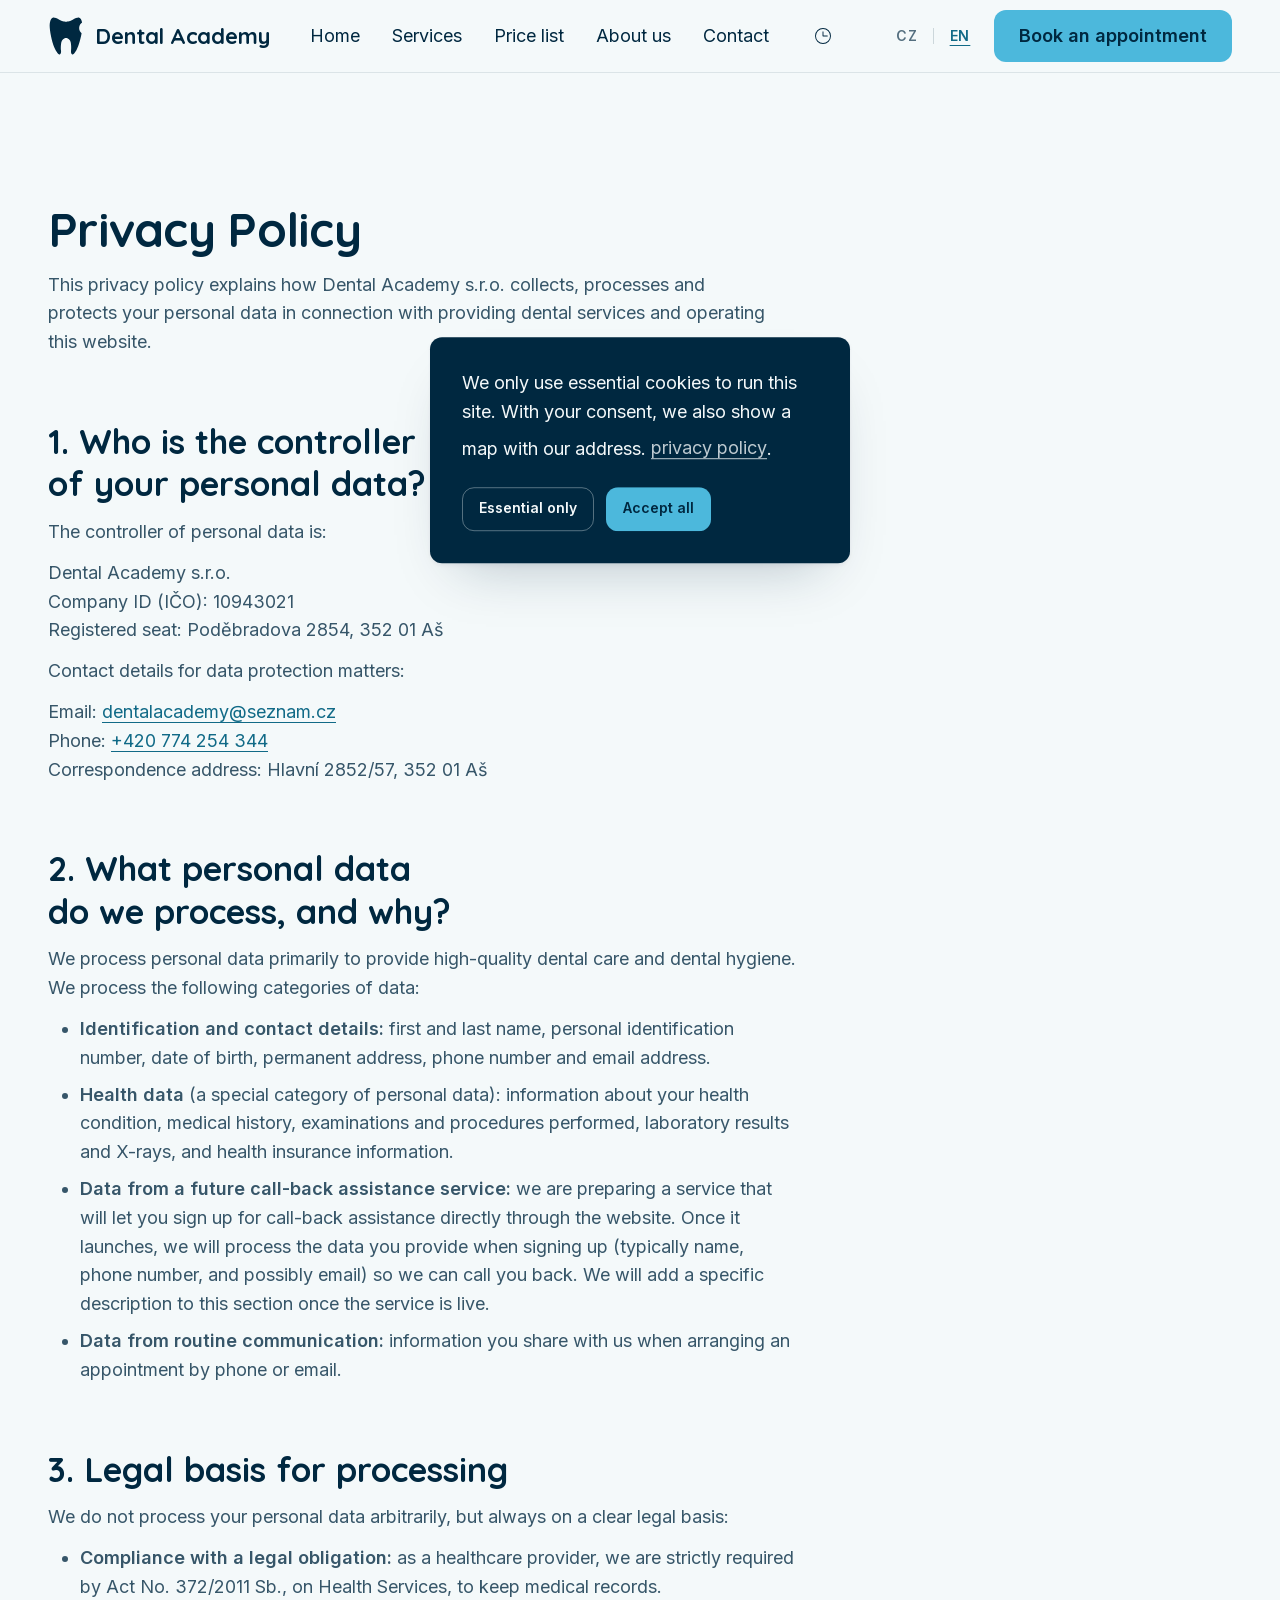
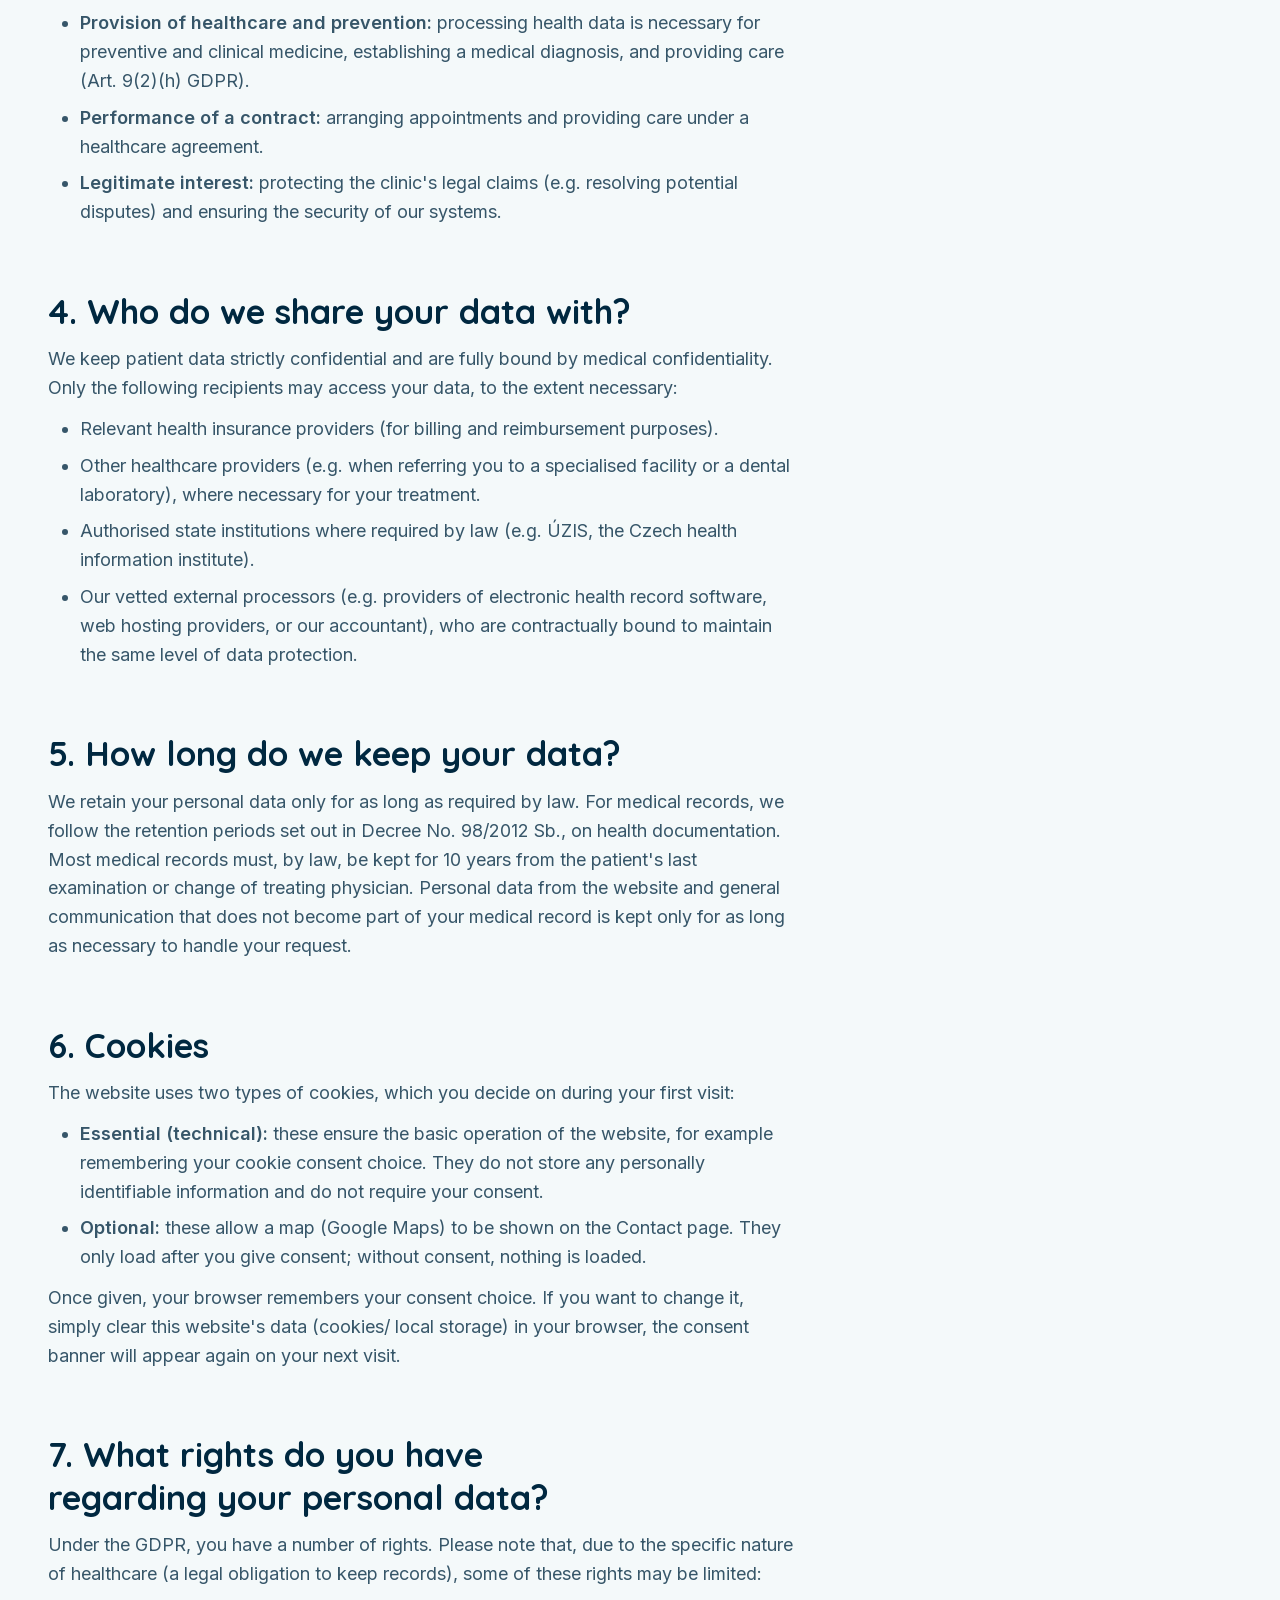
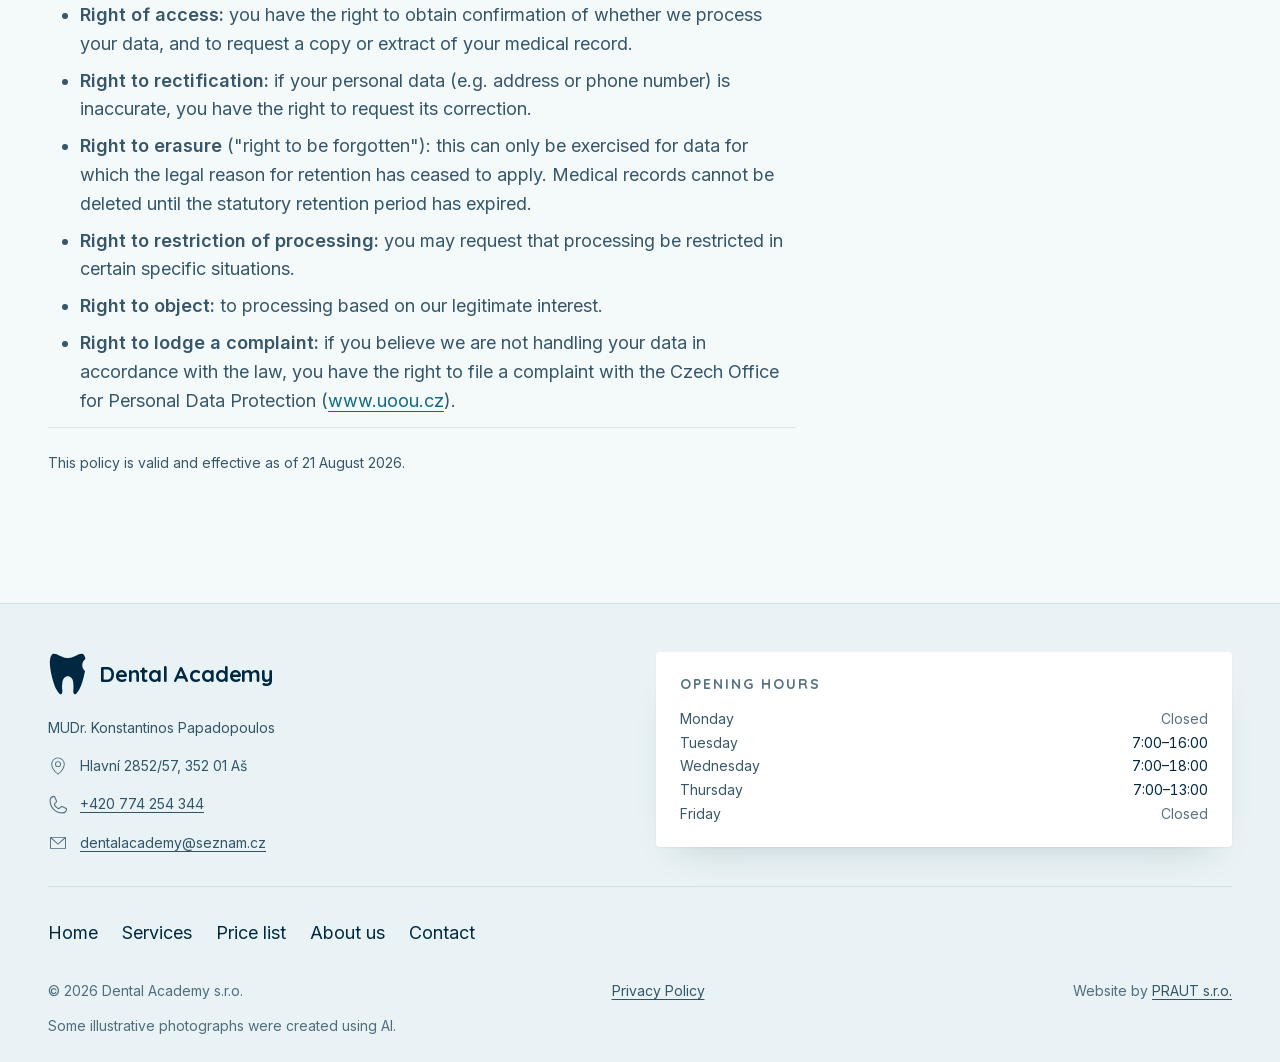
<file: en/privacy-policy/index.html>
<!DOCTYPE html><html lang="en" data-beasties-container><head>
    <meta charset="utf-8">
    <title>Privacy Policy, Dental Academy</title>
    <base href="/">
    <meta name="viewport" content="width=device-width, initial-scale=1">
    <link rel="icon" type="image/x-icon" href="favicon.ico">
    <link rel="apple-touch-icon" href="apple-touch-icon.png">

  <style>@font-face{font-family:Quicksand;font-style:normal;font-weight:700;font-display:swap;src:url("./media/quicksand-700-latin-ext-optimized-O6MUIEZ3.woff2") format("woff2");unicode-range:U+0100-02BA,U+02BD-02C5,U+02C7-02CC,U+02CE-02D7,U+02DD-02FF,U+0304,U+0308,U+0329,U+1D00-1DBF,U+1E00-1E9F,U+1EF2-1EFF,U+2020,U+20A0-20AB,U+20AD-20C0,U+2113,U+2C60-2C7F,U+A720-A7FF}@font-face{font-family:Quicksand;font-style:normal;font-weight:700;font-display:swap;src:url("./media/quicksand-700-latin-optimized-QVDMFVZS.woff2") format("woff2");unicode-range:U+0000-00FF,U+0131,U+0152-0153,U+02BB-02BC,U+02C6,U+02DA,U+02DC,U+0304,U+0308,U+0329,U+2000-206F,U+20AC,U+2122,U+2191,U+2193,U+2212,U+2215,U+FEFF,U+FFFD}@font-face{font-family:Inter;font-style:normal;font-weight:400;font-display:swap;src:url("./media/inter-400-latin-ext-optimized-43ESOUTK.woff2") format("woff2");unicode-range:U+0100-02BA,U+02BD-02C5,U+02C7-02CC,U+02CE-02D7,U+02DD-02FF,U+0304,U+0308,U+0329,U+1D00-1DBF,U+1E00-1E9F,U+1EF2-1EFF,U+2020,U+20A0-20AB,U+20AD-20C0,U+2113,U+2C60-2C7F,U+A720-A7FF}@font-face{font-family:Inter;font-style:normal;font-weight:400;font-display:swap;src:url("./media/inter-400-latin-optimized-SEBSPGC4.woff2") format("woff2");unicode-range:U+0000-00FF,U+0131,U+0152-0153,U+02BB-02BC,U+02C6,U+02DA,U+02DC,U+0304,U+0308,U+0329,U+2000-206F,U+20AC,U+2122,U+2191,U+2193,U+2212,U+2215,U+FEFF,U+FFFD}@font-face{font-family:Inter;font-style:normal;font-weight:600;font-display:swap;src:url("./media/inter-600-latin-ext-optimized-PHTYKVMK.woff2") format("woff2");unicode-range:U+0100-02BA,U+02BD-02C5,U+02C7-02CC,U+02CE-02D7,U+02DD-02FF,U+0304,U+0308,U+0329,U+1D00-1DBF,U+1E00-1E9F,U+1EF2-1EFF,U+2020,U+20A0-20AB,U+20AD-20C0,U+2113,U+2C60-2C7F,U+A720-A7FF}@font-face{font-family:Inter;font-style:normal;font-weight:600;font-display:swap;src:url("./media/inter-600-latin-optimized-3DX67WTJ.woff2") format("woff2");unicode-range:U+0000-00FF,U+0131,U+0152-0153,U+02BB-02BC,U+02C6,U+02DA,U+02DC,U+0304,U+0308,U+0329,U+2000-206F,U+20AC,U+2122,U+2191,U+2193,U+2212,U+2215,U+FEFF,U+FFFD}:root{--da-navy-900: #002840;--da-turquoise-500: #4cb8dc;--da-turquoise-700: #116a87;--da-purple-500: #8c5096;--da-ice-050: #f4f9fa;--da-ice-100: #e9f3f5;--da-white: #ffffff;--da-red-600: #a23b2e;--da-amber-700: #8f5700;--surface: var(--da-ice-050);--panel: var(--da-white);--panel-tint: var(--da-ice-100);--panel-dark: var(--da-navy-900);--ink: var(--da-navy-900);--ink-soft: rgb(0 40 64 / .78);--ink-faint: rgb(0 40 64 / .66);--ink-ghost: rgb(0 40 64 / .1);--ink-inverse: var(--da-ice-050);--accent: var(--da-turquoise-700);--accent-vivid: var(--da-turquoise-500);--rare: var(--da-purple-500);--border: rgb(0 40 64 / .16);--border-soft: rgb(0 40 64 / .1);--good: var(--da-turquoise-700);--bad: var(--da-red-600);--warn: var(--da-amber-700);--font-heading: "Quicksand", sans-serif;--font-body: "Inter", sans-serif;--text-h1: clamp(30px, 4.2vw, 48px);--text-h2: clamp(26px, 3vw, 34px);--text-h3: clamp(22px, 2.2vw, 26px);--text-body: 18px;--text-small: 14px;--leading-h1: 1.2;--leading-h2: 1.25;--leading-h3: 1.3;--leading-body: 1.6;--leading-small: 1.4;--tracking-kicker: .14em;--space-1: 4px;--space-2: 8px;--space-3: 12px;--space-4: 16px;--space-5: 24px;--space-6: 32px;--space-7: 48px;--space-8: 64px;--space-9: 96px;--space-10: 128px;--radius-surface: 4px;--radius-control: 12px;--shadow-sm: 0 1px 2px rgb(0 40 64 / .05), 0 20px 40px -24px rgb(0 40 64 / .22);--shadow-md: 0 2px 4px rgb(0 40 64 / .06), 0 28px 56px -28px rgb(0 40 64 / .28);--motion-fast: .15s;--motion-medium: .25s;--motion-slow: .4s;--motion-zoom: .7s;--motion-crossfade: 2s;--motion-hero-interval: 4s;--ease: cubic-bezier(.4, 0, .2, 1);--z-base: 0;--z-sticky: 100;--z-dropdown: 200;--z-overlay: 300;--z-cookie: 400;--container: 1200px;--container-wide: 1440px;--gutter: clamp(16px, 4vw, 48px);--tap-target-min: 44px;--focus-ring-width: 3px;--focus-ring-offset: 2px;--focus-ring-color: var(--da-turquoise-700)}*,*:before,*:after{box-sizing:border-box}*{margin:0}html{scroll-behavior:smooth;scroll-padding-top:var(--space-9);-webkit-text-size-adjust:100%}body{background:var(--surface);color:var(--ink);font-family:var(--font-body);font-size:var(--text-body);line-height:var(--leading-body);font-weight:400;-webkit-font-smoothing:antialiased;text-rendering:optimizeLegibility;min-height:100dvh}h1,h2{font-family:var(--font-heading);font-weight:700;text-wrap:balance}h1{font-size:var(--text-h1);line-height:var(--leading-h1);letter-spacing:-.015em}h2{font-size:var(--text-h2);line-height:var(--leading-h2)}p{text-wrap:pretty}a{color:var(--accent);text-underline-offset:.2em;transition:color var(--motion-fast) var(--ease)}svg{display:block;max-width:100%}button{font:inherit;color:inherit}@media(prefers-reduced-motion:reduce){html{scroll-behavior:auto}*,*:before,*:after{animation-duration:.01ms!important;animation-iteration-count:1!important;transition-duration:.01ms!important;scroll-behavior:auto!important}}
</style><link rel="stylesheet" href="styles-Z6CKCNIZ.css" media="print" onload="this.media='all'"><noscript><link rel="stylesheet" href="styles-Z6CKCNIZ.css"></noscript><style ng-app-id="ng">main[_ngcontent-ng-c197762682]{display:block;outline:none}</style><meta name="description" content="Privacy policy of the dental clinic Dental Academy s.r.o."><meta name="robots" content="index, follow, max-image-preview:large"><meta property="og:title" content="Privacy Policy, Dental Academy"><meta property="og:description" content="Privacy policy of the dental clinic Dental Academy s.r.o."><meta property="og:url" content="https://dentalacademyas.cz/en/privacy-policy/"><meta property="og:type" content="website"><meta property="og:site_name" content="Dental Academy"><meta property="og:locale" content="en_GB"><meta property="og:image" content="https://dentalacademyas.cz/apple-touch-icon.png"><meta name="twitter:card" content="summary"><meta name="twitter:title" content="Privacy Policy, Dental Academy"><meta name="twitter:description" content="Privacy policy of the dental clinic Dental Academy s.r.o."><style ng-app-id="ng">a[_ngcontent-ng-c2454751825]{position:absolute;z-index:var(--z-cookie);top:0;left:var(--space-4);transform:translateY(-120%);display:inline-flex;align-items:center;min-height:var(--tap-target-min);padding-inline:var(--space-5);background:var(--panel);color:var(--ink);border-radius:var(--radius-control);box-shadow:var(--shadow-md);text-decoration:none;font-weight:600;transition:transform var(--motion-fast) var(--ease)}a[_ngcontent-ng-c2454751825]:focus-visible{transform:translateY(var(--space-3))}</style><style ng-app-id="ng">header[_ngcontent-ng-c871143590]{position:sticky;top:0;z-index:var(--z-sticky);background:color-mix(in srgb,var(--surface) 88%,transparent);-webkit-backdrop-filter:blur(10px);backdrop-filter:blur(10px);border-bottom:1px solid var(--border-soft)}.bar[_ngcontent-ng-c871143590]{display:flex;align-items:center;justify-content:space-between;gap:var(--space-5);min-height:72px}.brand[_ngcontent-ng-c871143590]{display:inline-flex;color:var(--ink);text-decoration:none;flex:none}.desktop[_ngcontent-ng-c871143590]{display:none}nav.desktop[_ngcontent-ng-c871143590]   ul[_ngcontent-ng-c871143590]{list-style:none;padding:0;display:flex;align-items:center;gap:var(--space-6)}.hours[_ngcontent-ng-c871143590]{position:relative}.hours[_ngcontent-ng-c871143590]   summary[_ngcontent-ng-c871143590]{display:inline-flex;align-items:center;justify-content:center;min-width:var(--tap-target-min);min-height:var(--tap-target-min);color:var(--ink);cursor:pointer;list-style:none;transition:color var(--motion-fast) var(--ease)}.hours[_ngcontent-ng-c871143590]   summary[_ngcontent-ng-c871143590]::-webkit-details-marker{display:none}.hours[_ngcontent-ng-c871143590]   summary[_ngcontent-ng-c871143590]:hover, .hours[open][_ngcontent-ng-c871143590]   summary[_ngcontent-ng-c871143590]{color:var(--accent)}.hours-card[_ngcontent-ng-c871143590]{position:absolute;top:calc(100% + var(--space-3));right:0;z-index:var(--z-dropdown);padding:var(--space-4) var(--space-5);background:var(--panel);border-radius:var(--radius-surface);box-shadow:var(--shadow-md)}.hours-card[_ngcontent-ng-c871143590]   dl[_ngcontent-ng-c871143590]{margin:0;display:grid;grid-template-columns:auto 1fr;gap:var(--space-1) var(--space-4);font-size:var(--text-small);line-height:var(--leading-small);white-space:nowrap}.hours-card[_ngcontent-ng-c871143590]   dt[_ngcontent-ng-c871143590]{color:var(--ink-soft)}.hours-card[_ngcontent-ng-c871143590]   dd[_ngcontent-ng-c871143590]{margin:0;font-variant-numeric:tabular-nums}.hours-card[_ngcontent-ng-c871143590]   dd.closed[_ngcontent-ng-c871143590]{color:var(--ink-faint)}.actions[_ngcontent-ng-c871143590]{display:flex;align-items:center;gap:var(--space-3);flex:none}.burger[_ngcontent-ng-c871143590]{display:inline-flex;align-items:center;justify-content:center;min-width:var(--tap-target-min);min-height:var(--tap-target-min);background:transparent;border:0;border-radius:var(--radius-control);color:var(--ink);cursor:pointer;transition:background-color var(--motion-fast) var(--ease)}.burger[_ngcontent-ng-c871143590]:hover{background:var(--ink-ghost)}.cta[_ngcontent-ng-c871143590]{display:none}@media(min-width:480px){.cta[_ngcontent-ng-c871143590]{display:inline-flex}}@media(min-width:1280px){.desktop[_ngcontent-ng-c871143590]{display:inline-flex}.burger[_ngcontent-ng-c871143590]{display:none}}</style><style ng-app-id="ng">footer[_ngcontent-ng-c4214038375]{background:var(--panel-tint);border-top:1px solid var(--border-soft);padding-block:var(--space-7) var(--space-5)}.grid[_ngcontent-ng-c4214038375]{display:grid;grid-template-columns:minmax(0,1fr);align-items:start;gap:var(--space-6)}@media(min-width:768px){.grid[_ngcontent-ng-c4214038375]{grid-template-columns:repeat(2,minmax(0,1fr))}}.hours-wrap[_ngcontent-ng-c4214038375]{width:100%;min-width:0}.brand[_ngcontent-ng-c4214038375]{min-width:0}h2[_ngcontent-ng-c4214038375]{font-size:var(--text-small);letter-spacing:var(--tracking-kicker);text-transform:uppercase;color:var(--ink-faint);margin-bottom:var(--space-4)}.card[_ngcontent-ng-c4214038375]{padding:var(--space-5);background:var(--panel);border-radius:var(--radius-surface);box-shadow:var(--shadow-sm)}.doctor[_ngcontent-ng-c4214038375]{margin-top:var(--space-3);color:var(--ink-soft);font-size:var(--text-small)}.contact[_ngcontent-ng-c4214038375], .links[_ngcontent-ng-c4214038375], .legal[_ngcontent-ng-c4214038375]{list-style:none;padding:0}.contact[_ngcontent-ng-c4214038375]{display:flex;flex-direction:column;gap:var(--space-4);margin-top:var(--space-4);font-size:var(--text-small);line-height:var(--leading-body)}.contact[_ngcontent-ng-c4214038375]   li[_ngcontent-ng-c4214038375]{display:flex;align-items:center;gap:var(--space-3);margin:0;padding:0;color:var(--ink-soft)}.contact[_ngcontent-ng-c4214038375]   da-icon[_ngcontent-ng-c4214038375]{display:flex;align-items:center;justify-content:center;width:20px;height:20px;flex-shrink:0;color:var(--ink-faint)}.contact[_ngcontent-ng-c4214038375]   a[_ngcontent-ng-c4214038375], .contact[_ngcontent-ng-c4214038375]   span[_ngcontent-ng-c4214038375]{margin:0;padding:0;min-height:0;font-size:inherit;line-height:inherit;min-width:0;max-width:100%;overflow-wrap:anywhere}.hours[_ngcontent-ng-c4214038375]{margin:0;display:grid;grid-template-columns:minmax(0,1fr) auto;gap:var(--space-1) var(--space-4);font-size:var(--text-small);line-height:var(--leading-small)}.hours[_ngcontent-ng-c4214038375]   dt[_ngcontent-ng-c4214038375]{color:var(--ink-soft)}.hours[_ngcontent-ng-c4214038375]   dd[_ngcontent-ng-c4214038375]{margin:0;text-align:right;font-variant-numeric:tabular-nums}.hours[_ngcontent-ng-c4214038375]   dd.closed[_ngcontent-ng-c4214038375]{color:var(--ink-faint)}.navigation[_ngcontent-ng-c4214038375]{margin-top:var(--space-6);padding-block:var(--space-5) 0;border-top:1px solid var(--border-soft)}.links[_ngcontent-ng-c4214038375], .legal[_ngcontent-ng-c4214038375]{display:flex;flex-wrap:wrap;align-items:center;gap:var(--space-2) var(--space-5)}.bottom[_ngcontent-ng-c4214038375]{margin-top:var(--space-5);display:flex;flex-wrap:wrap;align-items:baseline;font-size:var(--text-small);color:var(--ink-faint);justify-content:space-between;gap:var(--space-5)}.bottom[_ngcontent-ng-c4214038375]   a[_ngcontent-ng-c4214038375]{align-items:center;margin-block:calc((var(--space-5) - var(--tap-target-min)) / 2)}.copyright[_ngcontent-ng-c4214038375], .credit[_ngcontent-ng-c4214038375], .ai-note[_ngcontent-ng-c4214038375]{font-size:var(--text-small);color:var(--ink-faint)}.copyright[_ngcontent-ng-c4214038375], .credit[_ngcontent-ng-c4214038375]{min-width:0;overflow-wrap:anywhere}.ai-note[_ngcontent-ng-c4214038375]{margin-top:var(--space-3)}</style><style ng-app-id="ng">[_nghost-ng-c3181076983]{display:block;width:min(100% - 2 * var(--gutter),var(--_max, var(--container)));margin-inline:auto}</style><style ng-app-id="ng">[_nghost-ng-c3826198548]{display:inline-flex;align-items:center;gap:var(--space-3);color:inherit}.mark[_ngcontent-ng-c3826198548]{height:max(32px,1px * var(--_size, 40));width:auto;aspect-ratio:103.21/116.48}.wordmark[_ngcontent-ng-c3826198548]{font-family:var(--font-heading);font-weight:700;font-size:clamp(18px,2vw,22px);line-height:1.1;letter-spacing:-.01em;white-space:nowrap}</style><style ng-app-id="ng">[_nghost-ng-c3883181231]{display:inline-flex;flex:none;color:inherit}svg[_ngcontent-ng-c3883181231]{width:calc(1px * var(--_size, 24));height:calc(1px * var(--_size, 24))}</style><style ng-app-id="ng">[_nghost-ng-c4016984144]{color:var(--accent);text-underline-offset:.2em;transition:color var(--motion-fast) var(--ease)}.variant-inline[_nghost-ng-c4016984144]{text-decoration:underline}.variant-inline[_nghost-ng-c4016984144]:hover{color:var(--ink)}.variant-nav[_nghost-ng-c4016984144]{color:var(--ink);text-decoration:none;display:inline-flex;align-items:center;min-height:var(--tap-target-min)}.variant-nav[_nghost-ng-c4016984144]:hover{color:var(--accent)}.variant-quiet[_nghost-ng-c4016984144]{color:var(--ink-soft);text-decoration:underline;text-decoration-color:currentColor;display:inline-flex;align-items:center;min-height:var(--tap-target-min)}.variant-quiet[_nghost-ng-c4016984144]:hover{color:var(--ink)}.is-active[_nghost-ng-c4016984144]{color:var(--accent);font-weight:700}</style><style ng-app-id="ng">[_nghost-ng-c1360616720]{display:contents}.banner[_ngcontent-ng-c1360616720]{position:fixed;top:50%;left:50%;transform:translate(-50%,-50%);z-index:var(--z-cookie);width:calc(100% - var(--space-4) * 2);max-width:420px;display:grid;gap:var(--space-4);padding:var(--space-6);background:var(--panel-dark);border-radius:var(--radius-control);box-shadow:var(--shadow-md);--ink: var(--ink-inverse);--ink-soft: rgb(244 249 250 / .78);--border: rgb(244 249 250 / .35);--accent: var(--accent-vivid);color:var(--ink);animation:_ngcontent-ng-c1360616720_fade-in var(--motion-slow) var(--ease)}.actions[_ngcontent-ng-c1360616720]{display:flex;flex-wrap:wrap;gap:var(--space-3)}@keyframes _ngcontent-ng-c1360616720_fade-in{0%{opacity:0;transform:translate(-50%,-50%) scale(.96)}to{opacity:1;transform:translate(-50%,-50%) scale(1)}}</style><style ng-app-id="ng">nav[_ngcontent-ng-c47568377]{display:inline-flex;align-items:center;gap:var(--space-1)}a[_ngcontent-ng-c47568377]{display:inline-flex;align-items:center;justify-content:center;min-width:var(--tap-target-min);min-height:var(--tap-target-min);color:var(--ink-faint);text-decoration:none;font-size:var(--text-small);font-weight:600;letter-spacing:.06em;border-radius:var(--radius-control);transition:color var(--motion-fast) var(--ease)}a[_ngcontent-ng-c47568377]:hover{color:var(--ink)}a.is-current[_ngcontent-ng-c47568377]{color:var(--accent);text-decoration:underline;text-underline-offset:.3em}.sep[_ngcontent-ng-c47568377]{width:1px;height:16px;background:var(--border)}.sr-only[_ngcontent-ng-c47568377]{position:absolute;width:1px;height:1px;padding:0;margin:-1px;overflow:hidden;clip-path:inset(50%);white-space:nowrap;border:0}</style><style ng-app-id="ng">[_nghost-ng-c1597601124]{display:inline-flex;align-items:center;justify-content:center;gap:var(--space-2);border-radius:var(--radius-control);border:1px solid transparent;font-family:var(--font-body);font-weight:600;line-height:1.2;text-align:center;text-decoration:none;cursor:pointer;max-width:100%;transition:background-color var(--motion-fast) var(--ease),border-color var(--motion-fast) var(--ease),color var(--motion-fast) var(--ease)}.size-sm[_nghost-ng-c1597601124]{min-height:var(--tap-target-min);padding-inline:var(--space-4);font-size:var(--text-small)}.size-md[_nghost-ng-c1597601124]{min-height:52px;padding-inline:var(--space-5);font-size:var(--text-body)}.size-lg[_nghost-ng-c1597601124]{min-height:60px;padding-inline:var(--space-6);font-size:var(--text-body)}.appearance-primary[_nghost-ng-c1597601124]{background:var(--accent-vivid);color:var(--da-navy-900)}.appearance-primary[_nghost-ng-c1597601124]:hover{background:var(--accent);color:var(--ink-inverse)}.appearance-secondary[_nghost-ng-c1597601124]{background:transparent;border-color:var(--border);color:var(--ink)}.appearance-secondary[_nghost-ng-c1597601124]:hover{border-color:var(--accent);color:var(--accent)}.appearance-ghost[_nghost-ng-c1597601124]{background:transparent;color:var(--accent);padding-inline:var(--space-3)}.appearance-ghost[_nghost-ng-c1597601124]:hover{background:var(--ink-ghost)}.is-full[_nghost-ng-c1597601124]{width:100%}.is-loading[_nghost-ng-c1597601124], [disabled][_nghost-ng-c1597601124]{opacity:.55;cursor:not-allowed;pointer-events:none}</style><style ng-app-id="ng">.legal[_ngcontent-ng-c2052193415]{max-width:68ch}.lede[_ngcontent-ng-c2052193415]{margin-top:var(--space-4);color:var(--ink-soft)}h2[_ngcontent-ng-c2052193415]{margin-top:var(--space-8);margin-bottom:var(--space-3)}.legal[_ngcontent-ng-c2052193415]   p[_ngcontent-ng-c2052193415], .legal[_ngcontent-ng-c2052193415]   ul[_ngcontent-ng-c2052193415]{margin-top:var(--space-3);color:var(--ink-soft)}.legal[_ngcontent-ng-c2052193415]   ul[_ngcontent-ng-c2052193415]{padding-left:var(--space-6);display:grid;gap:var(--space-2)}.updated[_ngcontent-ng-c2052193415]{margin-top:var(--space-8);padding-top:var(--space-5);border-top:1px solid var(--border-soft);font-size:var(--text-small);color:var(--ink-faint)}</style><style ng-app-id="ng">[_nghost-ng-c2319155291]{display:block}.tone-surface[_nghost-ng-c2319155291]{background:var(--surface)}.tone-panel[_nghost-ng-c2319155291]{background:var(--panel)}.tone-tint[_nghost-ng-c2319155291]{background:var(--panel-tint)}.tone-dark[_nghost-ng-c2319155291]{background:var(--panel-dark);--ink: var(--ink-inverse);--ink-soft: rgb(244 249 250 / .78);--ink-faint: rgb(244 249 250 / .62);--ink-ghost: rgb(244 249 250 / .12);--border: rgb(244 249 250 / .35);--border-soft: rgb(244 249 250 / .18);--accent: var(--accent-vivid);color:var(--ink)}.spacing-tight[_nghost-ng-c2319155291]{padding-block:var(--space-7)}.spacing-normal[_nghost-ng-c2319155291]{padding-block:var(--space-9)}.spacing-loose[_nghost-ng-c2319155291]{padding-block:var(--space-10)}</style><link rel="canonical" href="https://dentalacademyas.cz/en/privacy-policy/"><link rel="alternate" href="https://dentalacademyas.cz/ochrana-osobnich-udaju/" hreflang="cs"><link rel="alternate" href="https://dentalacademyas.cz/en/privacy-policy/" hreflang="en"><link rel="alternate" href="https://dentalacademyas.cz/ochrana-osobnich-udaju/" hreflang="x-default"><script id="clinic-schema" type="application/ld+json">{"@context":"https://schema.org","@type":"Dentist","@id":"https://dentalacademyas.cz/#clinic","name":"Dental Academy s.r.o.","url":"https://dentalacademyas.cz/","telephone":"+420 774 254 344","email":"dentalacademy@seznam.cz","address":{"@type":"PostalAddress","streetAddress":"Hlavní 2852/57","addressLocality":"Aš","postalCode":"352 01","addressCountry":"CZ"},"openingHoursSpecification":[{"@type":"OpeningHoursSpecification","dayOfWeek":"Tuesday","opens":"07:00","closes":"16:00"},{"@type":"OpeningHoursSpecification","dayOfWeek":"Wednesday","opens":"07:00","closes":"18:00"},{"@type":"OpeningHoursSpecification","dayOfWeek":"Thursday","opens":"07:00","closes":"13:00"}]}</script></head>
  <body><!--nghm--><script type="text/javascript" id="ng-event-dispatch-contract">(()=>{function p(t,n,r,o,e,i,f,m){return{eventType:t,event:n,targetElement:r,eic:o,timeStamp:e,eia:i,eirp:f,eiack:m}}function u(t){let n=[],r=e=>{n.push(e)};return{c:t,q:n,et:[],etc:[],d:r,h:e=>{r(p(e.type,e,e.target,t,Date.now()))}}}function s(t,n,r){for(let o=0;o<n.length;o++){let e=n[o];(r?t.etc:t.et).push(e),t.c.addEventListener(e,t.h,r)}}function c(t,n,r,o,e=window){let i=u(t);e._ejsas||(e._ejsas={}),e._ejsas[n]=i,s(i,r),s(i,o,!0)}window.__jsaction_bootstrap=c;})();
</script><script>window.__jsaction_bootstrap(document.body,"ng",["click"],[]);</script>
    <app-root ng-version="21.2.20" _nghost-ng-c197762682 ngh="7" ng-server-context="ssg"><da-skip-link _ngcontent-ng-c197762682 _nghost-ng-c2454751825 ngh="0"><a _ngcontent-ng-c2454751825 fragment="obsah" queryparamshandling="preserve" href="/en/privacy-policy#obsah" jsaction="click:;">Skip to main content</a></da-skip-link><da-header _ngcontent-ng-c197762682 _nghost-ng-c871143590 ngh="3"><header _ngcontent-ng-c871143590><da-container _ngcontent-ng-c871143590 width="wide" _nghost-ng-c3181076983 style="--_max: var(--container-wide);" ngh="0"><div _ngcontent-ng-c871143590 class="bar"><a _ngcontent-ng-c871143590 class="brand" aria-label="Dental Academy, domovská stránka" href="/en" jsaction="click:;"><da-logo _ngcontent-ng-c871143590 _nghost-ng-c3826198548 style="--_size: 40;" ngh="1"><svg _ngcontent-ng-c3826198548="" viewBox="85.02 15.29 103.21 116.48" fill="currentColor" aria-hidden="true" focusable="false" class="mark"><path _ngcontent-ng-c3826198548="" fill-rule="nonzero" d="M 155.742188 26.761719 C 146.433594 31.835938 137.515625 31.667969 137.515625 31.667969 C 137.515625 31.667969 128.539062 31.835938 119.230469 26.761719 C 108.804688 21.132812 103.285156 19.292969 98.9375 20.183594 C 94.589844 21.019531 89.015625 29.882812 90.074219 48.671875 C 91.078125 67.457031 99.105469 99.289062 105.851562 111.773438 C 112.652344 124.316406 116.832031 127.773438 119.230469 127.273438 C 121.683594 126.714844 123.96875 121.699219 122.910156 115.621094 C 121.851562 109.546875 122.238281 92.429688 125.863281 86.578125 C 130.882812 78.382812 137.515625 79.273438 137.515625 79.273438 C 137.515625 79.273438 144.09375 78.382812 149.164062 86.578125 C 152.789062 92.429688 153.125 109.546875 152.121094 115.621094 C 151.0625 121.699219 153.347656 126.714844 155.742188 127.273438 C 158.195312 127.773438 162.378906 124.316406 169.121094 111.773438 C 174.140625 102.519531 179.824219 82.730469 182.890625 65.449219 C 182.835938 65.449219 182.835938 65.449219 182.835938 65.449219 C 179.492188 62.664062 175.699219 57.867188 175.699219 50.230469 C 175.699219 40.8125 181.722656 35.738281 184.230469 34.007812 C 182.667969 25.203125 179.101562 20.796875 176.089844 20.183594 C 175.421875 20.015625 174.695312 19.960938 173.972656 19.960938 C 169.902344 19.960938 164.550781 22.023438 155.742188 26.761719 Z M 184.230469 34.007812 Z M 184.230469 34.007812 "/></svg><span _ngcontent-ng-c3826198548 class="wordmark">Dental Academy</span><!----></da-logo></a><nav _ngcontent-ng-c871143590 class="desktop" aria-label="Main navigation"><ul _ngcontent-ng-c871143590><li _ngcontent-ng-c871143590><a _ngcontent-ng-c871143590 dalink variant="nav" routerlinkactive="is-active" _nghost-ng-c4016984144 class="variant-nav" href="/en" ngh="0" jsaction="click:;"> Home </a></li><li _ngcontent-ng-c871143590><a _ngcontent-ng-c871143590 dalink variant="nav" routerlinkactive="is-active" _nghost-ng-c4016984144 class="variant-nav" href="/en/services" ngh="0" jsaction="click:;"> Services </a></li><li _ngcontent-ng-c871143590><a _ngcontent-ng-c871143590 dalink variant="nav" routerlinkactive="is-active" _nghost-ng-c4016984144 class="variant-nav" href="/en/prices" ngh="0" jsaction="click:;"> Price list </a></li><li _ngcontent-ng-c871143590><a _ngcontent-ng-c871143590 dalink variant="nav" routerlinkactive="is-active" _nghost-ng-c4016984144 class="variant-nav" href="/en/about" ngh="0" jsaction="click:;"> About us </a></li><li _ngcontent-ng-c871143590><a _ngcontent-ng-c871143590 dalink variant="nav" routerlinkactive="is-active" _nghost-ng-c4016984144 class="variant-nav" href="/en/contact" ngh="0" jsaction="click:;"> Contact </a></li><!----><li _ngcontent-ng-c871143590><details _ngcontent-ng-c871143590 class="hours"><summary _ngcontent-ng-c871143590 title="Opening hours" aria-label="Opening hours"><da-icon _ngcontent-ng-c871143590 name="clock" _nghost-ng-c3883181231 style="--_size: 20;" ngh="2"><svg _ngcontent-ng-c3883181231="" viewBox="0 0 256 256" fill="currentColor" focusable="false" aria-hidden="true"><g _ngcontent-ng-c3883181231="" transform-origin="128 128"><path _ngcontent-ng-c3883181231="" d="M128,26A102,102,0,1,0,230,128,102.12,102.12,0,0,0,128,26Zm0,192a90,90,0,1,1,90-90A90.1,90.1,0,0,1,128,218Zm62-90a6,6,0,0,1-6,6H128a6,6,0,0,1-6-6V72a6,6,0,0,1,12,0v50h50A6,6,0,0,1,190,128Z"/><!----></g></svg></da-icon></summary><div _ngcontent-ng-c871143590 class="hours-card"><dl _ngcontent-ng-c871143590><dt _ngcontent-ng-c871143590>Monday</dt><dd _ngcontent-ng-c871143590 class="closed">Closed</dd><dt _ngcontent-ng-c871143590>Tuesday</dt><dd _ngcontent-ng-c871143590 class>7:00–16:00</dd><dt _ngcontent-ng-c871143590>Wednesday</dt><dd _ngcontent-ng-c871143590 class>7:00–18:00</dd><dt _ngcontent-ng-c871143590>Thursday</dt><dd _ngcontent-ng-c871143590 class>7:00–13:00</dd><dt _ngcontent-ng-c871143590>Friday</dt><dd _ngcontent-ng-c871143590 class="closed">Closed</dd><!----></dl></div></details></li></ul></nav><div _ngcontent-ng-c871143590 class="actions"><da-language-switcher _ngcontent-ng-c871143590 class="desktop" _nghost-ng-c47568377 ngh="0"><nav _ngcontent-ng-c47568377 aria-label="Volba jazyka / Language"><a _ngcontent-ng-c47568377 hreflang="cs" lang="cs" class href="/" jsaction="click:;"><span _ngcontent-ng-c47568377 aria-hidden="true" class="abbr">CZ</span><span _ngcontent-ng-c47568377 class="sr-only">Čeština</span></a><span _ngcontent-ng-c47568377 aria-hidden="true" class="sep"></span><a _ngcontent-ng-c47568377 hreflang="en" lang="en" class="is-current" href="/" aria-current="true" jsaction="click:;"><span _ngcontent-ng-c47568377 aria-hidden="true" class="abbr">EN</span><span _ngcontent-ng-c47568377 class="sr-only">English</span></a></nav></da-language-switcher><a _ngcontent-ng-c871143590 dabutton class="cta appearance-primary da-btn size-md" _nghost-ng-c1597601124 href="tel:+420774254344" ngh="0">Book an appointment</a><button _ngcontent-ng-c871143590 type="button" class="burger" aria-label="Open menu" aria-expanded="false" jsaction="click:;"><da-icon _ngcontent-ng-c871143590 name="list" _nghost-ng-c3883181231 style="--_size: 24;" ngh="2"><svg _ngcontent-ng-c3883181231="" viewBox="0 0 256 256" fill="currentColor" focusable="false" aria-hidden="true"><g _ngcontent-ng-c3883181231="" transform-origin="128 128"><path _ngcontent-ng-c3883181231="" d="M222,128a6,6,0,0,1-6,6H40a6,6,0,0,1,0-12H216A6,6,0,0,1,222,128ZM40,70H216a6,6,0,0,0,0-12H40a6,6,0,0,0,0,12ZM216,186H40a6,6,0,0,0,0,12H216a6,6,0,0,0,0-12Z"/><!----></g></svg></da-icon></button></div></div></da-container></header><!----><!----></da-header><main _ngcontent-ng-c197762682 id="obsah" tabindex="-1"><router-outlet _ngcontent-ng-c197762682></router-outlet><da-ochrana-osobnich-udaju-page _nghost-ng-c2052193415 ngh="4"><da-section _ngcontent-ng-c2052193415 spacing="loose" _nghost-ng-c2319155291 class="spacing-loose tone-surface" ngh="0"><da-container _ngcontent-ng-c2052193415 _nghost-ng-c3181076983 style="--_max: var(--container);" ngh="0"><div _ngcontent-ng-c2052193415 class="legal"><h1 _ngcontent-ng-c2052193415>Privacy Policy</h1><p _ngcontent-ng-c2052193415 class="lede"> This privacy policy explains how Dental Academy s.r.o. collects, processes and protects your personal data in connection with providing dental services and operating this website. </p><h2 _ngcontent-ng-c2052193415>1. Who is the controller of your personal data?</h2><p _ngcontent-ng-c2052193415>The controller of personal data is:</p><p _ngcontent-ng-c2052193415> Dental Academy s.r.o.<br _ngcontent-ng-c2052193415> Company ID (IČO): 10943021<br _ngcontent-ng-c2052193415> Registered seat: Poděbradova 2854, 352 01 Aš </p><p _ngcontent-ng-c2052193415>Contact details for data protection matters:</p><p _ngcontent-ng-c2052193415> Email: <a _ngcontent-ng-c2052193415 href="mailto:dentalacademy@seznam.cz">dentalacademy@seznam.cz</a><br _ngcontent-ng-c2052193415> Phone: <a _ngcontent-ng-c2052193415 href="tel:+420774254344">+420 774 254 344</a><br _ngcontent-ng-c2052193415> Correspondence address: Hlavní 2852/57, 352 01 Aš </p><h2 _ngcontent-ng-c2052193415>2. What personal data do we process, and why?</h2><p _ngcontent-ng-c2052193415> We process personal data primarily to provide high-quality dental care and dental hygiene. We process the following categories of data: </p><ul _ngcontent-ng-c2052193415><li _ngcontent-ng-c2052193415><strong _ngcontent-ng-c2052193415>Identification and contact details:</strong> first and last name, personal identification number, date of birth, permanent address, phone number and email address. </li><li _ngcontent-ng-c2052193415><strong _ngcontent-ng-c2052193415>Health data</strong> (a special category of personal data): information about your health condition, medical history, examinations and procedures performed, laboratory results and X-rays, and health insurance information. </li><li _ngcontent-ng-c2052193415><strong _ngcontent-ng-c2052193415>Data from a future call-back assistance service:</strong> we are preparing a service that will let you sign up for call-back assistance directly through the website. Once it launches, we will process the data you provide when signing up (typically name, phone number, and possibly email) so we can call you back. We will add a specific description to this section once the service is live. </li><li _ngcontent-ng-c2052193415><strong _ngcontent-ng-c2052193415>Data from routine communication:</strong> information you share with us when arranging an appointment by phone or email. </li></ul><h2 _ngcontent-ng-c2052193415>3. Legal basis for processing</h2><p _ngcontent-ng-c2052193415>We do not process your personal data arbitrarily, but always on a clear legal basis:</p><ul _ngcontent-ng-c2052193415><li _ngcontent-ng-c2052193415><strong _ngcontent-ng-c2052193415>Compliance with a legal obligation:</strong> as a healthcare provider, we are strictly required by Act No. 372/2011 Sb., on Health Services, to keep medical records. </li><li _ngcontent-ng-c2052193415><strong _ngcontent-ng-c2052193415>Provision of healthcare and prevention:</strong> processing health data is necessary for preventive and clinical medicine, establishing a medical diagnosis, and providing care (Art. 9(2)(h) GDPR). </li><li _ngcontent-ng-c2052193415><strong _ngcontent-ng-c2052193415>Performance of a contract:</strong> arranging appointments and providing care under a healthcare agreement. </li><li _ngcontent-ng-c2052193415><strong _ngcontent-ng-c2052193415>Legitimate interest:</strong> protecting the clinic's legal claims (e.g. resolving potential disputes) and ensuring the security of our systems. </li></ul><h2 _ngcontent-ng-c2052193415>4. Who do we share your data with?</h2><p _ngcontent-ng-c2052193415> We keep patient data strictly confidential and are fully bound by medical confidentiality. Only the following recipients may access your data, to the extent necessary: </p><ul _ngcontent-ng-c2052193415><li _ngcontent-ng-c2052193415>Relevant health insurance providers (for billing and reimbursement purposes).</li><li _ngcontent-ng-c2052193415> Other healthcare providers (e.g. when referring you to a specialised facility or a dental laboratory), where necessary for your treatment. </li><li _ngcontent-ng-c2052193415>Authorised state institutions where required by law (e.g. ÚZIS, the Czech health information institute).</li><li _ngcontent-ng-c2052193415> Our vetted external processors (e.g. providers of electronic health record software, web hosting providers, or our accountant), who are contractually bound to maintain the same level of data protection. </li></ul><h2 _ngcontent-ng-c2052193415>5. How long do we keep your data?</h2><p _ngcontent-ng-c2052193415> We retain your personal data only for as long as required by law. For medical records, we follow the retention periods set out in Decree No. 98/2012 Sb., on health documentation. Most medical records must, by law, be kept for 10 years from the patient's last examination or change of treating physician. Personal data from the website and general communication that does not become part of your medical record is kept only for as long as necessary to handle your request. </p><h2 _ngcontent-ng-c2052193415>6. Cookies</h2><p _ngcontent-ng-c2052193415>The website uses two types of cookies, which you decide on during your first visit:</p><ul _ngcontent-ng-c2052193415><li _ngcontent-ng-c2052193415><strong _ngcontent-ng-c2052193415>Essential (technical):</strong> these ensure the basic operation of the website, for example remembering your cookie consent choice. They do not store any personally identifiable information and do not require your consent. </li><li _ngcontent-ng-c2052193415><strong _ngcontent-ng-c2052193415>Optional:</strong> these allow a map (Google Maps) to be shown on the Contact page. They only load after you give consent; without consent, nothing is loaded. </li></ul><p _ngcontent-ng-c2052193415> Once given, your browser remembers your consent choice. If you want to change it, simply clear this website's data (cookies/ local storage) in your browser, the consent banner will appear again on your next visit. </p><h2 _ngcontent-ng-c2052193415>7. What rights do you have regarding your personal data?</h2><p _ngcontent-ng-c2052193415> Under the GDPR, you have a number of rights. Please note that, due to the specific nature of healthcare (a legal obligation to keep records), some of these rights may be limited: </p><ul _ngcontent-ng-c2052193415><li _ngcontent-ng-c2052193415><strong _ngcontent-ng-c2052193415>Right of access:</strong> you have the right to obtain confirmation of whether we process your data, and to request a copy or extract of your medical record. </li><li _ngcontent-ng-c2052193415><strong _ngcontent-ng-c2052193415>Right to rectification:</strong> if your personal data (e.g. address or phone number) is inaccurate, you have the right to request its correction. </li><li _ngcontent-ng-c2052193415><strong _ngcontent-ng-c2052193415>Right to erasure</strong> ("right to be forgotten"): this can only be exercised for data for which the legal reason for retention has ceased to apply. Medical records cannot be deleted until the statutory retention period has expired. </li><li _ngcontent-ng-c2052193415><strong _ngcontent-ng-c2052193415>Right to restriction of processing:</strong> you may request that processing be restricted in certain specific situations. </li><li _ngcontent-ng-c2052193415><strong _ngcontent-ng-c2052193415>Right to object:</strong> to processing based on our legitimate interest. </li><li _ngcontent-ng-c2052193415><strong _ngcontent-ng-c2052193415>Right to lodge a complaint:</strong> if you believe we are not handling your data in accordance with the law, you have the right to file a complaint with the Czech Office for Personal Data Protection (<a _ngcontent-ng-c2052193415 href="https://www.uoou.cz/" target="_blank" rel="noopener">www.uoou.cz</a>). </li></ul><p _ngcontent-ng-c2052193415 class="updated">This policy is valid and effective as of 21 August 2026.</p><!----><!----></div></da-container></da-section></da-ochrana-osobnich-udaju-page><!----></main><!----><da-footer _ngcontent-ng-c197762682 _nghost-ng-c4214038375 ngh="5"><footer _ngcontent-ng-c4214038375><da-container _ngcontent-ng-c4214038375 width="content" _nghost-ng-c3181076983 style="--_max: var(--container);" ngh="0"><div _ngcontent-ng-c4214038375 class="grid"><div _ngcontent-ng-c4214038375 class="brand"><da-logo _ngcontent-ng-c4214038375 _nghost-ng-c3826198548 style="--_size: 44;" ngh="1"><svg _ngcontent-ng-c3826198548="" viewBox="85.02 15.29 103.21 116.48" fill="currentColor" aria-hidden="true" focusable="false" class="mark"><path _ngcontent-ng-c3826198548="" fill-rule="nonzero" d="M 155.742188 26.761719 C 146.433594 31.835938 137.515625 31.667969 137.515625 31.667969 C 137.515625 31.667969 128.539062 31.835938 119.230469 26.761719 C 108.804688 21.132812 103.285156 19.292969 98.9375 20.183594 C 94.589844 21.019531 89.015625 29.882812 90.074219 48.671875 C 91.078125 67.457031 99.105469 99.289062 105.851562 111.773438 C 112.652344 124.316406 116.832031 127.773438 119.230469 127.273438 C 121.683594 126.714844 123.96875 121.699219 122.910156 115.621094 C 121.851562 109.546875 122.238281 92.429688 125.863281 86.578125 C 130.882812 78.382812 137.515625 79.273438 137.515625 79.273438 C 137.515625 79.273438 144.09375 78.382812 149.164062 86.578125 C 152.789062 92.429688 153.125 109.546875 152.121094 115.621094 C 151.0625 121.699219 153.347656 126.714844 155.742188 127.273438 C 158.195312 127.773438 162.378906 124.316406 169.121094 111.773438 C 174.140625 102.519531 179.824219 82.730469 182.890625 65.449219 C 182.835938 65.449219 182.835938 65.449219 182.835938 65.449219 C 179.492188 62.664062 175.699219 57.867188 175.699219 50.230469 C 175.699219 40.8125 181.722656 35.738281 184.230469 34.007812 C 182.667969 25.203125 179.101562 20.796875 176.089844 20.183594 C 175.421875 20.015625 174.695312 19.960938 173.972656 19.960938 C 169.902344 19.960938 164.550781 22.023438 155.742188 26.761719 Z M 184.230469 34.007812 Z M 184.230469 34.007812 "/></svg><span _ngcontent-ng-c3826198548 class="wordmark">Dental Academy</span><!----></da-logo><p _ngcontent-ng-c4214038375 class="doctor">MUDr. Konstantinos Papadopoulos</p><ul _ngcontent-ng-c4214038375 class="contact"><li _ngcontent-ng-c4214038375><da-icon _ngcontent-ng-c4214038375 name="map-pin" _nghost-ng-c3883181231 style="--_size: 20;" ngh="2"><svg _ngcontent-ng-c3883181231="" viewBox="0 0 256 256" fill="currentColor" focusable="false" aria-hidden="true"><g _ngcontent-ng-c3883181231="" transform-origin="128 128"><path _ngcontent-ng-c3883181231="" d="M128,66a38,38,0,1,0,38,38A38,38,0,0,0,128,66Zm0,64a26,26,0,1,1,26-26A26,26,0,0,1,128,130Zm0-112a86.1,86.1,0,0,0-86,86c0,30.91,14.34,63.74,41.47,94.94a252.32,252.32,0,0,0,41.09,38,6,6,0,0,0,6.88,0,252.32,252.32,0,0,0,41.09-38c27.13-31.2,41.47-64,41.47-94.94A86.1,86.1,0,0,0,128,18Zm0,206.51C113,212.93,54,163.62,54,104a74,74,0,0,1,148,0C202,163.62,143,212.93,128,224.51Z"/><!----></g></svg></da-icon><span _ngcontent-ng-c4214038375>Hlavní 2852/57, 352 01 Aš</span></li><li _ngcontent-ng-c4214038375><da-icon _ngcontent-ng-c4214038375 name="phone" _nghost-ng-c3883181231 style="--_size: 20;" ngh="2"><svg _ngcontent-ng-c3883181231="" viewBox="0 0 256 256" fill="currentColor" focusable="false" aria-hidden="true"><g _ngcontent-ng-c3883181231="" transform-origin="128 128" transform="scale(1.15)"><path _ngcontent-ng-c3883181231="" d="M221.59,160.3l-47.24-21.17a14,14,0,0,0-13.28,1.22,4.81,4.81,0,0,0-.56.42l-24.69,21a1.88,1.88,0,0,1-1.68.06c-15.87-7.66-32.31-24-40-39.65a1.91,1.91,0,0,1,0-1.68l21.07-25a6.13,6.13,0,0,0,.42-.58,14,14,0,0,0,1.12-13.27L95.73,34.49a14,14,0,0,0-14.56-8.38A54.24,54.24,0,0,0,34,80c0,78.3,63.7,142,142,142a54.25,54.25,0,0,0,53.89-47.17A14,14,0,0,0,221.59,160.3ZM176,210C104.32,210,46,151.68,46,80A42.23,42.23,0,0,1,82.67,38h.23a2,2,0,0,1,1.84,1.31l21.1,47.11a2,2,0,0,1,0,1.67L84.73,113.15a4.73,4.73,0,0,0-.43.57,14,14,0,0,0-.91,13.73c8.87,18.16,27.17,36.32,45.53,45.19a14,14,0,0,0,13.77-1c.19-.13.38-.27.56-.42l24.68-21a1.92,1.92,0,0,1,1.6-.1l47.25,21.17a2,2,0,0,1,1.21,2A42.24,42.24,0,0,1,176,210Z"/><!----></g></svg></da-icon><a _ngcontent-ng-c4214038375 dalink variant="quiet" _nghost-ng-c4016984144 href="tel:+420774254344" class="variant-quiet" ngh="0">+420 774 254 344</a></li><li _ngcontent-ng-c4214038375><da-icon _ngcontent-ng-c4214038375 name="envelope-simple" _nghost-ng-c3883181231 style="--_size: 20;" ngh="2"><svg _ngcontent-ng-c3883181231="" viewBox="0 0 256 256" fill="currentColor" focusable="false" aria-hidden="true"><g _ngcontent-ng-c3883181231="" transform-origin="128 128"><path _ngcontent-ng-c3883181231="" d="M224,50H32a6,6,0,0,0-6,6V192a14,14,0,0,0,14,14H216a14,14,0,0,0,14-14V56A6,6,0,0,0,224,50ZM208.58,62,128,135.86,47.42,62ZM216,194H40a2,2,0,0,1-2-2V69.64l86,78.78a6,6,0,0,0,8.1,0L218,69.64V192A2,2,0,0,1,216,194Z"/><!----></g></svg></da-icon><a _ngcontent-ng-c4214038375 dalink variant="quiet" _nghost-ng-c4016984144 href="mailto:dentalacademy@seznam.cz" class="variant-quiet" ngh="0">dentalacademy@seznam.cz</a></li></ul></div><div _ngcontent-ng-c4214038375 class="hours-wrap"><div _ngcontent-ng-c4214038375 class="card"><h2 _ngcontent-ng-c4214038375>Opening hours</h2><dl _ngcontent-ng-c4214038375 class="hours"><dt _ngcontent-ng-c4214038375>Monday</dt><dd _ngcontent-ng-c4214038375 class="closed">Closed</dd><dt _ngcontent-ng-c4214038375>Tuesday</dt><dd _ngcontent-ng-c4214038375 class>7:00–16:00</dd><dt _ngcontent-ng-c4214038375>Wednesday</dt><dd _ngcontent-ng-c4214038375 class>7:00–18:00</dd><dt _ngcontent-ng-c4214038375>Thursday</dt><dd _ngcontent-ng-c4214038375 class>7:00–13:00</dd><dt _ngcontent-ng-c4214038375>Friday</dt><dd _ngcontent-ng-c4214038375 class="closed">Closed</dd><!----></dl></div></div><!----></div><nav _ngcontent-ng-c4214038375 class="navigation" aria-label="Footer navigation"><ul _ngcontent-ng-c4214038375 class="links"><li _ngcontent-ng-c4214038375><a _ngcontent-ng-c4214038375 dalink variant="nav" _nghost-ng-c4016984144 class="variant-nav" href="/en" ngh="0" jsaction="click:;" ngb="d0">Home</a></li><li _ngcontent-ng-c4214038375><a _ngcontent-ng-c4214038375 dalink variant="nav" _nghost-ng-c4016984144 class="variant-nav" href="/en/services" ngh="0" jsaction="click:;" ngb="d0">Services</a></li><li _ngcontent-ng-c4214038375><a _ngcontent-ng-c4214038375 dalink variant="nav" _nghost-ng-c4016984144 class="variant-nav" href="/en/prices" ngh="0" jsaction="click:;" ngb="d0">Price list</a></li><li _ngcontent-ng-c4214038375><a _ngcontent-ng-c4214038375 dalink variant="nav" _nghost-ng-c4016984144 class="variant-nav" href="/en/about" ngh="0" jsaction="click:;" ngb="d0">About us</a></li><li _ngcontent-ng-c4214038375><a _ngcontent-ng-c4214038375 dalink variant="nav" _nghost-ng-c4016984144 class="variant-nav" href="/en/contact" ngh="0" jsaction="click:;" ngb="d0">Contact</a></li><!----></ul></nav><div _ngcontent-ng-c4214038375 class="bottom"><p _ngcontent-ng-c4214038375 class="copyright">© 2026 Dental Academy s.r.o.</p><ul _ngcontent-ng-c4214038375 class="legal"><li _ngcontent-ng-c4214038375><a _ngcontent-ng-c4214038375 dalink variant="quiet" _nghost-ng-c4016984144 class="variant-quiet" href="/en/privacy-policy" ngh="0" jsaction="click:;" ngb="d0">Privacy Policy</a></li><!----></ul><p _ngcontent-ng-c4214038375 class="credit"> Website by <a _ngcontent-ng-c4214038375 dalink variant="quiet" href="https://www.praut.cz/" target="_blank" rel="noopener" _nghost-ng-c4016984144 class="variant-quiet" ngh="0"> PRAUT s.r.o. </a></p></div><p _ngcontent-ng-c4214038375 class="ai-note">Some illustrative photographs were created using AI.</p></da-container></footer></da-footer><!--ngh=d0--><da-cookie-banner _ngcontent-ng-c197762682 _nghost-ng-c1360616720 ngh="6"><div _ngcontent-ng-c1360616720 role="region" class="banner" aria-label="Cookie consent"><p _ngcontent-ng-c1360616720> We only use essential cookies to run this site. With your consent, we also show a map with our address. <a _ngcontent-ng-c1360616720 dalink variant="quiet" _nghost-ng-c4016984144 class="variant-quiet" href="/en/privacy-policy" ngh="0" jsaction="click:;">privacy policy</a>. </p><div _ngcontent-ng-c1360616720 class="actions"><button _ngcontent-ng-c1360616720 dabutton appearance="secondary" size="sm" type="button" _nghost-ng-c1597601124 class="appearance-secondary da-btn size-sm" ngh="0" jsaction="click:;"> Essential only </button><button _ngcontent-ng-c1360616720 dabutton size="sm" type="button" _nghost-ng-c1597601124 class="appearance-primary da-btn size-sm" ngh="0" jsaction="click:;"> Accept all </button></div></div><!----></da-cookie-banner></app-root>
  <link rel="modulepreload" href="chunk-6CMCKJNF.js"><link rel="modulepreload" href="chunk-3Y5MVQH2.js"><link rel="modulepreload" href="chunk-5LWRZ3WJ.js"><link rel="modulepreload" href="chunk-PJ26W5WQ.js"><link rel="modulepreload" href="chunk-AQYP6DDA.js"><link rel="modulepreload" href="chunk-ZXNPHYPT.js"><link rel="modulepreload" href="chunk-AY7CZRUM.js"><script src="main-A57Y7ST5.js" type="module"></script>
<link rel="modulepreload" href="chunk-ZCYSAKUF.js">
<link rel="modulepreload" href="chunk-BQ32TETQ.js">
<link rel="modulepreload" href="chunk-E3A4OSFB.js">
<link rel="modulepreload" href="chunk-QPNLX5YG.js">
<link rel="modulepreload" href="chunk-7X7OMDM6.js">
<link rel="modulepreload" href="chunk-IEL4Z2MK.js">
<link rel="modulepreload" href="chunk-2XFJGCPE.js">
<link rel="modulepreload" href="chunk-ROMZTEZ3.js">


<script id="ng-state" type="application/json">{"__nghData__":[{},{"t":{"2":"t0"},"c":{"2":[{"i":"t0","r":1}]}},{"t":{"3":"t2"},"c":{"3":[{"i":"t2","r":1}]}},{"n":{"2":"1f","20":"19f"},"t":{"8":"t1","16":"t3","23":"t4","24":"t5"},"c":{"8":[{"i":"t1","r":1,"n":{"2":"1f"},"x":5}],"16":[{"i":"t3","r":2,"x":5}],"23":[],"24":[]}},{"n":{"1":"0f","2":"1f"},"t":{"3":"t28","4":"t29"},"c":{"3":[{"i":"t28","r":26}],"4":[]}},{"n":{"2":"1f","15":"14f","19":"18f","34":"33f"},"t":{"20":"t23","24":"t25","30":"t26"},"c":{"20":[{"i":"t23","r":1,"t":{"6":"t24"},"c":{"6":[{"i":"t24","r":2,"x":5}]}}],"24":[{"i":"t25","r":1,"n":{"2":"1f"},"x":5}],"30":[{"i":"t26","r":1,"n":{"2":"1f"}}]}},{"t":{"0":"t27"},"c":{"0":[{"i":"t27","r":1,"n":{"4":"3f","8":"7f","10":"9f"}}]}},{"c":{"3":[{"i":"c2052193415","r":1}],"4":[],"5":[{"i":"t21","r":1,"di":"d0","s":2}]},"t":{"4":"t21","5":"t22"}}],"__nghDeferData__":{"d0":{"r":1,"s":2,"t":[2]}}}</script></body></html>
</file>
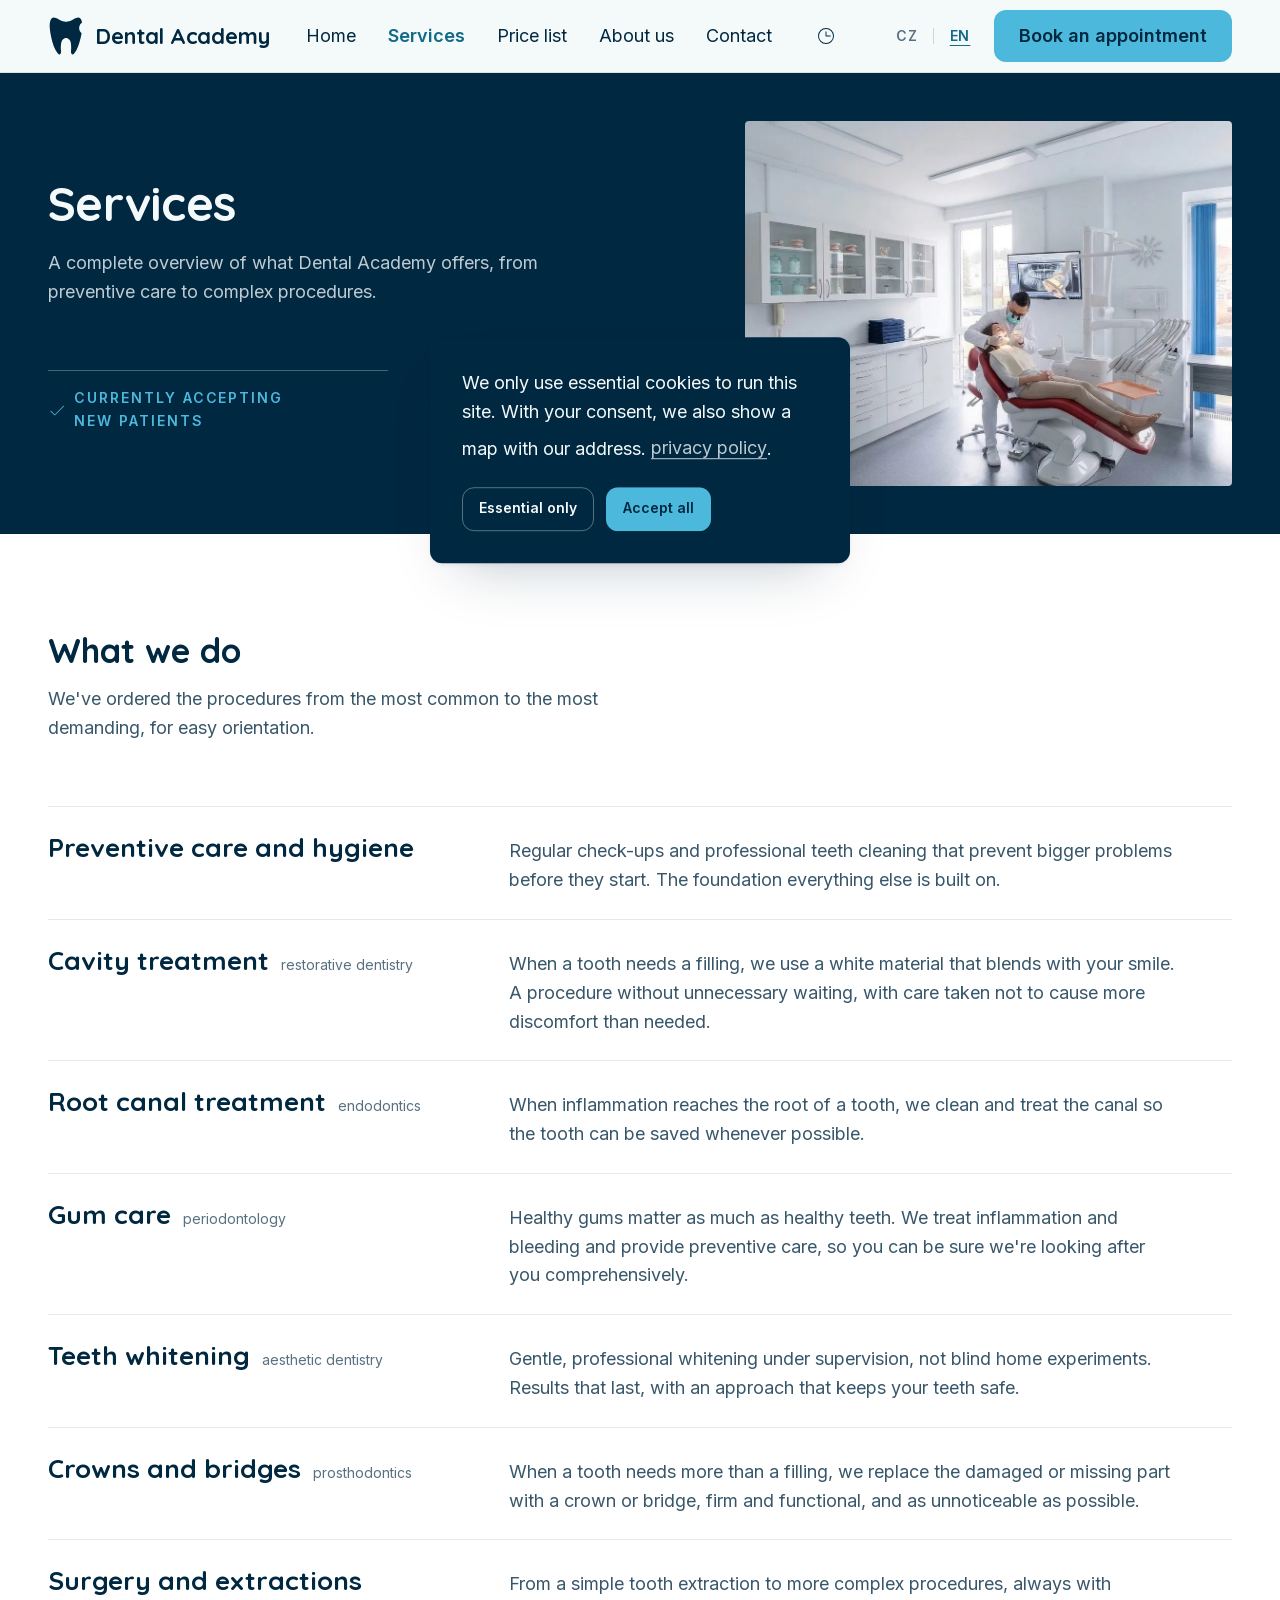
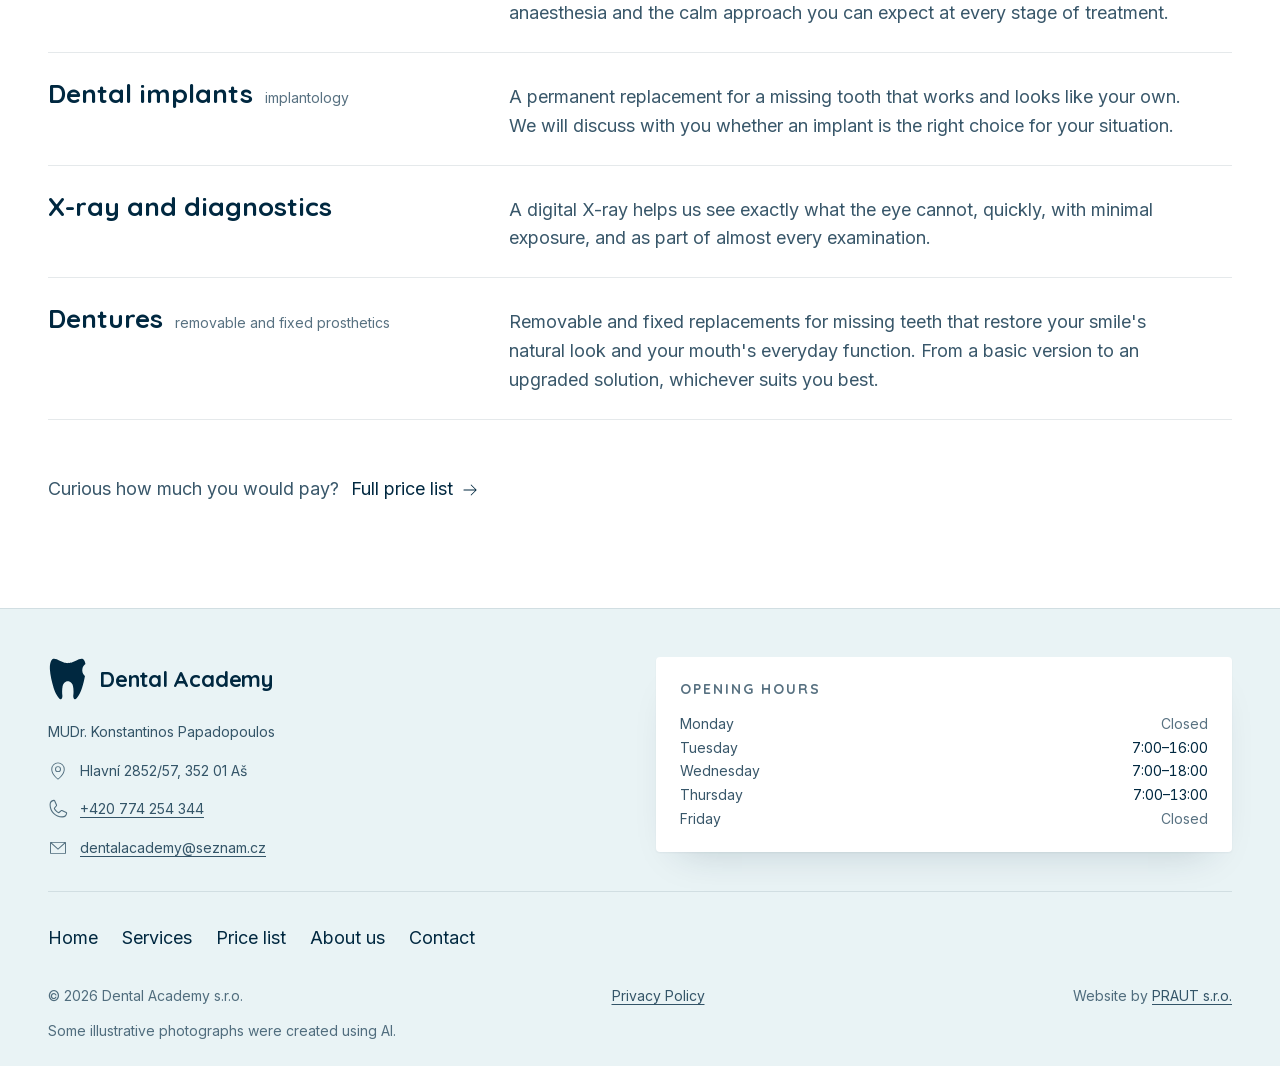
<file: en/services/index.html>
<!DOCTYPE html><html lang="en" data-beasties-container><head>
    <meta charset="utf-8">
    <title>Services, Dental Academy</title>
    <base href="/">
    <meta name="viewport" content="width=device-width, initial-scale=1">
    <link rel="icon" type="image/x-icon" href="favicon.ico">
    <link rel="apple-touch-icon" href="apple-touch-icon.png">

  <style>@font-face{font-family:Quicksand;font-style:normal;font-weight:700;font-display:swap;src:url("./media/quicksand-700-latin-ext-optimized-O6MUIEZ3.woff2") format("woff2");unicode-range:U+0100-02BA,U+02BD-02C5,U+02C7-02CC,U+02CE-02D7,U+02DD-02FF,U+0304,U+0308,U+0329,U+1D00-1DBF,U+1E00-1E9F,U+1EF2-1EFF,U+2020,U+20A0-20AB,U+20AD-20C0,U+2113,U+2C60-2C7F,U+A720-A7FF}@font-face{font-family:Quicksand;font-style:normal;font-weight:700;font-display:swap;src:url("./media/quicksand-700-latin-optimized-QVDMFVZS.woff2") format("woff2");unicode-range:U+0000-00FF,U+0131,U+0152-0153,U+02BB-02BC,U+02C6,U+02DA,U+02DC,U+0304,U+0308,U+0329,U+2000-206F,U+20AC,U+2122,U+2191,U+2193,U+2212,U+2215,U+FEFF,U+FFFD}@font-face{font-family:Inter;font-style:normal;font-weight:400;font-display:swap;src:url("./media/inter-400-latin-ext-optimized-43ESOUTK.woff2") format("woff2");unicode-range:U+0100-02BA,U+02BD-02C5,U+02C7-02CC,U+02CE-02D7,U+02DD-02FF,U+0304,U+0308,U+0329,U+1D00-1DBF,U+1E00-1E9F,U+1EF2-1EFF,U+2020,U+20A0-20AB,U+20AD-20C0,U+2113,U+2C60-2C7F,U+A720-A7FF}@font-face{font-family:Inter;font-style:normal;font-weight:400;font-display:swap;src:url("./media/inter-400-latin-optimized-SEBSPGC4.woff2") format("woff2");unicode-range:U+0000-00FF,U+0131,U+0152-0153,U+02BB-02BC,U+02C6,U+02DA,U+02DC,U+0304,U+0308,U+0329,U+2000-206F,U+20AC,U+2122,U+2191,U+2193,U+2212,U+2215,U+FEFF,U+FFFD}@font-face{font-family:Inter;font-style:normal;font-weight:600;font-display:swap;src:url("./media/inter-600-latin-ext-optimized-PHTYKVMK.woff2") format("woff2");unicode-range:U+0100-02BA,U+02BD-02C5,U+02C7-02CC,U+02CE-02D7,U+02DD-02FF,U+0304,U+0308,U+0329,U+1D00-1DBF,U+1E00-1E9F,U+1EF2-1EFF,U+2020,U+20A0-20AB,U+20AD-20C0,U+2113,U+2C60-2C7F,U+A720-A7FF}@font-face{font-family:Inter;font-style:normal;font-weight:600;font-display:swap;src:url("./media/inter-600-latin-optimized-3DX67WTJ.woff2") format("woff2");unicode-range:U+0000-00FF,U+0131,U+0152-0153,U+02BB-02BC,U+02C6,U+02DA,U+02DC,U+0304,U+0308,U+0329,U+2000-206F,U+20AC,U+2122,U+2191,U+2193,U+2212,U+2215,U+FEFF,U+FFFD}:root{--da-navy-900: #002840;--da-turquoise-500: #4cb8dc;--da-turquoise-700: #116a87;--da-purple-500: #8c5096;--da-ice-050: #f4f9fa;--da-ice-100: #e9f3f5;--da-white: #ffffff;--da-red-600: #a23b2e;--da-amber-700: #8f5700;--surface: var(--da-ice-050);--panel: var(--da-white);--panel-tint: var(--da-ice-100);--panel-dark: var(--da-navy-900);--ink: var(--da-navy-900);--ink-soft: rgb(0 40 64 / .78);--ink-faint: rgb(0 40 64 / .66);--ink-ghost: rgb(0 40 64 / .1);--ink-inverse: var(--da-ice-050);--accent: var(--da-turquoise-700);--accent-vivid: var(--da-turquoise-500);--rare: var(--da-purple-500);--border: rgb(0 40 64 / .16);--border-soft: rgb(0 40 64 / .1);--good: var(--da-turquoise-700);--bad: var(--da-red-600);--warn: var(--da-amber-700);--font-heading: "Quicksand", sans-serif;--font-body: "Inter", sans-serif;--text-h1: clamp(30px, 4.2vw, 48px);--text-h2: clamp(26px, 3vw, 34px);--text-h3: clamp(22px, 2.2vw, 26px);--text-body: 18px;--text-small: 14px;--leading-h1: 1.2;--leading-h2: 1.25;--leading-h3: 1.3;--leading-body: 1.6;--leading-small: 1.4;--tracking-kicker: .14em;--space-1: 4px;--space-2: 8px;--space-3: 12px;--space-4: 16px;--space-5: 24px;--space-6: 32px;--space-7: 48px;--space-8: 64px;--space-9: 96px;--space-10: 128px;--radius-surface: 4px;--radius-control: 12px;--shadow-sm: 0 1px 2px rgb(0 40 64 / .05), 0 20px 40px -24px rgb(0 40 64 / .22);--shadow-md: 0 2px 4px rgb(0 40 64 / .06), 0 28px 56px -28px rgb(0 40 64 / .28);--motion-fast: .15s;--motion-medium: .25s;--motion-slow: .4s;--motion-zoom: .7s;--motion-crossfade: 2s;--motion-hero-interval: 4s;--ease: cubic-bezier(.4, 0, .2, 1);--z-base: 0;--z-sticky: 100;--z-dropdown: 200;--z-overlay: 300;--z-cookie: 400;--container: 1200px;--container-wide: 1440px;--gutter: clamp(16px, 4vw, 48px);--tap-target-min: 44px;--focus-ring-width: 3px;--focus-ring-offset: 2px;--focus-ring-color: var(--da-turquoise-700)}*,*:before,*:after{box-sizing:border-box}*{margin:0}html{scroll-behavior:smooth;scroll-padding-top:var(--space-9);-webkit-text-size-adjust:100%}body{background:var(--surface);color:var(--ink);font-family:var(--font-body);font-size:var(--text-body);line-height:var(--leading-body);font-weight:400;-webkit-font-smoothing:antialiased;text-rendering:optimizeLegibility;min-height:100dvh}h1,h2,h3{font-family:var(--font-heading);font-weight:700;text-wrap:balance}h1{font-size:var(--text-h1);line-height:var(--leading-h1);letter-spacing:-.015em}h2{font-size:var(--text-h2);line-height:var(--leading-h2)}h3{font-size:var(--text-h3);line-height:var(--leading-h3)}p{text-wrap:pretty}a{color:var(--accent);text-underline-offset:.2em;transition:color var(--motion-fast) var(--ease)}img,svg{display:block;max-width:100%}button{font:inherit;color:inherit}@media(prefers-reduced-motion:reduce){html{scroll-behavior:auto}*,*:before,*:after{animation-duration:.01ms!important;animation-iteration-count:1!important;transition-duration:.01ms!important;scroll-behavior:auto!important}}
</style><link rel="stylesheet" href="styles-Z6CKCNIZ.css" media="print" onload="this.media='all'"><noscript><link rel="stylesheet" href="styles-Z6CKCNIZ.css"></noscript><style ng-app-id="ng">main[_ngcontent-ng-c197762682]{display:block;outline:none}</style><meta name="description" content="Overview of dental treatments at Dental Academy in Aš, from preventive care to cosmetic dentistry and implants."><meta name="robots" content="index, follow, max-image-preview:large"><meta property="og:title" content="Services, Dental Academy"><meta property="og:description" content="Overview of dental treatments at Dental Academy in Aš, from preventive care to cosmetic dentistry and implants."><meta property="og:url" content="https://dentalacademyas.cz/en/services/"><meta property="og:type" content="website"><meta property="og:site_name" content="Dental Academy"><meta property="og:locale" content="en_GB"><meta property="og:image" content="https://dentalacademyas.cz/apple-touch-icon.png"><meta name="twitter:card" content="summary"><meta name="twitter:title" content="Services, Dental Academy"><meta name="twitter:description" content="Overview of dental treatments at Dental Academy in Aš, from preventive care to cosmetic dentistry and implants."><style ng-app-id="ng">a[_ngcontent-ng-c2454751825]{position:absolute;z-index:var(--z-cookie);top:0;left:var(--space-4);transform:translateY(-120%);display:inline-flex;align-items:center;min-height:var(--tap-target-min);padding-inline:var(--space-5);background:var(--panel);color:var(--ink);border-radius:var(--radius-control);box-shadow:var(--shadow-md);text-decoration:none;font-weight:600;transition:transform var(--motion-fast) var(--ease)}a[_ngcontent-ng-c2454751825]:focus-visible{transform:translateY(var(--space-3))}</style><style ng-app-id="ng">header[_ngcontent-ng-c871143590]{position:sticky;top:0;z-index:var(--z-sticky);background:color-mix(in srgb,var(--surface) 88%,transparent);-webkit-backdrop-filter:blur(10px);backdrop-filter:blur(10px);border-bottom:1px solid var(--border-soft)}.bar[_ngcontent-ng-c871143590]{display:flex;align-items:center;justify-content:space-between;gap:var(--space-5);min-height:72px}.brand[_ngcontent-ng-c871143590]{display:inline-flex;color:var(--ink);text-decoration:none;flex:none}.desktop[_ngcontent-ng-c871143590]{display:none}nav.desktop[_ngcontent-ng-c871143590]   ul[_ngcontent-ng-c871143590]{list-style:none;padding:0;display:flex;align-items:center;gap:var(--space-6)}.hours[_ngcontent-ng-c871143590]{position:relative}.hours[_ngcontent-ng-c871143590]   summary[_ngcontent-ng-c871143590]{display:inline-flex;align-items:center;justify-content:center;min-width:var(--tap-target-min);min-height:var(--tap-target-min);color:var(--ink);cursor:pointer;list-style:none;transition:color var(--motion-fast) var(--ease)}.hours[_ngcontent-ng-c871143590]   summary[_ngcontent-ng-c871143590]::-webkit-details-marker{display:none}.hours[_ngcontent-ng-c871143590]   summary[_ngcontent-ng-c871143590]:hover, .hours[open][_ngcontent-ng-c871143590]   summary[_ngcontent-ng-c871143590]{color:var(--accent)}.hours-card[_ngcontent-ng-c871143590]{position:absolute;top:calc(100% + var(--space-3));right:0;z-index:var(--z-dropdown);padding:var(--space-4) var(--space-5);background:var(--panel);border-radius:var(--radius-surface);box-shadow:var(--shadow-md)}.hours-card[_ngcontent-ng-c871143590]   dl[_ngcontent-ng-c871143590]{margin:0;display:grid;grid-template-columns:auto 1fr;gap:var(--space-1) var(--space-4);font-size:var(--text-small);line-height:var(--leading-small);white-space:nowrap}.hours-card[_ngcontent-ng-c871143590]   dt[_ngcontent-ng-c871143590]{color:var(--ink-soft)}.hours-card[_ngcontent-ng-c871143590]   dd[_ngcontent-ng-c871143590]{margin:0;font-variant-numeric:tabular-nums}.hours-card[_ngcontent-ng-c871143590]   dd.closed[_ngcontent-ng-c871143590]{color:var(--ink-faint)}.actions[_ngcontent-ng-c871143590]{display:flex;align-items:center;gap:var(--space-3);flex:none}.burger[_ngcontent-ng-c871143590]{display:inline-flex;align-items:center;justify-content:center;min-width:var(--tap-target-min);min-height:var(--tap-target-min);background:transparent;border:0;border-radius:var(--radius-control);color:var(--ink);cursor:pointer;transition:background-color var(--motion-fast) var(--ease)}.burger[_ngcontent-ng-c871143590]:hover{background:var(--ink-ghost)}.cta[_ngcontent-ng-c871143590]{display:none}@media(min-width:480px){.cta[_ngcontent-ng-c871143590]{display:inline-flex}}@media(min-width:1280px){.desktop[_ngcontent-ng-c871143590]{display:inline-flex}.burger[_ngcontent-ng-c871143590]{display:none}}</style><style ng-app-id="ng">footer[_ngcontent-ng-c4214038375]{background:var(--panel-tint);border-top:1px solid var(--border-soft);padding-block:var(--space-7) var(--space-5)}.grid[_ngcontent-ng-c4214038375]{display:grid;grid-template-columns:minmax(0,1fr);align-items:start;gap:var(--space-6)}@media(min-width:768px){.grid[_ngcontent-ng-c4214038375]{grid-template-columns:repeat(2,minmax(0,1fr))}}.hours-wrap[_ngcontent-ng-c4214038375]{width:100%;min-width:0}.brand[_ngcontent-ng-c4214038375]{min-width:0}h2[_ngcontent-ng-c4214038375]{font-size:var(--text-small);letter-spacing:var(--tracking-kicker);text-transform:uppercase;color:var(--ink-faint);margin-bottom:var(--space-4)}.card[_ngcontent-ng-c4214038375]{padding:var(--space-5);background:var(--panel);border-radius:var(--radius-surface);box-shadow:var(--shadow-sm)}.doctor[_ngcontent-ng-c4214038375]{margin-top:var(--space-3);color:var(--ink-soft);font-size:var(--text-small)}.contact[_ngcontent-ng-c4214038375], .links[_ngcontent-ng-c4214038375], .legal[_ngcontent-ng-c4214038375]{list-style:none;padding:0}.contact[_ngcontent-ng-c4214038375]{display:flex;flex-direction:column;gap:var(--space-4);margin-top:var(--space-4);font-size:var(--text-small);line-height:var(--leading-body)}.contact[_ngcontent-ng-c4214038375]   li[_ngcontent-ng-c4214038375]{display:flex;align-items:center;gap:var(--space-3);margin:0;padding:0;color:var(--ink-soft)}.contact[_ngcontent-ng-c4214038375]   da-icon[_ngcontent-ng-c4214038375]{display:flex;align-items:center;justify-content:center;width:20px;height:20px;flex-shrink:0;color:var(--ink-faint)}.contact[_ngcontent-ng-c4214038375]   a[_ngcontent-ng-c4214038375], .contact[_ngcontent-ng-c4214038375]   span[_ngcontent-ng-c4214038375]{margin:0;padding:0;min-height:0;font-size:inherit;line-height:inherit;min-width:0;max-width:100%;overflow-wrap:anywhere}.hours[_ngcontent-ng-c4214038375]{margin:0;display:grid;grid-template-columns:minmax(0,1fr) auto;gap:var(--space-1) var(--space-4);font-size:var(--text-small);line-height:var(--leading-small)}.hours[_ngcontent-ng-c4214038375]   dt[_ngcontent-ng-c4214038375]{color:var(--ink-soft)}.hours[_ngcontent-ng-c4214038375]   dd[_ngcontent-ng-c4214038375]{margin:0;text-align:right;font-variant-numeric:tabular-nums}.hours[_ngcontent-ng-c4214038375]   dd.closed[_ngcontent-ng-c4214038375]{color:var(--ink-faint)}.navigation[_ngcontent-ng-c4214038375]{margin-top:var(--space-6);padding-block:var(--space-5) 0;border-top:1px solid var(--border-soft)}.links[_ngcontent-ng-c4214038375], .legal[_ngcontent-ng-c4214038375]{display:flex;flex-wrap:wrap;align-items:center;gap:var(--space-2) var(--space-5)}.bottom[_ngcontent-ng-c4214038375]{margin-top:var(--space-5);display:flex;flex-wrap:wrap;align-items:baseline;font-size:var(--text-small);color:var(--ink-faint);justify-content:space-between;gap:var(--space-5)}.bottom[_ngcontent-ng-c4214038375]   a[_ngcontent-ng-c4214038375]{align-items:center;margin-block:calc((var(--space-5) - var(--tap-target-min)) / 2)}.copyright[_ngcontent-ng-c4214038375], .credit[_ngcontent-ng-c4214038375], .ai-note[_ngcontent-ng-c4214038375]{font-size:var(--text-small);color:var(--ink-faint)}.copyright[_ngcontent-ng-c4214038375], .credit[_ngcontent-ng-c4214038375]{min-width:0;overflow-wrap:anywhere}.ai-note[_ngcontent-ng-c4214038375]{margin-top:var(--space-3)}</style><style ng-app-id="ng">[_nghost-ng-c3181076983]{display:block;width:min(100% - 2 * var(--gutter),var(--_max, var(--container)));margin-inline:auto}</style><style ng-app-id="ng">[_nghost-ng-c3826198548]{display:inline-flex;align-items:center;gap:var(--space-3);color:inherit}.mark[_ngcontent-ng-c3826198548]{height:max(32px,1px * var(--_size, 40));width:auto;aspect-ratio:103.21/116.48}.wordmark[_ngcontent-ng-c3826198548]{font-family:var(--font-heading);font-weight:700;font-size:clamp(18px,2vw,22px);line-height:1.1;letter-spacing:-.01em;white-space:nowrap}</style><style ng-app-id="ng">[_nghost-ng-c3883181231]{display:inline-flex;flex:none;color:inherit}svg[_ngcontent-ng-c3883181231]{width:calc(1px * var(--_size, 24));height:calc(1px * var(--_size, 24))}</style><style ng-app-id="ng">[_nghost-ng-c4016984144]{color:var(--accent);text-underline-offset:.2em;transition:color var(--motion-fast) var(--ease)}.variant-inline[_nghost-ng-c4016984144]{text-decoration:underline}.variant-inline[_nghost-ng-c4016984144]:hover{color:var(--ink)}.variant-nav[_nghost-ng-c4016984144]{color:var(--ink);text-decoration:none;display:inline-flex;align-items:center;min-height:var(--tap-target-min)}.variant-nav[_nghost-ng-c4016984144]:hover{color:var(--accent)}.variant-quiet[_nghost-ng-c4016984144]{color:var(--ink-soft);text-decoration:underline;text-decoration-color:currentColor;display:inline-flex;align-items:center;min-height:var(--tap-target-min)}.variant-quiet[_nghost-ng-c4016984144]:hover{color:var(--ink)}.is-active[_nghost-ng-c4016984144]{color:var(--accent);font-weight:700}</style><style ng-app-id="ng">[_nghost-ng-c1360616720]{display:contents}.banner[_ngcontent-ng-c1360616720]{position:fixed;top:50%;left:50%;transform:translate(-50%,-50%);z-index:var(--z-cookie);width:calc(100% - var(--space-4) * 2);max-width:420px;display:grid;gap:var(--space-4);padding:var(--space-6);background:var(--panel-dark);border-radius:var(--radius-control);box-shadow:var(--shadow-md);--ink: var(--ink-inverse);--ink-soft: rgb(244 249 250 / .78);--border: rgb(244 249 250 / .35);--accent: var(--accent-vivid);color:var(--ink);animation:_ngcontent-ng-c1360616720_fade-in var(--motion-slow) var(--ease)}.actions[_ngcontent-ng-c1360616720]{display:flex;flex-wrap:wrap;gap:var(--space-3)}@keyframes _ngcontent-ng-c1360616720_fade-in{0%{opacity:0;transform:translate(-50%,-50%) scale(.96)}to{opacity:1;transform:translate(-50%,-50%) scale(1)}}</style><style ng-app-id="ng">nav[_ngcontent-ng-c47568377]{display:inline-flex;align-items:center;gap:var(--space-1)}a[_ngcontent-ng-c47568377]{display:inline-flex;align-items:center;justify-content:center;min-width:var(--tap-target-min);min-height:var(--tap-target-min);color:var(--ink-faint);text-decoration:none;font-size:var(--text-small);font-weight:600;letter-spacing:.06em;border-radius:var(--radius-control);transition:color var(--motion-fast) var(--ease)}a[_ngcontent-ng-c47568377]:hover{color:var(--ink)}a.is-current[_ngcontent-ng-c47568377]{color:var(--accent);text-decoration:underline;text-underline-offset:.3em}.sep[_ngcontent-ng-c47568377]{width:1px;height:16px;background:var(--border)}.sr-only[_ngcontent-ng-c47568377]{position:absolute;width:1px;height:1px;padding:0;margin:-1px;overflow:hidden;clip-path:inset(50%);white-space:nowrap;border:0}</style><style ng-app-id="ng">[_nghost-ng-c1597601124]{display:inline-flex;align-items:center;justify-content:center;gap:var(--space-2);border-radius:var(--radius-control);border:1px solid transparent;font-family:var(--font-body);font-weight:600;line-height:1.2;text-align:center;text-decoration:none;cursor:pointer;max-width:100%;transition:background-color var(--motion-fast) var(--ease),border-color var(--motion-fast) var(--ease),color var(--motion-fast) var(--ease)}.size-sm[_nghost-ng-c1597601124]{min-height:var(--tap-target-min);padding-inline:var(--space-4);font-size:var(--text-small)}.size-md[_nghost-ng-c1597601124]{min-height:52px;padding-inline:var(--space-5);font-size:var(--text-body)}.size-lg[_nghost-ng-c1597601124]{min-height:60px;padding-inline:var(--space-6);font-size:var(--text-body)}.appearance-primary[_nghost-ng-c1597601124]{background:var(--accent-vivid);color:var(--da-navy-900)}.appearance-primary[_nghost-ng-c1597601124]:hover{background:var(--accent);color:var(--ink-inverse)}.appearance-secondary[_nghost-ng-c1597601124]{background:transparent;border-color:var(--border);color:var(--ink)}.appearance-secondary[_nghost-ng-c1597601124]:hover{border-color:var(--accent);color:var(--accent)}.appearance-ghost[_nghost-ng-c1597601124]{background:transparent;color:var(--accent);padding-inline:var(--space-3)}.appearance-ghost[_nghost-ng-c1597601124]:hover{background:var(--ink-ghost)}.is-full[_nghost-ng-c1597601124]{width:100%}.is-loading[_nghost-ng-c1597601124], [disabled][_nghost-ng-c1597601124]{opacity:.55;cursor:not-allowed;pointer-events:none}</style><style ng-app-id="ng">.intro[_ngcontent-ng-c774730668]{display:grid;gap:var(--space-6)}@media(min-width:480px){.intro[_ngcontent-ng-c774730668]{grid-template-columns:1.3fr 1fr;align-items:center;gap:var(--space-8)}}.lede[_ngcontent-ng-c774730668]{margin-top:var(--space-4);max-width:48ch;color:var(--ink-soft)}.photo[_ngcontent-ng-c774730668]{aspect-ratio:4/3;overflow:hidden;border-radius:var(--radius-surface)}.photo[_ngcontent-ng-c774730668]   img[_ngcontent-ng-c774730668]{width:100%;height:100%;object-fit:cover;transition:transform var(--motion-zoom) var(--ease)}.photo[_ngcontent-ng-c774730668]:hover   img[_ngcontent-ng-c774730668]{transform:scale(1.04)}.price-bridge[_ngcontent-ng-c774730668]{margin-top:var(--space-7);display:flex;flex-wrap:wrap;align-items:center;gap:var(--space-3);color:var(--ink-soft)}.price-bridge[_ngcontent-ng-c774730668]   a[_ngcontent-ng-c774730668]{gap:var(--space-2)}</style><style ng-app-id="ng">[_nghost-ng-c2319155291]{display:block}.tone-surface[_nghost-ng-c2319155291]{background:var(--surface)}.tone-panel[_nghost-ng-c2319155291]{background:var(--panel)}.tone-tint[_nghost-ng-c2319155291]{background:var(--panel-tint)}.tone-dark[_nghost-ng-c2319155291]{background:var(--panel-dark);--ink: var(--ink-inverse);--ink-soft: rgb(244 249 250 / .78);--ink-faint: rgb(244 249 250 / .62);--ink-ghost: rgb(244 249 250 / .12);--border: rgb(244 249 250 / .35);--border-soft: rgb(244 249 250 / .18);--accent: var(--accent-vivid);color:var(--ink)}.spacing-tight[_nghost-ng-c2319155291]{padding-block:var(--space-7)}.spacing-normal[_nghost-ng-c2319155291]{padding-block:var(--space-9)}.spacing-loose[_nghost-ng-c2319155291]{padding-block:var(--space-10)}</style><style ng-app-id="ng">[_nghost-ng-c3303436296]{display:block}.accepting[_ngcontent-ng-c3303436296]{display:inline-flex;align-items:center;gap:var(--space-2);margin-top:var(--space-8);padding-top:var(--space-4);border-top:1px solid rgba(244,249,250,.28);font-size:var(--text-small);font-weight:700;letter-spacing:var(--tracking-kicker);text-transform:uppercase;color:var(--accent-vivid);max-width:34ch;animation:_ngcontent-ng-c3303436296_accepting-pulse 2.4s ease-in-out infinite}@keyframes _ngcontent-ng-c3303436296_accepting-pulse{0%,to{opacity:1}50%{opacity:.55}}@media(prefers-reduced-motion:reduce){.accepting[_ngcontent-ng-c3303436296]{animation:none}}</style><style ng-app-id="ng">.head[_ngcontent-ng-c847216554]{display:flex;flex-direction:column;gap:var(--space-5);margin-bottom:var(--space-8)}@media(min-width:768px){.head[_ngcontent-ng-c847216554]{flex-direction:row;align-items:end;justify-content:space-between;gap:var(--space-7)}}.intro[_ngcontent-ng-c847216554]{margin-top:var(--space-3);color:var(--ink-soft);max-width:56ch}.all[_ngcontent-ng-c847216554]{gap:var(--space-2);flex:none;color:var(--accent)}ul[_ngcontent-ng-c847216554]{list-style:none;padding:0;margin:0}li[_ngcontent-ng-c847216554]{display:grid;gap:var(--space-2);padding-block:var(--space-5);border-top:1px solid var(--border-soft)}@media(min-width:768px){li[_ngcontent-ng-c847216554]{grid-template-columns:.8fr 1.4fr;gap:var(--space-7);align-items:baseline}}li[_ngcontent-ng-c847216554]:last-child{border-bottom:1px solid var(--border-soft)}h3[_ngcontent-ng-c847216554]{display:flex;flex-wrap:wrap;align-items:baseline;gap:var(--space-3)}.name[_ngcontent-ng-c847216554]{text-wrap:balance}.term[_ngcontent-ng-c847216554]{font-family:var(--font-body);font-weight:400;font-size:var(--text-small);color:var(--ink-faint)}li[_ngcontent-ng-c847216554]   p[_ngcontent-ng-c847216554]{color:var(--ink-soft);max-width:62ch}</style><link rel="canonical" href="https://dentalacademyas.cz/en/services/"><link rel="alternate" href="https://dentalacademyas.cz/sluzby/" hreflang="cs"><link rel="alternate" href="https://dentalacademyas.cz/en/services/" hreflang="en"><link rel="alternate" href="https://dentalacademyas.cz/sluzby/" hreflang="x-default"><script id="clinic-schema" type="application/ld+json">{"@context":"https://schema.org","@type":"Dentist","@id":"https://dentalacademyas.cz/#clinic","name":"Dental Academy s.r.o.","url":"https://dentalacademyas.cz/","telephone":"+420 774 254 344","email":"dentalacademy@seznam.cz","address":{"@type":"PostalAddress","streetAddress":"Hlavní 2852/57","addressLocality":"Aš","postalCode":"352 01","addressCountry":"CZ"},"openingHoursSpecification":[{"@type":"OpeningHoursSpecification","dayOfWeek":"Tuesday","opens":"07:00","closes":"16:00"},{"@type":"OpeningHoursSpecification","dayOfWeek":"Wednesday","opens":"07:00","closes":"18:00"},{"@type":"OpeningHoursSpecification","dayOfWeek":"Thursday","opens":"07:00","closes":"13:00"}]}</script></head>
  <body><!--nghm--><script type="text/javascript" id="ng-event-dispatch-contract">(()=>{function p(t,n,r,o,e,i,f,m){return{eventType:t,event:n,targetElement:r,eic:o,timeStamp:e,eia:i,eirp:f,eiack:m}}function u(t){let n=[],r=e=>{n.push(e)};return{c:t,q:n,et:[],etc:[],d:r,h:e=>{r(p(e.type,e,e.target,t,Date.now()))}}}function s(t,n,r){for(let o=0;o<n.length;o++){let e=n[o];(r?t.etc:t.et).push(e),t.c.addEventListener(e,t.h,r)}}function c(t,n,r,o,e=window){let i=u(t);e._ejsas||(e._ejsas={}),e._ejsas[n]=i,s(i,r),s(i,o,!0)}window.__jsaction_bootstrap=c;})();
</script><script>window.__jsaction_bootstrap(document.body,"ng",["click"],[]);</script>
    <app-root ng-version="21.2.20" _nghost-ng-c197762682 ngh="9" ng-server-context="ssg"><da-skip-link _ngcontent-ng-c197762682 _nghost-ng-c2454751825 ngh="0"><a _ngcontent-ng-c2454751825 fragment="obsah" queryparamshandling="preserve" href="/en/services#obsah" jsaction="click:;">Skip to main content</a></da-skip-link><da-header _ngcontent-ng-c197762682 _nghost-ng-c871143590 ngh="3"><header _ngcontent-ng-c871143590><da-container _ngcontent-ng-c871143590 width="wide" _nghost-ng-c3181076983 style="--_max: var(--container-wide);" ngh="0"><div _ngcontent-ng-c871143590 class="bar"><a _ngcontent-ng-c871143590 class="brand" aria-label="Dental Academy, domovská stránka" href="/en" jsaction="click:;"><da-logo _ngcontent-ng-c871143590 _nghost-ng-c3826198548 style="--_size: 40;" ngh="1"><svg _ngcontent-ng-c3826198548="" viewBox="85.02 15.29 103.21 116.48" fill="currentColor" aria-hidden="true" focusable="false" class="mark"><path _ngcontent-ng-c3826198548="" fill-rule="nonzero" d="M 155.742188 26.761719 C 146.433594 31.835938 137.515625 31.667969 137.515625 31.667969 C 137.515625 31.667969 128.539062 31.835938 119.230469 26.761719 C 108.804688 21.132812 103.285156 19.292969 98.9375 20.183594 C 94.589844 21.019531 89.015625 29.882812 90.074219 48.671875 C 91.078125 67.457031 99.105469 99.289062 105.851562 111.773438 C 112.652344 124.316406 116.832031 127.773438 119.230469 127.273438 C 121.683594 126.714844 123.96875 121.699219 122.910156 115.621094 C 121.851562 109.546875 122.238281 92.429688 125.863281 86.578125 C 130.882812 78.382812 137.515625 79.273438 137.515625 79.273438 C 137.515625 79.273438 144.09375 78.382812 149.164062 86.578125 C 152.789062 92.429688 153.125 109.546875 152.121094 115.621094 C 151.0625 121.699219 153.347656 126.714844 155.742188 127.273438 C 158.195312 127.773438 162.378906 124.316406 169.121094 111.773438 C 174.140625 102.519531 179.824219 82.730469 182.890625 65.449219 C 182.835938 65.449219 182.835938 65.449219 182.835938 65.449219 C 179.492188 62.664062 175.699219 57.867188 175.699219 50.230469 C 175.699219 40.8125 181.722656 35.738281 184.230469 34.007812 C 182.667969 25.203125 179.101562 20.796875 176.089844 20.183594 C 175.421875 20.015625 174.695312 19.960938 173.972656 19.960938 C 169.902344 19.960938 164.550781 22.023438 155.742188 26.761719 Z M 184.230469 34.007812 Z M 184.230469 34.007812 "/></svg><span _ngcontent-ng-c3826198548 class="wordmark">Dental Academy</span><!----></da-logo></a><nav _ngcontent-ng-c871143590 class="desktop" aria-label="Main navigation"><ul _ngcontent-ng-c871143590><li _ngcontent-ng-c871143590><a _ngcontent-ng-c871143590 dalink variant="nav" routerlinkactive="is-active" _nghost-ng-c4016984144 class="variant-nav" href="/en" ngh="0" jsaction="click:;"> Home </a></li><li _ngcontent-ng-c871143590><a _ngcontent-ng-c871143590 dalink variant="nav" routerlinkactive="is-active" _nghost-ng-c4016984144 class="variant-nav is-active" href="/en/services" ngh="0" jsaction="click:;"> Services </a></li><li _ngcontent-ng-c871143590><a _ngcontent-ng-c871143590 dalink variant="nav" routerlinkactive="is-active" _nghost-ng-c4016984144 class="variant-nav" href="/en/prices" ngh="0" jsaction="click:;"> Price list </a></li><li _ngcontent-ng-c871143590><a _ngcontent-ng-c871143590 dalink variant="nav" routerlinkactive="is-active" _nghost-ng-c4016984144 class="variant-nav" href="/en/about" ngh="0" jsaction="click:;"> About us </a></li><li _ngcontent-ng-c871143590><a _ngcontent-ng-c871143590 dalink variant="nav" routerlinkactive="is-active" _nghost-ng-c4016984144 class="variant-nav" href="/en/contact" ngh="0" jsaction="click:;"> Contact </a></li><!----><li _ngcontent-ng-c871143590><details _ngcontent-ng-c871143590 class="hours"><summary _ngcontent-ng-c871143590 title="Opening hours" aria-label="Opening hours"><da-icon _ngcontent-ng-c871143590 name="clock" _nghost-ng-c3883181231 style="--_size: 20;" ngh="2"><svg _ngcontent-ng-c3883181231="" viewBox="0 0 256 256" fill="currentColor" focusable="false" aria-hidden="true"><g _ngcontent-ng-c3883181231="" transform-origin="128 128"><path _ngcontent-ng-c3883181231="" d="M128,26A102,102,0,1,0,230,128,102.12,102.12,0,0,0,128,26Zm0,192a90,90,0,1,1,90-90A90.1,90.1,0,0,1,128,218Zm62-90a6,6,0,0,1-6,6H128a6,6,0,0,1-6-6V72a6,6,0,0,1,12,0v50h50A6,6,0,0,1,190,128Z"/><!----></g></svg></da-icon></summary><div _ngcontent-ng-c871143590 class="hours-card"><dl _ngcontent-ng-c871143590><dt _ngcontent-ng-c871143590>Monday</dt><dd _ngcontent-ng-c871143590 class="closed">Closed</dd><dt _ngcontent-ng-c871143590>Tuesday</dt><dd _ngcontent-ng-c871143590 class>7:00–16:00</dd><dt _ngcontent-ng-c871143590>Wednesday</dt><dd _ngcontent-ng-c871143590 class>7:00–18:00</dd><dt _ngcontent-ng-c871143590>Thursday</dt><dd _ngcontent-ng-c871143590 class>7:00–13:00</dd><dt _ngcontent-ng-c871143590>Friday</dt><dd _ngcontent-ng-c871143590 class="closed">Closed</dd><!----></dl></div></details></li></ul></nav><div _ngcontent-ng-c871143590 class="actions"><da-language-switcher _ngcontent-ng-c871143590 class="desktop" _nghost-ng-c47568377 ngh="0"><nav _ngcontent-ng-c47568377 aria-label="Volba jazyka / Language"><a _ngcontent-ng-c47568377 hreflang="cs" lang="cs" class href="/" jsaction="click:;"><span _ngcontent-ng-c47568377 aria-hidden="true" class="abbr">CZ</span><span _ngcontent-ng-c47568377 class="sr-only">Čeština</span></a><span _ngcontent-ng-c47568377 aria-hidden="true" class="sep"></span><a _ngcontent-ng-c47568377 hreflang="en" lang="en" class="is-current" href="/" aria-current="true" jsaction="click:;"><span _ngcontent-ng-c47568377 aria-hidden="true" class="abbr">EN</span><span _ngcontent-ng-c47568377 class="sr-only">English</span></a></nav></da-language-switcher><a _ngcontent-ng-c871143590 dabutton class="cta appearance-primary da-btn size-md" _nghost-ng-c1597601124 href="tel:+420774254344" ngh="0">Book an appointment</a><button _ngcontent-ng-c871143590 type="button" class="burger" aria-label="Open menu" aria-expanded="false" jsaction="click:;"><da-icon _ngcontent-ng-c871143590 name="list" _nghost-ng-c3883181231 style="--_size: 24;" ngh="2"><svg _ngcontent-ng-c3883181231="" viewBox="0 0 256 256" fill="currentColor" focusable="false" aria-hidden="true"><g _ngcontent-ng-c3883181231="" transform-origin="128 128"><path _ngcontent-ng-c3883181231="" d="M222,128a6,6,0,0,1-6,6H40a6,6,0,0,1,0-12H216A6,6,0,0,1,222,128ZM40,70H216a6,6,0,0,0,0-12H40a6,6,0,0,0,0,12ZM216,186H40a6,6,0,0,0,0,12H216a6,6,0,0,0,0-12Z"/><!----></g></svg></da-icon></button></div></div></da-container></header><!----><!----></da-header><main _ngcontent-ng-c197762682 id="obsah" tabindex="-1"><router-outlet _ngcontent-ng-c197762682></router-outlet><da-sluzby-page _nghost-ng-c774730668 ngh="6"><da-section _ngcontent-ng-c774730668 tone="dark" spacing="tight" _nghost-ng-c2319155291 class="spacing-tight tone-dark" ngh="0"><da-container _ngcontent-ng-c774730668 _nghost-ng-c3181076983 style="--_max: var(--container);" ngh="0"><div _ngcontent-ng-c774730668 class="intro"><div _ngcontent-ng-c774730668 class="text"><h1 _ngcontent-ng-c774730668>Services</h1><p _ngcontent-ng-c774730668 class="lede">A complete overview of what Dental Academy offers, from preventive care to complex procedures.</p><da-accepting-patients _ngcontent-ng-c774730668 _nghost-ng-c3303436296 ngh="4"><p _ngcontent-ng-c3303436296 class="accepting"><da-icon _ngcontent-ng-c3303436296 name="check" _nghost-ng-c3883181231 style="--_size: 18;" ngh="2"><svg _ngcontent-ng-c3883181231="" viewBox="0 0 256 256" fill="currentColor" focusable="false" aria-hidden="true"><g _ngcontent-ng-c3883181231="" transform-origin="128 128"><path _ngcontent-ng-c3883181231="" d="M228.24,76.24l-128,128a6,6,0,0,1-8.48,0l-56-56a6,6,0,0,1,8.48-8.48L96,191.51,219.76,67.76a6,6,0,0,1,8.48,8.48Z"/><!----></g></svg></da-icon> Currently accepting new patients </p><!----></da-accepting-patients></div><div _ngcontent-ng-c774730668 class="photo"><img _ngcontent-ng-c774730668 loading="lazy" src="img/mockup/hero-01-osetreni.webp" alt="A dentist examining a patient in the Dental Academy clinic chair"></div></div></da-container></da-section><da-service-list _ngcontent-ng-c774730668 tone="panel" _nghost-ng-c847216554 ngh="5"><da-section _ngcontent-ng-c847216554 _nghost-ng-c2319155291 class="spacing-normal tone-panel" ngh="0"><da-container _ngcontent-ng-c847216554 _nghost-ng-c3181076983 style="--_max: var(--container);" ngh="0"><header _ngcontent-ng-c847216554 class="head"><div _ngcontent-ng-c847216554><h2 _ngcontent-ng-c847216554>What we do</h2><p _ngcontent-ng-c847216554 class="intro">We've ordered the procedures from the most common to the most demanding, for easy orientation.</p><!----></div><!----></header><ul _ngcontent-ng-c847216554><li _ngcontent-ng-c847216554><h3 _ngcontent-ng-c847216554><span _ngcontent-ng-c847216554 class="name">Preventive care and hygiene</span><!----></h3><p _ngcontent-ng-c847216554>Regular check-ups and professional teeth cleaning that prevent bigger problems before they start. The foundation everything else is built on.</p></li><li _ngcontent-ng-c847216554><h3 _ngcontent-ng-c847216554><span _ngcontent-ng-c847216554 class="name">Cavity treatment</span><span _ngcontent-ng-c847216554 class="term">restorative dentistry</span><!----></h3><p _ngcontent-ng-c847216554>When a tooth needs a filling, we use a white material that blends with your smile. A procedure without unnecessary waiting, with care taken not to cause more discomfort than needed.</p></li><li _ngcontent-ng-c847216554><h3 _ngcontent-ng-c847216554><span _ngcontent-ng-c847216554 class="name">Root canal treatment</span><span _ngcontent-ng-c847216554 class="term">endodontics</span><!----></h3><p _ngcontent-ng-c847216554>When inflammation reaches the root of a tooth, we clean and treat the canal so the tooth can be saved whenever possible.</p></li><li _ngcontent-ng-c847216554><h3 _ngcontent-ng-c847216554><span _ngcontent-ng-c847216554 class="name">Gum care</span><span _ngcontent-ng-c847216554 class="term">periodontology</span><!----></h3><p _ngcontent-ng-c847216554>Healthy gums matter as much as healthy teeth. We treat inflammation and bleeding and provide preventive care, so you can be sure we're looking after you comprehensively.</p></li><li _ngcontent-ng-c847216554><h3 _ngcontent-ng-c847216554><span _ngcontent-ng-c847216554 class="name">Teeth whitening</span><span _ngcontent-ng-c847216554 class="term">aesthetic dentistry</span><!----></h3><p _ngcontent-ng-c847216554>Gentle, professional whitening under supervision, not blind home experiments. Results that last, with an approach that keeps your teeth safe.</p></li><li _ngcontent-ng-c847216554><h3 _ngcontent-ng-c847216554><span _ngcontent-ng-c847216554 class="name">Crowns and bridges</span><span _ngcontent-ng-c847216554 class="term">prosthodontics</span><!----></h3><p _ngcontent-ng-c847216554>When a tooth needs more than a filling, we replace the damaged or missing part with a crown or bridge, firm and functional, and as unnoticeable as possible.</p></li><li _ngcontent-ng-c847216554><h3 _ngcontent-ng-c847216554><span _ngcontent-ng-c847216554 class="name">Surgery and extractions</span><!----></h3><p _ngcontent-ng-c847216554>From a simple tooth extraction to more complex procedures, always with anaesthesia and the calm approach you can expect at every stage of treatment.</p></li><li _ngcontent-ng-c847216554><h3 _ngcontent-ng-c847216554><span _ngcontent-ng-c847216554 class="name">Dental implants</span><span _ngcontent-ng-c847216554 class="term">implantology</span><!----></h3><p _ngcontent-ng-c847216554>A permanent replacement for a missing tooth that works and looks like your own. We will discuss with you whether an implant is the right choice for your situation.</p></li><li _ngcontent-ng-c847216554><h3 _ngcontent-ng-c847216554><span _ngcontent-ng-c847216554 class="name">X-ray and diagnostics</span><!----></h3><p _ngcontent-ng-c847216554>A digital X-ray helps us see exactly what the eye cannot, quickly, with minimal exposure, and as part of almost every examination.</p></li><li _ngcontent-ng-c847216554><h3 _ngcontent-ng-c847216554><span _ngcontent-ng-c847216554 class="name">Dentures</span><span _ngcontent-ng-c847216554 class="term">removable and fixed prosthetics</span><!----></h3><p _ngcontent-ng-c847216554>Removable and fixed replacements for missing teeth that restore your smile's natural look and your mouth's everyday function. From a basic version to an upgraded solution, whichever suits you best.</p></li><!----></ul><p _ngcontent-ng-c774730668 class="price-bridge"> Curious how much you would pay? <a _ngcontent-ng-c774730668 dalink variant="nav" _nghost-ng-c4016984144 class="variant-nav" href="/en/prices" ngh="0" jsaction="click:;"> Full price list <da-icon _ngcontent-ng-c774730668 name="arrow-right" _nghost-ng-c3883181231 style="--_size: 18;" ngh="2"><svg _ngcontent-ng-c3883181231="" viewBox="0 0 256 256" fill="currentColor" focusable="false" aria-hidden="true"><g _ngcontent-ng-c3883181231="" transform-origin="128 128"><path _ngcontent-ng-c3883181231="" d="M220.24,132.24l-72,72a6,6,0,0,1-8.48-8.48L201.51,134H40a6,6,0,0,1,0-12H201.51L139.76,60.24a6,6,0,0,1,8.48-8.48l72,72A6,6,0,0,1,220.24,132.24Z"/><!----></g></svg></da-icon></a></p></da-container></da-section></da-service-list></da-sluzby-page><!----></main><!----><da-footer _ngcontent-ng-c197762682 _nghost-ng-c4214038375 ngh="7"><footer _ngcontent-ng-c4214038375><da-container _ngcontent-ng-c4214038375 width="content" _nghost-ng-c3181076983 style="--_max: var(--container);" ngh="0"><div _ngcontent-ng-c4214038375 class="grid"><div _ngcontent-ng-c4214038375 class="brand"><da-logo _ngcontent-ng-c4214038375 _nghost-ng-c3826198548 style="--_size: 44;" ngh="1"><svg _ngcontent-ng-c3826198548="" viewBox="85.02 15.29 103.21 116.48" fill="currentColor" aria-hidden="true" focusable="false" class="mark"><path _ngcontent-ng-c3826198548="" fill-rule="nonzero" d="M 155.742188 26.761719 C 146.433594 31.835938 137.515625 31.667969 137.515625 31.667969 C 137.515625 31.667969 128.539062 31.835938 119.230469 26.761719 C 108.804688 21.132812 103.285156 19.292969 98.9375 20.183594 C 94.589844 21.019531 89.015625 29.882812 90.074219 48.671875 C 91.078125 67.457031 99.105469 99.289062 105.851562 111.773438 C 112.652344 124.316406 116.832031 127.773438 119.230469 127.273438 C 121.683594 126.714844 123.96875 121.699219 122.910156 115.621094 C 121.851562 109.546875 122.238281 92.429688 125.863281 86.578125 C 130.882812 78.382812 137.515625 79.273438 137.515625 79.273438 C 137.515625 79.273438 144.09375 78.382812 149.164062 86.578125 C 152.789062 92.429688 153.125 109.546875 152.121094 115.621094 C 151.0625 121.699219 153.347656 126.714844 155.742188 127.273438 C 158.195312 127.773438 162.378906 124.316406 169.121094 111.773438 C 174.140625 102.519531 179.824219 82.730469 182.890625 65.449219 C 182.835938 65.449219 182.835938 65.449219 182.835938 65.449219 C 179.492188 62.664062 175.699219 57.867188 175.699219 50.230469 C 175.699219 40.8125 181.722656 35.738281 184.230469 34.007812 C 182.667969 25.203125 179.101562 20.796875 176.089844 20.183594 C 175.421875 20.015625 174.695312 19.960938 173.972656 19.960938 C 169.902344 19.960938 164.550781 22.023438 155.742188 26.761719 Z M 184.230469 34.007812 Z M 184.230469 34.007812 "/></svg><span _ngcontent-ng-c3826198548 class="wordmark">Dental Academy</span><!----></da-logo><p _ngcontent-ng-c4214038375 class="doctor">MUDr. Konstantinos Papadopoulos</p><ul _ngcontent-ng-c4214038375 class="contact"><li _ngcontent-ng-c4214038375><da-icon _ngcontent-ng-c4214038375 name="map-pin" _nghost-ng-c3883181231 style="--_size: 20;" ngh="2"><svg _ngcontent-ng-c3883181231="" viewBox="0 0 256 256" fill="currentColor" focusable="false" aria-hidden="true"><g _ngcontent-ng-c3883181231="" transform-origin="128 128"><path _ngcontent-ng-c3883181231="" d="M128,66a38,38,0,1,0,38,38A38,38,0,0,0,128,66Zm0,64a26,26,0,1,1,26-26A26,26,0,0,1,128,130Zm0-112a86.1,86.1,0,0,0-86,86c0,30.91,14.34,63.74,41.47,94.94a252.32,252.32,0,0,0,41.09,38,6,6,0,0,0,6.88,0,252.32,252.32,0,0,0,41.09-38c27.13-31.2,41.47-64,41.47-94.94A86.1,86.1,0,0,0,128,18Zm0,206.51C113,212.93,54,163.62,54,104a74,74,0,0,1,148,0C202,163.62,143,212.93,128,224.51Z"/><!----></g></svg></da-icon><span _ngcontent-ng-c4214038375>Hlavní 2852/57, 352 01 Aš</span></li><li _ngcontent-ng-c4214038375><da-icon _ngcontent-ng-c4214038375 name="phone" _nghost-ng-c3883181231 style="--_size: 20;" ngh="2"><svg _ngcontent-ng-c3883181231="" viewBox="0 0 256 256" fill="currentColor" focusable="false" aria-hidden="true"><g _ngcontent-ng-c3883181231="" transform-origin="128 128" transform="scale(1.15)"><path _ngcontent-ng-c3883181231="" d="M221.59,160.3l-47.24-21.17a14,14,0,0,0-13.28,1.22,4.81,4.81,0,0,0-.56.42l-24.69,21a1.88,1.88,0,0,1-1.68.06c-15.87-7.66-32.31-24-40-39.65a1.91,1.91,0,0,1,0-1.68l21.07-25a6.13,6.13,0,0,0,.42-.58,14,14,0,0,0,1.12-13.27L95.73,34.49a14,14,0,0,0-14.56-8.38A54.24,54.24,0,0,0,34,80c0,78.3,63.7,142,142,142a54.25,54.25,0,0,0,53.89-47.17A14,14,0,0,0,221.59,160.3ZM176,210C104.32,210,46,151.68,46,80A42.23,42.23,0,0,1,82.67,38h.23a2,2,0,0,1,1.84,1.31l21.1,47.11a2,2,0,0,1,0,1.67L84.73,113.15a4.73,4.73,0,0,0-.43.57,14,14,0,0,0-.91,13.73c8.87,18.16,27.17,36.32,45.53,45.19a14,14,0,0,0,13.77-1c.19-.13.38-.27.56-.42l24.68-21a1.92,1.92,0,0,1,1.6-.1l47.25,21.17a2,2,0,0,1,1.21,2A42.24,42.24,0,0,1,176,210Z"/><!----></g></svg></da-icon><a _ngcontent-ng-c4214038375 dalink variant="quiet" _nghost-ng-c4016984144 href="tel:+420774254344" class="variant-quiet" ngh="0">+420 774 254 344</a></li><li _ngcontent-ng-c4214038375><da-icon _ngcontent-ng-c4214038375 name="envelope-simple" _nghost-ng-c3883181231 style="--_size: 20;" ngh="2"><svg _ngcontent-ng-c3883181231="" viewBox="0 0 256 256" fill="currentColor" focusable="false" aria-hidden="true"><g _ngcontent-ng-c3883181231="" transform-origin="128 128"><path _ngcontent-ng-c3883181231="" d="M224,50H32a6,6,0,0,0-6,6V192a14,14,0,0,0,14,14H216a14,14,0,0,0,14-14V56A6,6,0,0,0,224,50ZM208.58,62,128,135.86,47.42,62ZM216,194H40a2,2,0,0,1-2-2V69.64l86,78.78a6,6,0,0,0,8.1,0L218,69.64V192A2,2,0,0,1,216,194Z"/><!----></g></svg></da-icon><a _ngcontent-ng-c4214038375 dalink variant="quiet" _nghost-ng-c4016984144 href="mailto:dentalacademy@seznam.cz" class="variant-quiet" ngh="0">dentalacademy@seznam.cz</a></li></ul></div><div _ngcontent-ng-c4214038375 class="hours-wrap"><div _ngcontent-ng-c4214038375 class="card"><h2 _ngcontent-ng-c4214038375>Opening hours</h2><dl _ngcontent-ng-c4214038375 class="hours"><dt _ngcontent-ng-c4214038375>Monday</dt><dd _ngcontent-ng-c4214038375 class="closed">Closed</dd><dt _ngcontent-ng-c4214038375>Tuesday</dt><dd _ngcontent-ng-c4214038375 class>7:00–16:00</dd><dt _ngcontent-ng-c4214038375>Wednesday</dt><dd _ngcontent-ng-c4214038375 class>7:00–18:00</dd><dt _ngcontent-ng-c4214038375>Thursday</dt><dd _ngcontent-ng-c4214038375 class>7:00–13:00</dd><dt _ngcontent-ng-c4214038375>Friday</dt><dd _ngcontent-ng-c4214038375 class="closed">Closed</dd><!----></dl></div></div><!----></div><nav _ngcontent-ng-c4214038375 class="navigation" aria-label="Footer navigation"><ul _ngcontent-ng-c4214038375 class="links"><li _ngcontent-ng-c4214038375><a _ngcontent-ng-c4214038375 dalink variant="nav" _nghost-ng-c4016984144 class="variant-nav" href="/en" ngh="0" jsaction="click:;" ngb="d0">Home</a></li><li _ngcontent-ng-c4214038375><a _ngcontent-ng-c4214038375 dalink variant="nav" _nghost-ng-c4016984144 class="variant-nav" href="/en/services" ngh="0" jsaction="click:;" ngb="d0">Services</a></li><li _ngcontent-ng-c4214038375><a _ngcontent-ng-c4214038375 dalink variant="nav" _nghost-ng-c4016984144 class="variant-nav" href="/en/prices" ngh="0" jsaction="click:;" ngb="d0">Price list</a></li><li _ngcontent-ng-c4214038375><a _ngcontent-ng-c4214038375 dalink variant="nav" _nghost-ng-c4016984144 class="variant-nav" href="/en/about" ngh="0" jsaction="click:;" ngb="d0">About us</a></li><li _ngcontent-ng-c4214038375><a _ngcontent-ng-c4214038375 dalink variant="nav" _nghost-ng-c4016984144 class="variant-nav" href="/en/contact" ngh="0" jsaction="click:;" ngb="d0">Contact</a></li><!----></ul></nav><div _ngcontent-ng-c4214038375 class="bottom"><p _ngcontent-ng-c4214038375 class="copyright">© 2026 Dental Academy s.r.o.</p><ul _ngcontent-ng-c4214038375 class="legal"><li _ngcontent-ng-c4214038375><a _ngcontent-ng-c4214038375 dalink variant="quiet" _nghost-ng-c4016984144 class="variant-quiet" href="/en/privacy-policy" ngh="0" jsaction="click:;" ngb="d0">Privacy Policy</a></li><!----></ul><p _ngcontent-ng-c4214038375 class="credit"> Website by <a _ngcontent-ng-c4214038375 dalink variant="quiet" href="https://www.praut.cz/" target="_blank" rel="noopener" _nghost-ng-c4016984144 class="variant-quiet" ngh="0"> PRAUT s.r.o. </a></p></div><p _ngcontent-ng-c4214038375 class="ai-note">Some illustrative photographs were created using AI.</p></da-container></footer></da-footer><!--ngh=d0--><da-cookie-banner _ngcontent-ng-c197762682 _nghost-ng-c1360616720 ngh="8"><div _ngcontent-ng-c1360616720 role="region" class="banner" aria-label="Cookie consent"><p _ngcontent-ng-c1360616720> We only use essential cookies to run this site. With your consent, we also show a map with our address. <a _ngcontent-ng-c1360616720 dalink variant="quiet" _nghost-ng-c4016984144 class="variant-quiet" href="/en/privacy-policy" ngh="0" jsaction="click:;">privacy policy</a>. </p><div _ngcontent-ng-c1360616720 class="actions"><button _ngcontent-ng-c1360616720 dabutton appearance="secondary" size="sm" type="button" _nghost-ng-c1597601124 class="appearance-secondary da-btn size-sm" ngh="0" jsaction="click:;"> Essential only </button><button _ngcontent-ng-c1360616720 dabutton size="sm" type="button" _nghost-ng-c1597601124 class="appearance-primary da-btn size-sm" ngh="0" jsaction="click:;"> Accept all </button></div></div><!----></da-cookie-banner></app-root>
  <link rel="modulepreload" href="chunk-6CMCKJNF.js"><link rel="modulepreload" href="chunk-3Y5MVQH2.js"><link rel="modulepreload" href="chunk-5LWRZ3WJ.js"><link rel="modulepreload" href="chunk-PJ26W5WQ.js"><link rel="modulepreload" href="chunk-AQYP6DDA.js"><link rel="modulepreload" href="chunk-ZXNPHYPT.js"><link rel="modulepreload" href="chunk-AY7CZRUM.js"><script src="main-A57Y7ST5.js" type="module"></script>
<link rel="modulepreload" href="chunk-NMMXR2JG.js">
<link rel="modulepreload" href="chunk-JISDNVYA.js">
<link rel="modulepreload" href="chunk-BQ32TETQ.js">
<link rel="modulepreload" href="chunk-E3A4OSFB.js">
<link rel="modulepreload" href="chunk-QPNLX5YG.js">
<link rel="modulepreload" href="chunk-43ULC4H2.js">
<link rel="modulepreload" href="chunk-WMBEQ3CQ.js">
<link rel="modulepreload" href="chunk-7X7OMDM6.js">
<link rel="modulepreload" href="chunk-IEL4Z2MK.js">
<link rel="modulepreload" href="chunk-2XFJGCPE.js">


<script id="ng-state" type="application/json">{"__nghData__":[{},{"t":{"2":"t0"},"c":{"2":[{"i":"t0","r":1}]}},{"t":{"3":"t2"},"c":{"3":[{"i":"t2","r":1}]}},{"n":{"2":"1f","20":"19f"},"t":{"8":"t1","16":"t3","23":"t4","24":"t5"},"c":{"8":[{"i":"t1","r":1,"n":{"2":"1f"},"x":5}],"16":[{"i":"t3","r":2,"x":5}],"23":[],"24":[]}},{"t":{"0":"t6"},"c":{"0":[{"i":"t6","r":1}]}},{"n":{"1":"0f","2":"1f"},"t":{"6":"t7","7":"t8","10":"t9"},"c":{"6":[{"i":"t7","r":1}],"7":[],"10":[{"i":"t9","r":1,"t":{"4":"t10"},"c":{"4":[]}},{"i":"t9","r":1,"t":{"4":"t10"},"c":{"4":[{"i":"t10","r":1}]},"x":5},{"i":"t9","r":1,"t":{"4":"t10"},"c":{"4":[]}},{"i":"t9","r":1,"t":{"4":"t10"},"c":{"4":[{"i":"t10","r":1}]}},{"i":"t9","r":1,"t":{"4":"t10"},"c":{"4":[]}},{"i":"t9","r":1,"t":{"4":"t10"},"c":{"4":[{"i":"t10","r":1}]}}]}},{"n":{"1":"0f","2":"1f","12":"11f3n2","15":"14f"}},{"n":{"2":"1f","15":"14f","19":"18f","34":"33f"},"t":{"20":"t13","24":"t15","30":"t16"},"c":{"20":[{"i":"t13","r":1,"t":{"6":"t14"},"c":{"6":[{"i":"t14","r":2,"x":5}]}}],"24":[{"i":"t15","r":1,"n":{"2":"1f"},"x":5}],"30":[{"i":"t16","r":1,"n":{"2":"1f"}}]}},{"t":{"0":"t17"},"c":{"0":[{"i":"t17","r":1,"n":{"4":"3f","8":"7f","10":"9f"}}]}},{"c":{"3":[{"i":"c774730668","r":1}],"4":[],"5":[{"i":"t11","r":1,"di":"d0","s":2}]},"t":{"4":"t11","5":"t12"}}],"__nghDeferData__":{"d0":{"r":1,"s":2,"t":[2]}}}</script></body></html>
</file>
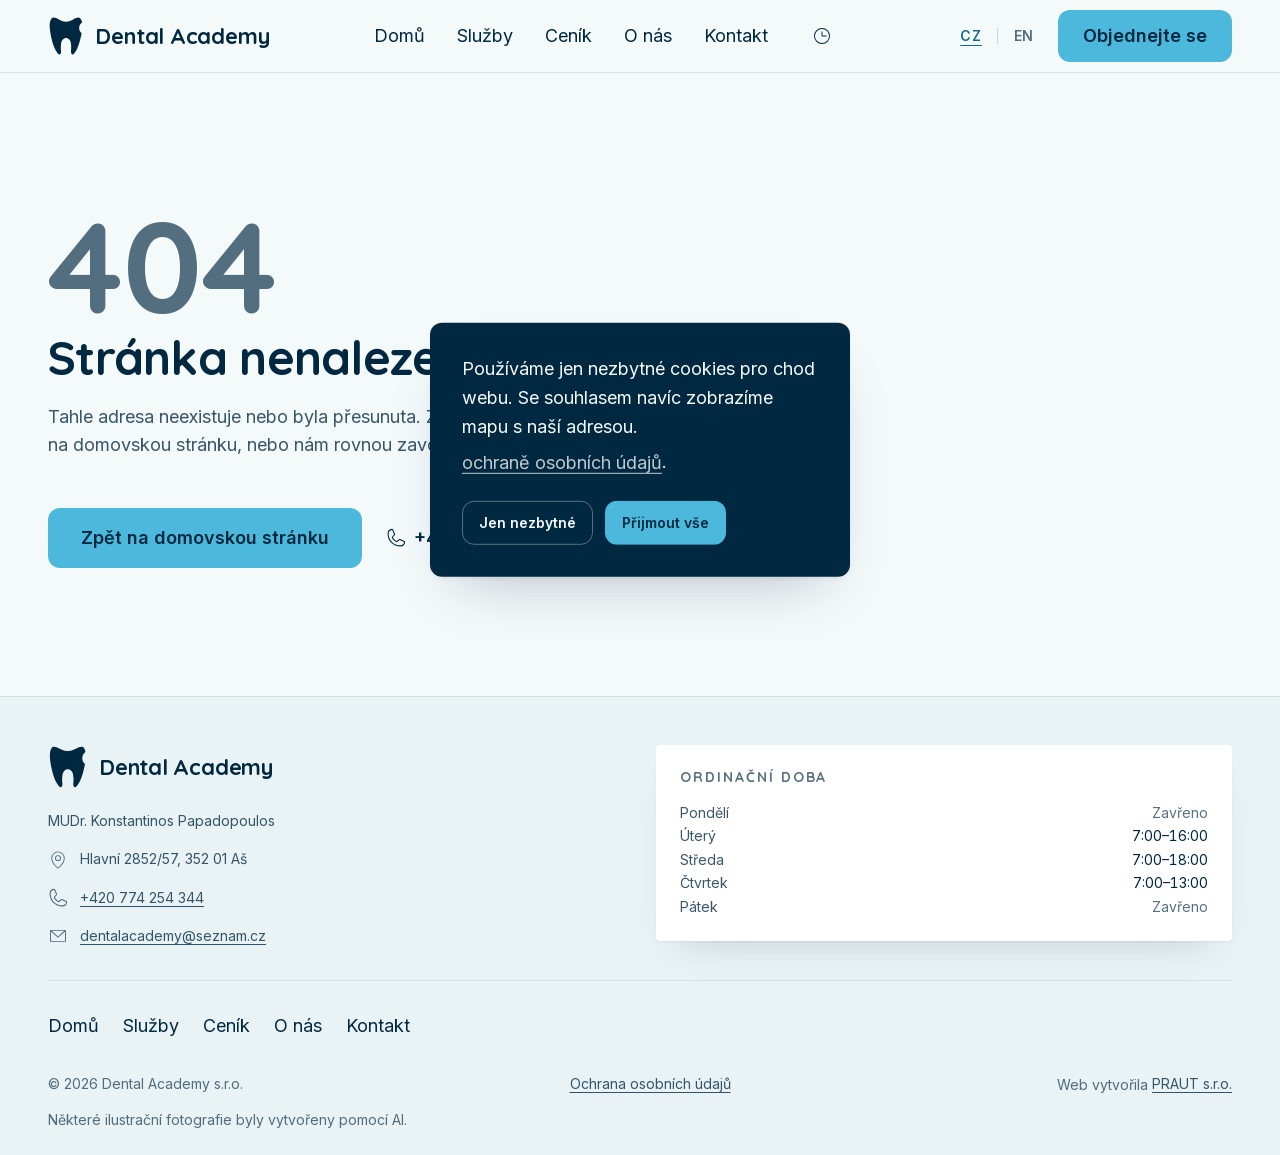
<file: index.csr.html>
<!doctype html>
<html lang="cs" data-beasties-container="">
  <head>
    <meta charset="utf-8">
    <title>Dental Academy</title>
    <base href="/">
    <meta name="viewport" content="width=device-width, initial-scale=1">
    <link rel="icon" type="image/x-icon" href="favicon.ico">
    <link rel="apple-touch-icon" href="apple-touch-icon.png">

  <style>@font-face{font-family:Quicksand;font-style:normal;font-weight:700;font-display:swap;src:url("./media/quicksand-700-latin-ext-optimized-O6MUIEZ3.woff2") format("woff2");unicode-range:U+0100-02BA,U+02BD-02C5,U+02C7-02CC,U+02CE-02D7,U+02DD-02FF,U+0304,U+0308,U+0329,U+1D00-1DBF,U+1E00-1E9F,U+1EF2-1EFF,U+2020,U+20A0-20AB,U+20AD-20C0,U+2113,U+2C60-2C7F,U+A720-A7FF}@font-face{font-family:Quicksand;font-style:normal;font-weight:700;font-display:swap;src:url("./media/quicksand-700-latin-optimized-QVDMFVZS.woff2") format("woff2");unicode-range:U+0000-00FF,U+0131,U+0152-0153,U+02BB-02BC,U+02C6,U+02DA,U+02DC,U+0304,U+0308,U+0329,U+2000-206F,U+20AC,U+2122,U+2191,U+2193,U+2212,U+2215,U+FEFF,U+FFFD}@font-face{font-family:Inter;font-style:normal;font-weight:400;font-display:swap;src:url("./media/inter-400-latin-ext-optimized-43ESOUTK.woff2") format("woff2");unicode-range:U+0100-02BA,U+02BD-02C5,U+02C7-02CC,U+02CE-02D7,U+02DD-02FF,U+0304,U+0308,U+0329,U+1D00-1DBF,U+1E00-1E9F,U+1EF2-1EFF,U+2020,U+20A0-20AB,U+20AD-20C0,U+2113,U+2C60-2C7F,U+A720-A7FF}@font-face{font-family:Inter;font-style:normal;font-weight:400;font-display:swap;src:url("./media/inter-400-latin-optimized-SEBSPGC4.woff2") format("woff2");unicode-range:U+0000-00FF,U+0131,U+0152-0153,U+02BB-02BC,U+02C6,U+02DA,U+02DC,U+0304,U+0308,U+0329,U+2000-206F,U+20AC,U+2122,U+2191,U+2193,U+2212,U+2215,U+FEFF,U+FFFD}@font-face{font-family:Inter;font-style:normal;font-weight:600;font-display:swap;src:url("./media/inter-600-latin-ext-optimized-PHTYKVMK.woff2") format("woff2");unicode-range:U+0100-02BA,U+02BD-02C5,U+02C7-02CC,U+02CE-02D7,U+02DD-02FF,U+0304,U+0308,U+0329,U+1D00-1DBF,U+1E00-1E9F,U+1EF2-1EFF,U+2020,U+20A0-20AB,U+20AD-20C0,U+2113,U+2C60-2C7F,U+A720-A7FF}@font-face{font-family:Inter;font-style:normal;font-weight:600;font-display:swap;src:url("./media/inter-600-latin-optimized-3DX67WTJ.woff2") format("woff2");unicode-range:U+0000-00FF,U+0131,U+0152-0153,U+02BB-02BC,U+02C6,U+02DA,U+02DC,U+0304,U+0308,U+0329,U+2000-206F,U+20AC,U+2122,U+2191,U+2193,U+2212,U+2215,U+FEFF,U+FFFD}:root{--da-navy-900:#002840;--da-turquoise-500:#4cb8dc;--da-turquoise-700:#116a87;--da-purple-500:#8c5096;--da-ice-050:#f4f9fa;--da-ice-100:#e9f3f5;--da-white:#ffffff;--da-red-600:#a23b2e;--da-amber-700:#8f5700;--surface:var(--da-ice-050);--panel:var(--da-white);--panel-tint:var(--da-ice-100);--panel-dark:var(--da-navy-900);--ink:var(--da-navy-900);--ink-soft:rgb(0 40 64 / .78);--ink-faint:rgb(0 40 64 / .66);--ink-ghost:rgb(0 40 64 / .1);--ink-inverse:var(--da-ice-050);--accent:var(--da-turquoise-700);--accent-vivid:var(--da-turquoise-500);--rare:var(--da-purple-500);--border:rgb(0 40 64 / .16);--border-soft:rgb(0 40 64 / .1);--good:var(--da-turquoise-700);--bad:var(--da-red-600);--warn:var(--da-amber-700);--font-heading:"Quicksand", sans-serif;--font-body:"Inter", sans-serif;--text-h1:clamp(30px, 4.2vw, 48px);--text-h2:clamp(26px, 3vw, 34px);--text-h3:clamp(22px, 2.2vw, 26px);--text-body:18px;--text-small:14px;--leading-h1:1.2;--leading-h2:1.25;--leading-h3:1.3;--leading-body:1.6;--leading-small:1.4;--tracking-kicker:.14em;--space-1:4px;--space-2:8px;--space-3:12px;--space-4:16px;--space-5:24px;--space-6:32px;--space-7:48px;--space-8:64px;--space-9:96px;--space-10:128px;--radius-surface:4px;--radius-control:12px;--shadow-sm:0 1px 2px rgb(0 40 64 / .05), 0 20px 40px -24px rgb(0 40 64 / .22);--shadow-md:0 2px 4px rgb(0 40 64 / .06), 0 28px 56px -28px rgb(0 40 64 / .28);--motion-fast:.15s;--motion-medium:.25s;--motion-slow:.4s;--motion-zoom:.7s;--motion-crossfade:2s;--motion-hero-interval:4s;--ease:cubic-bezier(.4, 0, .2, 1);--z-base:0;--z-sticky:100;--z-dropdown:200;--z-overlay:300;--z-cookie:400;--container:1200px;--container-wide:1440px;--gutter:clamp(16px, 4vw, 48px);--tap-target-min:44px;--focus-ring-width:3px;--focus-ring-offset:2px;--focus-ring-color:var(--da-turquoise-700)}*,*:before,*:after{box-sizing:border-box}*{margin:0}html{scroll-behavior:smooth;scroll-padding-top:var(--space-9);-webkit-text-size-adjust:100%}body{background:var(--surface);color:var(--ink);font-family:var(--font-body);font-size:var(--text-body);line-height:var(--leading-body);font-weight:400;-webkit-font-smoothing:antialiased;text-rendering:optimizeLegibility;min-height:100dvh}@media(prefers-reduced-motion:reduce){html{scroll-behavior:auto}*,*:before,*:after{animation-duration:.01ms!important;animation-iteration-count:1!important;transition-duration:.01ms!important;scroll-behavior:auto!important}}</style><link rel="stylesheet" href="styles-Z6CKCNIZ.css" media="print" onload="this.media='all'"><noscript><link rel="stylesheet" href="styles-Z6CKCNIZ.css"></noscript></head>
  <body ngcm="">
    <app-root></app-root>
  <link rel="modulepreload" href="chunk-6CMCKJNF.js"><link rel="modulepreload" href="chunk-3Y5MVQH2.js"><link rel="modulepreload" href="chunk-5LWRZ3WJ.js"><link rel="modulepreload" href="chunk-PJ26W5WQ.js"><link rel="modulepreload" href="chunk-AQYP6DDA.js"><link rel="modulepreload" href="chunk-ZXNPHYPT.js"><link rel="modulepreload" href="chunk-AY7CZRUM.js"><script src="main-A57Y7ST5.js" type="module"></script></body>
</html>
</file>
<file: styles-Z6CKCNIZ.css>
@font-face{font-family:Quicksand;font-style:normal;font-weight:700;font-display:swap;src:url("./media/quicksand-700-latin-ext-optimized-O6MUIEZ3.woff2") format("woff2");unicode-range:U+0100-02BA,U+02BD-02C5,U+02C7-02CC,U+02CE-02D7,U+02DD-02FF,U+0304,U+0308,U+0329,U+1D00-1DBF,U+1E00-1E9F,U+1EF2-1EFF,U+2020,U+20A0-20AB,U+20AD-20C0,U+2113,U+2C60-2C7F,U+A720-A7FF}@font-face{font-family:Quicksand;font-style:normal;font-weight:700;font-display:swap;src:url("./media/quicksand-700-latin-optimized-QVDMFVZS.woff2") format("woff2");unicode-range:U+0000-00FF,U+0131,U+0152-0153,U+02BB-02BC,U+02C6,U+02DA,U+02DC,U+0304,U+0308,U+0329,U+2000-206F,U+20AC,U+2122,U+2191,U+2193,U+2212,U+2215,U+FEFF,U+FFFD}@font-face{font-family:Inter;font-style:normal;font-weight:400;font-display:swap;src:url("./media/inter-400-latin-ext-optimized-43ESOUTK.woff2") format("woff2");unicode-range:U+0100-02BA,U+02BD-02C5,U+02C7-02CC,U+02CE-02D7,U+02DD-02FF,U+0304,U+0308,U+0329,U+1D00-1DBF,U+1E00-1E9F,U+1EF2-1EFF,U+2020,U+20A0-20AB,U+20AD-20C0,U+2113,U+2C60-2C7F,U+A720-A7FF}@font-face{font-family:Inter;font-style:normal;font-weight:400;font-display:swap;src:url("./media/inter-400-latin-optimized-SEBSPGC4.woff2") format("woff2");unicode-range:U+0000-00FF,U+0131,U+0152-0153,U+02BB-02BC,U+02C6,U+02DA,U+02DC,U+0304,U+0308,U+0329,U+2000-206F,U+20AC,U+2122,U+2191,U+2193,U+2212,U+2215,U+FEFF,U+FFFD}@font-face{font-family:Inter;font-style:normal;font-weight:600;font-display:swap;src:url("./media/inter-600-latin-ext-optimized-PHTYKVMK.woff2") format("woff2");unicode-range:U+0100-02BA,U+02BD-02C5,U+02C7-02CC,U+02CE-02D7,U+02DD-02FF,U+0304,U+0308,U+0329,U+1D00-1DBF,U+1E00-1E9F,U+1EF2-1EFF,U+2020,U+20A0-20AB,U+20AD-20C0,U+2113,U+2C60-2C7F,U+A720-A7FF}@font-face{font-family:Inter;font-style:normal;font-weight:600;font-display:swap;src:url("./media/inter-600-latin-optimized-3DX67WTJ.woff2") format("woff2");unicode-range:U+0000-00FF,U+0131,U+0152-0153,U+02BB-02BC,U+02C6,U+02DA,U+02DC,U+0304,U+0308,U+0329,U+2000-206F,U+20AC,U+2122,U+2191,U+2193,U+2212,U+2215,U+FEFF,U+FFFD}:root{--da-navy-900: #002840;--da-turquoise-500: #4cb8dc;--da-turquoise-700: #116a87;--da-purple-500: #8c5096;--da-ice-050: #f4f9fa;--da-ice-100: #e9f3f5;--da-white: #ffffff;--da-red-600: #a23b2e;--da-amber-700: #8f5700;--surface: var(--da-ice-050);--panel: var(--da-white);--panel-tint: var(--da-ice-100);--panel-dark: var(--da-navy-900);--ink: var(--da-navy-900);--ink-soft: rgb(0 40 64 / .78);--ink-faint: rgb(0 40 64 / .66);--ink-ghost: rgb(0 40 64 / .1);--ink-inverse: var(--da-ice-050);--accent: var(--da-turquoise-700);--accent-vivid: var(--da-turquoise-500);--rare: var(--da-purple-500);--border: rgb(0 40 64 / .16);--border-soft: rgb(0 40 64 / .1);--good: var(--da-turquoise-700);--bad: var(--da-red-600);--warn: var(--da-amber-700);--font-heading: "Quicksand", sans-serif;--font-body: "Inter", sans-serif;--text-h1: clamp(30px, 4.2vw, 48px);--text-h2: clamp(26px, 3vw, 34px);--text-h3: clamp(22px, 2.2vw, 26px);--text-body: 18px;--text-small: 14px;--leading-h1: 1.2;--leading-h2: 1.25;--leading-h3: 1.3;--leading-body: 1.6;--leading-small: 1.4;--tracking-kicker: .14em;--space-1: 4px;--space-2: 8px;--space-3: 12px;--space-4: 16px;--space-5: 24px;--space-6: 32px;--space-7: 48px;--space-8: 64px;--space-9: 96px;--space-10: 128px;--radius-surface: 4px;--radius-control: 12px;--shadow-sm: 0 1px 2px rgb(0 40 64 / .05), 0 20px 40px -24px rgb(0 40 64 / .22);--shadow-md: 0 2px 4px rgb(0 40 64 / .06), 0 28px 56px -28px rgb(0 40 64 / .28);--motion-fast: .15s;--motion-medium: .25s;--motion-slow: .4s;--motion-zoom: .7s;--motion-crossfade: 2s;--motion-hero-interval: 4s;--ease: cubic-bezier(.4, 0, .2, 1);--z-base: 0;--z-sticky: 100;--z-dropdown: 200;--z-overlay: 300;--z-cookie: 400;--container: 1200px;--container-wide: 1440px;--gutter: clamp(16px, 4vw, 48px);--tap-target-min: 44px;--focus-ring-width: 3px;--focus-ring-offset: 2px;--focus-ring-color: var(--da-turquoise-700)}*,*:before,*:after{box-sizing:border-box}*{margin:0}html{scroll-behavior:smooth;scroll-padding-top:var(--space-9);-webkit-text-size-adjust:100%}body{background:var(--surface);color:var(--ink);font-family:var(--font-body);font-size:var(--text-body);line-height:var(--leading-body);font-weight:400;-webkit-font-smoothing:antialiased;text-rendering:optimizeLegibility;min-height:100dvh}h1,h2,h3,h4,h5,h6{font-family:var(--font-heading);font-weight:700;text-wrap:balance}h1{font-size:var(--text-h1);line-height:var(--leading-h1);letter-spacing:-.015em}h2{font-size:var(--text-h2);line-height:var(--leading-h2)}h3{font-size:var(--text-h3);line-height:var(--leading-h3)}p{text-wrap:pretty}a{color:var(--accent);text-underline-offset:.2em;transition:color var(--motion-fast) var(--ease)}img,picture,svg,video{display:block;max-width:100%}input,button,textarea,select{font:inherit;color:inherit}:focus-visible{outline:var(--focus-ring-width) solid var(--focus-ring-color);outline-offset:var(--focus-ring-offset);border-radius:var(--radius-surface)}@media(prefers-reduced-motion:reduce){html{scroll-behavior:auto}*,*:before,*:after{animation-duration:.01ms!important;animation-iteration-count:1!important;transition-duration:.01ms!important;scroll-behavior:auto!important}}
</file>
